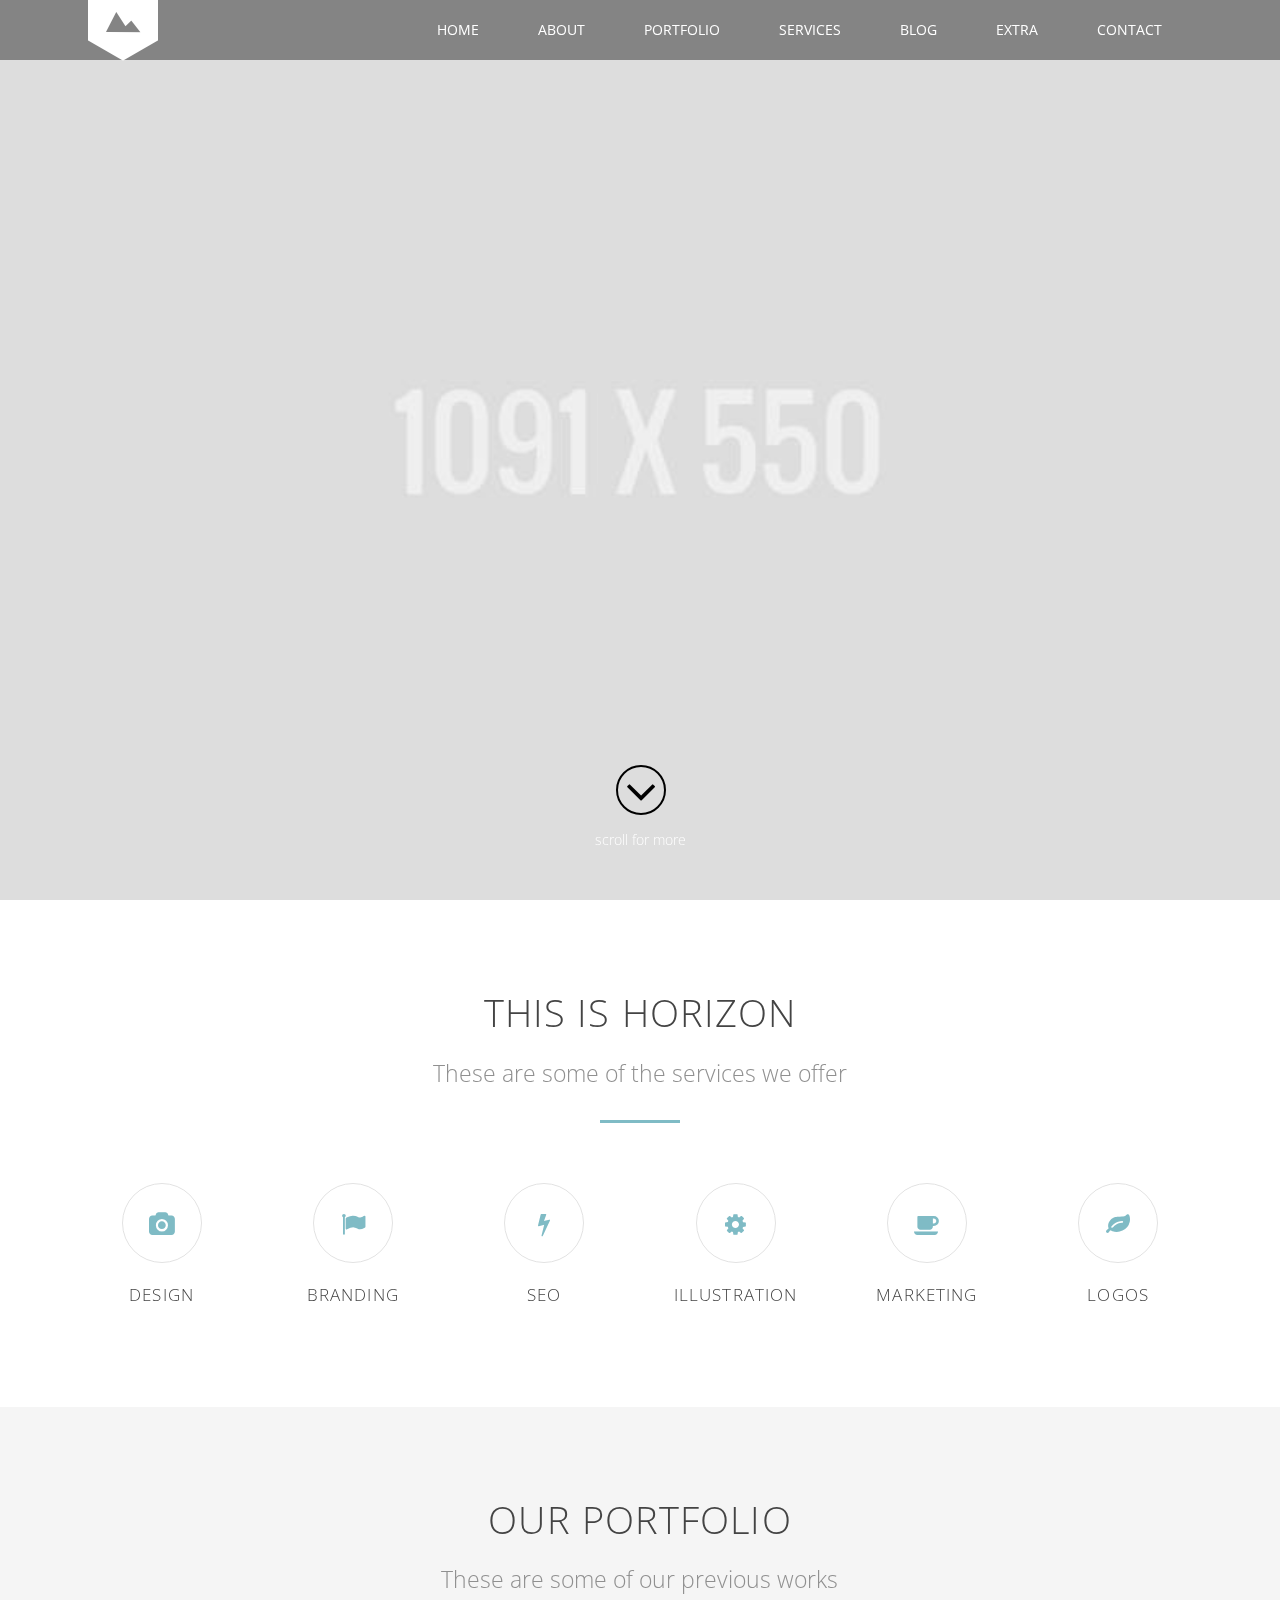
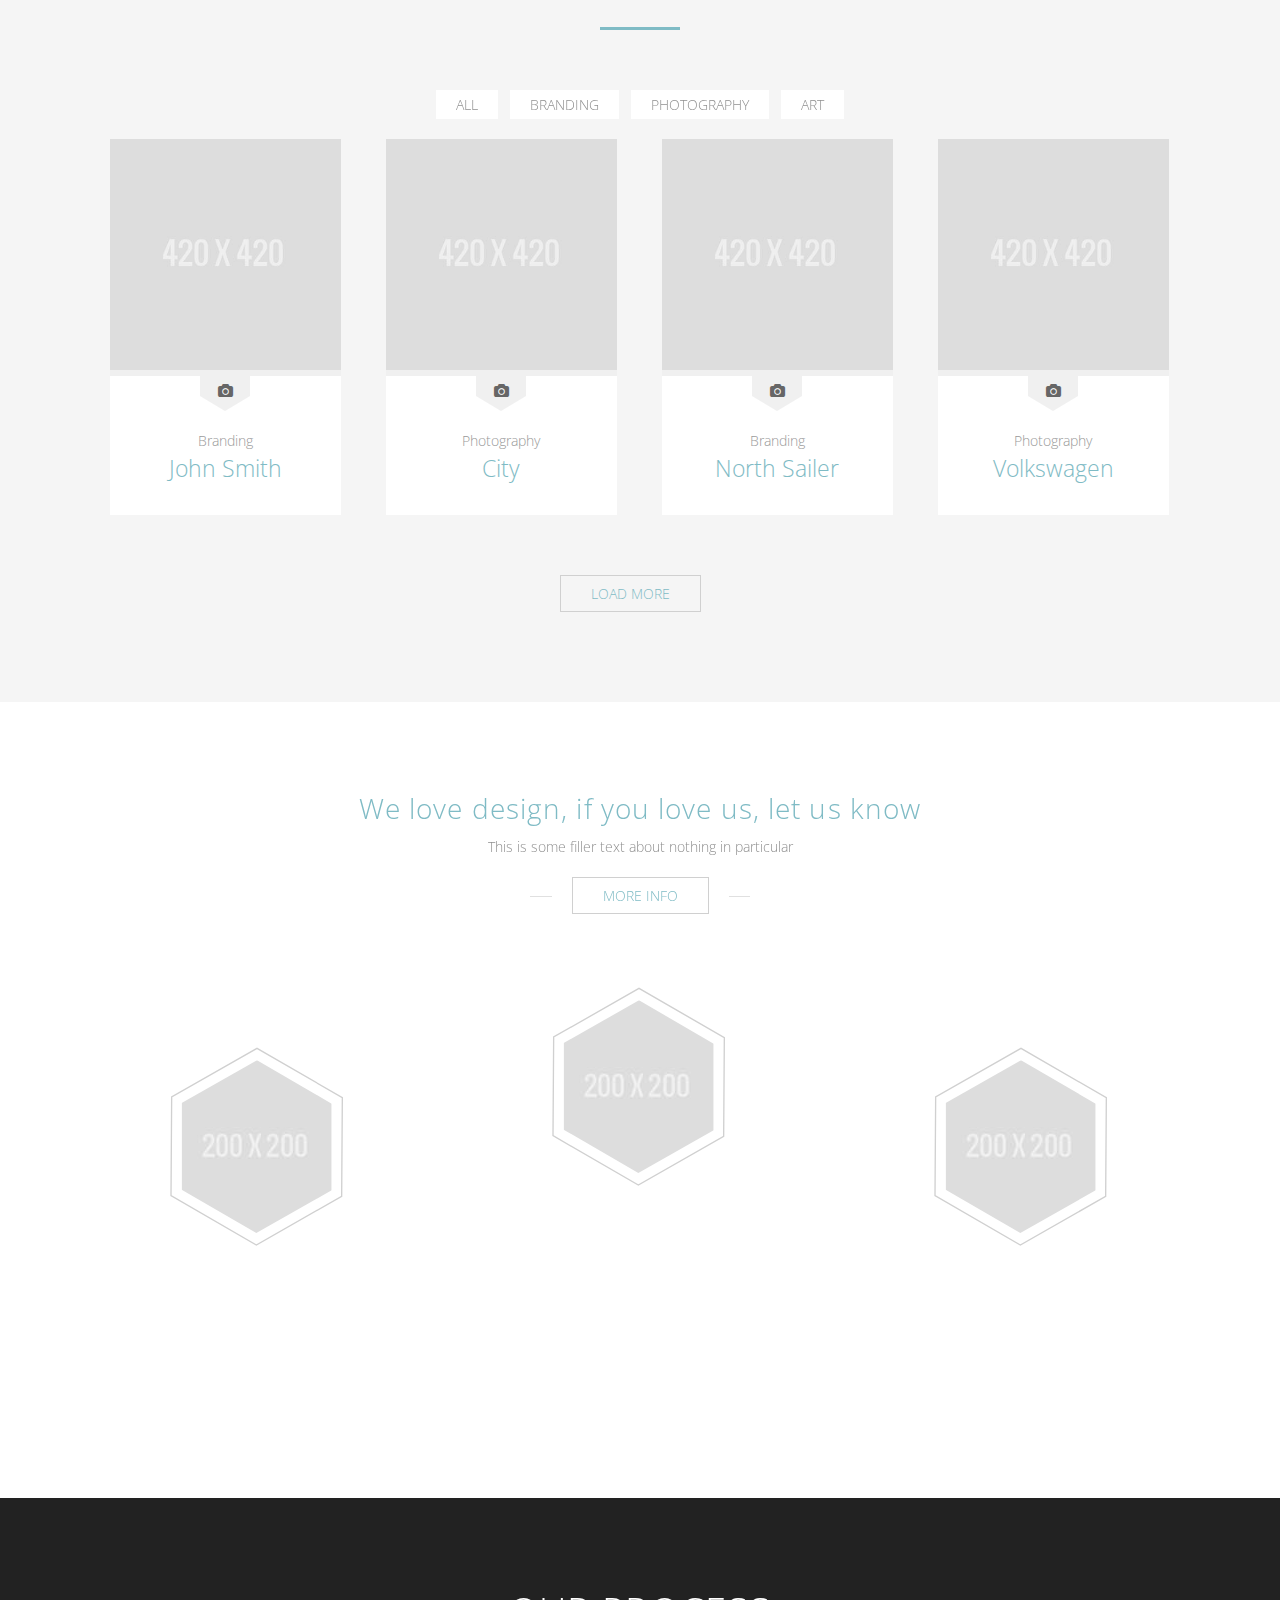
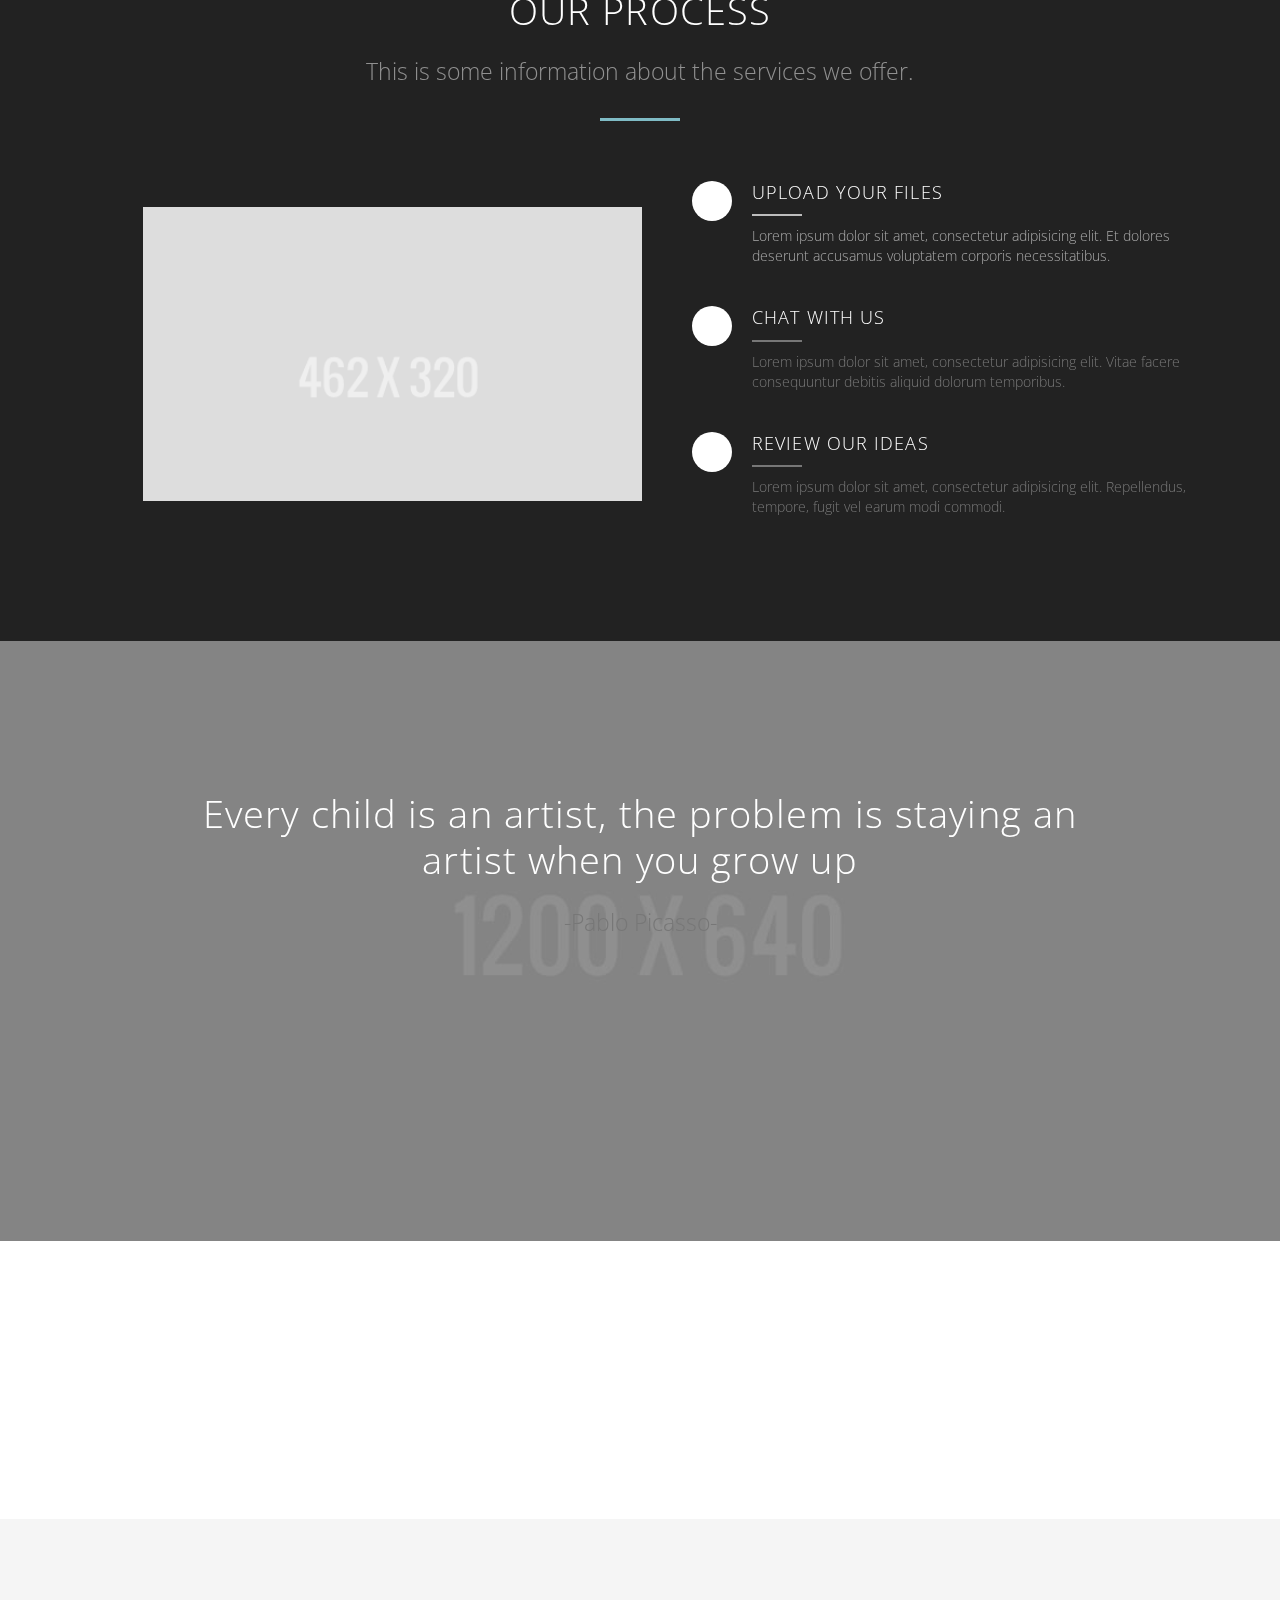
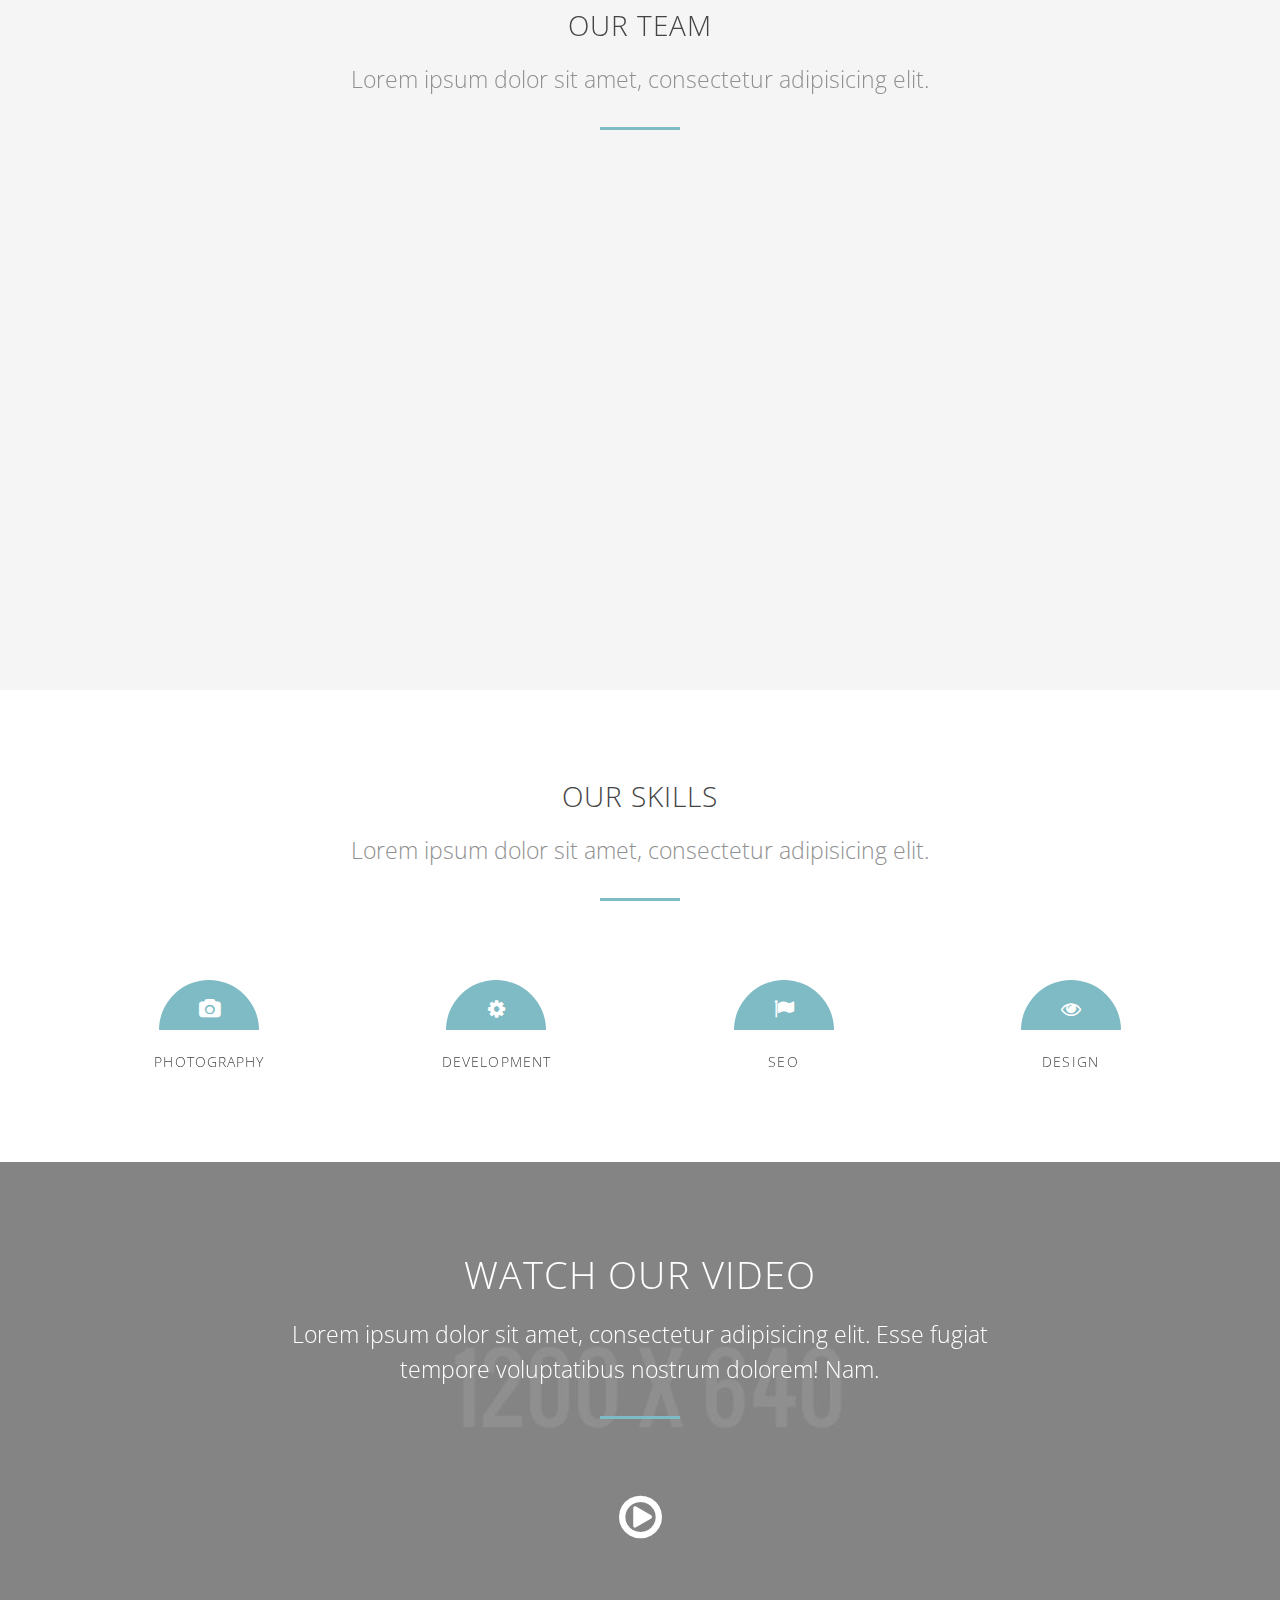
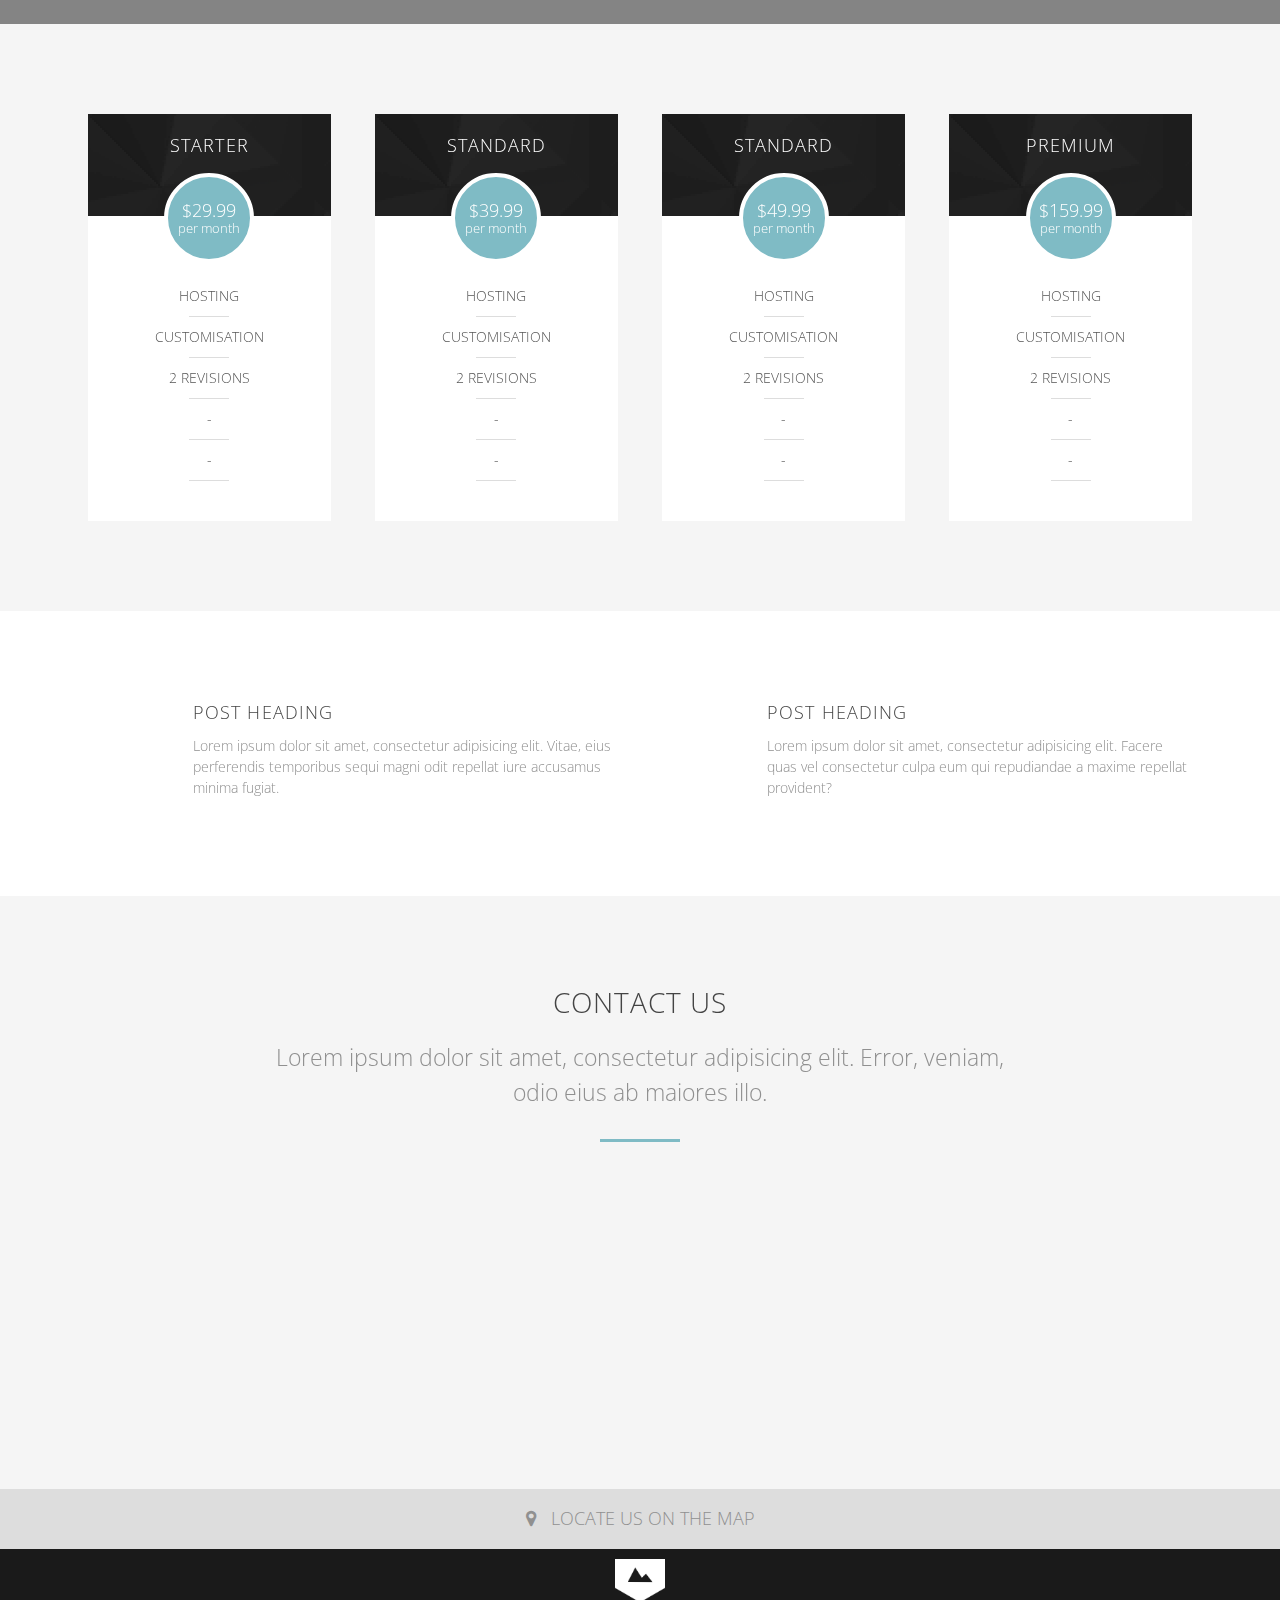
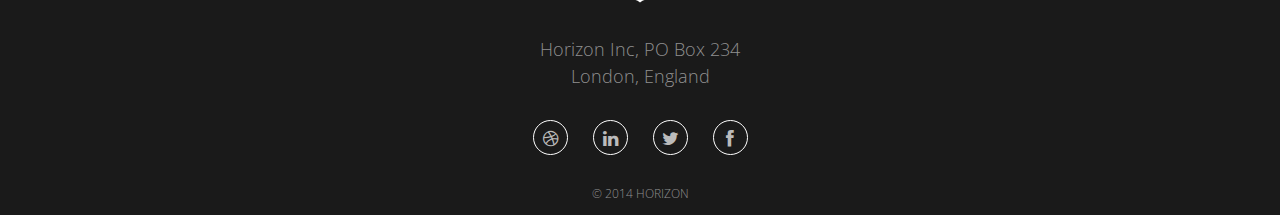
<file: index.html>
<!DOCTYPE html>
<!--[if lt IE 7]>      <html class="no-js lt-ie9 lt-ie8 lt-ie7"> <![endif]-->
<!--[if IE 7]>         <html class="no-js lt-ie9 lt-ie8"> <![endif]-->
<!--[if IE 8]>         <html class="no-js lt-ie9"> <![endif]-->
<!--[if gt IE 8]><!-->
<html class="no-js">
<!--<![endif]-->

<head>
	<meta charset="utf-8">
	<title>Horizon</title>
	<meta name="description" content="">
	<meta name="viewport" content="width=device-width, initial-scale=1.0, maximum-scale=1.0">

	<!-- Place favicon.ico and apple-touch-icon.png in the root directory -->

	<link rel="stylesheet" href="css/scripts.css">
	<link rel="stylesheet" href="font-awesome/css/font-awesome.min.css">
	<link rel="stylesheet" href="css/base.css">
	<link rel="stylesheet" href="css/grid.css">
	<link href="http://fonts.googleapis.com/css?family=Open+Sans:400,300,600,700" rel="stylesheet" type="text/css">

	<!-- Change Color Stylesheet Here -->
	<link rel="stylesheet" href="css/colors/default.css">


	<!-- TEMPLATE STYLESHEETS -->
	<link rel="stylesheet" href="css/style.css">
	<link rel="stylesheet" href="css/layout.css">

	<script src="js/vendor/modernizr-2.6.2.min.js"></script>

</head>

<body>
	<!--[if lt ie 7]>
            <p class="browsehappy">you are using an <strong>outdated</strong> browser. please <a href="http://browsehappy.com/">upgrade your browser</a> to improve your experience.</p>
        <![endif]-->

    <div class="preloader"><i class="fa fa-spinner spin"></i></div>

	<!-- STANDARD SLIDER -->
	<div class="slider-wrapper" style="background-image: url('img/slider/bg-1.jpg');">
		<ul class="main-slider bxslider">
			<li>
				<div class="caption">
					<div class="vertical-align welcome">
						<h1 class="caption-title cap-anim" data-animation="fadeInDown">Horizon <br>one page parallex</h1>
						<p class="caption-subtitle cap-anim" data-animation="fadeInUp">We love to design awesome things</p>
					</div><!-- End .vertical-align -->
				</div><!-- End .caption -->
			</li>
			<li>
				<div class="caption">
					<div class="vertical-align welcome">
						<h1 class="caption-title cap-anim" data-animation="fadeInDown">Responsive</h1>
						<p class="caption-subtitle cap-anim" data-animation="fadeInUp">A smooth and responsive template</p>
					</div><!-- End .vertical-align -->
				</div><!-- End .caption -->
			</li>
			<li>
				<div class="caption">
					<div class="vertical-align welcome">
						<h1 class="caption-title cap-anim" data-animation="fadeInDown">Retina</h1>
						<p class="caption-subtitle cap-anim" data-animation="fadeInUp">Sharp on all screens</p>
					</div><!-- End .vertical-align -->
				</div><!-- End .caption -->
			</li>
		</ul><!-- End .main-slider -->
		<a href="#about" class="down"><i class="fa fa-angle-down"></i><span>scroll for more</span></a>
	</div><!-- End .slider-wrapper -->


    <div class="header">
		<div class="container">

			<!-- LOGO -->
			<a href="index.html" class="logo">
				<img src="img/logo.png" width="70" alt="Horizon">
			</a>

			<ul id="sn" class="main_menu">
				<li><a class="current" href="index.html">Home</a></li>
				<li><a href="#about">About</a></li>
				<li><a href="#portfolio">Portfolio</a></li>
				<li><a href="#services">services</a></li>
				<li><a class="dropdown" href="blog.html">Blog</a>
					<ul>
						<li><a  href="blog.html"> Blog </a></li>
						<li><a  href="blog-single.html"> Single Post </a></li>
					</ul>
				</li>
				<li><a class="dropdown" href="extra.html">extra</a>
					<ul>
						<li><a  href="extra.html"> Elements </a></li>
						<li><a  href="tabs.html"> Toggles, accordians and tabs </a></li>
						<li class="dropdown"><a  href="extra.html"> Third level dropdown </a>
							<ul>
								<li><a  href="extra.html"> Example </a></li>
							</ul>
						</li>
					</ul>
				</li>
				<li><a href="#contact">Contact</a></li>
			</ul><!-- End .main-menu -->
		</div><!-- End .container -->
    </div><!-- End .header -->


	<!-- ABOUT -->
	<section id="about" class="sect-1">
		<div class="container">
			<div class="section-title">
				<h1 class="title">This is Horizon</h1>
				<p class="description">These are some of the services we offer</p>
			</div>

			<ul class="features">
				<li class="one-sixth">
					<i class="fa fa-camera"></i>
					<h5 class="title">Design</h5>
				</li>
				<li class="one-sixth">
					<i class="fa fa-flag"></i>
					<h5 class="title">Branding</h5>
				</li>
				<li class="one-sixth">
					<i class="fa fa-bolt"></i>
					<h5 class="title">SEO</h5>
				</li>
				<li class="one-sixth">
					<i class="fa fa-cog"></i>
					<h5 class="title">Illustration</h5>
				</li>
				<li class="one-sixth">
					<i class="fa fa-coffee"></i>
					<h5 class="title">Marketing</h5>
				</li>
				<li class="one-sixth last">
					<i class="fa fa-leaf"></i>
					<h5 class="title">Logos</h5>
				</li>
			</ul>
		</div><!-- End .container -->
	</section>


	<!-- PORTFOLIO -->
	<section id="portfolio" class="portfolio-wrapper sect-2">
		<div class="container">

			<div class="section-title">
				<h1 class="title">Our Portfolio</h1>
				<p class="description">These are some of our previous works</p>
			</div>
			
			<!-- CATEGORIES -->
			<ul class="filter-menu">
				<li class="selected" data-cat="*">All</li>
				<li data-cat="branding">Branding</li>
				<li data-cat="photography">Photography</li>
				<li data-cat="art">Art</li>
			</ul><!-- End .filter-menu -->
		</div><!-- End .container -->

		<!-- HOOK FOR PROJECT VIEWER -->
		<div class="project-wrapper"></div>

		<div class="container">
			<div class="portfolio clearfix">
				<!-- ITEM 1 -->
				<div class="port-item showme" data-cat="branding">
					<div class="port-overlay">
						<img src="img/portfolio/port-1.jpg" alt="Portfolio Image">
						<a class="project-btn" href="single-project.html"><i class="fa fa-search"></i></a>
					</div>
					<div class="port-info">
						<i class="fa fa-camera"></i>
						<span class="port-cat">Branding</span>
						<span class="port-name">John Smith</span>
					</div>
				</div><!-- End port item -->

				<!-- ITEM 2 -->
				<div class="port-item showme" data-cat="photography">
					<div class="port-overlay">
						<img src="img/portfolio/port-2.jpg" alt="Portfolio Image">
						<a class="project-btn" href="single-project-full.html"><i class="fa fa-search"></i></a>
					</div>
					<div class="port-info">
						<i class="fa fa-camera"></i>
						<span class="port-cat">Photography</span>
						<span class="port-name">City</span>
					</div>
				</div><!-- End port item -->

				<!-- ITEM 3 -->
				<div class="port-item showme" data-cat="branding">
					<div class="port-overlay">
						<img src="img/portfolio/port-3.jpg" alt="Portfolio Image">
						<a class="lightbox-btn" data-pp="prettyPhoto"  href="img/portfolio/port-3.jpg"><i class="fa fa-search"></i></a>
					</div>
					<div class="port-info">
						<i class="fa fa-camera"></i>
						<span class="port-cat">Branding</span>
						<span class="port-name">North Sailer</span>
					</div>
				</div><!-- End port item -->

				<!-- ITEM 4-->
				<div class="port-item showme" data-cat="art">
					<div class="port-overlay">
						<img src="img/portfolio/port-4.jpg" alt="Portfolio Image">
						<a class="project-btn" href="single-project.html"><i class="fa fa-search"></i></a>
					</div>
					<div class="port-info">
						<i class="fa fa-camera"></i>
						<span class="port-cat">Photography</span>
						<span class="port-name">Volkswagen</span>
					</div>
				</div><!-- End port item -->

				<!-- ROW 2 -->

				<!-- ITEM 5 -->
				<div class="port-item" data-cat="branding">
					<div class="port-overlay">
						<img src="img/portfolio/port-5.jpg" alt="Portfolio Image">
						<a class="project-btn" href="single-project.html"><i class="fa fa-search"></i></a>
					</div>
					<div class="port-info">
						<i class="fa fa-camera"></i>
						<span class="port-cat">Branding</span>
						<span class="port-name">John Smith</span>
					</div>
				</div><!-- End port item -->

				<!-- ITEM 6 -->
				<div class="port-item" data-cat="photography">
					<div class="port-overlay">
						<img src="img/portfolio/port-6.jpg" alt="Portfolio Image">
						<a class="project-btn" href="single-project.html"><i class="fa fa-search"></i></a>
					</div>
					<div class="port-info">
						<i class="fa fa-camera"></i>
						<span class="port-cat">Photography</span>
						<span class="port-name">City</span>
					</div>
				</div><!-- End port item -->

				<!-- ITEM 7 -->
				<div class="port-item" data-cat="branding">
					<div class="port-overlay">
						<img src="img/portfolio/port-7.jpg" alt="Portfolio Image">
						<a class="project-btn" href="single-project.html"><i class="fa fa-search"></i></a>
					</div>
					<div class="port-info">
						<i class="fa fa-camera"></i>
						<span class="port-cat">Branding</span>
						<span class="port-name">North Sailer</span>
					</div>
				</div><!-- End port item -->

				<!-- ITEM 8-->
				<div class="port-item" data-cat="art">
					<div class="port-overlay">
						<img src="img/portfolio/port-8.jpg" alt="Portfolio Image">
						<a class="project-btn" href="single-project.html"><i class="fa fa-search"></i></a>
					</div>
					<div class="port-info">
						<i class="fa fa-camera"></i>
						<span class="port-cat">Photography</span>
						<span class="port-name">Volkswagen</span>
					</div>
				</div><!-- End port item -->

				<!-- ROW 3 -->

				<!-- ITEM 9 -->
				<div class="port-item" data-cat="branding">
					<div class="port-overlay">
						<img src="img/portfolio/port-9.jpg" alt="Portfolio Image">
						<a class="project-btn" href="single-project.html"><i class="fa fa-search"></i></a>
					</div>
					<div class="port-info">
						<i class="fa fa-camera"></i>
						<span class="port-cat">Branding</span>
						<span class="port-name">John Smith</span>
					</div>
				</div><!-- End port item -->

				<!-- ITEM 10 -->
				<div class="port-item" data-cat="photography">
					<div class="port-overlay">
						<img src="img/portfolio/port-10.jpg" alt="Portfolio Image">
						<a class="project-btn" href="single-project.html"><i class="fa fa-search"></i></a>
					</div>
					<div class="port-info">
						<i class="fa fa-camera"></i>
						<span class="port-cat">Photography</span>
						<span class="port-name">City</span>
					</div>
				</div><!-- End port item -->

				<!-- ITEM 11 -->
				<div class="port-item" data-cat="branding">
					<div class="port-overlay">
						<img src="img/portfolio/port-11.jpg" alt="Portfolio Image">
						<a class="project-btn" href="single-project.html"><i class="fa fa-search"></i></a>
					</div>
					<div class="port-info">
						<i class="fa fa-camera"></i>
						<span class="port-cat">Branding</span>
						<span class="port-name">North Sailer</span>
					</div>
				</div><!-- End port item -->

				<!-- ITEM 12 -->
				<div class="port-item" data-cat="art">
					<div class="port-overlay">
						<img src="img/portfolio/port-12.jpg" alt="Portfolio Image">
						<a class="project-btn" href="single-project.html"><i class="fa fa-search"></i></a>
					</div>
					<div class="port-info">
						<i class="fa fa-camera"></i>
						<span class="port-cat">Photography</span>
						<span class="port-name">Volkswagen</span>
					</div>
				</div><!-- End port item -->

			</div><!-- End .portfolio -->
		</div><!-- End .container -->

		<a href="#" id="load-more" class="button outline">Load more</a>
	</section>


	<!-- CALLOUT -->
	<section id="services" class="sect-1">
		<div class="container">
			<div class="callout">
				<h3 class="title">We love design, if you love us, let us know</h3>
				<p>This is some filler text about nothing in particular</p>
				<a href="#contact" class="button outline">More Info</a>
			</div><!-- End .callout -->

			<ul class="feature-imgs">
				<li class="one-third animated" data-animate="flipInY">
                    <div class="feature-hex">
                        <img src="img/features/features-1.jpg" alt="feature image 1" />
                    </div>

					<h4 class="title">Research</h4>
					<p>This is the stage most often forgotton, but is vitally important</p>
				</li>
				<li class="one-third animated middle" data-animate="flipInY" data-animate-delay="1500">
					<div class="feature-hex">
                        <img src="img/features/features-2.jpg" alt="feature image 2" />
                    </div>

					<h4 class="title">Planning</h4>
					<p>May seem like a waste of time, but in fact greatly increases productivity</p>
				</li>
				<li class="one-third animated last" data-animate="flipInY" data-animate-delay="2000">
					<div class="feature-hex">
                        <img src="img/features/features-3.jpg" alt="feature image 2" />
                    </div>

					<h4 class="title">Design</h4>
					<p>The bit where all the fun and magic happens</p>
				</li>
			</ul>

		</div><!-- End .container -->
	</section>


	<section id="process" class="sect-4">
		<div class="container">

			<div class="section-title">
				<h1 class="title">Our Process</h1>
				<p class="description">This is some information about the services we offer.</p>
			</div>

			<div class="one-half process-slider-wrap">
				<ul class="process-slider bxslider">
					<li>
						<img src="img/process/process-1.png" alt=""/>
					</li>
					<li>
						<img src="img/process/process-2.png" alt=""/>
					</li>
					<li>
						<img src="img/process/process-3.png" alt=""/>
					</li>
				</ul><!-- End .process-slider -->
			</div><!-- End one-half -->

			<div class="one-half last">
				<ul class="process-list">
					<li class="current">
						<i class="fa fa-camera"></i>
						<h4 class="process-title">Upload Your Files</h4>
						<p>Lorem ipsum dolor sit amet, consectetur adipisicing elit. Et dolores deserunt accusamus voluptatem corporis necessitatibus.</p>
					</li>
					<li>
						<i class="fa fa-camera"></i>
						<h4 class="process-title">Chat With Us</h4>
						<p>Lorem ipsum dolor sit amet, consectetur adipisicing elit. Vitae facere consequuntur debitis aliquid dolorum temporibus.</p>
					</li>
					<li>
						<i class="fa fa-camera"></i>
						<h4 class="process-title">Review Our Ideas</h4>
						<p>Lorem ipsum dolor sit amet, consectetur adipisicing elit. Repellendus, tempore, fugit vel earum modi commodi.</p>
					</li>
				</ul>
			</div><!-- End .one-half -->
		</div><!-- End .container -->
	</section>


	<!-- TESTIMONIALS -->
	<section id="testimonials" class="testimonials">
		<div class="tint">
			<div class="container">

				<ul class="testimonial bxslider">
					<li>
						<h1 class="quote">
							<i class="icon-left-quote"></i>Every child is an artist, the problem is staying an artist when you grow up<i class="icon-right-quote"></i>
						</h1>
						<span class="name">-Pablo Picasso-</span>
					</li>
					<li>
						<h1 class="quote">
							<i class="icon-left-quote"></i>
							Creativity is allowing yourself to make mistakes. Art is knowing which ones to keep.
						</h1>
						<span class="name">-James Russell Lowell-</span>
					</li>
					<li>
						<h1 class="quote">
							<i class="icon-left-quote"></i>
							Creativity requires the courage to let go of certainties.
							<i class="icon-right-quote"></i>
						</h1>
						<span class="name">-Erich Fromm-</span>
					</li>
				</ul><!-- End .testimonial -->

			</div><!-- End .container -->
		</div><!-- End .tint -->
	</section>


	<!-- CLIENTS -->
	<div class="clients">
		<div class="container sect-3">
			<ul>
				<li class="animated" data-animate="fadeInDown">
					<img src="img/clients/logo-1.png" alt="Client logo">
				</li>
				<li class="animated" data-animate="fadeInDown" data-animate-delay="1000">
					<img src="img/clients/logo-2.png" alt="Client logo">
				</li>
				<li class="animated" data-animate="fadeInDown" data-animate-delay="1500">
					<img src="img/clients/logo-3.png" alt="Client logo">
				</li>
				<li class="animated" data-animate="fadeInDown" data-animate-delay="2000">
					<img src="img/clients/logo-4.png" alt="Client logo">
				</li>
				<li class="animated" data-animate="fadeInDown" data-animate-delay="2500">
					<img src="img/clients/logo-5.png" alt="Client logo">
				</li>
			</ul>
		</div><!-- End .container -->
	</div><!-- End .clients -->


	<!-- TEAM -->
	<section class="sect-2">
		<div class="container">

			<div class="section-title">
				<h3 class="title">Our Team</h3>
				<p class="description">Lorem ipsum dolor sit amet, consectetur adipisicing elit.</p>
			</div>

			<ul class="team">
				<li class="one-fourth animated" data-animate="flipInY">
					<div class="img-wrap">
						<img src="img/team/team-1.jpg" alt="Team Member">
						<i class="fa fa-camera"></i>
					</div>
					<span class="team-name">John Green</span>
					<span class="team-job">Tech Guy</span>
					<ul class="social-icons">
						<li><a href="#"><i class="fa fa-twitter"></i></a></li>
						<li><a href="#"><i class="fa fa-facebook"></i></a></li>
						<li><a href="#"><i class="fa fa-rss"></i></a></li>
						<li><a href="#"><i class="fa fa-dribbble"></i></a></li>
					</ul><!-- End .social-icons -->
				</li><!-- End .one-fourth -->
				<li class="one-fourth animated" data-animate="flipInY" data-animate-delay="1000">
					<div class="img-wrap">
						<img src="img/team/team-2.jpg" alt="Team Member">
						<i class="fa fa-tint"></i>
					</div>
					<span class="team-name">Peter Brown</span>
					<span class="team-job">Illustator</span>
					<ul class="social-icons">
						<li><a href="#"><i class="fa fa-twitter"></i></a></li>
						<li><a href="#"><i class="fa fa-facebook"></i></a></li>
						<li><a href="#"><i class="fa fa-rss"></i></a></li>
						<li><a href="#"><i class="fa fa-dribbble"></i></a></li>
					</ul><!-- End .social-icons -->
				</li><!-- End .one-fourth -->
				<li class="one-fourth animated" data-animate="flipInY" data-animate-delay="1500">
					<div class="img-wrap">
						<img src="img/team/team-3.jpg" alt="Team Member">
						<i class="fa fa-coffee"></i>
					</div>
					<span class="team-name">Jane Red</span>
					<span class="team-job">Web Designer</span>
					<ul class="social-icons">
						<li><a href="#"><i class="fa fa-twitter"></i></a></li>
						<li><a href="#"><i class="fa fa-facebook"></i></a></li>
						<li><a href="#"><i class="fa fa-rss"></i></a></li>
						<li><a href="#"><i class="fa fa-dribbble"></i></a></li>
					</ul><!-- End .social-icons -->
				</li><!-- End .one-fourth -->
				<li class="one-fourth last animated" data-animate="flipInY" data-animate-delay="2000">
					<div class="img-wrap">
						<img src="img/team/team-4.jpg" alt="Team Member">
						<i class="fa fa-rocket"></i>
					</div>
					<span class="team-name">Richard Blue</span>
					<span class="team-job">CEO</span>
					<ul class="social-icons">
						<li><a href="#"><i class="fa fa-twitter"></i></a></li>
						<li><a href="#"><i class="fa fa-facebook"></i></a></li>
						<li><a href="#"><i class="fa fa-rss"></i></a></li>
						<li><a href="#"><i class="fa fa-dribbble"></i></a></li>
					</ul><!-- End .social-icons -->
				</li><!-- End .one-fourth -->
			</ul><!-- End .team -->

		</div><!-- End .container -->
	</section>


	<!-- OUR SKILLS -->
	<section id="skills" class="sect-1">

		<div class="section-title">
			<h3 class="title">Our Skills</h3>
			<p class="description">Lorem ipsum dolor sit amet, consectetur adipisicing elit.</p>
		</div>

		<ul class="skills container">
			<li class="one-fourth">
				<div class="skill-bar" data-percent="50"></div>
				<div class="skill-semi"><i class="fa fa-camera"></i></div>
				<h6 class="skill-title">Photography</h6>
			</li>
			<li class="one-fourth">
				<div class="skill-bar" data-percent="70"></div>
				<div class="skill-semi"><i class="fa fa-cog"></i></div>
				<h6 class="skill-title">Development</h6>
			</li>
			<li class="one-fourth">
				<div class="skill-bar" data-percent="40"></div>
				<div class="skill-semi"><i class="fa fa-flag"></i></div>
				<h6 class="skill-title">SEO</h6>
			</li>
			<li class="one-fourth last">
				<div class="skill-bar" data-percent="90"></div>
				<div class="skill-semi"><i class="fa fa-eye"></i></div>
				<h6 class="skill-title">Design</h6>
			</li>
		</ul>

	</section>


	<!-- CAllOUT -->
	<div class="image-callout image-section">
        <div class="tint">
            <div class="container">
                <div class="section-title">
                    <h1 class="title">Watch our video</h1>
                    <p class="description">Lorem ipsum dolor sit amet, consectetur adipisicing elit. Esse fugiat tempore voluptatibus nostrum dolorem! Nam.</p>
                </div><!-- End .section-title -->

                <a class="video-button" href="http://www.youtube.com/watch?v=XSGBVzeBUbk" data-pp="prettyPhoto" title=""><i class="fa fa-play-circle-o"></i></a>
            </div><!-- End .container -->
        </div><!-- End .tint -->
	</div><!-- End .image-callout -->


	<!-- PRICING -->
	<section id="pricing" class="sect-2">
		<div class="container">

			<div class="one-fourth">
				<div class="price-head">
					<h4 class="price-title">Starter</h4>
					<div class="price-label">$29.99 <span>per month</span></div>
				</div>
				<ul class="price-content">
					<li>Hosting</li>
					<li>Customisation</li>
					<li>2 revisions</li>
					<li>-</li>
					<li>-</li>
				</ul>
			</div>

			<div class="one-fourth">
				<div class="price-head">
					<h4 class="price-title">Standard</h4>
					<div class="price-label">$39.99 <span>per month</span></div>
				</div>
				<ul class="price-content">
					<li>Hosting</li>
					<li>Customisation</li>
					<li>2 revisions</li>
					<li>-</li>
					<li>-</li>
				</ul>
			</div>

			<div class="one-fourth">
				<div class="price-head">
					<h4 class="price-title">Standard</h4>
					<div class="price-label">$49.99 <span>per month</span></div>
				</div>
				<ul class="price-content">
					<li>Hosting</li>
					<li>Customisation</li>
					<li>2 revisions</li>
					<li>-</li>
					<li>-</li>
				</ul>
			</div>

			<div class="one-fourth last">
				<div class="price-head">
					<h4 class="price-title">Premium</h4>
					<div class="price-label">$159.99 <span>per month</span></div>
				</div>
				<ul class="price-content">
					<li>Hosting</li>
					<li>Customisation</li>
					<li>2 revisions</li>
					<li>-</li>
					<li>-</li>
				</ul>
			</div>

		</div>
	</section>


	<!-- RECENT POSTS -->
	<section id="posts" class="sect-1">
		<div class="container">

			<div class="one-half">
				<div class="post-date animated">
					<div>Jan</div>
					<div class="day">05</div>
				</div>
				<!-- End post-date -->
				<div class="post-content">
					<h4 class="title"><a href="single-post.html">Post Heading</a></h4>
					<p>Lorem ipsum dolor sit amet, consectetur adipisicing elit. Vitae, eius perferendis temporibus sequi magni odit repellat iure accusamus minima fugiat.</p>
				</div><!-- content -->
			</div><!-- End .one-half -->

			<div class="one-half last">
				<div class="post-date animated" data-animate="fadeInDown" data-animate-delay="1000">
					<div>MAR</div>
					<div class="day">28</div>
				</div><!-- End post-date -->
				<div class="post-content">
					<h4 class="title"><a href="single-post.html">Post Heading</a></h4>
					<p>Lorem ipsum dolor sit amet, consectetur adipisicing elit. Facere quas vel consectetur culpa eum qui repudiandae a maxime repellat provident?</p>
				</div><!-- content -->
			</div><!-- End .one-half -->
		</div><!-- End .container -->
	</section>


	<!-- CONTACT -->
	<section id="contact" class="sect-2">
		<div class="container">

			<div class="section-title">
				<h3 class="title">Contact Us</h3>
				<p class="description">Lorem ipsum dolor sit amet, consectetur adipisicing elit. Error, veniam, odio eius ab maiores illo.</p>
			</div>
			<form method="post" action="php/send_message.php" class="contact-form">
				<div class="one-half animated" data-animate="fadeInDown">
					<span>
						<input type="text" name="name" id="name" placeholder="name">
					</span>
					<span>
						<input type="email" name="email" id="email" placeholder="email">
					</span>
					<span>
						<input type="text" name="subject" id="subject" placeholder="subject">
					</span>
				</div><!-- End .one-third -->

				<div class="one-half last animated" data-animate="fadeInDown" data-animate-delay="1000">
					<span>
						<textarea name="message" id="message" placeholder="message"></textarea>
					</span>
				</div><!-- End .one-half -->
				<button id="submit" type="submit" class="contact-button animated" data-animate="fadeInDown" data-animate-delay="1000">Send Message</button>
			</form>

		</div><!-- End .container -->

	</section>


	<!-- MAP -->
    <div class="map-button">
      <i class="fa fa-map-marker"></i> LOCATE US ON THE MAP
    </div>
    <div class="map-wrapper">
      <div id="google-map"></div>
    </div><!-- End .map-wrapper -->

    <!-- MAP LOCATION WINDOW -->
    <div id="content">
        <div id="siteNotice">
        </div>
        <h2 id="firstHeading" class="firstHeading">HORIZON</h2>
        <div id="bodyContent">
            <p>This is us, drop by sometime.</p>
        </div>
    </div><!--  End #content -->


	<section class="footer">
		<img class="footer-logo" src="img/logo.png" width="50" alt="">
		<div class="address">
			Horizon Inc, PO Box 234
			<br>London, England
		</div><!-- End .address -->

		<ul class="social-icons">
			<li><a href="#"><i class="fa fa-dribbble"></i></a></li>
			<li><a href="#"><i class="fa fa-linkedin"></i></a></li>
			<li><a href="#"><i class="fa fa-twitter"></i></a></li>
			<li><a href="#"><i class="fa fa-facebook"></i></a></li>
		</ul>

		<div class="copy">© 2014 HORIZON</div>
	</section>

	<!-- JQUERY -->
    <script src="js/vendor/jquery.min.js"></script>

	<!-- PLUGINS -->
    <script type="text/javascript" src="http://maps.google.com/maps/api/js?sensor=false"></script>
    <script src="js/scripts.js"></script>
    <script src="js/plugins.js"></script>

	<!-- THEME SCRIPT -->
    <script src="js/main.js"></script>


</body>

</html>
</file>
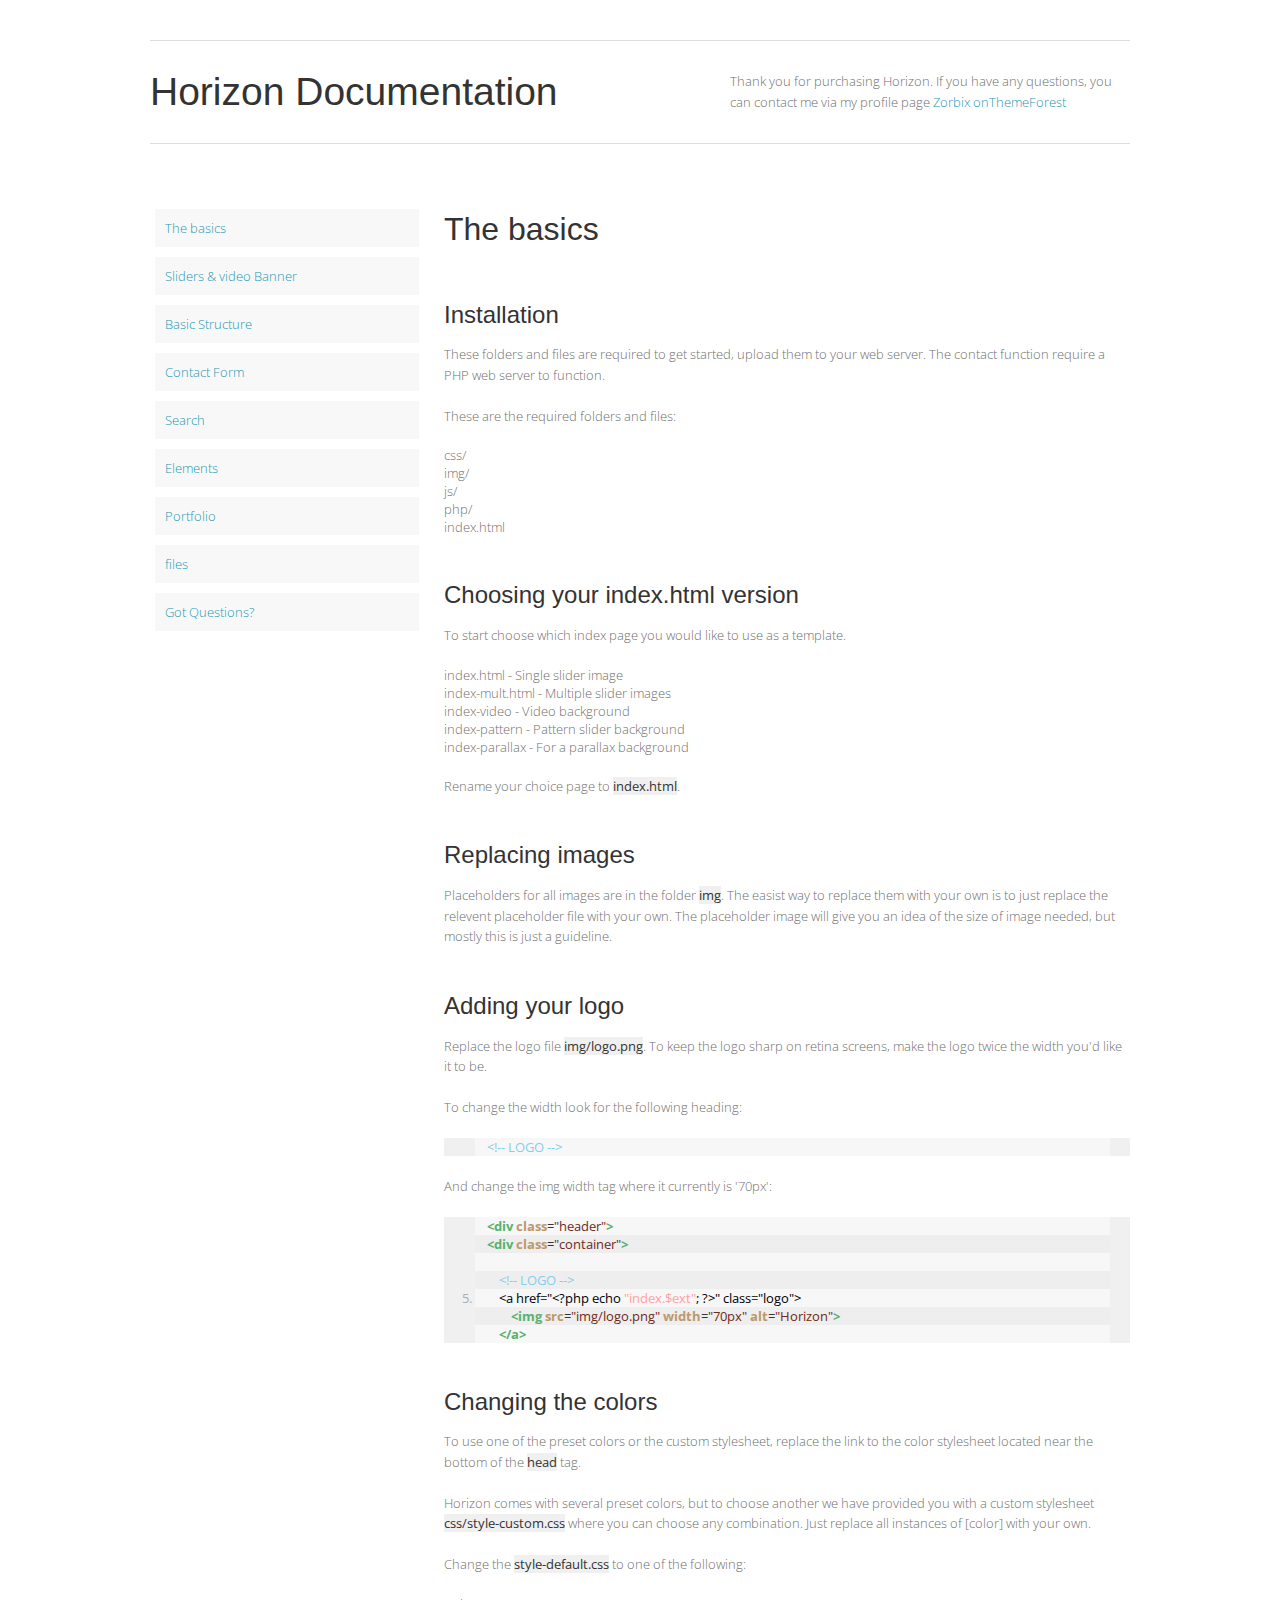
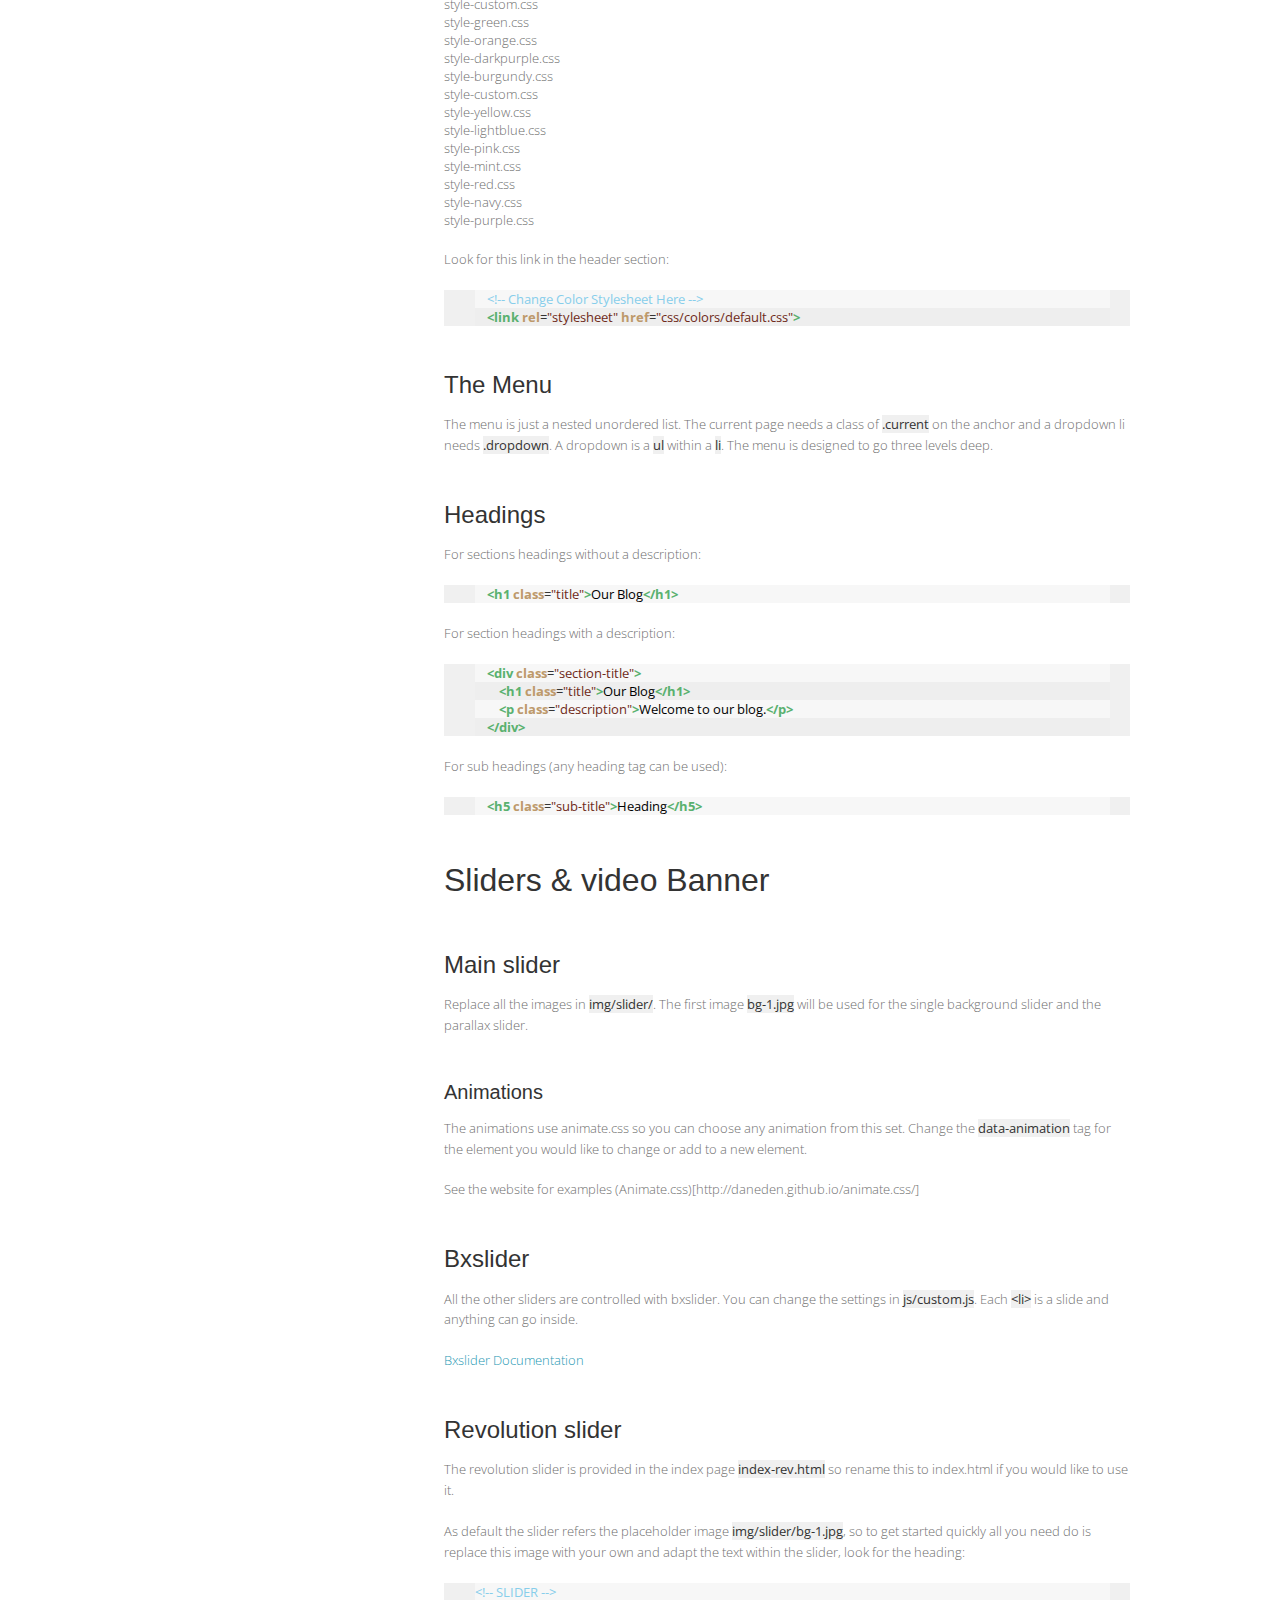
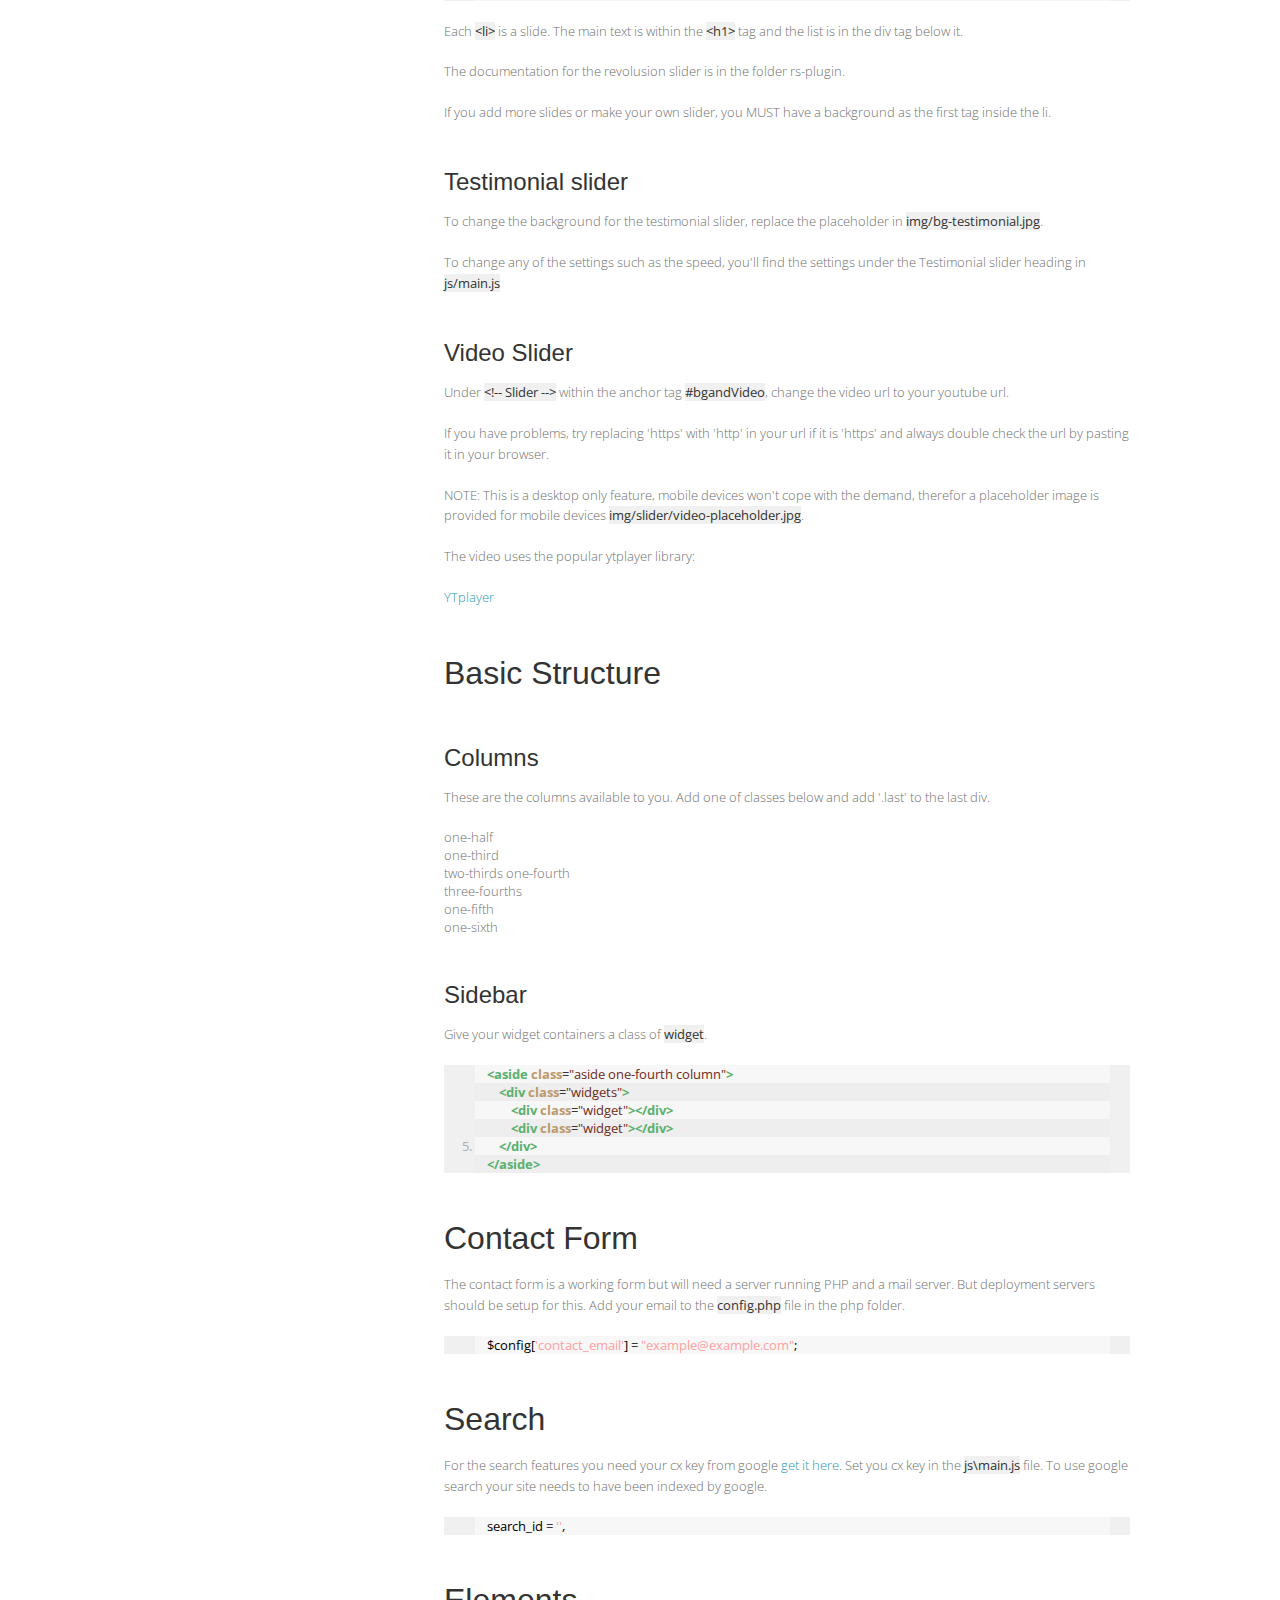
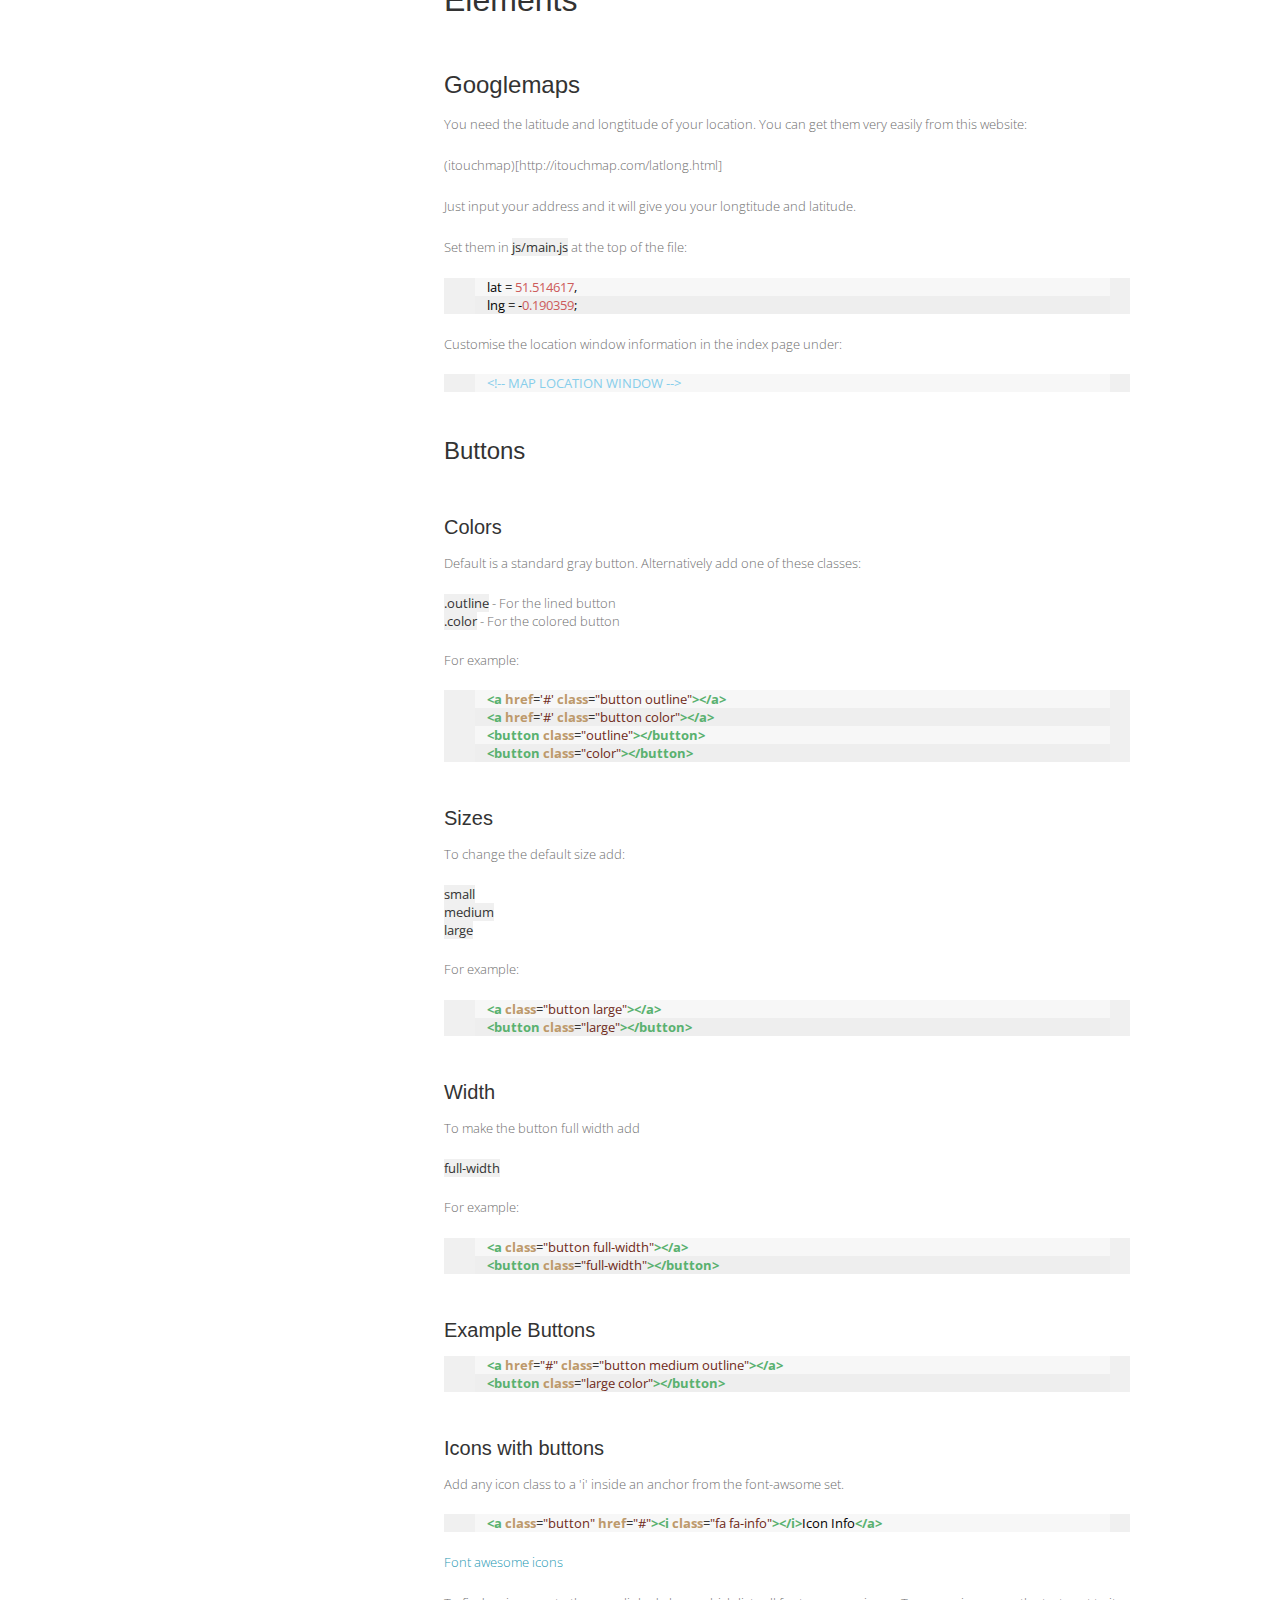
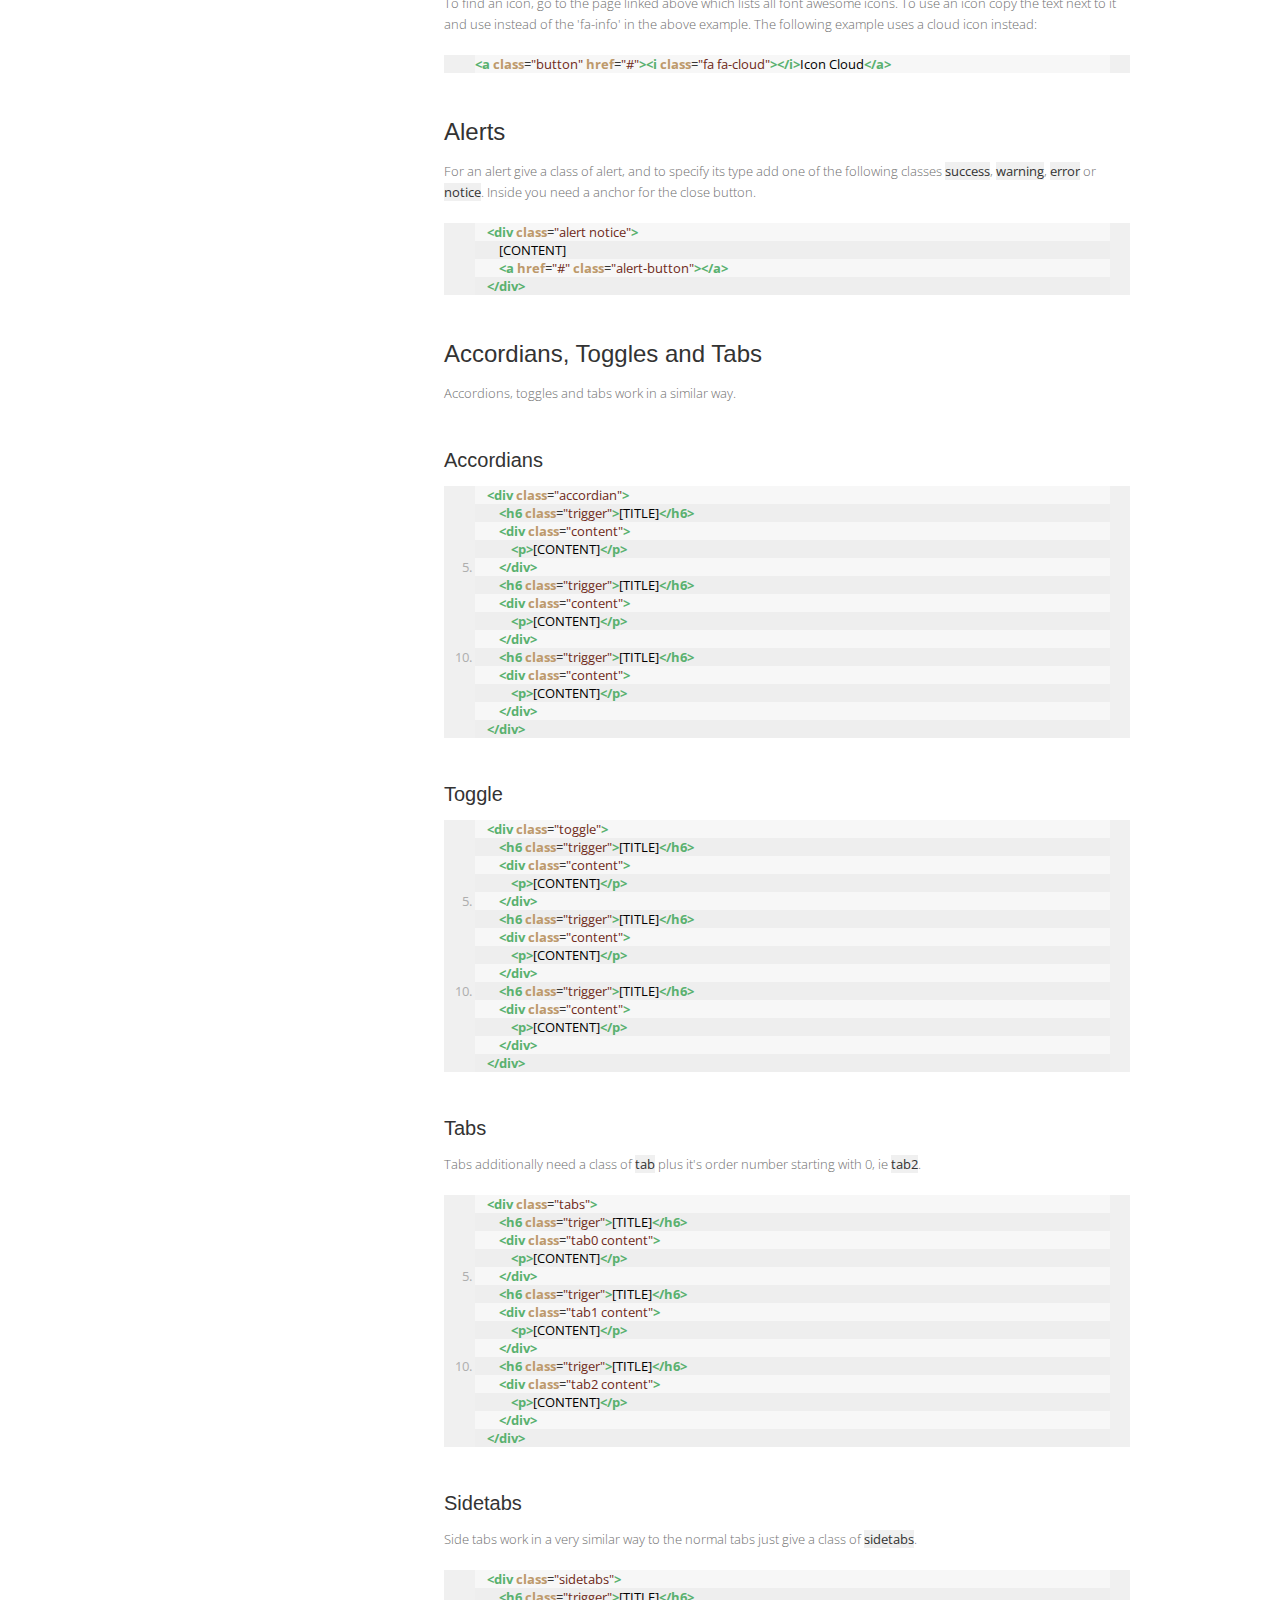
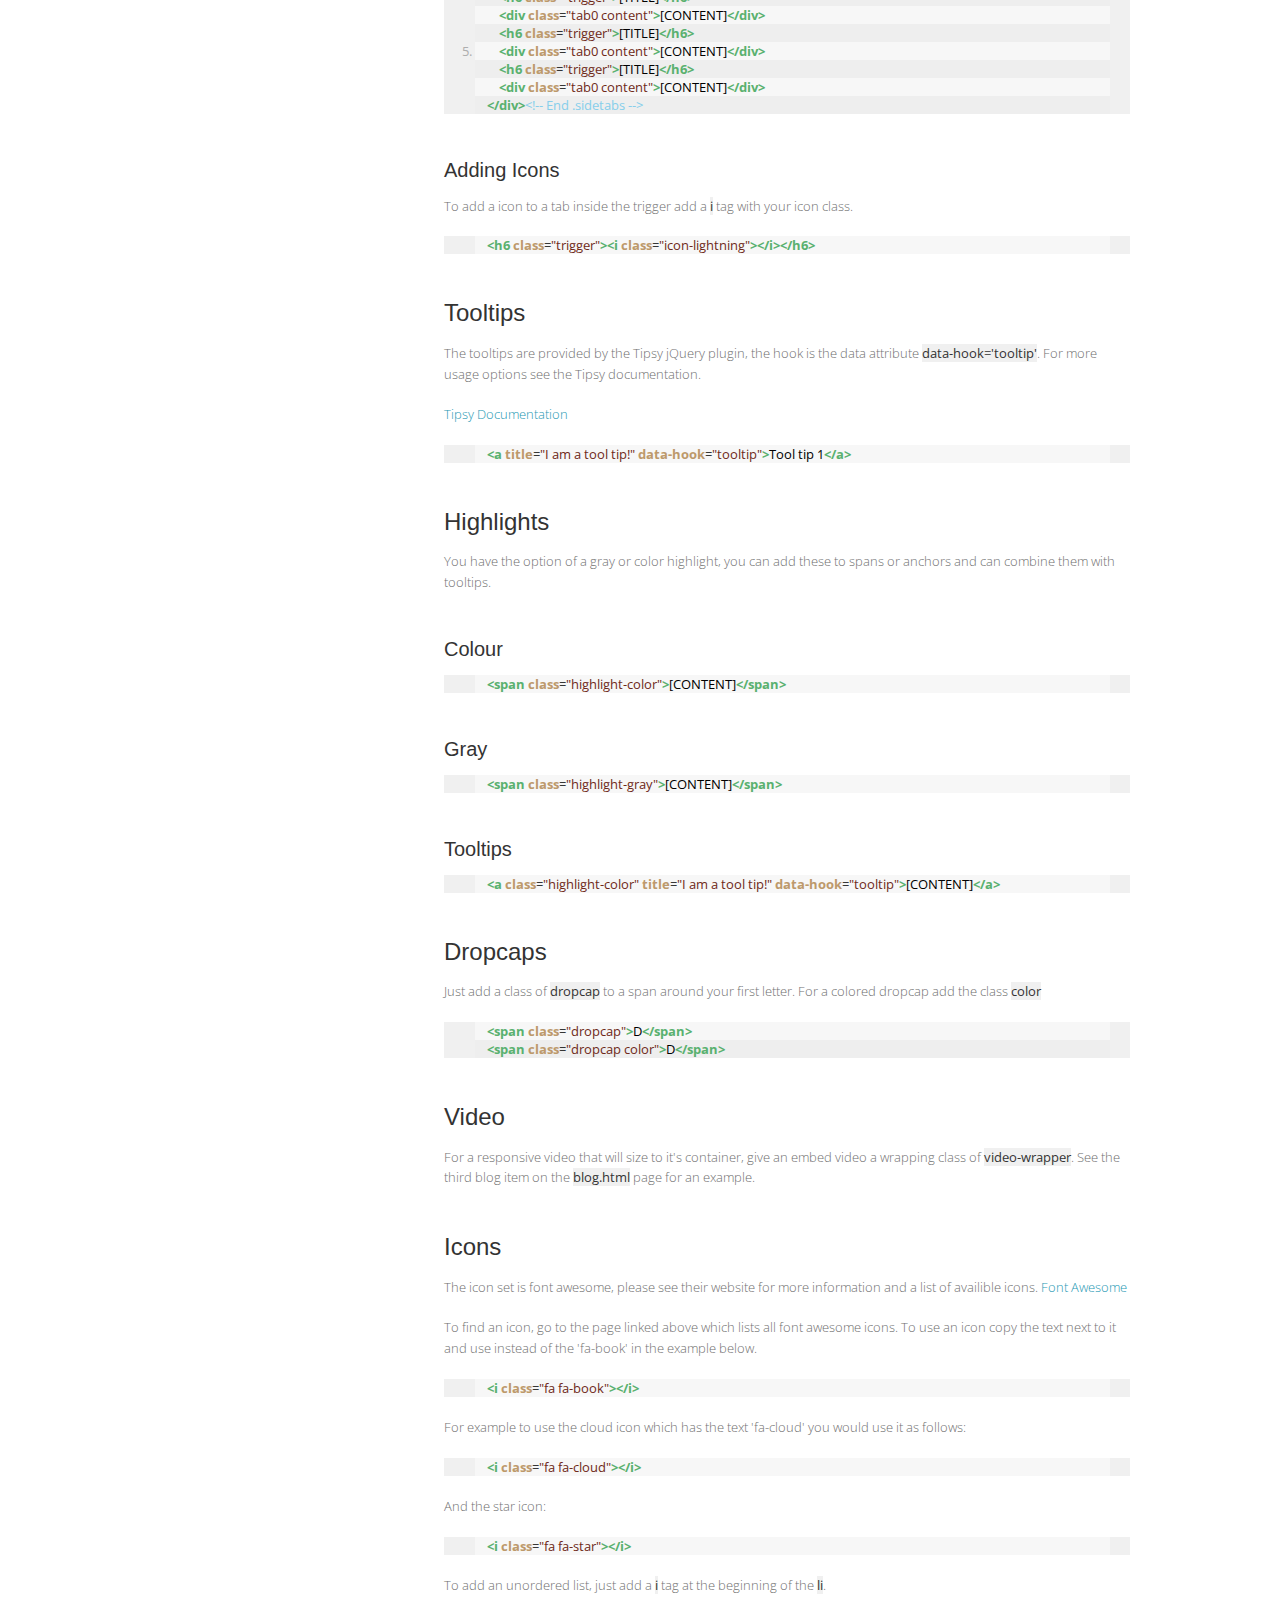
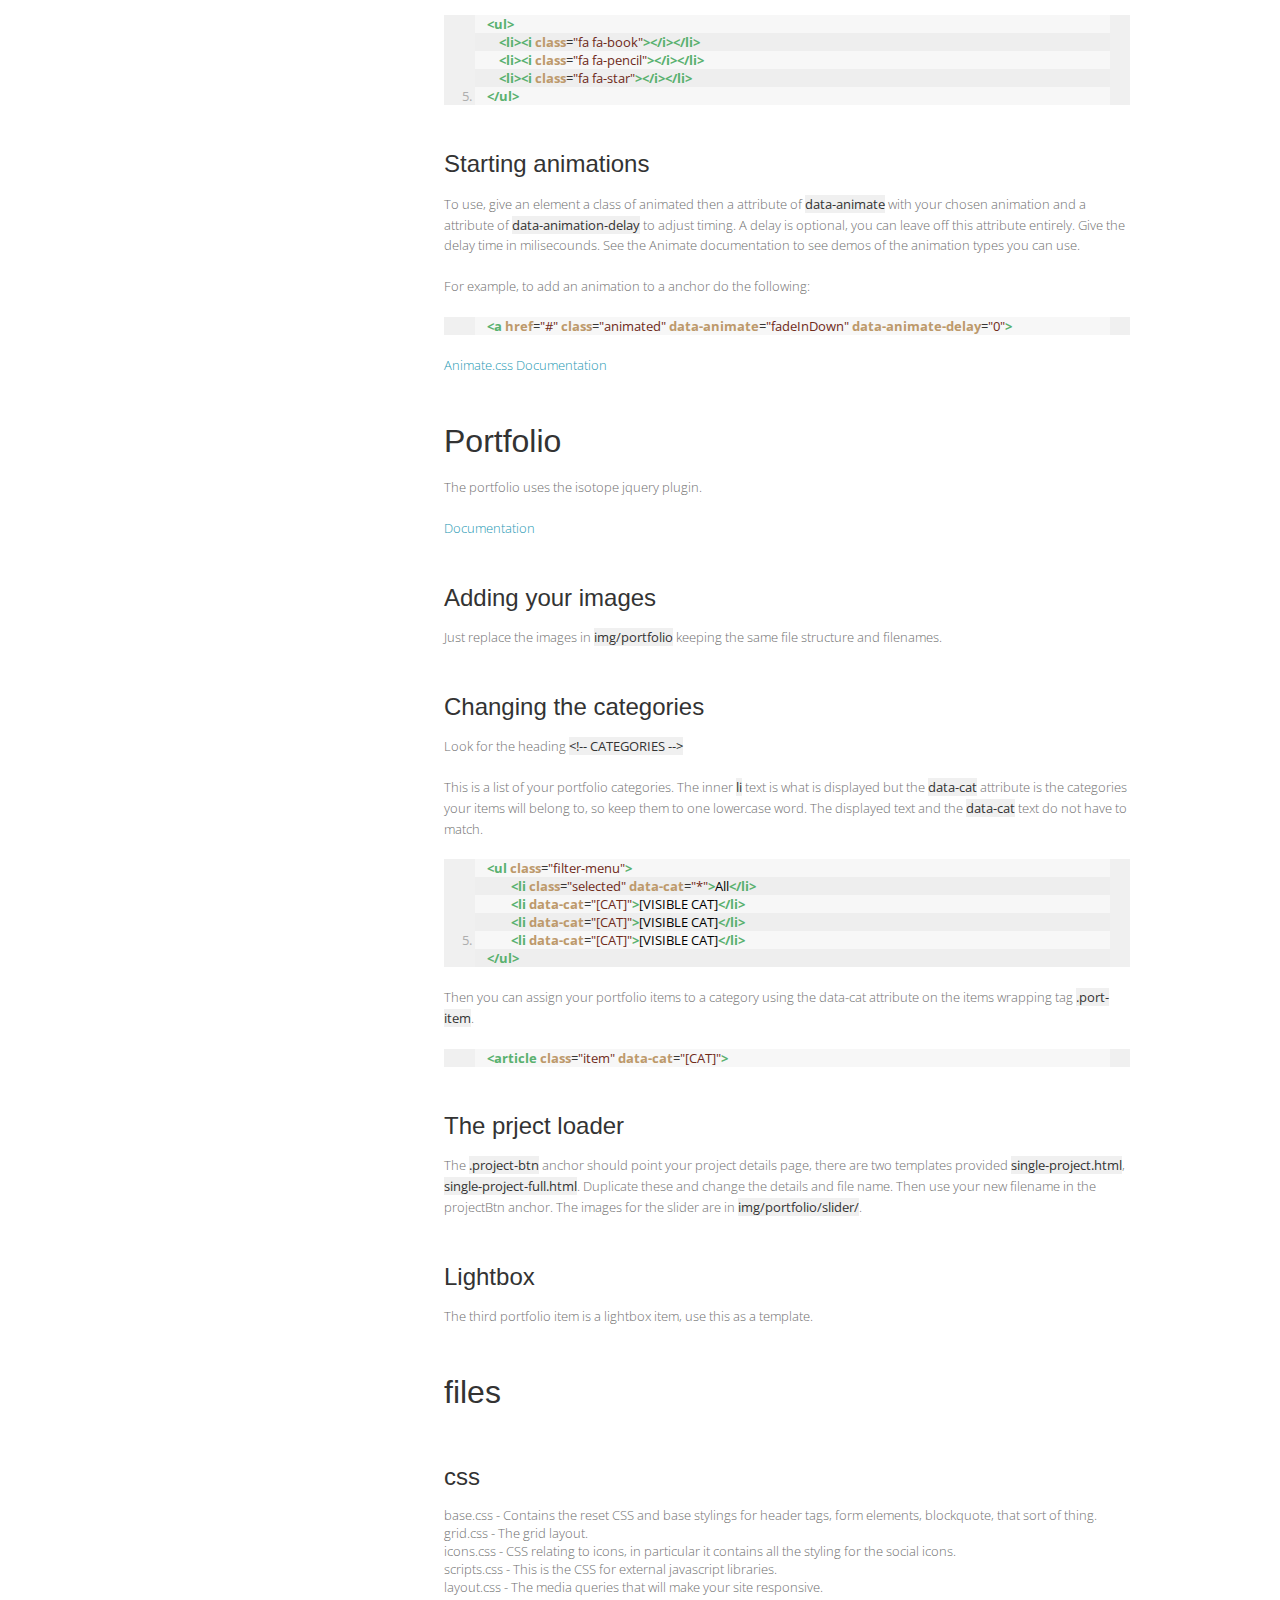
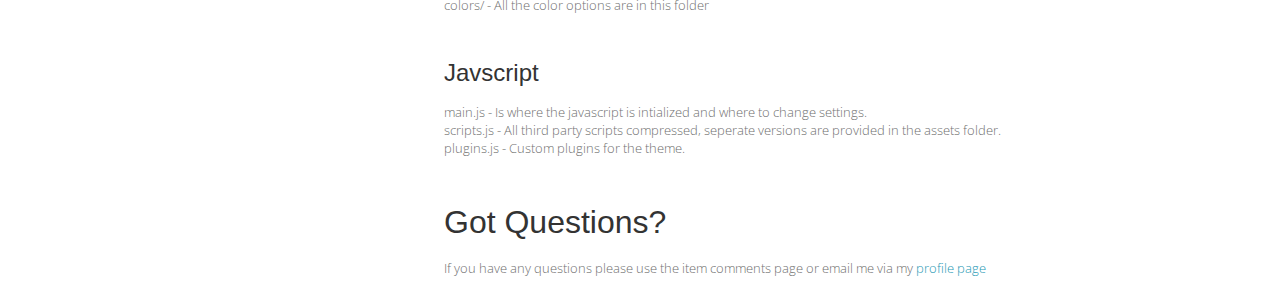
<file: Documentation/index.html>
<!DOCTYPE html>
<!--[if lt IE 7 ]&gt;<html class="ie ie6" lang="en"> <![endif]-->
<!--[if IE 7 ]&gt;<html class="ie ie7" lang="en"> <![endif]-->
<!--[if IE 8 ]&gt;<html class="ie ie8" lang="en"> <![endif]-->
<!--[if (gte IE 9)|!(IE)]&gt;<!-->
<html lang="en">
<!--<![endif]-->
<head>
	<title>
		Horizon
	</title>
	<meta name="description" content="">
    <meta name="author" content="Zack"><!-- Mobile Specific Metas
    ================================================== -->
    <meta name="viewport" content="width=device-width, initial-scale=1, maximum-scale=1"><!-- CSS
    ================================================== -->
    <meta charset="utf-8">
    <!-- Font -->
    <link href='http://fonts.googleapis.com/css?family=Open+Sans:400,300,600,700' rel='stylesheet' type='text/css'>
    <link href='http://fonts.googleapis.com/css?family=Droid+Serif' rel='stylesheet' type='text/css'>
    <!-- Pretty Print -->
    <link rel="stylesheet" href="assets/prettify/prettify.css" />
    <link  rel="stylesheet" href="assets/base.css" type="text/css">
    <link  rel="stylesheet" href="assets/grid.css" type="text/css">
    <link rel="stylesheet" href="assets/style.css">
    <!--[if lt IE 9]&gt;
    <script src="http://html5shim.googlecode.com/svn/trunk/html5.js"></script>
    <![endif]-->
    <!-- Favicons -->
    <link rel="shortcut icon" href="images/favicon.ico">
    <link rel="apple-touch-icon" href="images/apple-touch-icon.png">
    <link rel="apple-touch-icon" sizes="72x72" href="images/apple-touch-icon-72x72.png">
    <link rel="apple-touch-icon" sizes="114x114" href="images/apple-touch-icon-114x114.png">

    <!-- SCRIPTS -->
    <script src="assets/jquery.min.js"></script>
    <script src="assets/prettify/prettify.js"></script>

</head>
<body>
	<script>
		jQuery(document).ready(function($) {

			// CREATE TOC
			var newLine, el, title, link;
			var ToC = '';

			$("h1").not('.header').each(function() {

				el = $(this);
				if( $(this) !== 'undefined' ) {

					// Get id text
					title = el.text();
					link = "#" + el.attr("id");

					var children = '';

					// Nested headers
					el.nextUntil('h1', 'h2').each(function() {
						var title2 = $(this).text();
						var link2 = "#" + $(this).attr("id");
						children +=
						"<li>" +
						"<a href='" + link2 + "'>" +
						title2 +
						"</a>" +
						"</li>";
					});

					// If there are nested headers format it
					if( children.length !== 0 ) {
						// New html
						newLine =
						"<li class='dropdown'>" +
						"<a href='" + link + "'>" +
						title +
						"</a>";
						newLine += '<ul class="sub">' + children + '</ul>';
					} else {
						newLine =
						"<li>" +
						"<a href='" + link + "'>" +
						title +
						"</a>";
					}

					newLine += "</li>";

					ToC += newLine;
				}

			});

			$(".contents-list").prepend(ToC);

			// CREATE TOGGLE
			$('.contents-list .sub').toggle();
			$('.contents-list .dropdown>a').click(function() {
				$(this).parent().children('.sub').slideToggle();
				return false;
			});

		});
	</script>

	<div class="container">
		<hr/>
		<h1 class="header">Horizon Documentation</h1>
		<p class="info">Thank you for purchasing Horizon. If you have any questions, you can contact me via my profile page <a href="http://themeforest.net/user/Zorbix">Zorbix onThemeForest</a>
			<hr/>

			<ul class="contents-list"></ul>

			<div class="content"><h1 id="the-basics">The basics</h1>
<h2 id="installation">Installation</h2>
<p>These folders and files are required to get started, upload them to your web server. The contact function require a PHP web server to function.</p>
<p>These are the required folders and files:</p>
<ul>
<li>css/</li>
<li>img/</li>
<li>js/</li>
<li>php/</li>
<li>index.html</li>
</ul>
<h2 id="choosing-your-index-html-version">Choosing your index.html version</h2>
<p>To start choose which index page you would like to use as a template.</p>
<ul>
<li>index.html - Single slider image</li>
<li>index-mult.html - Multiple slider images</li>
<li>index-video - Video background</li>
<li>index-pattern - Pattern slider background</li>
<li>index-parallax - For a parallax background</li>
</ul>
<p>Rename your choice page to <code>index.html</code>.</p>
<h2 id="replacing-images">Replacing images</h2>
<p>Placeholders for all images are in the folder <code>img</code>. The easist way to
replace them with your own is to just replace the relevent placeholder file with your own. The placeholder image will give you an idea of the size of image needed, but mostly this is just a guideline.</p>
<h2 id="adding-your-logo">Adding your logo</h2>
<p>Replace the logo file <code>img/logo.png</code>. To keep the logo sharp on retina screens, make the logo twice the width you&#39;d like it to be.</p>
<p>To change the width look for the following heading:</p>
<pre><code class="prettyprint linenums">    &lt;!-- LOGO --&gt;</code></pre>
<p>And change the img width tag where it currently is &#39;70px&#39;:</p>
<pre><code class="prettyprint linenums">    &lt;div class=&quot;header&quot;&gt;
    &lt;div class=&quot;container&quot;&gt;

        &lt;!-- LOGO --&gt;
        &lt;a href=&quot;&lt;?php echo &quot;index.$ext&quot;; ?&gt;&quot; class=&quot;logo&quot;&gt;
            &lt;img src=&quot;img/logo.png&quot; width=&quot;70px&quot; alt=&quot;Horizon&quot;&gt;
        &lt;/a&gt;</code></pre>
<h2 id="changing-the-colors">Changing the colors</h2>
<p>To use one of the preset colors or the custom stylesheet, replace the link to the color stylesheet located near the bottom of the <code>head</code> tag.</p>
<p>Horizon comes with several preset colors, but to choose another we have provided you with a custom stylesheet <code>css/style-custom.css</code> where you can choose any combination. Just replace all instances of [color] with your own.</p>
<p>Change the <code>style-default.css</code> to one of the following:</p>
<ul>
<li>style-custom.css</li>
<li>style-green.css</li>
<li>style-orange.css</li>
<li>style-darkpurple.css</li>
<li>style-burgundy.css</li>
<li>style-custom.css</li>
<li>style-yellow.css</li>
<li>style-lightblue.css</li>
<li>style-pink.css</li>
<li>style-mint.css</li>
<li>style-red.css</li>
<li>style-navy.css</li>
<li>style-purple.css</li>
</ul>
<p>Look for this link in the header section:</p>
<pre><code class="prettyprint linenums">    &lt;!-- Change Color Stylesheet Here --&gt;
    &lt;link rel=&quot;stylesheet&quot; href=&quot;css/colors/default.css&quot;&gt;</code></pre>
<h2 id="the-menu">The Menu</h2>
<p>The menu is just a nested unordered list. The current page needs a class of <code>.current</code> on the anchor and a dropdown li needs <code>.dropdown</code>. A dropdown is a <code>ul</code> within a <code>li</code>. The menu is designed to go three levels deep.</p>
<h2 id="headings">Headings</h2>
<p>For sections headings without a description:</p>
<pre><code class="prettyprint linenums">    &lt;h1 class=&quot;title&quot;&gt;Our Blog&lt;/h1&gt;</code></pre>
<p>For section headings with a description:</p>
<pre><code class="prettyprint linenums">    &lt;div class=&quot;section-title&quot;&gt;
        &lt;h1 class=&quot;title&quot;&gt;Our Blog&lt;/h1&gt;
        &lt;p class=&quot;description&quot;&gt;Welcome to our blog.&lt;/p&gt;
    &lt;/div&gt;</code></pre>
<p>For sub headings (any heading tag can be used):</p>
<pre><code class="prettyprint linenums">    &lt;h5 class=&quot;sub-title&quot;&gt;Heading&lt;/h5&gt;</code></pre>
<h1 id="sliders-video-banner">Sliders &amp; video Banner</h1>
<h2 id="main-slider">Main slider</h2>
<p>Replace all the images in <code>img/slider/</code>. The first image <code>bg-1.jpg</code> will be used for the single background slider and the parallax slider.</p>
<h3 id="animations">Animations</h3>
<p>The animations use animate.css so you can choose any animation from this set. Change the <code>data-animation</code> tag for the element you would like to change or add to a new element.</p>
<p>See the website for examples
(Animate.css)[http://daneden.github.io/animate.css/]</p>
<h2 id="bxslider">Bxslider</h2>
<p>All the other sliders are controlled with bxslider. You can change the settings in <code>js/custom.js</code>. Each <code>&lt;li&gt;</code> is a slide and anything can go inside.</p>
<p><a href="http://bxslider.com/">Bxslider Documentation</a></p>
<h2 id="revolution-slider">Revolution slider</h2>
<p>The revolution slider is provided in the index page <code>index-rev.html</code> so rename this to index.html if you would like to use it.</p>
<p>As default the slider refers the placeholder image <code>img/slider/bg-1.jpg</code>,
so to get started quickly all you need do is replace this image with your own and adapt the text within the slider, look for the heading:</p>
<pre><code class="prettyprint linenums">&lt;!-- SLIDER --&gt;</code></pre>
<p>Each <code>&lt;li&gt;</code> is a slide. The main text is within the <code>&lt;h1&gt;</code> tag and the list is in the div tag below it.</p>
<p>The documentation for the revolusion slider is in the folder rs-plugin. </p>
<p>If you add more slides or make your own slider, you MUST have a background as the first tag inside the li.</p>
<h2 id="testimonial-slider">Testimonial slider</h2>
<p>To change the background for the testimonial slider, replace the placeholder in <code>img/bg-testimonial.jpg</code>.</p>
<p>To change any of the settings such as the speed, you&#39;ll find the settings under the Testimonial slider heading in <code>js/main.js</code></p>
<h2 id="video-slider">Video Slider</h2>
<p>Under <code>&lt;!-- Slider --&gt;</code> within the anchor tag <code>#bgandVideo</code>, change the video url to your youtube url.</p>
<p>If you have problems, try replacing &#39;https&#39; with &#39;http&#39; in your url if it is &#39;https&#39; and always double check the url by pasting it in your browser.</p>
<p>NOTE: This is a desktop only feature, mobile devices won&#39;t cope with the demand, therefor a placeholder image is provided for mobile devices <code>img/slider/video-placeholder.jpg</code>.</p>
<p>The video uses the popular ytplayer library:</p>
<p><a href="http://pupunzi.open-lab.com/mb-jquery-components/jquery-mb-ytplayer/">YTplayer</a></p>
<h1 id="basic-structure">Basic Structure</h1>
<h2 id="columns">Columns</h2>
<p>These are the columns available to you. Add one of classes below and add &#39;.last&#39; to the last div.</p>
<ul>
<li>one-half</li>
<li>one-third</li>
<li>two-thirds one-fourth</li>
<li>three-fourths</li>
<li>one-fifth</li>
<li>one-sixth</li>
</ul>
<h2 id="sidebar">Sidebar</h2>
<p>Give your widget containers a class of <code>widget</code>. </p>
<pre><code class="prettyprint linenums">    &lt;aside class=&quot;aside one-fourth column&quot;&gt;
        &lt;div class=&quot;widgets&quot;&gt;
            &lt;div class=&quot;widget&quot;&gt;&lt;/div&gt;
            &lt;div class=&quot;widget&quot;&gt;&lt;/div&gt;
        &lt;/div&gt;
    &lt;/aside&gt;</code></pre>
<h1 id="contact-form">Contact Form</h1>
<p>The contact form is a working form but will need a server running PHP and a mail server. But deployment servers should be setup for this. Add your email to the <code>config.php</code> file in the php folder.</p>
<pre><code class="prettyprint linenums">    $config[&#39;contact_email&#39;] = &quot;example@example.com&quot;;</code></pre>
<h1 id="search">Search</h1>
<p>For the search features you need your cx key from google <a href="http://www.google.co.in/cse/">get it here</a>. Set you cx key in the <code>js\main.js</code> file. To use google search your site needs to have been indexed by google.</p>
<pre><code class="prettyprint linenums">    search_id = &#39;&#39;,</code></pre>
<h1 id="elements">Elements</h1>
<h2 id="googlemaps">Googlemaps</h2>
<p>You need the latitude and longtitude of your location. You can get them very easily from this website:</p>
<p>(itouchmap)[http://itouchmap.com/latlong.html]</p>
<p>Just input your address and it will give you your longtitude and latitude.</p>
<p>Set them in <code>js/main.js</code> at the top of the file:</p>
<pre><code class="prettyprint linenums">    lat = 51.514617,
    lng = -0.190359;</code></pre>
<p>Customise the location window information in the index page under:</p>
<pre><code class="prettyprint linenums">    &lt;!-- MAP LOCATION WINDOW --&gt;</code></pre>
<h2 id="buttons">Buttons</h2>
<h3 id="colors">Colors</h3>
<p>Default is a standard gray button. Alternatively add
one of these classes:</p>
<ul>
<li><code>.outline</code> - For the lined button</li>
<li><code>.color</code> - For the colored button</li>
</ul>
<p>For example:</p>
<pre><code class="prettyprint linenums">    &lt;a href=&#39;#&#39; class=&quot;button outline&quot;&gt;&lt;/a&gt;
    &lt;a href=&#39;#&#39; class=&quot;button color&quot;&gt;&lt;/a&gt;
    &lt;button class=&quot;outline&quot;&gt;&lt;/button&gt;
    &lt;button class=&quot;color&quot;&gt;&lt;/button&gt;</code></pre>
<h3 id="sizes">Sizes</h3>
<p>To change the default size add:</p>
<ul>
<li><code>small</code></li>
<li><code>medium</code></li>
<li><code>large</code></li>
</ul>
<p>For example:</p>
<pre><code class="prettyprint linenums">    &lt;a class=&quot;button large&quot;&gt;&lt;/a&gt;
    &lt;button class=&quot;large&quot;&gt;&lt;/button&gt;</code></pre>
<h3 id="width">Width</h3>
<p>To make the button full width add </p>
<ul>
<li><code>full-width</code></li>
</ul>
<p>For example: </p>
<pre><code class="prettyprint linenums">    &lt;a class=&quot;button full-width&quot;&gt;&lt;/a&gt;
    &lt;button class=&quot;full-width&quot;&gt;&lt;/button&gt;</code></pre>
<h3 id="example-buttons">Example Buttons</h3>
<pre><code class="prettyprint linenums">    &lt;a href=&quot;#&quot; class=&quot;button medium outline&quot;&gt;&lt;/a&gt;
    &lt;button class=&quot;large color&quot;&gt;&lt;/button&gt;</code></pre>
<h3 id="icons-with-buttons">Icons with buttons</h3>
<p>Add any icon class to a &#39;i&#39; inside an anchor from the font-awsome set.</p>
<pre><code class="prettyprint linenums">    &lt;a class=&quot;button&quot; href=&quot;#&quot;&gt;&lt;i class=&quot;fa fa-info&quot;&gt;&lt;/i&gt;Icon Info&lt;/a&gt;</code></pre>
<p><a href="http://fortawesome.github.io/Font-Awesome/icons/">Font awesome icons</a></p>
<p>To find an icon, go to the page linked above which lists all font awesome icons. To use an icon copy the text next to it and use instead of the &#39;fa-info&#39; in the above example. The following example uses a cloud icon instead:</p>
<pre><code class="prettyprint linenums">&lt;a class=&quot;button&quot; href=&quot;#&quot;&gt;&lt;i class=&quot;fa fa-cloud&quot;&gt;&lt;/i&gt;Icon Cloud&lt;/a&gt;</code></pre>
<h2 id="alerts">Alerts</h2>
<p>For an alert give a class of alert, and to specify its type add one of the following classes <code>success</code>, <code>warning</code>, <code>error</code> or <code>notice</code>. Inside you need a anchor for the close button.</p>
<pre><code class="prettyprint linenums">    &lt;div class=&quot;alert notice&quot;&gt;
        [CONTENT]
        &lt;a href=&quot;#&quot; class=&quot;alert-button&quot;&gt;&lt;/a&gt;
    &lt;/div&gt;</code></pre>
<h2 id="accordians-toggles-and-tabs">Accordians, Toggles and Tabs</h2>
<p>Accordions, toggles and tabs work in a similar way. </p>
<h3 id="accordians">Accordians</h3>
<pre><code class="prettyprint linenums">    &lt;div class=&quot;accordian&quot;&gt;
        &lt;h6 class=&quot;trigger&quot;&gt;[TITLE]&lt;/h6&gt; 
        &lt;div class=&quot;content&quot;&gt;
            &lt;p&gt;[CONTENT]&lt;/p&gt;
        &lt;/div&gt;
        &lt;h6 class=&quot;trigger&quot;&gt;[TITLE]&lt;/h6&gt;
        &lt;div class=&quot;content&quot;&gt;
            &lt;p&gt;[CONTENT]&lt;/p&gt;
        &lt;/div&gt;
        &lt;h6 class=&quot;trigger&quot;&gt;[TITLE]&lt;/h6&gt;
        &lt;div class=&quot;content&quot;&gt;
            &lt;p&gt;[CONTENT]&lt;/p&gt;
        &lt;/div&gt;
    &lt;/div&gt;</code></pre>
<h3 id="toggle">Toggle</h3>
<pre><code class="prettyprint linenums">    &lt;div class=&quot;toggle&quot;&gt;
        &lt;h6 class=&quot;trigger&quot;&gt;[TITLE]&lt;/h6&gt;
        &lt;div class=&quot;content&quot;&gt;
            &lt;p&gt;[CONTENT]&lt;/p&gt;
        &lt;/div&gt;
        &lt;h6 class=&quot;trigger&quot;&gt;[TITLE]&lt;/h6&gt;
        &lt;div class=&quot;content&quot;&gt;
            &lt;p&gt;[CONTENT]&lt;/p&gt;
        &lt;/div&gt;
        &lt;h6 class=&quot;trigger&quot;&gt;[TITLE]&lt;/h6&gt;
        &lt;div class=&quot;content&quot;&gt;
            &lt;p&gt;[CONTENT]&lt;/p&gt;
        &lt;/div&gt;
    &lt;/div&gt;</code></pre>
<h3 id="tabs">Tabs</h3>
<p>Tabs additionally need a class of <code>tab</code> plus it&#39;s order number starting with 0, ie <code>tab2</code>. </p>
<pre><code class="prettyprint linenums">    &lt;div class=&quot;tabs&quot;&gt;
        &lt;h6 class=&quot;triger&quot;&gt;[TITLE]&lt;/h6&gt;
        &lt;div class=&quot;tab0 content&quot;&gt;
            &lt;p&gt;[CONTENT]&lt;/p&gt;
        &lt;/div&gt;
        &lt;h6 class=&quot;triger&quot;&gt;[TITLE]&lt;/h6&gt;
        &lt;div class=&quot;tab1 content&quot;&gt;
            &lt;p&gt;[CONTENT]&lt;/p&gt;
        &lt;/div&gt;
        &lt;h6 class=&quot;triger&quot;&gt;[TITLE]&lt;/h6&gt;
        &lt;div class=&quot;tab2 content&quot;&gt;
            &lt;p&gt;[CONTENT]&lt;/p&gt;
        &lt;/div&gt;
    &lt;/div&gt;</code></pre>
<h3 id="sidetabs">Sidetabs</h3>
<p>Side tabs work in a very similar way to the normal tabs just give a 
class of <code>sidetabs</code>.</p>
<pre><code class="prettyprint linenums">    &lt;div class=&quot;sidetabs&quot;&gt;
        &lt;h6 class=&quot;trigger&quot;&gt;[TITLE]&lt;/h6&gt;
        &lt;div class=&quot;tab0 content&quot;&gt;[CONTENT]&lt;/div&gt;
        &lt;h6 class=&quot;trigger&quot;&gt;[TITLE]&lt;/h6&gt;
        &lt;div class=&quot;tab0 content&quot;&gt;[CONTENT]&lt;/div&gt;
        &lt;h6 class=&quot;trigger&quot;&gt;[TITLE]&lt;/h6&gt;
        &lt;div class=&quot;tab0 content&quot;&gt;[CONTENT]&lt;/div&gt;
    &lt;/div&gt;&lt;!-- End .sidetabs --&gt;</code></pre>
<h3 id="adding-icons">Adding Icons</h3>
<p>To add a icon to a tab inside the trigger add a <code>i</code> tag with your
icon class. </p>
<pre><code class="prettyprint linenums">    &lt;h6 class=&quot;trigger&quot;&gt;&lt;i class=&quot;icon-lightning&quot;&gt;&lt;/i&gt;&lt;/h6&gt;</code></pre>
<h2 id="tooltips">Tooltips</h2>
<p>The tooltips are provided by the Tipsy jQuery plugin, the hook is the data attribute <code>data-hook=&#39;tooltip&#39;</code>. For more usage options see the Tipsy documentation.</p>
<p><a href="http://onehackoranother.com/projects/jquery/tipsy/">Tipsy Documentation</a></p>
<pre><code class="prettyprint linenums">    &lt;a title=&quot;I am a tool tip!&quot; data-hook=&quot;tooltip&quot;&gt;Tool tip 1&lt;/a&gt;</code></pre>
<h2 id="highlights">Highlights</h2>
<p>You have the option of a gray or color highlight, you can add these to spans or anchors and can combine them with tooltips.</p>
<h3 id="colour">Colour</h3>
<pre><code class="prettyprint linenums">    &lt;span class=&quot;highlight-color&quot;&gt;[CONTENT]&lt;/span&gt;</code></pre>
<h3 id="gray">Gray</h3>
<pre><code class="prettyprint linenums">    &lt;span class=&quot;highlight-gray&quot;&gt;[CONTENT]&lt;/span&gt;</code></pre>
<h3 id="tooltips">Tooltips</h3>
<pre><code class="prettyprint linenums">    &lt;a class=&quot;highlight-color&quot; title=&quot;I am a tool tip!&quot; data-hook=&quot;tooltip&quot;&gt;[CONTENT]&lt;/a&gt;</code></pre>
<h2 id="dropcaps">Dropcaps</h2>
<p>Just add a class of <code>dropcap</code> to a span around your first letter. For a colored dropcap add the class <code>color</code></p>
<pre><code class="prettyprint linenums">    &lt;span class=&quot;dropcap&quot;&gt;D&lt;/span&gt;
    &lt;span class=&quot;dropcap color&quot;&gt;D&lt;/span&gt;</code></pre>
<h2 id="video">Video</h2>
<p>For a responsive video that will size to it&#39;s container, give an embed video a wrapping class of <code>video-wrapper</code>. See the third blog item on the <code>blog.html</code> page for an example.</p>
<h2 id="icons">Icons</h2>
<p>The icon set is font awesome, please see their website for more information and a list of availible icons.
<a href="http://fontawesome.io/icons">Font Awesome</a></p>
<p>To find an icon, go to the page linked above which lists all font awesome icons. To use an icon copy the text next to it and use instead of the &#39;fa-book&#39; in the example below.</p>
<pre><code class="prettyprint linenums">    &lt;i class=&quot;fa fa-book&quot;&gt;&lt;/i&gt;</code></pre>
<p>For example to use the cloud icon which has the text &#39;fa-cloud&#39; you would
use it as follows:</p>
<pre><code class="prettyprint linenums">    &lt;i class=&quot;fa fa-cloud&quot;&gt;&lt;/i&gt;</code></pre>
<p>And the star icon:</p>
<pre><code class="prettyprint linenums">    &lt;i class=&quot;fa fa-star&quot;&gt;&lt;/i&gt;</code></pre>
<p>To add an unordered list, just add a <code>i</code> tag at the beginning of the <code>li</code>.</p>
<pre><code class="prettyprint linenums">    &lt;ul&gt;
        &lt;li&gt;&lt;i class=&quot;fa fa-book&quot;&gt;&lt;/i&gt;&lt;/li&gt;
        &lt;li&gt;&lt;i class=&quot;fa fa-pencil&quot;&gt;&lt;/i&gt;&lt;/li&gt;
        &lt;li&gt;&lt;i class=&quot;fa fa-star&quot;&gt;&lt;/i&gt;&lt;/li&gt;
    &lt;/ul&gt;</code></pre>
<h2 id="starting-animations">Starting animations</h2>
<p>To use, give an element a class of animated then a attribute of <code>data-animate</code> with your chosen animation and a attribute of 
<code>data-animation-delay</code> to adjust timing. A delay is optional, you can leave off this attribute entirely. Give the delay time in milisecounds. See the Animate documentation to see demos of the animation types you can use.</p>
<p>For example, to add an animation to a anchor do the following:</p>
<pre><code class="prettyprint linenums">    &lt;a href=&quot;#&quot; class=&quot;animated&quot; data-animate=&quot;fadeInDown&quot; data-animate-delay=&quot;0&quot;&gt;</code></pre>
<p><a href="https://daneden.me/animate/">Animate.css Documentation</a></p>
<h1 id="portfolio">Portfolio</h1>
<p>The portfolio uses the isotope jquery plugin. </p>
<p><a href="http://isotope.metafizzy.co/">Documentation</a></p>
<h2 id="adding-your-images">Adding your images</h2>
<p>Just replace the images in <code>img/portfolio</code> keeping the same file structure and filenames.</p>
<h2 id="changing-the-categories">Changing the categories</h2>
<p>Look for the heading <code>&lt;!-- CATEGORIES --&gt;</code></p>
<p>This is a list of your portfolio categories. The inner <code>li</code> text
is what is displayed but the <code>data-cat</code> attribute is the categories your
items will belong to, so keep them to one lowercase word. The displayed text and the <code>data-cat</code> text do not have to match.</p>
<pre><code class="prettyprint linenums">    &lt;ul class=&quot;filter-menu&quot;&gt;
            &lt;li class=&quot;selected&quot; data-cat=&quot;*&quot;&gt;All&lt;/li&gt;
            &lt;li data-cat=&quot;[CAT]&quot;&gt;[VISIBLE CAT]&lt;/li&gt;
            &lt;li data-cat=&quot;[CAT]&quot;&gt;[VISIBLE CAT]&lt;/li&gt;
            &lt;li data-cat=&quot;[CAT]&quot;&gt;[VISIBLE CAT]&lt;/li&gt;
    &lt;/ul&gt;</code></pre>
<p>Then you can assign your portfolio items to a category using 
the data-cat attribute on the items wrapping tag <code>.port-item</code>.</p>
<pre><code class="prettyprint linenums">    &lt;article class=&quot;item&quot; data-cat=&quot;[CAT]&quot;&gt;</code></pre>
<h2 id="the-prject-loader">The prject loader</h2>
<p>The <code>.project-btn</code> anchor should point your project details page, there are two templates provided <code>single-project.html</code>, <code>single-project-full.html</code>. Duplicate these and change the details and file name. Then use your new filename in the projectBtn anchor. The images for the slider are in <code>img/portfolio/slider/</code>.</p>
<h2 id="lightbox">Lightbox</h2>
<p>The third portfolio item is a lightbox item, use this as a template.</p>
<h1 id="files">files</h1>
<h2 id="css">css</h2>
<ul>
<li>base.css - Contains the reset CSS and base stylings for header tags, form elements, blockquote, that sort of thing.</li>
<li>grid.css - The grid layout.</li>
<li>icons.css - CSS relating to icons, in particular it contains all the styling for the social icons.</li>
<li>scripts.css - This is the CSS for external javascript libraries.</li>
<li>layout.css - The media queries that will make your site responsive.</li>
<li>colors/ - All the color options are in this folder</li>
</ul>
<h2 id="javscript">Javscript</h2>
<ul>
<li>main.js - Is where the javascript is intialized and where to change settings.</li>
<li>scripts.js - All third party scripts compressed, seperate versions are provided in the assets folder. </li>
<li>plugins.js - Custom plugins for the theme.</li>
</ul>
<h1 id="got-questions-">Got Questions?</h1>
<p>If you have any questions please use the item comments page or email me via my <a href="http://themeforest.net/user/Zorbix">profile page</a></p>
</div>

		</div><!-- End .container -->
		<script>prettyPrint();</script>
	</body>
	</html>
</file>
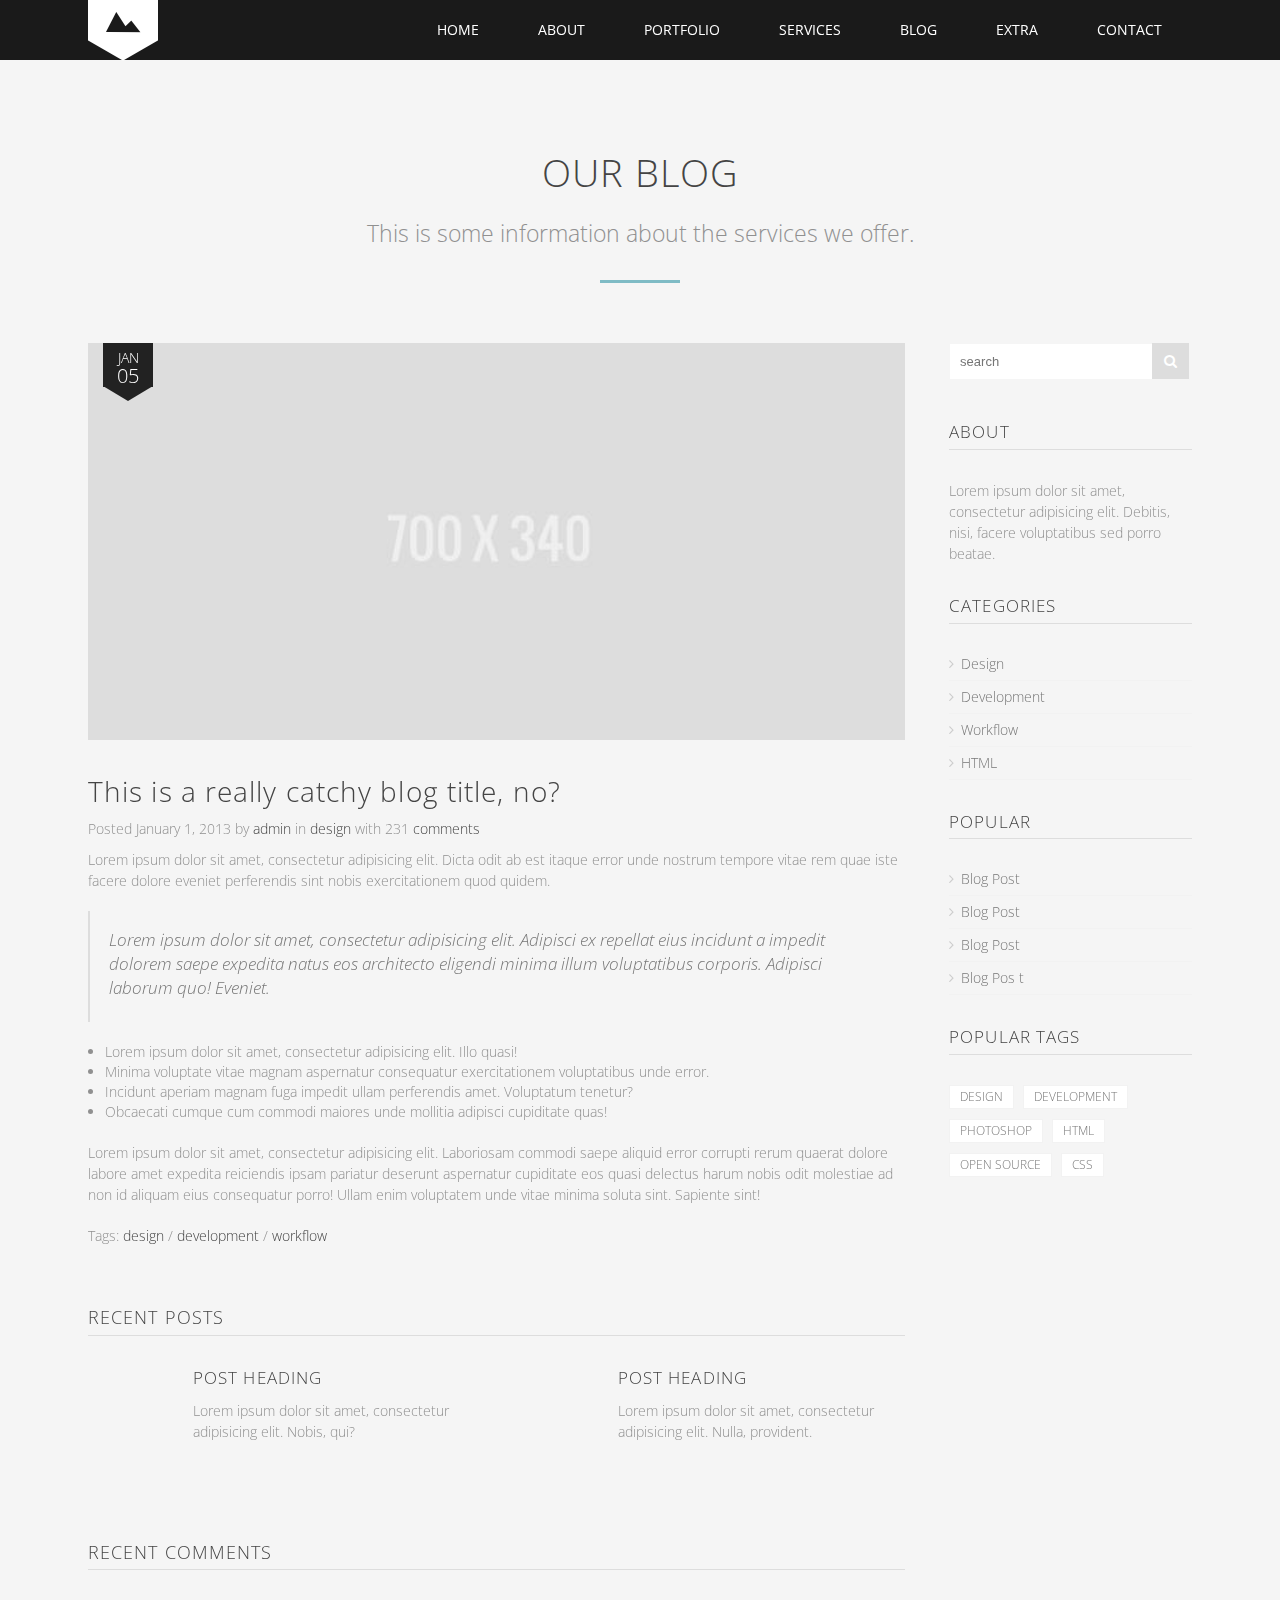
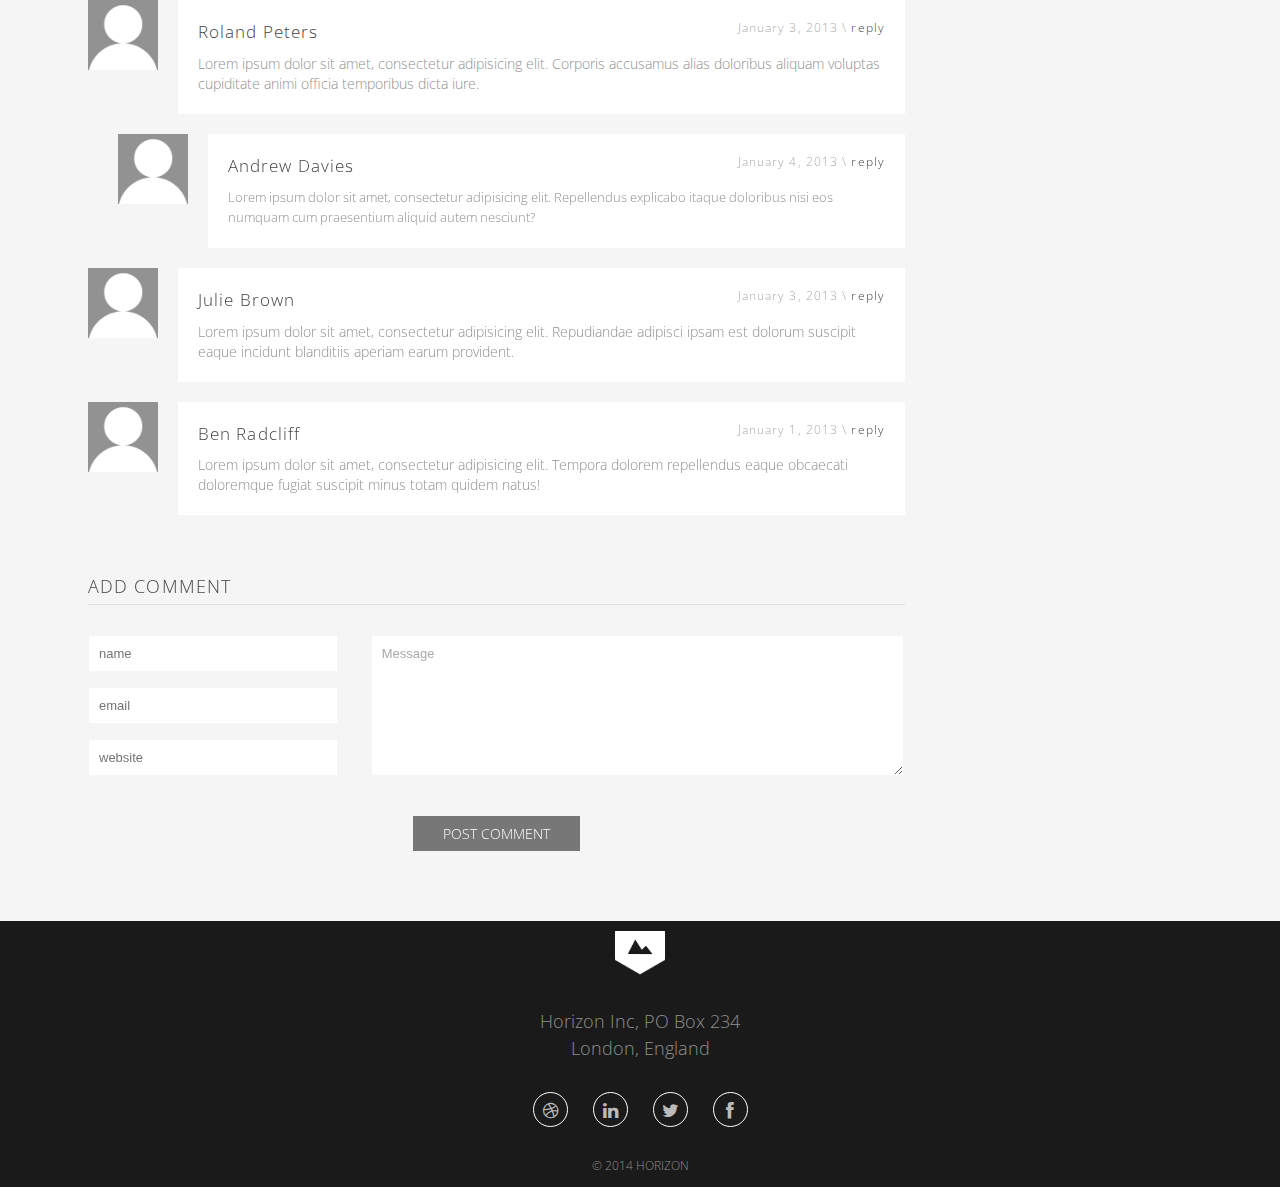
<file: blog-single.html>
<!DOCTYPE html>
<!--[if lt IE 7]>      <html class="no-js lt-ie9 lt-ie8 lt-ie7"> <![endif]-->
<!--[if IE 7]>         <html class="no-js lt-ie9 lt-ie8"> <![endif]-->
<!--[if IE 8]>         <html class="no-js lt-ie9"> <![endif]-->
<!--[if gt IE 8]><!-->
<html class="no-js">
<!--<![endif]-->

<head>
	<meta charset="utf-8">
	<title>Horizon</title>
	<meta name="description" content="">
	<meta name="viewport" content="width=device-width, initial-scale=1.0, maximum-scale=1.0">

	<!-- Place favicon.ico and apple-touch-icon.png in the root directory -->

	<link rel="stylesheet" href="css/scripts.css">
	<link rel="stylesheet" href="font-awesome/css/font-awesome.min.css">
	<link rel="stylesheet" href="css/base.css">
	<link rel="stylesheet" href="css/grid.css">
	<link href="http://fonts.googleapis.com/css?family=Open+Sans:400,300,600,700" rel="stylesheet" type="text/css">

	<!-- Change Color Stylesheet Here -->
	<link rel="stylesheet" href="css/colors/default.css">


	<!-- TEMPLATE STYLESHEETS -->
	<link rel="stylesheet" href="css/style.css">
	<link rel="stylesheet" href="css/layout.css">

	<script src="js/vendor/modernizr-2.6.2.min.js"></script>

</head>

<body>
	<!--[if lt ie 7]>
            <p class="browsehappy">you are using an <strong>outdated</strong> browser. please <a href="http://browsehappy.com/">upgrade your browser</a> to improve your experience.</p>
        <![endif]-->

    <div class="preloader"><i class="fa fa-spinner spin"></i></div>



    <div class="header solid">
		<div class="container">

			<!-- LOGO -->
			<a href="index.html" class="logo">
				<img src="img/logo.png" width="70" alt="Horizon">
			</a>

			<ul id="sn" class="main_menu">
				<li><a href="index.html">Home</a></li>
				<li><a href="index.html#about">About</a></li>
				<li><a href="index.html#portfolio">Portfolio</a></li>
				<li><a href="index.html#services">services</a></li>
				<li><a class="current dropdown" href="blog.html">Blog</a>
					<ul>
						<li><a  href="blog.html"> Blog </a></li>
						<li><a  href="blog-single.html"> Single Post </a></li>
					</ul>
				</li>
				<li><a class="dropdown" href="extra.html">extra</a>
					<ul>
						<li><a  href="extra.html"> Elements </a></li>
						<li><a  href="tabs.html"> Toggles, accordians and tabs </a></li>
						<li class="dropdown"><a  href="extra.html"> Third level dropdown </a>
							<ul>
								<li><a  href="extra.html"> Example </a></li>
							</ul>
						</li>
					</ul>
				</li>
				<li><a href="index.html#contact">Contact</a></li>
			</ul><!-- End .main-menu -->
		</div><!-- End .container -->
    </div><!-- End .header -->

	<div class="blog-single page">

		<div class="section-title">
			<h1 class="title">Our Blog</h1>
			<p class="description">This is some information about the services we offer.</p>
		</div>

		<div class="container">
			<div class="blog-main three-fourths">

				<article class="blog-post single">
					<div class="blog-date">
						<div>Jan</div>
						<div class="day">05</div>
					</div>	

					<img class="main-image" src="img/blog/blog-1.jpg" alt="">
					<h3 class="blog-title">This is a really catchy blog title, no?</h3>

					<div class="blog-meta">
						Posted January 1, 2013
						by <a href="#">admin</a>
						in <a href="#">design</a>
						with 231 <a href="#" class="">comments</a>
					</div>

					<p>
						Lorem ipsum dolor sit amet, consectetur adipisicing elit. Dicta odit ab est itaque error unde nostrum tempore vitae rem quae iste facere dolore eveniet perferendis sint nobis exercitationem quod quidem.
					</p>

					<blockquote>
						<p>
							Lorem ipsum dolor sit amet, consectetur adipisicing elit. Adipisci ex repellat eius incidunt a impedit dolorem saepe expedita natus eos architecto eligendi minima illum voluptatibus corporis. Adipisci laborum quo! Eveniet.
						</p>
					</blockquote>

					<ul class="disc">
						<li>Lorem ipsum dolor sit amet, consectetur adipisicing elit. Illo quasi!</li>
						<li>Minima voluptate vitae magnam aspernatur consequatur exercitationem voluptatibus unde error.</li>
						<li>Incidunt aperiam magnam fuga impedit ullam perferendis amet. Voluptatum tenetur?</li>
						<li>Obcaecati cumque cum commodi maiores unde mollitia adipisci cupiditate quas!</li>
					</ul>

					<p>Lorem ipsum dolor sit amet, consectetur adipisicing elit. Laboriosam commodi saepe aliquid error corrupti rerum quaerat dolore labore amet expedita reiciendis ipsam pariatur deserunt aspernatur cupiditate eos quasi delectus harum nobis odit molestiae ad non id aliquam eius consequatur porro! Ullam enim voluptatem unde vitae minima soluta sint. Sapiente sint!</p>

					<div> Tags:
						<a href="#">design</a> /
						<a href="#">development</a> /
						<a href="#">workflow</a>
					</div>
				</article><!-- End .blog-post -->


				<!-- RECENT POSTS -->
				<div class="recent-posts clearfix">
						
					<h4 class="sub-title">Recent Posts</h4>
					<div class="one-half">
						<div class="post-date animated">
							<div>Jan</div>
							<div class="day">05</div>
						</div>
						<!-- End post-date -->
						<div class="post-content">
							<h5 class="title"><a href="single-post.html">Post Heading</a></h5>
							<p>Lorem ipsum dolor sit amet, consectetur adipisicing elit. Nobis, qui?</p>
						</div><!-- content -->
					</div><!-- End .one-half -->

					<div class="one-half last">
						<div class="post-date animated" data-animate="fadeInDown" data-animate-delay="1000">
							<div>MAR</div>
							<div class="day">28</div>
						</div><!-- End post-date -->
						<div class="post-content">
							<h5 class="title"><a href="single-post.html">Post Heading</a></h5>
							<p>Lorem ipsum dolor sit amet, consectetur adipisicing elit. Nulla, provident.</p>
						</div><!-- content -->
					</div><!-- End .one-half -->
				</div><!-- End .recent-posts -->

				<div class="comments">
				    <h4 class="sub-title">Recent Comments</h4>
				    <ul class="comment-list">
				        <li>
				            <article class="comment">
				                <img src="img/avatar.png" alt="avatar" class="comment-avatar">
				                <div class="comment-content">
				                    <h5 class="comment-author">
				                        Roland Peters
				                        <span class="comment-meta">January 3, 2013 \ <a href="#" class="comment-reply">reply</a></span>
				                    </h5>
				                    Lorem ipsum dolor sit amet, consectetur adipisicing elit. Corporis accusamus alias
				                    doloribus aliquam voluptas cupiditate animi officia temporibus dicta iure.
				                </div>
				            </article><!-- End .comment -->
				            <ul class="child">
				                <li>
				                    <article class="comment">
				                        <img src="img/avatar.png" alt="avatar" class="comment-avatar">
				                        <div class="comment-content">
				                            <h5 class="comment-author">
				                                Andrew Davies
				                                <span class="comment-meta">January 4, 2013 \ <a href="#" class="comment-reply">reply</a></span>
				                            </h5>
				                            Lorem ipsum dolor sit amet, consectetur adipisicing elit. Repellendus explicabo
				                            itaque doloribus nisi eos numquam cum praesentium aliquid autem nesciunt?
				                        </div>
				                    </article><!-- End .comment -->
				                </li>
				            </ul><!-- End .child -->
				        </li>
				        <li>
				            <article class="comment">
				                <img src="img/avatar.png" alt="avatar" class="comment-avatar">
				                <div class="comment-content">
				                    <h5 class="comment-author">
				                        Julie Brown
				                        <span class="comment-meta">January 3, 2013 \ <a href="#" class="comment-reply">reply</a></span>
				                    </h5>
				                    Lorem ipsum dolor sit amet, consectetur adipisicing elit. Repudiandae adipisci ipsam est
				                    dolorum suscipit eaque incidunt blanditiis aperiam earum provident.
				                </div>
				            </article><!-- End .comment -->
				        </li>
				        <li>
				            <article class="comment">
				                <img src="img/avatar.png" alt="avatar" class="comment-avatar">
				                <div class="comment-content">
				                    <h5 class="comment-author">
				                        Ben Radcliff
				                        <span class="comment-meta">January 1, 2013 \ <a href="#" class="comment-reply">reply</a></span>
				                    </h5>
				                    Lorem ipsum dolor sit amet, consectetur adipisicing elit. Tempora dolorem repellendus eaque
				                    obcaecati doloremque fugiat suscipit minus totam quidem natus!
				                </div>
				            </article><!-- End .comment -->
				        </li>
				    </ul><!-- End .comment-list -->
				</div><!-- End .comments -->
				
				<form action="#" class="leave-comment">
				    <h4 class="sub-title">Add Comment</h4>
				
				    <div class="one-third">
				        <span>
				            <input type="text" id="comment-name" name="comment-name" placeholder="name">
				        </span>
				        <span>
				            <input type="email" id="comment-email" name="comment-email" placeholder="email">
				        </span>
				        <span>
				            <input type="url" id="comment-url" name="comment-url" placeholder="website">
				        </span>
				    </div><!-- End .one-half -->
				
				    <div class="two-thirds last" data-animate="fadeInDown" data-animate-delay="1000">
				        <span>
				            <textarea name="comment-message" id="comment-message">Message</textarea>
				        </span>
				    </div><!-- End .one-half -->
				    <input type="submit" class="button" name="submit" value="Post Comment">
				</form><!-- End .leave-comment -->

				</div><!-- End .three-fourths -->

			<!-- Sidebar -->
			<aside class="aside one-fourth last">
				  	
				<div class="widgets">

					<div class="widget">
						<form class="search" action="search.html" method="get">
							<button class="search-btn"><i class="fa fa-search"></i></button>
							<input name="q" type="text" class="search-box" placeholder="search">
						</form><!-- End .search -->
						<h5 class="sub-title">About</h5>
						<p>Lorem ipsum dolor sit amet, consectetur adipisicing elit. Debitis, nisi, facere voluptatibus sed porro beatae.</p>
					</div><!-- End .widget -->
					
					<div class="widget">
						<h5 class="sub-title">Categories</h5>
						<ul class="categories">
							<li><i class="fa fa-angle-right"></i><a href="#">Design</a></li>
							<li><i class="fa fa-angle-right"></i><a href="#">Development</a></li>
							<li><i class="fa fa-angle-right"></i><a href="#">Workflow</a></li>
							<li><i class="fa fa-angle-right"></i><a href="#">HTML</a></li>
						</ul>
					</div><!-- End .widget -->				

					<div class="widget">
						<h5 class="sub-title">Popular</h5>
						<ul class="categories">
							<li><i class="fa fa-angle-right"></i><a href="#">Blog Post</a></li>
							<li><i class="fa fa-angle-right"></i><a href="#">Blog Post</a></li>
							<li><i class="fa fa-angle-right"></i><a href="#">Blog Post</a></li>
							<li><i class="fa fa-angle-right"></i><a href="#">Blog Pos	t</a></li>
						</ul>
					</div><!-- End .widget -->	
					
					<div class="widget tags">
					<h5 class="sub-title">Popular Tags</h5>
						<a href="#">Design</a>
						<a href="#">Development</a>
						<a href="#">Photoshop</a>
						<a href="#">HTML</a>
						<a href="#">Open Source</a>
						<a href="#">CSS</a>
					</div><!-- End .widget -->
				</div>	<!-- End .widgets -->

			</aside><!-- End .one-fourth -->
			<!-- End Sidebar -->

			</div><!-- End .container -->
		</div><!-- End .sect-4 -->

	<section class="footer">
		<img class="footer-logo" src="img/logo.png" width="50" alt="">
		<div class="address">
			Horizon Inc, PO Box 234
			<br>London, England
		</div><!-- End .address -->

		<ul class="social-icons">
			<li><a href="#"><i class="fa fa-dribbble"></i></a></li>
			<li><a href="#"><i class="fa fa-linkedin"></i></a></li>
			<li><a href="#"><i class="fa fa-twitter"></i></a></li>
			<li><a href="#"><i class="fa fa-facebook"></i></a></li>
		</ul>

		<div class="copy">© 2014 HORIZON</div>
	</section>

	<!-- JQUERY -->
    <script src="js/vendor/jquery.min.js"></script>

	<!-- PLUGINS -->
    <script type="text/javascript" src="http://maps.google.com/maps/api/js?sensor=false"></script>
    <script src="js/scripts.js"></script>
    <script src="js/plugins.js"></script>

	<!-- THEME SCRIPT -->
    <script src="js/main.js"></script>


</body>

</html>
</file>
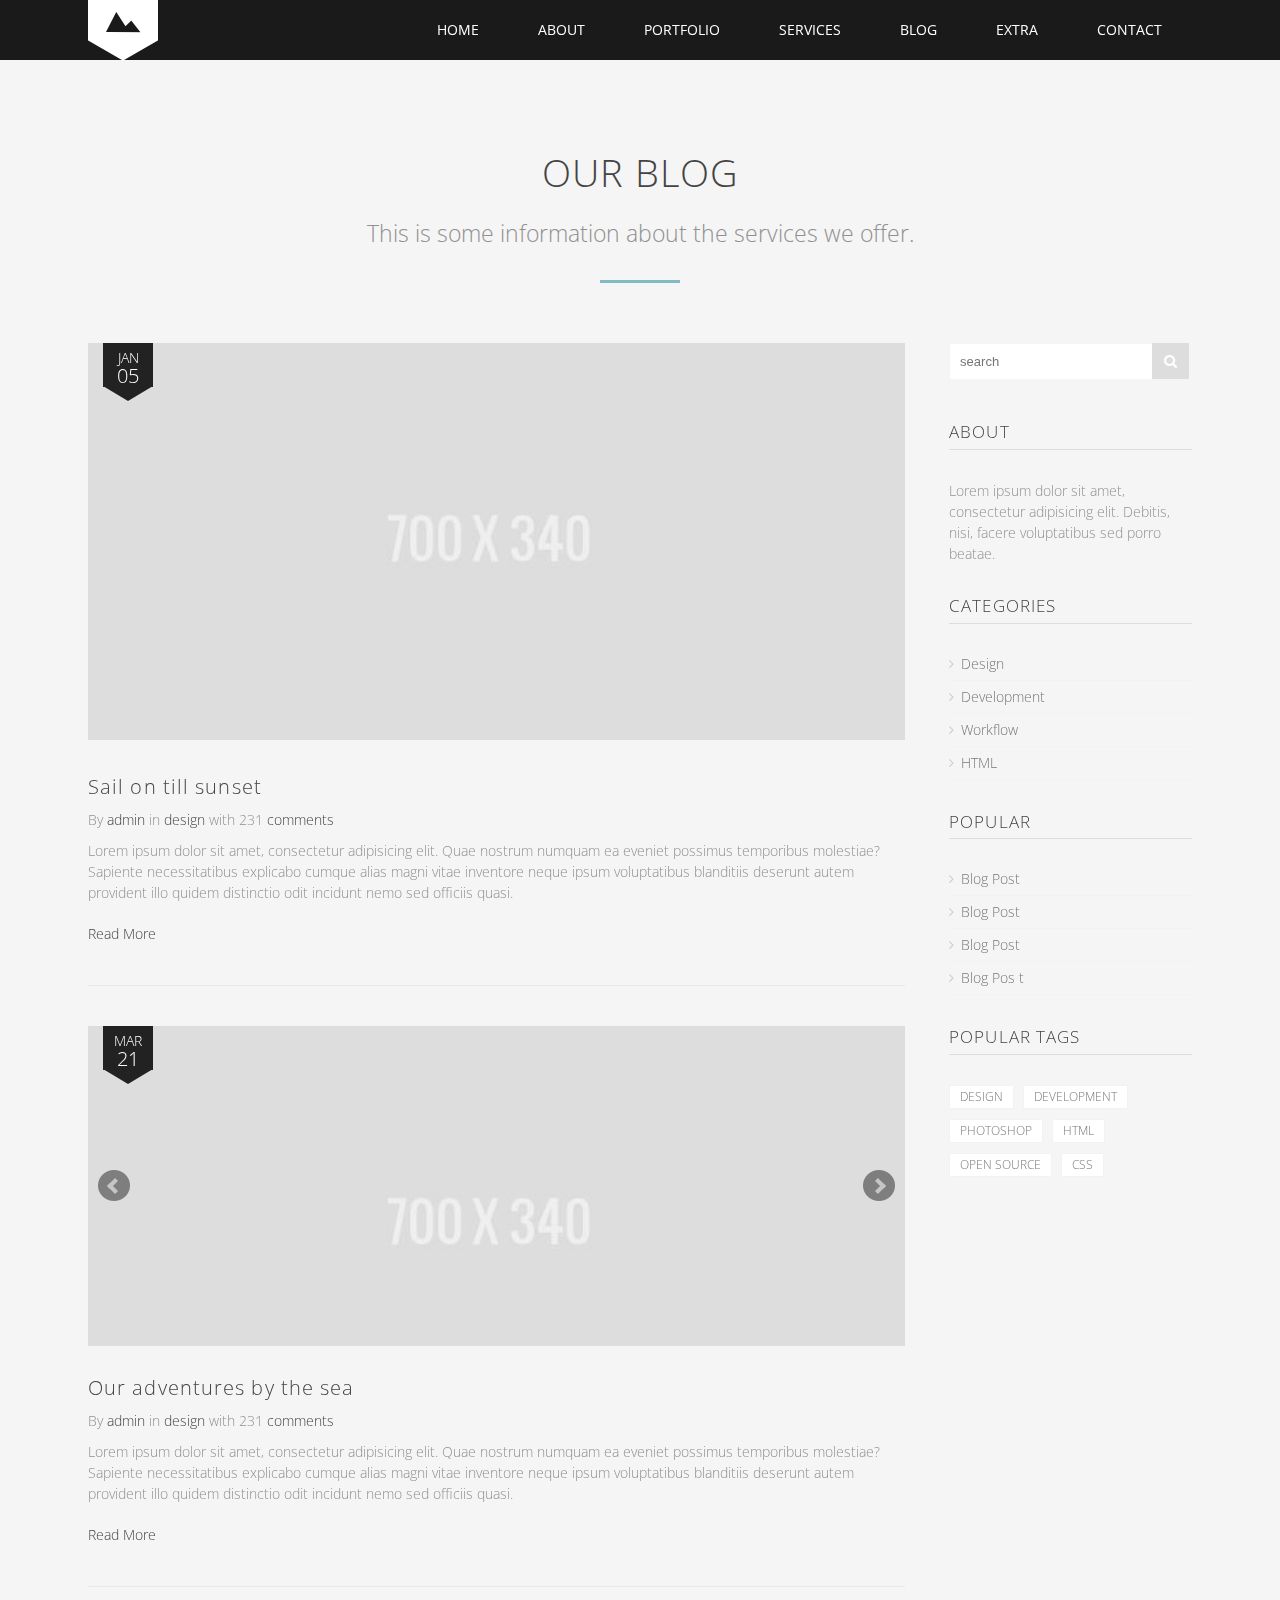
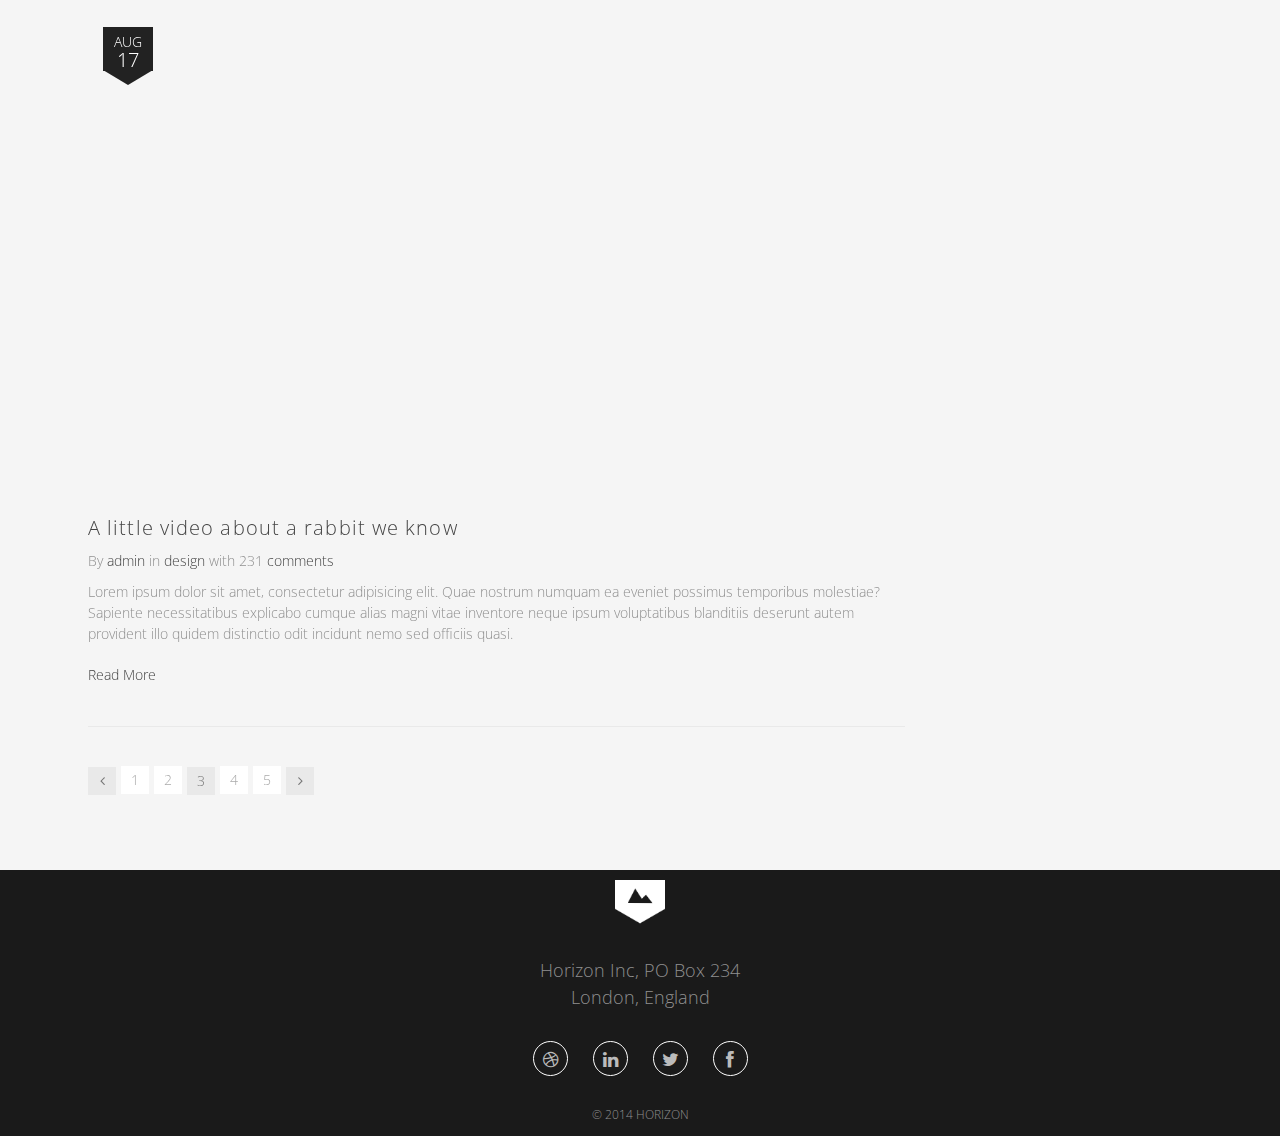
<file: blog.html>
<!DOCTYPE html>
<!--[if lt IE 7]>      <html class="no-js lt-ie9 lt-ie8 lt-ie7"> <![endif]-->
<!--[if IE 7]>         <html class="no-js lt-ie9 lt-ie8"> <![endif]-->
<!--[if IE 8]>         <html class="no-js lt-ie9"> <![endif]-->
<!--[if gt IE 8]><!-->
<html class="no-js">
<!--<![endif]-->

<head>
	<meta charset="utf-8">
	<title>Horizon</title>
	<meta name="description" content="">
	<meta name="viewport" content="width=device-width, initial-scale=1.0, maximum-scale=1.0">

	<!-- Place favicon.ico and apple-touch-icon.png in the root directory -->

	<link rel="stylesheet" href="css/scripts.css">
	<link rel="stylesheet" href="font-awesome/css/font-awesome.min.css">
	<link rel="stylesheet" href="css/base.css">
	<link rel="stylesheet" href="css/grid.css">
	<link href="http://fonts.googleapis.com/css?family=Open+Sans:400,300,600,700" rel="stylesheet" type="text/css">

	<!-- Change Color Stylesheet Here -->
	<link rel="stylesheet" href="css/colors/default.css">


	<!-- TEMPLATE STYLESHEETS -->
	<link rel="stylesheet" href="css/style.css">
	<link rel="stylesheet" href="css/layout.css">

	<script src="js/vendor/modernizr-2.6.2.min.js"></script>

</head>

<body>
	<!--[if lt ie 7]>
            <p class="browsehappy">you are using an <strong>outdated</strong> browser. please <a href="http://browsehappy.com/">upgrade your browser</a> to improve your experience.</p>
        <![endif]-->

    <div class="preloader"><i class="fa fa-spinner spin"></i></div>

    <div class="header solid">
		<div class="container">

			<!-- LOGO -->
			<a href="index.html" class="logo">
				<img src="img/logo.png" width="70" alt="Horizon">
			</a>

			<ul id="sn" class="main_menu">
				<li><a href="index.html">Home</a></li>
				<li><a href="index.html#about">About</a></li>
				<li><a href="index.html#portfolio">Portfolio</a></li>
				<li><a href="index.html#services">services</a></li>
				<li><a class="current dropdown" href="blog.html">Blog</a>
					<ul>
						<li><a  href="blog.html"> Blog </a></li>
						<li><a  href="blog-single.html"> Single Post </a></li>
					</ul>
				</li>
				<li><a class="dropdown" href="extra.html">extra</a>
					<ul>
						<li><a  href="extra.html"> Elements </a></li>
						<li><a  href="tabs.html"> Toggles, accordians and tabs </a></li>
						<li class="dropdown"><a  href="extra.html"> Third level dropdown </a>
							<ul>
								<li><a  href="extra.html"> Example </a></li>
							</ul>
						</li>
					</ul>
				</li>
				<li><a href="index.html#contact">Contact</a></li>
			</ul><!-- End .main-menu -->
		</div><!-- End .container -->
    </div><!-- End .header -->		<div class="blog page">

			<div class="section-title">
				<h1 class="title">Our Blog</h1>
				<p class="description">This is some information about the services we offer.</p>
			</div>

			<div class="container">
				<div class="blog-main three-fourths">

					<!-- Blog post 1 -->
					<article class="blog-post">
						<div class="blog-date">
							<div>Jan</div>
							<div class="day">05</div>
						</div>	

						<a href="blog-single.html"><img class="main-image" src="img/blog/blog-1.jpg" alt="iPad"></a>

						<div class="post-container">
							<h2 class="blog-title"><a href="blog-single.html">Sail on till sunset</a></h2>

							<div class="blog-meta">
								By <a href="#">admin</a>
								in <a href="#">design</a>
								with 231 <a href="#" class="">comments</a>
							</div>

							<div class="post-content">
								<p>Lorem ipsum dolor sit amet, consectetur adipisicing elit. Quae nostrum numquam ea eveniet possimus temporibus molestiae? Sapiente necessitatibus explicabo cumque alias magni vitae inventore neque ipsum voluptatibus blanditiis deserunt autem provident illo quidem distinctio odit incidunt nemo sed officiis quasi.</p>
								<a class="read-more" href="blog-single.html">Read More</a>
							</div>

						</div>

					</article>

					<hr>

					<!-- Blog post 2 -->
					<article class="blog-post">
						<div class="blog-date">
							<div>Mar</div>
							<div class="day">21</div>
						</div>

						<div class="main-image">
							<ul class="post-slider bxslider">
								<li>
									<a href="blog-single.html">
										<img src="img/blog/blog-1.jpg" alt="Slide 1" />
									</a>
								</li>
								<li>
									<a href="blog-single.html">
										<img src="img/blog/blog-2.jpg" alt="Slide 2">
									</a>
								</li>
							</ul>
						</div>

						<div class="post-container">
							<h2 class="blog-title"><a href="blog-single.html">Our adventures by the sea</a></h2>

							<div class="blog-meta">
								By <a href="#">admin</a>
								in <a href="#">design</a>
								with 231 <a href="#" class="">comments</a>
							</div>

							<div class="post-content">
								<p>Lorem ipsum dolor sit amet, consectetur adipisicing elit. Quae nostrum numquam ea eveniet possimus temporibus molestiae? Sapiente necessitatibus explicabo cumque alias magni vitae inventore neque ipsum voluptatibus blanditiis deserunt autem provident illo quidem distinctio odit incidunt nemo sed officiis quasi.</p>
								<a class="read-more" href="blog-single.html">Read More</a>
							</div>
						</div>
					</article>

					<div class="clearfix"></div>
					<hr>

					<!-- Blog Post 3 -->
					<article class="blog-post">

						<div class="video-wrapper main-image">
							<iframe src="//player.vimeo.com/video/87526548" width="500" height="281" frameborder="0" webkitallowfullscreen mozallowfullscreen allowfullscreen></iframe>
						</div>
							
						<div class="blog-date">
							<div>Aug</div>
							<div class="day">17</div>
						</div>

						<div class="post-container">
							<h2 class="blog-title"><a href="blog-single.html">A little video about a rabbit we know</a></h2>

							<div class="blog-meta">
								By <a href="#">admin</a>
								in <a href="#">design</a>
								with 231 <a href="#" class="">comments</a>
							</div>

							<div class="post-content">
								<p>Lorem ipsum dolor sit amet, consectetur adipisicing elit. Quae nostrum numquam ea eveniet possimus temporibus molestiae? Sapiente necessitatibus explicabo cumque alias magni vitae inventore neque ipsum voluptatibus blanditiis deserunt autem provident illo quidem distinctio odit incidunt nemo sed officiis quasi.</p>
								<a class="read-more" href="blog-single.html">Read More</a>
							</div>
						</div>

					</article>

					<div class="clearfix"></div>
					<hr>

					<ul class="pagination">
						<li><a class="prev" href="#"><i class="fa fa-angle-left"></i></a></li>
						<li><a href="#">1</a></li>
						<li><a href="#">2</a></li>
						<li class="current"><a href="#">3</a></li>
						<li><a href="#">4</a></li>
						<li><a href="#">5</a></li>
						<li><a class="next" href="#"><i class="fa fa-angle-right"></i></a></li>
					</ul>

				</div><!-- End .three-fourths -->

			<!-- Sidebar -->
			<aside class="aside one-fourth last">
				  	
				<div class="widgets">

					<div class="widget">
						<form class="search" action="search.html" method="get">
							<button class="search-btn"><i class="fa fa-search"></i></button>
							<input name="q" type="text" class="search-box" placeholder="search">
						</form><!-- End .search -->
						<h5 class="sub-title">About</h5>
						<p>Lorem ipsum dolor sit amet, consectetur adipisicing elit. Debitis, nisi, facere voluptatibus sed porro beatae.</p>
					</div><!-- End .widget -->
					
					<div class="widget">
						<h5 class="sub-title">Categories</h5>
						<ul class="categories">
							<li><i class="fa fa-angle-right"></i><a href="#">Design</a></li>
							<li><i class="fa fa-angle-right"></i><a href="#">Development</a></li>
							<li><i class="fa fa-angle-right"></i><a href="#">Workflow</a></li>
							<li><i class="fa fa-angle-right"></i><a href="#">HTML</a></li>
						</ul>
					</div><!-- End .widget -->				

					<div class="widget">
						<h5 class="sub-title">Popular</h5>
						<ul class="categories">
							<li><i class="fa fa-angle-right"></i><a href="#">Blog Post</a></li>
							<li><i class="fa fa-angle-right"></i><a href="#">Blog Post</a></li>
							<li><i class="fa fa-angle-right"></i><a href="#">Blog Post</a></li>
							<li><i class="fa fa-angle-right"></i><a href="#">Blog Pos	t</a></li>
						</ul>
					</div><!-- End .widget -->	
					
					<div class="widget tags">
					<h5 class="sub-title">Popular Tags</h5>
						<a href="#">Design</a>
						<a href="#">Development</a>
						<a href="#">Photoshop</a>
						<a href="#">HTML</a>
						<a href="#">Open Source</a>
						<a href="#">CSS</a>
					</div><!-- End .widget -->
				</div>	<!-- End .widgets -->

			</aside><!-- End .one-fourth -->
			<!-- End Sidebar -->

			</div><!-- End .container -->
		</div><!-- End .sect-4 -->

	<section class="footer">
		<img class="footer-logo" src="img/logo.png" width="50" alt="">
		<div class="address">
			Horizon Inc, PO Box 234
			<br>London, England
		</div><!-- End .address -->

		<ul class="social-icons">
			<li><a href="#"><i class="fa fa-dribbble"></i></a></li>
			<li><a href="#"><i class="fa fa-linkedin"></i></a></li>
			<li><a href="#"><i class="fa fa-twitter"></i></a></li>
			<li><a href="#"><i class="fa fa-facebook"></i></a></li>
		</ul>

		<div class="copy">© 2014 HORIZON</div>
	</section>

	<!-- JQUERY -->
    <script src="js/vendor/jquery.min.js"></script>

	<!-- PLUGINS -->
    <script type="text/javascript" src="http://maps.google.com/maps/api/js?sensor=false"></script>
    <script src="js/scripts.js"></script>
    <script src="js/plugins.js"></script>

	<!-- THEME SCRIPT -->
    <script src="js/main.js"></script>


</body>

</html>
</file>
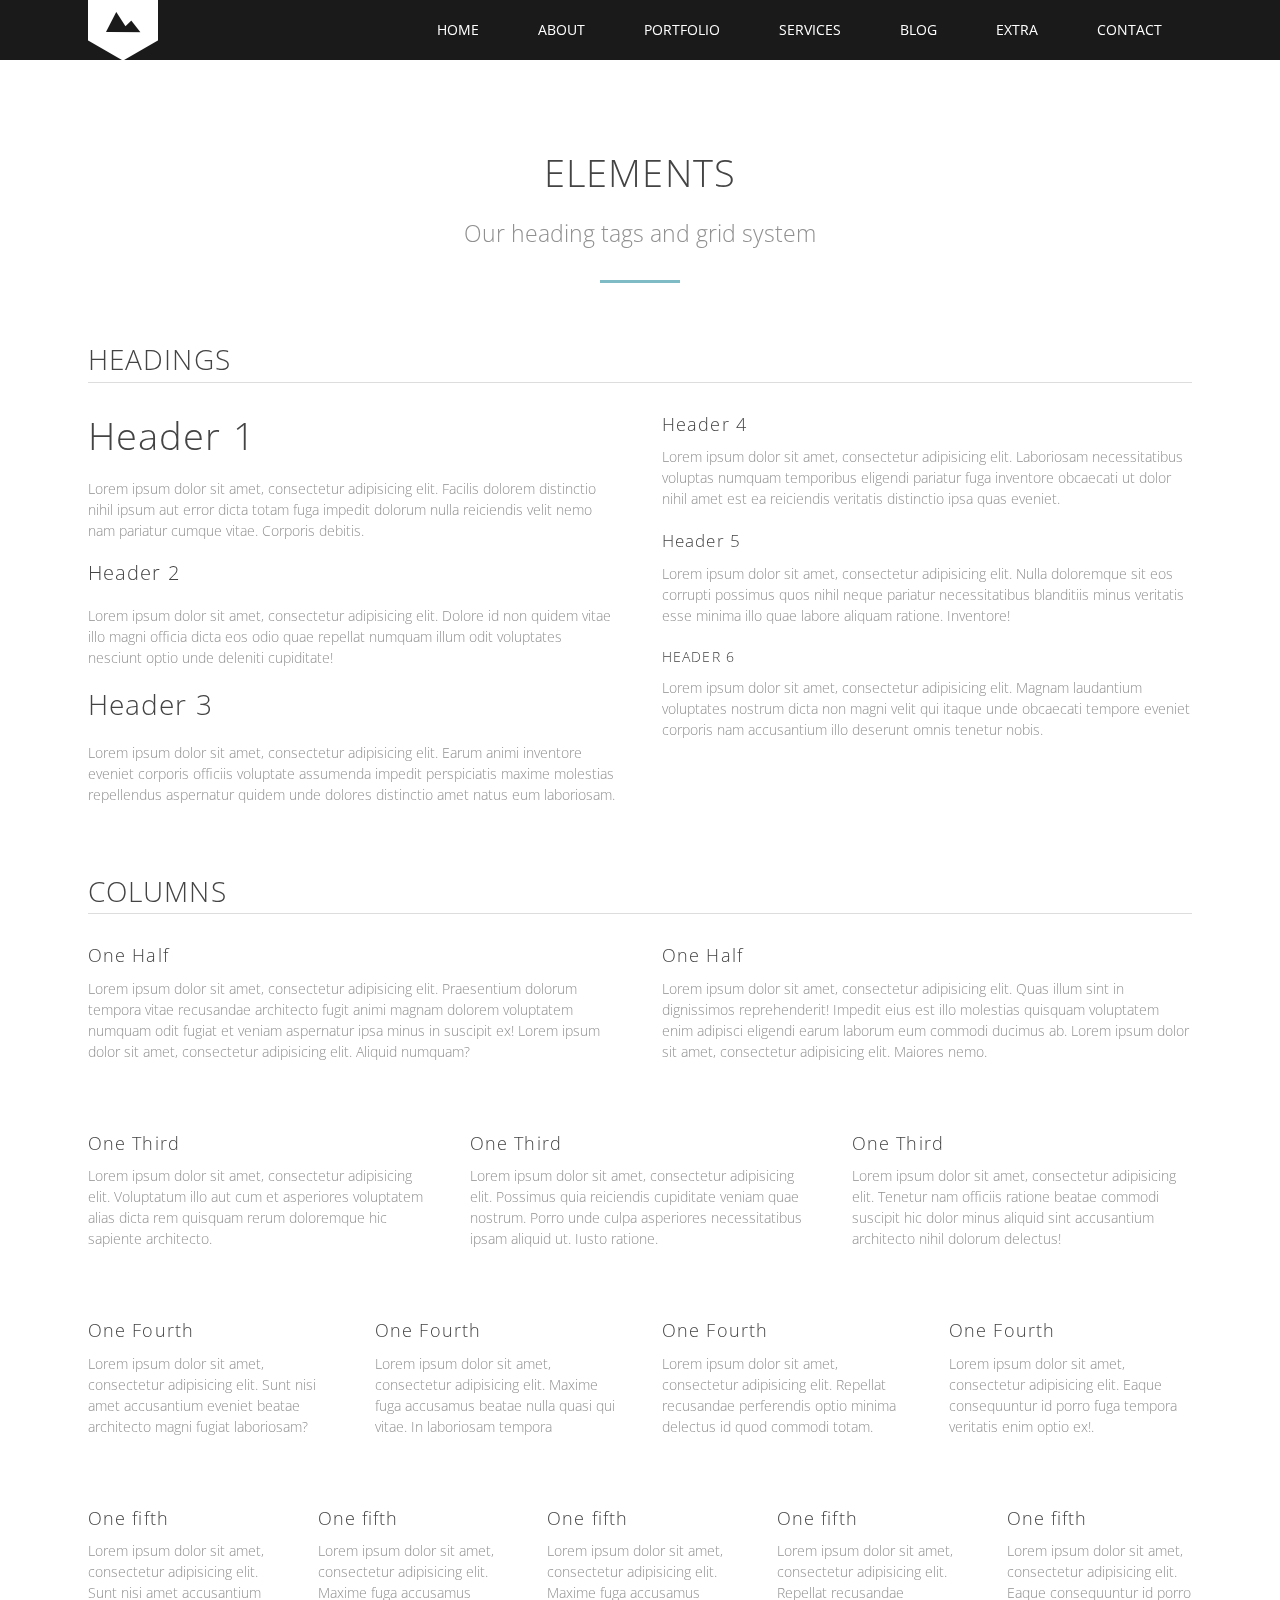
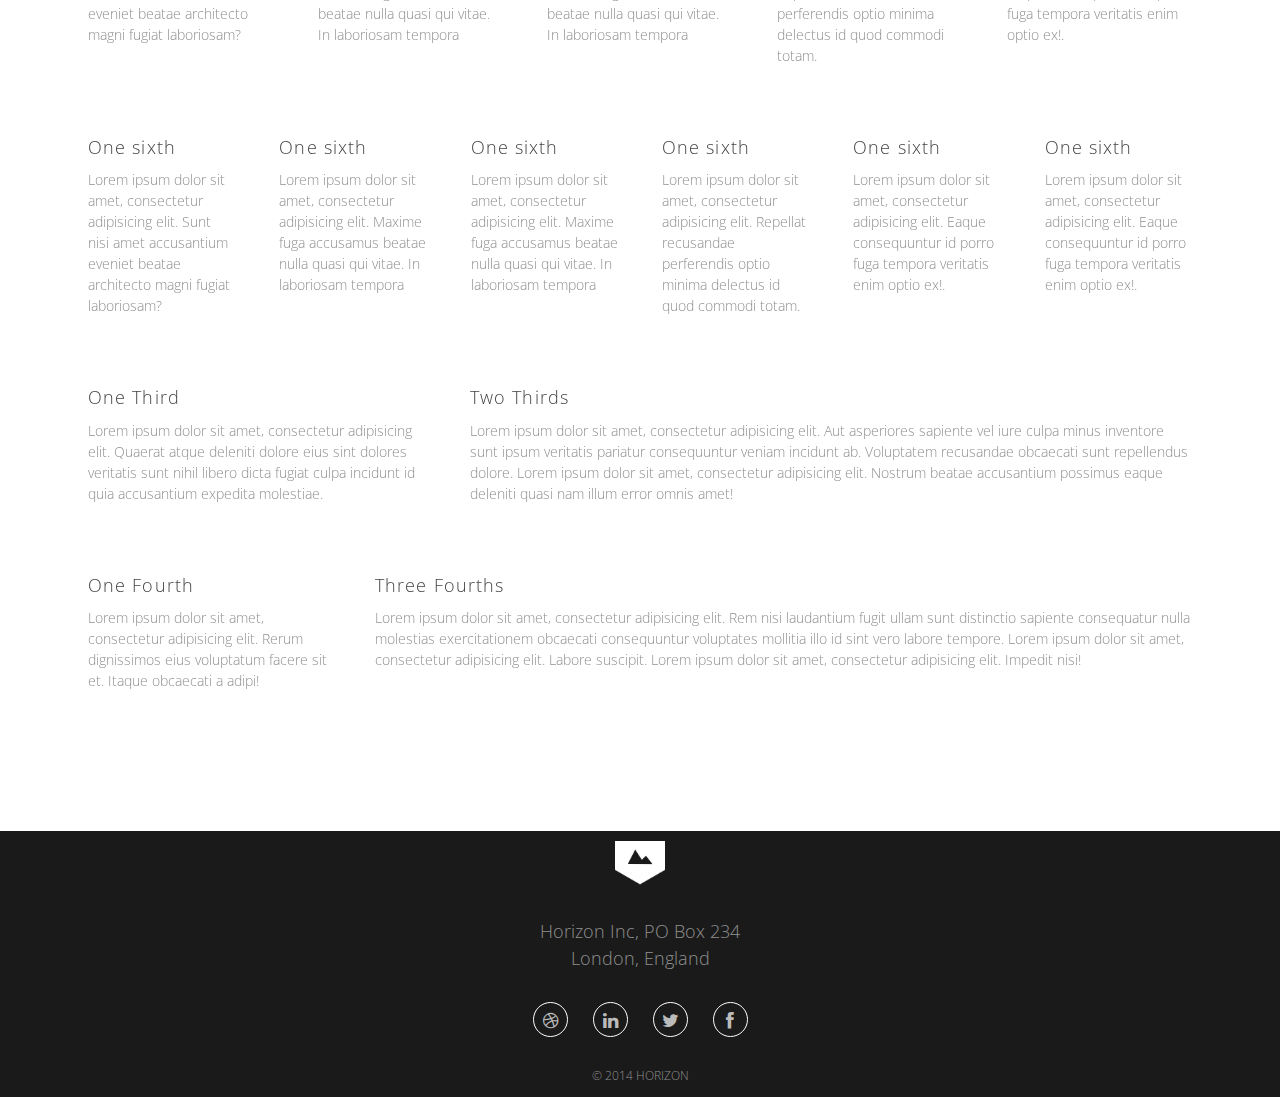
<file: elements.html>
<!DOCTYPE html>
<!--[if lt IE 7]>      <html class="no-js lt-ie9 lt-ie8 lt-ie7"> <![endif]-->
<!--[if IE 7]>         <html class="no-js lt-ie9 lt-ie8"> <![endif]-->
<!--[if IE 8]>         <html class="no-js lt-ie9"> <![endif]-->
<!--[if gt IE 8]><!-->
<html class="no-js">
<!--<![endif]-->

<head>
	<meta charset="utf-8">
	<title>Horizon</title>
	<meta name="description" content="">
	<meta name="viewport" content="width=device-width, initial-scale=1.0, maximum-scale=1.0">

	<!-- Place favicon.ico and apple-touch-icon.png in the root directory -->

	<link rel="stylesheet" href="css/scripts.css">
	<link rel="stylesheet" href="font-awesome/css/font-awesome.min.css">
	<link rel="stylesheet" href="css/base.css">
	<link rel="stylesheet" href="css/grid.css">
	<link href="http://fonts.googleapis.com/css?family=Open+Sans:400,300,600,700" rel="stylesheet" type="text/css">

	<!-- Change Color Stylesheet Here -->
	<link rel="stylesheet" href="css/colors/default.css">


	<!-- TEMPLATE STYLESHEETS -->
	<link rel="stylesheet" href="css/style.css">
	<link rel="stylesheet" href="css/layout.css">

	<script src="js/vendor/modernizr-2.6.2.min.js"></script>

</head>

<body>
	<!--[if lt ie 7]>
            <p class="browsehappy">you are using an <strong>outdated</strong> browser. please <a href="http://browsehappy.com/">upgrade your browser</a> to improve your experience.</p>
        <![endif]-->

    <div class="preloader"><i class="fa fa-spinner spin"></i></div>

    <div class="header solid">
		<div class="container">

			<!-- LOGO -->
			<a href="index.html" class="logo">
				<img src="img/logo.png" width="70" alt="Horizon">
			</a>

			<ul id="sn" class="main_menu">
				<li><a href="index.html">Home</a></li>
				<li><a href="index.html#about">About</a></li>
				<li><a href="index.html#portfolio">Portfolio</a></li>
				<li><a href="index.html#services">services</a></li>
				<li><a class="dropdown" href="blog.html">Blog</a>
					<ul>
						<li><a  href="blog.html"> Blog </a></li>
						<li><a  href="blog-single.html"> Single Post </a></li>
					</ul>
				</li>
				<li><a class="dropdown" href="extra.html">extra</a>
					<ul>
						<li><a  href="extra.html"> Elements </a></li>
						<li><a  href="tabs.html"> Toggles, accordians and tabs </a></li>
						<li class="dropdown"><a  href="extra.html"> Third level dropdown </a>
							<ul>
								<li><a  href="extra.html"> Example </a></li>
							</ul>
						</li>
					</ul>
				</li>
				<li><a href="index.html#contact">Contact</a></li>
			</ul><!-- End .main-menu -->
		</div><!-- End .container -->
    </div><!-- End .header -->		<div class="page">
			<div class="container">

				<div class="section-title">
					<h1 class="title">Elements</h1>
					<p class="description">Our heading tags and grid system</p>
				</div>	

				<!-- HEADINGS -->
				<div class="row">
					<h3 class="sub-title">Headings</h3>

					<div class="one-half">
						<h1>Header 1</h1>
						<p>Lorem ipsum dolor sit amet, consectetur adipisicing elit. Facilis dolorem distinctio nihil ipsum aut error dicta totam fuga impedit dolorum nulla reiciendis velit nemo nam pariatur cumque vitae. Corporis debitis.</p>

						<h2>Header 2</h2>
						<p>Lorem ipsum dolor sit amet, consectetur adipisicing elit. Dolore id non quidem vitae illo magni officia dicta eos odio quae repellat numquam illum odit voluptates nesciunt optio unde deleniti cupiditate!</p>

						<h3>Header 3</h3>
						<p>Lorem ipsum dolor sit amet, consectetur adipisicing elit. Earum animi inventore eveniet corporis officiis voluptate assumenda impedit perspiciatis maxime molestias repellendus aspernatur quidem unde dolores distinctio amet natus eum laboriosam.</p>
					</div><!-- End .one-half -->

					<div class="one-half last">
						<h4>Header 4</h4>
						<p>Lorem ipsum dolor sit amet, consectetur adipisicing elit. Laboriosam necessitatibus voluptas numquam temporibus eligendi pariatur fuga inventore obcaecati ut dolor nihil amet est ea reiciendis veritatis distinctio ipsa quas eveniet.</p>

						<h5>Header 5</h5>
						<p>Lorem ipsum dolor sit amet, consectetur adipisicing elit. Nulla doloremque sit eos corrupti possimus quos nihil neque pariatur necessitatibus blanditiis minus veritatis esse minima illo quae labore aliquam ratione. Inventore!</p>

						<h6>Header 6</h6>
						<p>Lorem ipsum dolor sit amet, consectetur adipisicing elit. Magnam laudantium voluptates nostrum dicta non magni velit qui itaque unde obcaecati tempore eveniet corporis nam accusantium illo deserunt omnis tenetur nobis.</p>
					</div><!-- End .one-half -->
				</div><!-- End .row -->


				<!-- COLUMNS -->
				<div class="row">
					<h3 class="sub-title">Columns</h3>

					<div class="one-half">
						<h4 class="title">One Half</h4>
						<p>Lorem ipsum dolor sit amet, consectetur adipisicing elit. Praesentium dolorum tempora vitae recusandae architecto fugit animi magnam dolorem voluptatem numquam odit fugiat et veniam aspernatur ipsa minus in suscipit ex! Lorem ipsum dolor sit amet, consectetur adipisicing elit. Aliquid numquam?</p>
					</div>

					<div class="one-half last">
						<h4 class="title">One Half</h4>
						<p>Lorem ipsum dolor sit amet, consectetur adipisicing elit. Quas illum sint in dignissimos reprehenderit! Impedit eius est illo molestias quisquam voluptatem enim adipisci eligendi earum laborum eum commodi ducimus ab. Lorem ipsum dolor sit amet, consectetur adipisicing elit. Maiores nemo.</p>
					</div>
				</div><!-- End .row -->

				<div class="row">
					<div class="one-third">
						<h4 class="title">One Third</h4>
						<p>Lorem ipsum dolor sit amet, consectetur adipisicing elit. Voluptatum illo aut cum et asperiores voluptatem alias dicta rem quisquam rerum doloremque hic sapiente architecto.</p>
					</div>
					<div class="one-third">
						<h4 class="title">One Third</h4>
						<p>Lorem ipsum dolor sit amet, consectetur adipisicing elit. Possimus quia reiciendis cupiditate veniam quae nostrum. Porro unde culpa asperiores necessitatibus ipsam aliquid ut. Iusto ratione.</p>
					</div>
					<div class="one-third last">
						<h4 class="title">One Third</h4>
						<p>Lorem ipsum dolor sit amet, consectetur adipisicing elit. Tenetur nam officiis ratione beatae commodi suscipit hic dolor minus aliquid sint accusantium architecto nihil dolorum delectus!</p>
					</div>
				</div><!-- End .row -->

				<div class="row">
					<div class="one-fourth">
						<h4 class="title">One Fourth</h4>
						<p>Lorem ipsum dolor sit amet, consectetur adipisicing elit. Sunt nisi amet accusantium eveniet beatae architecto magni fugiat laboriosam?</p>
					</div>
					<div class="one-fourth">
						<h4 class="title">One Fourth</h4>
						<p>Lorem ipsum dolor sit amet, consectetur adipisicing elit. Maxime fuga accusamus beatae nulla quasi qui vitae. In laboriosam tempora</p>
					</div>
					<div class="one-fourth">
						<h4 class="title">One Fourth</h4>
						<p>Lorem ipsum dolor sit amet, consectetur adipisicing elit. Repellat recusandae perferendis optio minima delectus id quod commodi totam.</p>
					</div>
					<div class="one-fourth last">
						<h4 class="title">One Fourth</h4>
						<p>Lorem ipsum dolor sit amet, consectetur adipisicing elit. Eaque consequuntur id porro fuga tempora veritatis enim optio ex!.</p>
					</div>
				</div><!-- End .row -->

				<div class="row">
					<div class="one-fifth">
						<h4 class="title">One fifth</h4>
						<p>Lorem ipsum dolor sit amet, consectetur adipisicing elit. Sunt nisi amet accusantium eveniet beatae architecto magni fugiat laboriosam?</p>
					</div>
					<div class="one-fifth">
						<h4 class="title">One fifth</h4>
						<p>Lorem ipsum dolor sit amet, consectetur adipisicing elit. Maxime fuga accusamus beatae nulla quasi qui vitae. In laboriosam tempora</p>
					</div>
					<div class="one-fifth">
						<h4 class="title">One fifth</h4>
						<p>Lorem ipsum dolor sit amet, consectetur adipisicing elit. Maxime fuga accusamus beatae nulla quasi qui vitae. In laboriosam tempora</p>
					</div>
					<div class="one-fifth">
						<h4 class="title">One fifth</h4>
						<p>Lorem ipsum dolor sit amet, consectetur adipisicing elit. Repellat recusandae perferendis optio minima delectus id quod commodi totam.</p>
					</div>
					<div class="one-fifth last">
						<h4 class="title">One fifth</h4>
						<p>Lorem ipsum dolor sit amet, consectetur adipisicing elit. Eaque consequuntur id porro fuga tempora veritatis enim optio ex!.</p>
					</div>
				</div><!-- End .row -->

				<div class="row">
					<div class="one-sixth">
						<h4 class="title">One sixth</h4>
						<p>Lorem ipsum dolor sit amet, consectetur adipisicing elit. Sunt nisi amet accusantium eveniet beatae architecto magni fugiat laboriosam?</p>
					</div>
					<div class="one-sixth">
						<h4 class="title">One sixth</h4>
						<p>Lorem ipsum dolor sit amet, consectetur adipisicing elit. Maxime fuga accusamus beatae nulla quasi qui vitae. In laboriosam tempora</p>
					</div>
					<div class="one-sixth">
						<h4 class="title">One sixth</h4>
						<p>Lorem ipsum dolor sit amet, consectetur adipisicing elit. Maxime fuga accusamus beatae nulla quasi qui vitae. In laboriosam tempora</p>
					</div>
					<div class="one-sixth">
						<h4 class="title">One sixth</h4>
						<p>Lorem ipsum dolor sit amet, consectetur adipisicing elit. Repellat recusandae perferendis optio minima delectus id quod commodi totam.</p>
					</div>
					<div class="one-sixth">
						<h4 class="title">One sixth</h4>
						<p>Lorem ipsum dolor sit amet, consectetur adipisicing elit. Eaque consequuntur id porro fuga tempora veritatis enim optio ex!.</p>
					</div>
					<div class="one-sixth last">
						<h4 class="title">One sixth</h4>
						<p>Lorem ipsum dolor sit amet, consectetur adipisicing elit. Eaque consequuntur id porro fuga tempora veritatis enim optio ex!.</p>
					</div>
				</div><!-- End .row -->

				<div class="row">
					<div class="one-third">
						<h4 class="title">One Third</h4>
						<p>Lorem ipsum dolor sit amet, consectetur adipisicing elit. Quaerat atque deleniti dolore eius sint dolores veritatis sunt nihil libero dicta fugiat culpa incidunt id quia accusantium expedita molestiae.</p>
					</div>
					<div class="two-thirds last">
						<h4 class="title">Two Thirds</h4>
						<p>Lorem ipsum dolor sit amet, consectetur adipisicing elit. Aut asperiores sapiente vel iure culpa minus inventore sunt ipsum veritatis pariatur consequuntur veniam incidunt ab. Voluptatem recusandae obcaecati sunt repellendus dolore. Lorem ipsum dolor sit amet, consectetur adipisicing elit. Nostrum beatae accusantium possimus eaque deleniti quasi nam illum error omnis amet!</p>
					</div>
				</div><!-- End .row -->

				<div class="row">
					<div class="one-fourth">
						<h4 class="title">One Fourth</h4>
						<p>Lorem ipsum dolor sit amet, consectetur adipisicing elit. Rerum dignissimos eius voluptatum facere sit et. Itaque obcaecati a adipi!</p>
					</div>
					<div class="three-fourths last">
						<h4 class="title">Three Fourths</h4>
						<p>Lorem ipsum dolor sit amet, consectetur adipisicing elit. Rem nisi laudantium fugit ullam sunt distinctio sapiente consequatur nulla molestias exercitationem obcaecati consequuntur voluptates mollitia illo id sint vero labore tempore. Lorem ipsum dolor sit amet, consectetur adipisicing elit. Labore suscipit. Lorem ipsum dolor sit amet, consectetur adipisicing elit. Impedit nisi!</p>
					</div>
				</div><!-- End .row -->
				
			</div><!-- End .container -->
		</div><!-- End .page -->

	<section class="footer">
		<img class="footer-logo" src="img/logo.png" width="50" alt="">
		<div class="address">
			Horizon Inc, PO Box 234
			<br>London, England
		</div><!-- End .address -->

		<ul class="social-icons">
			<li><a href="#"><i class="fa fa-dribbble"></i></a></li>
			<li><a href="#"><i class="fa fa-linkedin"></i></a></li>
			<li><a href="#"><i class="fa fa-twitter"></i></a></li>
			<li><a href="#"><i class="fa fa-facebook"></i></a></li>
		</ul>

		<div class="copy">© 2014 HORIZON</div>
	</section>

	<!-- JQUERY -->
    <script src="js/vendor/jquery.min.js"></script>

	<!-- PLUGINS -->
    <script type="text/javascript" src="http://maps.google.com/maps/api/js?sensor=false"></script>
    <script src="js/scripts.js"></script>
    <script src="js/plugins.js"></script>

	<!-- THEME SCRIPT -->
    <script src="js/main.js"></script>


</body>

</html>
</file>
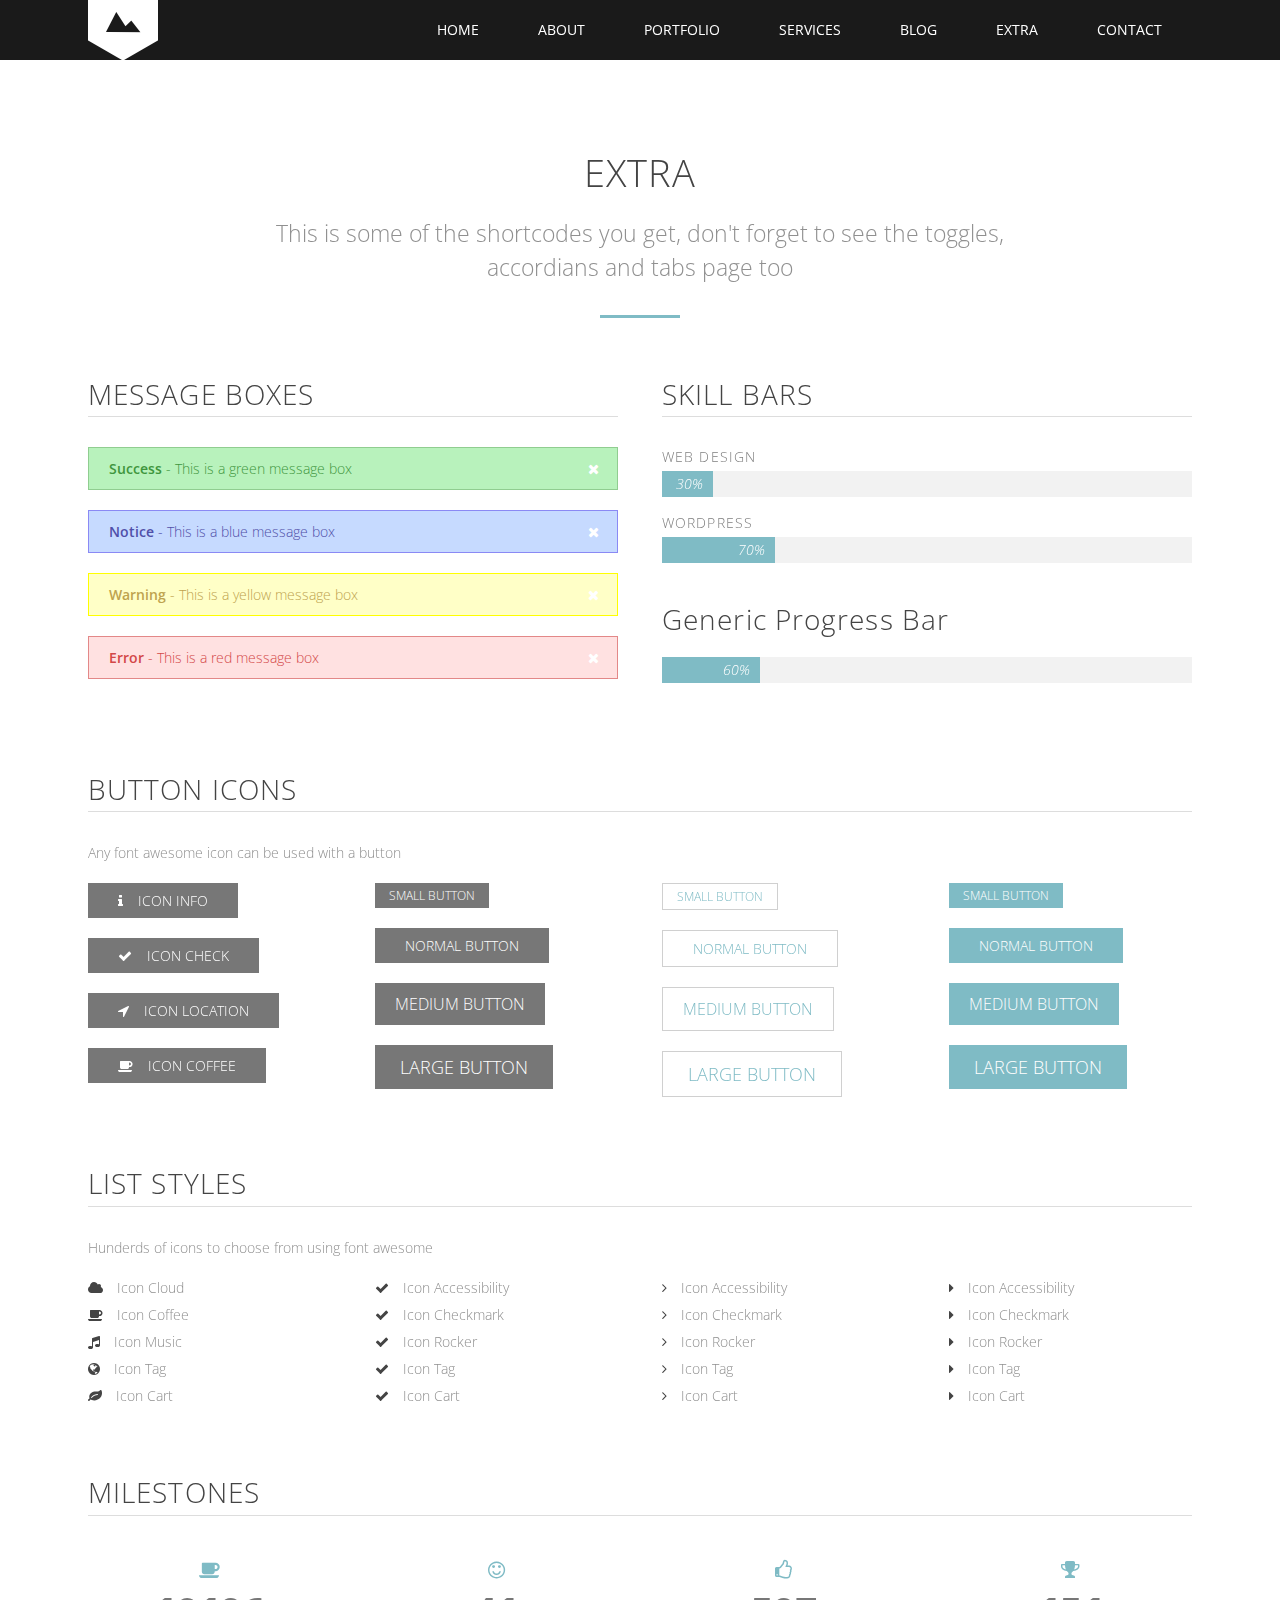
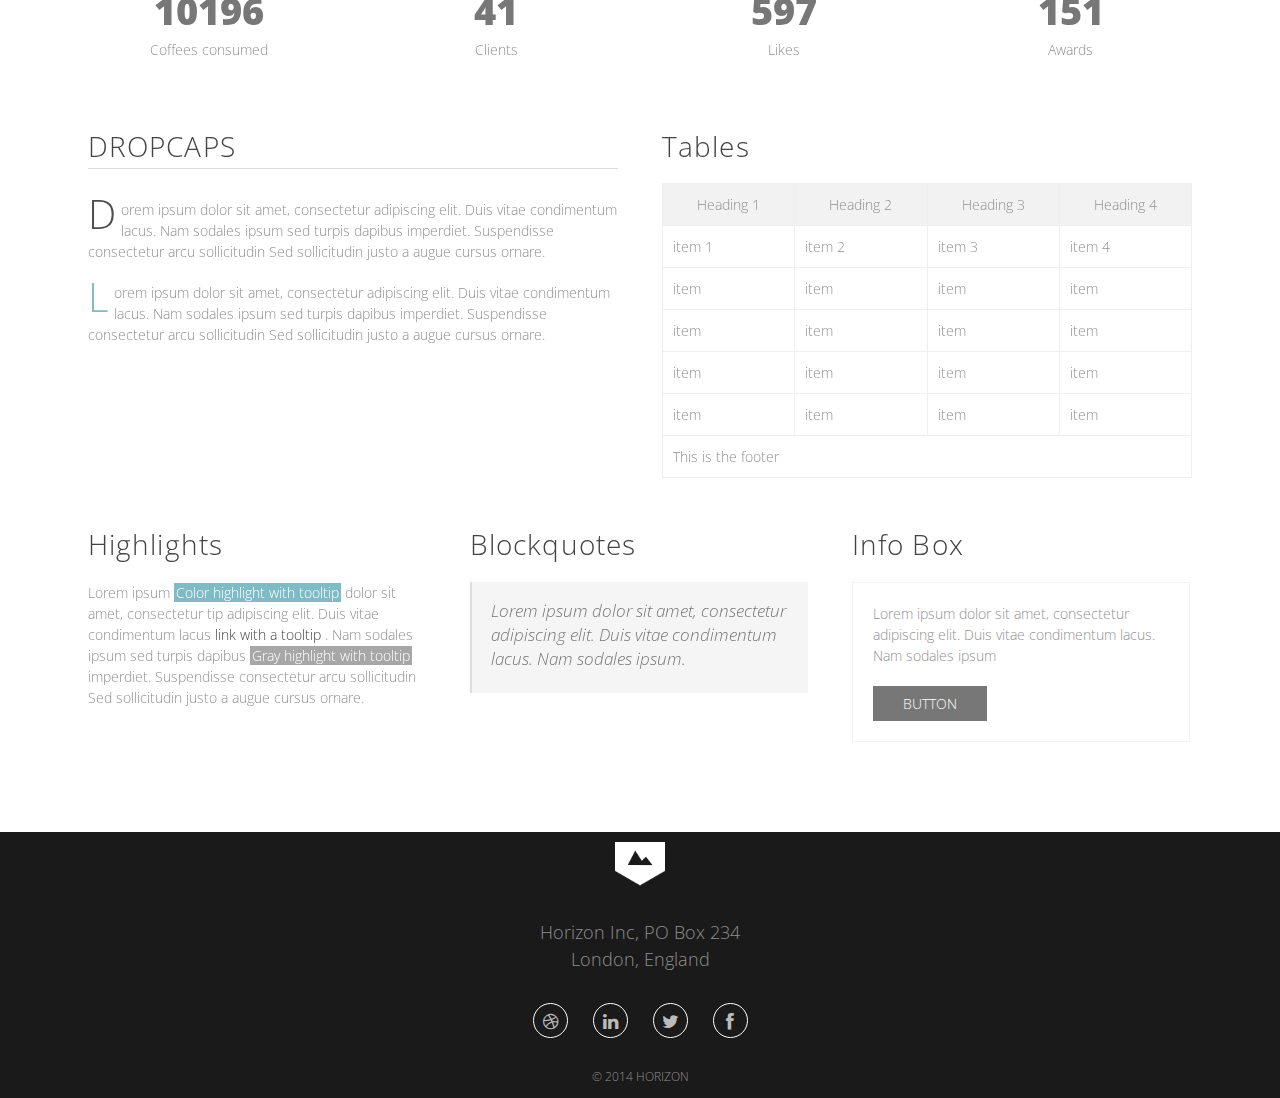
<file: extra.html>
<!DOCTYPE html>
<!--[if lt IE 7]>      <html class="no-js lt-ie9 lt-ie8 lt-ie7"> <![endif]-->
<!--[if IE 7]>         <html class="no-js lt-ie9 lt-ie8"> <![endif]-->
<!--[if IE 8]>         <html class="no-js lt-ie9"> <![endif]-->
<!--[if gt IE 8]><!-->
<html class="no-js">
<!--<![endif]-->

<head>
	<meta charset="utf-8">
	<title>Horizon</title>
	<meta name="description" content="">
	<meta name="viewport" content="width=device-width, initial-scale=1.0, maximum-scale=1.0">

	<!-- Place favicon.ico and apple-touch-icon.png in the root directory -->

	<link rel="stylesheet" href="css/scripts.css">
	<link rel="stylesheet" href="font-awesome/css/font-awesome.min.css">
	<link rel="stylesheet" href="css/base.css">
	<link rel="stylesheet" href="css/grid.css">
	<link href="http://fonts.googleapis.com/css?family=Open+Sans:400,300,600,700" rel="stylesheet" type="text/css">

	<!-- Change Color Stylesheet Here -->
	<link rel="stylesheet" href="css/colors/default.css">


	<!-- TEMPLATE STYLESHEETS -->
	<link rel="stylesheet" href="css/style.css">
	<link rel="stylesheet" href="css/layout.css">

	<script src="js/vendor/modernizr-2.6.2.min.js"></script>

</head>

<body>
	<!--[if lt ie 7]>
            <p class="browsehappy">you are using an <strong>outdated</strong> browser. please <a href="http://browsehappy.com/">upgrade your browser</a> to improve your experience.</p>
        <![endif]-->

    <div class="preloader"><i class="fa fa-spinner spin"></i></div>



    <div class="header solid">
		<div class="container">

			<!-- LOGO -->
			<a href="index.html" class="logo">
				<img src="img/logo.png" width="70" alt="Horizon">
			</a>

			<ul id="sn" class="main_menu">
				<li><a href="index.html">Home</a></li>
				<li><a href="index.html#about">About</a></li>
				<li><a href="index.html#portfolio">Portfolio</a></li>
				<li><a href="index.html#services">services</a></li>
				<li><a class="dropdown" href="blog.html">Blog</a>
					<ul>
						<li><a  href="blog.html"> Blog </a></li>
						<li><a  href="blog-single.html"> Single Post </a></li>
					</ul>
				</li>
				<li><a class="current dropdown" href="extra.html">extra</a>
					<ul>
						<li><a  href="extra.html"> Elements </a></li>
						<li><a  href="tabs.html"> Toggles, accordians and tabs </a></li>
						<li class="dropdown"><a  href="extra.html"> Third level dropdown </a>
							<ul>
								<li><a  href="extra.html"> Example </a></li>
							</ul>
						</li>
					</ul>
				</li>
				<li><a href="index.html#contact">Contact</a></li>
			</ul><!-- End .main-menu -->
		</div><!-- End .container -->
    </div><!-- End .header -->


	<section class="page">
		<div class="container">

			<div class="section-title">
				<h1 class="title">Extra</h1>
				<p class="description">This is some of the shortcodes you get, don't forget to see the toggles, accordians and tabs page too</p>
			</div>

			<div class="row">
				<!-- ALERT BOXES -->
				<div class="one-half">
					<h3 class="sub-title">Message Boxes</h3>
					<div class="alert success">
						<a class="alert-button" href="#"><i class="fa fa-times"></i></a>
						<strong>Success</strong> - This is a green message box
					</div>
					<div class="alert notice">
						<a class="alert-button" href="#"><i class="fa fa-times"></i></a>
						<strong>Notice</strong> - This is a blue message box
					</div>
					<div class="alert warning">
						<a class="alert-button" href="#"><i class="fa fa-times"></i></a>
						<strong>Warning</strong> - This is a yellow message box
					</div>
					<div class="alert error">
						<a class="alert-button" href="#"><i class="fa fa-times"></i></a>
						<strong>Error</strong> - This is a red message box
					</div>
				</div><!-- End .one-half -->

				<!-- SKILL BARS -->
				<div class="one-half last">
					<h3 class="sub-title">Skill Bars</h3>
					<ul class="progress-bars">
						<li class="bar">
							<h6 class="title">Web Design</h6>
							<span class="progress" style="width: 30%;">30%</span>
						</li>
						<li class="bar">
							<h6 class="title">Wordpress</h6>
							<span class="progress" style="width: 70%;">70%</span>
						</li>
					</ul>

					<h3>Generic Progress Bar</h3>
					<div class="bar">
						<span class="progress" style="width: 60%;">60%</span>
					</div>
				</div><!-- End .one-half -->
			</div><!-- End .row -->

			<!-- BUTTONS -->
			<div class="row">
				<h3 class="sub-title">Button Icons</h3>
				<p>Any font awesome icon can be used with a button</p>

				<!-- BUTTONS WITH ICONS -->
				<div class="one-fourth">
					<a class="button" href="#"><i class="fa fa-info"></i>Icon Info</a>
					<a class="button" href="#"><i class="fa fa-check"></i>Icon Check</a>
					<a class="button" href="#"><i class="fa fa-location-arrow"></i>Icon Location</a>
					<a class="button" href="#"><i class="fa fa-coffee"></i>Icon Coffee</a>
				</div><!-- .one-fourth -->

				<div class="one-fourth">
					<a class="button small" href="#">Small Button</a>
					<a class="button" href="#">Normal Button</a>
					<a class="button medium" href="#">Medium Button</a>
					<a class="button large" href="#">Large Button</a>
				</div><!-- End .one-fourth -->

				<div class="one-fourth">
					<a class="button small outline" href="#">Small Button</a>
					<a class="button outline" href="#">Normal Button</a>
					<a class="button medium outline" href="#">Medium Button</a>
					<a class="button large outline" href="#">Large Button</a>
				</div><!-- End .one-fourth -->

				<div class="one-fourth last">
					<a class="button color small" href="#">Small Button</a>
					<a class="button color" href="#">Normal Button</a>
					<a class="button color medium" href="#">Medium Button</a>
					<a class="button color large" href="#">Large Button</a>
				</div><!-- End .one-fourth -->
			</div><!-- End .row -->

			<div class="row">
				<h3 class="sub-title">List Styles </h3>
				<p>Hunderds of icons to choose from using font awesome</p>
				<!-- LIST WITH ICONS -->
				<div class="one-fourth">
					<ul class="list">
						<li><i class="fa fa-cloud"></i>Icon Cloud</li>
						<li><i class="fa fa-coffee"></i>Icon Coffee</li>
						<li><i class="fa fa-music"></i>Icon Music</li>
						<li><i class="fa fa-globe"></i>Icon Tag</li>
						<li><i class="fa fa-leaf"></i>Icon Cart</li>
					</ul>
				</div><!-- End .one-fourth -->

				<!-- LIST CHECK ICONS -->
				<div class="one-fourth">
					<ul class="list">
						<li><i class="fa fa-check"></i>Icon Accessibility</li>
						<li><i class="fa fa-check"></i>Icon Checkmark</li>
						<li><i class="fa fa-check"></i>Icon Rocker</li>
						<li><i class="fa fa-check"></i>Icon Tag</li>
						<li><i class="fa fa-check"></i>Icon Cart</li>
					</ul>
				</div><!-- End .one-fourth -->

				<!-- LIST ARROW ICONS -->
				<div class="one-fourth">
					<ul class="list">
						<li><i class="fa fa-angle-right"></i>Icon Accessibility</li>
						<li><i class="fa fa-angle-right"></i>Icon Checkmark</li>
						<li><i class="fa fa-angle-right"></i>Icon Rocker</li>
						<li><i class="fa fa-angle-right"></i>Icon Tag</li>
						<li><i class="fa fa-angle-right"></i>Icon Cart</li>
					</ul>
				</div><!-- End .one-fourth -->

				<!-- LIST WITH ICONS -->
				<div class="one-fourth last">
					<ul class="list">
						<li><i class="fa fa-caret-right"></i>Icon Accessibility</li>
						<li><i class="fa fa-caret-right"></i>Icon Checkmark</li>
						<li><i class="fa fa-caret-right"></i>Icon Rocker</li>
						<li><i class="fa fa-caret-right"></i>Icon Tag</li>
						<li><i class="fa fa-caret-right"></i>Icon Cart</li>
					</ul>
				</div><!-- End .one-fourth -->
			</div><!-- End .row -->


			<!-- MILESTONES -->
			<div class="row">
				<h3 class="sub-title">Milestones</h3>
				<div class="milestones">
					<div class="one-fourth">
						<i class="fa fa-coffee"></i>
						<div class="count" data-count="10196">10196</div> Coffees consumed
					</div>
					<div class="one-fourth">
						<i class="fa fa-smile-o"></i>
						<div class="count" data-count="41">41</div> Clients
					</div>
					<div class="one-fourth">
						<i class="fa fa-thumbs-o-up"></i>
						<div class="count" data-count="597">597</div> Likes
					</div>
					<div class="one-fourth last">
						<i class="fa fa-trophy"></i>
						<div class="count" data-count="151">151</div> Awards
					</div>
				</div><!-- End .milestones -->
			</div><!-- End .row -->


		<div class="row">

			<!-- DROPCAPS -->
			<div class="one-half">
				<h3 class="sub-title">Dropcaps</h3>
				<p>
					<span class="dropcap">D</span>
					orem ipsum dolor sit amet, consectetur adipiscing elit. Duis vitae condimentum lacus.
					Nam sodales ipsum sed turpis dapibus imperdiet. Suspendisse consectetur arcu sollicitudin
					Sed sollicitudin justo a augue cursus ornare.
				</p>
				<p>
					<span class="dropcap color">L</span>
					orem ipsum dolor sit amet, consectetur adipiscing elit. Duis vitae condimentum lacus.
					Nam sodales ipsum sed turpis dapibus imperdiet. Suspendisse consectetur arcu sollicitudin
					Sed sollicitudin justo a augue cursus ornare.
				</p>
			</div><!-- .one-half -->

			<!-- TABLES -->
			<div class="one-half last">
				<h3 class="title">Tables</h3>
				<table class="table">
					<thead>
						<tr>
							<th>Heading 1</th>
							<th>Heading 2</th>
							<th>Heading 3</th>
							<th>Heading 4</th>
						</tr>
					</thead>
					<tbody>
						<tr>
							<td>item 1</td>
							<td>item 2</td>
							<td>item 3</td>
							<td>item 4</td>
						</tr>
						<tr>
							<td>item</td>
							<td>item</td>
							<td>item</td>
							<td>item</td>
						</tr>
						<tr>
							<td>item</td>
							<td>item</td>
							<td>item</td>
							<td>item</td>
						</tr>
						<tr>
							<td>item</td>
							<td>item</td>
							<td>item</td>
							<td>item</td>
						</tr>
						<tr>
							<td>item</td>
							<td>item</td>
							<td>item</td>
							<td>item</td>
						</tr>
					</tbody>
					<tfoot>
						<tr>
							<td colspan="4">This is the footer</td>
						</tr>
					</tfoot>
				</table>
			</div><!-- End .one-half -->

		</div><!-- End .row -->

			<div class="one-third">

				<h3 class="title">Highlights</h3>
				<p>
					Lorem ipsum <a class="highlight-color" title="I am a tool tip!" data-hook="tooltip">Color highlight with tooltip</a> dolor sit amet,
					consectetur  tip adipiscing elit. Duis vitae condimentum lacus <a href="#" title="I am a link" data-hook="tooltip">link with a tooltip</a> .
					Nam sodales  ipsum sed turpis dapibus <a class="highlight-gray" title="I am another tool tip!" data-hook="tooltip">Gray highlight with tooltip</a> imperdiet. Suspendisse consectetur arcu sollicitudin
					Sed sollicitudin justo a augue cursus ornare.
				</p>

			</div><!-- .one-third -->

			<div class="one-third">

				<h3 class="title">Blockquotes</h3>
				<blockquote>
					<p>
						Lorem ipsum dolor sit amet, consectetur adipiscing elit. Duis vitae condimentum lacus.
						Nam sodales ipsum.
					</p>
				</blockquote>

			</div><!-- .one-third -->

			<div class="one-third last">

				<h3 class="title">Info Box</h3>
				<div class="info-box">
					<p>
						Lorem ipsum dolor sit amet, consectetur adipiscing elit. Duis vitae condimentum lacus.
						Nam sodales ipsum
					</p>
					<a class="button no-mb" href="#">Button</a>
				</div>

			</div><!-- End .one-third -->

		</div><!-- End .container -->
	</section>

	<section class="footer">
		<img class="footer-logo" src="img/logo.png" width="50" alt="">
		<div class="address">
			Horizon Inc, PO Box 234
			<br>London, England
		</div><!-- End .address -->

		<ul class="social-icons">
			<li><a href="#"><i class="fa fa-dribbble"></i></a></li>
			<li><a href="#"><i class="fa fa-linkedin"></i></a></li>
			<li><a href="#"><i class="fa fa-twitter"></i></a></li>
			<li><a href="#"><i class="fa fa-facebook"></i></a></li>
		</ul>

		<div class="copy">© 2014 HORIZON</div>
	</section>

	<!-- JQUERY -->
    <script src="js/vendor/jquery.min.js"></script>

	<!-- PLUGINS -->
    <script type="text/javascript" src="http://maps.google.com/maps/api/js?sensor=false"></script>
    <script src="js/scripts.js"></script>
    <script src="js/plugins.js"></script>

	<!-- THEME SCRIPT -->
    <script src="js/main.js"></script>


</body>

</html>
</file>
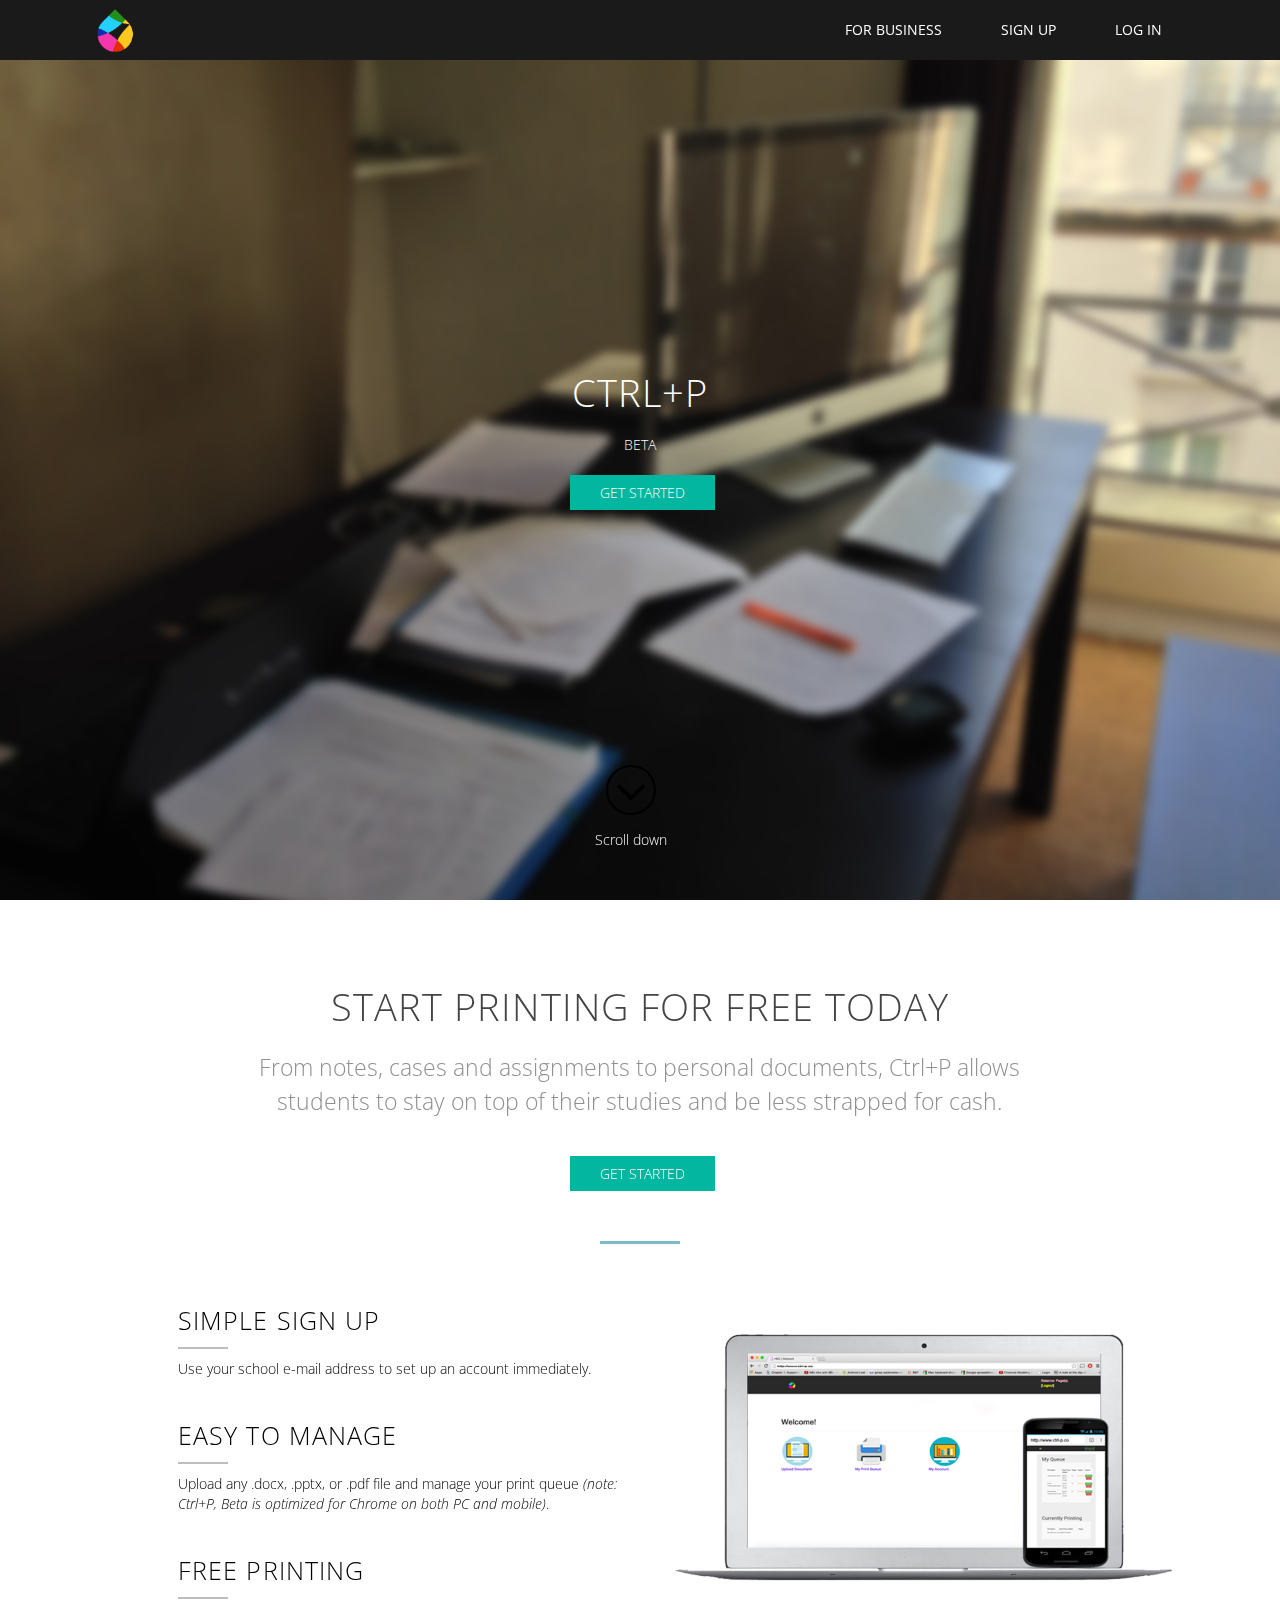
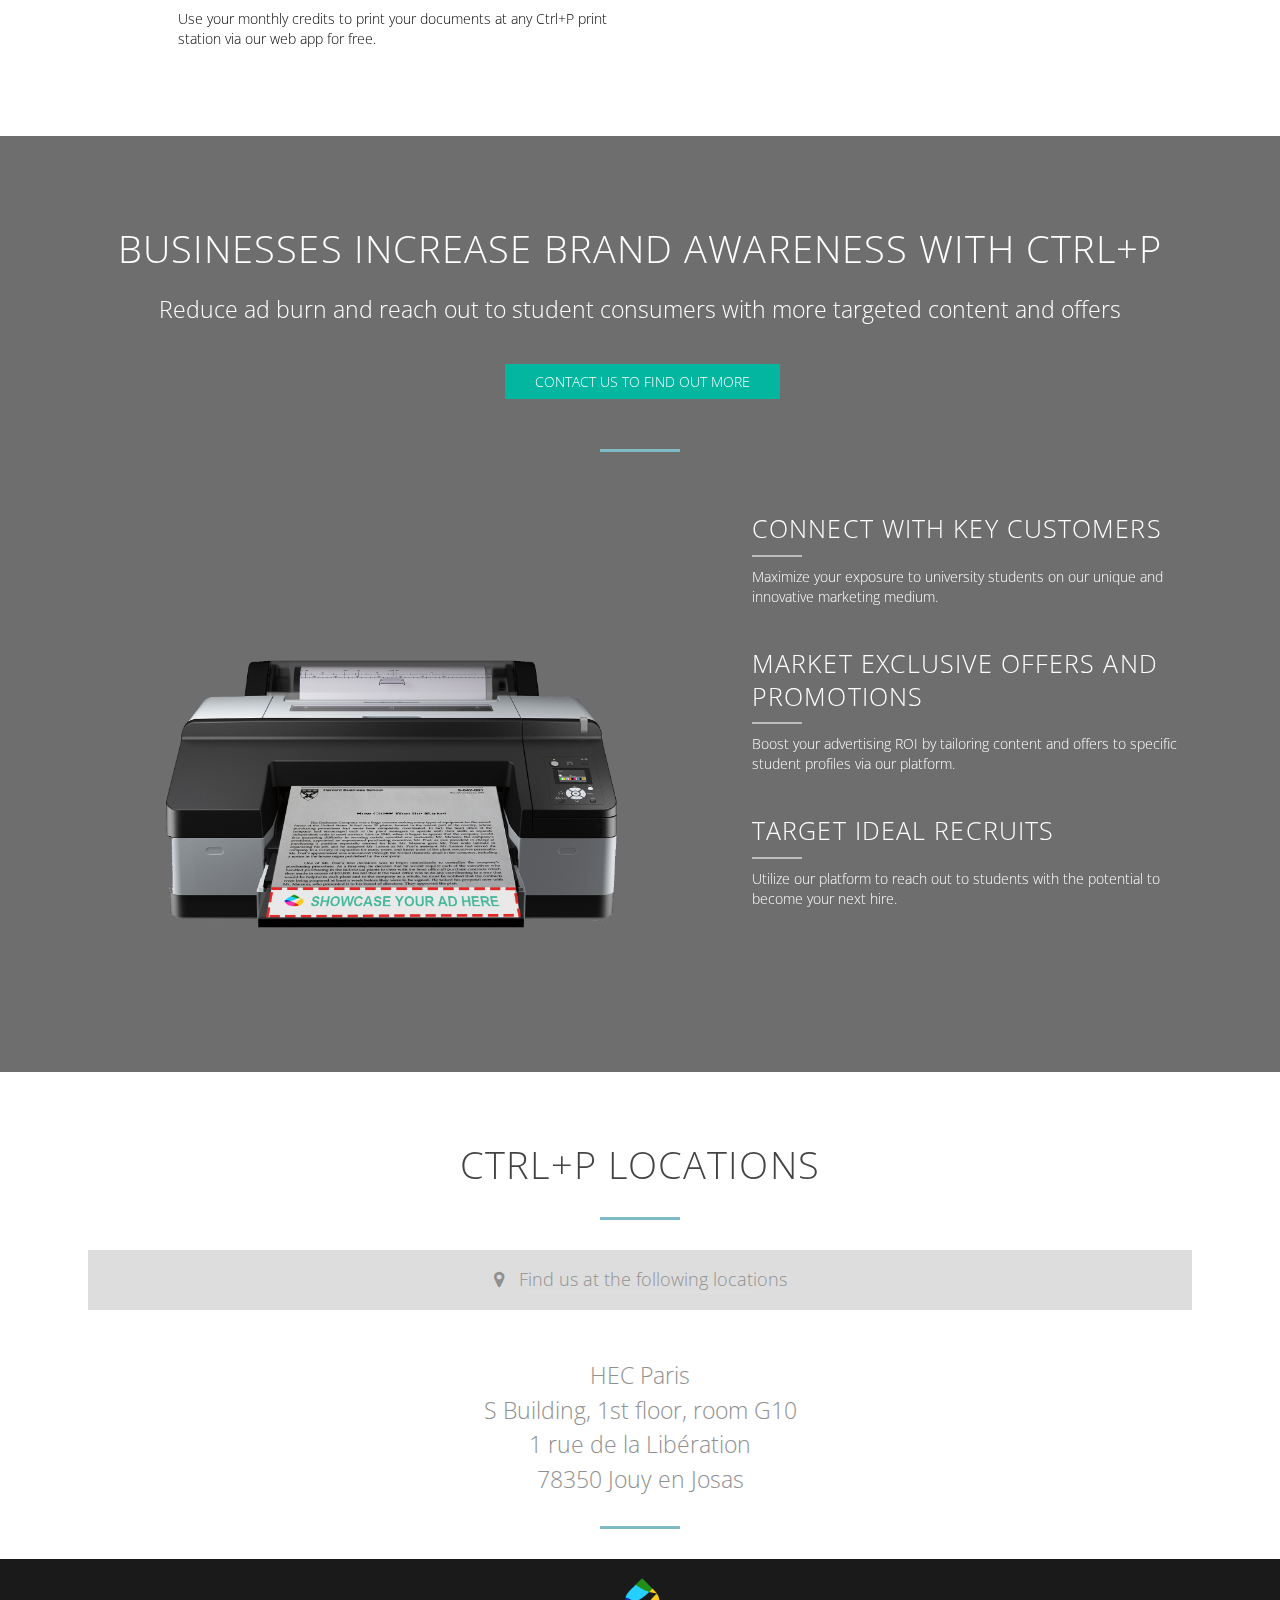
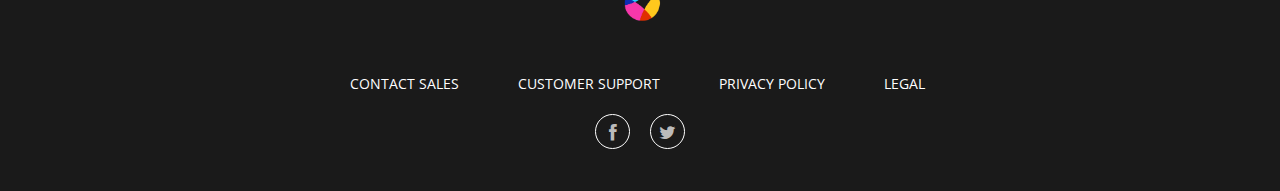
<file: index-hec.html>
<!DOCTYPE html>
<!--[if lt IE 7]>      <html class="no-js lt-ie9 lt-ie8 lt-ie7"> <![endif]-->
<!--[if IE 7]>         <html class="no-js lt-ie9 lt-ie8"> <![endif]-->
<!--[if IE 8]>         <html class="no-js lt-ie9"> <![endif]-->
<!--[if gt IE 8]><!-->
<html class="no-js">
<!--<![endif]-->

<head>
	<meta charset="utf-8">
	<title>Ctrl+P: Print for Free Today!</title>
	<meta name="description" content="">
	<meta name="viewport" content="width=device-width, initial-scale=1.0, maximum-scale=1.0">

	<!-- Place favicon.ico and apple-touch-icon.png in the root directory -->
<link rel="shortcut icon" href="/favicon.ico" type="image/x-icon">
<link rel="icon" href="img/favicon.ico" type="image/x-icon">
	<link rel="stylesheet" href="css/scripts.css">
	<link rel="stylesheet" href="font-awesome/css/font-awesome.min.css">
	<link rel="stylesheet" href="css/base.css">
	<link rel="stylesheet" href="css/grid.css">
	<link href="http://fonts.googleapis.com/css?family=Open+Sans:400,300,600,700" rel="stylesheet" type="text/css">

	<!-- Change Color Stylesheet Here -->
	<link rel="stylesheet" href="css/colors/default.css">


	<!-- TEMPLATE STYLESHEETS -->
	<link rel="stylesheet" href="css/style.css">
	<link rel="stylesheet" href="css/layout.css">

	<script src="js/vendor/modernizr-2.6.2.min.js"></script>

</head>

<body>

    <div class="preloader"><i class="fa fa-spinner spin"></i></div>

	<div class="slider-wrapper" style="background-image: url('img/newbackgroundimage.jpg');">
		<ul class="main-slider bxslider">
			<li>
				<div class="caption">
					<div class="vertical-align welcome">
						<h1 style="color: white;">Ctrl+P</h1>
						<p style="color: white;">Beta</p>
						<a href="http://hec.ncitsolutions.com/register" style="color: white;" target="_blank"><button style="margin-left: 25px;background: #03b6a0;">Get Started</button></a>
					</div><!-- End .vertical-align -->
				</div><!-- End .caption -->
			</li>
	
		</ul><!-- End .main-slider -->
		<a href="#user" class="down"><i class="fa fa-angle-down"></i><span>Scroll down</span></a>
	</div><!-- End .slider-wrapper -->


    <div class="header solid">
		<div class="container">

			<!-- LOGO -->
			<a href="index-hec.html" class="logo">
				<!-- <img src="http://hec.ncitsolutions.com/assets/img/hec_paris.png" width="70" alt="HEC" style="margin-top: 15px;"> -->
				<img src="img/logoicon.png" width="50" alt="HEC" style="/* background: white; */"/>
			</a>

			<ul id="sn" class="main_menu">
				<!-- <li><a href="index-hec.html">Home</a></li> -->
				<li><a href="#business">For Business</a></li>
				<li><a href="http://hec.ncitsolutions.com/register">Sign up</a></li>
				
				<li><a href="http://hec.ncitsolutions.com/login">Log In</a></li>
				<!-- <li><a class="dropdown" href="#">Language</a>
					<ul>
						<li><a  href="#"> English </a></li>
						<li><a  href="#"> French </a></li>
					</ul>
				</li> -->
				<!-- <li><a class="dropdown" href="extra.html">extra</a>
					<ul>
						<li><a  href="extra.html"> Elements </a></li>
						<li><a  href="tabs.html"> Toggles, accordians and tabs </a></li>
						<li class="dropdown"><a  href="extra.html"> Third level dropdown </a>
							<ul>
								<li><a  href="extra.html"> Example </a></li>
							</ul>
						</li>
					</ul>
				</li>
				<li><a href="#contact">Contact</a></li> -->
			</ul><!-- End .main-menu -->
		</div><!-- End .container -->
    </div><!-- End .header -->


	<!-- ABOUT -->
	<!-- <section id="about" class="sect-1">
		<div class="container">
			<div class="section-title">
			<input type="button" value="Print" />
				<h1 class="title">What is Ctrl+P</h1>
				<p class="description">A Brief Explanation of CTRL+P</p>
			</div>

<p class="description" style="width: 80%;">Ctrl+P helps university students keep up with their 
workloads at school, while saving on expenses that can be better put to use elsewhere.
<br />
What Does Ctrl+P do?<br />
With Ctrl+P's mobile printing platform, 
students can print whatever they want, 
whenever they want, free of charge.<br />* Free printing comes courtesy of ads placed on 
the free pages being printed<br />
Ctrl+P is free to register and use for students at any participating universities. 
<br />Interested in getting Ctrl+P on your campus? Contact us at <br />campus@ctrlp
</p>
			<ul class="features">
				<li class="one-sixth">
					<i class="fa fa-camera"></i>
					<h5 class="title">Design</h5>
				</li>
				<li class="one-sixth">
					<i class="fa fa-flag"></i>
					<h5 class="title">Branding</h5>
				</li>
				<li class="one-sixth">
					<i class="fa fa-bolt"></i>
					<h5 class="title">SEO</h5>
				</li>
				<li class="one-sixth">
					<i class="fa fa-cog"></i>
					<h5 class="title">Illustration</h5>
				</li>
				<li class="one-sixth">
					<i class="fa fa-coffee"></i>
					<h5 class="title">Marketing</h5>
				</li>
				<li class="one-sixth last">
					<i class="fa fa-leaf"></i>
					<h5 class="title">Logos</h5>
				</li>
			</ul>
		</div>End .container
	</section> -->


	<!-- PORTFOLIO -->
	<!-- <section id="Howtouse" class="portfolio-wrapper sect-2">
		<div class="container">

			<div class="section-title">
				<h1 class="title">How to Use Ctrl+P BETA</h1>
				<p class="description">Students can utilize their Ctrl+P 
				BETA accounts via terminals set up on their campuses - Personal accounts 
				are created using school e-mail addresses. Once registered, students will 
				have access to Ctrl+P's web application via the campus terminals where they 
				can upload documents and manage their print queues.
</p>
			</div>

			<div class="one-half process-slider-wrap">
				<ul class="process-slider bxslider">
					<li>
						<img src="img/logo1.png" alt=""/>
					</li>
					<li>
						<img src="img/logo1woletter.png" alt=""/>
					</li>
					 <li>
						<img src="img/process/CTRL-P.png" alt=""/>
					</li> 
				</ul>End .process-slider
			</div>End one-half

			<div class="one-half last">
				<ul class="process-list2">
					<li class="current">
						<i class="fa fa-camera"></i>
						<h4 class="process-title">Upload Your Files</h4>
						<p>Currently, students will be provided a balance of XX pages per month. 
						Any pages not used will be rolled into the following month's balance.</p>
					</li>
					<li>
						<i class="fa fa-camera"></i>
						<h4 class="process-title">Chat With Us</h4>
						<p>Lorem ipsum dolor sit amet, consectetur adipisicing elit. Vitae facere consequuntur debitis aliquid dolorum temporibus.</p>
					</li>
					<li>
						<i class="fa fa-camera"></i>
						<h4 class="process-title">Review Our Ideas</h4>
						<p>Simple to use and, best of all, free, Ctrl+P is here to make student lives 
						a little less stressful. Get started here!</p>
					</li>
				</ul>
			</div>End .one-half
		</div>End .container
	</section> -->
<!-- PORTFOLIO -->
<br /><br /><br /><br />
<section id="user" class="sect-4" style="background: #ffffff; padding: 0 0 0;">
<div class="container">

			<div class="section-title">
				<h1 class="title" style="color: #444444">Start printing for free today</h1>
				<p class="description">From notes, cases and assignments to personal documents, Ctrl+P allows students to stay on top of their studies and be less strapped for cash.
				<br /><br />
				<a href="http://hec.ncitsolutions.com/register" style="color: white;" target="_blank"><button style="margin-left: 25px;background: #03b6a0;">Get Started</button></a>
				</p>
			</div>

			<div class="section-title">
				<h1 class="title"></h1>
			</div>

			<div class="one-half last">
				<ul class="process-list">
					<li class="current">
						<i class="fa fa-print"></i>
						<h4 class="process-title" style="color: #000000;font-size: 19pt;">Simple sign up</h4>
						<p style="color: #000000;">Use your school e-mail address to set up an account immediately.</p>
					</li>
					<li class="current">
						<i class="fa fa-print"></i>
						<h4 class="process-title" style="color: #000000;font-size: 19pt;">Easy to manage</h4>
						<p style="color: #000000;">Upload any .docx, .pptx, or .pdf file and manage your print queue <em>(note: Ctrl+P, Beta is optimized for Chrome on both PC and mobile)</em>.</p>
					</li>
					<li class="current">
						<i class="fa fa-print"></i>
						<h4 class="process-title" style="color: #000000;font-size: 19pt;">Free printing</h4>
						<p style="color: #000000;">Use your monthly credits to print your documents at any Ctrl+P print station via our web app for free.</p>
					</li>
				</ul>
			</div><!-- End .one-half -->
			<div class="one-half process-slider-wrap">
				<ul class="process-slider bxslider">
					<li>
						<img src="img/notebookcomputerandmobile3.png" alt=""/>
					</li>
					<li>
						<img src="img/notebookcomputerandmobile3.png" alt=""/>
					</li>
					 <li>
						<img src="img/notebookcomputerandmobile2.png" alt=""/>
					</li> 
				</ul><!-- End .process-slider -->
			</div><!-- End one-half -->
		</div><!-- End .container -->
	</section>
	</div>
	<br /><br />

	<section id="business" class="sect-4" style="background: #6E6E6E;">
		<div class="container">
			<div class="section-title">
				<h1 class="title">Businesses increase brand awareness with Ctrl+P</h1>
<p class="description" style="width: 100%; color: #FFF;">
Reduce ad burn and reach out to student consumers with more targeted content and offers
            <br /><br />
            <a href="mailto:hello@ctrl-p.co"><input type="button" value="Contact us to find out more" style="margin-left: 25px;background: #03b6a0;"></a>
</p>
			</div>
                                                                           
                                                                                            
			<div class="one-half process-slider-wrap" style="margin-top: 100px;">
				<ul class="process-slider bxslider">
					<li>
						<img src="img/finalprinter.png" alt=""/>
					</li>
					<li>
						<img src="img/finalprinter.png" alt=""/>
					</li>
					<li>
						<img src="img/finalprinter.png" alt=""/>
					</li>
				</ul><!-- End .process-slider -->
			</div><!-- End one-half -->

			<div class="one-half last">
				<ul class="process-list">
					<li class="current"> 
						<i class="fa" style="background: #6E6E6E;"></i>
						<h4 class="process-title" style="font-size: 19pt;">Connect with key customers</h4>
						<p style="color: #FFF;">Maximize your exposure to university students on our unique and innovative marketing medium.</p>
					</li>
					<li class="current">
						<i class="fa" style="background: #6E6E6E;"></i>
						<h4 class="process-title" style="font-size: 19pt;">Market exclusive offers and promotions</h4>
						<p style="color: #FFF;">Boost your advertising ROI by tailoring content and offers to specific student profiles via our platform.</p>
					</li>
					<li class="current">
						<i class="fa" style="background: #6E6E6E;"></i>
						<h4 class="process-title" style="font-size: 19pt;">Target Ideal Recruits</h4>
						<p style="color: #FFF;">Utilize our platform to reach out to students with the potential to become your next hire.</p>
					</li>
				</ul>
			</div><!-- End .one-half -->
	</section>


<!-- MAP -->
<!-- CALLOUT -->
<div class="container">
			<div class="section-title" style="margin-top: 70px;">
			<!-- <input type="button" value="Print" /> -->
				<h1 class="title">Ctrl+P locations</h1>
				<p class="description" style="margin: 0 auto 0;"></p>
			</div>


		
		</div>
	 <section id="services" class="sect-1" style="padding: 0 0 70px;">
		<div class="container">
			<div class="callout">
				<!-- <h3 class="title">Ctrl+P locations</h3> -->
				<!-- <p>This is the Google map goes</p> -->
    <div class="map-button">
      <i class="fa fa-map-marker"></i> Find us at the following locations
    </div>
    <div class="map-wrapper">
      <div id="google-map"></div>
    </div><!-- End .map-wrapper -->

    <!-- MAP LOCATION WINDOW -->
    <div id="content">
        <div id="siteNotice">
        </div>
        <h2 id="firstHeading" class="firstHeading">HEC Paris, S building, G10</h2>
        <div id="bodyContent">
        </div>
    </div><!--  End #content -->

			</div><!-- End .callout -->

			<!-- <ul class="feature-imgs">
				<li class="one-third animated" data-animate="flipInY">
                    <div class="feature-hex">
                        <img src="img/features/features-1.jpg" alt="feature image 1" />
                    </div>

					<h4 class="title">Research</h4>
					<p>This is the stage most often forgotton, but is vitally important</p>
				</li>
				<li class="one-third animated middle" data-animate="flipInY" data-animate-delay="1500">
					<div class="feature-hex">
                        <img src="img/features/features-2.jpg" alt="feature image 2" />
                    </div>

					<h4 class="title">Planning</h4>
					<p>May seem like a waste of time, but in fact greatly increases productivity</p>
				</li>
				<li class="one-third animated last" data-animate="flipInY" data-animate-delay="2000">
					<div class="feature-hex">
                        <img src="img/features/features-3.jpg" alt="feature image 2" />
                    </div>

					<h4 class="title">Design</h4>
					<p>The bit where all the fun and magic happens</p>
				</li>
			</ul> -->

		</div><!-- End .container -->
	</section>
	<p class="description" style="margin: -95px auto 0;"> HEC Paris<br />
   S Building, 1st floor, room G10<br />
   1 rue de la Lib&eacute;ration<br />
   78350 Jouy en Josas<br />
	 </p>

	<section class="footer">
		<!-- <img class="footer-logo" src="http://hec.ncitsolutions.com/assets/img/hec_paris.png" width="50" alt=""> -->
		<img  class="footer-logo" src="img/logoicon.png" width="50" alt="HEC" style="/* background: white; */"/>
		<div class="address">
		<ul id="menu" class="main_menu" style="float: inherit;">
		<li><a href="mailto:hello@ctrl-p.co">Contact Sales</a></li>
		<li>	<a href="#support">Customer Support</a></li>
		<!-- <li>	<a href="#">About Us</a></li> -->
		<li>	<a href="privacy-policy.html">Privacy Policy</a></li>
		<li>	<a href="legal.html">Legal</a></li>
		
			</ul>
			<ul class="social-icons">
		<li>	<a href="https://www.facebook.com/controle.p" target="_blank"><i class="fa fa-facebook"></i></a>
		<li><a href="https://twitter.com/Controle_P" target="_blank"><i class="fa fa-twitter"></i></a>
			
	
			</ul>
		</div><!-- End .address -->

		<!-- <ul class="social-icons">
			<li><a href="#"><i class="fa fa-dribbble"></i></a></li>
			<li><a href="#"><i class="fa fa-linkedin"></i></a></li>
			<li><a href="#"><i class="fa fa-twitter"></i></a></li>
			<li><a href="#"><i class="fa fa-facebook"></i></a></li>
		</ul> -->

		<!-- <div class="copy">&copy; 2014 HEC</div> -->
	</section>

	<!-- JQUERY -->
    <script src="js/vendor/jquery.min.js"></script>

	<!-- PLUGINS -->
    <script type="text/javascript" src="http://maps.google.com/maps/api/js?sensor=false"></script>
    <script src="js/scripts.js"></script>
    <script src="js/plugins.js"></script>

	<!-- THEME SCRIPT -->
    <script src="js/main.js"></script>


</body>

</html>
</file>
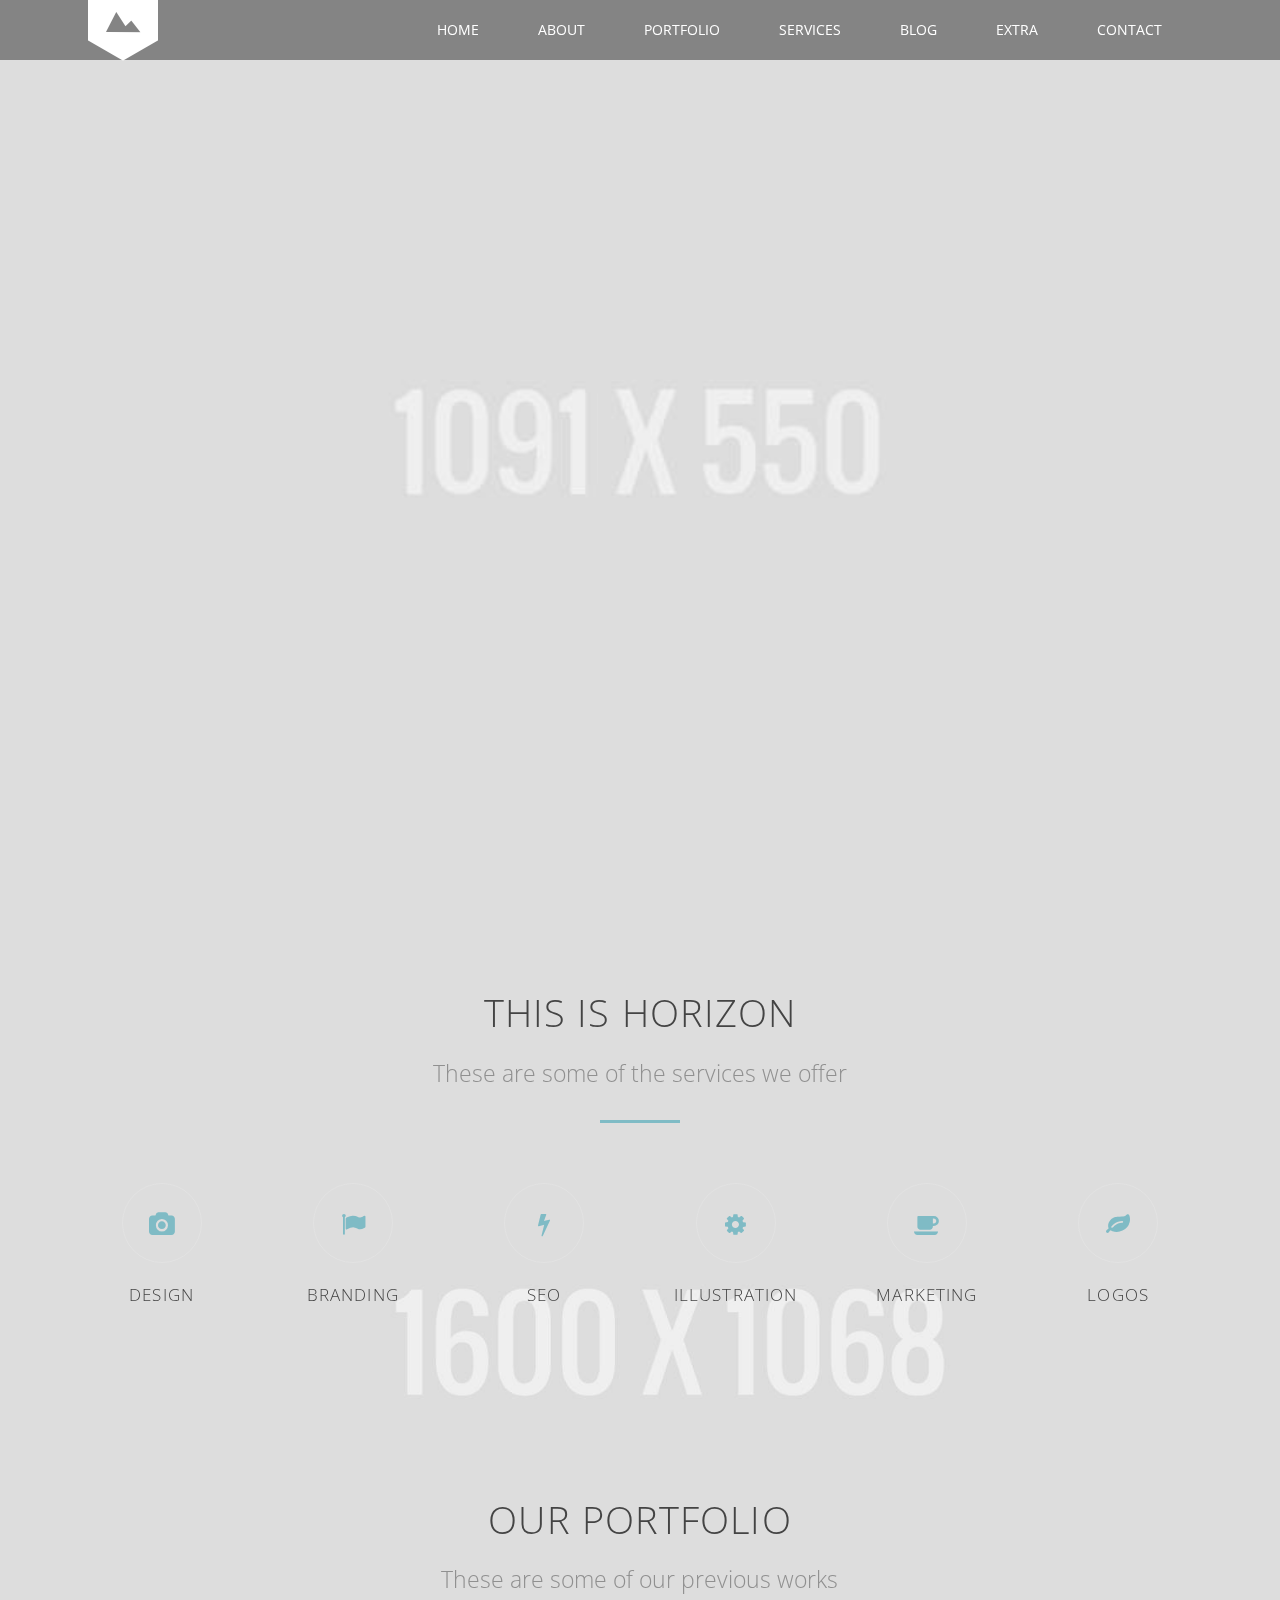
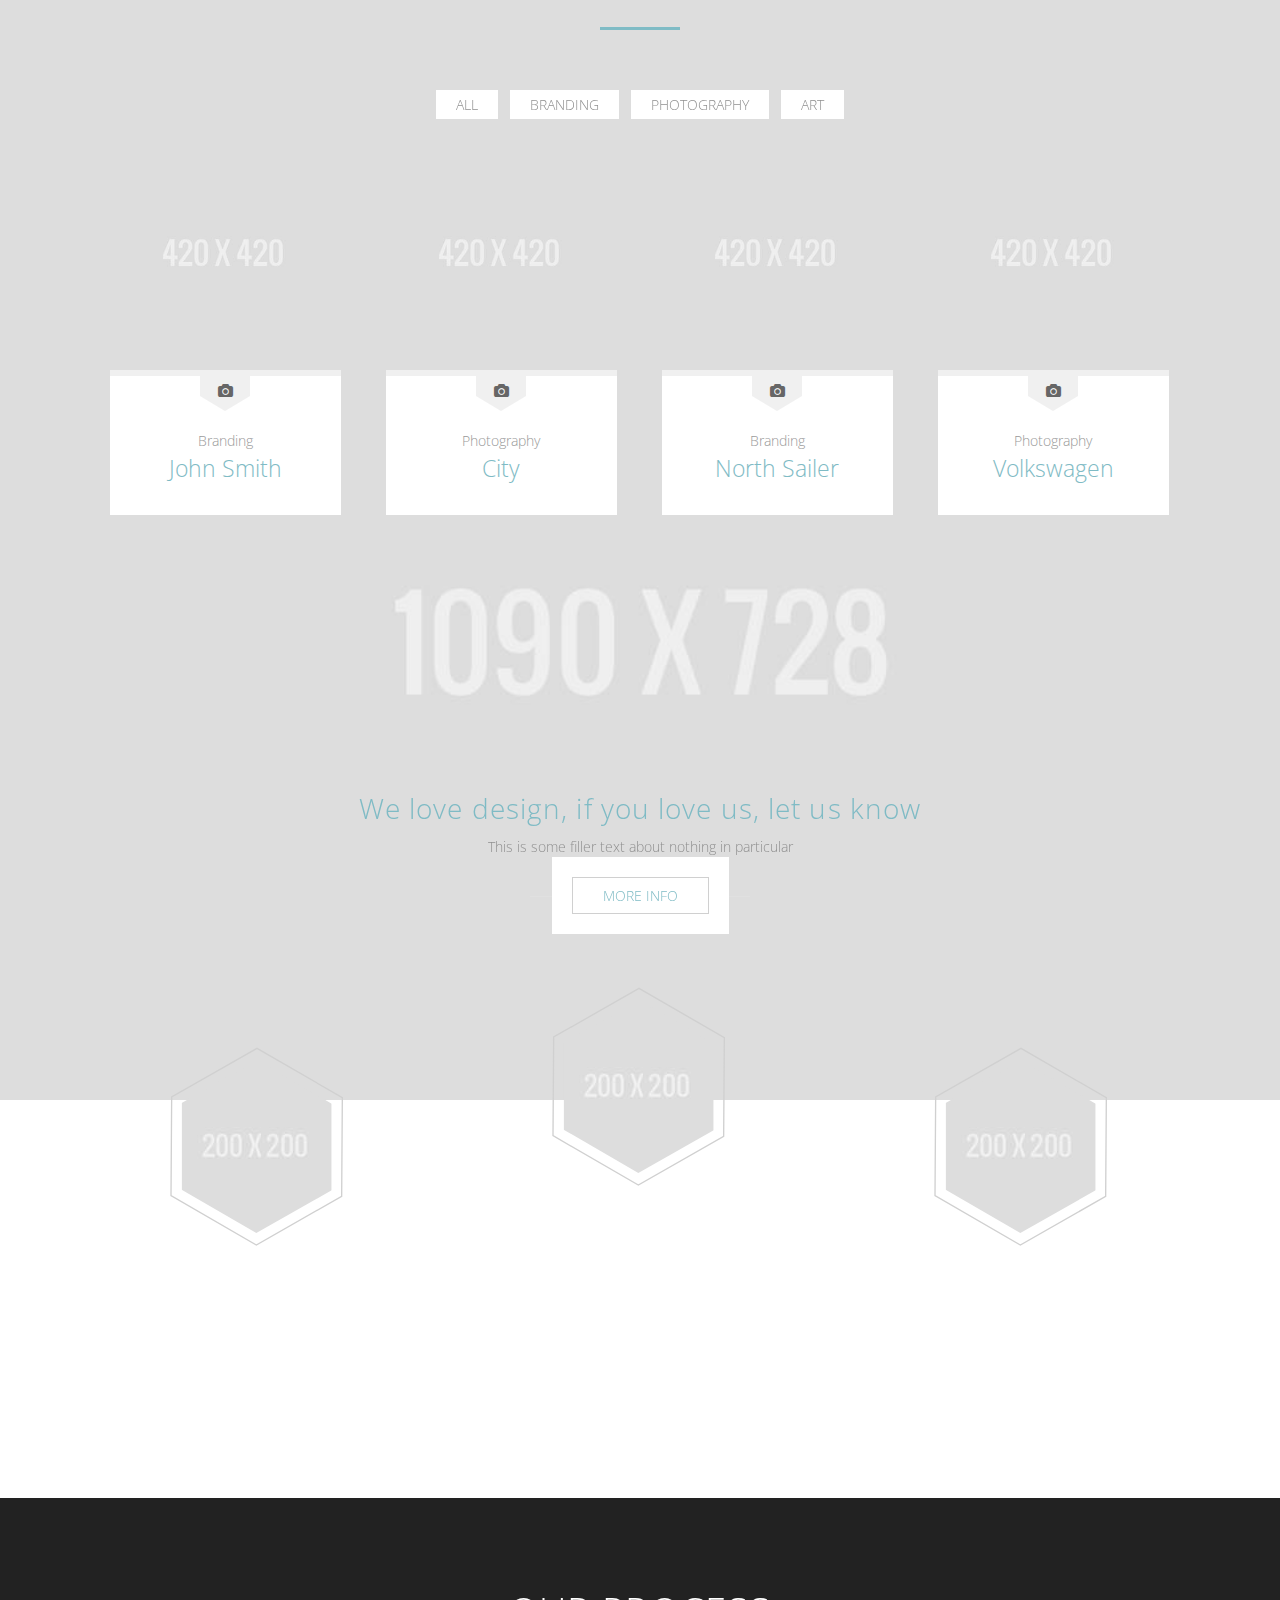
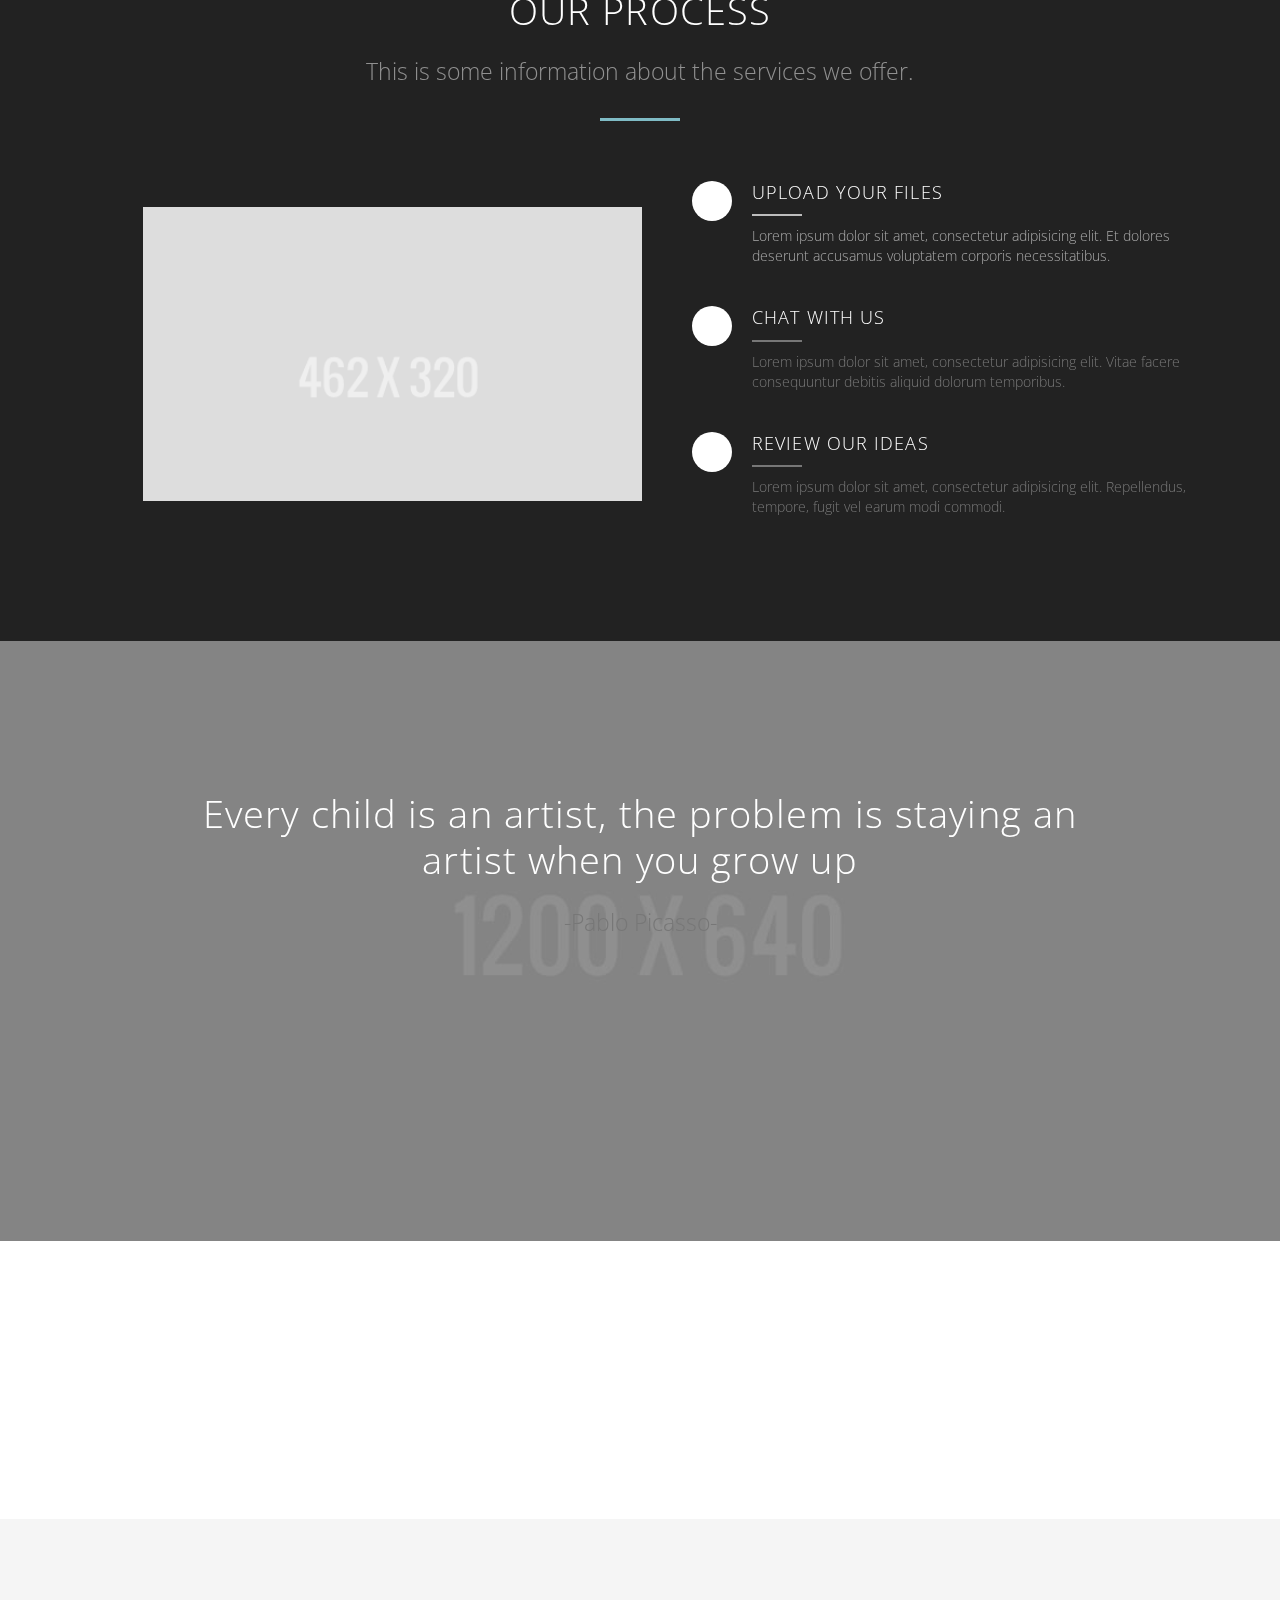
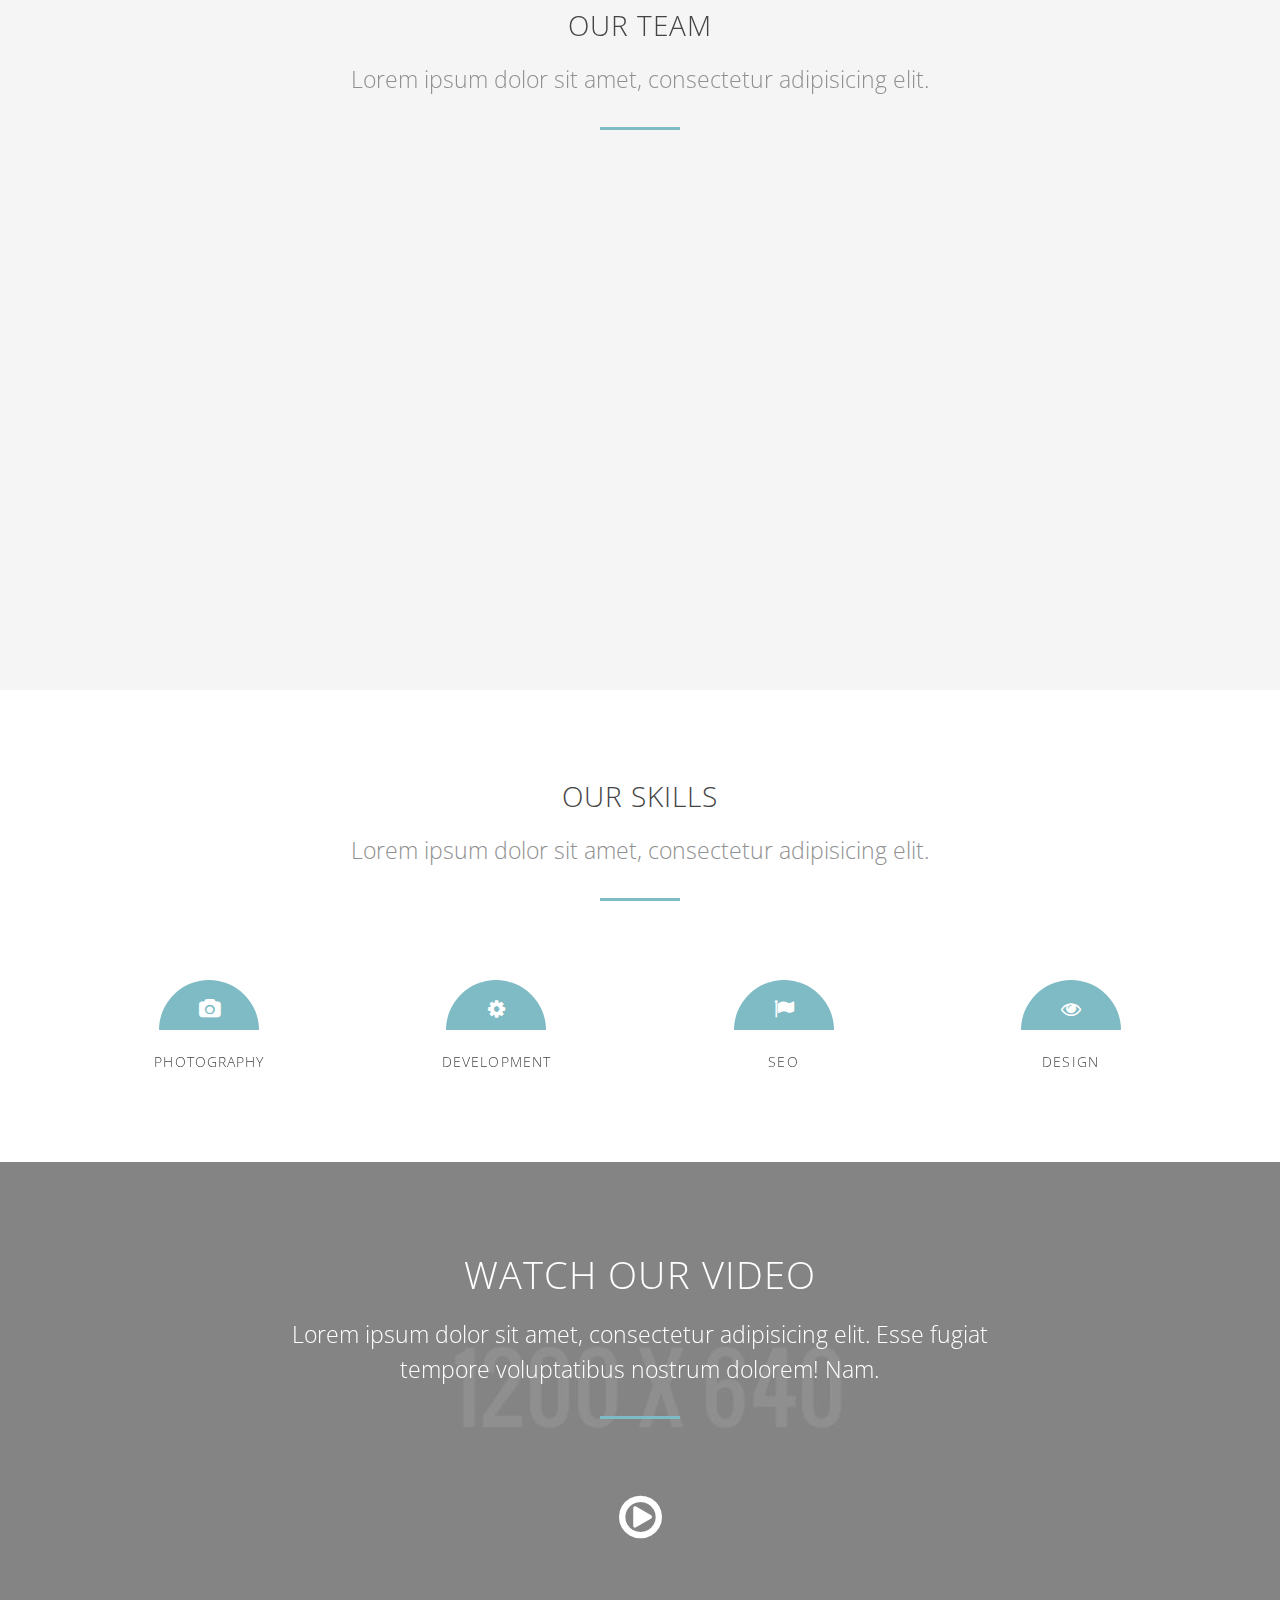
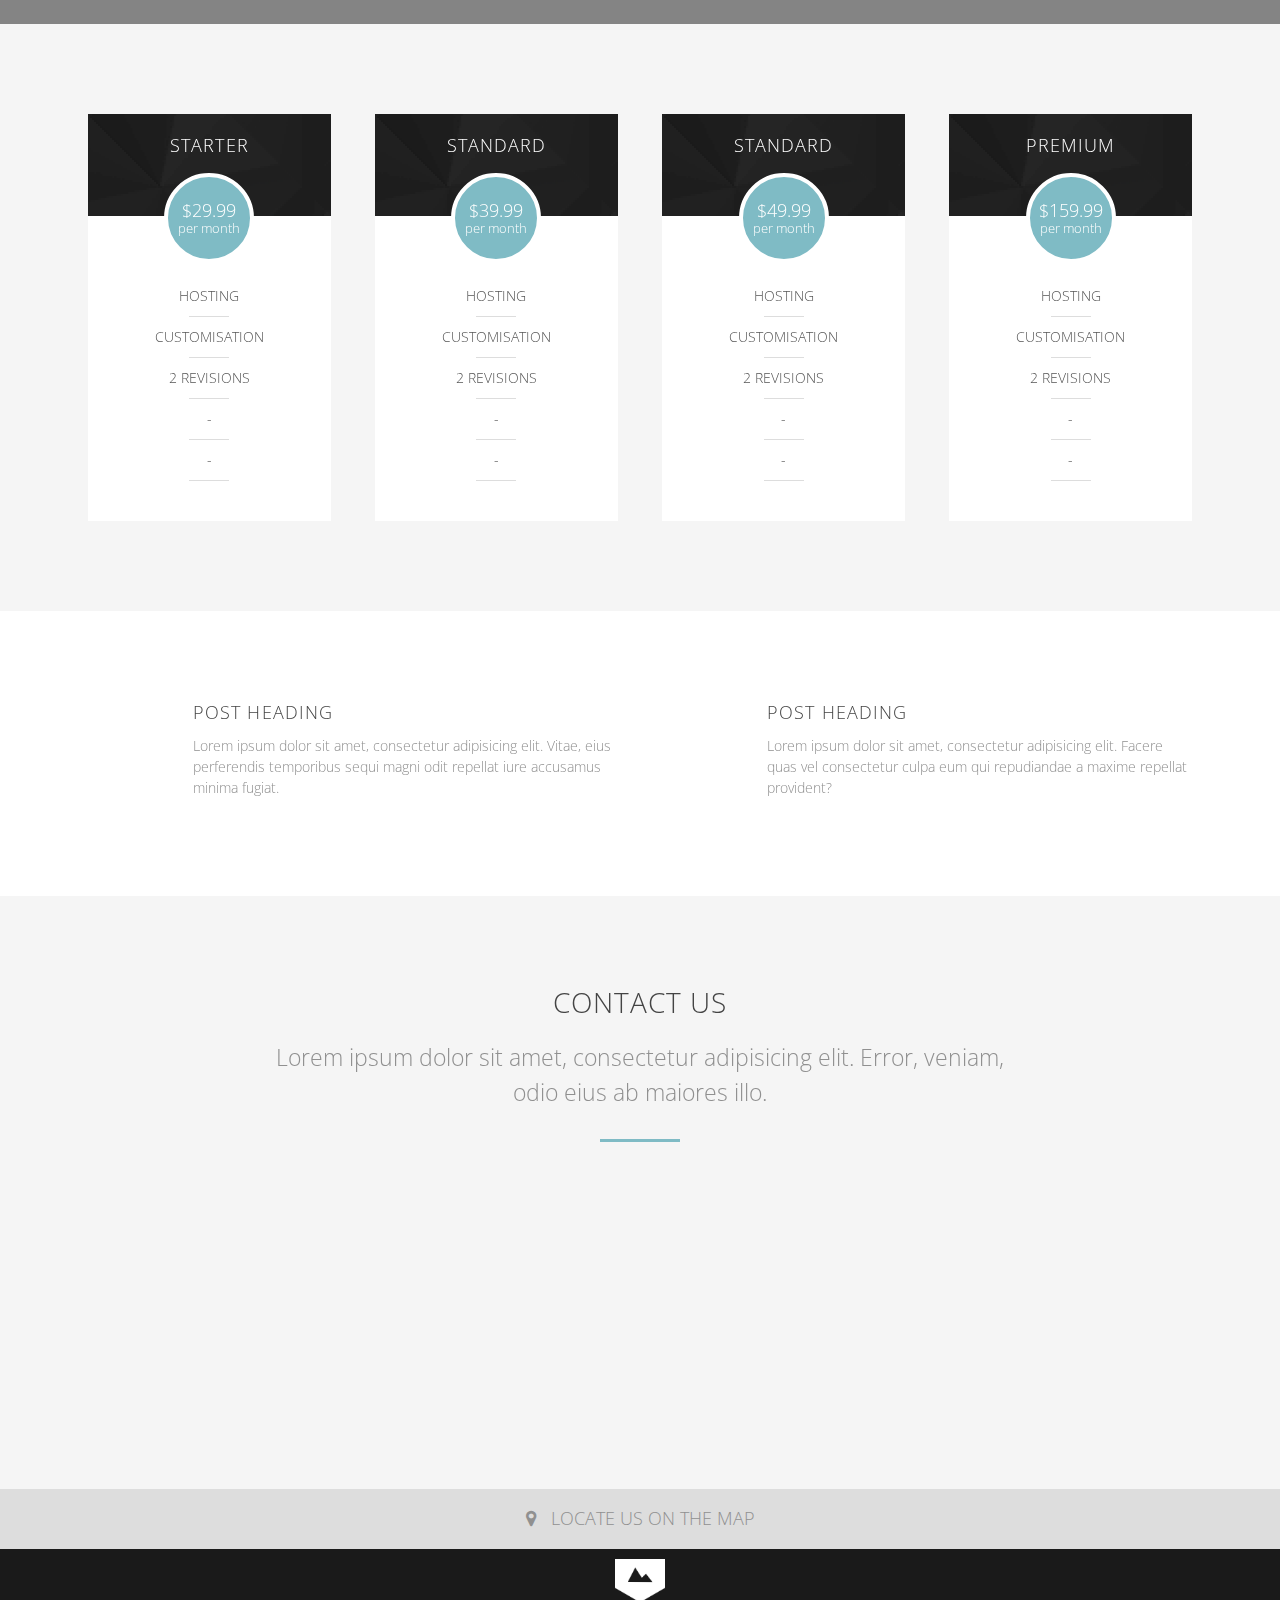
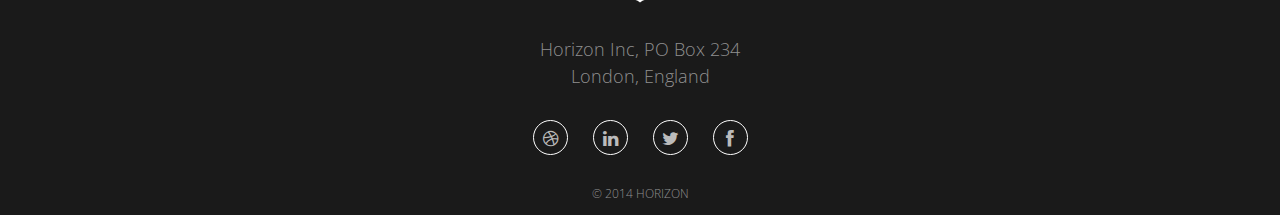
<file: index-mult.html>
<!DOCTYPE html>
<!--[if lt IE 7]>      <html class="no-js lt-ie9 lt-ie8 lt-ie7"> <![endif]-->
<!--[if IE 7]>         <html class="no-js lt-ie9 lt-ie8"> <![endif]-->
<!--[if IE 8]>         <html class="no-js lt-ie9"> <![endif]-->
<!--[if gt IE 8]><!-->
<html class="no-js">
<!--<![endif]-->

<head>
	<meta charset="utf-8">
	<title>Horizon</title>
	<meta name="description" content="">
	<meta name="viewport" content="width=device-width, initial-scale=1.0, maximum-scale=1.0">

	<!-- Place favicon.ico and apple-touch-icon.png in the root directory -->

	<link rel="stylesheet" href="css/scripts.css">
	<link rel="stylesheet" href="font-awesome/css/font-awesome.min.css">
	<link rel="stylesheet" href="css/base.css">
	<link rel="stylesheet" href="css/grid.css">
	<link href="http://fonts.googleapis.com/css?family=Open+Sans:400,300,600,700" rel="stylesheet" type="text/css">

	<!-- Change Color Stylesheet Here -->
	<link rel="stylesheet" href="css/colors/default.css">


	<!-- TEMPLATE STYLESHEETS -->
	<link rel="stylesheet" href="css/style.css">
	<link rel="stylesheet" href="css/layout.css">

	<script src="js/vendor/modernizr-2.6.2.min.js"></script>

</head>

<body>
	<!--[if lt ie 7]>
            <p class="browsehappy">you are using an <strong>outdated</strong> browser. please <a href="http://browsehappy.com/">upgrade your browser</a> to improve your experience.</p>
        <![endif]-->

    <div class="preloader"><i class="fa fa-spinner spin"></i></div>
	
	<!-- MULTI BG SLIDER -->
    <div class="slider-wrapper">
    	<ul class="main-slider bxslider">
    		<li style="background-image: url('img/slider/bg-1.jpg');">
				<div class="caption">
					<div class="vertical-align welcome">
						<h1 class="caption-title cap-anim" data-animation="fadeInDown">Horizon <br>one page parallex</h1>
						<p class="caption-subtitle cap-anim" data-animation="fadeInUp">We love to design awesome things</p>
					</div><!-- End .vertical-align -->
				</div><!-- End .caption -->
    		</li>
			<li style="background-image: url('img/slider/bg-2.jpg');">
				<div class="caption">
					<div class="vertical-align welcome">
						<h1 class="caption-title cap-anim" data-animation="fadeInDown">Responsive</h1>
						<p class="caption-subtitle cap-anim" data-animation="fadeInUp">A smooth and responsive template</p>
					</div><!-- End .vertical-align -->
				</div><!-- End .caption -->
    		</li>
			<li style="background-image: url('img/slider/bg-3.jpg');">
				<div class="caption">
					<div class="vertical-align welcome">
						<h1 class="caption-title cap-anim" data-animation="fadeInDown">Retina</h1>
						<p class="caption-subtitle cap-anim" data-animation="fadeInUp">Sharp on all screens</p>
					</div><!-- End .vertical-align -->
				</div><!-- End .caption -->
    		</li>
    	</ul><!-- End .main-flexslider -->
    </div><!-- End .slider-wrapper -->


    <div class="header">
		<div class="container">

			<!-- LOGO -->
			<a href="index.html" class="logo">
				<img src="img/logo.png" width="70" alt="Horizon">
			</a>

			<ul id="sn" class="main_menu">
				<li><a href="index.html">Home</a></li>
				<li><a href="#about">About</a></li>
				<li><a href="#portfolio">Portfolio</a></li>
				<li><a href="#services">services</a></li>
				<li><a class="dropdown" href="blog.html">Blog</a>
					<ul>
						<li><a  href="blog.html"> Blog </a></li>
						<li><a  href="blog-single.html"> Single Post </a></li>
					</ul>
				</li>
				<li><a class="dropdown" href="extra.html">extra</a>
					<ul>
						<li><a  href="extra.html"> Elements </a></li>
						<li><a  href="tabs.html"> Toggles, accordians and tabs </a></li>
						<li class="dropdown"><a  href="extra.html"> Third level dropdown </a>
							<ul>
								<li><a  href="extra.html"> Example </a></li>
							</ul>
						</li>
					</ul>
				</li>
				<li><a href="#contact">Contact</a></li>
			</ul><!-- End .main-menu -->
		</div><!-- End .container -->
    </div><!-- End .header -->


	<!-- ABOUT -->
	<section id="about" class="sect-1">
		<div class="container">
			<div class="section-title">
				<h1 class="title">This is Horizon</h1>
				<p class="description">These are some of the services we offer</p>
			</div>

			<ul class="features">
				<li class="one-sixth">
					<i class="fa fa-camera"></i>
					<h5 class="title">Design</h5>
				</li>
				<li class="one-sixth">
					<i class="fa fa-flag"></i>
					<h5 class="title">Branding</h5>
				</li>
				<li class="one-sixth">
					<i class="fa fa-bolt"></i>
					<h5 class="title">SEO</h5>
				</li>
				<li class="one-sixth">
					<i class="fa fa-cog"></i>
					<h5 class="title">Illustration</h5>
				</li>
				<li class="one-sixth">
					<i class="fa fa-coffee"></i>
					<h5 class="title">Marketing</h5>
				</li>
				<li class="one-sixth last">
					<i class="fa fa-leaf"></i>
					<h5 class="title">Logos</h5>
				</li>
			</ul>
		</div><!-- End .container -->
	</section>


	<!-- PORTFOLIO -->
	<section id="portfolio" class="portfolio-wrapper sect-2">
		<div class="container">

			<div class="section-title">
				<h1 class="title">Our Portfolio</h1>
				<p class="description">These are some of our previous works</p>
			</div>
			
			<!-- CATEGORIES -->
			<ul class="filter-menu">
				<li class="selected" data-cat="*">All</li>
				<li data-cat="branding">Branding</li>
				<li data-cat="photography">Photography</li>
				<li data-cat="art">Art</li>
			</ul><!-- End .filter-menu -->
		</div><!-- End .container -->

		<!-- HOOK FOR PROJECT VIEWER -->
		<div class="project-wrapper"></div>

		<div class="container">
			<div class="portfolio clearfix">
				<!-- ITEM 1 -->
				<div class="port-item showme" data-cat="branding">
					<div class="port-overlay">
						<img src="img/portfolio/port-1.jpg" alt="Portfolio Image">
						<a class="project-btn" href="single-project.html"><i class="fa fa-search"></i></a>
					</div>
					<div class="port-info">
						<i class="fa fa-camera"></i>
						<span class="port-cat">Branding</span>
						<span class="port-name">John Smith</span>
					</div>
				</div><!-- End port item -->

				<!-- ITEM 2 -->
				<div class="port-item showme" data-cat="photography">
					<div class="port-overlay">
						<img src="img/portfolio/port-2.jpg" alt="Portfolio Image">
						<a class="project-btn" href="single-project-full.html"><i class="fa fa-search"></i></a>
					</div>
					<div class="port-info">
						<i class="fa fa-camera"></i>
						<span class="port-cat">Photography</span>
						<span class="port-name">City</span>
					</div>
				</div><!-- End port item -->

				<!-- ITEM 3 -->
				<div class="port-item showme" data-cat="branding">
					<div class="port-overlay">
						<img src="img/portfolio/port-3.jpg" alt="Portfolio Image">
						<a class="lightbox-btn" data-pp="prettyPhoto"  href="img/portfolio/port-3.jpg"><i class="fa fa-search"></i></a>
					</div>
					<div class="port-info">
						<i class="fa fa-camera"></i>
						<span class="port-cat">Branding</span>
						<span class="port-name">North Sailer</span>
					</div>
				</div><!-- End port item -->

				<!-- ITEM 4-->
				<div class="port-item showme" data-cat="art">
					<div class="port-overlay">
						<img src="img/portfolio/port-4.jpg" alt="Portfolio Image">
						<a class="project-btn" href="single-project.html"><i class="fa fa-search"></i></a>
					</div>
					<div class="port-info">
						<i class="fa fa-camera"></i>
						<span class="port-cat">Photography</span>
						<span class="port-name">Volkswagen</span>
					</div>
				</div><!-- End port item -->

				<!-- ROW 2 -->

				<!-- ITEM 5 -->
				<div class="port-item" data-cat="branding">
					<div class="port-overlay">
						<img src="img/portfolio/port-5.jpg" alt="Portfolio Image">
						<a class="project-btn" href="single-project.html"><i class="fa fa-search"></i></a>
					</div>
					<div class="port-info">
						<i class="fa fa-camera"></i>
						<span class="port-cat">Branding</span>
						<span class="port-name">John Smith</span>
					</div>
				</div><!-- End port item -->

				<!-- ITEM 6 -->
				<div class="port-item" data-cat="photography">
					<div class="port-overlay">
						<img src="img/portfolio/port-6.jpg" alt="Portfolio Image">
						<a class="project-btn" href="single-project.html"><i class="fa fa-search"></i></a>
					</div>
					<div class="port-info">
						<i class="fa fa-camera"></i>
						<span class="port-cat">Photography</span>
						<span class="port-name">City</span>
					</div>
				</div><!-- End port item -->

				<!-- ITEM 7 -->
				<div class="port-item" data-cat="branding">
					<div class="port-overlay">
						<img src="img/portfolio/port-7.jpg" alt="Portfolio Image">
						<a class="project-btn" href="single-project.html"><i class="fa fa-search"></i></a>
					</div>
					<div class="port-info">
						<i class="fa fa-camera"></i>
						<span class="port-cat">Branding</span>
						<span class="port-name">North Sailer</span>
					</div>
				</div><!-- End port item -->

				<!-- ITEM 8-->
				<div class="port-item" data-cat="art">
					<div class="port-overlay">
						<img src="img/portfolio/port-8.jpg" alt="Portfolio Image">
						<a class="project-btn" href="single-project.html"><i class="fa fa-search"></i></a>
					</div>
					<div class="port-info">
						<i class="fa fa-camera"></i>
						<span class="port-cat">Photography</span>
						<span class="port-name">Volkswagen</span>
					</div>
				</div><!-- End port item -->

				<!-- ROW 3 -->

				<!-- ITEM 9 -->
				<div class="port-item" data-cat="branding">
					<div class="port-overlay">
						<img src="img/portfolio/port-9.jpg" alt="Portfolio Image">
						<a class="project-btn" href="single-project.html"><i class="fa fa-search"></i></a>
					</div>
					<div class="port-info">
						<i class="fa fa-camera"></i>
						<span class="port-cat">Branding</span>
						<span class="port-name">John Smith</span>
					</div>
				</div><!-- End port item -->

				<!-- ITEM 10 -->
				<div class="port-item" data-cat="photography">
					<div class="port-overlay">
						<img src="img/portfolio/port-10.jpg" alt="Portfolio Image">
						<a class="project-btn" href="single-project.html"><i class="fa fa-search"></i></a>
					</div>
					<div class="port-info">
						<i class="fa fa-camera"></i>
						<span class="port-cat">Photography</span>
						<span class="port-name">City</span>
					</div>
				</div><!-- End port item -->

				<!-- ITEM 11 -->
				<div class="port-item" data-cat="branding">
					<div class="port-overlay">
						<img src="img/portfolio/port-11.jpg" alt="Portfolio Image">
						<a class="project-btn" href="single-project.html"><i class="fa fa-search"></i></a>
					</div>
					<div class="port-info">
						<i class="fa fa-camera"></i>
						<span class="port-cat">Branding</span>
						<span class="port-name">North Sailer</span>
					</div>
				</div><!-- End port item -->

				<!-- ITEM 12 -->
				<div class="port-item" data-cat="art">
					<div class="port-overlay">
						<img src="img/portfolio/port-12.jpg" alt="Portfolio Image">
						<a class="project-btn" href="single-project.html"><i class="fa fa-search"></i></a>
					</div>
					<div class="port-info">
						<i class="fa fa-camera"></i>
						<span class="port-cat">Photography</span>
						<span class="port-name">Volkswagen</span>
					</div>
				</div><!-- End port item -->

			</div><!-- End .portfolio -->
		</div><!-- End .container -->

		<a href="#" id="load-more" class="button outline">Load more</a>
	</section>


	<!-- CALLOUT -->
	<section id="services" class="sect-1">
		<div class="container">
			<div class="callout">
				<h3 class="title">We love design, if you love us, let us know</h3>
				<p>This is some filler text about nothing in particular</p>
				<a href="#contact" class="button outline">More Info</a>
			</div><!-- End .callout -->

			<ul class="feature-imgs">
				<li class="one-third animated" data-animate="flipInY">
                    <div class="feature-hex">
                        <img src="img/features/features-1.jpg" alt="feature image 1" />
                    </div>

					<h4 class="title">Research</h4>
					<p>This is the stage most often forgotton, but is vitally important</p>
				</li>
				<li class="one-third animated middle" data-animate="flipInY" data-animate-delay="1500">
					<div class="feature-hex">
                        <img src="img/features/features-2.jpg" alt="feature image 2" />
                    </div>

					<h4 class="title">Planning</h4>
					<p>May seem like a waste of time, but in fact greatly increases productivity</p>
				</li>
				<li class="one-third animated last" data-animate="flipInY" data-animate-delay="2000">
					<div class="feature-hex">
                        <img src="img/features/features-3.jpg" alt="feature image 2" />
                    </div>

					<h4 class="title">Design</h4>
					<p>The bit where all the fun and magic happens</p>
				</li>
			</ul>

		</div><!-- End .container -->
	</section>


	<section id="process" class="sect-4">
		<div class="container">

			<div class="section-title">
				<h1 class="title">Our Process</h1>
				<p class="description">This is some information about the services we offer.</p>
			</div>

			<div class="one-half process-slider-wrap">
				<ul class="process-slider bxslider">
					<li>
						<img src="img/process/process-1.png" alt=""/>
					</li>
					<li>
						<img src="img/process/process-2.png" alt=""/>
					</li>
					<li>
						<img src="img/process/process-3.png" alt=""/>
					</li>
				</ul><!-- End .process-slider -->
			</div><!-- End one-half -->

			<div class="one-half last">
				<ul class="process-list">
					<li class="current">
						<i class="fa fa-camera"></i>
						<h4 class="process-title">Upload Your Files</h4>
						<p>Lorem ipsum dolor sit amet, consectetur adipisicing elit. Et dolores deserunt accusamus voluptatem corporis necessitatibus.</p>
					</li>
					<li>
						<i class="fa fa-camera"></i>
						<h4 class="process-title">Chat With Us</h4>
						<p>Lorem ipsum dolor sit amet, consectetur adipisicing elit. Vitae facere consequuntur debitis aliquid dolorum temporibus.</p>
					</li>
					<li>
						<i class="fa fa-camera"></i>
						<h4 class="process-title">Review Our Ideas</h4>
						<p>Lorem ipsum dolor sit amet, consectetur adipisicing elit. Repellendus, tempore, fugit vel earum modi commodi.</p>
					</li>
				</ul>
			</div><!-- End .one-half -->
		</div><!-- End .container -->
	</section>


	<!-- TESTIMONIALS -->
	<section id="testimonials" class="testimonials">
		<div class="tint">
			<div class="container">

				<ul class="testimonial bxslider">
					<li>
						<h1 class="quote">
							<i class="icon-left-quote"></i>Every child is an artist, the problem is staying an artist when you grow up<i class="icon-right-quote"></i>
						</h1>
						<span class="name">-Pablo Picasso-</span>
					</li>
					<li>
						<h1 class="quote">
							<i class="icon-left-quote"></i>
							Creativity is allowing yourself to make mistakes. Art is knowing which ones to keep.
						</h1>
						<span class="name">-James Russell Lowell-</span>
					</li>
					<li>
						<h1 class="quote">
							<i class="icon-left-quote"></i>
							Creativity requires the courage to let go of certainties.
							<i class="icon-right-quote"></i>
						</h1>
						<span class="name">-Erich Fromm-</span>
					</li>
				</ul><!-- End .testimonial -->

			</div><!-- End .container -->
		</div><!-- End .tint -->
	</section>


	<!-- CLIENTS -->
	<div class="clients">
		<div class="container sect-3">
			<ul>
				<li class="animated" data-animate="fadeInDown">
					<img src="img/clients/logo-1.png" alt="Client logo">
				</li>
				<li class="animated" data-animate="fadeInDown" data-animate-delay="1000">
					<img src="img/clients/logo-2.png" alt="Client logo">
				</li>
				<li class="animated" data-animate="fadeInDown" data-animate-delay="1500">
					<img src="img/clients/logo-3.png" alt="Client logo">
				</li>
				<li class="animated" data-animate="fadeInDown" data-animate-delay="2000">
					<img src="img/clients/logo-4.png" alt="Client logo">
				</li>
				<li class="animated" data-animate="fadeInDown" data-animate-delay="2500">
					<img src="img/clients/logo-5.png" alt="Client logo">
				</li>
			</ul>
		</div><!-- End .container -->
	</div><!-- End .clients -->


	<!-- TEAM -->
	<section class="sect-2">
		<div class="container">

			<div class="section-title">
				<h3 class="title">Our Team</h3>
				<p class="description">Lorem ipsum dolor sit amet, consectetur adipisicing elit.</p>
			</div>

			<ul class="team">
				<li class="one-fourth animated" data-animate="flipInY">
					<div class="img-wrap">
						<img src="img/team/team-1.jpg" alt="Team Member">
						<i class="fa fa-camera"></i>
					</div>
					<span class="team-name">John Green</span>
					<span class="team-job">Tech Guy</span>
					<ul class="social-icons">
						<li><a href="#"><i class="fa fa-twitter"></i></a></li>
						<li><a href="#"><i class="fa fa-facebook"></i></a></li>
						<li><a href="#"><i class="fa fa-rss"></i></a></li>
						<li><a href="#"><i class="fa fa-dribbble"></i></a></li>
					</ul><!-- End .social-icons -->
				</li><!-- End .one-fourth -->
				<li class="one-fourth animated" data-animate="flipInY" data-animate-delay="1000">
					<div class="img-wrap">
						<img src="img/team/team-2.jpg" alt="Team Member">
						<i class="fa fa-tint"></i>
					</div>
					<span class="team-name">Peter Brown</span>
					<span class="team-job">Illustator</span>
					<ul class="social-icons">
						<li><a href="#"><i class="fa fa-twitter"></i></a></li>
						<li><a href="#"><i class="fa fa-facebook"></i></a></li>
						<li><a href="#"><i class="fa fa-rss"></i></a></li>
						<li><a href="#"><i class="fa fa-dribbble"></i></a></li>
					</ul><!-- End .social-icons -->
				</li><!-- End .one-fourth -->
				<li class="one-fourth animated" data-animate="flipInY" data-animate-delay="1500">
					<div class="img-wrap">
						<img src="img/team/team-3.jpg" alt="Team Member">
						<i class="fa fa-coffee"></i>
					</div>
					<span class="team-name">Jane Red</span>
					<span class="team-job">Web Designer</span>
					<ul class="social-icons">
						<li><a href="#"><i class="fa fa-twitter"></i></a></li>
						<li><a href="#"><i class="fa fa-facebook"></i></a></li>
						<li><a href="#"><i class="fa fa-rss"></i></a></li>
						<li><a href="#"><i class="fa fa-dribbble"></i></a></li>
					</ul><!-- End .social-icons -->
				</li><!-- End .one-fourth -->
				<li class="one-fourth last animated" data-animate="flipInY" data-animate-delay="2000">
					<div class="img-wrap">
						<img src="img/team/team-4.jpg" alt="Team Member">
						<i class="fa fa-rocket"></i>
					</div>
					<span class="team-name">Richard Blue</span>
					<span class="team-job">CEO</span>
					<ul class="social-icons">
						<li><a href="#"><i class="fa fa-twitter"></i></a></li>
						<li><a href="#"><i class="fa fa-facebook"></i></a></li>
						<li><a href="#"><i class="fa fa-rss"></i></a></li>
						<li><a href="#"><i class="fa fa-dribbble"></i></a></li>
					</ul><!-- End .social-icons -->
				</li><!-- End .one-fourth -->
			</ul><!-- End .team -->

		</div><!-- End .container -->
	</section>


	<!-- OUR SKILLS -->
	<section id="skills" class="sect-1">

		<div class="section-title">
			<h3 class="title">Our Skills</h3>
			<p class="description">Lorem ipsum dolor sit amet, consectetur adipisicing elit.</p>
		</div>

		<ul class="skills container">
			<li class="one-fourth">
				<div class="skill-bar" data-percent="50"></div>
				<div class="skill-semi"><i class="fa fa-camera"></i></div>
				<h6 class="skill-title">Photography</h6>
			</li>
			<li class="one-fourth">
				<div class="skill-bar" data-percent="70"></div>
				<div class="skill-semi"><i class="fa fa-cog"></i></div>
				<h6 class="skill-title">Development</h6>
			</li>
			<li class="one-fourth">
				<div class="skill-bar" data-percent="40"></div>
				<div class="skill-semi"><i class="fa fa-flag"></i></div>
				<h6 class="skill-title">SEO</h6>
			</li>
			<li class="one-fourth last">
				<div class="skill-bar" data-percent="90"></div>
				<div class="skill-semi"><i class="fa fa-eye"></i></div>
				<h6 class="skill-title">Design</h6>
			</li>
		</ul>

	</section>


	<!-- CAllOUT -->
	<div class="image-callout image-section">
        <div class="tint">
            <div class="container">
                <div class="section-title">
                    <h1 class="title">Watch our video</h1>
                    <p class="description">Lorem ipsum dolor sit amet, consectetur adipisicing elit. Esse fugiat tempore voluptatibus nostrum dolorem! Nam.</p>
                </div><!-- End .section-title -->

                <a class="video-button" href="http://www.youtube.com/watch?v=XSGBVzeBUbk" data-pp="prettyPhoto" title=""><i class="fa fa-play-circle-o"></i></a>
            </div><!-- End .container -->
        </div><!-- End .tint -->
	</div><!-- End .image-callout -->


	<!-- PRICING -->
	<section id="pricing" class="sect-2">
		<div class="container">

			<div class="one-fourth">
				<div class="price-head">
					<h4 class="price-title">Starter</h4>
					<div class="price-label">$29.99 <span>per month</span></div>
				</div>
				<ul class="price-content">
					<li>Hosting</li>
					<li>Customisation</li>
					<li>2 revisions</li>
					<li>-</li>
					<li>-</li>
				</ul>
			</div>

			<div class="one-fourth">
				<div class="price-head">
					<h4 class="price-title">Standard</h4>
					<div class="price-label">$39.99 <span>per month</span></div>
				</div>
				<ul class="price-content">
					<li>Hosting</li>
					<li>Customisation</li>
					<li>2 revisions</li>
					<li>-</li>
					<li>-</li>
				</ul>
			</div>

			<div class="one-fourth">
				<div class="price-head">
					<h4 class="price-title">Standard</h4>
					<div class="price-label">$49.99 <span>per month</span></div>
				</div>
				<ul class="price-content">
					<li>Hosting</li>
					<li>Customisation</li>
					<li>2 revisions</li>
					<li>-</li>
					<li>-</li>
				</ul>
			</div>

			<div class="one-fourth last">
				<div class="price-head">
					<h4 class="price-title">Premium</h4>
					<div class="price-label">$159.99 <span>per month</span></div>
				</div>
				<ul class="price-content">
					<li>Hosting</li>
					<li>Customisation</li>
					<li>2 revisions</li>
					<li>-</li>
					<li>-</li>
				</ul>
			</div>

		</div>
	</section>


	<!-- RECENT POSTS -->
	<section id="posts" class="sect-1">
		<div class="container">

			<div class="one-half">
				<div class="post-date animated">
					<div>Jan</div>
					<div class="day">05</div>
				</div>
				<!-- End post-date -->
				<div class="post-content">
					<h4 class="title"><a href="single-post.html">Post Heading</a></h4>
					<p>Lorem ipsum dolor sit amet, consectetur adipisicing elit. Vitae, eius perferendis temporibus sequi magni odit repellat iure accusamus minima fugiat.</p>
				</div><!-- content -->
			</div><!-- End .one-half -->

			<div class="one-half last">
				<div class="post-date animated" data-animate="fadeInDown" data-animate-delay="1000">
					<div>MAR</div>
					<div class="day">28</div>
				</div><!-- End post-date -->
				<div class="post-content">
					<h4 class="title"><a href="single-post.html">Post Heading</a></h4>
					<p>Lorem ipsum dolor sit amet, consectetur adipisicing elit. Facere quas vel consectetur culpa eum qui repudiandae a maxime repellat provident?</p>
				</div><!-- content -->
			</div><!-- End .one-half -->
		</div><!-- End .container -->
	</section>


	<!-- CONTACT -->
	<section id="contact" class="sect-2">
		<div class="container">

			<div class="section-title">
				<h3 class="title">Contact Us</h3>
				<p class="description">Lorem ipsum dolor sit amet, consectetur adipisicing elit. Error, veniam, odio eius ab maiores illo.</p>
			</div>
			<form method="post" action="php/send_message.php" class="contact-form">
				<div class="one-half animated" data-animate="fadeInDown">
					<span>
						<input type="text" name="name" id="name" placeholder="name">
					</span>
					<span>
						<input type="email" name="email" id="email" placeholder="email">
					</span>
					<span>
						<input type="text" name="subject" id="subject" placeholder="subject">
					</span>
				</div><!-- End .one-third -->

				<div class="one-half last animated" data-animate="fadeInDown" data-animate-delay="1000">
					<span>
						<textarea name="message" id="message" placeholder="message"></textarea>
					</span>
				</div><!-- End .one-half -->
				<button id="submit" type="submit" class="contact-button animated" data-animate="fadeInDown" data-animate-delay="1000">Send Message</button>
			</form>

		</div><!-- End .container -->

	</section>


	<!-- MAP -->
    <div class="map-button">
      <i class="fa fa-map-marker"></i> LOCATE US ON THE MAP
    </div>
    <div class="map-wrapper">
      <div id="google-map"></div>
    </div><!-- End .map-wrapper -->

    <!-- MAP LOCATION WINDOW -->
    <div id="content">
        <div id="siteNotice">
        </div>
        <h2 id="firstHeading" class="firstHeading">HORIZON</h2>
        <div id="bodyContent">
            <p>This is us, drop by sometime.</p>
        </div>
    </div><!--  End #content -->


	<section class="footer">
		<img class="footer-logo" src="img/logo.png" width="50" alt="">
		<div class="address">
			Horizon Inc, PO Box 234
			<br>London, England
		</div><!-- End .address -->

		<ul class="social-icons">
			<li><a href="#"><i class="fa fa-dribbble"></i></a></li>
			<li><a href="#"><i class="fa fa-linkedin"></i></a></li>
			<li><a href="#"><i class="fa fa-twitter"></i></a></li>
			<li><a href="#"><i class="fa fa-facebook"></i></a></li>
		</ul>

		<div class="copy">© 2014 HORIZON</div>
	</section>

	<!-- JQUERY -->
    <script src="js/vendor/jquery.min.js"></script>

	<!-- PLUGINS -->
    <script type="text/javascript" src="http://maps.google.com/maps/api/js?sensor=false"></script>
    <script src="js/scripts.js"></script>
    <script src="js/plugins.js"></script>

	<!-- THEME SCRIPT -->
    <script src="js/main.js"></script>


</body>

</html>
</file>
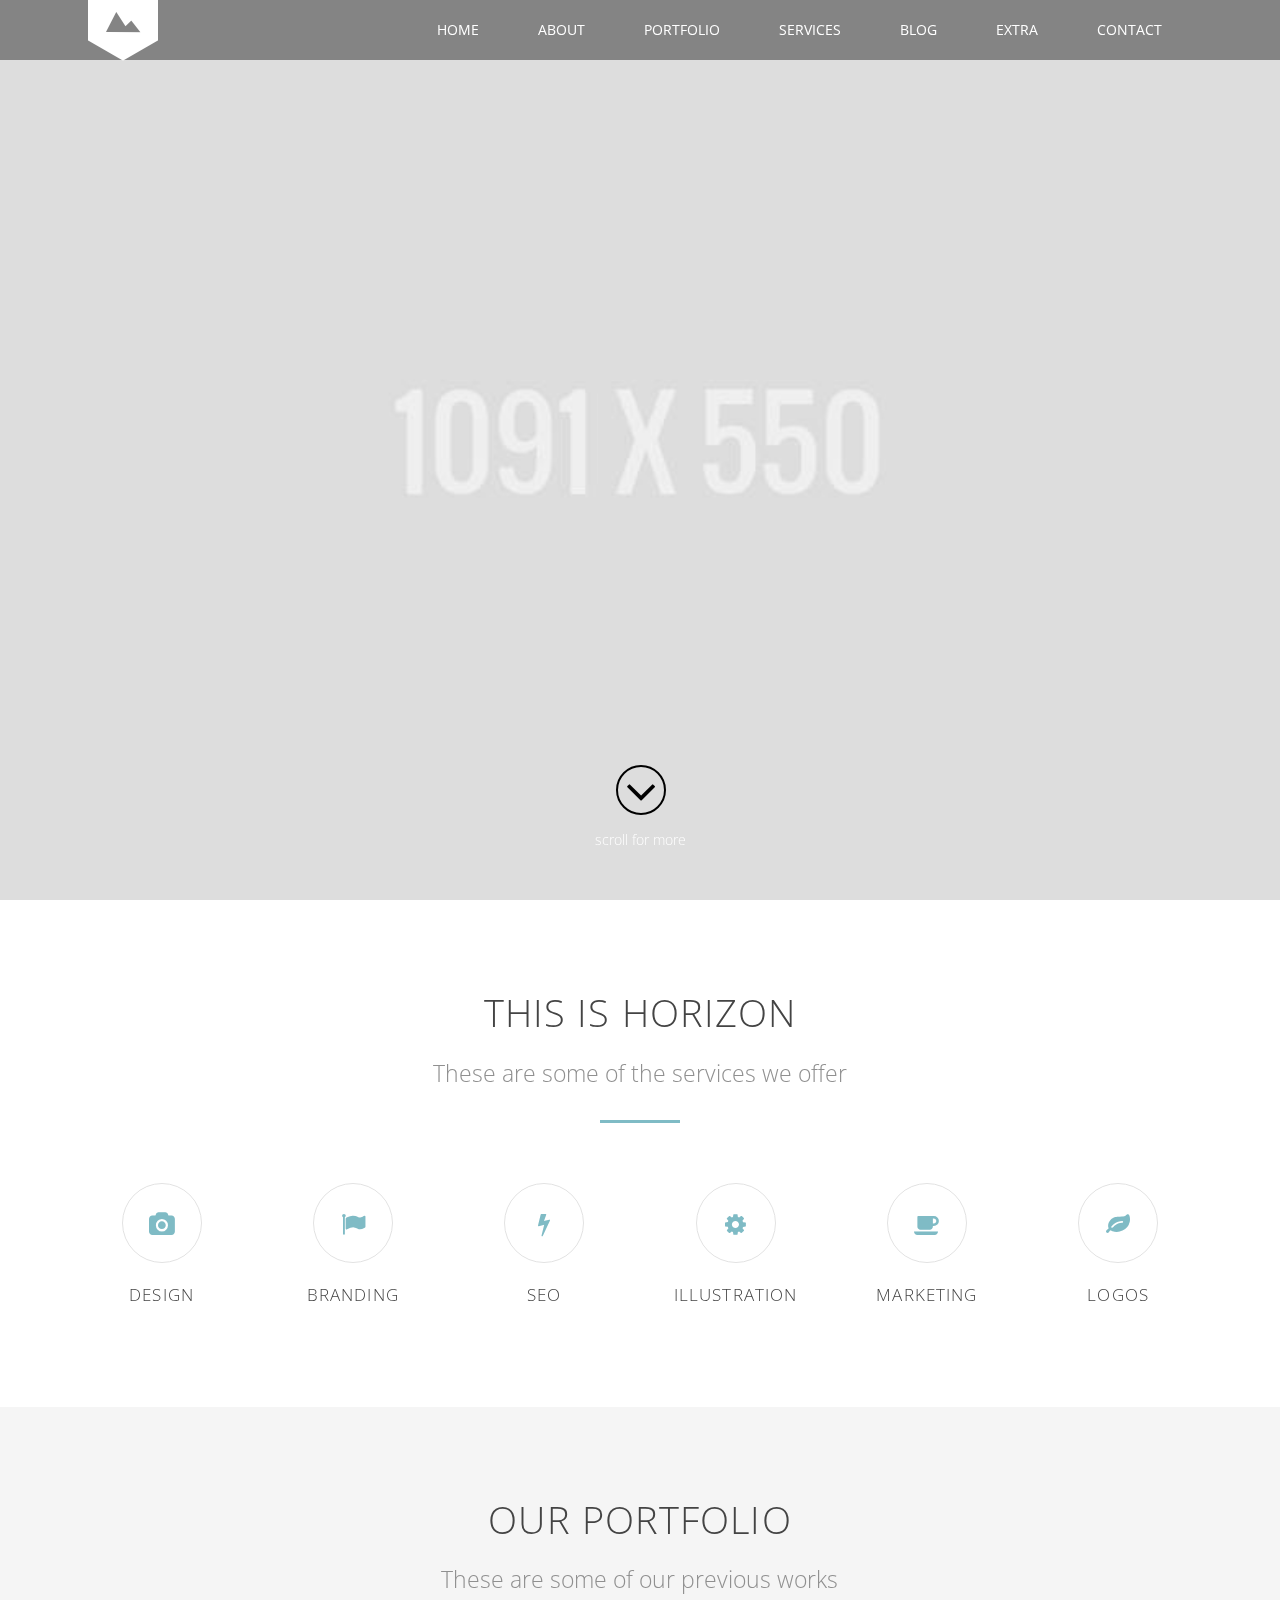
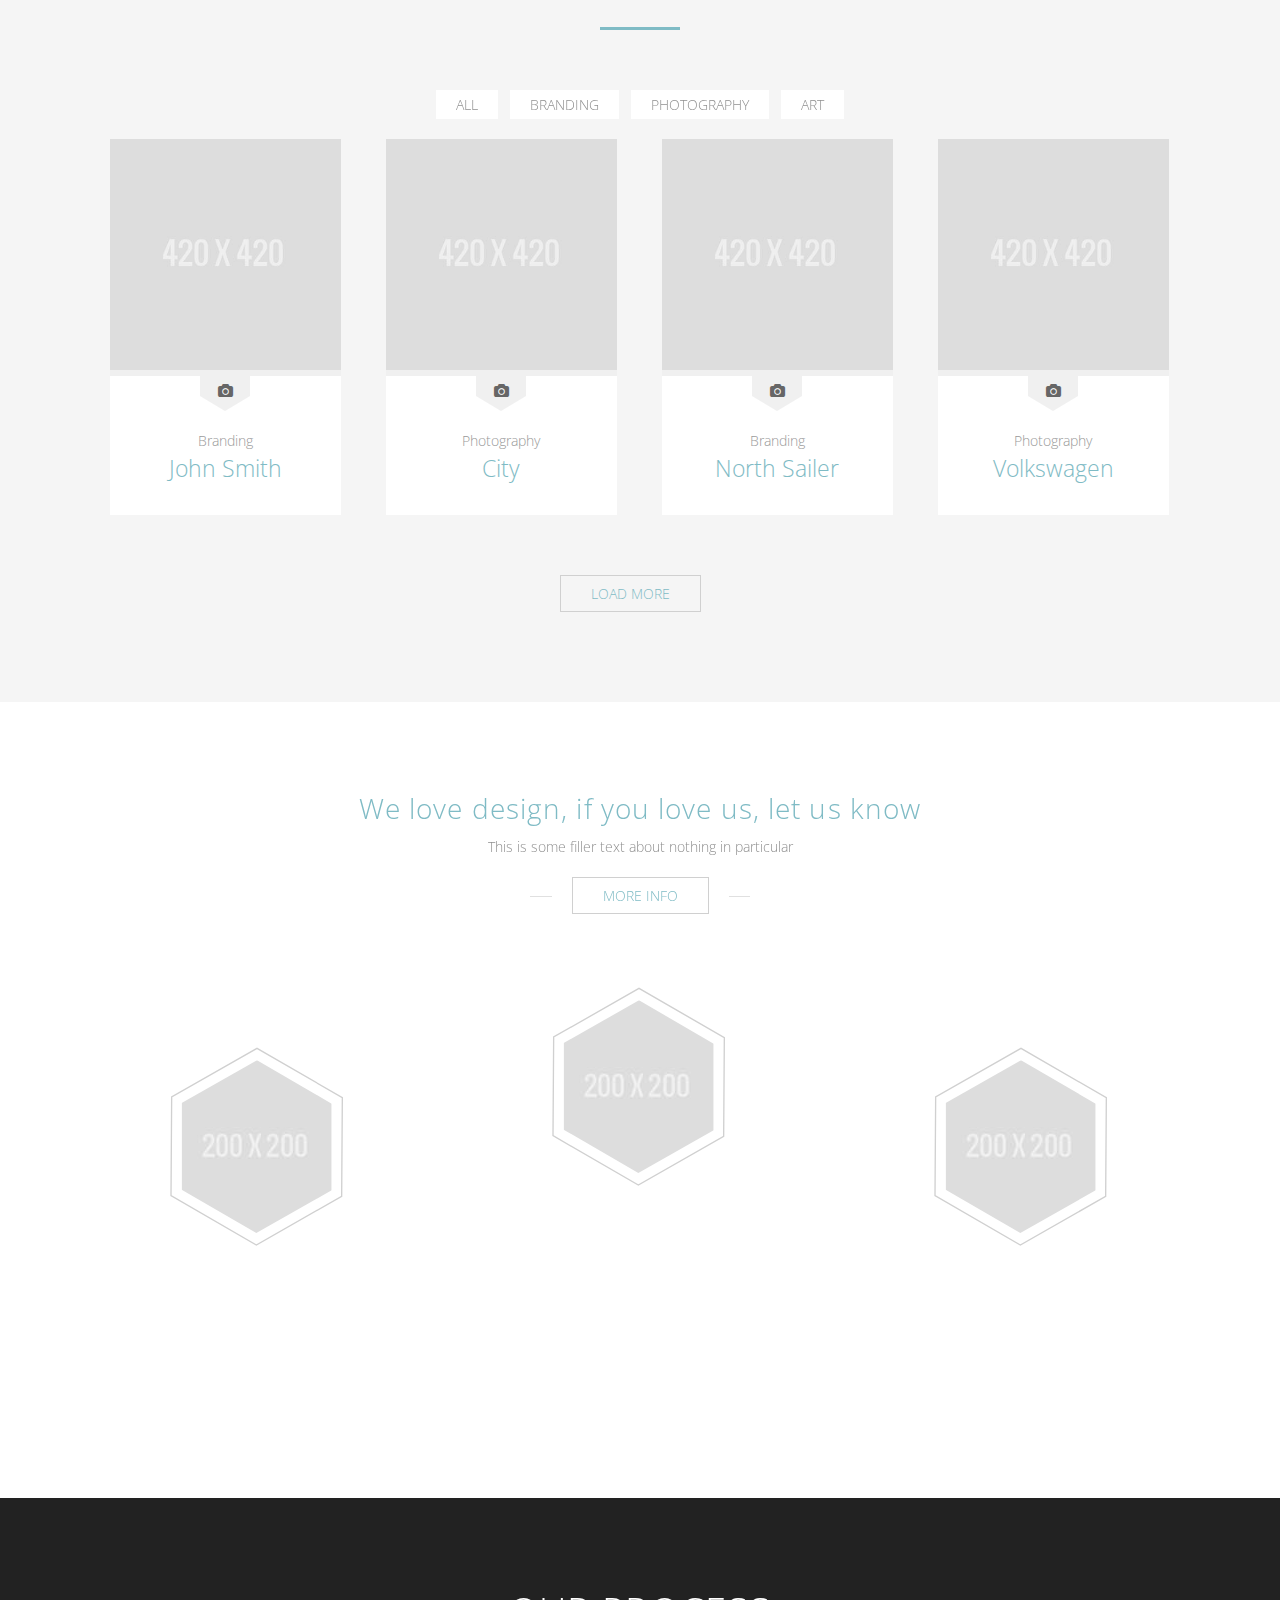
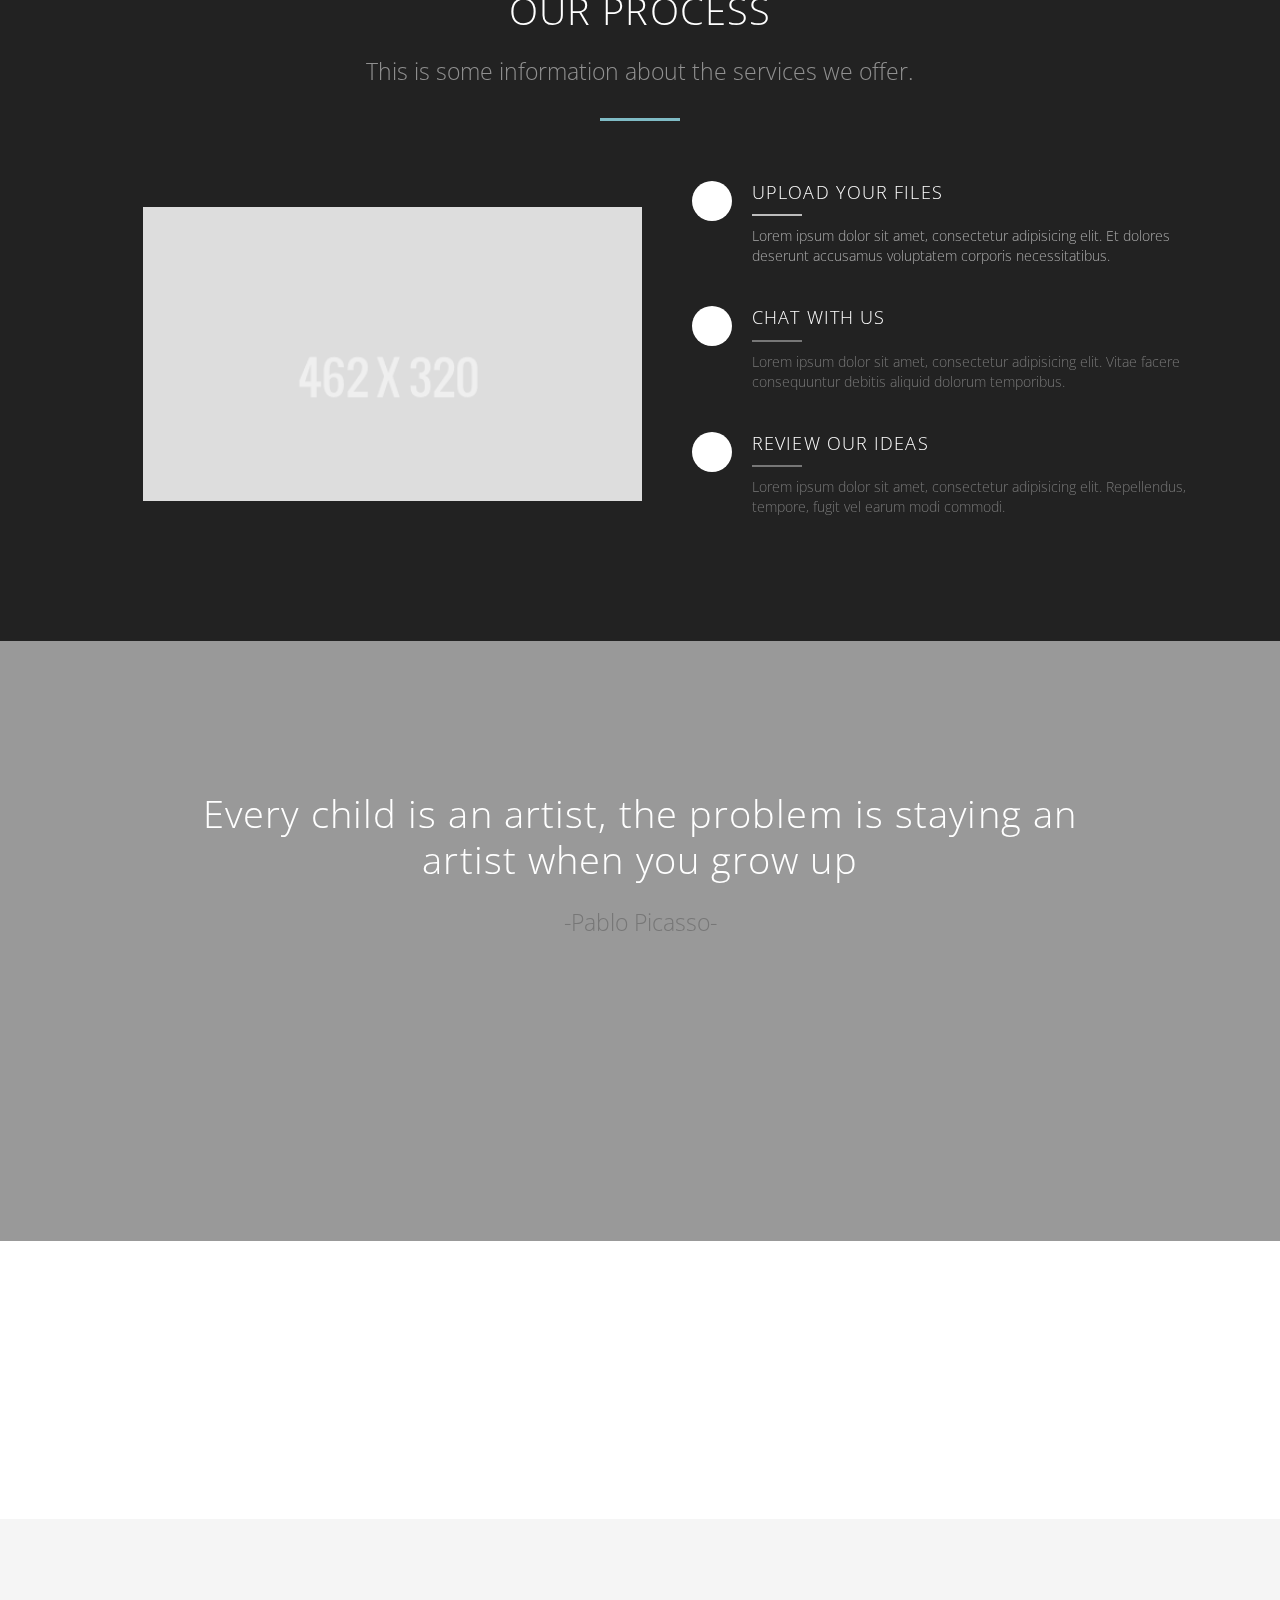
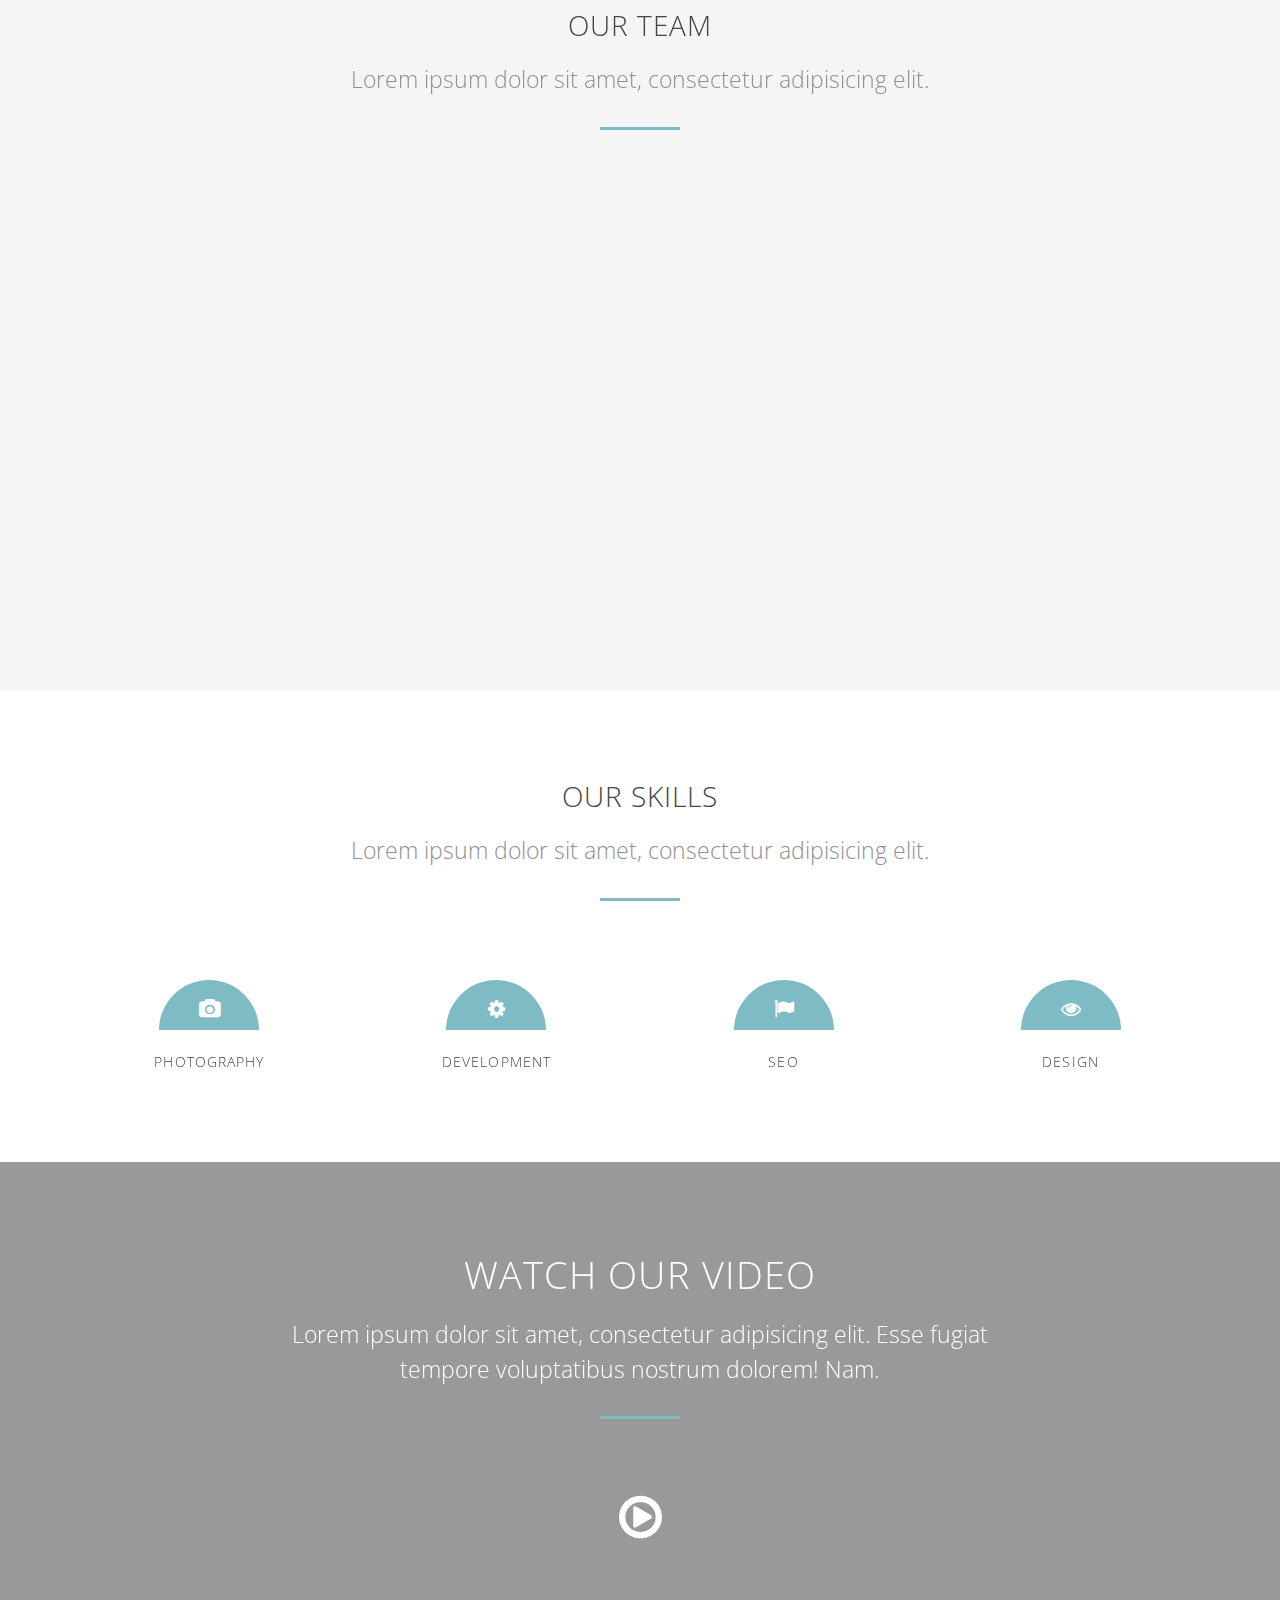
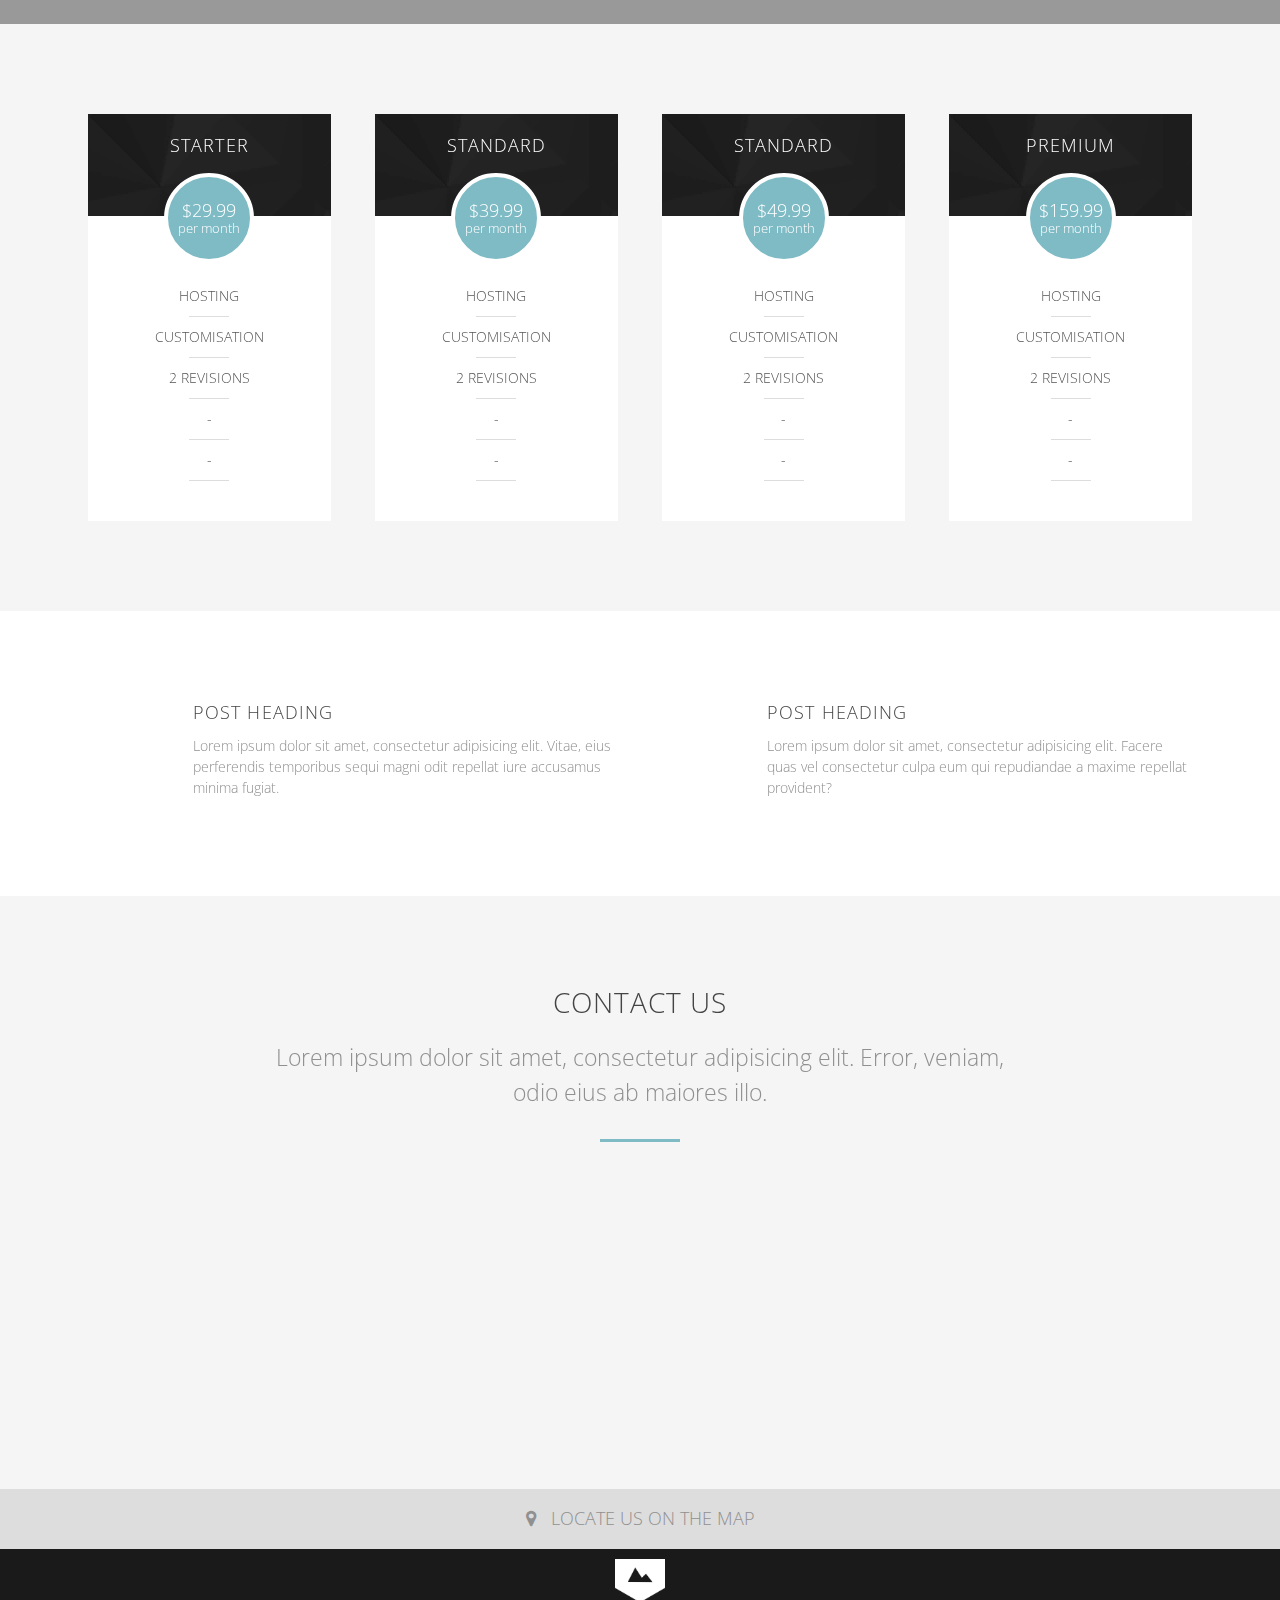
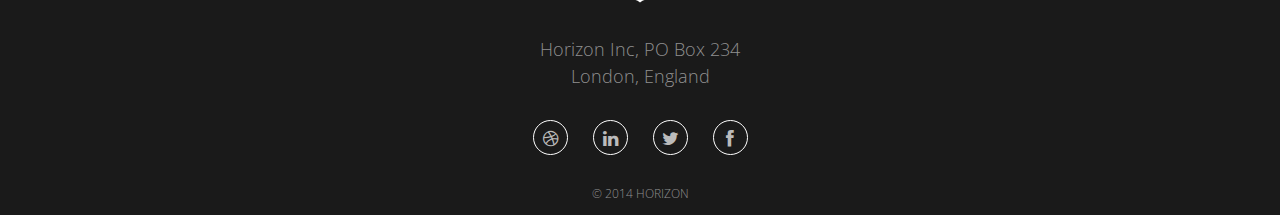
<file: index-parallax.html>
<!DOCTYPE html>
<!--[if lt IE 7]>      <html class="no-js lt-ie9 lt-ie8 lt-ie7"> <![endif]-->
<!--[if IE 7]>         <html class="no-js lt-ie9 lt-ie8"> <![endif]-->
<!--[if IE 8]>         <html class="no-js lt-ie9"> <![endif]-->
<!--[if gt IE 8]><!-->
<html class="no-js">
<!--<![endif]-->

<head>
	<meta charset="utf-8">
	<title>Horizon</title>
	<meta name="description" content="">
	<meta name="viewport" content="width=device-width, initial-scale=1.0, maximum-scale=1.0">

	<!-- Place favicon.ico and apple-touch-icon.png in the root directory -->

	<link rel="stylesheet" href="css/scripts.css">
	<link rel="stylesheet" href="font-awesome/css/font-awesome.min.css">
	<link rel="stylesheet" href="css/base.css">
	<link rel="stylesheet" href="css/grid.css">
	<link href="http://fonts.googleapis.com/css?family=Open+Sans:400,300,600,700" rel="stylesheet" type="text/css">

	<!-- Change Color Stylesheet Here -->
	<link rel="stylesheet" href="css/colors/default.css">


	<!-- TEMPLATE STYLESHEETS -->
	<link rel="stylesheet" href="css/style.css">
	<link rel="stylesheet" href="css/layout.css">

	<script src="js/vendor/modernizr-2.6.2.min.js"></script>

</head>

<body>
	<!--[if lt ie 7]>
            <p class="browsehappy">you are using an <strong>outdated</strong> browser. please <a href="http://browsehappy.com/">upgrade your browser</a> to improve your experience.</p>
        <![endif]-->

    <div class="preloader"><i class="fa fa-spinner spin"></i></div>

	<!-- STANDARD SLIDER -->
	<div class="slider-wrapper parallax" style="background-image: url('img/slider/bg-1.jpg');">
		<ul class="main-slider bxslider">
			<li>
				<div class="caption">
					<div class="vertical-align welcome">
						<h1 class="caption-title cap-anim" data-animation="fadeInDown">Horizon <br>one page parallex</h1>
						<p class="caption-subtitle cap-anim" data-animation="fadeInUp">We love to design awesome things</p>
					</div><!-- End .vertical-align -->
				</div><!-- End .caption -->
			</li>
			<li>
				<div class="caption">
					<div class="vertical-align welcome">
						<h1 class="caption-title cap-anim" data-animation="fadeInDown">Responsive</h1>
						<p class="caption-subtitle cap-anim" data-animation="fadeInUp">A smooth and responsive template</p>
					</div><!-- End .vertical-align -->
				</div><!-- End .caption -->
			</li>
			<li>
				<div class="caption">
					<div class="vertical-align welcome">
						<h1 class="caption-title cap-anim" data-animation="fadeInDown">Retina</h1>
						<p class="caption-subtitle cap-anim" data-animation="fadeInUp">Sharp on all screens</p>
					</div><!-- End .vertical-align -->
				</div><!-- End .caption -->
			</li>
		</ul><!-- End .main-slider -->
		<a href="#about" class="down"><i class="fa fa-angle-down"></i><span>scroll for more</span></a>
	</div><!-- End .slider-wrapper -->


    <div class="header">
		<div class="container">

			<!-- LOGO -->
			<a href="index.html" class="logo">
				<img src="img/logo.png" width="70" alt="Horizon">
			</a>

			<ul id="sn" class="main_menu">
				<li><a href="index.html">Home</a></li>
				<li><a href="#about">About</a></li>
				<li><a href="#portfolio">Portfolio</a></li>
				<li><a href="#services">services</a></li>
				<li><a class="dropdown" href="blog.html">Blog</a>
					<ul>
						<li><a  href="blog.html"> Blog </a></li>
						<li><a  href="blog-single.html"> Single Post </a></li>
					</ul>
				</li>
				<li><a class="dropdown" href="extra.html">extra</a>
					<ul>
						<li><a  href="extra.html"> Elements </a></li>
						<li><a  href="tabs.html"> Toggles, accordians and tabs </a></li>
						<li class="dropdown"><a  href="extra.html"> Third level dropdown </a>
							<ul>
								<li><a  href="extra.html"> Example </a></li>
							</ul>
						</li>
					</ul>
				</li>
				<li><a href="#contact">Contact</a></li>
			</ul><!-- End .main-menu -->
		</div><!-- End .container -->
    </div><!-- End .header -->


	<!-- ABOUT -->
	<section id="about" class="sect-1">
		<div class="container">
			<div class="section-title">
				<h1 class="title">This is Horizon</h1>
				<p class="description">These are some of the services we offer</p>
			</div>

			<ul class="features">
				<li class="one-sixth">
					<i class="fa fa-camera"></i>
					<h5 class="title">Design</h5>
				</li>
				<li class="one-sixth">
					<i class="fa fa-flag"></i>
					<h5 class="title">Branding</h5>
				</li>
				<li class="one-sixth">
					<i class="fa fa-bolt"></i>
					<h5 class="title">SEO</h5>
				</li>
				<li class="one-sixth">
					<i class="fa fa-cog"></i>
					<h5 class="title">Illustration</h5>
				</li>
				<li class="one-sixth">
					<i class="fa fa-coffee"></i>
					<h5 class="title">Marketing</h5>
				</li>
				<li class="one-sixth last">
					<i class="fa fa-leaf"></i>
					<h5 class="title">Logos</h5>
				</li>
			</ul>
		</div><!-- End .container -->
	</section>


	<!-- PORTFOLIO -->
	<section id="portfolio" class="portfolio-wrapper sect-2">
		<div class="container">

			<div class="section-title">
				<h1 class="title">Our Portfolio</h1>
				<p class="description">These are some of our previous works</p>
			</div>
			
			<!-- CATEGORIES -->
			<ul class="filter-menu">
				<li class="selected" data-cat="*">All</li>
				<li data-cat="branding">Branding</li>
				<li data-cat="photography">Photography</li>
				<li data-cat="art">Art</li>
			</ul><!-- End .filter-menu -->
		</div><!-- End .container -->

		<!-- HOOK FOR PROJECT VIEWER -->
		<div class="project-wrapper"></div>

		<div class="container">
			<div class="portfolio clearfix">
				<!-- ITEM 1 -->
				<div class="port-item showme" data-cat="branding">
					<div class="port-overlay">
						<img src="img/portfolio/port-1.jpg" alt="Portfolio Image">
						<a class="project-btn" href="single-project.html"><i class="fa fa-search"></i></a>
					</div>
					<div class="port-info">
						<i class="fa fa-camera"></i>
						<span class="port-cat">Branding</span>
						<span class="port-name">John Smith</span>
					</div>
				</div><!-- End port item -->

				<!-- ITEM 2 -->
				<div class="port-item showme" data-cat="photography">
					<div class="port-overlay">
						<img src="img/portfolio/port-2.jpg" alt="Portfolio Image">
						<a class="project-btn" href="single-project-full.html"><i class="fa fa-search"></i></a>
					</div>
					<div class="port-info">
						<i class="fa fa-camera"></i>
						<span class="port-cat">Photography</span>
						<span class="port-name">City</span>
					</div>
				</div><!-- End port item -->

				<!-- ITEM 3 -->
				<div class="port-item showme" data-cat="branding">
					<div class="port-overlay">
						<img src="img/portfolio/port-3.jpg" alt="Portfolio Image">
						<a class="lightbox-btn" data-pp="prettyPhoto"  href="img/portfolio/port-3.jpg"><i class="fa fa-search"></i></a>
					</div>
					<div class="port-info">
						<i class="fa fa-camera"></i>
						<span class="port-cat">Branding</span>
						<span class="port-name">North Sailer</span>
					</div>
				</div><!-- End port item -->

				<!-- ITEM 4-->
				<div class="port-item showme" data-cat="art">
					<div class="port-overlay">
						<img src="img/portfolio/port-4.jpg" alt="Portfolio Image">
						<a class="project-btn" href="single-project.html"><i class="fa fa-search"></i></a>
					</div>
					<div class="port-info">
						<i class="fa fa-camera"></i>
						<span class="port-cat">Photography</span>
						<span class="port-name">Volkswagen</span>
					</div>
				</div><!-- End port item -->

				<!-- ROW 2 -->

				<!-- ITEM 5 -->
				<div class="port-item" data-cat="branding">
					<div class="port-overlay">
						<img src="img/portfolio/port-5.jpg" alt="Portfolio Image">
						<a class="project-btn" href="single-project.html"><i class="fa fa-search"></i></a>
					</div>
					<div class="port-info">
						<i class="fa fa-camera"></i>
						<span class="port-cat">Branding</span>
						<span class="port-name">John Smith</span>
					</div>
				</div><!-- End port item -->

				<!-- ITEM 6 -->
				<div class="port-item" data-cat="photography">
					<div class="port-overlay">
						<img src="img/portfolio/port-6.jpg" alt="Portfolio Image">
						<a class="project-btn" href="single-project.html"><i class="fa fa-search"></i></a>
					</div>
					<div class="port-info">
						<i class="fa fa-camera"></i>
						<span class="port-cat">Photography</span>
						<span class="port-name">City</span>
					</div>
				</div><!-- End port item -->

				<!-- ITEM 7 -->
				<div class="port-item" data-cat="branding">
					<div class="port-overlay">
						<img src="img/portfolio/port-7.jpg" alt="Portfolio Image">
						<a class="project-btn" href="single-project.html"><i class="fa fa-search"></i></a>
					</div>
					<div class="port-info">
						<i class="fa fa-camera"></i>
						<span class="port-cat">Branding</span>
						<span class="port-name">North Sailer</span>
					</div>
				</div><!-- End port item -->

				<!-- ITEM 8-->
				<div class="port-item" data-cat="art">
					<div class="port-overlay">
						<img src="img/portfolio/port-8.jpg" alt="Portfolio Image">
						<a class="project-btn" href="single-project.html"><i class="fa fa-search"></i></a>
					</div>
					<div class="port-info">
						<i class="fa fa-camera"></i>
						<span class="port-cat">Photography</span>
						<span class="port-name">Volkswagen</span>
					</div>
				</div><!-- End port item -->

				<!-- ROW 3 -->

				<!-- ITEM 9 -->
				<div class="port-item" data-cat="branding">
					<div class="port-overlay">
						<img src="img/portfolio/port-9.jpg" alt="Portfolio Image">
						<a class="project-btn" href="single-project.html"><i class="fa fa-search"></i></a>
					</div>
					<div class="port-info">
						<i class="fa fa-camera"></i>
						<span class="port-cat">Branding</span>
						<span class="port-name">John Smith</span>
					</div>
				</div><!-- End port item -->

				<!-- ITEM 10 -->
				<div class="port-item" data-cat="photography">
					<div class="port-overlay">
						<img src="img/portfolio/port-10.jpg" alt="Portfolio Image">
						<a class="project-btn" href="single-project.html"><i class="fa fa-search"></i></a>
					</div>
					<div class="port-info">
						<i class="fa fa-camera"></i>
						<span class="port-cat">Photography</span>
						<span class="port-name">City</span>
					</div>
				</div><!-- End port item -->

				<!-- ITEM 11 -->
				<div class="port-item" data-cat="branding">
					<div class="port-overlay">
						<img src="img/portfolio/port-11.jpg" alt="Portfolio Image">
						<a class="project-btn" href="single-project.html"><i class="fa fa-search"></i></a>
					</div>
					<div class="port-info">
						<i class="fa fa-camera"></i>
						<span class="port-cat">Branding</span>
						<span class="port-name">North Sailer</span>
					</div>
				</div><!-- End port item -->

				<!-- ITEM 12 -->
				<div class="port-item" data-cat="art">
					<div class="port-overlay">
						<img src="img/portfolio/port-12.jpg" alt="Portfolio Image">
						<a class="project-btn" href="single-project.html"><i class="fa fa-search"></i></a>
					</div>
					<div class="port-info">
						<i class="fa fa-camera"></i>
						<span class="port-cat">Photography</span>
						<span class="port-name">Volkswagen</span>
					</div>
				</div><!-- End port item -->

			</div><!-- End .portfolio -->
		</div><!-- End .container -->

		<a href="#" id="load-more" class="button outline">Load more</a>
	</section>


	<!-- CALLOUT -->
	<section id="services" class="sect-1">
		<div class="container">
			<div class="callout">
				<h3 class="title">We love design, if you love us, let us know</h3>
				<p>This is some filler text about nothing in particular</p>
				<a href="#contact" class="button outline">More Info</a>
			</div><!-- End .callout -->

			<ul class="feature-imgs">
				<li class="one-third animated" data-animate="flipInY">
                    <div class="feature-hex">
                        <img src="img/features/features-1.jpg" alt="feature image 1" />
                    </div>

					<h4 class="title">Research</h4>
					<p>This is the stage most often forgotton, but is vitally important</p>
				</li>
				<li class="one-third animated middle" data-animate="flipInY" data-animate-delay="1500">
					<div class="feature-hex">
                        <img src="img/features/features-2.jpg" alt="feature image 2" />
                    </div>

					<h4 class="title">Planning</h4>
					<p>May seem like a waste of time, but in fact greatly increases productivity</p>
				</li>
				<li class="one-third animated last" data-animate="flipInY" data-animate-delay="2000">
					<div class="feature-hex">
                        <img src="img/features/features-3.jpg" alt="feature image 2" />
                    </div>

					<h4 class="title">Design</h4>
					<p>The bit where all the fun and magic happens</p>
				</li>
			</ul>

		</div><!-- End .container -->
	</section>


	<section id="process" class="sect-4">
		<div class="container">

			<div class="section-title">
				<h1 class="title">Our Process</h1>
				<p class="description">This is some information about the services we offer.</p>
			</div>

			<div class="one-half process-slider-wrap">
				<ul class="process-slider bxslider">
					<li>
						<img src="img/process/process-1.png" alt=""/>
					</li>
					<li>
						<img src="img/process/process-2.png" alt=""/>
					</li>
					<li>
						<img src="img/process/process-3.png" alt=""/>
					</li>
				</ul><!-- End .process-slider -->
			</div><!-- End one-half -->

			<div class="one-half last">
				<ul class="process-list">
					<li class="current">
						<i class="fa fa-camera"></i>
						<h4 class="process-title">Upload Your Files</h4>
						<p>Lorem ipsum dolor sit amet, consectetur adipisicing elit. Et dolores deserunt accusamus voluptatem corporis necessitatibus.</p>
					</li>
					<li>
						<i class="fa fa-camera"></i>
						<h4 class="process-title">Chat With Us</h4>
						<p>Lorem ipsum dolor sit amet, consectetur adipisicing elit. Vitae facere consequuntur debitis aliquid dolorum temporibus.</p>
					</li>
					<li>
						<i class="fa fa-camera"></i>
						<h4 class="process-title">Review Our Ideas</h4>
						<p>Lorem ipsum dolor sit amet, consectetur adipisicing elit. Repellendus, tempore, fugit vel earum modi commodi.</p>
					</li>
				</ul>
			</div><!-- End .one-half -->
		</div><!-- End .container -->
	</section>


	<!-- TESTIMONIALS -->
	<section id="testimonials" class="testimonials parallax">
		<div class="tint">
			<div class="container">

				<ul class="testimonial bxslider">
					<li>
						<h1 class="quote">
							<i class="icon-left-quote"></i>Every child is an artist, the problem is staying an artist when you grow up<i class="icon-right-quote"></i>
						</h1>
						<span class="name">-Pablo Picasso-</span>
					</li>
					<li>
						<h1 class="quote">
							<i class="icon-left-quote"></i>
							Creativity is allowing yourself to make mistakes. Art is knowing which ones to keep.
						</h1>
						<span class="name">-James Russell Lowell-</span>
					</li>
					<li>
						<h1 class="quote">
							<i class="icon-left-quote"></i>
							Creativity requires the courage to let go of certainties.
							<i class="icon-right-quote"></i>
						</h1>
						<span class="name">-Erich Fromm-</span>
					</li>
				</ul><!-- End .testimonial -->

			</div><!-- End .container -->
		</div><!-- End .tint -->
	</section>


	<!-- CLIENTS -->
	<div class="clients">
		<div class="container sect-3">
			<ul>
				<li class="animated" data-animate="fadeInDown">
					<img src="img/clients/logo-1.png" alt="Client logo">
				</li>
				<li class="animated" data-animate="fadeInDown" data-animate-delay="1000">
					<img src="img/clients/logo-2.png" alt="Client logo">
				</li>
				<li class="animated" data-animate="fadeInDown" data-animate-delay="1500">
					<img src="img/clients/logo-3.png" alt="Client logo">
				</li>
				<li class="animated" data-animate="fadeInDown" data-animate-delay="2000">
					<img src="img/clients/logo-4.png" alt="Client logo">
				</li>
				<li class="animated" data-animate="fadeInDown" data-animate-delay="2500">
					<img src="img/clients/logo-5.png" alt="Client logo">
				</li>
			</ul>
		</div><!-- End .container -->
	</div><!-- End .clients -->


	<!-- TEAM -->
	<section class="sect-2">
		<div class="container">

			<div class="section-title">
				<h3 class="title">Our Team</h3>
				<p class="description">Lorem ipsum dolor sit amet, consectetur adipisicing elit.</p>
			</div>

			<ul class="team">
				<li class="one-fourth animated" data-animate="flipInY">
					<div class="img-wrap">
						<img src="img/team/team-1.jpg" alt="Team Member">
						<i class="fa fa-camera"></i>
					</div>
					<span class="team-name">John Green</span>
					<span class="team-job">Tech Guy</span>
					<ul class="social-icons">
						<li><a href="#"><i class="fa fa-twitter"></i></a></li>
						<li><a href="#"><i class="fa fa-facebook"></i></a></li>
						<li><a href="#"><i class="fa fa-rss"></i></a></li>
						<li><a href="#"><i class="fa fa-dribbble"></i></a></li>
					</ul><!-- End .social-icons -->
				</li><!-- End .one-fourth -->
				<li class="one-fourth animated" data-animate="flipInY" data-animate-delay="1000">
					<div class="img-wrap">
						<img src="img/team/team-2.jpg" alt="Team Member">
						<i class="fa fa-tint"></i>
					</div>
					<span class="team-name">Peter Brown</span>
					<span class="team-job">Illustator</span>
					<ul class="social-icons">
						<li><a href="#"><i class="fa fa-twitter"></i></a></li>
						<li><a href="#"><i class="fa fa-facebook"></i></a></li>
						<li><a href="#"><i class="fa fa-rss"></i></a></li>
						<li><a href="#"><i class="fa fa-dribbble"></i></a></li>
					</ul><!-- End .social-icons -->
				</li><!-- End .one-fourth -->
				<li class="one-fourth animated" data-animate="flipInY" data-animate-delay="1500">
					<div class="img-wrap">
						<img src="img/team/team-3.jpg" alt="Team Member">
						<i class="fa fa-coffee"></i>
					</div>
					<span class="team-name">Jane Red</span>
					<span class="team-job">Web Designer</span>
					<ul class="social-icons">
						<li><a href="#"><i class="fa fa-twitter"></i></a></li>
						<li><a href="#"><i class="fa fa-facebook"></i></a></li>
						<li><a href="#"><i class="fa fa-rss"></i></a></li>
						<li><a href="#"><i class="fa fa-dribbble"></i></a></li>
					</ul><!-- End .social-icons -->
				</li><!-- End .one-fourth -->
				<li class="one-fourth last animated" data-animate="flipInY" data-animate-delay="2000">
					<div class="img-wrap">
						<img src="img/team/team-4.jpg" alt="Team Member">
						<i class="fa fa-rocket"></i>
					</div>
					<span class="team-name">Richard Blue</span>
					<span class="team-job">CEO</span>
					<ul class="social-icons">
						<li><a href="#"><i class="fa fa-twitter"></i></a></li>
						<li><a href="#"><i class="fa fa-facebook"></i></a></li>
						<li><a href="#"><i class="fa fa-rss"></i></a></li>
						<li><a href="#"><i class="fa fa-dribbble"></i></a></li>
					</ul><!-- End .social-icons -->
				</li><!-- End .one-fourth -->
			</ul><!-- End .team -->

		</div><!-- End .container -->
	</section>


	<!-- OUR SKILLS -->
	<section id="skills" class="sect-1">

		<div class="section-title">
			<h3 class="title">Our Skills</h3>
			<p class="description">Lorem ipsum dolor sit amet, consectetur adipisicing elit.</p>
		</div>

		<ul class="skills container">
			<li class="one-fourth">
				<div class="skill-bar" data-percent="50"></div>
				<div class="skill-semi"><i class="fa fa-camera"></i></div>
				<h6 class="skill-title">Photography</h6>
			</li>
			<li class="one-fourth">
				<div class="skill-bar" data-percent="70"></div>
				<div class="skill-semi"><i class="fa fa-cog"></i></div>
				<h6 class="skill-title">Development</h6>
			</li>
			<li class="one-fourth">
				<div class="skill-bar" data-percent="40"></div>
				<div class="skill-semi"><i class="fa fa-flag"></i></div>
				<h6 class="skill-title">SEO</h6>
			</li>
			<li class="one-fourth last">
				<div class="skill-bar" data-percent="90"></div>
				<div class="skill-semi"><i class="fa fa-eye"></i></div>
				<h6 class="skill-title">Design</h6>
			</li>
		</ul>

	</section>


	<!-- CAllOUT -->
	<div class="image-callout image-section parallax">
        <div class="tint">
            <div class="container">
                <div class="section-title">
                    <h1 class="title">Watch our video</h1>
                    <p class="description">Lorem ipsum dolor sit amet, consectetur adipisicing elit. Esse fugiat tempore voluptatibus nostrum dolorem! Nam.</p>
                </div><!-- End .section-title -->

                <a class="video-button" href="http://www.youtube.com/watch?v=XSGBVzeBUbk" data-pp="prettyPhoto" title=""><i class="fa fa-play-circle-o"></i></a>
            </div><!-- End .container -->
        </div><!-- End .tint -->
	</div><!-- End .image-callout -->


	<!-- PRICING -->
	<section id="pricing" class="sect-2">
		<div class="container">

			<div class="one-fourth">
				<div class="price-head">
					<h4 class="price-title">Starter</h4>
					<div class="price-label">$29.99 <span>per month</span></div>
				</div>
				<ul class="price-content">
					<li>Hosting</li>
					<li>Customisation</li>
					<li>2 revisions</li>
					<li>-</li>
					<li>-</li>
				</ul>
			</div>

			<div class="one-fourth">
				<div class="price-head">
					<h4 class="price-title">Standard</h4>
					<div class="price-label">$39.99 <span>per month</span></div>
				</div>
				<ul class="price-content">
					<li>Hosting</li>
					<li>Customisation</li>
					<li>2 revisions</li>
					<li>-</li>
					<li>-</li>
				</ul>
			</div>

			<div class="one-fourth">
				<div class="price-head">
					<h4 class="price-title">Standard</h4>
					<div class="price-label">$49.99 <span>per month</span></div>
				</div>
				<ul class="price-content">
					<li>Hosting</li>
					<li>Customisation</li>
					<li>2 revisions</li>
					<li>-</li>
					<li>-</li>
				</ul>
			</div>

			<div class="one-fourth last">
				<div class="price-head">
					<h4 class="price-title">Premium</h4>
					<div class="price-label">$159.99 <span>per month</span></div>
				</div>
				<ul class="price-content">
					<li>Hosting</li>
					<li>Customisation</li>
					<li>2 revisions</li>
					<li>-</li>
					<li>-</li>
				</ul>
			</div>

		</div>
	</section>


	<!-- RECENT POSTS -->
	<section id="posts" class="sect-1">
		<div class="container">

			<div class="one-half">
				<div class="post-date animated">
					<div>Jan</div>
					<div class="day">05</div>
				</div>
				<!-- End post-date -->
				<div class="post-content">
					<h4 class="title"><a href="single-post.html">Post Heading</a></h4>
					<p>Lorem ipsum dolor sit amet, consectetur adipisicing elit. Vitae, eius perferendis temporibus sequi magni odit repellat iure accusamus minima fugiat.</p>
				</div><!-- content -->
			</div><!-- End .one-half -->

			<div class="one-half last">
				<div class="post-date animated" data-animate="fadeInDown" data-animate-delay="1000">
					<div>MAR</div>
					<div class="day">28</div>
				</div><!-- End post-date -->
				<div class="post-content">
					<h4 class="title"><a href="single-post.html">Post Heading</a></h4>
					<p>Lorem ipsum dolor sit amet, consectetur adipisicing elit. Facere quas vel consectetur culpa eum qui repudiandae a maxime repellat provident?</p>
				</div><!-- content -->
			</div><!-- End .one-half -->
		</div><!-- End .container -->
	</section>


	<!-- CONTACT -->
	<section id="contact" class="sect-2">
		<div class="container">

			<div class="section-title">
				<h3 class="title">Contact Us</h3>
				<p class="description">Lorem ipsum dolor sit amet, consectetur adipisicing elit. Error, veniam, odio eius ab maiores illo.</p>
			</div>
			<form method="post" action="php/send_message.php" class="contact-form">
				<div class="one-half animated" data-animate="fadeInDown">
					<span>
						<input type="text" name="name" id="name" placeholder="name">
					</span>
					<span>
						<input type="email" name="email" id="email" placeholder="email">
					</span>
					<span>
						<input type="text" name="subject" id="subject" placeholder="subject">
					</span>
				</div><!-- End .one-third -->

				<div class="one-half last animated" data-animate="fadeInDown" data-animate-delay="1000">
					<span>
						<textarea name="message" id="message" placeholder="message"></textarea>
					</span>
				</div><!-- End .one-half -->
				<button id="submit" type="submit" class="contact-button animated" data-animate="fadeInDown" data-animate-delay="1000">Send Message</button>
			</form>

		</div><!-- End .container -->

	</section>


	<!-- MAP -->
    <div class="map-button">
      <i class="fa fa-map-marker"></i> LOCATE US ON THE MAP
    </div>
    <div class="map-wrapper">
      <div id="google-map"></div>
    </div><!-- End .map-wrapper -->

    <!-- MAP LOCATION WINDOW -->
    <div id="content">
        <div id="siteNotice">
        </div>
        <h2 id="firstHeading" class="firstHeading">HORIZON</h2>
        <div id="bodyContent">
            <p>This is us, drop by sometime.</p>
        </div>
    </div><!--  End #content -->


	<section class="footer">
		<img class="footer-logo" src="img/logo.png" width="50" alt="">
		<div class="address">
			Horizon Inc, PO Box 234
			<br>London, England
		</div><!-- End .address -->

		<ul class="social-icons">
			<li><a href="#"><i class="fa fa-dribbble"></i></a></li>
			<li><a href="#"><i class="fa fa-linkedin"></i></a></li>
			<li><a href="#"><i class="fa fa-twitter"></i></a></li>
			<li><a href="#"><i class="fa fa-facebook"></i></a></li>
		</ul>

		<div class="copy">© 2014 HORIZON</div>
	</section>

	<!-- JQUERY -->
    <script src="js/vendor/jquery.min.js"></script>

	<!-- PLUGINS -->
    <script type="text/javascript" src="http://maps.google.com/maps/api/js?sensor=false"></script>
    <script src="js/scripts.js"></script>
    <script src="js/plugins.js"></script>

	<!-- THEME SCRIPT -->
    <script src="js/main.js"></script>


</body>

</html>
</file>
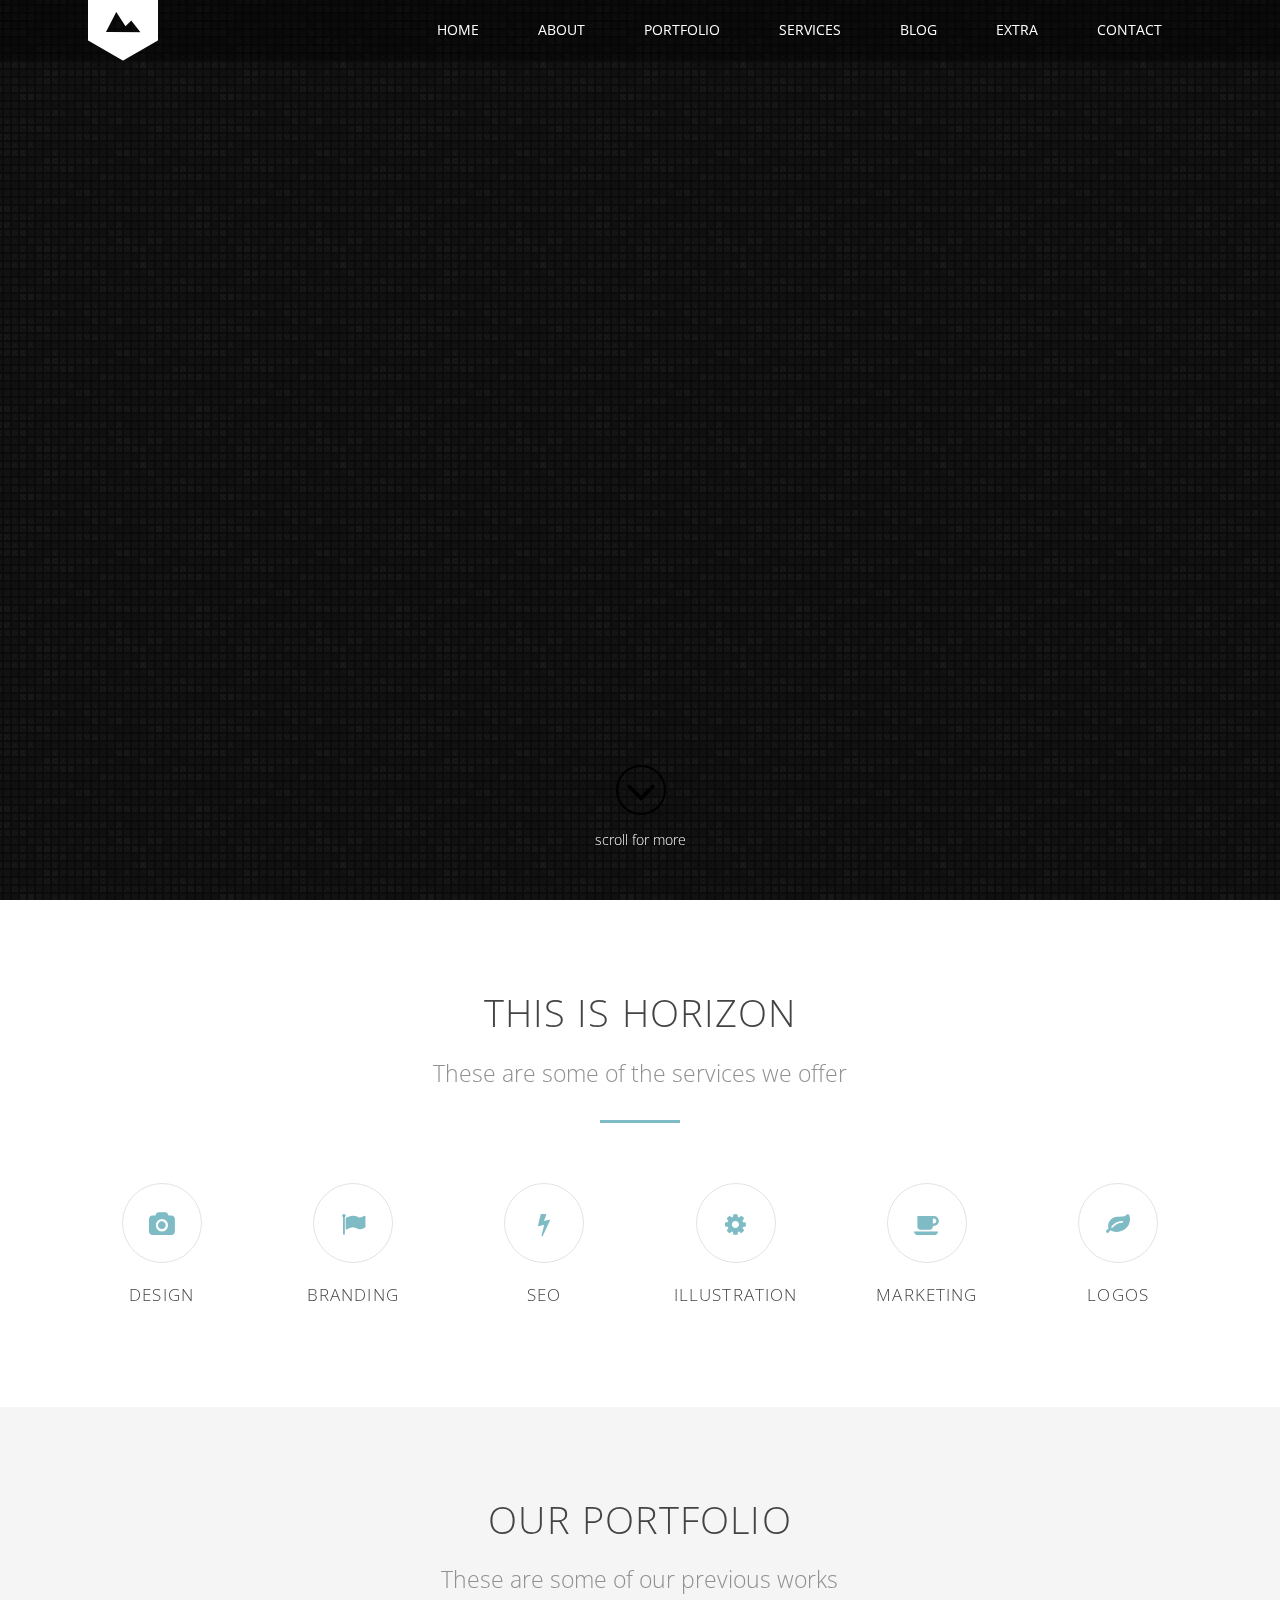
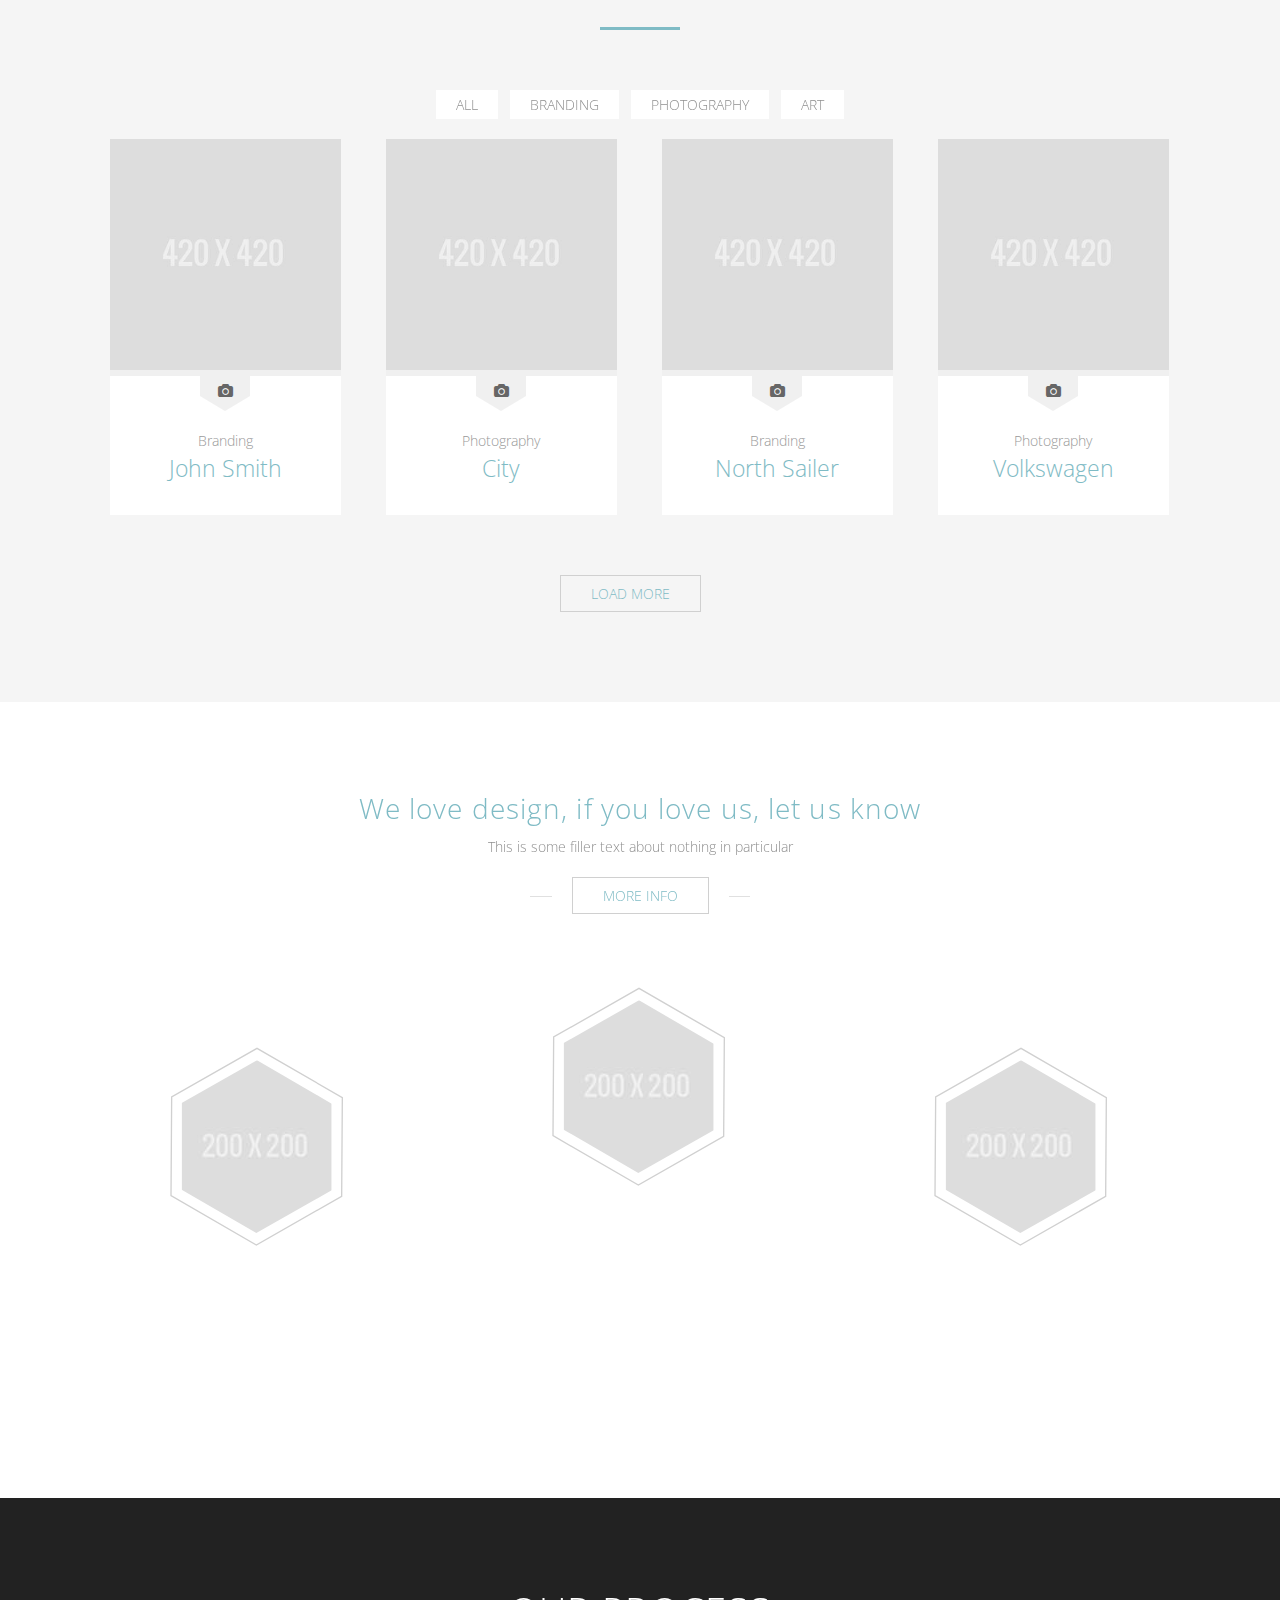
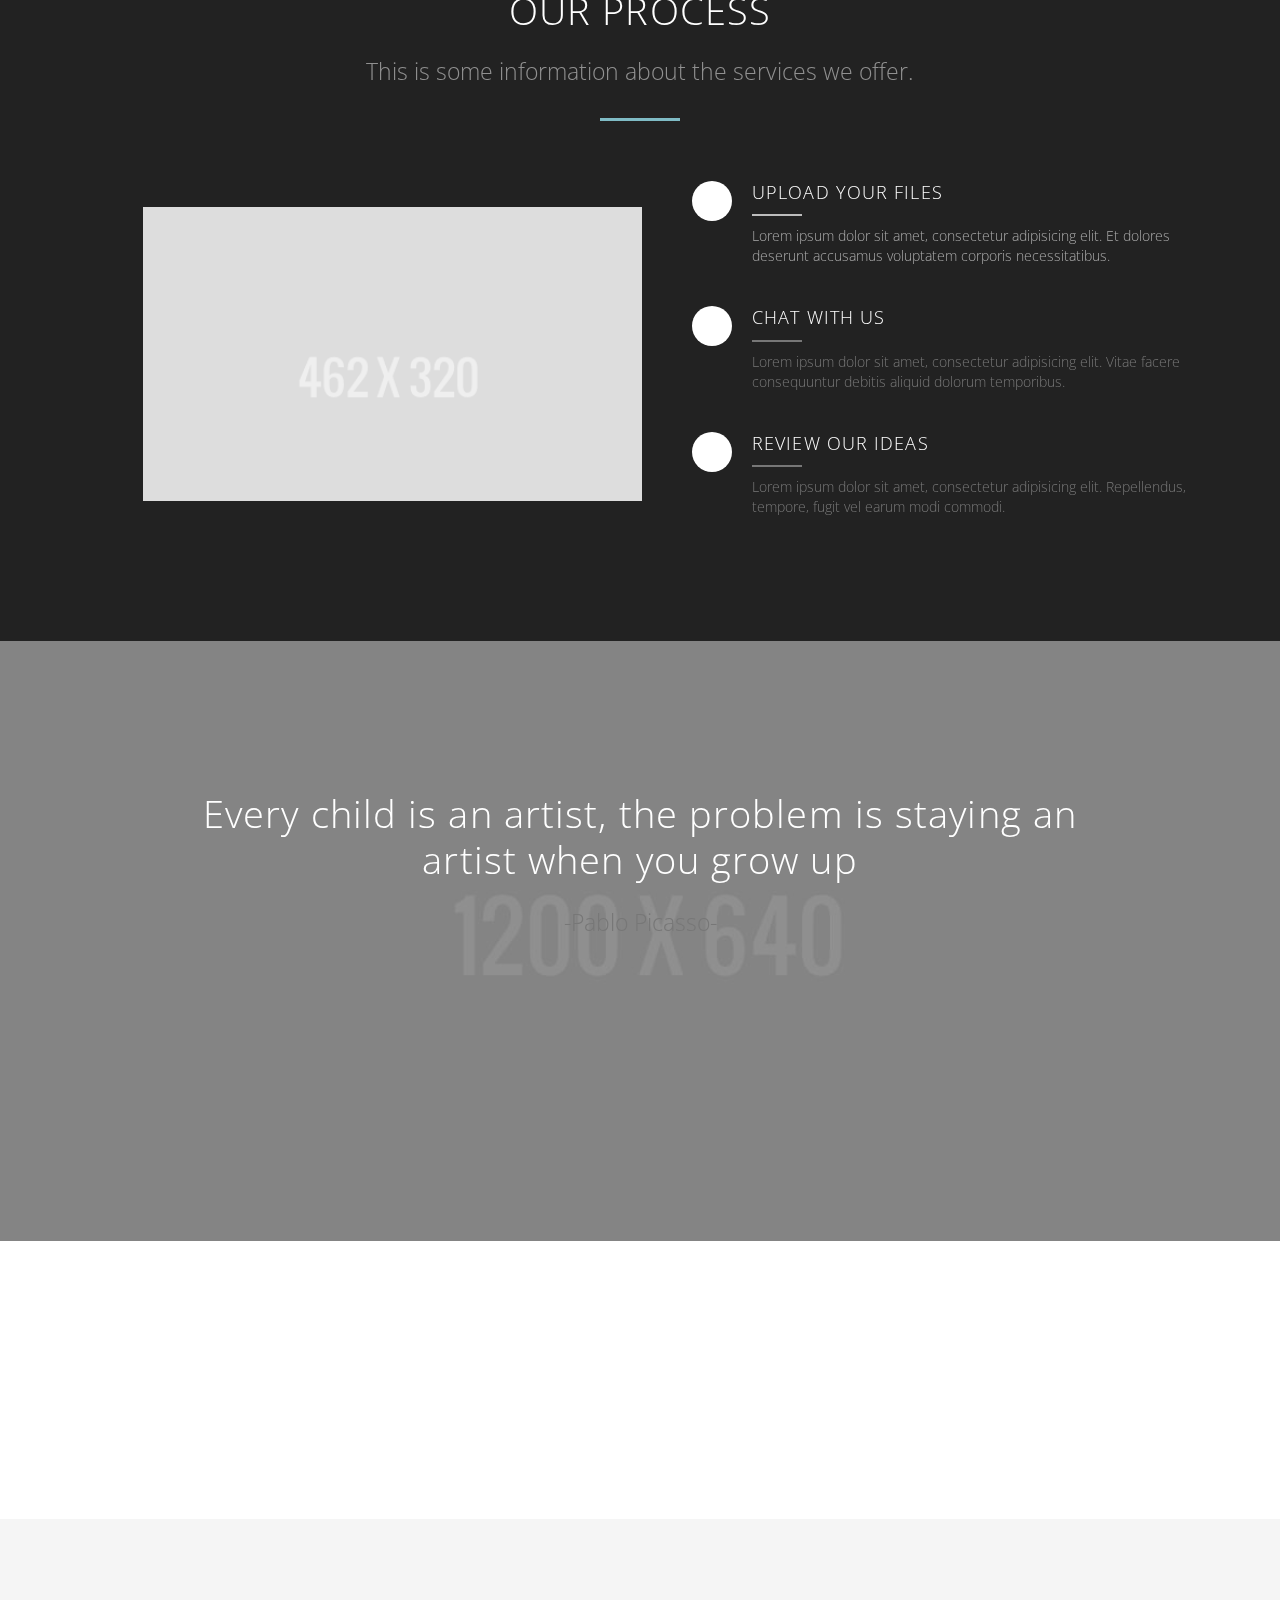
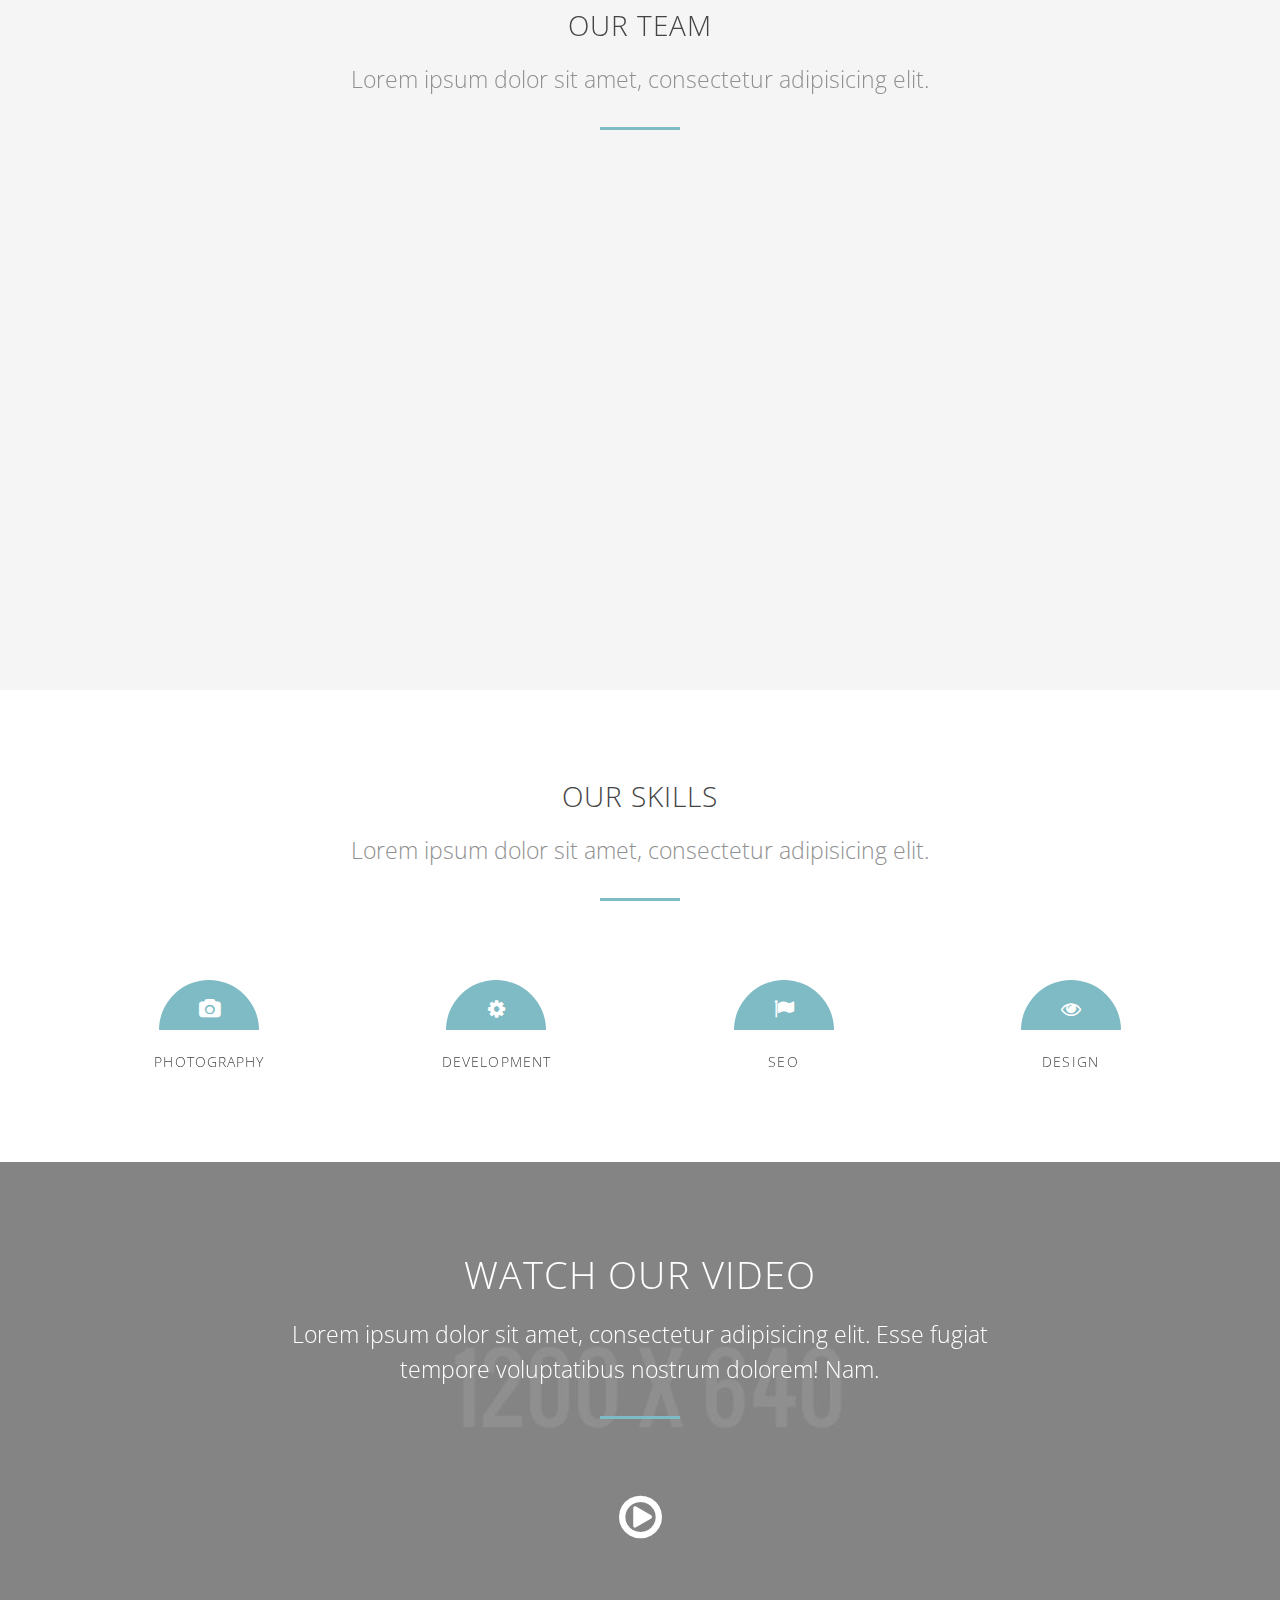
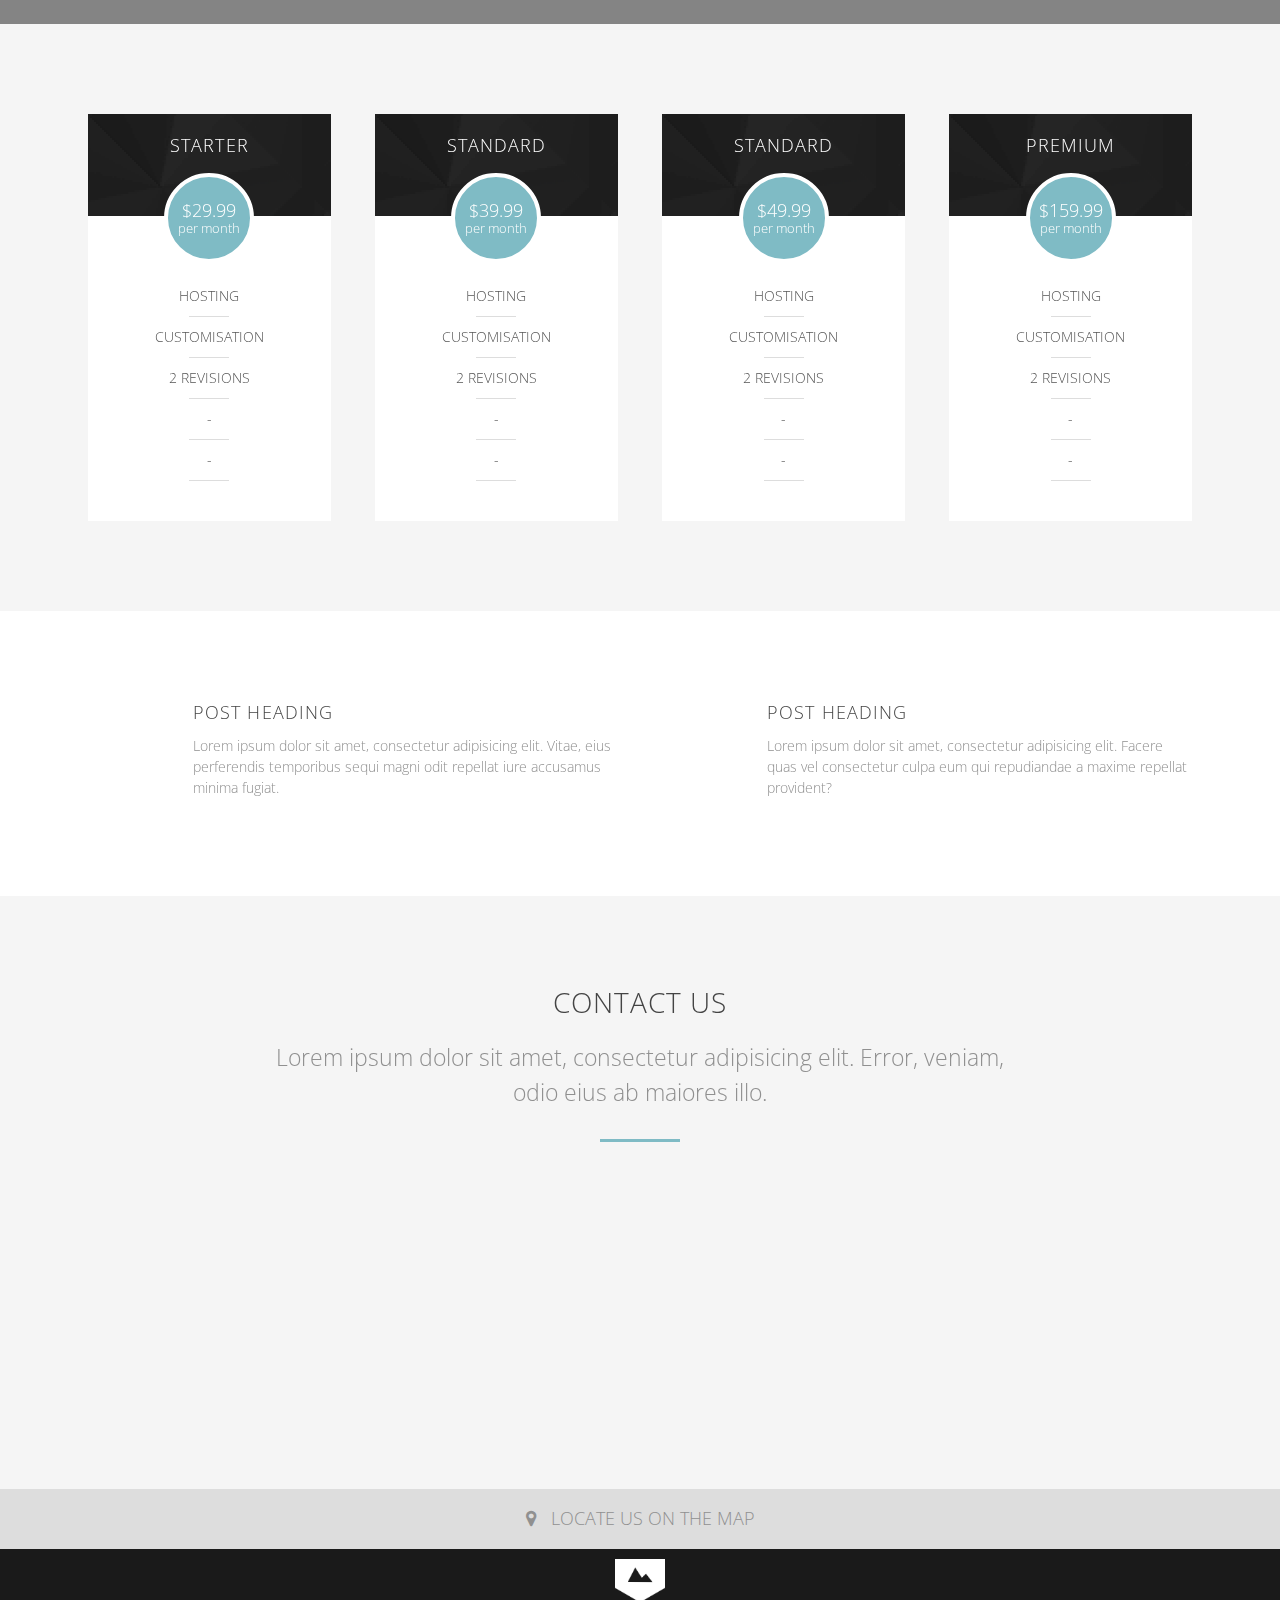
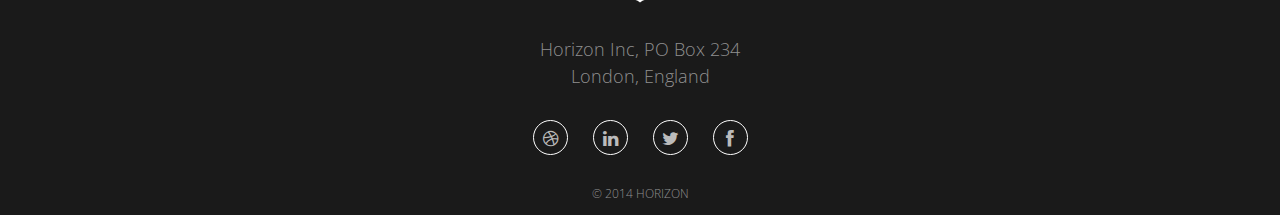
<file: index-pattern.html>
<!DOCTYPE html>
<!--[if lt IE 7]>      <html class="no-js lt-ie9 lt-ie8 lt-ie7"> <![endif]-->
<!--[if IE 7]>         <html class="no-js lt-ie9 lt-ie8"> <![endif]-->
<!--[if IE 8]>         <html class="no-js lt-ie9"> <![endif]-->
<!--[if gt IE 8]><!-->
<html class="no-js">
<!--<![endif]-->

<head>
	<meta charset="utf-8">
	<title>Horizon</title>
	<meta name="description" content="">
	<meta name="viewport" content="width=device-width, initial-scale=1.0, maximum-scale=1.0">

	<!-- Place favicon.ico and apple-touch-icon.png in the root directory -->

	<link rel="stylesheet" href="css/scripts.css">
	<link rel="stylesheet" href="font-awesome/css/font-awesome.min.css">
	<link rel="stylesheet" href="css/base.css">
	<link rel="stylesheet" href="css/grid.css">
	<link href="http://fonts.googleapis.com/css?family=Open+Sans:400,300,600,700" rel="stylesheet" type="text/css">

	<!-- Change Color Stylesheet Here -->
	<link rel="stylesheet" href="css/colors/default.css">


	<!-- TEMPLATE STYLESHEETS -->
	<link rel="stylesheet" href="css/style.css">
	<link rel="stylesheet" href="css/layout.css">

	<script src="js/vendor/modernizr-2.6.2.min.js"></script>

</head>

<body>
	<!--[if lt ie 7]>
            <p class="browsehappy">you are using an <strong>outdated</strong> browser. please <a href="http://browsehappy.com/">upgrade your browser</a> to improve your experience.</p>
        <![endif]-->

    <div class="preloader"><i class="fa fa-spinner spin"></i></div>
	
	<!-- STANDARD SLIDER -->
    <div class="slider-wrapper pattern" style="background-image: url('img/patterns/pat-2.png');">
    	<ul class="main-slider bxslider">
    		<li>
				<div class="caption">
					<div class="vertical-align welcome">
						<h1 class="caption-title cap-anim" data-animation="fadeInDown">Horizon <br>one page parallex</h1>
						<p class="caption-subtitle cap-anim" data-animation="fadeInUp">We love to design awesome things</p>
					</div><!-- End .vertical-align -->
				</div><!-- End .caption -->
    		</li>
			<li>
				<div class="caption">
					<div class="vertical-align welcome">
						<h1 class="caption-title cap-anim" data-animation="fadeInDown">Responsive</h1>
						<p class="caption-subtitle cap-anim" data-animation="fadeInUp">A smooth and responsive template</p>
					</div><!-- End .vertical-align -->
				</div><!-- End .caption -->
    		</li>
			<li>
				<div class="caption">
					<div class="vertical-align welcome">
						<h1 class="caption-title cap-anim" data-animation="fadeInDown">Retina</h1>
						<p class="caption-subtitle cap-anim" data-animation="fadeInUp">Sharp on all screens</p>
					</div><!-- End .vertical-align -->
				</div><!-- End .caption -->
    		</li>
    	</ul><!-- End .main-slider -->
		<a href="#about" class="down"><i class="fa fa-angle-down"></i><span>scroll for more</span></a>
    </div><!-- End .slider-wrapper -->


    <div class="header">
		<div class="container">

			<!-- LOGO -->
			<a href="index.html" class="logo">
				<img src="img/logo.png" width="70" alt="Horizon">
			</a>

			<ul id="sn" class="main_menu">
				<li><a href="index.html">Home</a></li>
				<li><a href="#about">About</a></li>
				<li><a href="#portfolio">Portfolio</a></li>
				<li><a href="#services">services</a></li>
				<li><a class="dropdown" href="blog.html">Blog</a>
					<ul>
						<li><a  href="blog.html"> Blog </a></li>
						<li><a  href="blog-single.html"> Single Post </a></li>
					</ul>
				</li>
				<li><a class="dropdown" href="extra.html">extra</a>
					<ul>
						<li><a  href="extra.html"> Elements </a></li>
						<li><a  href="tabs.html"> Toggles, accordians and tabs </a></li>
						<li class="dropdown"><a  href="extra.html"> Third level dropdown </a>
							<ul>
								<li><a  href="extra.html"> Example </a></li>
							</ul>
						</li>
					</ul>
				</li>
				<li><a href="#contact">Contact</a></li>
			</ul><!-- End .main-menu -->
		</div><!-- End .container -->
    </div><!-- End .header -->


	<!-- ABOUT -->
	<section id="about" class="sect-1">
		<div class="container">
			<div class="section-title">
				<h1 class="title">This is Horizon</h1>
				<p class="description">These are some of the services we offer</p>
			</div>

			<ul class="features">
				<li class="one-sixth">
					<i class="fa fa-camera"></i>
					<h5 class="title">Design</h5>
				</li>
				<li class="one-sixth">
					<i class="fa fa-flag"></i>
					<h5 class="title">Branding</h5>
				</li>
				<li class="one-sixth">
					<i class="fa fa-bolt"></i>
					<h5 class="title">SEO</h5>
				</li>
				<li class="one-sixth">
					<i class="fa fa-cog"></i>
					<h5 class="title">Illustration</h5>
				</li>
				<li class="one-sixth">
					<i class="fa fa-coffee"></i>
					<h5 class="title">Marketing</h5>
				</li>
				<li class="one-sixth last">
					<i class="fa fa-leaf"></i>
					<h5 class="title">Logos</h5>
				</li>
			</ul>
		</div><!-- End .container -->
	</section>


	<!-- PORTFOLIO -->
	<section id="portfolio" class="portfolio-wrapper sect-2">
		<div class="container">

			<div class="section-title">
				<h1 class="title">Our Portfolio</h1>
				<p class="description">These are some of our previous works</p>
			</div>
			
			<!-- CATEGORIES -->
			<ul class="filter-menu">
				<li class="selected" data-cat="*">All</li>
				<li data-cat="branding">Branding</li>
				<li data-cat="photography">Photography</li>
				<li data-cat="art">Art</li>
			</ul><!-- End .filter-menu -->
		</div><!-- End .container -->

		<!-- HOOK FOR PROJECT VIEWER -->
		<div class="project-wrapper"></div>

		<div class="container">
			<div class="portfolio clearfix">
				<!-- ITEM 1 -->
				<div class="port-item showme" data-cat="branding">
					<div class="port-overlay">
						<img src="img/portfolio/port-1.jpg" alt="Portfolio Image">
						<a class="project-btn" href="single-project.html"><i class="fa fa-search"></i></a>
					</div>
					<div class="port-info">
						<i class="fa fa-camera"></i>
						<span class="port-cat">Branding</span>
						<span class="port-name">John Smith</span>
					</div>
				</div><!-- End port item -->

				<!-- ITEM 2 -->
				<div class="port-item showme" data-cat="photography">
					<div class="port-overlay">
						<img src="img/portfolio/port-2.jpg" alt="Portfolio Image">
						<a class="project-btn" href="single-project-full.html"><i class="fa fa-search"></i></a>
					</div>
					<div class="port-info">
						<i class="fa fa-camera"></i>
						<span class="port-cat">Photography</span>
						<span class="port-name">City</span>
					</div>
				</div><!-- End port item -->

				<!-- ITEM 3 -->
				<div class="port-item showme" data-cat="branding">
					<div class="port-overlay">
						<img src="img/portfolio/port-3.jpg" alt="Portfolio Image">
						<a class="lightbox-btn" data-pp="prettyPhoto"  href="img/portfolio/port-3.jpg"><i class="fa fa-search"></i></a>
					</div>
					<div class="port-info">
						<i class="fa fa-camera"></i>
						<span class="port-cat">Branding</span>
						<span class="port-name">North Sailer</span>
					</div>
				</div><!-- End port item -->

				<!-- ITEM 4-->
				<div class="port-item showme" data-cat="art">
					<div class="port-overlay">
						<img src="img/portfolio/port-4.jpg" alt="Portfolio Image">
						<a class="project-btn" href="single-project.html"><i class="fa fa-search"></i></a>
					</div>
					<div class="port-info">
						<i class="fa fa-camera"></i>
						<span class="port-cat">Photography</span>
						<span class="port-name">Volkswagen</span>
					</div>
				</div><!-- End port item -->

				<!-- ROW 2 -->

				<!-- ITEM 5 -->
				<div class="port-item" data-cat="branding">
					<div class="port-overlay">
						<img src="img/portfolio/port-5.jpg" alt="Portfolio Image">
						<a class="project-btn" href="single-project.html"><i class="fa fa-search"></i></a>
					</div>
					<div class="port-info">
						<i class="fa fa-camera"></i>
						<span class="port-cat">Branding</span>
						<span class="port-name">John Smith</span>
					</div>
				</div><!-- End port item -->

				<!-- ITEM 6 -->
				<div class="port-item" data-cat="photography">
					<div class="port-overlay">
						<img src="img/portfolio/port-6.jpg" alt="Portfolio Image">
						<a class="project-btn" href="single-project.html"><i class="fa fa-search"></i></a>
					</div>
					<div class="port-info">
						<i class="fa fa-camera"></i>
						<span class="port-cat">Photography</span>
						<span class="port-name">City</span>
					</div>
				</div><!-- End port item -->

				<!-- ITEM 7 -->
				<div class="port-item" data-cat="branding">
					<div class="port-overlay">
						<img src="img/portfolio/port-7.jpg" alt="Portfolio Image">
						<a class="project-btn" href="single-project.html"><i class="fa fa-search"></i></a>
					</div>
					<div class="port-info">
						<i class="fa fa-camera"></i>
						<span class="port-cat">Branding</span>
						<span class="port-name">North Sailer</span>
					</div>
				</div><!-- End port item -->

				<!-- ITEM 8-->
				<div class="port-item" data-cat="art">
					<div class="port-overlay">
						<img src="img/portfolio/port-8.jpg" alt="Portfolio Image">
						<a class="project-btn" href="single-project.html"><i class="fa fa-search"></i></a>
					</div>
					<div class="port-info">
						<i class="fa fa-camera"></i>
						<span class="port-cat">Photography</span>
						<span class="port-name">Volkswagen</span>
					</div>
				</div><!-- End port item -->

				<!-- ROW 3 -->

				<!-- ITEM 9 -->
				<div class="port-item" data-cat="branding">
					<div class="port-overlay">
						<img src="img/portfolio/port-9.jpg" alt="Portfolio Image">
						<a class="project-btn" href="single-project.html"><i class="fa fa-search"></i></a>
					</div>
					<div class="port-info">
						<i class="fa fa-camera"></i>
						<span class="port-cat">Branding</span>
						<span class="port-name">John Smith</span>
					</div>
				</div><!-- End port item -->

				<!-- ITEM 10 -->
				<div class="port-item" data-cat="photography">
					<div class="port-overlay">
						<img src="img/portfolio/port-10.jpg" alt="Portfolio Image">
						<a class="project-btn" href="single-project.html"><i class="fa fa-search"></i></a>
					</div>
					<div class="port-info">
						<i class="fa fa-camera"></i>
						<span class="port-cat">Photography</span>
						<span class="port-name">City</span>
					</div>
				</div><!-- End port item -->

				<!-- ITEM 11 -->
				<div class="port-item" data-cat="branding">
					<div class="port-overlay">
						<img src="img/portfolio/port-11.jpg" alt="Portfolio Image">
						<a class="project-btn" href="single-project.html"><i class="fa fa-search"></i></a>
					</div>
					<div class="port-info">
						<i class="fa fa-camera"></i>
						<span class="port-cat">Branding</span>
						<span class="port-name">North Sailer</span>
					</div>
				</div><!-- End port item -->

				<!-- ITEM 12 -->
				<div class="port-item" data-cat="art">
					<div class="port-overlay">
						<img src="img/portfolio/port-12.jpg" alt="Portfolio Image">
						<a class="project-btn" href="single-project.html"><i class="fa fa-search"></i></a>
					</div>
					<div class="port-info">
						<i class="fa fa-camera"></i>
						<span class="port-cat">Photography</span>
						<span class="port-name">Volkswagen</span>
					</div>
				</div><!-- End port item -->

			</div><!-- End .portfolio -->
		</div><!-- End .container -->

		<a href="#" id="load-more" class="button outline">Load more</a>
	</section>


	<!-- CALLOUT -->
	<section id="services" class="sect-1">
		<div class="container">
			<div class="callout">
				<h3 class="title">We love design, if you love us, let us know</h3>
				<p>This is some filler text about nothing in particular</p>
				<a href="#contact" class="button outline">More Info</a>
			</div><!-- End .callout -->

			<ul class="feature-imgs">
				<li class="one-third animated" data-animate="flipInY">
                    <div class="feature-hex">
                        <img src="img/features/features-1.jpg" alt="feature image 1" />
                    </div>

					<h4 class="title">Research</h4>
					<p>This is the stage most often forgotton, but is vitally important</p>
				</li>
				<li class="one-third animated middle" data-animate="flipInY" data-animate-delay="1500">
					<div class="feature-hex">
                        <img src="img/features/features-2.jpg" alt="feature image 2" />
                    </div>

					<h4 class="title">Planning</h4>
					<p>May seem like a waste of time, but in fact greatly increases productivity</p>
				</li>
				<li class="one-third animated last" data-animate="flipInY" data-animate-delay="2000">
					<div class="feature-hex">
                        <img src="img/features/features-3.jpg" alt="feature image 2" />
                    </div>

					<h4 class="title">Design</h4>
					<p>The bit where all the fun and magic happens</p>
				</li>
			</ul>

		</div><!-- End .container -->
	</section>


	<section id="process" class="sect-4">
		<div class="container">

			<div class="section-title">
				<h1 class="title">Our Process</h1>
				<p class="description">This is some information about the services we offer.</p>
			</div>

			<div class="one-half process-slider-wrap">
				<ul class="process-slider bxslider">
					<li>
						<img src="img/process/process-1.png" alt=""/>
					</li>
					<li>
						<img src="img/process/process-2.png" alt=""/>
					</li>
					<li>
						<img src="img/process/process-3.png" alt=""/>
					</li>
				</ul><!-- End .process-slider -->
			</div><!-- End one-half -->

			<div class="one-half last">
				<ul class="process-list">
					<li class="current">
						<i class="fa fa-camera"></i>
						<h4 class="process-title">Upload Your Files</h4>
						<p>Lorem ipsum dolor sit amet, consectetur adipisicing elit. Et dolores deserunt accusamus voluptatem corporis necessitatibus.</p>
					</li>
					<li>
						<i class="fa fa-camera"></i>
						<h4 class="process-title">Chat With Us</h4>
						<p>Lorem ipsum dolor sit amet, consectetur adipisicing elit. Vitae facere consequuntur debitis aliquid dolorum temporibus.</p>
					</li>
					<li>
						<i class="fa fa-camera"></i>
						<h4 class="process-title">Review Our Ideas</h4>
						<p>Lorem ipsum dolor sit amet, consectetur adipisicing elit. Repellendus, tempore, fugit vel earum modi commodi.</p>
					</li>
				</ul>
			</div><!-- End .one-half -->
		</div><!-- End .container -->
	</section>


	<!-- TESTIMONIALS -->
	<section id="testimonials" class="testimonials">
		<div class="tint">
			<div class="container">

				<ul class="testimonial bxslider">
					<li>
						<h1 class="quote">
							<i class="icon-left-quote"></i>Every child is an artist, the problem is staying an artist when you grow up<i class="icon-right-quote"></i>
						</h1>
						<span class="name">-Pablo Picasso-</span>
					</li>
					<li>
						<h1 class="quote">
							<i class="icon-left-quote"></i>
							Creativity is allowing yourself to make mistakes. Art is knowing which ones to keep.
						</h1>
						<span class="name">-James Russell Lowell-</span>
					</li>
					<li>
						<h1 class="quote">
							<i class="icon-left-quote"></i>
							Creativity requires the courage to let go of certainties.
							<i class="icon-right-quote"></i>
						</h1>
						<span class="name">-Erich Fromm-</span>
					</li>
				</ul><!-- End .testimonial -->

			</div><!-- End .container -->
		</div><!-- End .tint -->
	</section>


	<!-- CLIENTS -->
	<div class="clients">
		<div class="container sect-3">
			<ul>
				<li class="animated" data-animate="fadeInDown">
					<img src="img/clients/logo-1.png" alt="Client logo">
				</li>
				<li class="animated" data-animate="fadeInDown" data-animate-delay="1000">
					<img src="img/clients/logo-2.png" alt="Client logo">
				</li>
				<li class="animated" data-animate="fadeInDown" data-animate-delay="1500">
					<img src="img/clients/logo-3.png" alt="Client logo">
				</li>
				<li class="animated" data-animate="fadeInDown" data-animate-delay="2000">
					<img src="img/clients/logo-4.png" alt="Client logo">
				</li>
				<li class="animated" data-animate="fadeInDown" data-animate-delay="2500">
					<img src="img/clients/logo-5.png" alt="Client logo">
				</li>
			</ul>
		</div><!-- End .container -->
	</div><!-- End .clients -->


	<!-- TEAM -->
	<section class="sect-2">
		<div class="container">

			<div class="section-title">
				<h3 class="title">Our Team</h3>
				<p class="description">Lorem ipsum dolor sit amet, consectetur adipisicing elit.</p>
			</div>

			<ul class="team">
				<li class="one-fourth animated" data-animate="flipInY">
					<div class="img-wrap">
						<img src="img/team/team-1.jpg" alt="Team Member">
						<i class="fa fa-camera"></i>
					</div>
					<span class="team-name">John Green</span>
					<span class="team-job">Tech Guy</span>
					<ul class="social-icons">
						<li><a href="#"><i class="fa fa-twitter"></i></a></li>
						<li><a href="#"><i class="fa fa-facebook"></i></a></li>
						<li><a href="#"><i class="fa fa-rss"></i></a></li>
						<li><a href="#"><i class="fa fa-dribbble"></i></a></li>
					</ul><!-- End .social-icons -->
				</li><!-- End .one-fourth -->
				<li class="one-fourth animated" data-animate="flipInY" data-animate-delay="1000">
					<div class="img-wrap">
						<img src="img/team/team-2.jpg" alt="Team Member">
						<i class="fa fa-tint"></i>
					</div>
					<span class="team-name">Peter Brown</span>
					<span class="team-job">Illustator</span>
					<ul class="social-icons">
						<li><a href="#"><i class="fa fa-twitter"></i></a></li>
						<li><a href="#"><i class="fa fa-facebook"></i></a></li>
						<li><a href="#"><i class="fa fa-rss"></i></a></li>
						<li><a href="#"><i class="fa fa-dribbble"></i></a></li>
					</ul><!-- End .social-icons -->
				</li><!-- End .one-fourth -->
				<li class="one-fourth animated" data-animate="flipInY" data-animate-delay="1500">
					<div class="img-wrap">
						<img src="img/team/team-3.jpg" alt="Team Member">
						<i class="fa fa-coffee"></i>
					</div>
					<span class="team-name">Jane Red</span>
					<span class="team-job">Web Designer</span>
					<ul class="social-icons">
						<li><a href="#"><i class="fa fa-twitter"></i></a></li>
						<li><a href="#"><i class="fa fa-facebook"></i></a></li>
						<li><a href="#"><i class="fa fa-rss"></i></a></li>
						<li><a href="#"><i class="fa fa-dribbble"></i></a></li>
					</ul><!-- End .social-icons -->
				</li><!-- End .one-fourth -->
				<li class="one-fourth last animated" data-animate="flipInY" data-animate-delay="2000">
					<div class="img-wrap">
						<img src="img/team/team-4.jpg" alt="Team Member">
						<i class="fa fa-rocket"></i>
					</div>
					<span class="team-name">Richard Blue</span>
					<span class="team-job">CEO</span>
					<ul class="social-icons">
						<li><a href="#"><i class="fa fa-twitter"></i></a></li>
						<li><a href="#"><i class="fa fa-facebook"></i></a></li>
						<li><a href="#"><i class="fa fa-rss"></i></a></li>
						<li><a href="#"><i class="fa fa-dribbble"></i></a></li>
					</ul><!-- End .social-icons -->
				</li><!-- End .one-fourth -->
			</ul><!-- End .team -->

		</div><!-- End .container -->
	</section>


	<!-- OUR SKILLS -->
	<section id="skills" class="sect-1">

		<div class="section-title">
			<h3 class="title">Our Skills</h3>
			<p class="description">Lorem ipsum dolor sit amet, consectetur adipisicing elit.</p>
		</div>

		<ul class="skills container">
			<li class="one-fourth">
				<div class="skill-bar" data-percent="50"></div>
				<div class="skill-semi"><i class="fa fa-camera"></i></div>
				<h6 class="skill-title">Photography</h6>
			</li>
			<li class="one-fourth">
				<div class="skill-bar" data-percent="70"></div>
				<div class="skill-semi"><i class="fa fa-cog"></i></div>
				<h6 class="skill-title">Development</h6>
			</li>
			<li class="one-fourth">
				<div class="skill-bar" data-percent="40"></div>
				<div class="skill-semi"><i class="fa fa-flag"></i></div>
				<h6 class="skill-title">SEO</h6>
			</li>
			<li class="one-fourth last">
				<div class="skill-bar" data-percent="90"></div>
				<div class="skill-semi"><i class="fa fa-eye"></i></div>
				<h6 class="skill-title">Design</h6>
			</li>
		</ul>

	</section>


	<!-- CAllOUT -->
	<div class="image-callout image-section">
        <div class="tint">
            <div class="container">
                <div class="section-title">
                    <h1 class="title">Watch our video</h1>
                    <p class="description">Lorem ipsum dolor sit amet, consectetur adipisicing elit. Esse fugiat tempore voluptatibus nostrum dolorem! Nam.</p>
                </div><!-- End .section-title -->

                <a class="video-button" href="http://www.youtube.com/watch?v=XSGBVzeBUbk" data-pp="prettyPhoto" title=""><i class="fa fa-play-circle-o"></i></a>
            </div><!-- End .container -->
        </div><!-- End .tint -->
	</div><!-- End .image-callout -->


	<!-- PRICING -->
	<section id="pricing" class="sect-2">
		<div class="container">

			<div class="one-fourth">
				<div class="price-head">
					<h4 class="price-title">Starter</h4>
					<div class="price-label">$29.99 <span>per month</span></div>
				</div>
				<ul class="price-content">
					<li>Hosting</li>
					<li>Customisation</li>
					<li>2 revisions</li>
					<li>-</li>
					<li>-</li>
				</ul>
			</div>

			<div class="one-fourth">
				<div class="price-head">
					<h4 class="price-title">Standard</h4>
					<div class="price-label">$39.99 <span>per month</span></div>
				</div>
				<ul class="price-content">
					<li>Hosting</li>
					<li>Customisation</li>
					<li>2 revisions</li>
					<li>-</li>
					<li>-</li>
				</ul>
			</div>

			<div class="one-fourth">
				<div class="price-head">
					<h4 class="price-title">Standard</h4>
					<div class="price-label">$49.99 <span>per month</span></div>
				</div>
				<ul class="price-content">
					<li>Hosting</li>
					<li>Customisation</li>
					<li>2 revisions</li>
					<li>-</li>
					<li>-</li>
				</ul>
			</div>

			<div class="one-fourth last">
				<div class="price-head">
					<h4 class="price-title">Premium</h4>
					<div class="price-label">$159.99 <span>per month</span></div>
				</div>
				<ul class="price-content">
					<li>Hosting</li>
					<li>Customisation</li>
					<li>2 revisions</li>
					<li>-</li>
					<li>-</li>
				</ul>
			</div>

		</div>
	</section>


	<!-- RECENT POSTS -->
	<section id="posts" class="sect-1">
		<div class="container">

			<div class="one-half">
				<div class="post-date animated">
					<div>Jan</div>
					<div class="day">05</div>
				</div>
				<!-- End post-date -->
				<div class="post-content">
					<h4 class="title"><a href="single-post.html">Post Heading</a></h4>
					<p>Lorem ipsum dolor sit amet, consectetur adipisicing elit. Vitae, eius perferendis temporibus sequi magni odit repellat iure accusamus minima fugiat.</p>
				</div><!-- content -->
			</div><!-- End .one-half -->

			<div class="one-half last">
				<div class="post-date animated" data-animate="fadeInDown" data-animate-delay="1000">
					<div>MAR</div>
					<div class="day">28</div>
				</div><!-- End post-date -->
				<div class="post-content">
					<h4 class="title"><a href="single-post.html">Post Heading</a></h4>
					<p>Lorem ipsum dolor sit amet, consectetur adipisicing elit. Facere quas vel consectetur culpa eum qui repudiandae a maxime repellat provident?</p>
				</div><!-- content -->
			</div><!-- End .one-half -->
		</div><!-- End .container -->
	</section>


	<!-- CONTACT -->
	<section id="contact" class="sect-2">
		<div class="container">

			<div class="section-title">
				<h3 class="title">Contact Us</h3>
				<p class="description">Lorem ipsum dolor sit amet, consectetur adipisicing elit. Error, veniam, odio eius ab maiores illo.</p>
			</div>
			<form method="post" action="php/send_message.php" class="contact-form">
				<div class="one-half animated" data-animate="fadeInDown">
					<span>
						<input type="text" name="name" id="name" placeholder="name">
					</span>
					<span>
						<input type="email" name="email" id="email" placeholder="email">
					</span>
					<span>
						<input type="text" name="subject" id="subject" placeholder="subject">
					</span>
				</div><!-- End .one-third -->

				<div class="one-half last animated" data-animate="fadeInDown" data-animate-delay="1000">
					<span>
						<textarea name="message" id="message" placeholder="message"></textarea>
					</span>
				</div><!-- End .one-half -->
				<button id="submit" type="submit" class="contact-button animated" data-animate="fadeInDown" data-animate-delay="1000">Send Message</button>
			</form>

		</div><!-- End .container -->

	</section>


	<!-- MAP -->
    <div class="map-button">
      <i class="fa fa-map-marker"></i> LOCATE US ON THE MAP
    </div>
    <div class="map-wrapper">
      <div id="google-map"></div>
    </div><!-- End .map-wrapper -->

    <!-- MAP LOCATION WINDOW -->
    <div id="content">
        <div id="siteNotice">
        </div>
        <h2 id="firstHeading" class="firstHeading">HORIZON</h2>
        <div id="bodyContent">
            <p>This is us, drop by sometime.</p>
        </div>
    </div><!--  End #content -->


	<section class="footer">
		<img class="footer-logo" src="img/logo.png" width="50" alt="">
		<div class="address">
			Horizon Inc, PO Box 234
			<br>London, England
		</div><!-- End .address -->

		<ul class="social-icons">
			<li><a href="#"><i class="fa fa-dribbble"></i></a></li>
			<li><a href="#"><i class="fa fa-linkedin"></i></a></li>
			<li><a href="#"><i class="fa fa-twitter"></i></a></li>
			<li><a href="#"><i class="fa fa-facebook"></i></a></li>
		</ul>

		<div class="copy">© 2014 HORIZON</div>
	</section>

	<!-- JQUERY -->
    <script src="js/vendor/jquery.min.js"></script>

	<!-- PLUGINS -->
    <script type="text/javascript" src="http://maps.google.com/maps/api/js?sensor=false"></script>
    <script src="js/scripts.js"></script>
    <script src="js/plugins.js"></script>

	<!-- THEME SCRIPT -->
    <script src="js/main.js"></script>


</body>

</html>
</file>
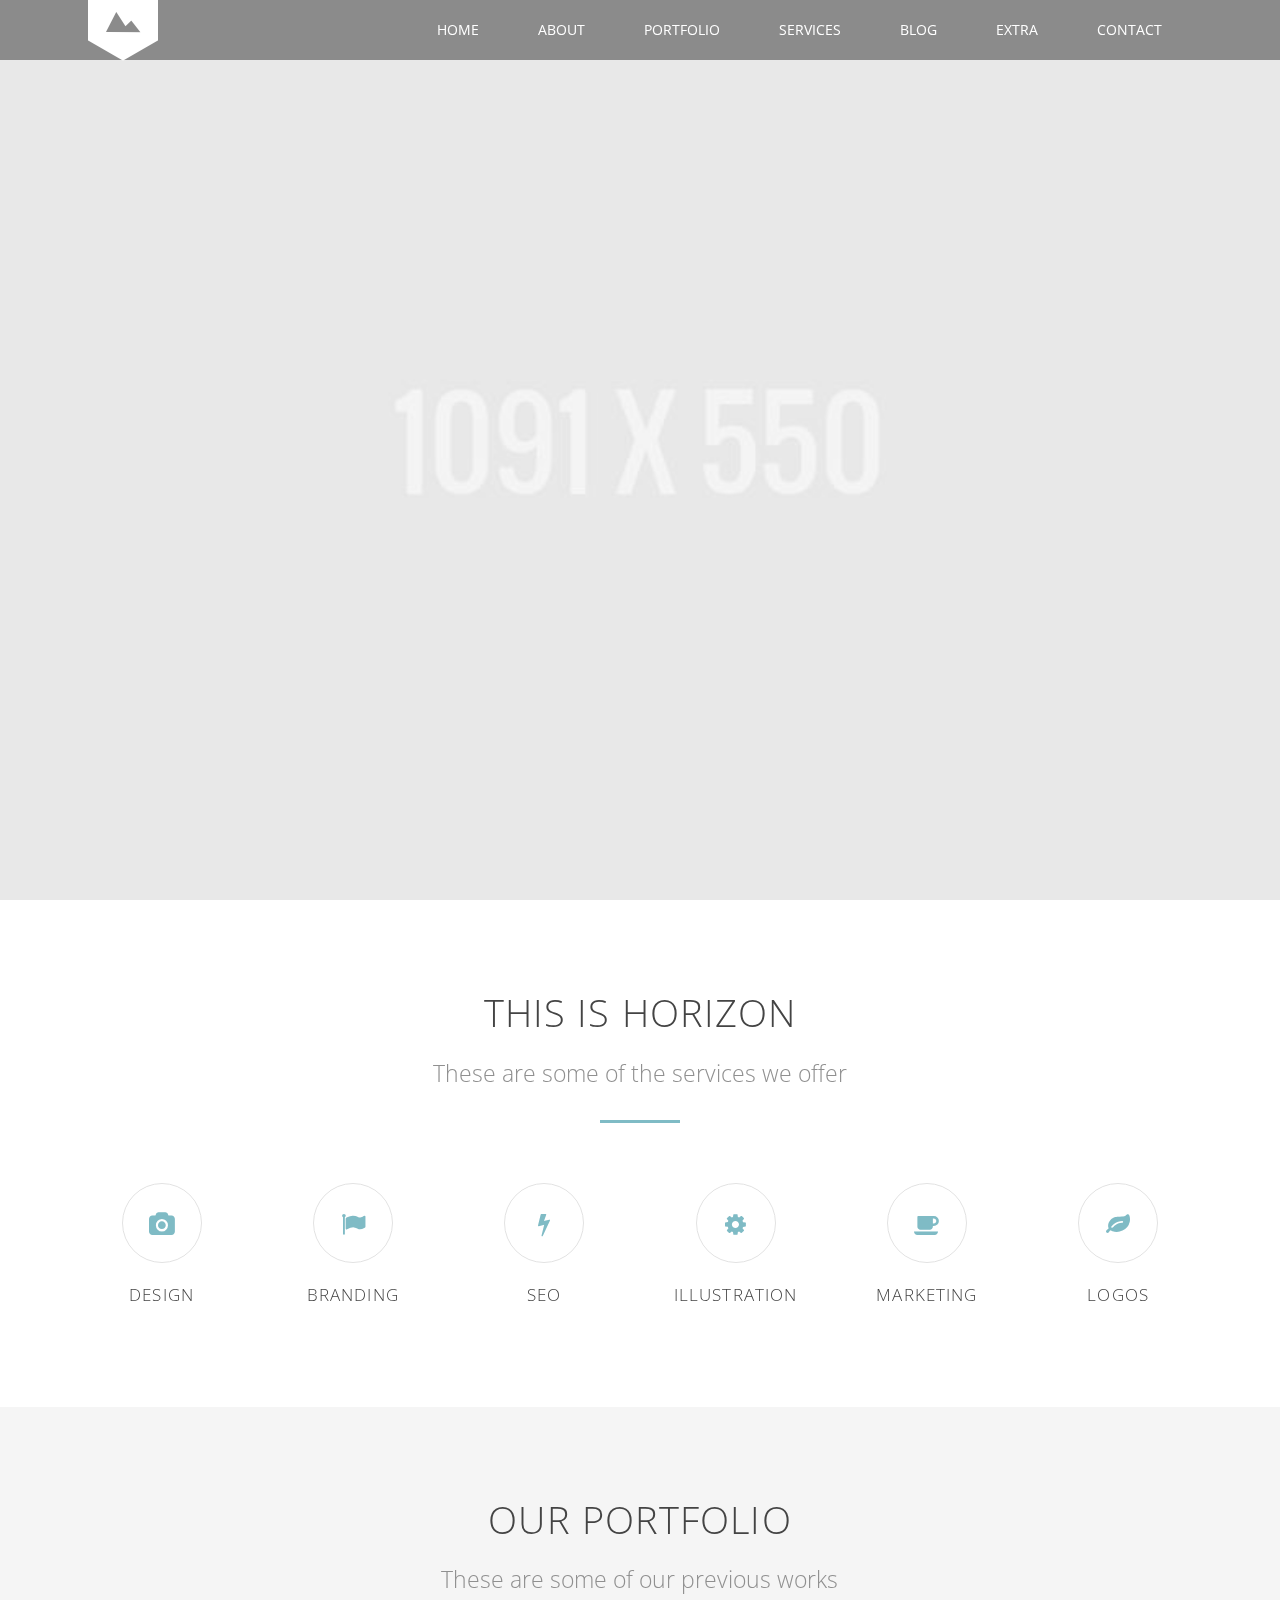
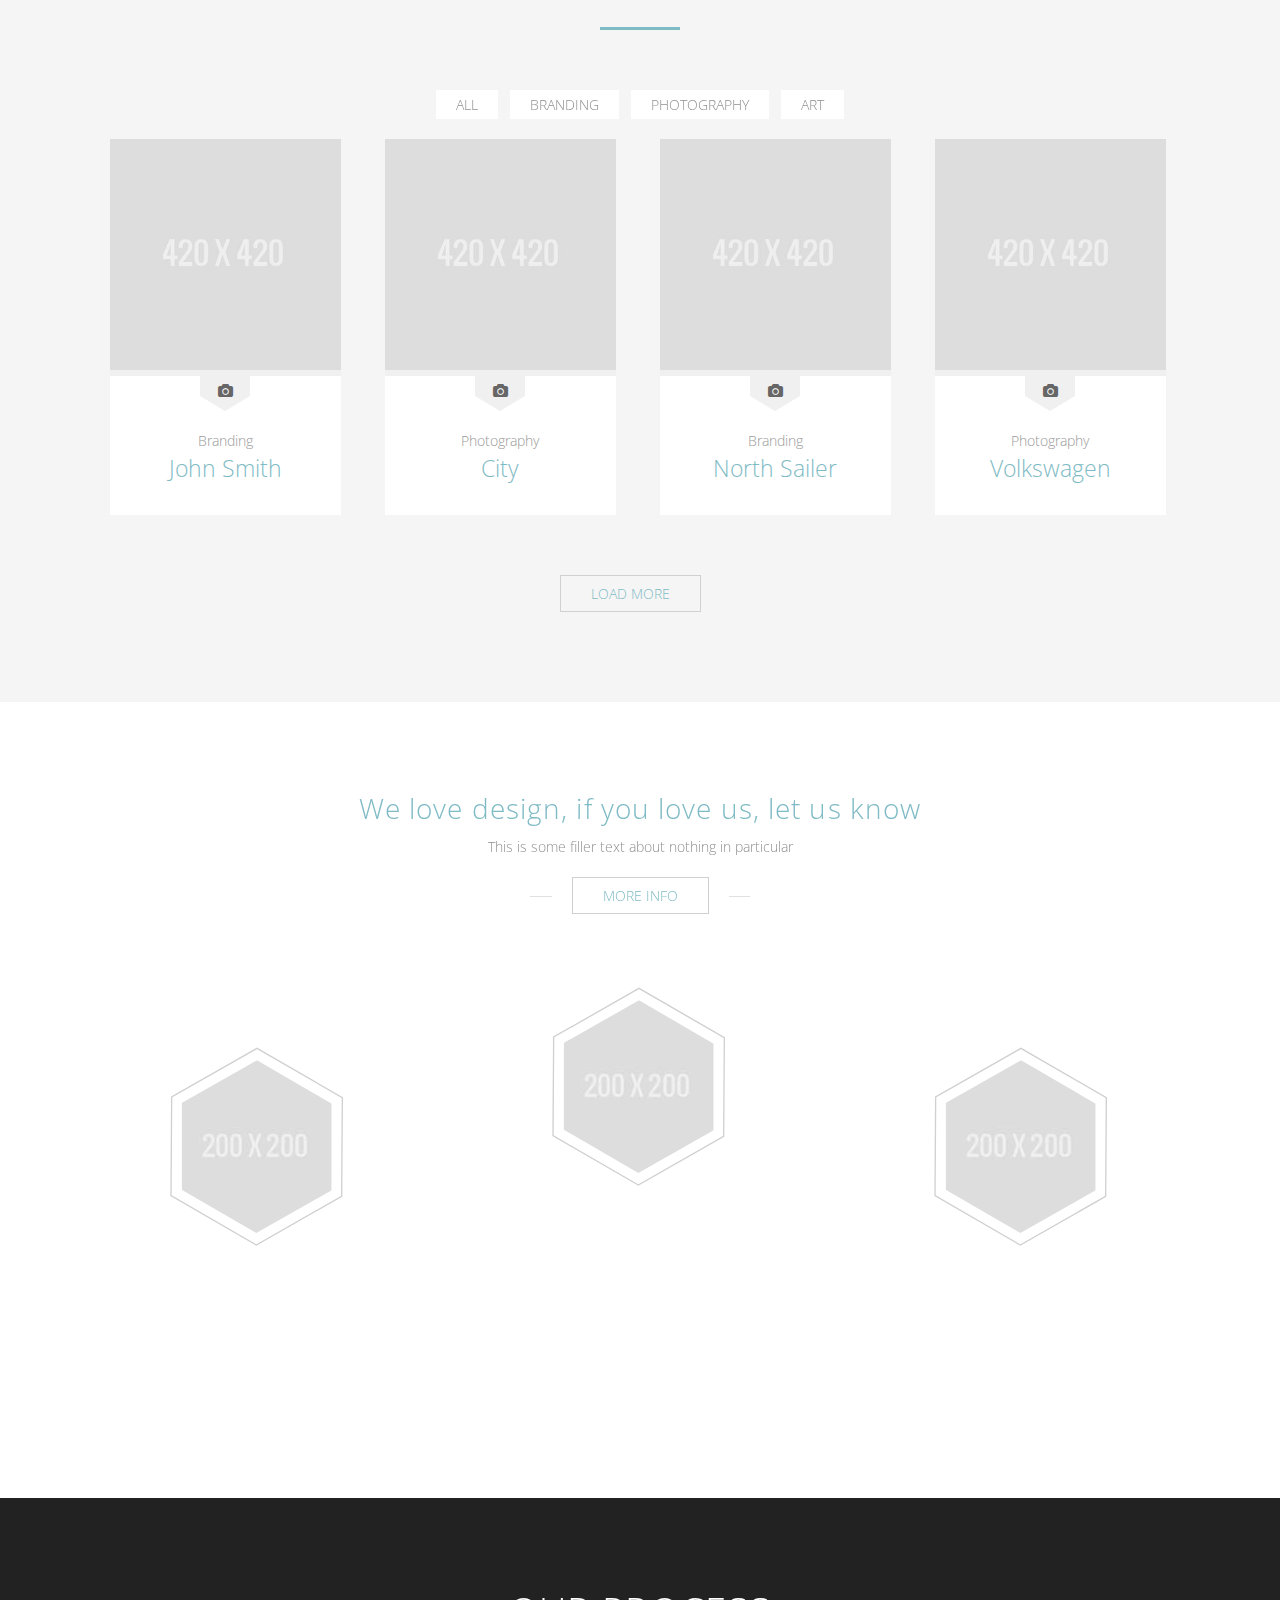
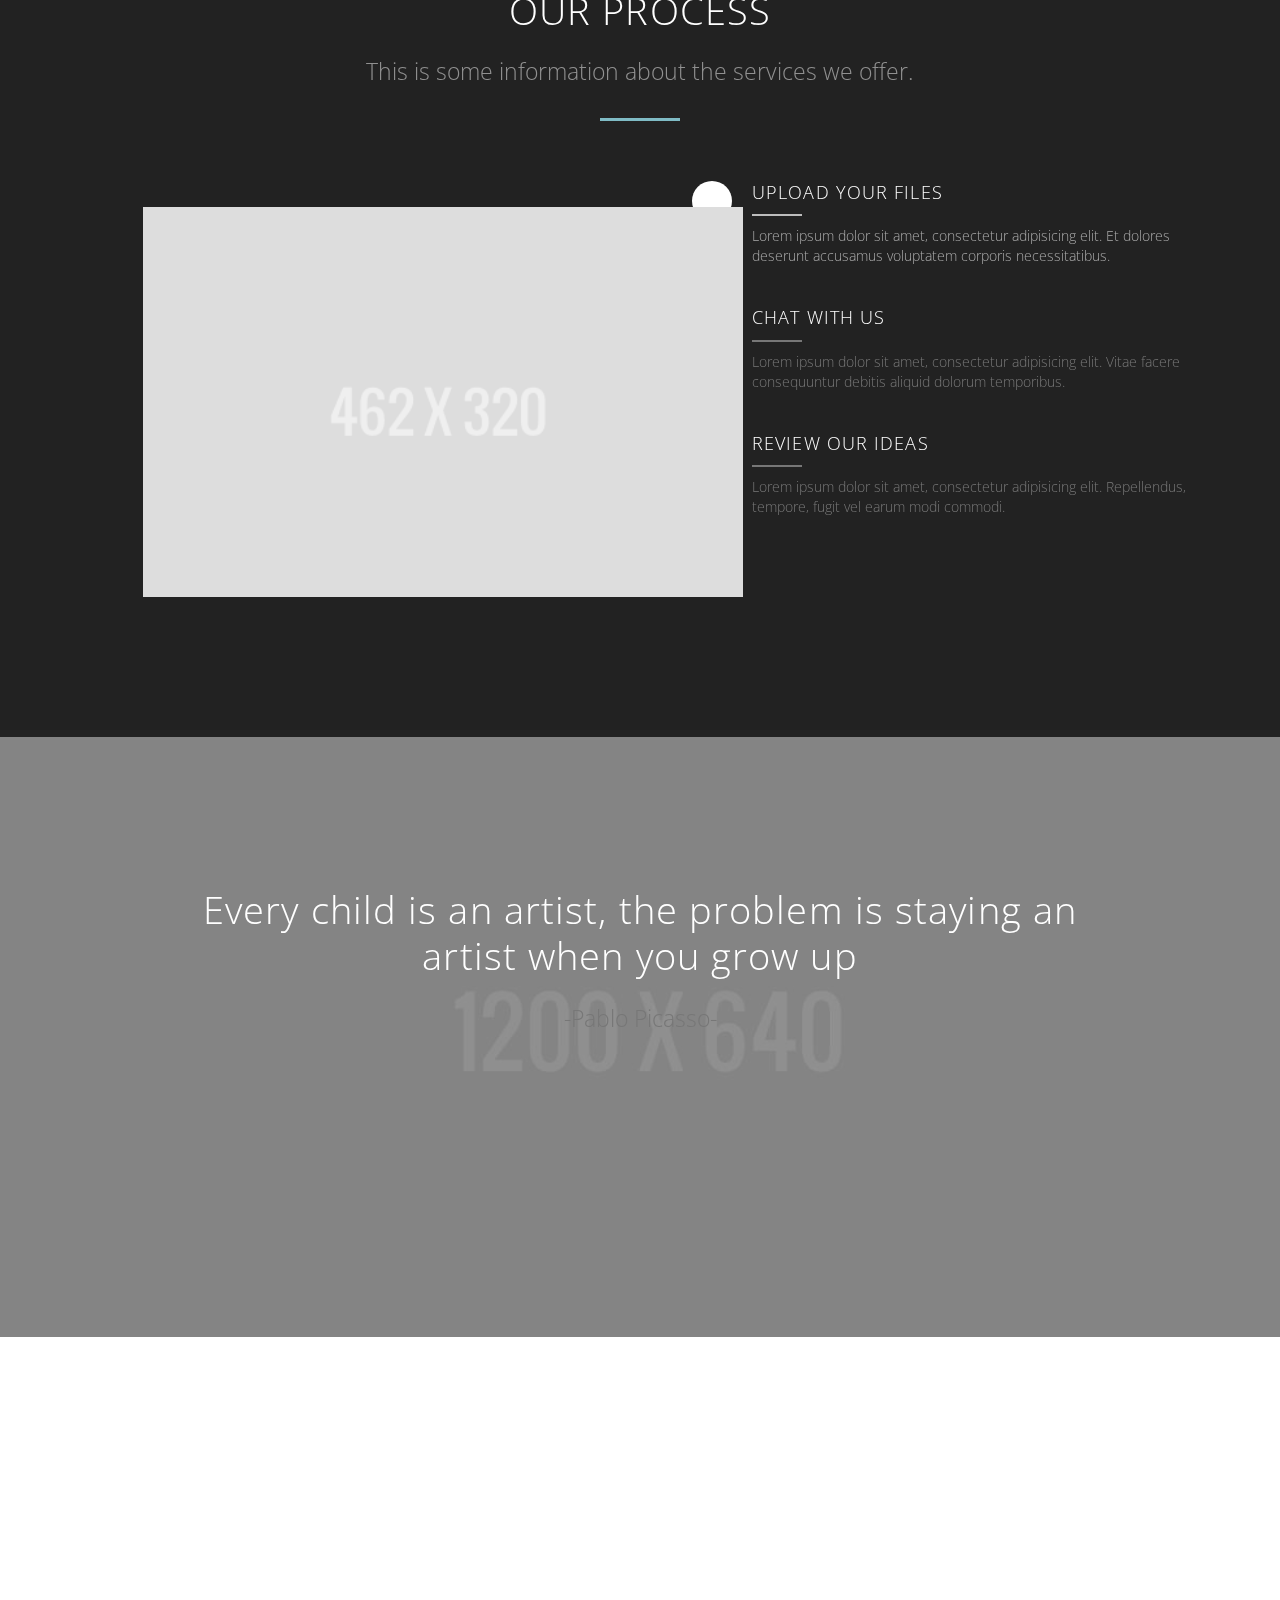
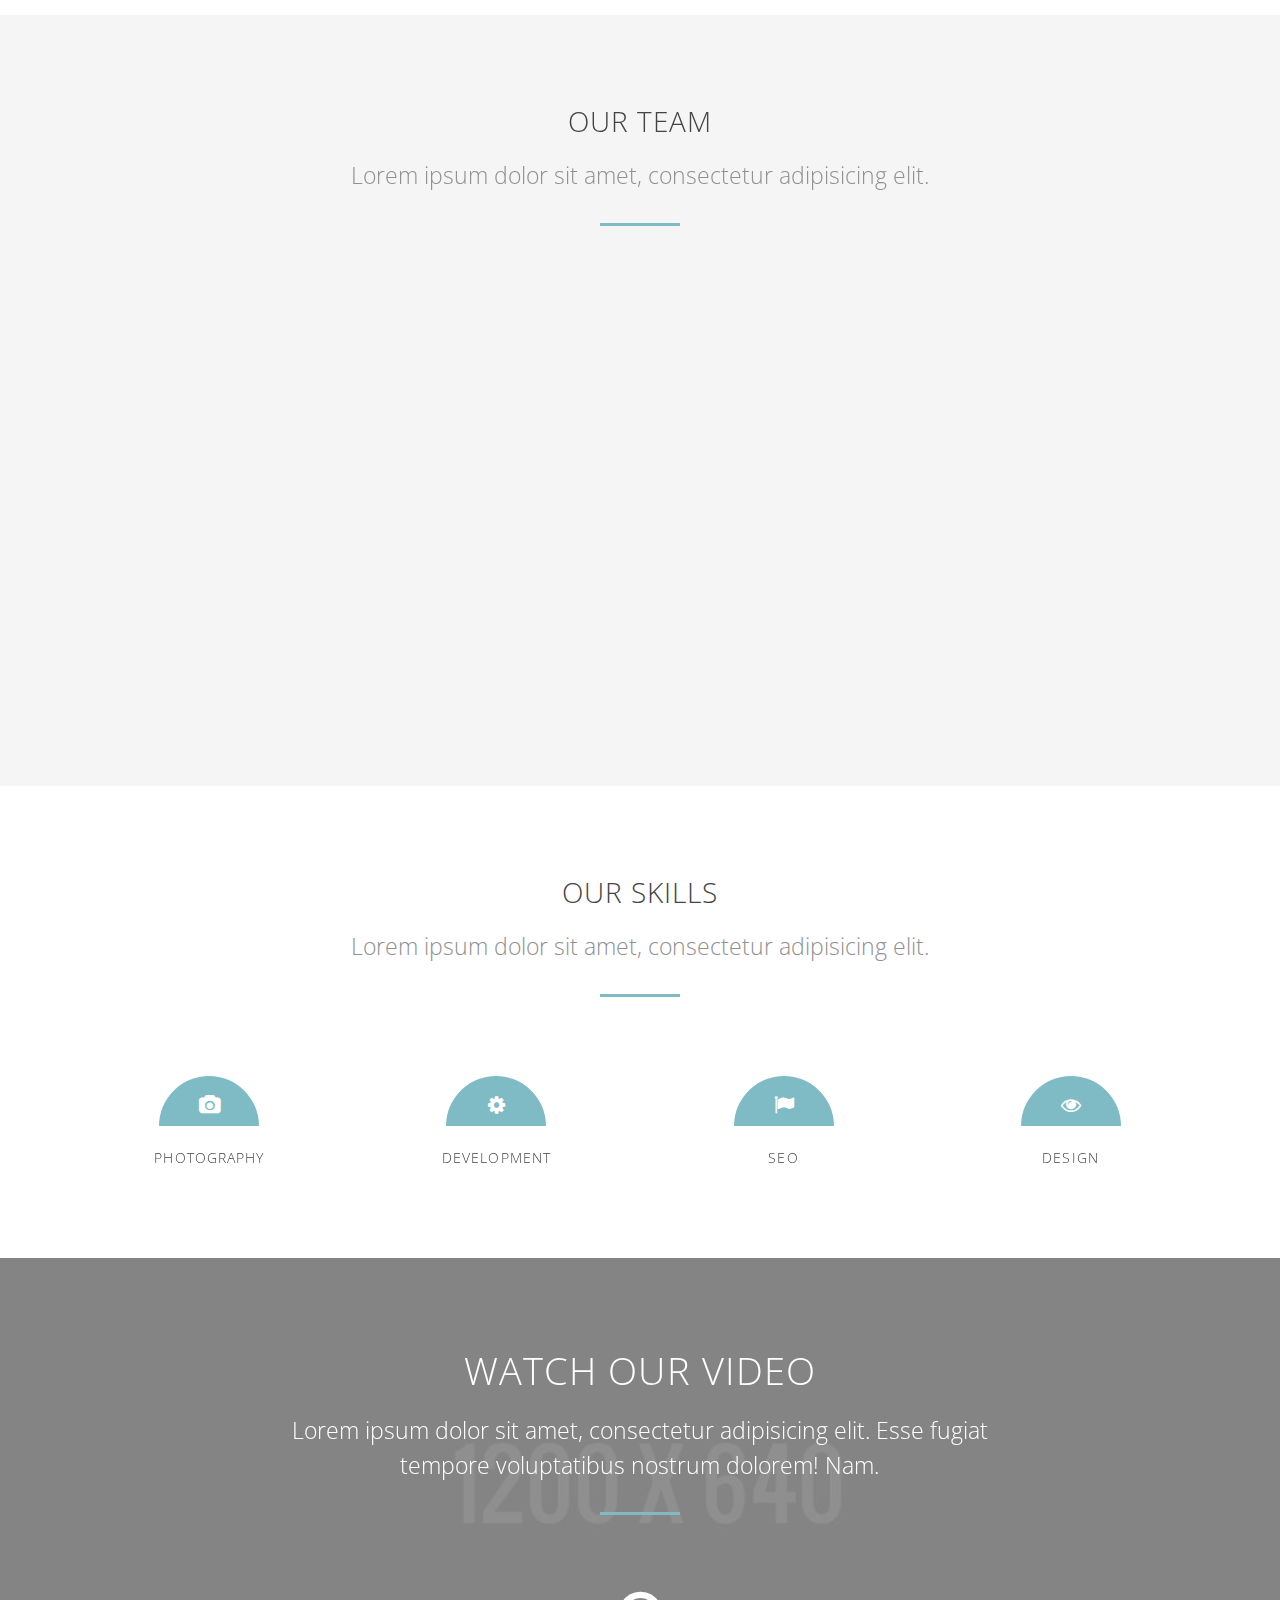
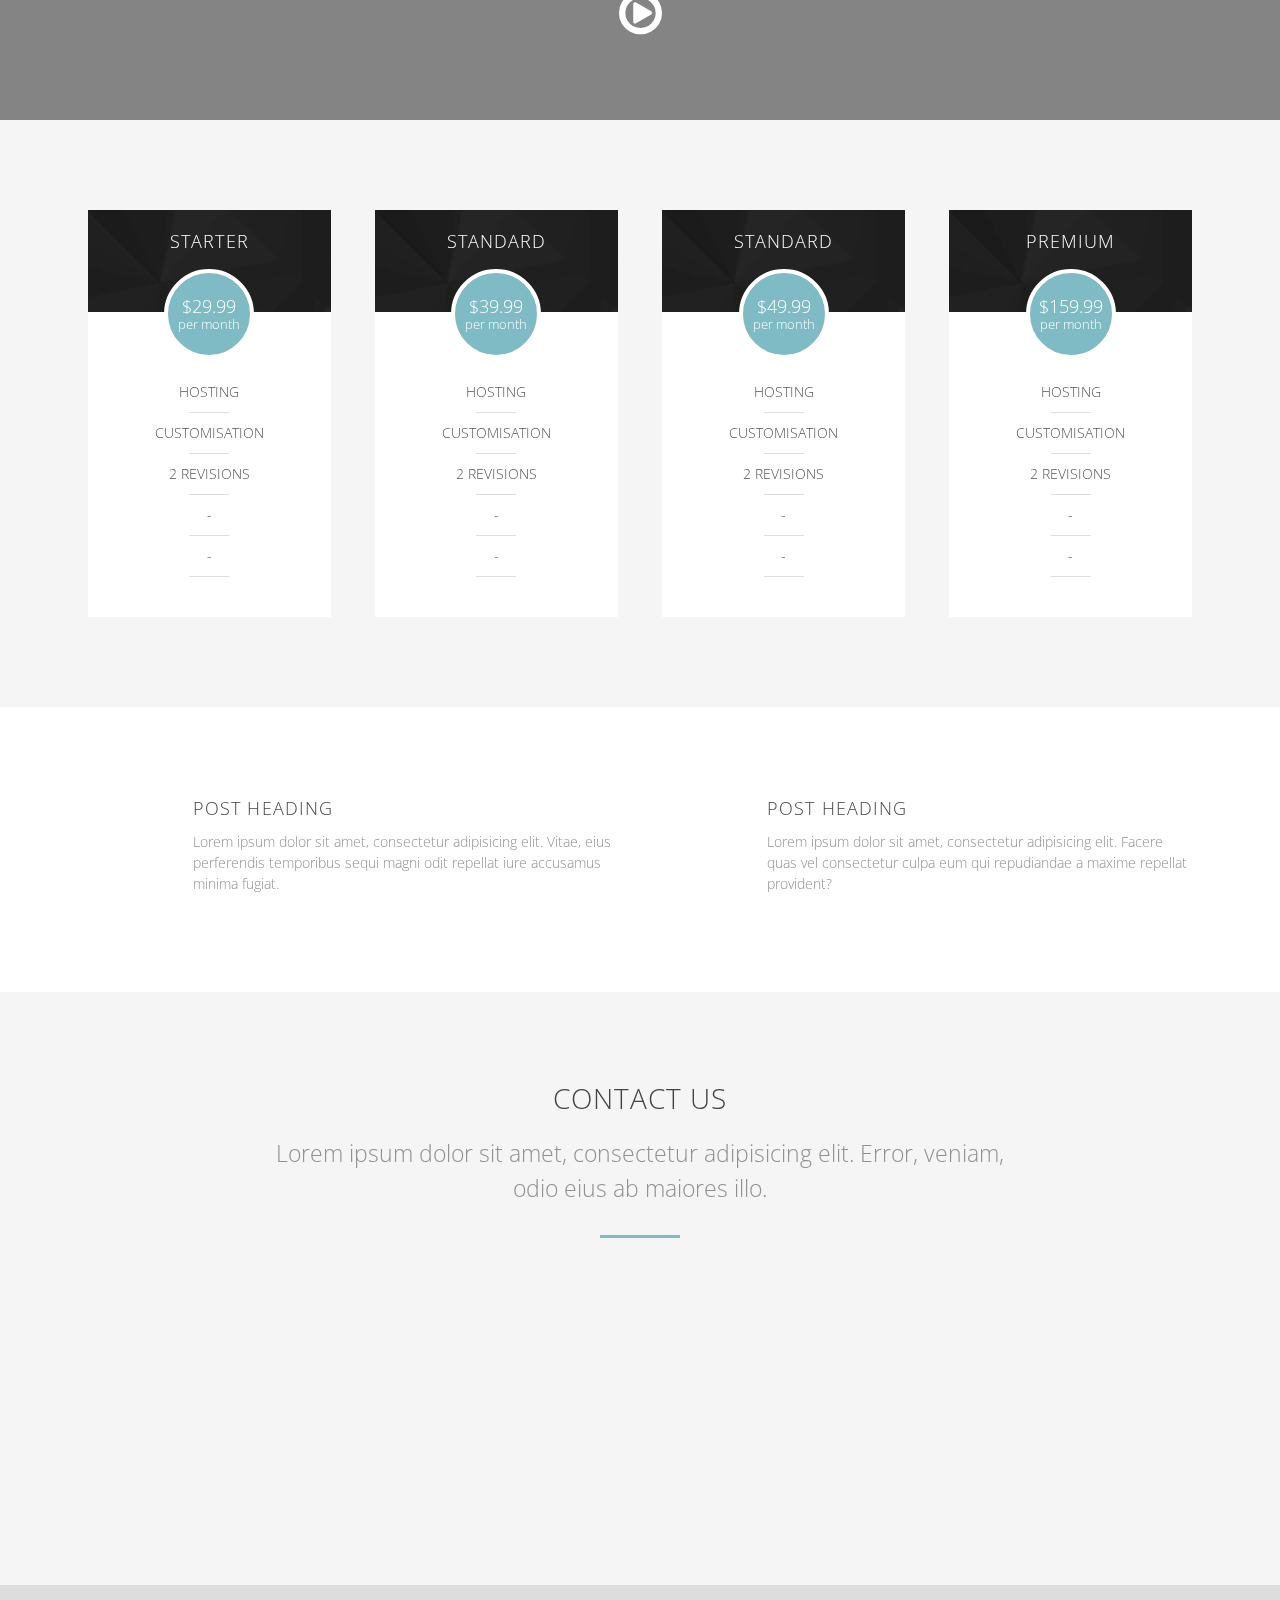
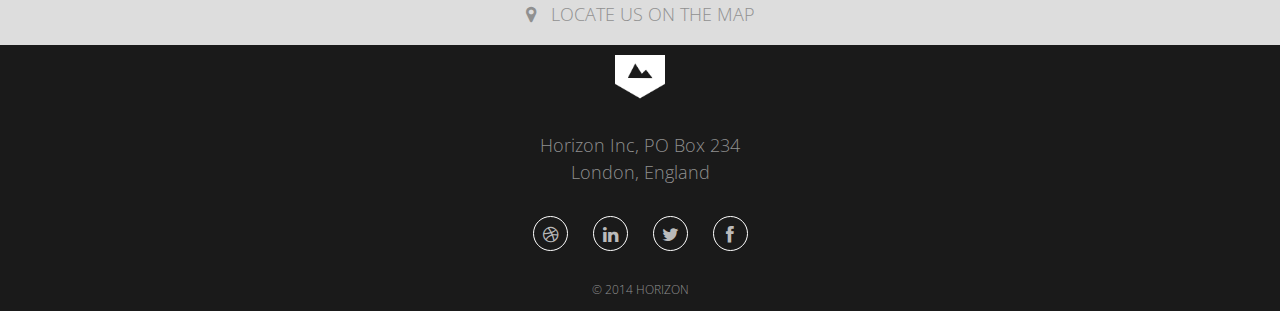
<file: index-rev.html>
<!DOCTYPE html>
<!--[if lt IE 7]>      <html class="no-js lt-ie9 lt-ie8 lt-ie7"> <![endif]-->
<!--[if IE 7]>         <html class="no-js lt-ie9 lt-ie8"> <![endif]-->
<!--[if IE 8]>         <html class="no-js lt-ie9"> <![endif]-->
<!--[if gt IE 8]><!-->
<html class="no-js">
<!--<![endif]-->

<head>
	<meta charset="utf-8">
	<title>Horizon</title>
	<meta name="description" content="">
	<meta name="viewport" content="width=device-width, initial-scale=1.0, maximum-scale=1.0">

	<!-- Place favicon.ico and apple-touch-icon.png in the root directory -->

	<link rel="stylesheet" href="css/scripts.css">
	<link rel="stylesheet" href="font-awesome/css/font-awesome.min.css">
	<link rel="stylesheet" href="css/base.css">
	<link rel="stylesheet" href="css/grid.css">
	<link href="http://fonts.googleapis.com/css?family=Open+Sans:400,300,600,700" rel="stylesheet" type="text/css">

	<!-- Change Color Stylesheet Here -->
	<link rel="stylesheet" href="css/colors/default.css">

	<!-- REVOLUTION BANNER CSS SETTINGS -->
	<link rel="stylesheet" type="text/css" href="rs-plugin/css/settings.css" media="screen" />

	<!-- TEMPLATE STYLESHEETS -->
	<link rel="stylesheet" href="css/style.css">
	<link rel="stylesheet" href="css/layout.css">

	<script src="js/vendor/modernizr-2.6.2.min.js"></script>

</head>

<body>
	<!--[if lt ie 7]>
            <p class="browsehappy">you are using an <strong>outdated</strong> browser. please <a href="http://browsehappy.com/">upgrade your browser</a> to improve your experience.</p>
        <![endif]-->

    <div class="preloader"><i class="fa fa-spinner spin"></i></div>


	<!-- SLIDER -->
	<div class="slider-wrapper">
		<div class="rev-slider">
			<ul>
				<!-- SLIDE #1  -->
				<li data-transition="fade" data-masterspeed="1000" data-delay="6000" >
					<!-- BACKGROUND -->
					<img src="img/slider/bg-1.jpg" alt="">

					<!-- BIG TEXT -->
					<h1 class="tp-caption caption-title2 sft"
						data-x="center"
						data-y="center"
						data-speed="1000">
						Horizon <span>one page</span>
					</h1>

					<!-- LIST -->
					<div class="tp-caption slider-list sfb"
						data-y="center"
						data-x="center"
						data-voffset="50"
						data-speed="500"
						data-splitin="chars"
						data-splitout="chars"
						data-start="1500"
						data-elementdelay="0.04">
						Web Design * 
						Photography * 
						Development * 
						Branding
					</div><!-- End .tp-caption -->
				</li>

				<li data-transition="fade" data-masterspeed="1000" data-delay="6000" >
					<!-- BACKGROUND -->
					<img src="img/slider/bg-1.jpg" alt="">

					<!-- BIG TEXT -->
					<h1 class="tp-caption caption-title2 sft"
						data-x="center"
						data-y="center"
						data-speed="1000">
						Horizon <span>is Responsive</span>
					</h1>

					<!-- LIST -->
					<div class="tp-caption slider-list sfb"
						data-y="center"
						data-x="center"
						data-voffset="50"
						data-speed="500"
						data-splitin="chars"
						data-splitout="chars"
						data-start="1500"
						data-elementdelay="0.04">
						Web Design * 
						Photography * 
						Development * 
						Branding
					</div><!-- End .tp-caption -->
				</li>

				<!-- SLIDE #2  -->
				<li data-transition="fade" data-masterspeed="1000" data-delay="6000" >
					<!-- BACKGROUND -->
					<img src="img/slider/bg-1.jpg" alt="">

					<!-- BIG TEXT -->
					<h1 class="tp-caption caption-title2 sft"
						data-x="center"
						data-y="center"
						data-speed="1000">
						Horizon <span>Retina ready</span>
					</h1>

					<!-- LIST -->
					<div class="tp-caption slider-list sfb"
						data-y="center"
						data-x="center"
						data-voffset="50"
						data-speed="500"
						data-splitin="chars"
						data-splitout="chars"
						data-start="1500"
						data-elementdelay="0.04">
						Web Design * 
						Photography * 
						Development * 
						Branding
					</div><!-- End .tp-caption -->
				</li>

				<!-- SLIDE #3 -->
				<li data-transition="fade" data-masterspeed="1000" data-delay="6000" >
					<!-- BACKGROUND -->
					<img src="img/slider/bg-1.jpg" alt="">

					<!-- BIG TEXT -->
					<h1 class="tp-caption caption-title2 sft"
						data-x="center"
						data-y="center"
						data-speed="1000">
						Horizon <span>Responsive</span>
					</h1>

					<!-- LIST -->
					<div class="tp-caption slider-list sfb"
						data-y="center"
						data-x="center"
						data-voffset="50"
						data-speed="500"
						data-splitin="chars"
						data-splitout="chars"
						data-start="1500"
						data-elementdelay="0.04">
						Web Design * 
						Photography * 
						Development * 
						Branding
					</div><!-- End .tp-caption -->
				</li>

			</ul>
		</div><!-- End .rev-slider -->
	</div><!-- End .slider-wrapper -->



    <div class="header">
		<div class="container">

			<!-- LOGO -->
			<a href="index.html" class="logo">
				<img src="img/logo.png" width="70" alt="Horizon">
			</a>

			<ul id="sn" class="main_menu">
				<li><a href="index.html">Home</a></li>
				<li><a href="#about">About</a></li>
				<li><a href="#portfolio">Portfolio</a></li>
				<li><a href="#services">services</a></li>
				<li><a class="dropdown" href="blog.html">Blog</a>
					<ul>
						<li><a  href="blog.html"> Blog </a></li>
						<li><a  href="blog-single.html"> Single Post </a></li>
					</ul>
				</li>
				<li><a class="dropdown" href="extra.html">extra</a>
					<ul>
						<li><a  href="extra.html"> Elements </a></li>
						<li><a  href="tabs.html"> Toggles, accordians and tabs </a></li>
						<li class="dropdown"><a  href="extra.html"> Third level dropdown </a>
							<ul>
								<li><a  href="extra.html"> Example </a></li>
							</ul>
						</li>
					</ul>
				</li>
				<li><a href="#contact">Contact</a></li>
			</ul><!-- End .main-menu -->
		</div><!-- End .container -->
    </div><!-- End .header -->


	<!-- ABOUT -->
	<section id="about" class="sect-1">
		<div class="container">
			<div class="section-title">
				<h1 class="title">This is Horizon</h1>
				<p class="description">These are some of the services we offer</p>
			</div>

			<ul class="features">
				<li class="one-sixth">
					<i class="fa fa-camera"></i>
					<h5 class="title">Design</h5>
				</li>
				<li class="one-sixth">
					<i class="fa fa-flag"></i>
					<h5 class="title">Branding</h5>
				</li>
				<li class="one-sixth">
					<i class="fa fa-bolt"></i>
					<h5 class="title">SEO</h5>
				</li>
				<li class="one-sixth">
					<i class="fa fa-cog"></i>
					<h5 class="title">Illustration</h5>
				</li>
				<li class="one-sixth">
					<i class="fa fa-coffee"></i>
					<h5 class="title">Marketing</h5>
				</li>
				<li class="one-sixth last">
					<i class="fa fa-leaf"></i>
					<h5 class="title">Logos</h5>
				</li>
			</ul>
		</div><!-- End .container -->
	</section>


	<!-- PORTFOLIO -->
	<section id="portfolio" class="portfolio-wrapper sect-2">
		<div class="container">

			<div class="section-title">
				<h1 class="title">Our Portfolio</h1>
				<p class="description">These are some of our previous works</p>
			</div>
			
			<!-- CATEGORIES -->
			<ul class="filter-menu">
				<li class="selected" data-cat="*">All</li>
				<li data-cat="branding">Branding</li>
				<li data-cat="photography">Photography</li>
				<li data-cat="art">Art</li>
			</ul><!-- End .filter-menu -->
		</div><!-- End .container -->

		<!-- HOOK FOR PROJECT VIEWER -->
		<div class="project-wrapper"></div>

		<div class="container">
			<div class="portfolio clearfix">
				<!-- ITEM 1 -->
				<div class="port-item showme" data-cat="branding">
					<div class="port-overlay">
						<img src="img/portfolio/port-1.jpg" alt="Portfolio Image">
						<a class="project-btn" href="single-project.html"><i class="fa fa-search"></i></a>
					</div>
					<div class="port-info">
						<i class="fa fa-camera"></i>
						<span class="port-cat">Branding</span>
						<span class="port-name">John Smith</span>
					</div>
				</div><!-- End port item -->

				<!-- ITEM 2 -->
				<div class="port-item showme" data-cat="photography">
					<div class="port-overlay">
						<img src="img/portfolio/port-2.jpg" alt="Portfolio Image">
						<a class="project-btn" href="single-project-full.html"><i class="fa fa-search"></i></a>
					</div>
					<div class="port-info">
						<i class="fa fa-camera"></i>
						<span class="port-cat">Photography</span>
						<span class="port-name">City</span>
					</div>
				</div><!-- End port item -->

				<!-- ITEM 3 -->
				<div class="port-item showme" data-cat="branding">
					<div class="port-overlay">
						<img src="img/portfolio/port-3.jpg" alt="Portfolio Image">
						<a class="lightbox-btn" data-pp="prettyPhoto"  href="img/portfolio/port-3.jpg"><i class="fa fa-search"></i></a>
					</div>
					<div class="port-info">
						<i class="fa fa-camera"></i>
						<span class="port-cat">Branding</span>
						<span class="port-name">North Sailer</span>
					</div>
				</div><!-- End port item -->

				<!-- ITEM 4-->
				<div class="port-item showme" data-cat="art">
					<div class="port-overlay">
						<img src="img/portfolio/port-4.jpg" alt="Portfolio Image">
						<a class="project-btn" href="single-project.html"><i class="fa fa-search"></i></a>
					</div>
					<div class="port-info">
						<i class="fa fa-camera"></i>
						<span class="port-cat">Photography</span>
						<span class="port-name">Volkswagen</span>
					</div>
				</div><!-- End port item -->

				<!-- ROW 2 -->

				<!-- ITEM 5 -->
				<div class="port-item" data-cat="branding">
					<div class="port-overlay">
						<img src="img/portfolio/port-5.jpg" alt="Portfolio Image">
						<a class="project-btn" href="single-project.html"><i class="fa fa-search"></i></a>
					</div>
					<div class="port-info">
						<i class="fa fa-camera"></i>
						<span class="port-cat">Branding</span>
						<span class="port-name">John Smith</span>
					</div>
				</div><!-- End port item -->

				<!-- ITEM 6 -->
				<div class="port-item" data-cat="photography">
					<div class="port-overlay">
						<img src="img/portfolio/port-6.jpg" alt="Portfolio Image">
						<a class="project-btn" href="single-project.html"><i class="fa fa-search"></i></a>
					</div>
					<div class="port-info">
						<i class="fa fa-camera"></i>
						<span class="port-cat">Photography</span>
						<span class="port-name">City</span>
					</div>
				</div><!-- End port item -->

				<!-- ITEM 7 -->
				<div class="port-item" data-cat="branding">
					<div class="port-overlay">
						<img src="img/portfolio/port-7.jpg" alt="Portfolio Image">
						<a class="project-btn" href="single-project.html"><i class="fa fa-search"></i></a>
					</div>
					<div class="port-info">
						<i class="fa fa-camera"></i>
						<span class="port-cat">Branding</span>
						<span class="port-name">North Sailer</span>
					</div>
				</div><!-- End port item -->

				<!-- ITEM 8-->
				<div class="port-item" data-cat="art">
					<div class="port-overlay">
						<img src="img/portfolio/port-8.jpg" alt="Portfolio Image">
						<a class="project-btn" href="single-project.html"><i class="fa fa-search"></i></a>
					</div>
					<div class="port-info">
						<i class="fa fa-camera"></i>
						<span class="port-cat">Photography</span>
						<span class="port-name">Volkswagen</span>
					</div>
				</div><!-- End port item -->

				<!-- ROW 3 -->

				<!-- ITEM 9 -->
				<div class="port-item" data-cat="branding">
					<div class="port-overlay">
						<img src="img/portfolio/port-9.jpg" alt="Portfolio Image">
						<a class="project-btn" href="single-project.html"><i class="fa fa-search"></i></a>
					</div>
					<div class="port-info">
						<i class="fa fa-camera"></i>
						<span class="port-cat">Branding</span>
						<span class="port-name">John Smith</span>
					</div>
				</div><!-- End port item -->

				<!-- ITEM 10 -->
				<div class="port-item" data-cat="photography">
					<div class="port-overlay">
						<img src="img/portfolio/port-10.jpg" alt="Portfolio Image">
						<a class="project-btn" href="single-project.html"><i class="fa fa-search"></i></a>
					</div>
					<div class="port-info">
						<i class="fa fa-camera"></i>
						<span class="port-cat">Photography</span>
						<span class="port-name">City</span>
					</div>
				</div><!-- End port item -->

				<!-- ITEM 11 -->
				<div class="port-item" data-cat="branding">
					<div class="port-overlay">
						<img src="img/portfolio/port-11.jpg" alt="Portfolio Image">
						<a class="project-btn" href="single-project.html"><i class="fa fa-search"></i></a>
					</div>
					<div class="port-info">
						<i class="fa fa-camera"></i>
						<span class="port-cat">Branding</span>
						<span class="port-name">North Sailer</span>
					</div>
				</div><!-- End port item -->

				<!-- ITEM 12 -->
				<div class="port-item" data-cat="art">
					<div class="port-overlay">
						<img src="img/portfolio/port-12.jpg" alt="Portfolio Image">
						<a class="project-btn" href="single-project.html"><i class="fa fa-search"></i></a>
					</div>
					<div class="port-info">
						<i class="fa fa-camera"></i>
						<span class="port-cat">Photography</span>
						<span class="port-name">Volkswagen</span>
					</div>
				</div><!-- End port item -->

			</div><!-- End .portfolio -->
		</div><!-- End .container -->

		<a href="#" id="load-more" class="button outline">Load more</a>
	</section>


	<!-- CALLOUT -->
	<section id="services" class="sect-1">
		<div class="container">
			<div class="callout">
				<h3 class="title">We love design, if you love us, let us know</h3>
				<p>This is some filler text about nothing in particular</p>
				<a href="#contact" class="button outline">More Info</a>
			</div><!-- End .callout -->

			<ul class="feature-imgs">
				<li class="one-third animated" data-animate="flipInY">
                    <div class="feature-hex">
                        <img src="img/features/features-1.jpg" alt="feature image 1" />
                    </div>

					<h4 class="title">Research</h4>
					<p>This is the stage most often forgotton, but is vitally important</p>
				</li>
				<li class="one-third animated middle" data-animate="flipInY" data-animate-delay="1500">
					<div class="feature-hex">
                        <img src="img/features/features-2.jpg" alt="feature image 2" />
                    </div>

					<h4 class="title">Planning</h4>
					<p>May seem like a waste of time, but in fact greatly increases productivity</p>
				</li>
				<li class="one-third animated last" data-animate="flipInY" data-animate-delay="2000">
					<div class="feature-hex">
                        <img src="img/features/features-3.jpg" alt="feature image 2" />
                    </div>

					<h4 class="title">Design</h4>
					<p>The bit where all the fun and magic happens</p>
				</li>
			</ul>

		</div><!-- End .container -->
	</section>


	<section id="process" class="sect-4">
		<div class="container">

			<div class="section-title">
				<h1 class="title">Our Process</h1>
				<p class="description">This is some information about the services we offer.</p>
			</div>

			<div class="one-half process-slider-wrap">
				<ul class="process-slider bxslider">
					<li>
						<img src="img/process/process-1.png" alt=""/>
					</li>
					<li>
						<img src="img/process/process-2.png" alt=""/>
					</li>
					<li>
						<img src="img/process/process-3.png" alt=""/>
					</li>
				</ul><!-- End .process-slider -->
			</div><!-- End one-half -->

			<div class="one-half last">
				<ul class="process-list">
					<li class="current">
						<i class="fa fa-camera"></i>
						<h4 class="process-title">Upload Your Files</h4>
						<p>Lorem ipsum dolor sit amet, consectetur adipisicing elit. Et dolores deserunt accusamus voluptatem corporis necessitatibus.</p>
					</li>
					<li>
						<i class="fa fa-camera"></i>
						<h4 class="process-title">Chat With Us</h4>
						<p>Lorem ipsum dolor sit amet, consectetur adipisicing elit. Vitae facere consequuntur debitis aliquid dolorum temporibus.</p>
					</li>
					<li>
						<i class="fa fa-camera"></i>
						<h4 class="process-title">Review Our Ideas</h4>
						<p>Lorem ipsum dolor sit amet, consectetur adipisicing elit. Repellendus, tempore, fugit vel earum modi commodi.</p>
					</li>
				</ul>
			</div><!-- End .one-half -->
		</div><!-- End .container -->
	</section>


	<!-- TESTIMONIALS -->
	<section id="testimonials" class="testimonials">
		<div class="tint">
			<div class="container">

				<ul class="testimonial bxslider">
					<li>
						<h1 class="quote">
							<i class="icon-left-quote"></i>Every child is an artist, the problem is staying an artist when you grow up<i class="icon-right-quote"></i>
						</h1>
						<span class="name">-Pablo Picasso-</span>
					</li>
					<li>
						<h1 class="quote">
							<i class="icon-left-quote"></i>
							Creativity is allowing yourself to make mistakes. Art is knowing which ones to keep.
						</h1>
						<span class="name">-James Russell Lowell-</span>
					</li>
					<li>
						<h1 class="quote">
							<i class="icon-left-quote"></i>
							Creativity requires the courage to let go of certainties.
							<i class="icon-right-quote"></i>
						</h1>
						<span class="name">-Erich Fromm-</span>
					</li>
				</ul><!-- End .testimonial -->

			</div><!-- End .container -->
		</div><!-- End .tint -->
	</section>


	<!-- CLIENTS -->
	<div class="clients">
		<div class="container sect-3">
			<ul>
				<li class="animated" data-animate="fadeInDown">
					<img src="img/clients/logo-1.png" alt="Client logo">
				</li>
				<li class="animated" data-animate="fadeInDown" data-animate-delay="1000">
					<img src="img/clients/logo-2.png" alt="Client logo">
				</li>
				<li class="animated" data-animate="fadeInDown" data-animate-delay="1500">
					<img src="img/clients/logo-3.png" alt="Client logo">
				</li>
				<li class="animated" data-animate="fadeInDown" data-animate-delay="2000">
					<img src="img/clients/logo-4.png" alt="Client logo">
				</li>
				<li class="animated" data-animate="fadeInDown" data-animate-delay="2500">
					<img src="img/clients/logo-5.png" alt="Client logo">
				</li>
			</ul>
		</div><!-- End .container -->
	</div><!-- End .clients -->


	<!-- TEAM -->
	<section class="sect-2">
		<div class="container">

			<div class="section-title">
				<h3 class="title">Our Team</h3>
				<p class="description">Lorem ipsum dolor sit amet, consectetur adipisicing elit.</p>
			</div>

			<ul class="team">
				<li class="one-fourth animated" data-animate="flipInY">
					<div class="img-wrap">
						<img src="img/team/team-1.jpg" alt="Team Member">
						<i class="fa fa-camera"></i>
					</div>
					<span class="team-name">John Green</span>
					<span class="team-job">Tech Guy</span>
					<ul class="social-icons">
						<li><a href="#"><i class="fa fa-twitter"></i></a></li>
						<li><a href="#"><i class="fa fa-facebook"></i></a></li>
						<li><a href="#"><i class="fa fa-rss"></i></a></li>
						<li><a href="#"><i class="fa fa-dribbble"></i></a></li>
					</ul><!-- End .social-icons -->
				</li><!-- End .one-fourth -->
				<li class="one-fourth animated" data-animate="flipInY" data-animate-delay="1000">
					<div class="img-wrap">
						<img src="img/team/team-2.jpg" alt="Team Member">
						<i class="fa fa-tint"></i>
					</div>
					<span class="team-name">Peter Brown</span>
					<span class="team-job">Illustator</span>
					<ul class="social-icons">
						<li><a href="#"><i class="fa fa-twitter"></i></a></li>
						<li><a href="#"><i class="fa fa-facebook"></i></a></li>
						<li><a href="#"><i class="fa fa-rss"></i></a></li>
						<li><a href="#"><i class="fa fa-dribbble"></i></a></li>
					</ul><!-- End .social-icons -->
				</li><!-- End .one-fourth -->
				<li class="one-fourth animated" data-animate="flipInY" data-animate-delay="1500">
					<div class="img-wrap">
						<img src="img/team/team-3.jpg" alt="Team Member">
						<i class="fa fa-coffee"></i>
					</div>
					<span class="team-name">Jane Red</span>
					<span class="team-job">Web Designer</span>
					<ul class="social-icons">
						<li><a href="#"><i class="fa fa-twitter"></i></a></li>
						<li><a href="#"><i class="fa fa-facebook"></i></a></li>
						<li><a href="#"><i class="fa fa-rss"></i></a></li>
						<li><a href="#"><i class="fa fa-dribbble"></i></a></li>
					</ul><!-- End .social-icons -->
				</li><!-- End .one-fourth -->
				<li class="one-fourth last animated" data-animate="flipInY" data-animate-delay="2000">
					<div class="img-wrap">
						<img src="img/team/team-4.jpg" alt="Team Member">
						<i class="fa fa-rocket"></i>
					</div>
					<span class="team-name">Richard Blue</span>
					<span class="team-job">CEO</span>
					<ul class="social-icons">
						<li><a href="#"><i class="fa fa-twitter"></i></a></li>
						<li><a href="#"><i class="fa fa-facebook"></i></a></li>
						<li><a href="#"><i class="fa fa-rss"></i></a></li>
						<li><a href="#"><i class="fa fa-dribbble"></i></a></li>
					</ul><!-- End .social-icons -->
				</li><!-- End .one-fourth -->
			</ul><!-- End .team -->

		</div><!-- End .container -->
	</section>


	<!-- OUR SKILLS -->
	<section id="skills" class="sect-1">

		<div class="section-title">
			<h3 class="title">Our Skills</h3>
			<p class="description">Lorem ipsum dolor sit amet, consectetur adipisicing elit.</p>
		</div>

		<ul class="skills container">
			<li class="one-fourth">
				<div class="skill-bar" data-percent="50"></div>
				<div class="skill-semi"><i class="fa fa-camera"></i></div>
				<h6 class="skill-title">Photography</h6>
			</li>
			<li class="one-fourth">
				<div class="skill-bar" data-percent="70"></div>
				<div class="skill-semi"><i class="fa fa-cog"></i></div>
				<h6 class="skill-title">Development</h6>
			</li>
			<li class="one-fourth">
				<div class="skill-bar" data-percent="40"></div>
				<div class="skill-semi"><i class="fa fa-flag"></i></div>
				<h6 class="skill-title">SEO</h6>
			</li>
			<li class="one-fourth last">
				<div class="skill-bar" data-percent="90"></div>
				<div class="skill-semi"><i class="fa fa-eye"></i></div>
				<h6 class="skill-title">Design</h6>
			</li>
		</ul>

	</section>


	<!-- CAllOUT -->
	<div class="image-callout image-section">
        <div class="tint">
            <div class="container">
                <div class="section-title">
                    <h1 class="title">Watch our video</h1>
                    <p class="description">Lorem ipsum dolor sit amet, consectetur adipisicing elit. Esse fugiat tempore voluptatibus nostrum dolorem! Nam.</p>
                </div><!-- End .section-title -->

                <a class="video-button" href="http://www.youtube.com/watch?v=XSGBVzeBUbk" data-pp="prettyPhoto" title=""><i class="fa fa-play-circle-o"></i></a>
            </div><!-- End .container -->
        </div><!-- End .tint -->
	</div><!-- End .image-callout -->


	<!-- PRICING -->
	<section id="pricing" class="sect-2">
		<div class="container">

			<div class="one-fourth">
				<div class="price-head">
					<h4 class="price-title">Starter</h4>
					<div class="price-label">$29.99 <span>per month</span></div>
				</div>
				<ul class="price-content">
					<li>Hosting</li>
					<li>Customisation</li>
					<li>2 revisions</li>
					<li>-</li>
					<li>-</li>
				</ul>
			</div>

			<div class="one-fourth">
				<div class="price-head">
					<h4 class="price-title">Standard</h4>
					<div class="price-label">$39.99 <span>per month</span></div>
				</div>
				<ul class="price-content">
					<li>Hosting</li>
					<li>Customisation</li>
					<li>2 revisions</li>
					<li>-</li>
					<li>-</li>
				</ul>
			</div>

			<div class="one-fourth">
				<div class="price-head">
					<h4 class="price-title">Standard</h4>
					<div class="price-label">$49.99 <span>per month</span></div>
				</div>
				<ul class="price-content">
					<li>Hosting</li>
					<li>Customisation</li>
					<li>2 revisions</li>
					<li>-</li>
					<li>-</li>
				</ul>
			</div>

			<div class="one-fourth last">
				<div class="price-head">
					<h4 class="price-title">Premium</h4>
					<div class="price-label">$159.99 <span>per month</span></div>
				</div>
				<ul class="price-content">
					<li>Hosting</li>
					<li>Customisation</li>
					<li>2 revisions</li>
					<li>-</li>
					<li>-</li>
				</ul>
			</div>

		</div>
	</section>


	<!-- RECENT POSTS -->
	<section id="posts" class="sect-1">
		<div class="container">

			<div class="one-half">
				<div class="post-date animated">
					<div>Jan</div>
					<div class="day">05</div>
				</div>
				<!-- End post-date -->
				<div class="post-content">
					<h4 class="title"><a href="single-post.html">Post Heading</a></h4>
					<p>Lorem ipsum dolor sit amet, consectetur adipisicing elit. Vitae, eius perferendis temporibus sequi magni odit repellat iure accusamus minima fugiat.</p>
				</div><!-- content -->
			</div><!-- End .one-half -->

			<div class="one-half last">
				<div class="post-date animated" data-animate="fadeInDown" data-animate-delay="1000">
					<div>MAR</div>
					<div class="day">28</div>
				</div><!-- End post-date -->
				<div class="post-content">
					<h4 class="title"><a href="single-post.html">Post Heading</a></h4>
					<p>Lorem ipsum dolor sit amet, consectetur adipisicing elit. Facere quas vel consectetur culpa eum qui repudiandae a maxime repellat provident?</p>
				</div><!-- content -->
			</div><!-- End .one-half -->
		</div><!-- End .container -->
	</section>


	<!-- CONTACT -->
	<section id="contact" class="sect-2">
		<div class="container">

			<div class="section-title">
				<h3 class="title">Contact Us</h3>
				<p class="description">Lorem ipsum dolor sit amet, consectetur adipisicing elit. Error, veniam, odio eius ab maiores illo.</p>
			</div>
			<form method="post" action="php/send_message.php" class="contact-form">
				<div class="one-half animated" data-animate="fadeInDown">
					<span>
						<input type="text" name="name" id="name" placeholder="name">
					</span>
					<span>
						<input type="email" name="email" id="email" placeholder="email">
					</span>
					<span>
						<input type="text" name="subject" id="subject" placeholder="subject">
					</span>
				</div><!-- End .one-third -->

				<div class="one-half last animated" data-animate="fadeInDown" data-animate-delay="1000">
					<span>
						<textarea name="message" id="message" placeholder="message"></textarea>
					</span>
				</div><!-- End .one-half -->
				<button id="submit" type="submit" class="contact-button animated" data-animate="fadeInDown" data-animate-delay="1000">Send Message</button>
			</form>

		</div><!-- End .container -->

	</section>


	<!-- MAP -->
    <div class="map-button">
      <i class="fa fa-map-marker"></i> LOCATE US ON THE MAP
    </div>
    <div class="map-wrapper">
      <div id="google-map"></div>
    </div><!-- End .map-wrapper -->

    <!-- MAP LOCATION WINDOW -->
    <div id="content">
        <div id="siteNotice">
        </div>
        <h2 id="firstHeading" class="firstHeading">HORIZON</h2>
        <div id="bodyContent">
            <p>This is us, drop by sometime.</p>
        </div>
    </div><!--  End #content -->


	<section class="footer">
		<img class="footer-logo" src="img/logo.png" width="50" alt="">
		<div class="address">
			Horizon Inc, PO Box 234
			<br>London, England
		</div><!-- End .address -->

		<ul class="social-icons">
			<li><a href="#"><i class="fa fa-dribbble"></i></a></li>
			<li><a href="#"><i class="fa fa-linkedin"></i></a></li>
			<li><a href="#"><i class="fa fa-twitter"></i></a></li>
			<li><a href="#"><i class="fa fa-facebook"></i></a></li>
		</ul>

		<div class="copy">© 2014 HORIZON</div>
	</section>

	<!-- JQUERY -->
    <script src="js/vendor/jquery.min.js"></script>

	<!-- PLUGINS -->
    <script type="text/javascript" src="http://maps.google.com/maps/api/js?sensor=false"></script>
    <script src="js/scripts.js"></script>
    <script src="js/plugins.js"></script>

	<!-- THEME SCRIPT -->
    <script src="js/main.js"></script>

	<!-- jQuery REVOLUTION Slider -->
	<script type="text/javascript" src="rs-plugin/js/jquery.themepunch.plugins.min.js"></script>
	<script type="text/javascript" src="rs-plugin/js/jquery.themepunch.revolution.min.js"></script>

</body>

</html>
</file>
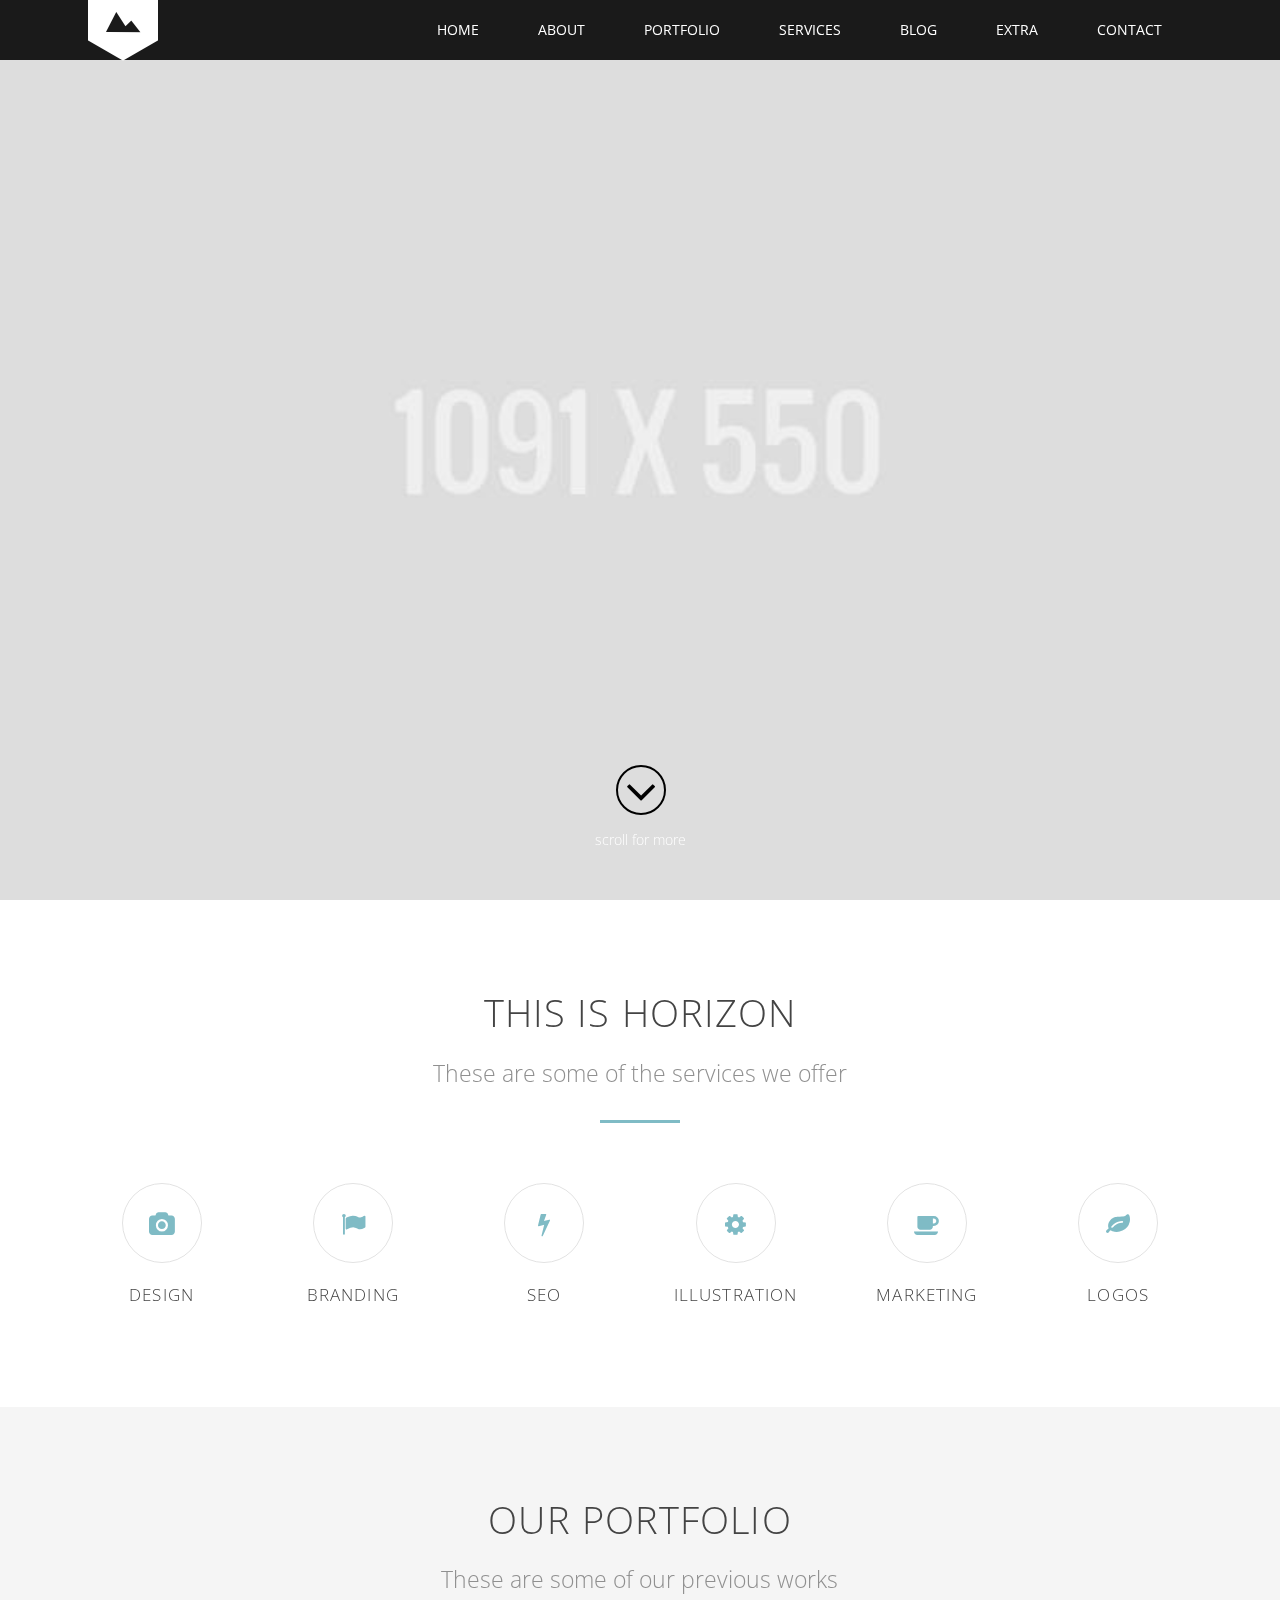
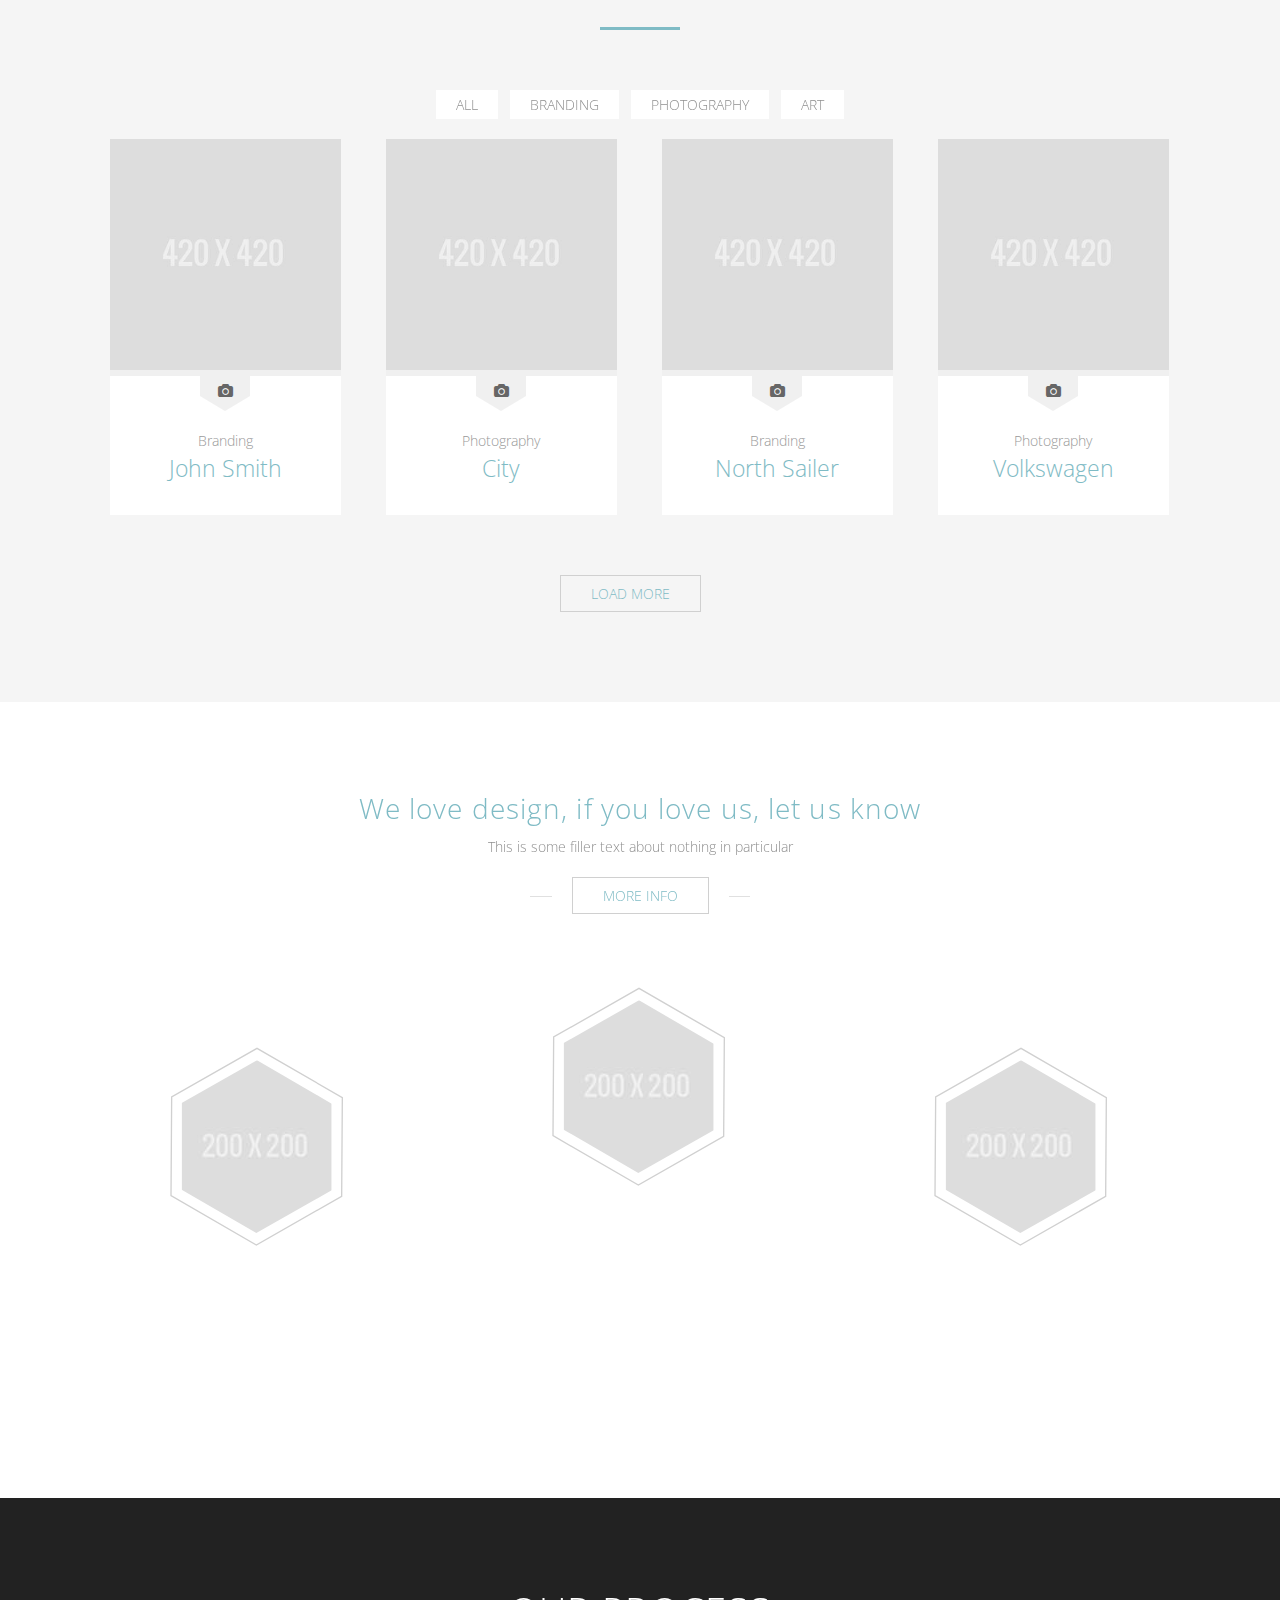
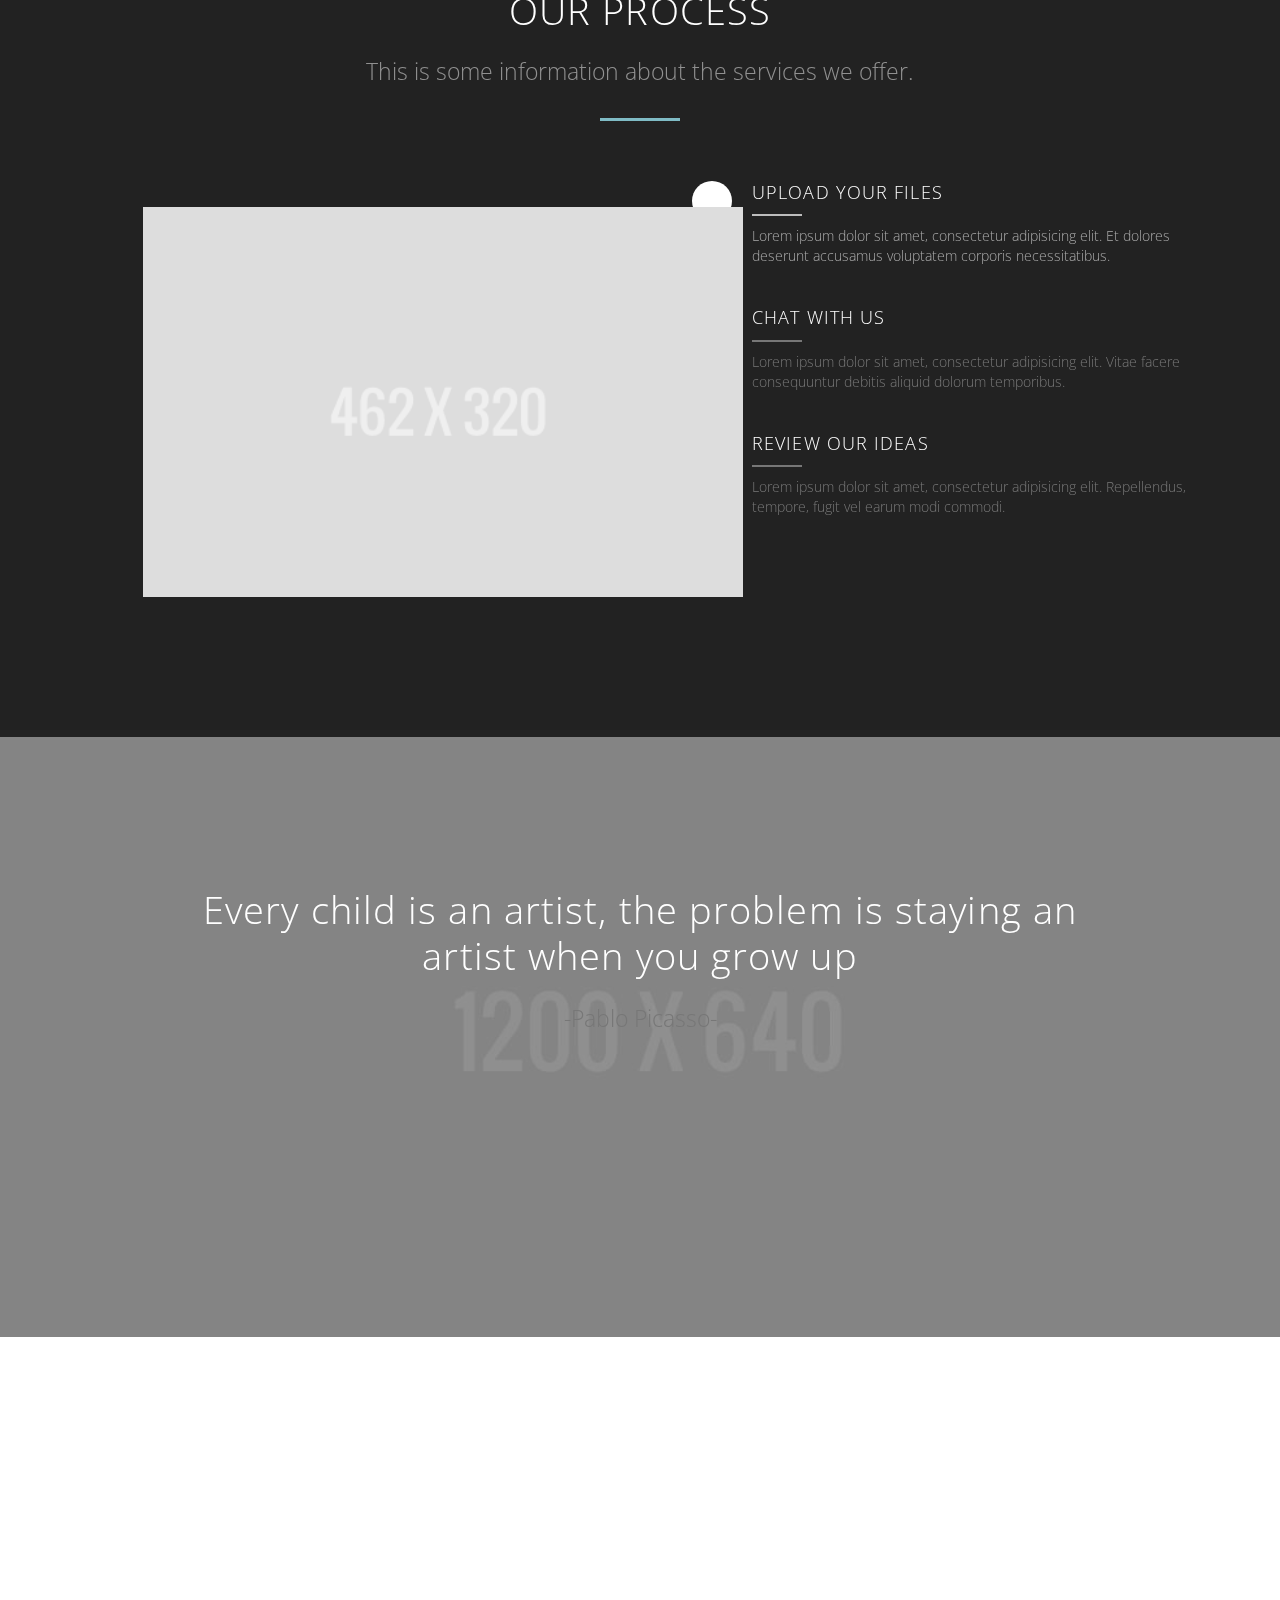
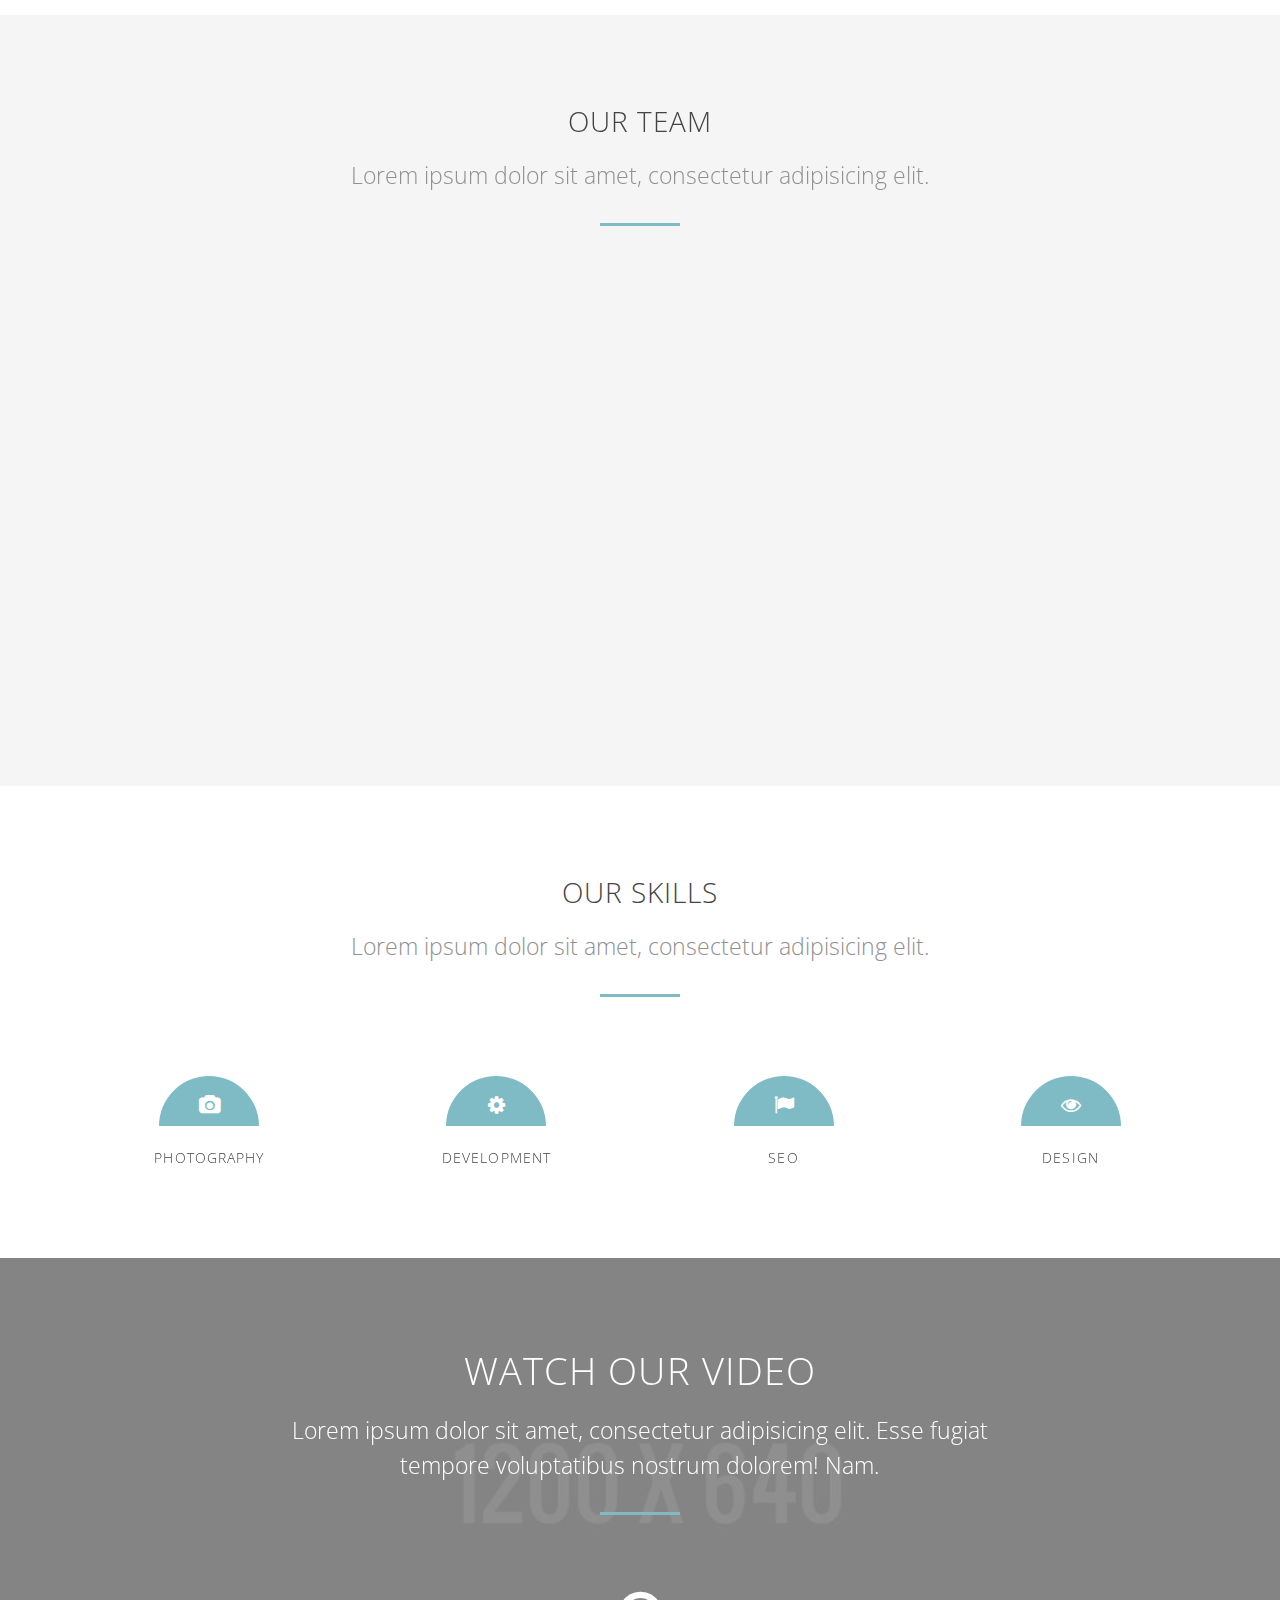
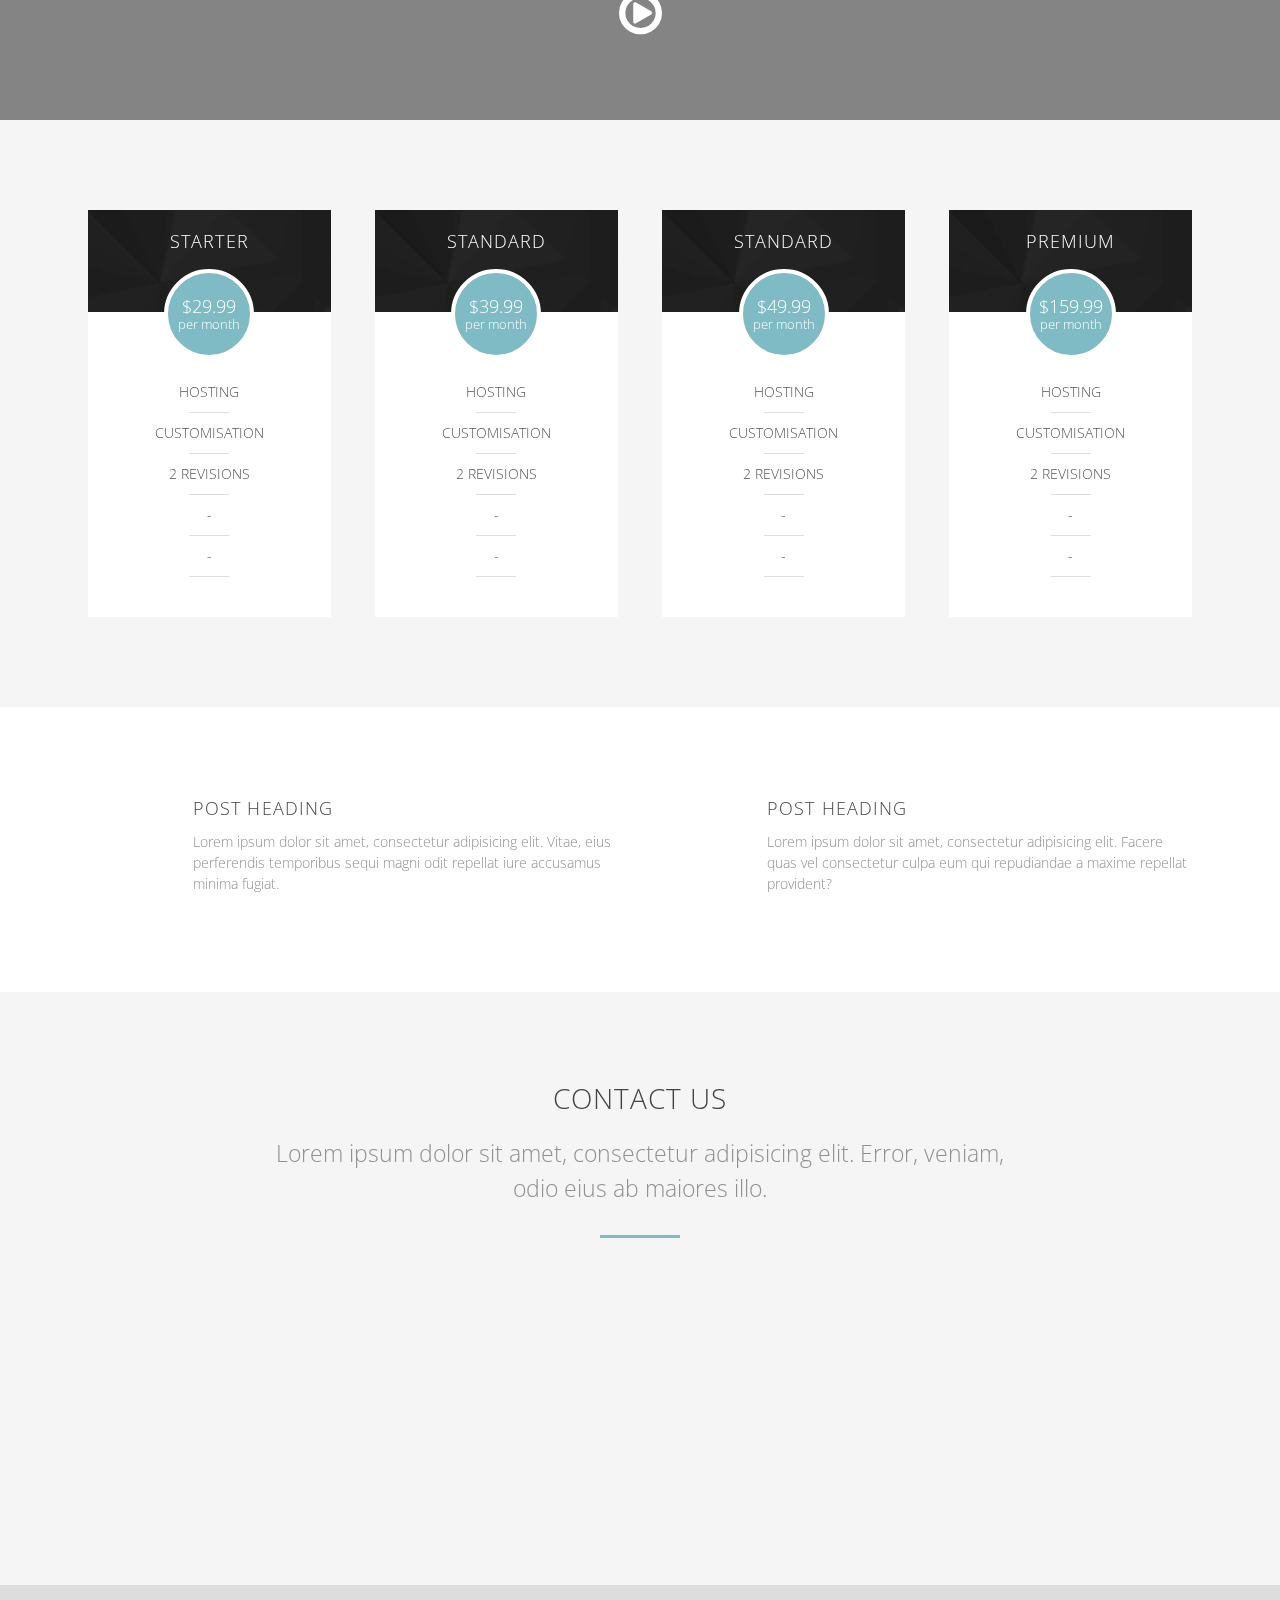
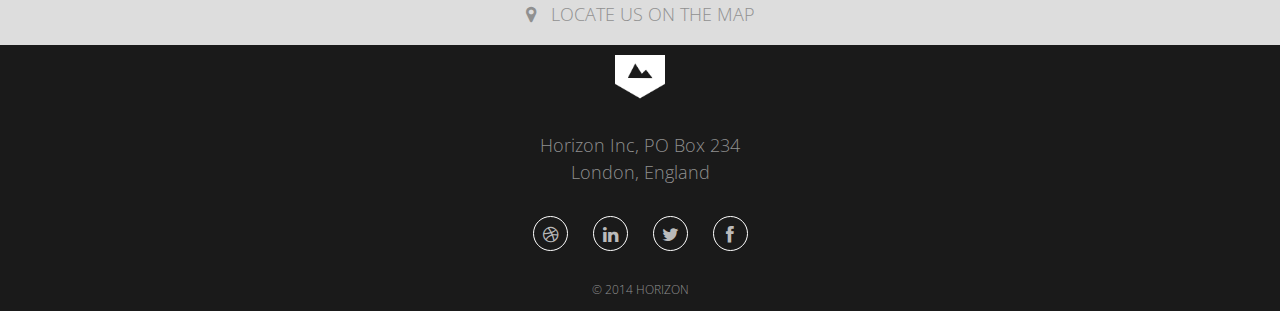
<file: index-solid.html>
<!DOCTYPE html>
<!--[if lt IE 7]>      <html class="no-js lt-ie9 lt-ie8 lt-ie7"> <![endif]-->
<!--[if IE 7]>         <html class="no-js lt-ie9 lt-ie8"> <![endif]-->
<!--[if IE 8]>         <html class="no-js lt-ie9"> <![endif]-->
<!--[if gt IE 8]><!-->
<html class="no-js">
<!--<![endif]-->

<head>
	<meta charset="utf-8">
	<title>Horizon</title>
	<meta name="description" content="">
	<meta name="viewport" content="width=device-width, initial-scale=1.0, maximum-scale=1.0">

	<!-- Place favicon.ico and apple-touch-icon.png in the root directory -->

	<link rel="stylesheet" href="css/scripts.css">
	<link rel="stylesheet" href="font-awesome/css/font-awesome.min.css">
	<link rel="stylesheet" href="css/base.css">
	<link rel="stylesheet" href="css/grid.css">
	<link href="http://fonts.googleapis.com/css?family=Open+Sans:400,300,600,700" rel="stylesheet" type="text/css">

	<!-- Change Color Stylesheet Here -->
	<link rel="stylesheet" href="css/colors/default.css">


	<!-- TEMPLATE STYLESHEETS -->
	<link rel="stylesheet" href="css/style.css">
	<link rel="stylesheet" href="css/layout.css">

	<script src="js/vendor/modernizr-2.6.2.min.js"></script>

</head>

<body>
	<!--[if lt ie 7]>
            <p class="browsehappy">you are using an <strong>outdated</strong> browser. please <a href="http://browsehappy.com/">upgrade your browser</a> to improve your experience.</p>
        <![endif]-->

    <div class="preloader"><i class="fa fa-spinner spin"></i></div>

	<!-- STANDARD SLIDER -->
	<div class="slider-wrapper" style="background-image: url('img/slider/bg-1.jpg');">
		<ul class="main-slider bxslider">
			<li>
				<div class="caption">
					<div class="vertical-align welcome">
						<h1 class="caption-title cap-anim" data-animation="fadeInDown">Horizon <br>one page parallex</h1>
						<p class="caption-subtitle cap-anim" data-animation="fadeInUp">We love to design awesome things</p>
					</div><!-- End .vertical-align -->
				</div><!-- End .caption -->
			</li>
			<li>
				<div class="caption">
					<div class="vertical-align welcome">
						<h1 class="caption-title cap-anim" data-animation="fadeInDown">Responsive</h1>
						<p class="caption-subtitle cap-anim" data-animation="fadeInUp">A smooth and responsive template</p>
					</div><!-- End .vertical-align -->
				</div><!-- End .caption -->
			</li>
			<li>
				<div class="caption">
					<div class="vertical-align welcome">
						<h1 class="caption-title cap-anim" data-animation="fadeInDown">Retina</h1>
						<p class="caption-subtitle cap-anim" data-animation="fadeInUp">Sharp on all screens</p>
					</div><!-- End .vertical-align -->
				</div><!-- End .caption -->
			</li>
		</ul><!-- End .main-slider -->
		<a href="#about" class="down"><i class="fa fa-angle-down"></i><span>scroll for more</span></a>
	</div><!-- End .slider-wrapper -->


    <div class="header solid">
		<div class="container">

			<!-- LOGO -->
			<a href="index.html" class="logo">
				<img src="img/logo.png" width="70" alt="Horizon">
			</a>

			<ul id="sn" class="main_menu">
				<li><a href="index.html">Home</a></li>
				<li><a href="#about">About</a></li>
				<li><a href="#portfolio">Portfolio</a></li>
				<li><a href="#services">services</a></li>
				<li><a class="dropdown" href="blog.html">Blog</a>
					<ul>
						<li><a  href="blog.html"> Blog </a></li>
						<li><a  href="blog-single.html"> Single Post </a></li>
					</ul>
				</li>
				<li><a class="dropdown" href="extra.html">extra</a>
					<ul>
						<li><a  href="extra.html"> Elements </a></li>
						<li><a  href="tabs.html"> Toggles, accordians and tabs </a></li>
						<li class="dropdown"><a  href="extra.html"> Third level dropdown </a>
							<ul>
								<li><a  href="extra.html"> Example </a></li>
							</ul>
						</li>
					</ul>
				</li>
				<li><a href="#contact">Contact</a></li>
			</ul><!-- End .main-menu -->
		</div><!-- End .container -->
    </div><!-- End .header -->


	<!-- ABOUT -->
	<section id="about" class="sect-1">
		<div class="container">
			<div class="section-title">
				<h1 class="title">This is Horizon</h1>
				<p class="description">These are some of the services we offer</p>
			</div>

			<ul class="features">
				<li class="one-sixth">
					<i class="fa fa-camera"></i>
					<h5 class="title">Design</h5>
				</li>
				<li class="one-sixth">
					<i class="fa fa-flag"></i>
					<h5 class="title">Branding</h5>
				</li>
				<li class="one-sixth">
					<i class="fa fa-bolt"></i>
					<h5 class="title">SEO</h5>
				</li>
				<li class="one-sixth">
					<i class="fa fa-cog"></i>
					<h5 class="title">Illustration</h5>
				</li>
				<li class="one-sixth">
					<i class="fa fa-coffee"></i>
					<h5 class="title">Marketing</h5>
				</li>
				<li class="one-sixth last">
					<i class="fa fa-leaf"></i>
					<h5 class="title">Logos</h5>
				</li>
			</ul>
		</div><!-- End .container -->
	</section>


	<!-- PORTFOLIO -->
	<section id="portfolio" class="portfolio-wrapper sect-2">
		<div class="container">

			<div class="section-title">
				<h1 class="title">Our Portfolio</h1>
				<p class="description">These are some of our previous works</p>
			</div>
			
			<!-- CATEGORIES -->
			<ul class="filter-menu">
				<li class="selected" data-cat="*">All</li>
				<li data-cat="branding">Branding</li>
				<li data-cat="photography">Photography</li>
				<li data-cat="art">Art</li>
			</ul><!-- End .filter-menu -->
		</div><!-- End .container -->

		<!-- HOOK FOR PROJECT VIEWER -->
		<div class="project-wrapper"></div>

		<div class="container">
			<div class="portfolio clearfix">
				<!-- ITEM 1 -->
				<div class="port-item showme" data-cat="branding">
					<div class="port-overlay">
						<img src="img/portfolio/port-1.jpg" alt="Portfolio Image">
						<a class="project-btn" href="single-project.html"><i class="fa fa-search"></i></a>
					</div>
					<div class="port-info">
						<i class="fa fa-camera"></i>
						<span class="port-cat">Branding</span>
						<span class="port-name">John Smith</span>
					</div>
				</div><!-- End port item -->

				<!-- ITEM 2 -->
				<div class="port-item showme" data-cat="photography">
					<div class="port-overlay">
						<img src="img/portfolio/port-2.jpg" alt="Portfolio Image">
						<a class="project-btn" href="single-project-full.html"><i class="fa fa-search"></i></a>
					</div>
					<div class="port-info">
						<i class="fa fa-camera"></i>
						<span class="port-cat">Photography</span>
						<span class="port-name">City</span>
					</div>
				</div><!-- End port item -->

				<!-- ITEM 3 -->
				<div class="port-item showme" data-cat="branding">
					<div class="port-overlay">
						<img src="img/portfolio/port-3.jpg" alt="Portfolio Image">
						<a class="lightbox-btn" data-pp="prettyPhoto"  href="img/portfolio/port-3.jpg"><i class="fa fa-search"></i></a>
					</div>
					<div class="port-info">
						<i class="fa fa-camera"></i>
						<span class="port-cat">Branding</span>
						<span class="port-name">North Sailer</span>
					</div>
				</div><!-- End port item -->

				<!-- ITEM 4-->
				<div class="port-item showme" data-cat="art">
					<div class="port-overlay">
						<img src="img/portfolio/port-4.jpg" alt="Portfolio Image">
						<a class="project-btn" href="single-project.html"><i class="fa fa-search"></i></a>
					</div>
					<div class="port-info">
						<i class="fa fa-camera"></i>
						<span class="port-cat">Photography</span>
						<span class="port-name">Volkswagen</span>
					</div>
				</div><!-- End port item -->

				<!-- ROW 2 -->

				<!-- ITEM 5 -->
				<div class="port-item" data-cat="branding">
					<div class="port-overlay">
						<img src="img/portfolio/port-5.jpg" alt="Portfolio Image">
						<a class="project-btn" href="single-project.html"><i class="fa fa-search"></i></a>
					</div>
					<div class="port-info">
						<i class="fa fa-camera"></i>
						<span class="port-cat">Branding</span>
						<span class="port-name">John Smith</span>
					</div>
				</div><!-- End port item -->

				<!-- ITEM 6 -->
				<div class="port-item" data-cat="photography">
					<div class="port-overlay">
						<img src="img/portfolio/port-6.jpg" alt="Portfolio Image">
						<a class="project-btn" href="single-project.html"><i class="fa fa-search"></i></a>
					</div>
					<div class="port-info">
						<i class="fa fa-camera"></i>
						<span class="port-cat">Photography</span>
						<span class="port-name">City</span>
					</div>
				</div><!-- End port item -->

				<!-- ITEM 7 -->
				<div class="port-item" data-cat="branding">
					<div class="port-overlay">
						<img src="img/portfolio/port-7.jpg" alt="Portfolio Image">
						<a class="project-btn" href="single-project.html"><i class="fa fa-search"></i></a>
					</div>
					<div class="port-info">
						<i class="fa fa-camera"></i>
						<span class="port-cat">Branding</span>
						<span class="port-name">North Sailer</span>
					</div>
				</div><!-- End port item -->

				<!-- ITEM 8-->
				<div class="port-item" data-cat="art">
					<div class="port-overlay">
						<img src="img/portfolio/port-8.jpg" alt="Portfolio Image">
						<a class="project-btn" href="single-project.html"><i class="fa fa-search"></i></a>
					</div>
					<div class="port-info">
						<i class="fa fa-camera"></i>
						<span class="port-cat">Photography</span>
						<span class="port-name">Volkswagen</span>
					</div>
				</div><!-- End port item -->

				<!-- ROW 3 -->

				<!-- ITEM 9 -->
				<div class="port-item" data-cat="branding">
					<div class="port-overlay">
						<img src="img/portfolio/port-9.jpg" alt="Portfolio Image">
						<a class="project-btn" href="single-project.html"><i class="fa fa-search"></i></a>
					</div>
					<div class="port-info">
						<i class="fa fa-camera"></i>
						<span class="port-cat">Branding</span>
						<span class="port-name">John Smith</span>
					</div>
				</div><!-- End port item -->

				<!-- ITEM 10 -->
				<div class="port-item" data-cat="photography">
					<div class="port-overlay">
						<img src="img/portfolio/port-10.jpg" alt="Portfolio Image">
						<a class="project-btn" href="single-project.html"><i class="fa fa-search"></i></a>
					</div>
					<div class="port-info">
						<i class="fa fa-camera"></i>
						<span class="port-cat">Photography</span>
						<span class="port-name">City</span>
					</div>
				</div><!-- End port item -->

				<!-- ITEM 11 -->
				<div class="port-item" data-cat="branding">
					<div class="port-overlay">
						<img src="img/portfolio/port-11.jpg" alt="Portfolio Image">
						<a class="project-btn" href="single-project.html"><i class="fa fa-search"></i></a>
					</div>
					<div class="port-info">
						<i class="fa fa-camera"></i>
						<span class="port-cat">Branding</span>
						<span class="port-name">North Sailer</span>
					</div>
				</div><!-- End port item -->

				<!-- ITEM 12 -->
				<div class="port-item" data-cat="art">
					<div class="port-overlay">
						<img src="img/portfolio/port-12.jpg" alt="Portfolio Image">
						<a class="project-btn" href="single-project.html"><i class="fa fa-search"></i></a>
					</div>
					<div class="port-info">
						<i class="fa fa-camera"></i>
						<span class="port-cat">Photography</span>
						<span class="port-name">Volkswagen</span>
					</div>
				</div><!-- End port item -->

			</div><!-- End .portfolio -->
		</div><!-- End .container -->

		<a href="#" id="load-more" class="button outline">Load more</a>
	</section>


	<!-- CALLOUT -->
	<section id="services" class="sect-1">
		<div class="container">
			<div class="callout">
				<h3 class="title">We love design, if you love us, let us know</h3>
				<p>This is some filler text about nothing in particular</p>
				<a href="#contact" class="button outline">More Info</a>
			</div><!-- End .callout -->

			<ul class="feature-imgs">
				<li class="one-third animated" data-animate="flipInY">
                    <div class="feature-hex">
                        <img src="img/features/features-1.jpg" alt="feature image 1" />
                    </div>

					<h4 class="title">Research</h4>
					<p>This is the stage most often forgotton, but is vitally important</p>
				</li>
				<li class="one-third animated middle" data-animate="flipInY" data-animate-delay="1500">
					<div class="feature-hex">
                        <img src="img/features/features-2.jpg" alt="feature image 2" />
                    </div>

					<h4 class="title">Planning</h4>
					<p>May seem like a waste of time, but in fact greatly increases productivity</p>
				</li>
				<li class="one-third animated last" data-animate="flipInY" data-animate-delay="2000">
					<div class="feature-hex">
                        <img src="img/features/features-3.jpg" alt="feature image 2" />
                    </div>

					<h4 class="title">Design</h4>
					<p>The bit where all the fun and magic happens</p>
				</li>
			</ul>

		</div><!-- End .container -->
	</section>


	<section id="process" class="sect-4">
		<div class="container">

			<div class="section-title">
				<h1 class="title">Our Process</h1>
				<p class="description">This is some information about the services we offer.</p>
			</div>

			<div class="one-half process-slider-wrap">
				<ul class="process-slider bxslider">
					<li>
						<img src="img/process/process-1.png" alt=""/>
					</li>
					<li>
						<img src="img/process/process-2.png" alt=""/>
					</li>
					<li>
						<img src="img/process/process-3.png" alt=""/>
					</li>
				</ul><!-- End .process-slider -->
			</div><!-- End one-half -->

			<div class="one-half last">
				<ul class="process-list">
					<li class="current">
						<i class="fa fa-camera"></i>
						<h4 class="process-title">Upload Your Files</h4>
						<p>Lorem ipsum dolor sit amet, consectetur adipisicing elit. Et dolores deserunt accusamus voluptatem corporis necessitatibus.</p>
					</li>
					<li>
						<i class="fa fa-camera"></i>
						<h4 class="process-title">Chat With Us</h4>
						<p>Lorem ipsum dolor sit amet, consectetur adipisicing elit. Vitae facere consequuntur debitis aliquid dolorum temporibus.</p>
					</li>
					<li>
						<i class="fa fa-camera"></i>
						<h4 class="process-title">Review Our Ideas</h4>
						<p>Lorem ipsum dolor sit amet, consectetur adipisicing elit. Repellendus, tempore, fugit vel earum modi commodi.</p>
					</li>
				</ul>
			</div><!-- End .one-half -->
		</div><!-- End .container -->
	</section>


	<!-- TESTIMONIALS -->
	<section id="testimonials" class="testimonials">
		<div class="tint">
			<div class="container">

				<ul class="testimonial bxslider">
					<li>
						<h1 class="quote">
							<i class="icon-left-quote"></i>Every child is an artist, the problem is staying an artist when you grow up<i class="icon-right-quote"></i>
						</h1>
						<span class="name">-Pablo Picasso-</span>
					</li>
					<li>
						<h1 class="quote">
							<i class="icon-left-quote"></i>
							Creativity is allowing yourself to make mistakes. Art is knowing which ones to keep.
						</h1>
						<span class="name">-James Russell Lowell-</span>
					</li>
					<li>
						<h1 class="quote">
							<i class="icon-left-quote"></i>
							Creativity requires the courage to let go of certainties.
							<i class="icon-right-quote"></i>
						</h1>
						<span class="name">-Erich Fromm-</span>
					</li>
				</ul><!-- End .testimonial -->

			</div><!-- End .container -->
		</div><!-- End .tint -->
	</section>


	<!-- CLIENTS -->
	<div class="clients">
		<div class="container sect-3">
			<ul>
				<li class="animated" data-animate="fadeInDown">
					<img src="img/clients/logo-1.png" alt="Client logo">
				</li>
				<li class="animated" data-animate="fadeInDown" data-animate-delay="1000">
					<img src="img/clients/logo-2.png" alt="Client logo">
				</li>
				<li class="animated" data-animate="fadeInDown" data-animate-delay="1500">
					<img src="img/clients/logo-3.png" alt="Client logo">
				</li>
				<li class="animated" data-animate="fadeInDown" data-animate-delay="2000">
					<img src="img/clients/logo-4.png" alt="Client logo">
				</li>
				<li class="animated" data-animate="fadeInDown" data-animate-delay="2500">
					<img src="img/clients/logo-5.png" alt="Client logo">
				</li>
			</ul>
		</div><!-- End .container -->
	</div><!-- End .clients -->


	<!-- TEAM -->
	<section class="sect-2">
		<div class="container">

			<div class="section-title">
				<h3 class="title">Our Team</h3>
				<p class="description">Lorem ipsum dolor sit amet, consectetur adipisicing elit.</p>
			</div>

			<ul class="team">
				<li class="one-fourth animated" data-animate="flipInY">
					<div class="img-wrap">
						<img src="img/team/team-1.jpg" alt="Team Member">
						<i class="fa fa-camera"></i>
					</div>
					<span class="team-name">John Green</span>
					<span class="team-job">Tech Guy</span>
					<ul class="social-icons">
						<li><a href="#"><i class="fa fa-twitter"></i></a></li>
						<li><a href="#"><i class="fa fa-facebook"></i></a></li>
						<li><a href="#"><i class="fa fa-rss"></i></a></li>
						<li><a href="#"><i class="fa fa-dribbble"></i></a></li>
					</ul><!-- End .social-icons -->
				</li><!-- End .one-fourth -->
				<li class="one-fourth animated" data-animate="flipInY" data-animate-delay="1000">
					<div class="img-wrap">
						<img src="img/team/team-2.jpg" alt="Team Member">
						<i class="fa fa-tint"></i>
					</div>
					<span class="team-name">Peter Brown</span>
					<span class="team-job">Illustator</span>
					<ul class="social-icons">
						<li><a href="#"><i class="fa fa-twitter"></i></a></li>
						<li><a href="#"><i class="fa fa-facebook"></i></a></li>
						<li><a href="#"><i class="fa fa-rss"></i></a></li>
						<li><a href="#"><i class="fa fa-dribbble"></i></a></li>
					</ul><!-- End .social-icons -->
				</li><!-- End .one-fourth -->
				<li class="one-fourth animated" data-animate="flipInY" data-animate-delay="1500">
					<div class="img-wrap">
						<img src="img/team/team-3.jpg" alt="Team Member">
						<i class="fa fa-coffee"></i>
					</div>
					<span class="team-name">Jane Red</span>
					<span class="team-job">Web Designer</span>
					<ul class="social-icons">
						<li><a href="#"><i class="fa fa-twitter"></i></a></li>
						<li><a href="#"><i class="fa fa-facebook"></i></a></li>
						<li><a href="#"><i class="fa fa-rss"></i></a></li>
						<li><a href="#"><i class="fa fa-dribbble"></i></a></li>
					</ul><!-- End .social-icons -->
				</li><!-- End .one-fourth -->
				<li class="one-fourth last animated" data-animate="flipInY" data-animate-delay="2000">
					<div class="img-wrap">
						<img src="img/team/team-4.jpg" alt="Team Member">
						<i class="fa fa-rocket"></i>
					</div>
					<span class="team-name">Richard Blue</span>
					<span class="team-job">CEO</span>
					<ul class="social-icons">
						<li><a href="#"><i class="fa fa-twitter"></i></a></li>
						<li><a href="#"><i class="fa fa-facebook"></i></a></li>
						<li><a href="#"><i class="fa fa-rss"></i></a></li>
						<li><a href="#"><i class="fa fa-dribbble"></i></a></li>
					</ul><!-- End .social-icons -->
				</li><!-- End .one-fourth -->
			</ul><!-- End .team -->

		</div><!-- End .container -->
	</section>


	<!-- OUR SKILLS -->
	<section id="skills" class="sect-1">

		<div class="section-title">
			<h3 class="title">Our Skills</h3>
			<p class="description">Lorem ipsum dolor sit amet, consectetur adipisicing elit.</p>
		</div>

		<ul class="skills container">
			<li class="one-fourth">
				<div class="skill-bar" data-percent="50"></div>
				<div class="skill-semi"><i class="fa fa-camera"></i></div>
				<h6 class="skill-title">Photography</h6>
			</li>
			<li class="one-fourth">
				<div class="skill-bar" data-percent="70"></div>
				<div class="skill-semi"><i class="fa fa-cog"></i></div>
				<h6 class="skill-title">Development</h6>
			</li>
			<li class="one-fourth">
				<div class="skill-bar" data-percent="40"></div>
				<div class="skill-semi"><i class="fa fa-flag"></i></div>
				<h6 class="skill-title">SEO</h6>
			</li>
			<li class="one-fourth last">
				<div class="skill-bar" data-percent="90"></div>
				<div class="skill-semi"><i class="fa fa-eye"></i></div>
				<h6 class="skill-title">Design</h6>
			</li>
		</ul>

	</section>


	<!-- CAllOUT -->
	<div class="image-callout image-section">
        <div class="tint">
            <div class="container">
                <div class="section-title">
                    <h1 class="title">Watch our video</h1>
                    <p class="description">Lorem ipsum dolor sit amet, consectetur adipisicing elit. Esse fugiat tempore voluptatibus nostrum dolorem! Nam.</p>
                </div><!-- End .section-title -->

                <a class="video-button" href="http://www.youtube.com/watch?v=XSGBVzeBUbk" data-pp="prettyPhoto" title=""><i class="fa fa-play-circle-o"></i></a>
            </div><!-- End .container -->
        </div><!-- End .tint -->
	</div><!-- End .image-callout -->


	<!-- PRICING -->
	<section id="pricing" class="sect-2">
		<div class="container">

			<div class="one-fourth">
				<div class="price-head">
					<h4 class="price-title">Starter</h4>
					<div class="price-label">$29.99 <span>per month</span></div>
				</div>
				<ul class="price-content">
					<li>Hosting</li>
					<li>Customisation</li>
					<li>2 revisions</li>
					<li>-</li>
					<li>-</li>
				</ul>
			</div>

			<div class="one-fourth">
				<div class="price-head">
					<h4 class="price-title">Standard</h4>
					<div class="price-label">$39.99 <span>per month</span></div>
				</div>
				<ul class="price-content">
					<li>Hosting</li>
					<li>Customisation</li>
					<li>2 revisions</li>
					<li>-</li>
					<li>-</li>
				</ul>
			</div>

			<div class="one-fourth">
				<div class="price-head">
					<h4 class="price-title">Standard</h4>
					<div class="price-label">$49.99 <span>per month</span></div>
				</div>
				<ul class="price-content">
					<li>Hosting</li>
					<li>Customisation</li>
					<li>2 revisions</li>
					<li>-</li>
					<li>-</li>
				</ul>
			</div>

			<div class="one-fourth last">
				<div class="price-head">
					<h4 class="price-title">Premium</h4>
					<div class="price-label">$159.99 <span>per month</span></div>
				</div>
				<ul class="price-content">
					<li>Hosting</li>
					<li>Customisation</li>
					<li>2 revisions</li>
					<li>-</li>
					<li>-</li>
				</ul>
			</div>

		</div>
	</section>


	<!-- RECENT POSTS -->
	<section id="posts" class="sect-1">
		<div class="container">

			<div class="one-half">
				<div class="post-date animated">
					<div>Jan</div>
					<div class="day">05</div>
				</div>
				<!-- End post-date -->
				<div class="post-content">
					<h4 class="title"><a href="single-post.html">Post Heading</a></h4>
					<p>Lorem ipsum dolor sit amet, consectetur adipisicing elit. Vitae, eius perferendis temporibus sequi magni odit repellat iure accusamus minima fugiat.</p>
				</div><!-- content -->
			</div><!-- End .one-half -->

			<div class="one-half last">
				<div class="post-date animated" data-animate="fadeInDown" data-animate-delay="1000">
					<div>MAR</div>
					<div class="day">28</div>
				</div><!-- End post-date -->
				<div class="post-content">
					<h4 class="title"><a href="single-post.html">Post Heading</a></h4>
					<p>Lorem ipsum dolor sit amet, consectetur adipisicing elit. Facere quas vel consectetur culpa eum qui repudiandae a maxime repellat provident?</p>
				</div><!-- content -->
			</div><!-- End .one-half -->
		</div><!-- End .container -->
	</section>


	<!-- CONTACT -->
	<section id="contact" class="sect-2">
		<div class="container">

			<div class="section-title">
				<h3 class="title">Contact Us</h3>
				<p class="description">Lorem ipsum dolor sit amet, consectetur adipisicing elit. Error, veniam, odio eius ab maiores illo.</p>
			</div>
			<form method="post" action="php/send_message.php" class="contact-form">
				<div class="one-half animated" data-animate="fadeInDown">
					<span>
						<input type="text" name="name" id="name" placeholder="name">
					</span>
					<span>
						<input type="email" name="email" id="email" placeholder="email">
					</span>
					<span>
						<input type="text" name="subject" id="subject" placeholder="subject">
					</span>
				</div><!-- End .one-third -->

				<div class="one-half last animated" data-animate="fadeInDown" data-animate-delay="1000">
					<span>
						<textarea name="message" id="message" placeholder="message"></textarea>
					</span>
				</div><!-- End .one-half -->
				<button id="submit" type="submit" class="contact-button animated" data-animate="fadeInDown" data-animate-delay="1000">Send Message</button>
			</form>

		</div><!-- End .container -->

	</section>


	<!-- MAP -->
    <div class="map-button">
      <i class="fa fa-map-marker"></i> LOCATE US ON THE MAP
    </div>
    <div class="map-wrapper">
      <div id="google-map"></div>
    </div><!-- End .map-wrapper -->

    <!-- MAP LOCATION WINDOW -->
    <div id="content">
        <div id="siteNotice">
        </div>
        <h2 id="firstHeading" class="firstHeading">HORIZON</h2>
        <div id="bodyContent">
            <p>This is us, drop by sometime.</p>
        </div>
    </div><!--  End #content -->


	<section class="footer">
		<img class="footer-logo" src="img/logo.png" width="50" alt="">
		<div class="address">
			Horizon Inc, PO Box 234
			<br>London, England
		</div><!-- End .address -->

		<ul class="social-icons">
			<li><a href="#"><i class="fa fa-dribbble"></i></a></li>
			<li><a href="#"><i class="fa fa-linkedin"></i></a></li>
			<li><a href="#"><i class="fa fa-twitter"></i></a></li>
			<li><a href="#"><i class="fa fa-facebook"></i></a></li>
		</ul>

		<div class="copy">© 2014 HORIZON</div>
	</section>

	<!-- JQUERY -->
    <script src="js/vendor/jquery.min.js"></script>

	<!-- PLUGINS -->
    <script type="text/javascript" src="http://maps.google.com/maps/api/js?sensor=false"></script>
    <script src="js/scripts.js"></script>
    <script src="js/plugins.js"></script>

	<!-- THEME SCRIPT -->
    <script src="js/main.js"></script>


</body>

</html>
</file>
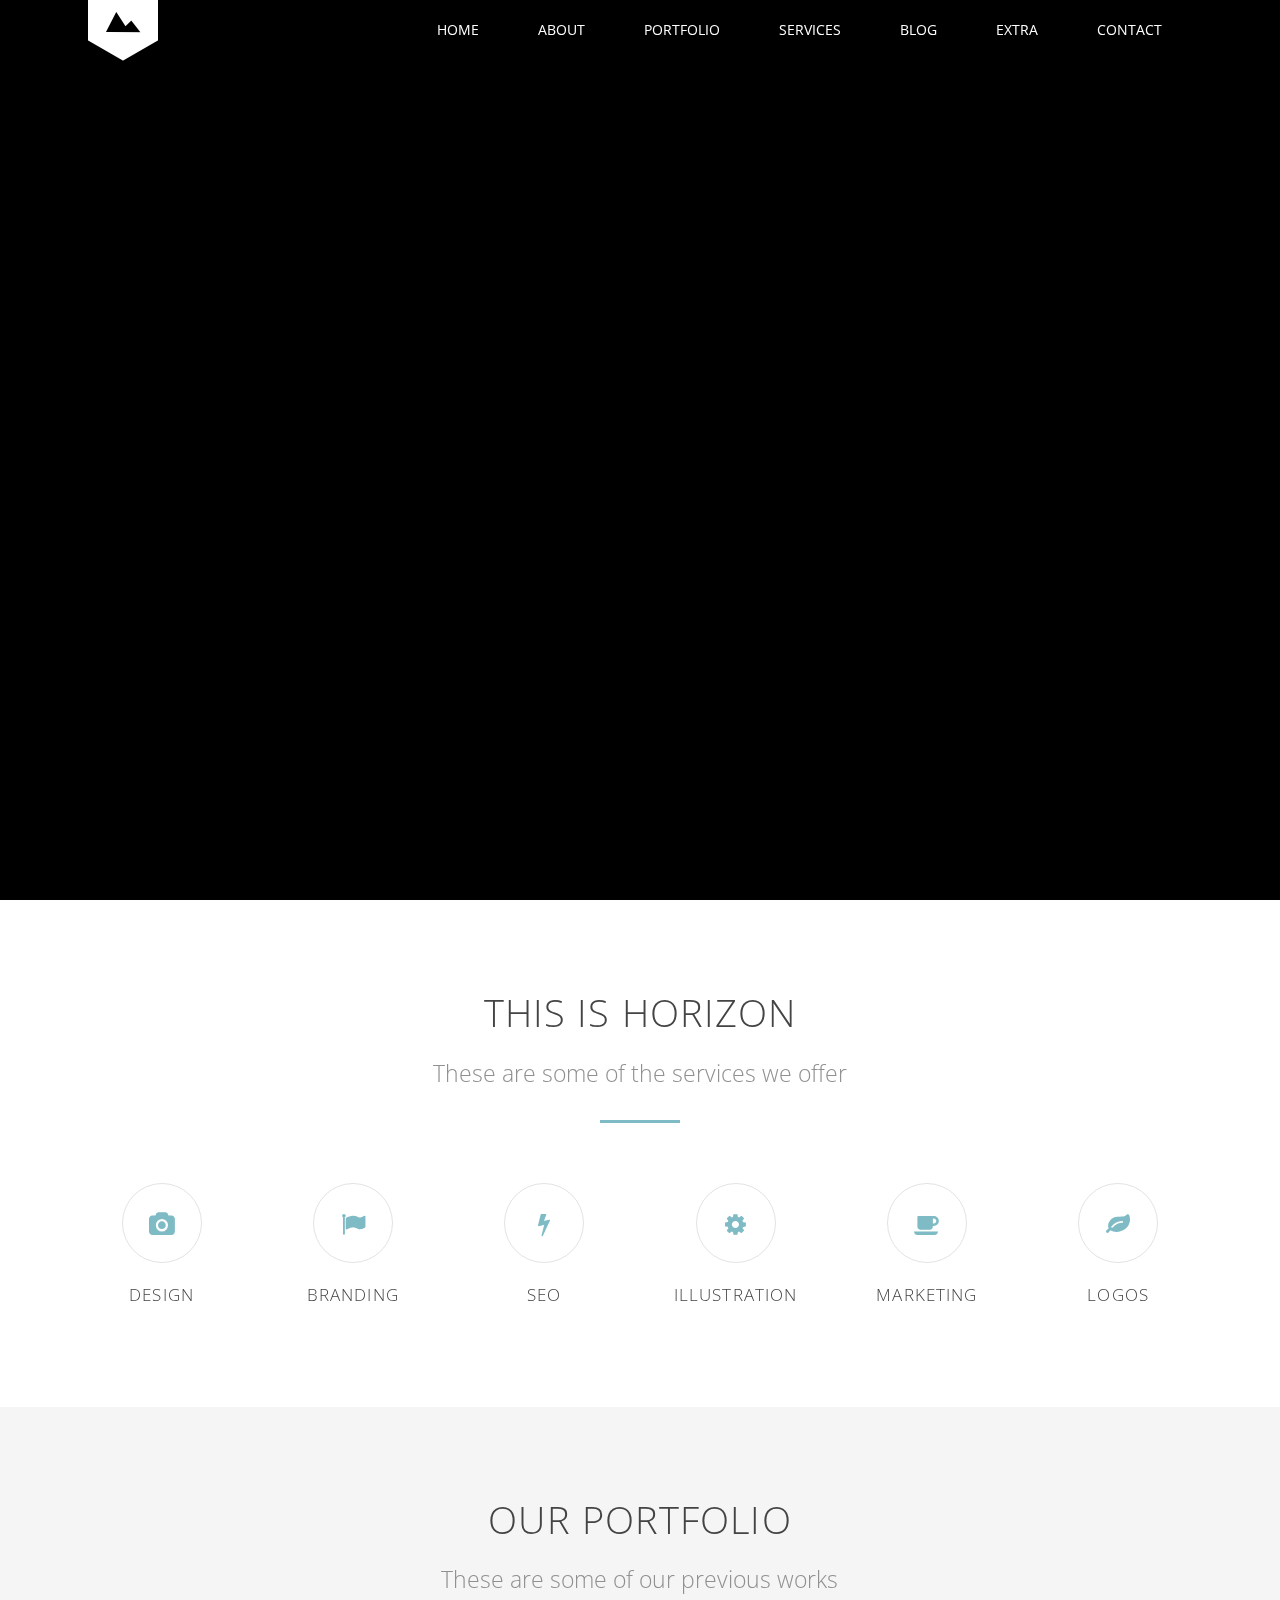
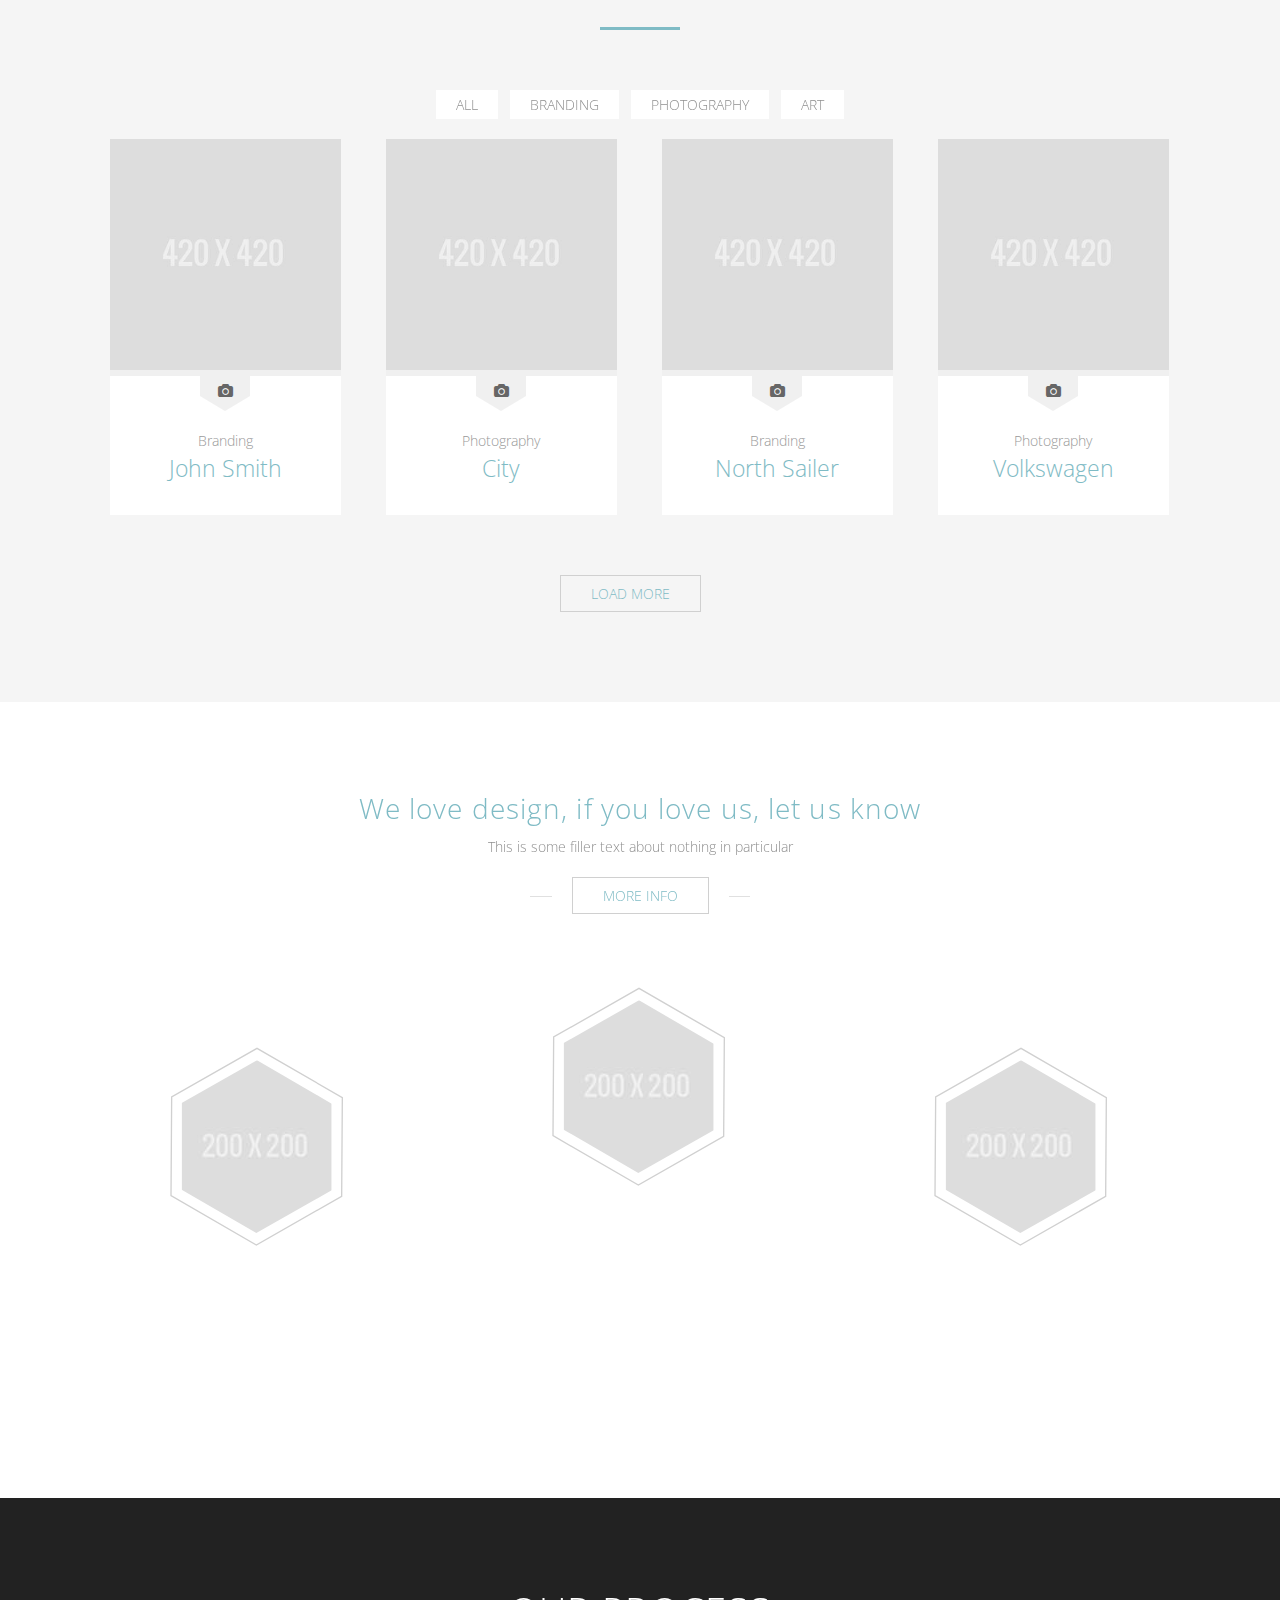
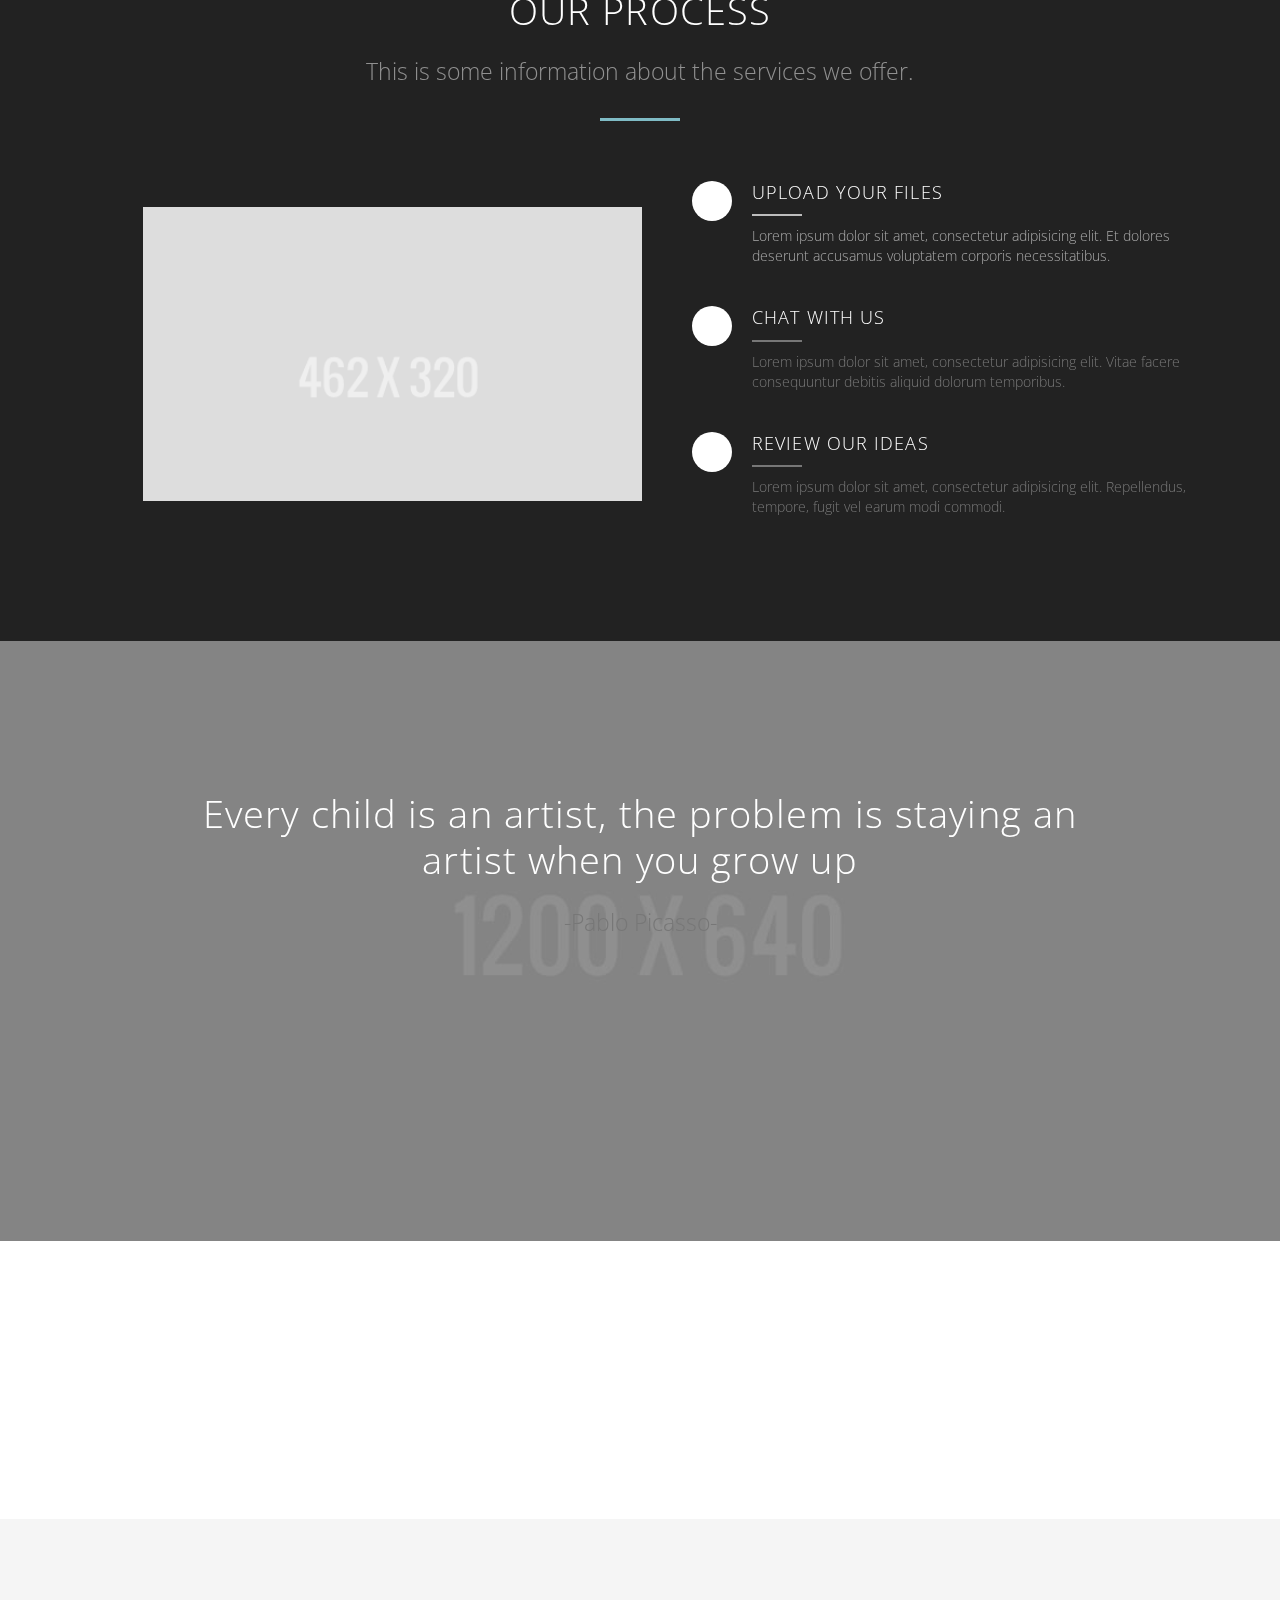
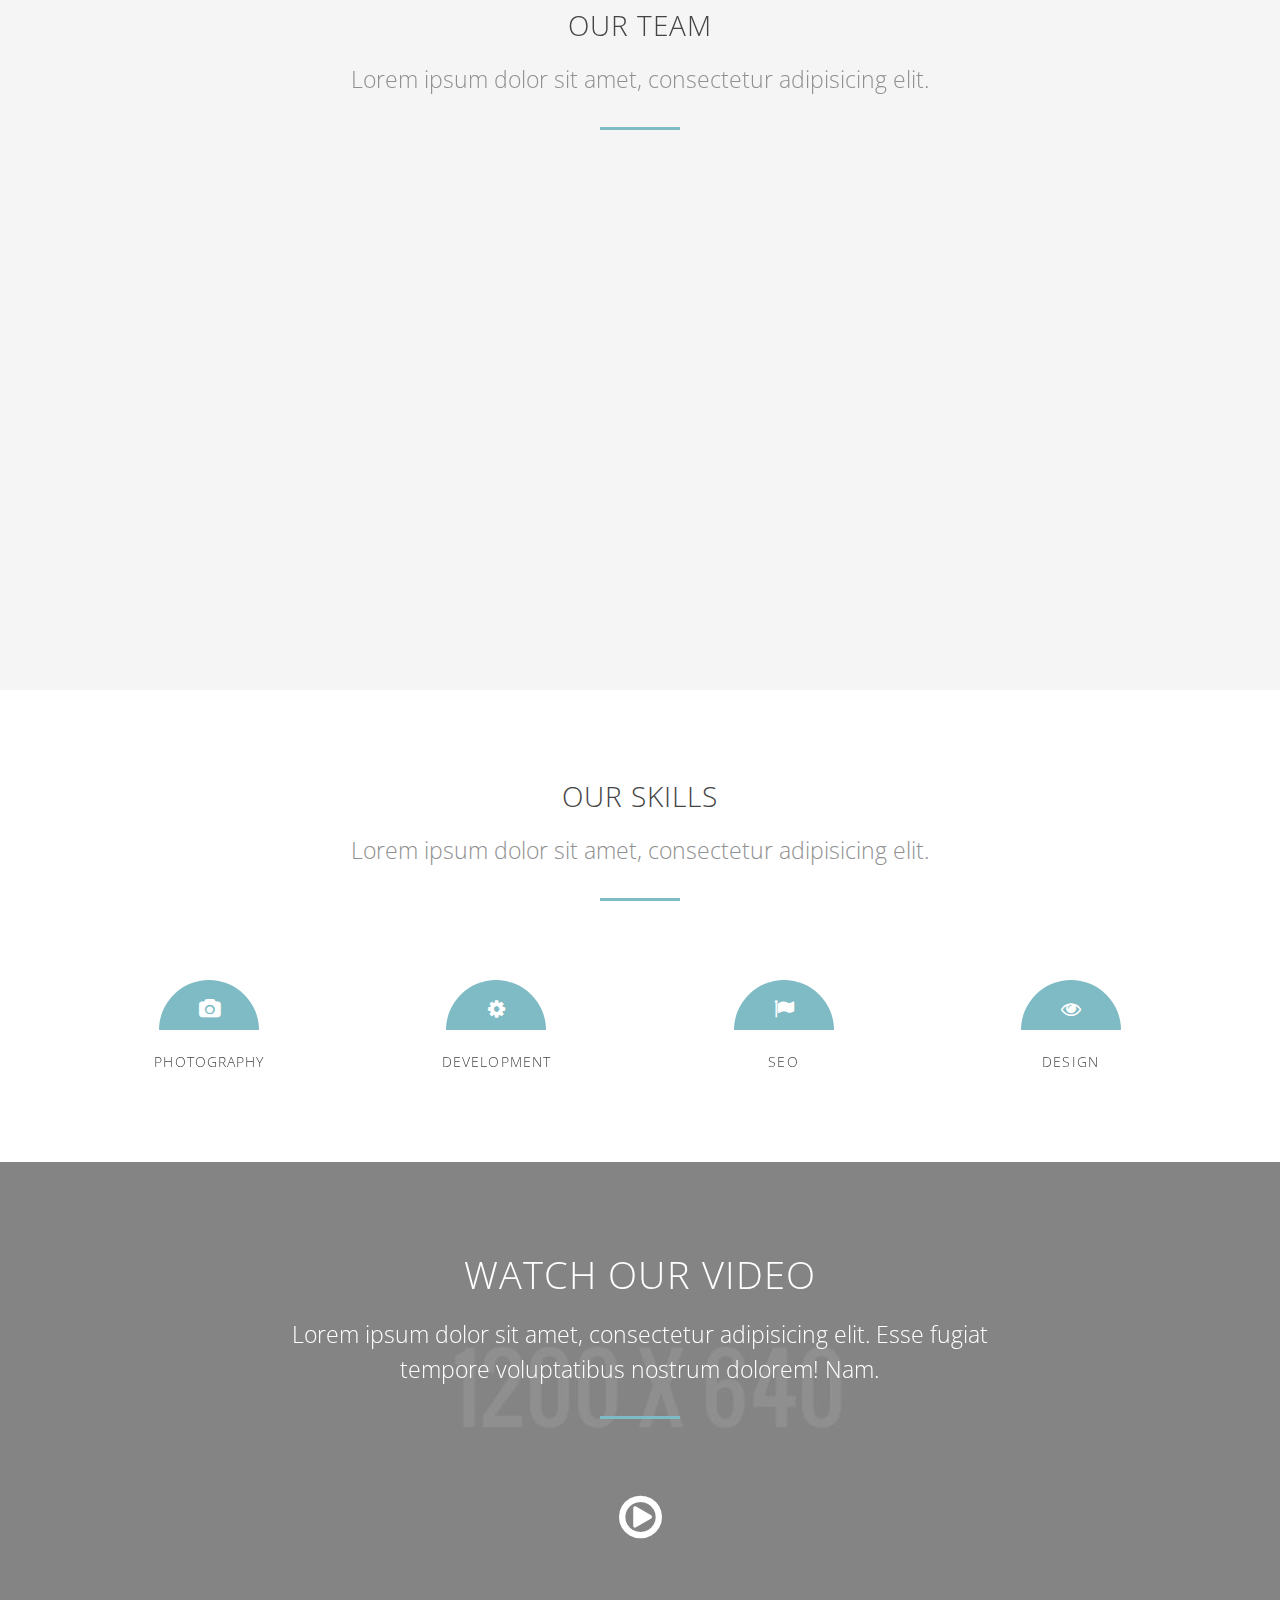
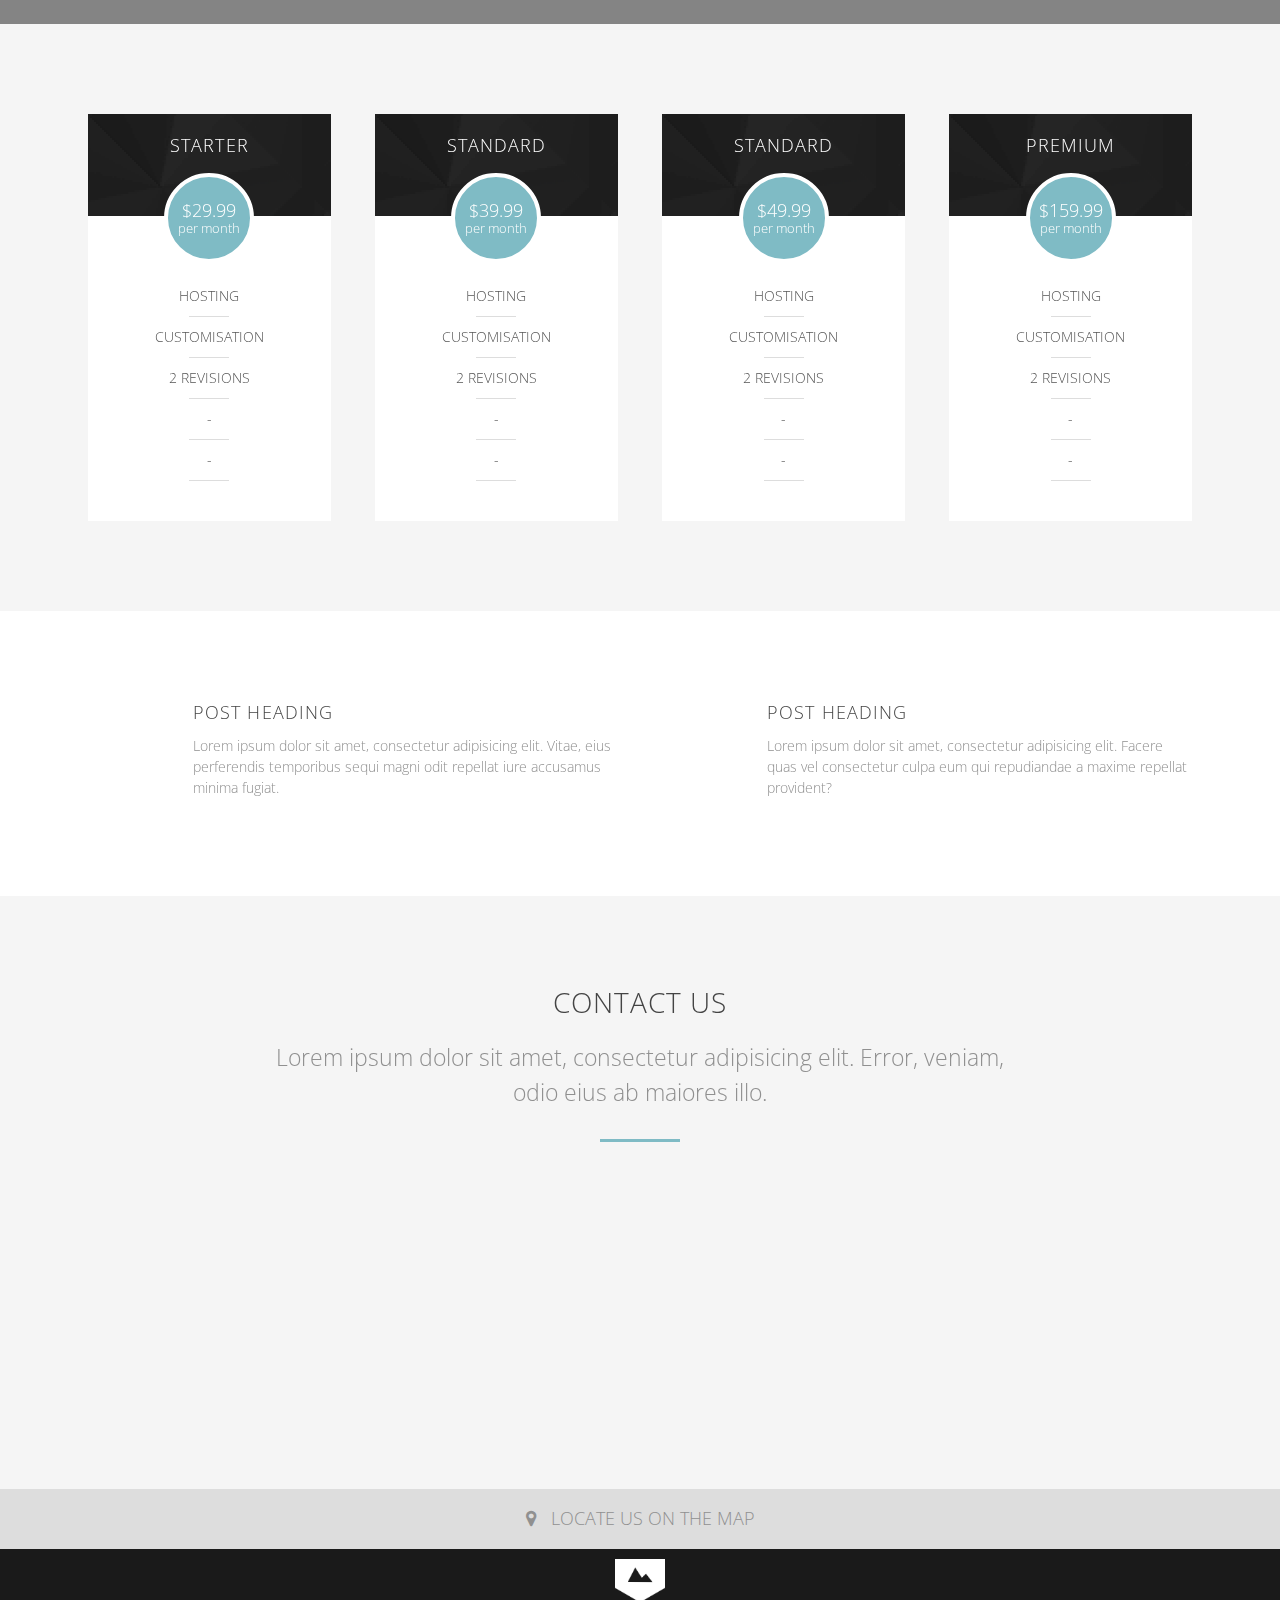
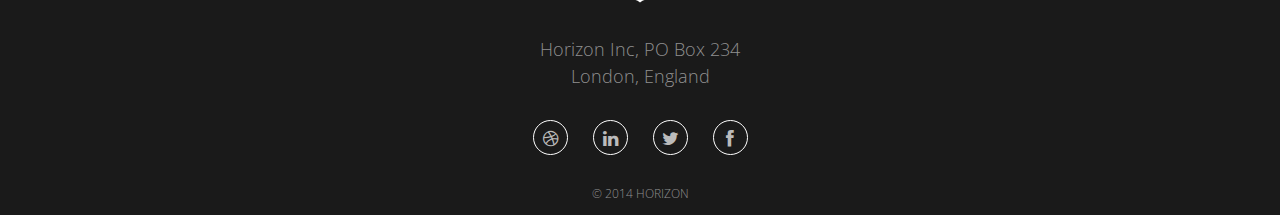
<file: index-video.html>
<!DOCTYPE html>
<!--[if lt IE 7]>      <html class="no-js lt-ie9 lt-ie8 lt-ie7"> <![endif]-->
<!--[if IE 7]>         <html class="no-js lt-ie9 lt-ie8"> <![endif]-->
<!--[if IE 8]>         <html class="no-js lt-ie9"> <![endif]-->
<!--[if gt IE 8]><!-->
<html class="no-js">
<!--<![endif]-->

<head>
	<meta charset="utf-8">
	<title>Horizon</title>
	<meta name="description" content="">
	<meta name="viewport" content="width=device-width, initial-scale=1.0, maximum-scale=1.0">

	<!-- Place favicon.ico and apple-touch-icon.png in the root directory -->

	<link rel="stylesheet" href="css/scripts.css">
	<link rel="stylesheet" href="font-awesome/css/font-awesome.min.css">
	<link rel="stylesheet" href="css/base.css">
	<link rel="stylesheet" href="css/grid.css">
	<link href="http://fonts.googleapis.com/css?family=Open+Sans:400,300,600,700" rel="stylesheet" type="text/css">

	<!-- Change Color Stylesheet Here -->
	<link rel="stylesheet" href="css/colors/default.css">


	<!-- TEMPLATE STYLESHEETS -->
	<link rel="stylesheet" href="css/style.css">
	<link rel="stylesheet" href="css/layout.css">

	<script src="js/vendor/modernizr-2.6.2.min.js"></script>

</head>

<body>
	<!--[if lt ie 7]>
            <p class="browsehappy">you are using an <strong>outdated</strong> browser. please <a href="http://browsehappy.com/">upgrade your browser</a> to improve your experience.</p>
        <![endif]-->

    <div class="preloader"><i class="fa fa-spinner spin"></i></div>
        
        <!-- VIDEO SLIDER -->
        <div class="slider-wrapper video-slider">
            <a id="bgndVideo" class="player" data-property="{videoURL:'http://www.youtube.com/watch?v=XAoJIICql2A',containment:'.slider-wrapper',autoPlay:true, mute:true, startAt:0, opacity:1}"> </a>
            <ul class="main-slider bxslider">
                <li>
                    <div class="caption">
                        <div class="vertical-align welcome">
                            <h1 class="caption-title cap-anim" data-animation="fadeInDown">Horizon <br>one page parallex</h1>
                            <p class="caption-subtitle cap-anim" data-animation="fadeInUp">We love to design awesome things</p>
                        </div><!-- End .vertical-align -->
                    </div><!-- End .caption -->
                </li>
                <li>
                    <div class="caption">
                        <div class="vertical-align welcome">
                            <h1 class="caption-title cap-anim" data-animation="fadeInDown">Responsive</h1>
                            <p class="caption-subtitle cap-anim" data-animation="fadeInUp">A smooth and responsive template</p>
                        </div><!-- End .vertical-align -->
                    </div><!-- End .caption -->
                </li>
                <li>
                    <div class="caption">
                        <div class="vertical-align welcome">
                            <h1 class="caption-title cap-anim" data-animation="fadeInDown">Retina</h1>
                            <p class="caption-subtitle cap-anim" data-animation="fadeInUp">Sharp on all screens</p>
                        </div><!-- End .vertical-align -->
                    </div><!-- End .caption -->
                </li>
            </ul><!-- End .main-flexslider -->
        </div><!-- End .slider-wrapper -->


    <div class="header">
		<div class="container">

			<!-- LOGO -->
			<a href="index.html" class="logo">
				<img src="img/logo.png" width="70" alt="Horizon">
			</a>

			<ul id="sn" class="main_menu">
				<li><a href="index.html">Home</a></li>
				<li><a href="#about">About</a></li>
				<li><a href="#portfolio">Portfolio</a></li>
				<li><a href="#services">services</a></li>
				<li><a class="dropdown" href="blog.html">Blog</a>
					<ul>
						<li><a  href="blog.html"> Blog </a></li>
						<li><a  href="blog-single.html"> Single Post </a></li>
					</ul>
				</li>
				<li><a class="dropdown" href="extra.html">extra</a>
					<ul>
						<li><a  href="extra.html"> Elements </a></li>
						<li><a  href="tabs.html"> Toggles, accordians and tabs </a></li>
						<li class="dropdown"><a  href="extra.html"> Third level dropdown </a>
							<ul>
								<li><a  href="extra.html"> Example </a></li>
							</ul>
						</li>
					</ul>
				</li>
				<li><a href="#contact">Contact</a></li>
			</ul><!-- End .main-menu -->
		</div><!-- End .container -->
    </div><!-- End .header -->


	<!-- ABOUT -->
	<section id="about" class="sect-1">
		<div class="container">
			<div class="section-title">
				<h1 class="title">This is Horizon</h1>
				<p class="description">These are some of the services we offer</p>
			</div>

			<ul class="features">
				<li class="one-sixth">
					<i class="fa fa-camera"></i>
					<h5 class="title">Design</h5>
				</li>
				<li class="one-sixth">
					<i class="fa fa-flag"></i>
					<h5 class="title">Branding</h5>
				</li>
				<li class="one-sixth">
					<i class="fa fa-bolt"></i>
					<h5 class="title">SEO</h5>
				</li>
				<li class="one-sixth">
					<i class="fa fa-cog"></i>
					<h5 class="title">Illustration</h5>
				</li>
				<li class="one-sixth">
					<i class="fa fa-coffee"></i>
					<h5 class="title">Marketing</h5>
				</li>
				<li class="one-sixth last">
					<i class="fa fa-leaf"></i>
					<h5 class="title">Logos</h5>
				</li>
			</ul>
		</div><!-- End .container -->
	</section>


	<!-- PORTFOLIO -->
	<section id="portfolio" class="portfolio-wrapper sect-2">
		<div class="container">

			<div class="section-title">
				<h1 class="title">Our Portfolio</h1>
				<p class="description">These are some of our previous works</p>
			</div>
			
			<!-- CATEGORIES -->
			<ul class="filter-menu">
				<li class="selected" data-cat="*">All</li>
				<li data-cat="branding">Branding</li>
				<li data-cat="photography">Photography</li>
				<li data-cat="art">Art</li>
			</ul><!-- End .filter-menu -->
		</div><!-- End .container -->

		<!-- HOOK FOR PROJECT VIEWER -->
		<div class="project-wrapper"></div>

		<div class="container">
			<div class="portfolio clearfix">
				<!-- ITEM 1 -->
				<div class="port-item showme" data-cat="branding">
					<div class="port-overlay">
						<img src="img/portfolio/port-1.jpg" alt="Portfolio Image">
						<a class="project-btn" href="single-project.html"><i class="fa fa-search"></i></a>
					</div>
					<div class="port-info">
						<i class="fa fa-camera"></i>
						<span class="port-cat">Branding</span>
						<span class="port-name">John Smith</span>
					</div>
				</div><!-- End port item -->

				<!-- ITEM 2 -->
				<div class="port-item showme" data-cat="photography">
					<div class="port-overlay">
						<img src="img/portfolio/port-2.jpg" alt="Portfolio Image">
						<a class="project-btn" href="single-project-full.html"><i class="fa fa-search"></i></a>
					</div>
					<div class="port-info">
						<i class="fa fa-camera"></i>
						<span class="port-cat">Photography</span>
						<span class="port-name">City</span>
					</div>
				</div><!-- End port item -->

				<!-- ITEM 3 -->
				<div class="port-item showme" data-cat="branding">
					<div class="port-overlay">
						<img src="img/portfolio/port-3.jpg" alt="Portfolio Image">
						<a class="lightbox-btn" data-pp="prettyPhoto"  href="img/portfolio/port-3.jpg"><i class="fa fa-search"></i></a>
					</div>
					<div class="port-info">
						<i class="fa fa-camera"></i>
						<span class="port-cat">Branding</span>
						<span class="port-name">North Sailer</span>
					</div>
				</div><!-- End port item -->

				<!-- ITEM 4-->
				<div class="port-item showme" data-cat="art">
					<div class="port-overlay">
						<img src="img/portfolio/port-4.jpg" alt="Portfolio Image">
						<a class="project-btn" href="single-project.html"><i class="fa fa-search"></i></a>
					</div>
					<div class="port-info">
						<i class="fa fa-camera"></i>
						<span class="port-cat">Photography</span>
						<span class="port-name">Volkswagen</span>
					</div>
				</div><!-- End port item -->

				<!-- ROW 2 -->

				<!-- ITEM 5 -->
				<div class="port-item" data-cat="branding">
					<div class="port-overlay">
						<img src="img/portfolio/port-5.jpg" alt="Portfolio Image">
						<a class="project-btn" href="single-project.html"><i class="fa fa-search"></i></a>
					</div>
					<div class="port-info">
						<i class="fa fa-camera"></i>
						<span class="port-cat">Branding</span>
						<span class="port-name">John Smith</span>
					</div>
				</div><!-- End port item -->

				<!-- ITEM 6 -->
				<div class="port-item" data-cat="photography">
					<div class="port-overlay">
						<img src="img/portfolio/port-6.jpg" alt="Portfolio Image">
						<a class="project-btn" href="single-project.html"><i class="fa fa-search"></i></a>
					</div>
					<div class="port-info">
						<i class="fa fa-camera"></i>
						<span class="port-cat">Photography</span>
						<span class="port-name">City</span>
					</div>
				</div><!-- End port item -->

				<!-- ITEM 7 -->
				<div class="port-item" data-cat="branding">
					<div class="port-overlay">
						<img src="img/portfolio/port-7.jpg" alt="Portfolio Image">
						<a class="project-btn" href="single-project.html"><i class="fa fa-search"></i></a>
					</div>
					<div class="port-info">
						<i class="fa fa-camera"></i>
						<span class="port-cat">Branding</span>
						<span class="port-name">North Sailer</span>
					</div>
				</div><!-- End port item -->

				<!-- ITEM 8-->
				<div class="port-item" data-cat="art">
					<div class="port-overlay">
						<img src="img/portfolio/port-8.jpg" alt="Portfolio Image">
						<a class="project-btn" href="single-project.html"><i class="fa fa-search"></i></a>
					</div>
					<div class="port-info">
						<i class="fa fa-camera"></i>
						<span class="port-cat">Photography</span>
						<span class="port-name">Volkswagen</span>
					</div>
				</div><!-- End port item -->

				<!-- ROW 3 -->

				<!-- ITEM 9 -->
				<div class="port-item" data-cat="branding">
					<div class="port-overlay">
						<img src="img/portfolio/port-9.jpg" alt="Portfolio Image">
						<a class="project-btn" href="single-project.html"><i class="fa fa-search"></i></a>
					</div>
					<div class="port-info">
						<i class="fa fa-camera"></i>
						<span class="port-cat">Branding</span>
						<span class="port-name">John Smith</span>
					</div>
				</div><!-- End port item -->

				<!-- ITEM 10 -->
				<div class="port-item" data-cat="photography">
					<div class="port-overlay">
						<img src="img/portfolio/port-10.jpg" alt="Portfolio Image">
						<a class="project-btn" href="single-project.html"><i class="fa fa-search"></i></a>
					</div>
					<div class="port-info">
						<i class="fa fa-camera"></i>
						<span class="port-cat">Photography</span>
						<span class="port-name">City</span>
					</div>
				</div><!-- End port item -->

				<!-- ITEM 11 -->
				<div class="port-item" data-cat="branding">
					<div class="port-overlay">
						<img src="img/portfolio/port-11.jpg" alt="Portfolio Image">
						<a class="project-btn" href="single-project.html"><i class="fa fa-search"></i></a>
					</div>
					<div class="port-info">
						<i class="fa fa-camera"></i>
						<span class="port-cat">Branding</span>
						<span class="port-name">North Sailer</span>
					</div>
				</div><!-- End port item -->

				<!-- ITEM 12 -->
				<div class="port-item" data-cat="art">
					<div class="port-overlay">
						<img src="img/portfolio/port-12.jpg" alt="Portfolio Image">
						<a class="project-btn" href="single-project.html"><i class="fa fa-search"></i></a>
					</div>
					<div class="port-info">
						<i class="fa fa-camera"></i>
						<span class="port-cat">Photography</span>
						<span class="port-name">Volkswagen</span>
					</div>
				</div><!-- End port item -->

			</div><!-- End .portfolio -->
		</div><!-- End .container -->

		<a href="#" id="load-more" class="button outline">Load more</a>
	</section>


	<!-- CALLOUT -->
	<section id="services" class="sect-1">
		<div class="container">
			<div class="callout">
				<h3 class="title">We love design, if you love us, let us know</h3>
				<p>This is some filler text about nothing in particular</p>
				<a href="#contact" class="button outline">More Info</a>
			</div><!-- End .callout -->

			<ul class="feature-imgs">
				<li class="one-third animated" data-animate="flipInY">
                    <div class="feature-hex">
                        <img src="img/features/features-1.jpg" alt="feature image 1" />
                    </div>

					<h4 class="title">Research</h4>
					<p>This is the stage most often forgotton, but is vitally important</p>
				</li>
				<li class="one-third animated middle" data-animate="flipInY" data-animate-delay="1500">
					<div class="feature-hex">
                        <img src="img/features/features-2.jpg" alt="feature image 2" />
                    </div>

					<h4 class="title">Planning</h4>
					<p>May seem like a waste of time, but in fact greatly increases productivity</p>
				</li>
				<li class="one-third animated last" data-animate="flipInY" data-animate-delay="2000">
					<div class="feature-hex">
                        <img src="img/features/features-3.jpg" alt="feature image 2" />
                    </div>

					<h4 class="title">Design</h4>
					<p>The bit where all the fun and magic happens</p>
				</li>
			</ul>

		</div><!-- End .container -->
	</section>


	<section id="process" class="sect-4">
		<div class="container">

			<div class="section-title">
				<h1 class="title">Our Process</h1>
				<p class="description">This is some information about the services we offer.</p>
			</div>

			<div class="one-half process-slider-wrap">
				<ul class="process-slider bxslider">
					<li>
						<img src="img/process/process-1.png" alt=""/>
					</li>
					<li>
						<img src="img/process/process-2.png" alt=""/>
					</li>
					<li>
						<img src="img/process/process-3.png" alt=""/>
					</li>
				</ul><!-- End .process-slider -->
			</div><!-- End one-half -->

			<div class="one-half last">
				<ul class="process-list">
					<li class="current">
						<i class="fa fa-camera"></i>
						<h4 class="process-title">Upload Your Files</h4>
						<p>Lorem ipsum dolor sit amet, consectetur adipisicing elit. Et dolores deserunt accusamus voluptatem corporis necessitatibus.</p>
					</li>
					<li>
						<i class="fa fa-camera"></i>
						<h4 class="process-title">Chat With Us</h4>
						<p>Lorem ipsum dolor sit amet, consectetur adipisicing elit. Vitae facere consequuntur debitis aliquid dolorum temporibus.</p>
					</li>
					<li>
						<i class="fa fa-camera"></i>
						<h4 class="process-title">Review Our Ideas</h4>
						<p>Lorem ipsum dolor sit amet, consectetur adipisicing elit. Repellendus, tempore, fugit vel earum modi commodi.</p>
					</li>
				</ul>
			</div><!-- End .one-half -->
		</div><!-- End .container -->
	</section>


	<!-- TESTIMONIALS -->
	<section id="testimonials" class="testimonials">
		<div class="tint">
			<div class="container">

				<ul class="testimonial bxslider">
					<li>
						<h1 class="quote">
							<i class="icon-left-quote"></i>Every child is an artist, the problem is staying an artist when you grow up<i class="icon-right-quote"></i>
						</h1>
						<span class="name">-Pablo Picasso-</span>
					</li>
					<li>
						<h1 class="quote">
							<i class="icon-left-quote"></i>
							Creativity is allowing yourself to make mistakes. Art is knowing which ones to keep.
						</h1>
						<span class="name">-James Russell Lowell-</span>
					</li>
					<li>
						<h1 class="quote">
							<i class="icon-left-quote"></i>
							Creativity requires the courage to let go of certainties.
							<i class="icon-right-quote"></i>
						</h1>
						<span class="name">-Erich Fromm-</span>
					</li>
				</ul><!-- End .testimonial -->

			</div><!-- End .container -->
		</div><!-- End .tint -->
	</section>


	<!-- CLIENTS -->
	<div class="clients">
		<div class="container sect-3">
			<ul>
				<li class="animated" data-animate="fadeInDown">
					<img src="img/clients/logo-1.png" alt="Client logo">
				</li>
				<li class="animated" data-animate="fadeInDown" data-animate-delay="1000">
					<img src="img/clients/logo-2.png" alt="Client logo">
				</li>
				<li class="animated" data-animate="fadeInDown" data-animate-delay="1500">
					<img src="img/clients/logo-3.png" alt="Client logo">
				</li>
				<li class="animated" data-animate="fadeInDown" data-animate-delay="2000">
					<img src="img/clients/logo-4.png" alt="Client logo">
				</li>
				<li class="animated" data-animate="fadeInDown" data-animate-delay="2500">
					<img src="img/clients/logo-5.png" alt="Client logo">
				</li>
			</ul>
		</div><!-- End .container -->
	</div><!-- End .clients -->


	<!-- TEAM -->
	<section class="sect-2">
		<div class="container">

			<div class="section-title">
				<h3 class="title">Our Team</h3>
				<p class="description">Lorem ipsum dolor sit amet, consectetur adipisicing elit.</p>
			</div>

			<ul class="team">
				<li class="one-fourth animated" data-animate="flipInY">
					<div class="img-wrap">
						<img src="img/team/team-1.jpg" alt="Team Member">
						<i class="fa fa-camera"></i>
					</div>
					<span class="team-name">John Green</span>
					<span class="team-job">Tech Guy</span>
					<ul class="social-icons">
						<li><a href="#"><i class="fa fa-twitter"></i></a></li>
						<li><a href="#"><i class="fa fa-facebook"></i></a></li>
						<li><a href="#"><i class="fa fa-rss"></i></a></li>
						<li><a href="#"><i class="fa fa-dribbble"></i></a></li>
					</ul><!-- End .social-icons -->
				</li><!-- End .one-fourth -->
				<li class="one-fourth animated" data-animate="flipInY" data-animate-delay="1000">
					<div class="img-wrap">
						<img src="img/team/team-2.jpg" alt="Team Member">
						<i class="fa fa-tint"></i>
					</div>
					<span class="team-name">Peter Brown</span>
					<span class="team-job">Illustator</span>
					<ul class="social-icons">
						<li><a href="#"><i class="fa fa-twitter"></i></a></li>
						<li><a href="#"><i class="fa fa-facebook"></i></a></li>
						<li><a href="#"><i class="fa fa-rss"></i></a></li>
						<li><a href="#"><i class="fa fa-dribbble"></i></a></li>
					</ul><!-- End .social-icons -->
				</li><!-- End .one-fourth -->
				<li class="one-fourth animated" data-animate="flipInY" data-animate-delay="1500">
					<div class="img-wrap">
						<img src="img/team/team-3.jpg" alt="Team Member">
						<i class="fa fa-coffee"></i>
					</div>
					<span class="team-name">Jane Red</span>
					<span class="team-job">Web Designer</span>
					<ul class="social-icons">
						<li><a href="#"><i class="fa fa-twitter"></i></a></li>
						<li><a href="#"><i class="fa fa-facebook"></i></a></li>
						<li><a href="#"><i class="fa fa-rss"></i></a></li>
						<li><a href="#"><i class="fa fa-dribbble"></i></a></li>
					</ul><!-- End .social-icons -->
				</li><!-- End .one-fourth -->
				<li class="one-fourth last animated" data-animate="flipInY" data-animate-delay="2000">
					<div class="img-wrap">
						<img src="img/team/team-4.jpg" alt="Team Member">
						<i class="fa fa-rocket"></i>
					</div>
					<span class="team-name">Richard Blue</span>
					<span class="team-job">CEO</span>
					<ul class="social-icons">
						<li><a href="#"><i class="fa fa-twitter"></i></a></li>
						<li><a href="#"><i class="fa fa-facebook"></i></a></li>
						<li><a href="#"><i class="fa fa-rss"></i></a></li>
						<li><a href="#"><i class="fa fa-dribbble"></i></a></li>
					</ul><!-- End .social-icons -->
				</li><!-- End .one-fourth -->
			</ul><!-- End .team -->

		</div><!-- End .container -->
	</section>


	<!-- OUR SKILLS -->
	<section id="skills" class="sect-1">

		<div class="section-title">
			<h3 class="title">Our Skills</h3>
			<p class="description">Lorem ipsum dolor sit amet, consectetur adipisicing elit.</p>
		</div>

		<ul class="skills container">
			<li class="one-fourth">
				<div class="skill-bar" data-percent="50"></div>
				<div class="skill-semi"><i class="fa fa-camera"></i></div>
				<h6 class="skill-title">Photography</h6>
			</li>
			<li class="one-fourth">
				<div class="skill-bar" data-percent="70"></div>
				<div class="skill-semi"><i class="fa fa-cog"></i></div>
				<h6 class="skill-title">Development</h6>
			</li>
			<li class="one-fourth">
				<div class="skill-bar" data-percent="40"></div>
				<div class="skill-semi"><i class="fa fa-flag"></i></div>
				<h6 class="skill-title">SEO</h6>
			</li>
			<li class="one-fourth last">
				<div class="skill-bar" data-percent="90"></div>
				<div class="skill-semi"><i class="fa fa-eye"></i></div>
				<h6 class="skill-title">Design</h6>
			</li>
		</ul>

	</section>


	<!-- CAllOUT -->
	<div class="image-callout image-section">
        <div class="tint">
            <div class="container">
                <div class="section-title">
                    <h1 class="title">Watch our video</h1>
                    <p class="description">Lorem ipsum dolor sit amet, consectetur adipisicing elit. Esse fugiat tempore voluptatibus nostrum dolorem! Nam.</p>
                </div><!-- End .section-title -->

                <a class="video-button" href="http://www.youtube.com/watch?v=XSGBVzeBUbk" data-pp="prettyPhoto" title=""><i class="fa fa-play-circle-o"></i></a>
            </div><!-- End .container -->
        </div><!-- End .tint -->
	</div><!-- End .image-callout -->


	<!-- PRICING -->
	<section id="pricing" class="sect-2">
		<div class="container">

			<div class="one-fourth">
				<div class="price-head">
					<h4 class="price-title">Starter</h4>
					<div class="price-label">$29.99 <span>per month</span></div>
				</div>
				<ul class="price-content">
					<li>Hosting</li>
					<li>Customisation</li>
					<li>2 revisions</li>
					<li>-</li>
					<li>-</li>
				</ul>
			</div>

			<div class="one-fourth">
				<div class="price-head">
					<h4 class="price-title">Standard</h4>
					<div class="price-label">$39.99 <span>per month</span></div>
				</div>
				<ul class="price-content">
					<li>Hosting</li>
					<li>Customisation</li>
					<li>2 revisions</li>
					<li>-</li>
					<li>-</li>
				</ul>
			</div>

			<div class="one-fourth">
				<div class="price-head">
					<h4 class="price-title">Standard</h4>
					<div class="price-label">$49.99 <span>per month</span></div>
				</div>
				<ul class="price-content">
					<li>Hosting</li>
					<li>Customisation</li>
					<li>2 revisions</li>
					<li>-</li>
					<li>-</li>
				</ul>
			</div>

			<div class="one-fourth last">
				<div class="price-head">
					<h4 class="price-title">Premium</h4>
					<div class="price-label">$159.99 <span>per month</span></div>
				</div>
				<ul class="price-content">
					<li>Hosting</li>
					<li>Customisation</li>
					<li>2 revisions</li>
					<li>-</li>
					<li>-</li>
				</ul>
			</div>

		</div>
	</section>


	<!-- RECENT POSTS -->
	<section id="posts" class="sect-1">
		<div class="container">

			<div class="one-half">
				<div class="post-date animated">
					<div>Jan</div>
					<div class="day">05</div>
				</div>
				<!-- End post-date -->
				<div class="post-content">
					<h4 class="title"><a href="single-post.html">Post Heading</a></h4>
					<p>Lorem ipsum dolor sit amet, consectetur adipisicing elit. Vitae, eius perferendis temporibus sequi magni odit repellat iure accusamus minima fugiat.</p>
				</div><!-- content -->
			</div><!-- End .one-half -->

			<div class="one-half last">
				<div class="post-date animated" data-animate="fadeInDown" data-animate-delay="1000">
					<div>MAR</div>
					<div class="day">28</div>
				</div><!-- End post-date -->
				<div class="post-content">
					<h4 class="title"><a href="single-post.html">Post Heading</a></h4>
					<p>Lorem ipsum dolor sit amet, consectetur adipisicing elit. Facere quas vel consectetur culpa eum qui repudiandae a maxime repellat provident?</p>
				</div><!-- content -->
			</div><!-- End .one-half -->
		</div><!-- End .container -->
	</section>


	<!-- CONTACT -->
	<section id="contact" class="sect-2">
		<div class="container">

			<div class="section-title">
				<h3 class="title">Contact Us</h3>
				<p class="description">Lorem ipsum dolor sit amet, consectetur adipisicing elit. Error, veniam, odio eius ab maiores illo.</p>
			</div>
			<form method="post" action="php/send_message.php" class="contact-form">
				<div class="one-half animated" data-animate="fadeInDown">
					<span>
						<input type="text" name="name" id="name" placeholder="name">
					</span>
					<span>
						<input type="email" name="email" id="email" placeholder="email">
					</span>
					<span>
						<input type="text" name="subject" id="subject" placeholder="subject">
					</span>
				</div><!-- End .one-third -->

				<div class="one-half last animated" data-animate="fadeInDown" data-animate-delay="1000">
					<span>
						<textarea name="message" id="message" placeholder="message"></textarea>
					</span>
				</div><!-- End .one-half -->
				<button id="submit" type="submit" class="contact-button animated" data-animate="fadeInDown" data-animate-delay="1000">Send Message</button>
			</form>

		</div><!-- End .container -->

	</section>


	<!-- MAP -->
    <div class="map-button">
      <i class="fa fa-map-marker"></i> LOCATE US ON THE MAP
    </div>
    <div class="map-wrapper">
      <div id="google-map"></div>
    </div><!-- End .map-wrapper -->

    <!-- MAP LOCATION WINDOW -->
    <div id="content">
        <div id="siteNotice">
        </div>
        <h2 id="firstHeading" class="firstHeading">HORIZON</h2>
        <div id="bodyContent">
            <p>This is us, drop by sometime.</p>
        </div>
    </div><!--  End #content -->


	<section class="footer">
		<img class="footer-logo" src="img/logo.png" width="50" alt="">
		<div class="address">
			Horizon Inc, PO Box 234
			<br>London, England
		</div><!-- End .address -->

		<ul class="social-icons">
			<li><a href="#"><i class="fa fa-dribbble"></i></a></li>
			<li><a href="#"><i class="fa fa-linkedin"></i></a></li>
			<li><a href="#"><i class="fa fa-twitter"></i></a></li>
			<li><a href="#"><i class="fa fa-facebook"></i></a></li>
		</ul>

		<div class="copy">© 2014 HORIZON</div>
	</section>

	<!-- JQUERY -->
    <script src="js/vendor/jquery.min.js"></script>

	<!-- PLUGINS -->
    <script type="text/javascript" src="http://maps.google.com/maps/api/js?sensor=false"></script>
    <script src="js/scripts.js"></script>
    <script src="js/plugins.js"></script>

	<!-- THEME SCRIPT -->
    <script src="js/main.js"></script>


</body>

</html>
</file>
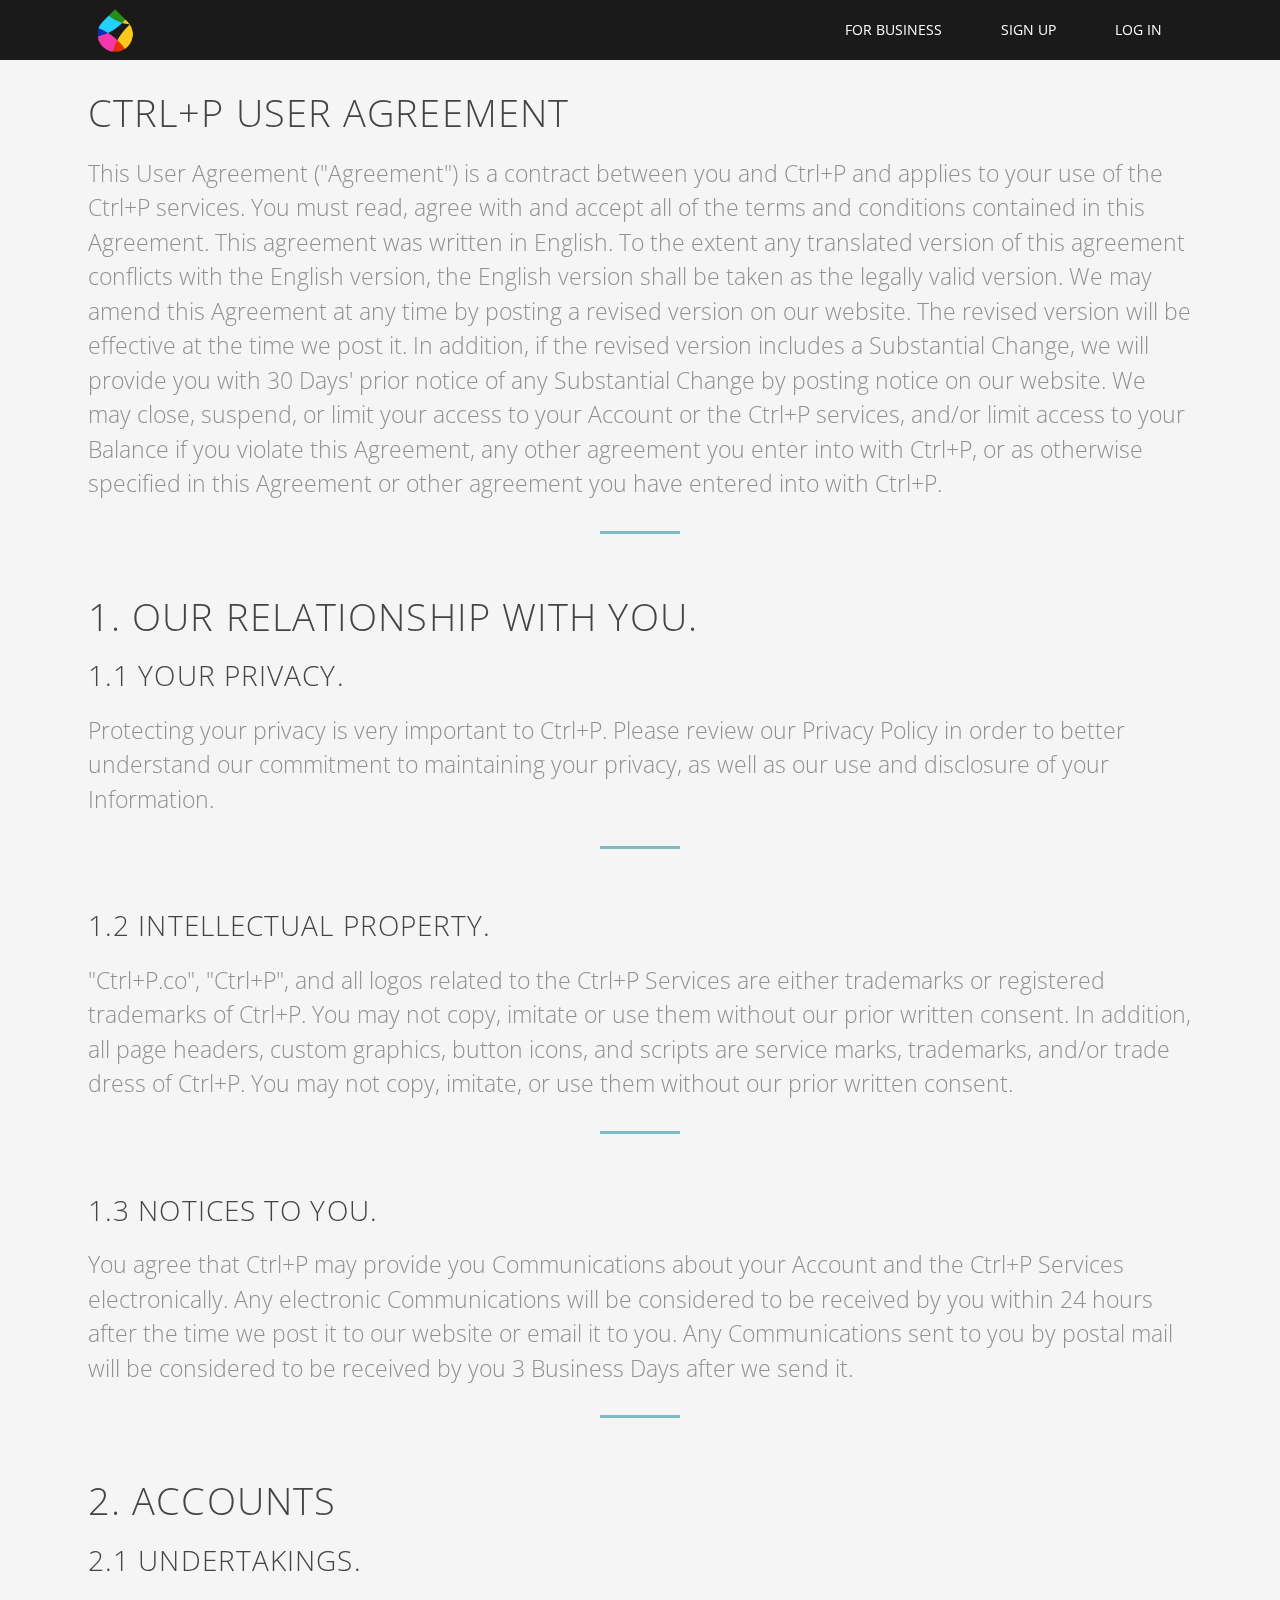
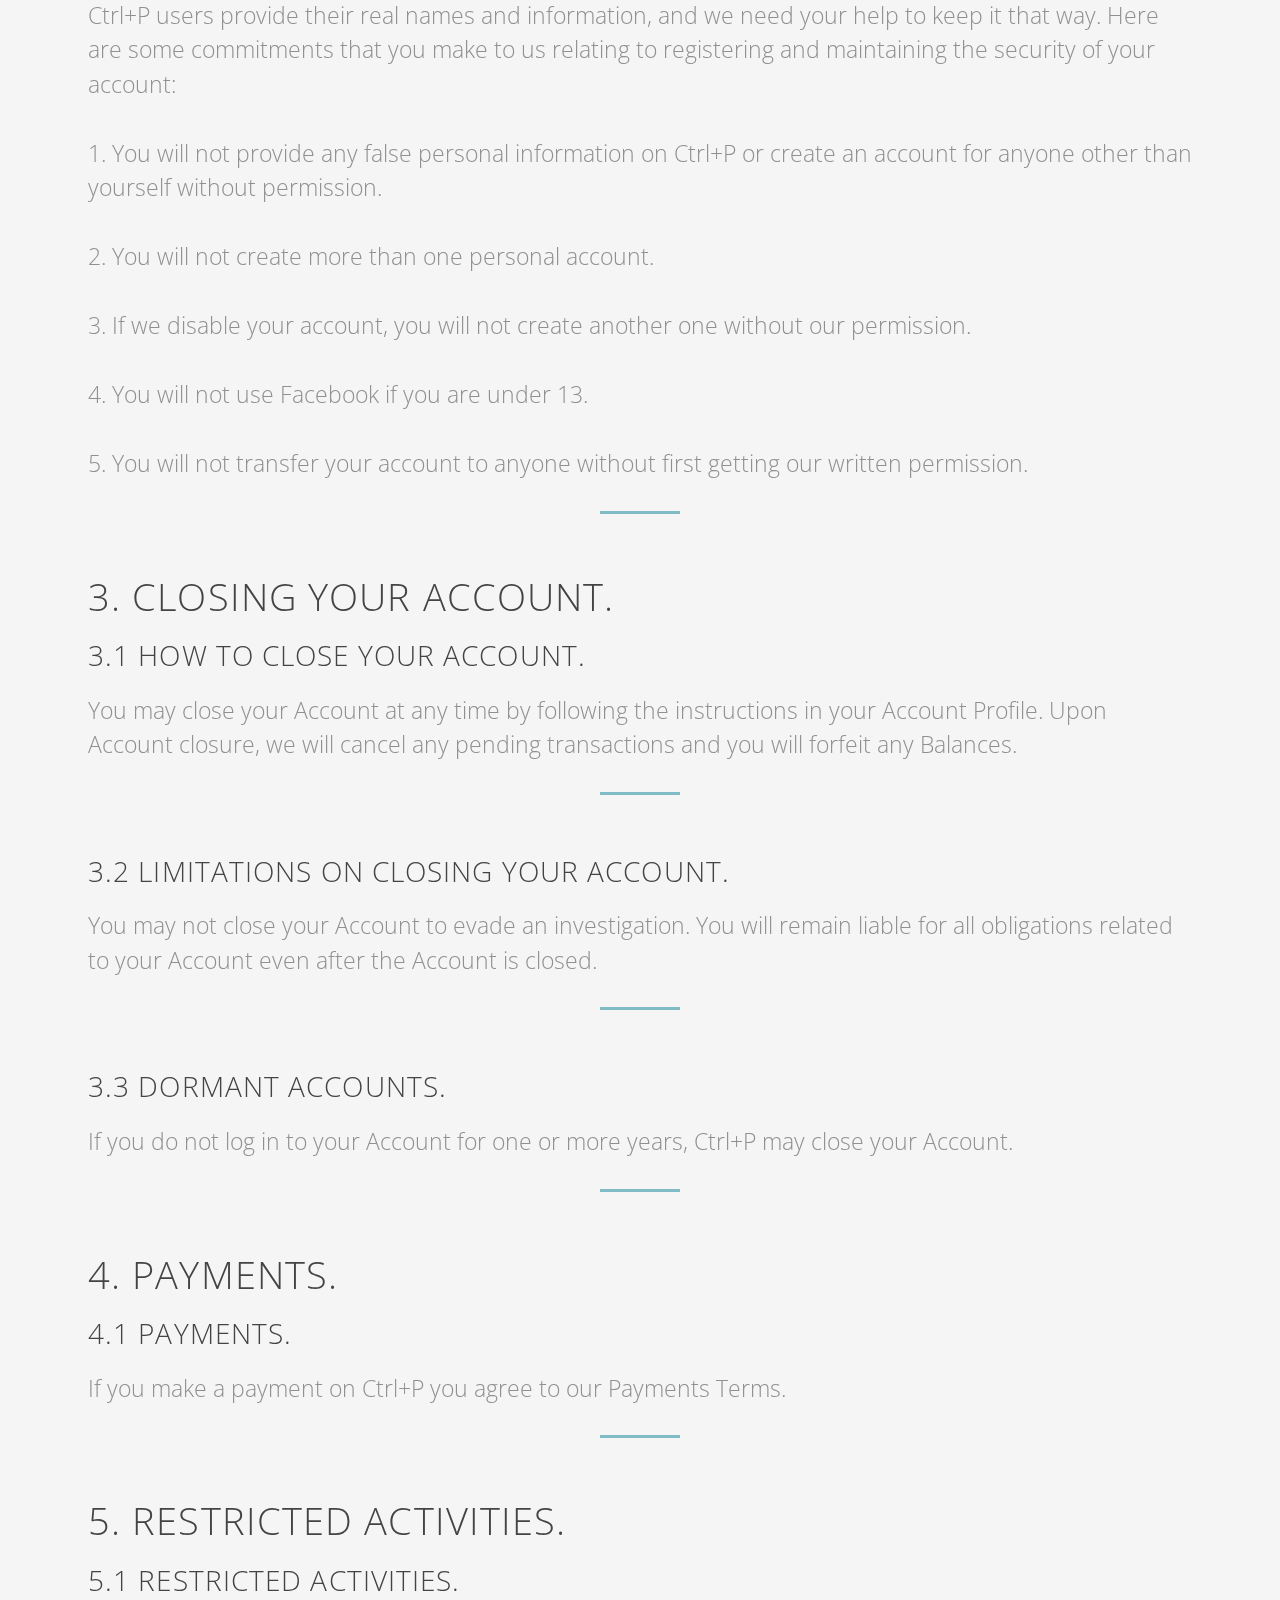
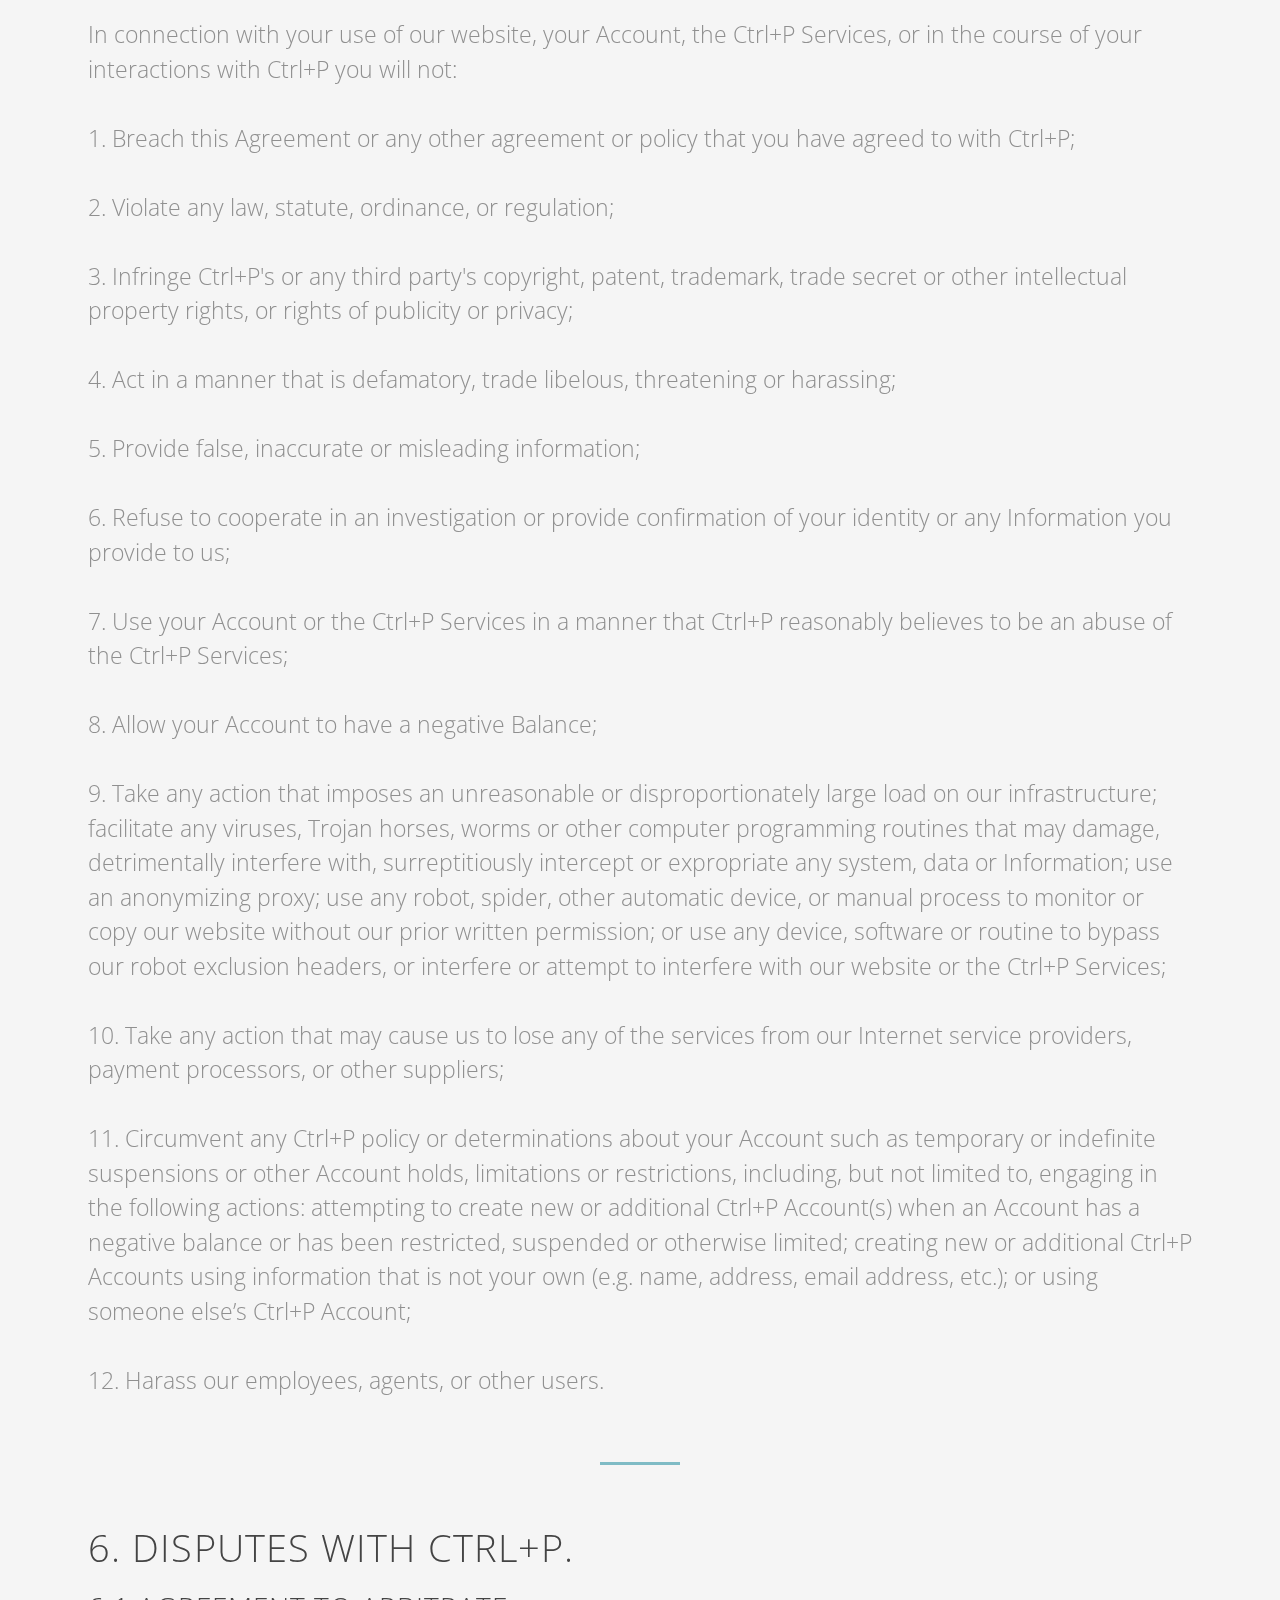
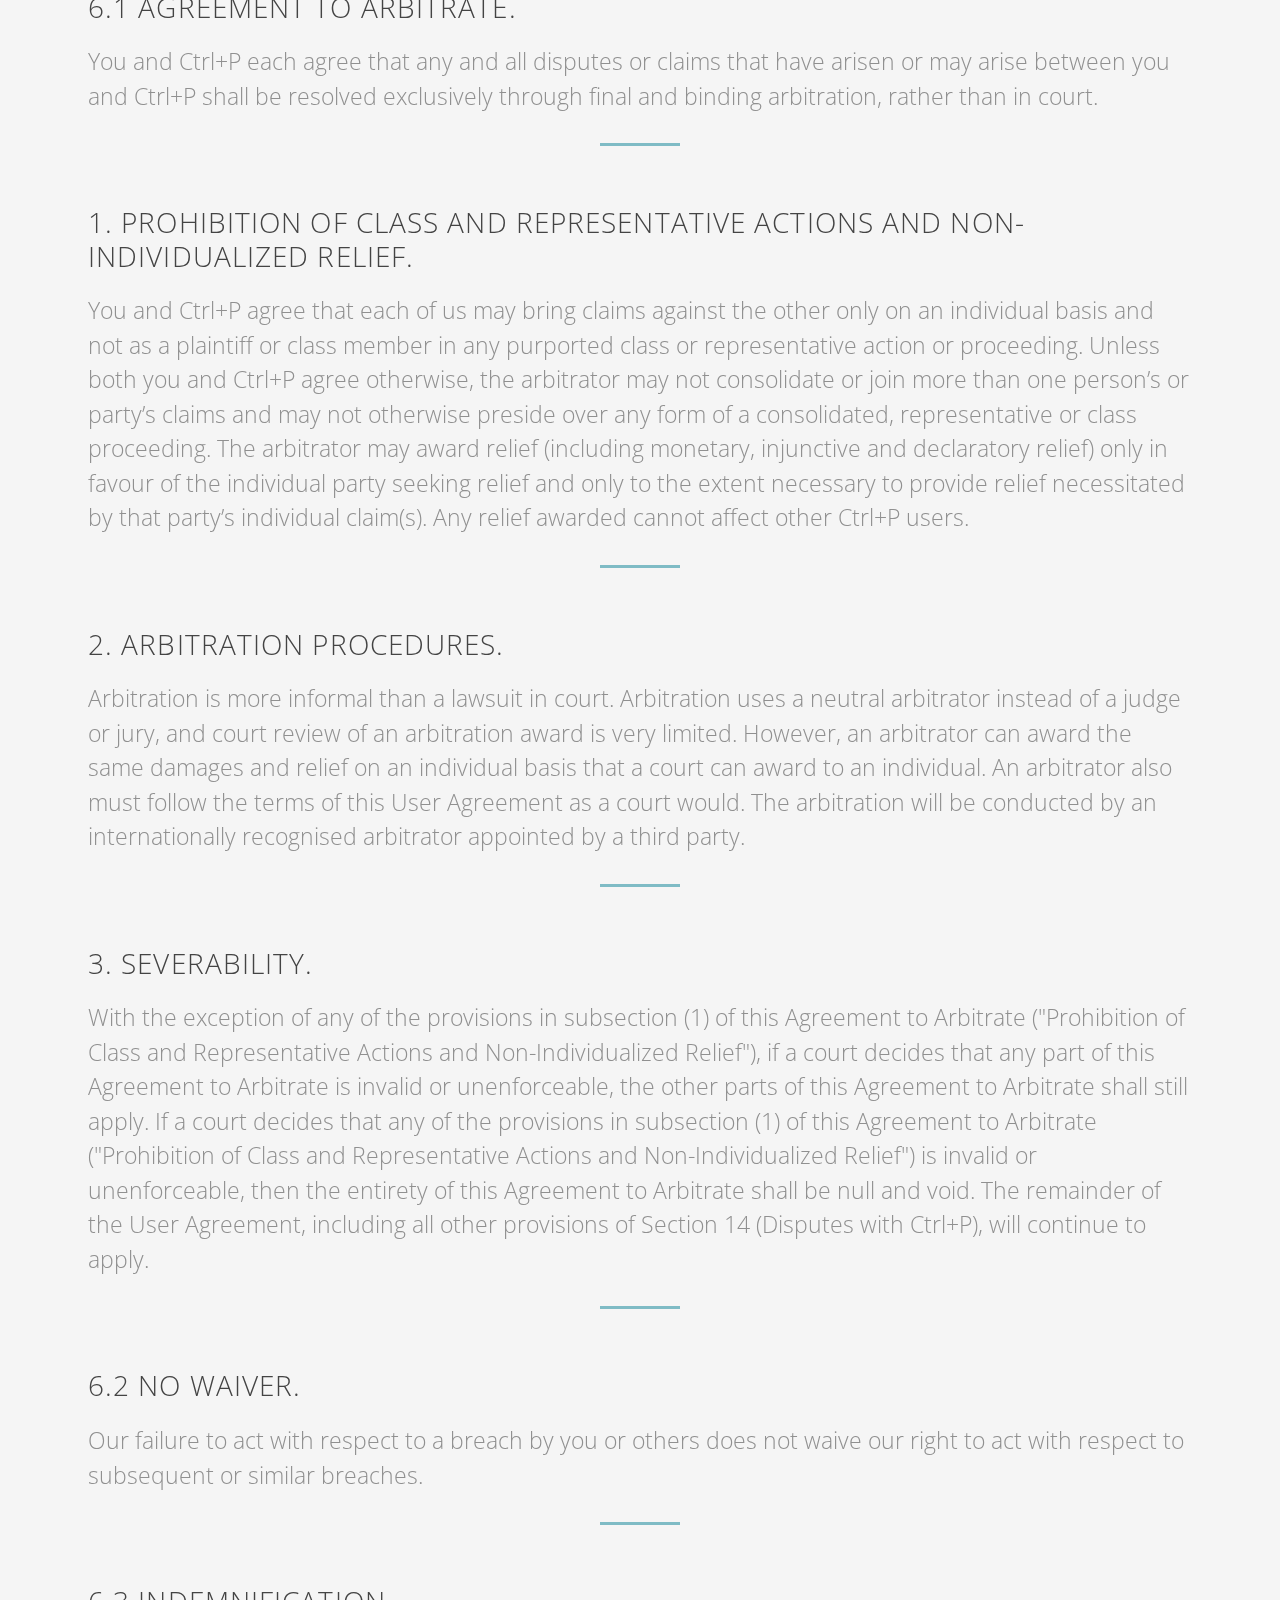
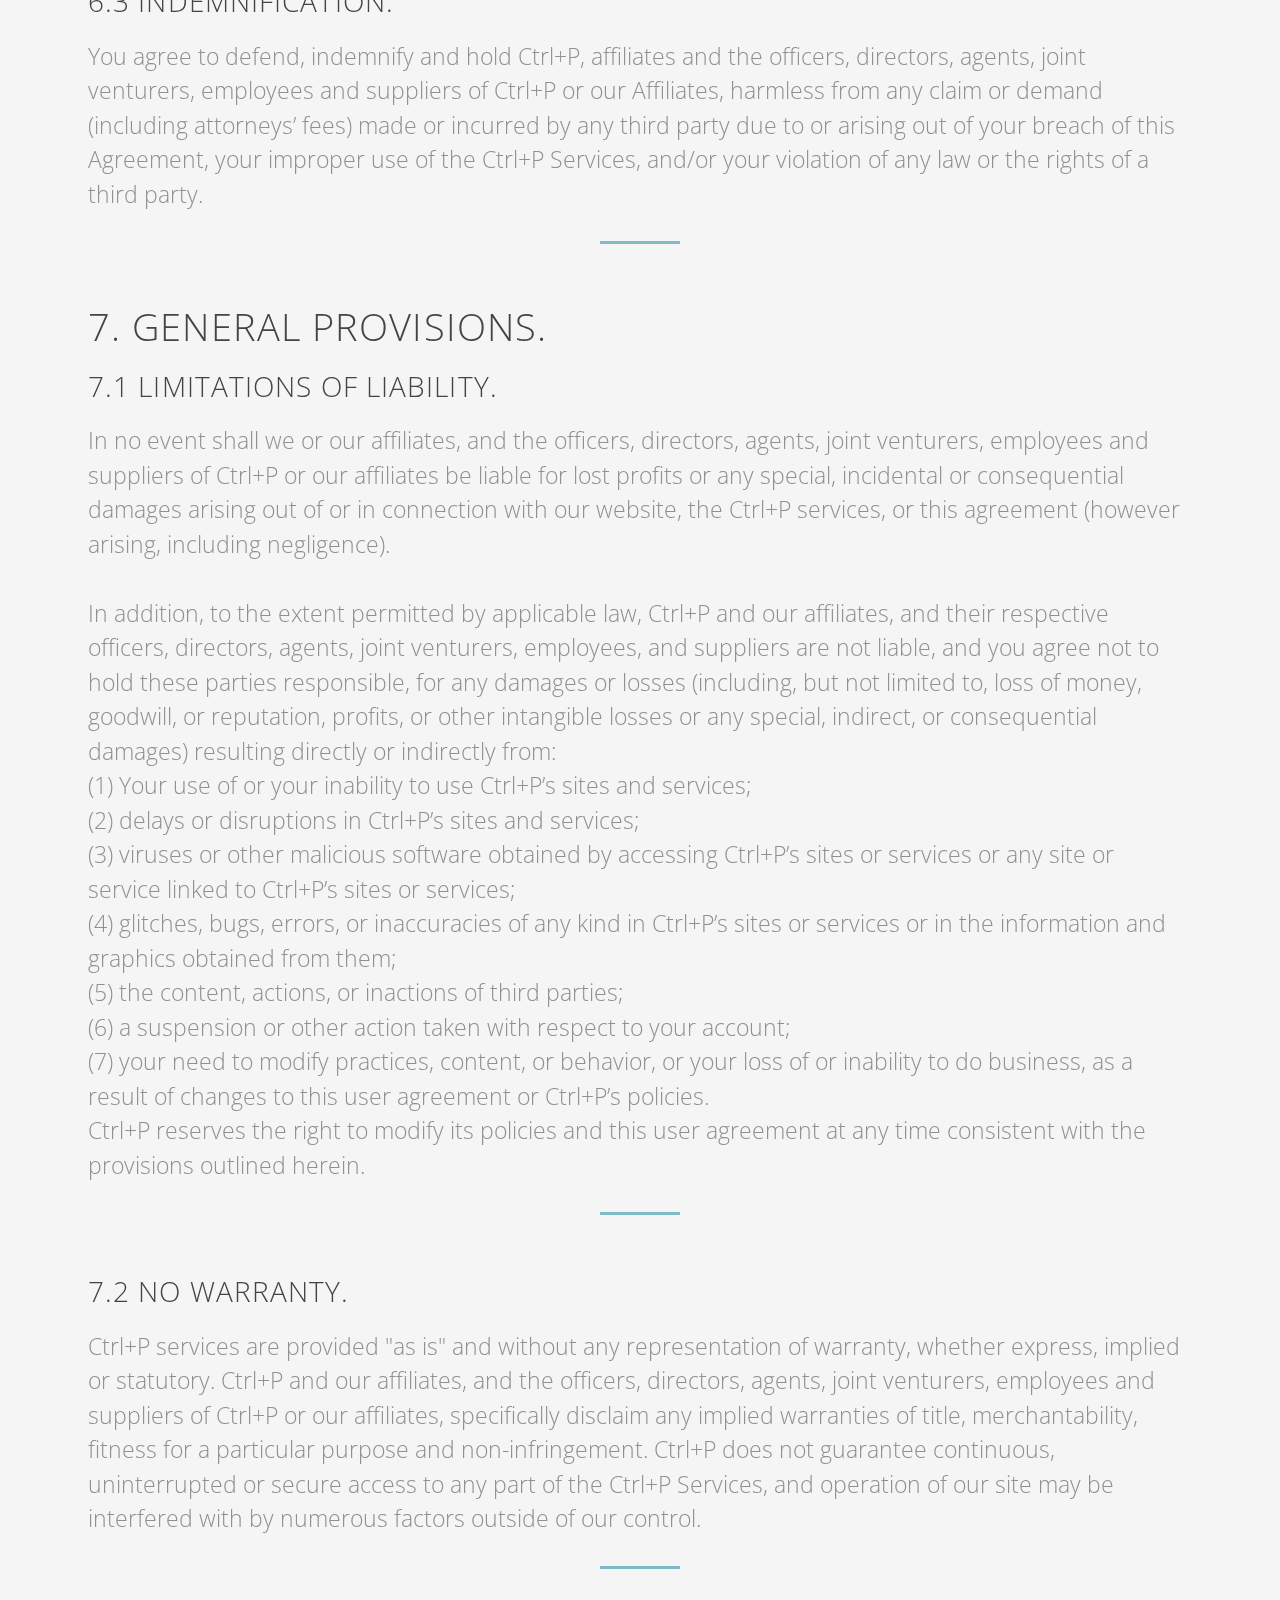
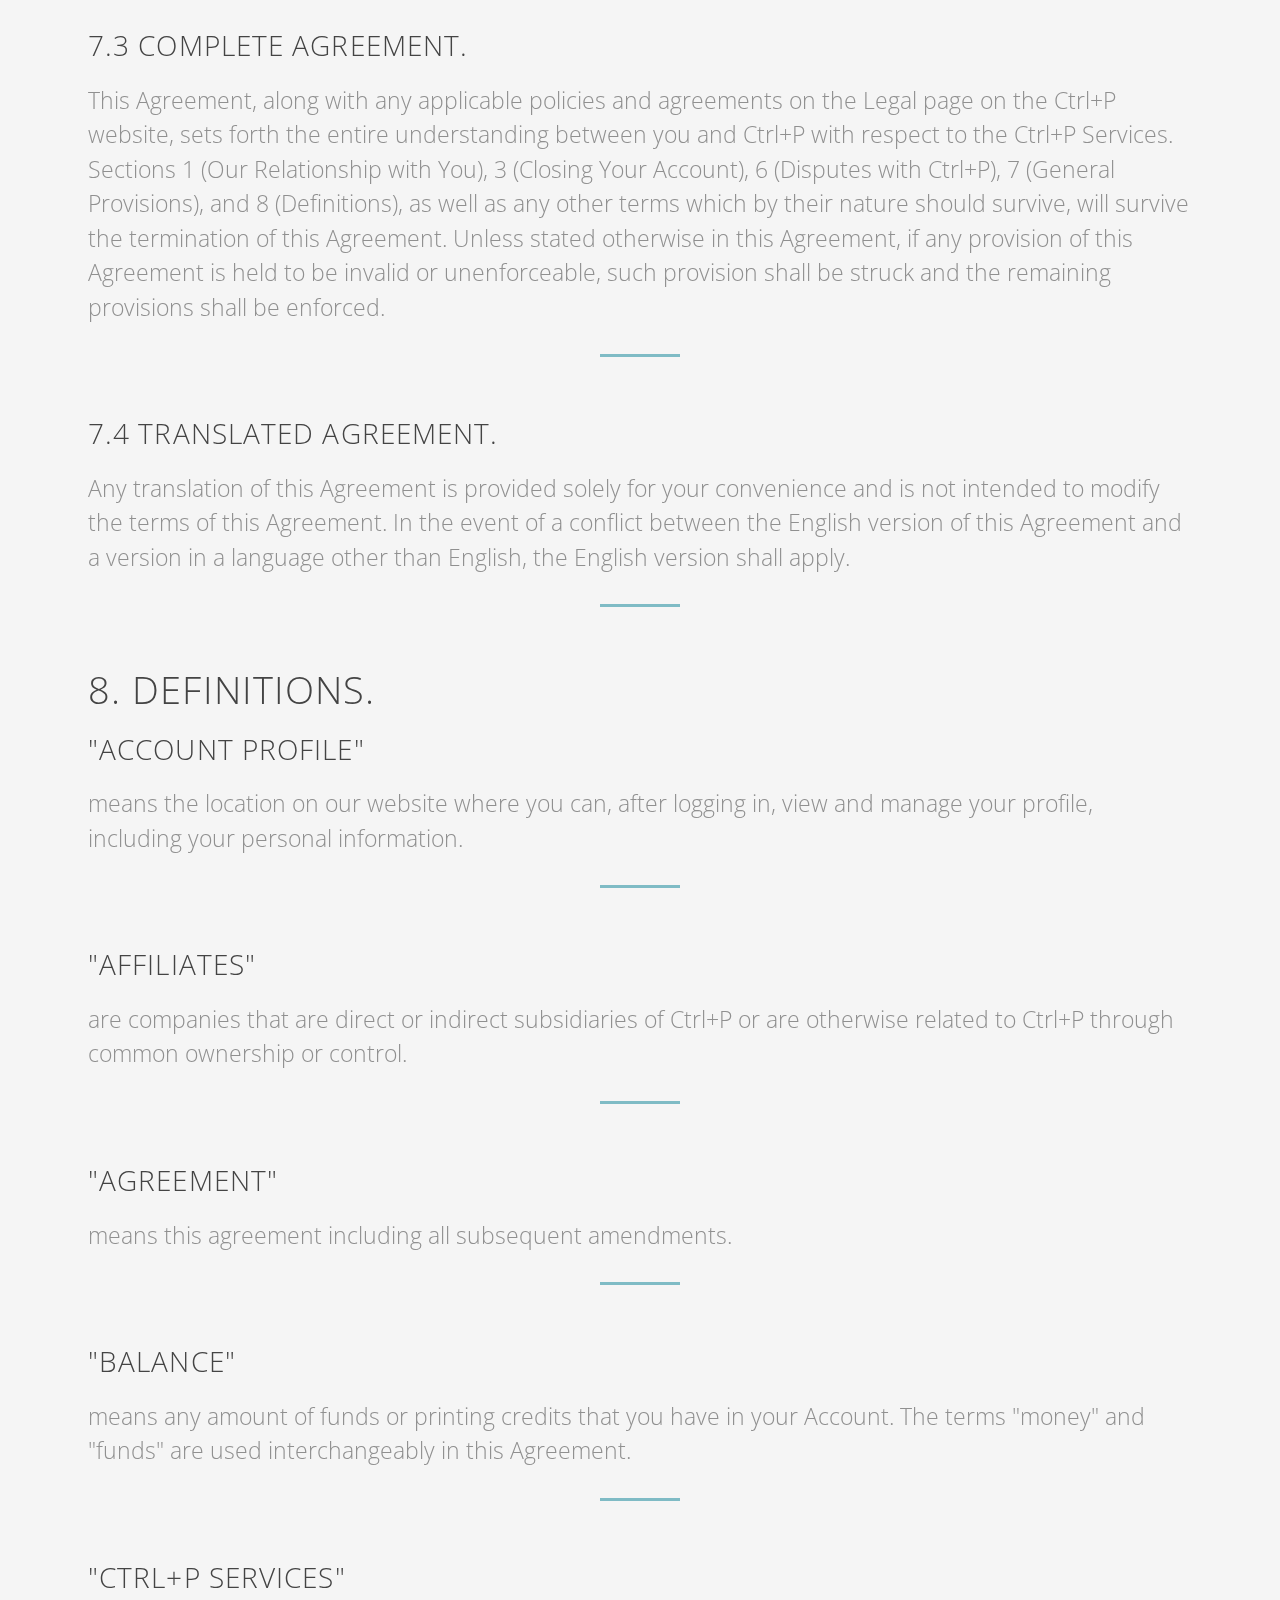
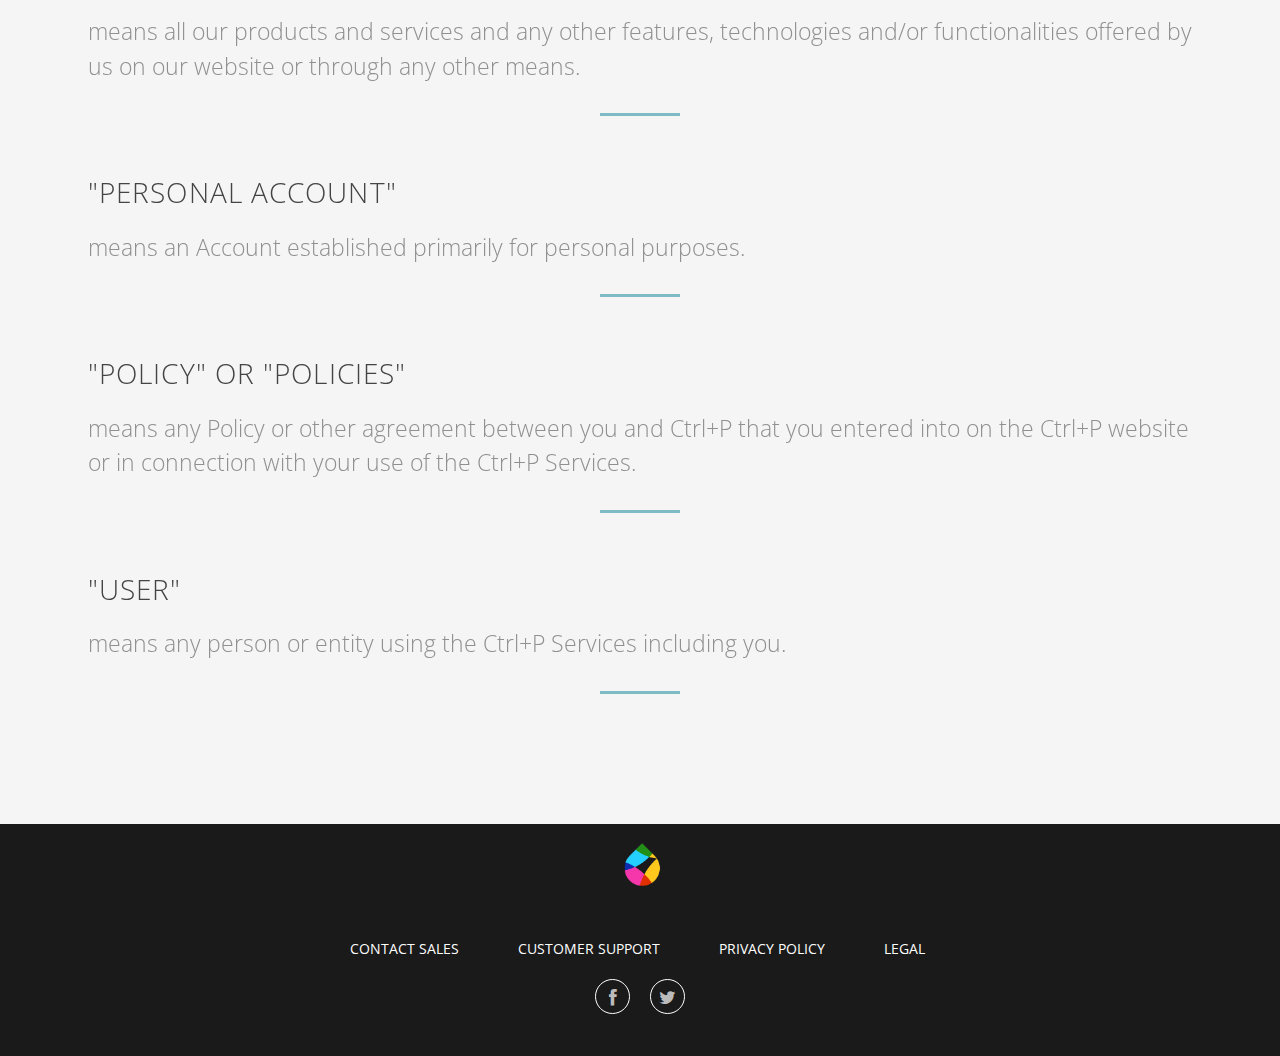
<file: legal.html>
<!DOCTYPE html>
<!--[if lt IE 7]>      <html class="no-js lt-ie9 lt-ie8 lt-ie7"> <![endif]-->
<!--[if IE 7]>         <html class="no-js lt-ie9 lt-ie8"> <![endif]-->
<!--[if IE 8]>         <html class="no-js lt-ie9"> <![endif]-->
<!--[if gt IE 8]><!-->
<html class="no-js">
<!--<![endif]-->

<head>
	<meta charset="utf-8">
	<title>HEC -- LEGAL</title>
	<meta name="description" content="">
	<meta name="viewport" content="width=device-width, initial-scale=1.0, maximum-scale=1.0">

	<!-- Place favicon.ico and apple-touch-icon.png in the root directory -->
<link rel="shortcut icon" href="/favicon.ico" type="image/x-icon">
<link rel="icon" href="img/favicon.ico" type="image/x-icon">
	<link rel="stylesheet" href="css/scripts.css">
	<link rel="stylesheet" href="font-awesome/css/font-awesome.min.css">
	<link rel="stylesheet" href="css/base.css">
	<link rel="stylesheet" href="css/grid.css">
	<link href="http://fonts.googleapis.com/css?family=Open+Sans:400,300,600,700" rel="stylesheet" type="text/css">

	<!-- Change Color Stylesheet Here -->
	<link rel="stylesheet" href="css/colors/default.css">


	<!-- TEMPLATE STYLESHEETS -->
	<link rel="stylesheet" href="css/style.css">
	<link rel="stylesheet" href="css/layout.css">

	<script src="js/vendor/modernizr-2.6.2.min.js"></script>

</head>

<body>
	<!--[if lt ie 7]>
            <p class="browsehappy">you are using an <strong>outdated</strong> browser. please <a href="http://browsehappy.com/">upgrade your browser</a> to improve your experience.</p>
        <![endif]-->

    <div class="preloader"><i class="fa fa-spinner spin"></i></div>

	<!-- STANDARD SLIDER -->
	<!--<div class="slider-wrapper" style="background-image: url('img/newbackgroundimage.jpg');">
		<ul class="main-slider bxslider">
			<li>
				<div class="caption">
					<div class="vertical-align welcome">
						<h1 style="color: white;">Ctrl+P</h1>
						<p style="color: white;">Beta</p>
						<a href="http://hec.ncitsolutions.com/register" style="color: white;" target="_blank"><button style="margin-left: 25px;background: #03b6a0;">Get Started</button></a>
					</div><!-- End .vertical-align -->
				</div><!-- End .caption -->
			</li>
		
			<!-- <li>
				<div class="caption">
					<div class="vertical-align welcome">
						<h1 class="caption-title cap-anim" data-animation="fadeInDown">Ctrl+P</h1>
						<p class="caption-subtitle cap-anim" data-animation="fadeInUp">A TEST FOR THE THEME IMPLEMENTATION</p>
					</div>End .vertical-align
				</div>End .caption
			</li> -->
			<!-- <li>
				<div class="caption">
					<div class="vertical-align welcome">
						<h1 class="caption-title cap-anim" data-animation="fadeInDown">Ctrl+P</h1>
						<p class="caption-subtitle cap-anim" data-animation="fadeInUp">Upload / Print your files</p>
					</div>End .vertical-align
				</div>End .caption
			</li> -->
		</ul><!-- End .main-slider 
		<a href="#portfolio" class="down"><i class="fa fa-angle-down"></i><span>Scroll for More</span></a>
	</div> End .slider-wrapper -->


    <div class="header solid">
		<div class="container">

			<!-- LOGO -->
			<a href="index-hec.html" class="logo">
				<!-- <img src="http://hec.ncitsolutions.com/assets/img/hec_paris.png" width="70" alt="HEC" style="margin-top: 15px;"> -->
				<img src="img/logoicon.png" width="50" alt="HEC" style="/* background: white; */"/>
			</a>

			<ul id="sn" class="main_menu">
				<!-- <li><a href="index-hec.html">Home</a></li> -->
				<li><a href="#process">For Business</a></li>
				<li><a href="http://hec.ncitsolutions.com/register">Sign up</a></li>
				
				<li><a href="http://hec.ncitsolutions.com/login">Log In</a></li>
				<!-- <li><a class="dropdown" href="#">Language</a>
					<ul>
						<li><a  href="#"> English </a></li>
						<li><a  href="#"> French </a></li>
					</ul>
				</li> -->
				<!-- <li><a class="dropdown" href="extra.html">extra</a>
					<ul>
						<li><a  href="extra.html"> Elements </a></li>
						<li><a  href="tabs.html"> Toggles, accordians and tabs </a></li>
						<li class="dropdown"><a  href="extra.html"> Third level dropdown </a>
							<ul>
								<li><a  href="extra.html"> Example </a></li>
							</ul>
						</li>
					</ul>
				</li>
				<li><a href="#contact">Contact</a></li> -->
			</ul><!-- End .main-menu -->
		</div><!-- End .container -->
    </div><!-- End .header -->


	<!-- ABOUT -->
	<!-- <section id="about" class="sect-1">
		<div class="container">
			<div class="section-title">
			<input type="button" value="Print" />
				<h1 class="title">What is Ctrl+P</h1>
				<p class="description">A Brief Explanation of CTRL+P</p>
			</div>

<p class="description" style="width: 80%;">Ctrl+P helps university students keep up with their 
workloads at school, while saving on expenses that can be better put to use elsewhere.
<br />
What Does Ctrl+P do?<br />
With Ctrl+P's mobile printing platform, 
students can print whatever they want, 
whenever they want, free of charge.<br />* Free printing comes courtesy of ads placed on 
the free pages being printed<br />
Ctrl+P is free to register and use for students at any participating universities. 
<br />Interested in getting Ctrl+P on your campus? Contact us at <br />campus@ctrlp
</p>
			<ul class="features">
				<li class="one-sixth">
					<i class="fa fa-camera"></i>
					<h5 class="title">Design</h5>
				</li>
				<li class="one-sixth">
					<i class="fa fa-flag"></i>
					<h5 class="title">Branding</h5>
				</li>
				<li class="one-sixth">
					<i class="fa fa-bolt"></i>
					<h5 class="title">SEO</h5>
				</li>
				<li class="one-sixth">
					<i class="fa fa-cog"></i>
					<h5 class="title">Illustration</h5>
				</li>
				<li class="one-sixth">
					<i class="fa fa-coffee"></i>
					<h5 class="title">Marketing</h5>
				</li>
				<li class="one-sixth last">
					<i class="fa fa-leaf"></i>
					<h5 class="title">Logos</h5>
				</li>
			</ul>
		</div>End .container
	</section> -->


	<!-- PORTFOLIO -->
	<!-- <section id="Howtouse" class="portfolio-wrapper sect-2">
		<div class="container">

			<div class="section-title">
				<h1 class="title">How to Use Ctrl+P BETA</h1>
				<p class="description">Students can utilize their Ctrl+P 
				BETA accounts via terminals set up on their campuses - Personal accounts 
				are created using school e-mail addresses. Once registered, students will 
				have access to Ctrl+P's web application via the campus terminals where they 
				can upload documents and manage their print queues.
</p>
			</div>

			<div class="one-half process-slider-wrap">
				<ul class="process-slider bxslider">
					<li>
						<img src="img/logo1.png" alt=""/>
					</li>
					<li>
						<img src="img/logo1woletter.png" alt=""/>
					</li>
					 <li>
						<img src="img/process/CTRL-P.png" alt=""/>
					</li> 
				</ul>End .process-slider
			</div>End one-half

			<div class="one-half last">
				<ul class="process-list2">
					<li class="current">
						<i class="fa fa-camera"></i>
						<h4 class="process-title">Upload Your Files</h4>
						<p>Currently, students will be provided a balance of XX pages per month. 
						Any pages not used will be rolled into the following month's balance.</p>
					</li>
					<li>
						<i class="fa fa-camera"></i>
						<h4 class="process-title">Chat With Us</h4>
						<p>Lorem ipsum dolor sit amet, consectetur adipisicing elit. Vitae facere consequuntur debitis aliquid dolorum temporibus.</p>
					</li>
					<li>
						<i class="fa fa-camera"></i>
						<h4 class="process-title">Review Our Ideas</h4>
						<p>Simple to use and, best of all, free, Ctrl+P is here to make student lives 
						a little less stressful. Get started here!</p>
					</li>
				</ul>
			</div>End .one-half
		</div>End .container
	</section> -->
<!-- PORTFOLIO -->
	<section id="portfolio" class="portfolio-wrapper sect-2" style="text-align: left;">
		<div class="container" style="text-align: left;">

			<div class="section-title" style="text-align: left;">
				<h1 class="title" style="text-align: left;">Ctrl+P User Agreement</h1>
				<p class="description" style="text-align: left; width: 100%;">This User Agreement ("Agreement") is a contract between you and Ctrl+P and applies to your use of the Ctrl+P services. You must read, agree with and accept all of the terms and conditions contained in this Agreement. This agreement was written in English. To the extent any translated version of this agreement conflicts with the English version, the  English version shall be taken as the legally valid version.

We may amend this Agreement at any time by posting a revised version on our website. The revised version will be effective at the time we post it. In addition, if the revised version includes a Substantial Change, we will provide you with 30 Days' prior notice of any Substantial Change by posting notice on our website.

We may close, suspend, or limit your access to your Account or the Ctrl+P services, and/or limit access to your Balance if you violate this Agreement, any other agreement you enter into with Ctrl+P, or as otherwise specified in this Agreement or other agreement you have entered into with Ctrl+P.			</p> 
			
			
			
			<h1 class="title" style="text-align: left;">1. Our Relationship with You.</h1>
				<h3 class="title" style="text-align: left;">1.1 Your Privacy.</h3> <p class="description" style="text-align: left; width: 100%;">Protecting your privacy is very important to Ctrl+P. Please review our Privacy Policy in order to better understand our commitment to maintaining your privacy, as well as our use and disclosure of your Information.</p>

								<h3 class="title" style="text-align: left;">1.2 Intellectual Property.</h3><p class="description" style="text-align: left; width: 100%;"> "Ctrl+P.co", "Ctrl+P", and all logos related to the Ctrl+P Services are either trademarks or registered trademarks of Ctrl+P. You may not copy, imitate or use them without our prior written consent. In addition, all page headers, custom graphics, button icons, and scripts are service marks, trademarks, and/or trade dress of Ctrl+P. You may not copy, imitate, or use them without our prior written consent.</p> 

								<h3 class="title" style="text-align: left;">1.3 Notices to You.</h3><p class="description" style="text-align: left; width: 100%;"> You agree that Ctrl+P may provide you Communications about your Account and the Ctrl+P Services electronically. Any electronic Communications will be considered to be received by you within 24 hours after the time we post it to our website or email it to you. Any Communications sent to you by postal mail will be considered to be received by you 3 Business Days after we send it.
				</p> 
		
		<h1 class="title" style="text-align: left;">2. Accounts</h1>
<h3 class="title" style="text-align: left;">2.1 Undertakings.</h3> <p class="description" style="text-align: left; width: 100%;">Ctrl+P users provide their real names and information, and we need your help to keep it that way. Here are some commitments that you make to us relating to registering and maintaining the security of your account:
<br /><br />
1. You will not provide any false personal information on Ctrl+P or create an account for anyone other than yourself without permission.<br /><br />
2. You will not create more than one personal account.<br /><br />
3. If we disable your account, you will not create another one without our permission.<br /><br />
4. You will not use Facebook if you are under 13.<br /><br />
5. You will not transfer your account to anyone without first getting our written permission.
</p>

								
		
		
		
			<h1 class="title" style="text-align: left;">3. Closing Your Account.</h1>
			<h3 class="title" style="text-align: left;">3.1 How to Close Your Account.</h3>
				<p class="description" style="text-align: left; width: 100%;">
				You may close your Account at any time by following 
				the instructions in your Account Profile. 
				Upon Account closure, we will cancel any 
				pending transactions and you will forfeit any Balances.
			</p> 
			<h3 class="title" style="text-align: left;">3.2 Limitations on Closing Your Account.</h3>
				<p class="description" style="text-align: left; width: 100%;">
				You may not close your Account to evade an investigation. You will 
				remain liable for all obligations related to your Account 
				even after the Account is closed.
			</p> 
			
			<h3 class="title" style="text-align: left;">3.3 Dormant Accounts.</h3>
				<p class="description" style="text-align: left; width: 100%;">
				If you do not log in to your Account for one or more years, 
				Ctrl+P may close your Account.

			</p>

		<h1 class="title" style="text-align: left;">4. Payments.</h1>
			<h3 class="title" style="text-align: left;">4.1 Payments.</h3>
				<p class="description" style="text-align: left; width: 100%;">
				 If you make a payment on Ctrl+P you agree to our Payments Terms.
				</p>
				
				
				
				<h1 class="title" style="text-align: left;">5. Restricted Activities.</h1>
			<h3 class="title" style="text-align: left;">5.1 Restricted Activities.</h3>
				<p class="description" style="text-align: left; width: 100%;">
				 In connection with your use of our website, your Account, 
				 the Ctrl+P Services, or in the course of your interactions with Ctrl+P you will not:<br /><br />
				 1. Breach this Agreement or any other agreement or policy that you have agreed to with Ctrl+P;<br /><br />
				 2. Violate any law, statute, ordinance, or regulation;<br /><br />
				 3. Infringe Ctrl+P's or any third party's copyright, patent, trademark, trade secret or other intellectual property rights, or rights of publicity or privacy;<br /><br />
				 4. Act in a manner that is defamatory, trade libelous, threatening or harassing;<br /><br />
				 5. Provide false, inaccurate or misleading information;<br /><br />
				 6. Refuse to cooperate in an investigation or provide confirmation of your identity or any Information you provide to us;<br /><br />
				 7. Use your Account or the Ctrl+P Services in a manner that Ctrl+P reasonably believes to be an abuse of the Ctrl+P Services;<br /><br />
				 8. Allow your Account to have a negative Balance;<br /><br />
				 9. Take any action that imposes an unreasonable or disproportionately large load on our infrastructure; facilitate any viruses, Trojan horses, worms or other computer programming routines that may damage, detrimentally interfere with, surreptitiously intercept or expropriate any system, data or Information; use an anonymizing proxy; use any robot, spider, other automatic device, or manual process to monitor or copy our website without our prior written permission; or use any device, software or routine to bypass our robot exclusion headers, or interfere or attempt to interfere with our website or the Ctrl+P Services;<br /><br />
				 10. Take any action that may cause us to lose any of the services from our Internet service providers, payment processors, or other suppliers;<br /><br />
				 11. Circumvent any Ctrl+P policy or determinations about your Account such as temporary or indefinite suspensions or other Account holds, limitations or restrictions, including, but not limited to, engaging in the following actions: attempting to create new or additional Ctrl+P Account(s) when an Account has a negative balance or has been restricted, suspended or otherwise limited; creating new or additional Ctrl+P Accounts using information that is not your own (e.g. name, address, email address, etc.); or using someone else’s Ctrl+P Account;<br /><br />
				 12. Harass our employees, agents, or other users.<br /><br />

				</p>
				
				
				
				<h1 class="title" style="text-align: left;">6. Disputes with Ctrl+P.</h1>
				<h3 class="title" style="text-align: left;">6.1 Agreement to Arbitrate.</h3>
				<p class="description" style="text-align: left; width: 100%;">
				You and Ctrl+P each agree that any and all disputes or claims that have arisen or may arise between you and Ctrl+P shall be resolved exclusively through final and binding arbitration, rather than in court.
				</p>
				
				<h3 class="title" style="text-align: left;">1. Prohibition of Class and Representative Actions and Non-Individualized Relief.</h3>
				<p class="description" style="text-align: left; width: 100%;">
				You and Ctrl+P agree that each of us may bring claims against the other only on an 
				individual basis and not as a plaintiff or class member in any purported class or 
				representative action or proceeding. Unless both you and Ctrl+P agree otherwise, 
				the arbitrator may not consolidate or join more than one person’s or party’s claims
				 and may not otherwise preside over any form of a consolidated, representative or 
				 class proceeding. The arbitrator may award relief (including monetary, injunctive 
				 and declaratory relief) only in favour of the individual party seeking relief and 
				 only to the extent necessary to provide relief necessitated by that party’s 
				 individual claim(s). Any relief awarded cannot affect other Ctrl+P users.
				</p>
				
				
				
				<h3 class="title" style="text-align: left;">2. Arbitration Procedures.</h3>
				<p class="description" style="text-align: left; width: 100%;">
				Arbitration is more informal than a lawsuit in court. 
				Arbitration uses a neutral arbitrator instead of a judge or jury, 
				and court review of an arbitration award is very limited. However, 
				an arbitrator can award the same damages and relief on an individual 
				basis that a court can award to an individual. An arbitrator also must 
				follow the terms of this User Agreement as a court would.
				The arbitration will be conducted by an internationally recognised arbitrator  
				appointed by a third party.
				</p>
				
				
				<h3 class="title" style="text-align: left;">3. Severability.</h3>
				<p class="description" style="text-align: left; width: 100%;">
				With the exception of any of the provisions in subsection (1) of this 
				Agreement to Arbitrate ("Prohibition of Class and Representative Actions 
				and Non-Individualized Relief"), if a court decides that any part of this 
				Agreement to Arbitrate is invalid or unenforceable, the other parts of this 
				Agreement to Arbitrate shall still apply. If a court decides that any of the 
				provisions in subsection (1) of this Agreement to Arbitrate 
				("Prohibition of Class and Representative Actions and Non-Individualized Relief") 
				is invalid or unenforceable, then the entirety of this Agreement to Arbitrate shall 
				be null and void. The remainder of the User Agreement, including all other provisions 
				of Section 14 (Disputes with Ctrl+P), will continue to apply.
				</p>
				
				
				
				
				<h3 class="title" style="text-align: left;">6.2 No Waiver.</h3>
				<p class="description" style="text-align: left; width: 100%;">
				Our failure to act with respect to a breach by you or others does not waive 
				our right to act with respect to subsequent or similar breaches.
				</p>
				
				<h3 class="title" style="text-align: left;">6.3 Indemnification.</h3>
				<p class="description" style="text-align: left; width: 100%;">
				You agree to defend, indemnify and hold Ctrl+P, affiliates and the officers, 
				directors, agents, joint venturers, employees and suppliers of Ctrl+P or our 
				Affiliates, harmless from any claim or demand (including attorneys’ fees) made 
				or incurred by any third party due to or arising out of your breach of this 
				Agreement, your improper use of the Ctrl+P Services, and/or your violation of 
				any law or the rights of a third party.
				</p>
				
				
				
				<h1 class="title" style="text-align: left;">7. General Provisions.</h1>
				<h3 class="title" style="text-align: left;">7.1 Limitations of Liability.</h3>
				<p class="description" style="text-align: left; width: 100%;">
				In no event shall we or our affiliates, and the officers, directors, 
				agents, joint venturers, employees and suppliers of Ctrl+P or our 
				affiliates be liable for lost profits or any special, incidental or 
				consequential damages arising out of or in connection with our website, 
				the Ctrl+P services, or this agreement (however arising, including negligence).<br /><br />
				In addition, to the extent permitted by applicable law, Ctrl+P and our affiliates, 
				and their respective officers, directors, agents, joint venturers, employees, 
				and suppliers are not liable, and you agree not to hold these parties responsible, 
				for any damages or losses (including, but not limited to, loss of money, goodwill, 
				or reputation, profits, or other intangible losses or any special, indirect, or 
				consequential damages) resulting directly or indirectly from: <br />
				(1) Your use of or your inability to use Ctrl+P’s sites and services;  <br />
				(2) delays or disruptions in Ctrl+P’s sites and services;  <br />
				(3) viruses or other malicious software obtained by accessing Ctrl+P’s 
				sites or services or any site or service linked to Ctrl+P’s sites or services;  <br />
				(4) glitches, bugs, errors, or inaccuracies of any kind in Ctrl+P’s sites or services or in the information and graphics obtained from them; <br /> 
				(5) the content, actions, or inactions of third parties;  <br />
				(6) a suspension or other action taken with respect to your account;  <br />
				(7) your need to modify practices, content, or behavior, or your loss of or inability to do business, as a result 
				of changes to this user agreement or Ctrl+P’s policies. <br /> 
				Ctrl+P reserves the right to modify its policies and this user agreement 
				at any time consistent with the provisions outlined herein.
				</p>
				
				<h3 class="title" style="text-align: left;">7.2 No Warranty.</h3>
				<p class="description" style="text-align: left; width: 100%;">
				Ctrl+P services are provided "as is" and without any representation of warranty, 
				whether express, implied or statutory. Ctrl+P and our affiliates, and the officers, 
				directors, agents, joint venturers, employees and suppliers of Ctrl+P or our affiliates, 
				specifically disclaim any implied warranties of title, merchantability, fitness for a 
				particular purpose and non-infringement. Ctrl+P does not guarantee continuous, 
				uninterrupted or secure access to any part of the Ctrl+P Services, and operation of our 
				site may be interfered with by numerous factors outside of our control. 
				</p>
				
				<h3 class="title" style="text-align: left;">7.3 Complete Agreement.</h3>
				<p class="description" style="text-align: left; width: 100%;">
				This Agreement, along with any applicable policies and agreements on 
				the Legal page on the Ctrl+P website, sets forth the entire understanding 
				between you and Ctrl+P with respect to the Ctrl+P Services. Sections 1 
				(Our Relationship with You), 3 (Closing Your Account), 6 (Disputes with Ctrl+P), 
				7 (General Provisions), and 8 (Definitions), as well as any other terms which 
				by their nature should survive, will survive the termination of this Agreement. 
				Unless stated otherwise in this Agreement, if any provision of this Agreement 
				is held to be invalid or unenforceable, such provision shall be struck and the 
				remaining provisions shall be enforced.
				</p>
				
				<h3 class="title" style="text-align: left;">7.4 Translated Agreement.</h3>
				<p class="description" style="text-align: left; width: 100%;">
				Any translation of this Agreement is provided solely for your convenience and 
				is not intended to modify the terms of this Agreement. In the event of a conflict 
				between the English version of this Agreement and a version in a language other than 
				English, the English version shall apply.
				</p>
				
				
				<h1 class="title" style="text-align: left;">8. Definitions.</h1>
				<h3 class="title" style="text-align: left;">"Account Profile"</h3>
				<p class="description" style="text-align: left; width: 100%;">
				means the location on our website where you can, after logging in, view and 
				manage your profile, including your personal information.
				</p>
				
				
				<h3 class="title" style="text-align: left;">"Affiliates"</h3>
				<p class="description" style="text-align: left; width: 100%;">
				are companies that are direct or indirect subsidiaries of Ctrl+P or 
				are otherwise related to Ctrl+P through common ownership or control.
				</p>
				
				<h3 class="title" style="text-align: left;">"Agreement"</h3>
				<p class="description" style="text-align: left; width: 100%;">
				means this agreement including all subsequent amendments.
				</p>
				
				
				<h3 class="title" style="text-align: left;">"Balance"</h3>
				<p class="description" style="text-align: left; width: 100%;">
				means any amount of funds or printing credits that you have in your Account. 
				The terms "money" and "funds" are used interchangeably in this Agreement.
				</p>
				
				
				<h3 class="title" style="text-align: left;">"Ctrl+P Services"</h3>
				<p class="description" style="text-align: left; width: 100%;">
				means all our products and services and any other features, technologies 
				and/or functionalities offered by us on our website or through any other means.
				</p>
				
				
				<h3 class="title" style="text-align: left;">"Personal Account"</h3>
				<p class="description" style="text-align: left; width: 100%;">
				means an Account established primarily for personal purposes.
				</p>
				
				
				<h3 class="title" style="text-align: left;">"Policy" or "Policies"</h3>
				<p class="description" style="text-align: left; width: 100%;">
				means any Policy or other agreement between you and Ctrl+P that you entered into 
				on the Ctrl+P website or in connection with your use of the Ctrl+P Services.
				</p>
				
				
				<h3 class="title" style="text-align: left;">"User"</h3>
				<p class="description" style="text-align: left; width: 100%;">
				means any person or entity using the Ctrl+P Services including you.
				</p>
				
				
				
			</div>
			
			<!-- CATEGORIES -->
			<!-- <ul class="filter-menu">
				<li class="selected" data-cat="*">All</li>
				<li data-cat="branding">Branding</li>
				<li data-cat="photography">Photography</li>
				<li data-cat="art">Art</li>
			</ul>End .filter-menu -->
		</div><!-- End .container -->

		<!-- HOOK FOR PROJECT VIEWER -->
		<div class="project-wrapper"></div>

	</section>



	<section class="footer">
		<!-- <img class="footer-logo" src="http://hec.ncitsolutions.com/assets/img/hec_paris.png" width="50" alt=""> -->
		<img  class="footer-logo" src="img/logoicon.png" width="50" alt="HEC" style="/* background: white; */"/>
		<div class="address">
		<ul id="menu" class="main_menu" style="float: inherit;">
		<li><a href="mailto:business@ctrl-p.co">Contact Sales</a></li>
		<li>	<a href="#support">Customer Support</a></li>
		<!-- <li>	<a href="#">About Us</a></li> -->
		<li>	<a href="privacy-policy.html">Privacy Policy</a></li>
		<li>	<a href="legal.html">Legal</a></li>
		
			</ul>
			<ul class="social-icons">
		<li>	<a href="https://www.facebook.com/controle.p" target="_blank"><i class="fa fa-facebook"></i></a>
		<li><a href="https://twitter.com/Controle_P" target="_blank"><i class="fa fa-twitter"></i></a>
			
	
			</ul>
		</div><!-- End .address -->

		<!-- <ul class="social-icons">
			<li><a href="#"><i class="fa fa-dribbble"></i></a></li>
			<li><a href="#"><i class="fa fa-linkedin"></i></a></li>
			<li><a href="#"><i class="fa fa-twitter"></i></a></li>
			<li><a href="#"><i class="fa fa-facebook"></i></a></li>
		</ul> -->

		<!-- <div class="copy">&copy; 2014 HEC</div> -->
	</section>

	<!-- JQUERY -->
    <script src="js/vendor/jquery.min.js"></script>

	<!-- PLUGINS -->
    <script type="text/javascript" src="http://maps.google.com/maps/api/js?sensor=false"></script>
    <script src="js/scripts.js"></script>
    <script src="js/plugins.js"></script>

	<!-- THEME SCRIPT -->
    <script src="js/main.js"></script>


</body>

</html>
</file>
<file: css/base.css>
/*
* Skeleton V1.2
* Copyright 2011, Dave Gamache
* www.getskeleton.com
* Free to use under the MIT license.
* http://www.opensource.org/licenses/mit-license.php
* 6/20/2012
*/


/* Table of Content
==================================================
    #Reset & Basics
    #Basic Styles
    #Site Styles
    #Typography
    #Links
    #Lists
    #Images
    #Buttons
    #Forms
    #Forms
    #Helpers
    #Grid */

/* #Reset & Basics (Inspired by E. Meyers)
================================================== */

html,
body,
div,
span,
applet,
object,
iframe,
h1,
h2,
h3,
h4,
h5,
h6,
p,
blockquote,
pre,
a,
abbr,
acronym,
address,
big,
cite,
code,
del,
dfn,
em,
img,
ins,
kbd,
q,
s,
samp,
small,
strike,
strong,
sub,
sup,
tt,
var,
b,
u,
i,
center,
dl,
dt,
dd,
ol,
ul,
li,
fieldset,
form,
label,
legend,
table,
caption,
tbody,
tfoot,
thead,
tr,
th,
td,
article,
aside,
canvas,
details,
embed,
figure,
figcaption,
footer,
header,
hgroup,
menu,
nav,
output,
ruby,
section,
summary,
time,
mark,
audio,
video {
    margin: 0;
    padding: 0;
    border: 0;
    font: inherit;
    font-size: 100%;
    vertical-align: baseline;
}

article,
aside,
details,
figcaption,
figure,
footer,
header,
hgroup,
menu,
nav,
section {
    display: block;
}

ol,
ul {
    list-style: none;
}

blockquote, q {
        quotes: none;
}

blockquote:before, blockquote:after,
q:before, q:after {
        content: '';
        content: none;
}

table {
    border-collapse: collapse;
    border-spacing: 0;
}

*,
*:before,
*:after {
    -moz-box-sizing: border-box;
    -webkit-box-sizing: border-box;
    box-sizing: border-box;
}


/* #Basic Styles
================================================== */

html, body {
    height: 100%;
}

body {
    font: 14px/1.5 'Open Sans', sans-serif;
    color: #909090;
    font-weight: 300;
    -webkit-font-smoothing: antialiased;
    -webkit-text-size-adjust: 100%;
    -webkit-tab-highlight-color: green;
    overflow: auto;
    
}

/* #Typography
================================================== */

h1, h2, h3, h4, h5, h6 {
    color: #444;
    font-weight: 300;
    -webkit-font-smoothing: antialiased;
    margin-bottom: 10px;
    letter-spacing: 1.1px;
}

h1 a, h2 a, h3 a, h4 a, h5 a, h6 a { font-weight: inherit; }
h1 { font-size: 38px; line-height: 1.2; }
h2 { font-size: 20px; line-height: 1.2; }
h3 { font-size: 28px; line-height: 1.2; }
h4 { font-size: 18px; line-height: 1.3; }
h5 { font-size: 17px; line-height: 1.4; }
h6 { font-size: 14px; line-height: 1.5; text-transform: uppercase;}

h1, h2, h3 {
    margin-bottom: 20px;
}

.subheader {
    color: #aaa;
}

p {
    margin: 0 0 20px;
}

p img {
    margin: 0;
}

p.lead {
    font-size: 21px;
    line-height: 27px;
    color: #aaa;
}

em {
    font-style: italic;
}

strong {
    font-weight: 400;
}

small { 
    font-size: 80%;
}

/*  Blockquotes  */
blockquote, blockquote p { font-size: 17px; line-height: 24px; color: #777; font-style: italic; }
blockquote {
    background-color: #f5f5f5;
    margin: 0 0 20px;
    padding: 17px 20px 2px 19px;
    border-left: 2px solid #ddd;
}
blockquote cite { display: block; font-size: 12px; color: #555; }
blockquote cite:before { content: "\2014 \0020"; }
blockquote cite a, blockquote cite a:visited, blockquote cite a:visited { color: #555; }

hr {
    border: none;
    border-bottom: 1px solid #E9E9E9;
    clear: both;
    height: 0;
    left: 50%;
    margin: 0 0 40px 0;
    padding-top: 20px;
}

hr.section {
    padding-top: 60px;
    margin: 0 0 60px 0;
}

hr.small {
    padding-top: 10px;
    margin: 0 0 30px 0;
}


/* #Links
================================================== */

a {
    -o-transition:.5s;
    -ms-transition:.5s;
    -moz-transition:.5s;
    -webkit-transition:.5s;
    transition:.5s;

    /* Remove gray flash on mobile */
    /*-webkit-tab-highlight-color: rgb(255,0,0,0.5);*/
    -webkit-tab-highlight-color: blue;
}

a {
    text-decoration: none;
    color: #444;
}

a:hover,
a:focus {
    color: #888;
    outline: 0;
}

p a,
p a:visited {
    line-height: inherit;
}

/* #Lists
================================================== */

ul {
    list-style: none outside;
}

ol {
    list-style: decimal;
}

ol,
ul.square,
ul.circle,
ul.disc {
    margin-left: 17px;
    margin-bottom: 20px;
}

.list {
    margin-bottom: 20px;
}

.list li {
    margin-bottom: 7px;
}

.list i {
    color: #444;
    padding-right: 14px;
}

ul.square {
    list-style: square outside;
}

ul.circle {
    list-style: circle outside;
}

ul.disc {
    list-style: disc outside;
}

ul ul,
ul ol,
ol ol,
ol ul {
    margin: 4px 0 5px 30px;
    font-size: 90%;
}

ul ul li,
ul ol li,
ol ol li,
ol ul li {
    margin-bottom: 6px;
}

li {
    margin: 0;
    line-height: 20px;
}

ul.large li {
    line-height: 25px;
}

/* #Images
================================================== */

img.scale-with-grid {
    height: auto;
    max-width: 100%;
}

/* #Buttons
================================================== */

/* DEFAULT BUTTON */
.button,
button,
input[type="submit"],
input[type="reset"],
input[type="button"] {
    border: none;
    background: #777;
    display: inline-block;
    padding: 8px 30px;
    text-decoration: none;
    font-size: 14px;
    font-weight: 300;
    font-family: inherit;
    line-height: normal;
    margin: 0 20px 20px 0;
    color: white;
    cursor: pointer;
    outline: none;
    -webkit-transition:.5s;
    -moz-transition:.5s;
    -o-transition:.5s;
    -ms-transition:.5s;
    transition:.5s;
    -webkit-appearance: none;
    text-transform: uppercase;
    text-align: left;
}

/* DEFAULT BUTTON HOVER */
.button:hover,
 button:hover,
 input[type="submit"]:hover,
 input[type="reset"]:hover,
 input[type="button"]:hover {
    background: #424242;
    color: white;
}

/* BUTTONS WITH ICONS*/
.button i {
    padding: 0 15px 0 0;
}

/* LAST BUTTON */
.button.last,
button.last,
input[type="submit"].last,
input[type="reset"].last,
input[type="button"].last {
    margin-right: 0;
}

/* OUTLINE BUTTONS */
.button.outline,
button.outline,
input[type="submit"].outline,
input[type="reset"].outline,
input[type="button"].outline {
    background: none;
    border: 1px solid #d0d0d0;
    box-shadow: none;
    color: #7fbbc4;
}

.button.outline:hover,
button.outline:hover,
input[type="submit"].outline:hover,
input[type="reset"].outline:hover,
input[type="button"].outline:hover {
    border-color: #a0a0a0;
}

/* COLOR BUTTONS */
.button.color, 
button.color,
input[type="submit"].color,
input[type="reset"].color,
input[type="button"].color {
    background: #7fbbc5;
    color: #ff;
}

.button.color:hover, 
button.color:hover,
input[type="submit"].color:hover,
input[type="reset"].color:hover,
input[type="button"].color:hover {
    background: #888;
}

.button:active,
button:active,
input[type="submit"]:active,
input[type="reset"]:active,
input[type="button"]:active {
    background: #333;
}

.button.full-width,
button.full-width,
input[type="submit"].full-width,
input[type="reset"].full-width,
input[type="button"].full-width {

    width: 100%;
    padding-right: 0!important;
    padding-left: 0!important;
    text-align: center;
}

/* Fix for odd Mozilla border & padding issues */
button::-moz-focus-inner,
input::-moz-focus-inner {
    padding: 0;
    border: 0;
}

focus {
    outline:none;
}

::-moz-focus-inner {border:0;}

/* BUTTON SIZES */
.button.small,
button.small,
input[type="submit"].small,
input[type="reset"].small,
input[type="button"].small {
    font-size: 12px;
    padding: 4px 14px;
}

.button.medium,
button.medium,
input[type="submit"].medium,
input[type="reset"].medium,
input[type="button"].medium {
    font-size: 16px;
    padding: 10px 20px;
}

.button.large,
button.large,
input[type="submit"].large,
input[type="reset"].large,
input[type="button"].large {
    font-size: 18px;
    padding: 10px 25px;
    font-weight: 300;
}


/* ===================================================== */
/* Forms
/* ===================================================== */

fieldset {
    margin-bottom: 20px;
}

input[type="text"],
input[type="password"],
input[type="email"],
input[type="url"],
textarea,
select {
    background: #fff;
    border: none;
    color: #aaa;
    display: block;
    font: 13px HelveticaNeue,"Helvetica Neue",Helvetica,Arial,sans-serif;
    margin-bottom: 10px;
    margin: 0;
    max-width: 100%;
    outline: none;
    padding: 10px 10px 10px;
    width: 210px;
}

input:invalid {
    box-shadow: none;
}  

/* Removes top shadow on ios*/
input,
input[type="text"],
input[type="password"],
input[type="email"],
input[type="url"],
textarea {
    border: 1px solid #f5f5f5;
    border-radius: 0;
    -webkit-appearance: none;
    -moz-appearance: none;
}

select {
    padding: 0;
}

input[type="text"]:focus,
input[type="password"]:focus,
input[type="email"]:focus,
input[type="url"]:focus,
textarea:focus {
    border: 1px solid #aaa;
    color: #444;
    -webkit-box-shadow: 0 0 3px rgba(0,0,0,.2);
    -moz-box-shadow: 0 0 3px rgba(0,0,0,.2);
    box-shadow: 0 0 3px rgba(0,0,0,.2);
}

textarea {
    min-height: 60px;
}

label,
legend {
    display: block;
    font-size: 13px;
    font-weight: 400;
    margin-bottom: 5px;
}

select {
    width: 220px;
}

input[type="checkbox"] {
    display: inline;
}

label span,
legend span {
    font-size: 13px;
    font-weight: 400;
    color: #444;
}

/* ===================================================== */
/* Tables
/* ===================================================== */

.table {
    background: #fff;
    border: 1px solid #EEEEEE;
    width: 100%;
}

.table th, .table td {
    border: 1px solid #EEEEEE;
    padding: 10px;
}

.table th {
    background: #f2f2f2;
}


/* ===================================================== */
/* Helpers
/* ===================================================== */

.no-mb {
    margin-bottom: 0!important;
}

.no-rm {
    margin-right: 0 !important;
}

.no-pb {
    padding-bottom: 0 !important;
}

.mb {
    margin-bottom: 20px;
}

.left {
    float: left !important;
}

.right {
    float: right !important;
}

.center {
    margin: 0 auto;
}

.centered {
    text-align: center !important;
}

.no-bg {
    background: none !important;
}

.vertical-align {
    display: table-cell;
    vertical-align: middle;
}

.row {
    margin-bottom: 50px;
}
</file>
<file: css/grid.css>
/* ===================================================== */
/* Grid                                                 */
/* ===================================================== */

.container {
  position: relative;
  max-width: 1104px;
  margin: 0 auto;
  padding: 0 2%;
  -webkit-backface-visibility: hidden;
  -moz-box-sizing: content-box;
  -webkit-box-sizing: content-box;
  box-sizing: content-box;
}

.container.narrow {
    width: 940px;
}

.one-half {
    width: 48%;
}
.one-third {
    width: 30.6%;
}
.one-fourth {
    width: 22%;
}
.one-fifth {
    width: 16.8%;
}
.one-sixth {
    width: 13.33%;
}
.two-fifths {
    width: 37.6%;
}
.two-fourths {
    width: 48%;
}
.two-thirds {
    width: 65.33%;
}
.three-fifths {
    width: 58.4%;
}
.three-fourths {
    width: 74%;
}
.four-fifths {
    width: 79.2%;
}
.five-sixths {
    width: 82.67%;
}

.one-half,
.one-third,
.two-thirds,
.three-fourths,
.one-fourth,
.two-fourths,
.one-fifth,
.two-fifths,
.three-fifths,
.four-fifths,
.one-sixth,
.five_sixths {
    float: left;
    margin-right: 4%;
    position: relative;
}

.one-half.last,
.one-third.last,
.two-thirds.last,
.three-fourths.last,
.one-fourth.last,
.two-fourths.last,
.one-fifth.last,
.two-fifths.last,
.three-fifths.last,
.four-fifths.last,
.one-sixth.last,
.one-half.last,
.one-third.last,
.two-thirds.last,
.three-fourths.last,
.one-fourth.last,
.two-fourths.last,
.one-fifth.last,
.two-fifths.last,
.three-fifths.last,
.four-fifths.last,
.one-sixth.last,
.five_sixth.last { margin-right: 0; }

.the-grid div {
    background: #f9f9f9;
    color: #999;
    padding: 10px;
    margin-bottom: 20px;
    text-transform: uppercase;
    text-align: center;
}

@media only screen and (max-width: 1020px) and (min-width: 959px) {
  .container { width: 942px }
}

@media only screen and (min-width: 768px) and (max-width: 959px) {
  .container.narrow,
  .container { width: 750px; }
}

/* 100% tablet portrait and below*/
@media only screen and (max-width: 959px) {
  .one-half,
  .one-third,
  .two-thirds,
  .three-fourths,
  .one-fourth,
  .two-fourths,
  .one-fifth,
  .two-fifths,
  .three-fifths,
  .four-fifths,
  .one-sixth,
  .five_sixths {
    margin: 0 2%;
    width: 46%;
  }
}

@media only screen and (max-width: 767px) {
  .container { width: 300px; }
    .one-half,
  .one-third,
  .two-thirds,
  .three-fourths,
  .one-fourth,
  .two-fourths,
  .one-fifth,
  .two-fifths,
  .three-fifths,
  .four-fifths,
  .one-sixth,
  .five_sixths {
    margin: 0;
    width: 100%;
  }
}

@media only screen and (min-width: 480px) and (max-width: 767px) {
  .container { width: 420px; }

}


/* #Clearing
================================================== */

 /* Self Clearing Goodness */
    .filter-menu:after,
    .port-item:after,
    .one-half:after,
    .one-third:after,
    .two-thirds:after,
    .three-fourths:after,
    .one-fourth:after,
    .two-fourths:after,
    .one-fifth:after,
    .two-fifths:after,
    .three-fifths:after,
    .four-fifths:after,
    .one-sixth:after,
    .five-sixths:after,
    .container:after { content: "\0020"; display: block; height: 0; clear: both; visibility: hidden; }

    /* Use clearfix class on parent to clear nested columns,
or wrap each row of columns in a <div class="row"> */
    .clearfix:before,
    .clearfix:after,
    .row:before,
    .row:after {
      content: '\0020';
      display: block;
      overflow: hidden;
      visibility: hidden;
      width: 0;
      height: 0; }
    .row:after,
    .clearfix:after {
      clear: both; }
    .row,
    .clearfix {
      zoom: 1; }

    /* You can also use a <br class="clear" /> to clear columns */
    .clear {
      clear: both;
      display: block;
      overflow: hidden;
      visibility: hidden;
      width: 0;
      height: 0;
    }
</file>
<file: css/style.css>
/* ===================================================== */
/* Preloader
/* ===================================================== */

.spin {
    display: inline-block;
    -webkit-animation: spin 1s infinite linear;
    -moz-animation: spin 1s infinite linear;
    -o-animation: spin 1s infinite linear;
    animation: spin 1s infinite linear;
}

@-moz-keyframes spin {
    from { -moz-transform: rotate(0deg); }
    to { -moz-transform: rotate(360deg); }
}
@-webkit-keyframes spin {
    from { -webkit-transform: rotate(0deg); }
    to { -webkit-transform: rotate(360deg); }
}
@keyframes spin {
    from {transform:rotate(0deg);}
    to {transform:rotate(360deg);}
}

.preloader {
    background: white;
    content: '';
    height: 100%; width: 100%;
    position: fixed;
    z-index: 1000;
}

.preloader i {
    color: #222;
    font-size: 20px;
    left: 50%;
    line-height: 3;
    margin-top: -20px;
    position: absolute;
    top: 50%;
}

/* Hides all animated elements */
.animated {
    visibility: hidden;
}

/* SVG hexes cannot be hidden */
.feature-hex {
    visibility: visible;
}

/* turns it off for ie8 */
.ie8 .animated {
    visibility: visible;
}

.img {
    max-width: 100%;
}


/* ===================================================== */
/* Sections                                              */
/* ===================================================== */

.section-title {
    text-transform: uppercase;
    text-align: center;
    padding-bottom: 0px;
}

.sub-title {
    border-bottom: 1px solid #ddd;
    margin-bottom: 30px;
    padding-bottom: 5px;
    text-transform: uppercase;
}

h1.section-title:after,
.description:after {
    border-bottom: 3px solid #7fbbc5;
    content: "";
    display: block;
    margin: 30px auto;
    width: 80px;
}

.sect-1,
.sect-2,
.sect-4 {
    padding: 90px 0 70px;
}

.sect-2 {
    background: #f5f5f5;
}

.sect-3 {
    padding: 60px 0;
}

.sect-4 {
    background: #222;
}

.section-title .description {
    text-transform: none;
}

.sect-4 .title {
    color: #fff;
}

.description {
    text-align: center;
    font-size: 23px;
    width: 70%;
    margin: 0 auto 60px;
}

.image-section {
    background-size: cover;
    background-position: center;
    color: white;
    text-align: center;
}

.image-section h1,
.image-section h2,
.image-section h3,
.image-section h4,
.image-section h5,
.image-section h6 {
    color: #fff;
}

.image-section .tint {
    background-color: rgba(0,0,0,.4);
    padding: 90px 0 70px;
}

/* Padding For pages other than home */
.page {
    padding-top: 150px;
    padding-bottom: 70px;
}


/* ===================================================== */
/* Callout                                               */
/* ===================================================== */

.callout {
    text-align: center;
}

.callout .title {
    color: #7fbbc5;
    margin-bottom: 10px;
}

.callout .button {
    background-color: white;
    margin: 0;
    z-index: 9999;
    box-shadow: 0 0 0 20px white;
}

.callout:after {
    border-bottom: 1px solid #e0e0e0;
    content: "";
    display: block;
    margin: -18px auto 90px;
    width: 220px;
}

.image-callout {
     background-image: url('../img/bg-callout.jpg');
}

.video-button {
    color: #fff;
    font-size: 50px;
}

/* ===================================================== */
/* Features                                              */
/* ===================================================== */

.features {
    text-align: center;
}

.features li {
    margin-bottom: 20px;
}

.features .title {
    text-transform: uppercase;
}

.features i {
    border-radius: 50%;
    border: 1px solid #e2e2e2;
    color: #7fbbc5;
    font-size: 24px;
    margin-bottom: 20px;
    padding-top: 29px;
    width: 80px; height: 80px;
    text-align: center;
}


/* ===================================================== */
/* Testimonials                                          */
/* ===================================================== */

.testimonials {
    background: url('../img/bg-testimonial.jpg');
    background-size: cover;
    background-position: center center;
    color: #fff;
    text-align: center;
}

.testimonials h1 {
    color: #fff;
}

.quote {
    width: 80%;
    margin: 0 auto 30px;
}

.testimonials .name {
    color: #777;
    font-size: 23px;
}

.testimonials .tint {
    background-color: rgba(0,0,0,.4);
    padding: 150px 0 130px;
}


/* ===================================================== */
/* Clients:     ;                                        */
/* ===================================================== */

.clients li {
    float: left;
    list-style: none;
    margin-left: 1.6%; /* Less spacing than standard grid */
    width: 18.72%;

    opacity: .7; /* LOWERS OPACITY OF THE IMAGES */
}

.clients img {
    max-width: 100%;
}

.clients li:first-child {
    margin-left: 0;
}


/* ===================================================== */
/* Feature Images                                        */
/* ===================================================== */

.feature-imgs {
    text-align: center;
    padding-top: 60px;
}

.feature-imgs li {
    margin-bottom: 20px;
}

.feature-imgs .middle {
    margin-top: -60px;
}

.feature-imgs .img {
    display: inline-block;
    height: 140px; width: 140px;
    position: relative;
    overflow: hidden;
}

.feature-imgs img {
    display: block;
    height: 100%;
    margin: 0 auto;
}

.feature-imgs .title {
    text-transform: uppercase;
}

.feature-imgs .title:before {
    background: #d0d0d0;
    content: "";
    display: block;
    margin: -7px auto 20px;
    height: 50px; width: 2px;
}

.feature-img p {
    padding: 0 60px;
}

.feature-hex .svg-graphic {
    margin-left: 1px;
}


/* ===================================================== */
/* Portfolio                                             */
/* ===================================================== */

.portfolio-wrapper>.container {
    padding: 0;
}

.portfolio {
    margin-bottom: 40px;
}

.port-item {
    margin: 0;
    margin-bottom: 20px;
    padding: 0 2%;
    position: relative;
    width: 24.9%;
}



.port-item img {
    display: block;
    width: 100%;
    -o-transition:.5s;
    -ms-transition:.5s;
    -moz-transition:.5s;
    -webkit-transition:.5s;
    transition:.5s;
}

.port-info {
    background: #fff;
    border-top: 6px solid #f0f0f0;
    color: #555;
    text-align: center;
    margin-bottom: 0;
    /* text-transform: uppercase; */
    padding: 54px 0 10px;
    position: relative;
}

.port-name {
    display: block;
    color: #7fbbc5;
    font-size: 23px;
    line-height: 1.5;
    margin-bottom: 20px;
   /*  text-transform:capitalize;  
   font-weight: bold;*/
}



.port-cat {
    color: #999;
    display: block;
}

.port-info i {
    background: #f0f0f0;
    color: #666;
    display: inline-block;
    width: 50px;
    height: 20px;
    left: 50%;
    margin-left: -25px;
    padding-top: 8px;
    position: absolute;
    top: 0;
}

.port-info i:before {
    z-index: 1;
    position: relative;
}

.port-info i:after {
    content: "";
    position: absolute;
    bottom: -15px;
    left: 0;
    width: 0;
    height: 0;
    border-left: 25px solid transparent;
    border-right: 25px solid transparent;
    border-top: 15px solid #f0f0f0;
}

.portfolio-wrapper {
    text-align: center;
}


/* PORTFOLIO ITEM BUTTON OVERLAY */

.port-overlay {
    overflow: hidden;
    position: relative;

}
.lightbox-btn,
.project-btn {
    background: rgba(0,0,0,.5);
    position: absolute;
    height: 100%;
    line-height: 16;
    opacity: 0;
    top: 0;
    left: 0;
    z-index: 9999;
    width: 100%;
}

.lightbox-btn i,
.project-btn i {
    color: #fff;
    height: 30px;
    width: 30px;
    font-size: 30px;
}

.port-overlay:hover .lightbox-btn,
.port-overlay:hover .project-btn {
    opacity: 1;
}

.port-overlay:hover img {
    transform: scale(1.05);
    -ms-transform: scale(1.05);
    -webkit-transform: scale(1.05);
    -o-transform: scale(1.05);
    -moz-transform: scale(1.05);
}


/* ===================================================== */
/* PORTFOLIO SLIDER
/* ===================================================== */

.portfolio-slider-wrapper {
    margin-bottom: 80px;
    position: relative;
}

.portfolio-slider img {
    width: 100%;
}


/* ===================================================== */
/* Filter Menu
/* ===================================================== */

.filter-menu {
    clear: both;
    display: block;
    float: none;
    height: auto;
    margin: 0 auto 20px;
    padding: 0;
    position: relative;
    text-align: center;
    text-transform: uppercase;
}

.filter-menu li {
    background: #fff;
    display: inline-block;
    margin: 0 4px;

    -o-transition:.5s;
    -ms-transition:.5s;
    -moz-transition:.5s;
    -webkit-transition:.5s;
    transition:.5s;
    padding:5px 20px 4px;
}

.filter-menu li:hover,
.filter-menu li:focus {
    background: #f0f0f0;
}


/* ===================================================== */
/* Banner                                                */
/* ===================================================== */

.rev-slider,
.main-slider  li,
.slider-wrapper  .bx-viewport,
.slider-wrapper .bx-wrapper,
.slider-wrapper,
.main-slider {
    background-size: cover;
    background-position: center center;
    height: 100% !important;
}

/* Override styling of revolusion spinner */
.tp-loader.spinner0 {
    display: none;
}

.slider-wrapper.pattern {
    background-size: auto;
}

.video-slider {
    background: #000;
}

.video-placeholder {
    background-image: url('../img/slider/video-placeholder.jpg');
    background-size: cover;
    background-position: center center;
}

.slider-wrapper {
    position: relative;
}

.down {
    bottom: 50px;
    color: #fff;
    left: 50%;
    margin-left: -45px;
    text-align: center;
    position: absolute;
    z-index: 51;
    -webkit-backface-visibility: hidden;
}

.down i {
    border-radius: 50%;
    border: 2px solid #000;
    color: #000;
    font-size: 50px;
    margin: 0 0 14px;
    height: 50px;
    width: 50px;
    -o-transition:.5s;
    -ms-transition:.5s;
    -moz-transition:.5s;
    -webkit-transition:.5s;
    transition:.5s;
}

.down:hover {
    color: #000;
}

.down:hover i {
	color: #000;
    background: #7fbbc5;
    border-color: #7fbbc5;
}

.down span {
    display: block;
}


.main-slider {
    color: #000;
    text-align: center;
    text-transform: uppercase;
}

.welcome .caption-title {
    color: inherit;
    font-size: 80px;
    font-weight: 300;
}

.welcome .caption-subtitle {
    font-size: 30px;
    margin-bottom: 0;
}

.welcome .caption-subtitle:after,
.welcome .line-upper {
    border-bottom: 2px solid #000;
    content: "";
    display: block;
    margin: 50px auto;
    width: 80px;
    opacity: 1;
}

.welcome .line-lower {
    margin-top: 120px; /* Position from center */
}

.vertical-align {
    display: table-cell;
    vertical-align: middle;
    width: 100% !important;
}

.caption {
    display: table;
    margin: auto;
    width: 90% !important; height: 100%;
}

.welcome .caption-logo {
    display: inline-block;
    margin-bottom: 30px;
}


/* ===================================================== */
/* Slider style 2
/* ===================================================== */

.caption-title2 {
    color: #fff;
    font-size: 80px;
    font-weight: 600;
    text-transform: uppercase;
    padding: 0 120px;
}

.caption-title2 span {
    color: #ccc;
}

.slider-list {
    color: #fff;
    display: inline-block;
    font-size: 24px;
}


/* ===================================================== */
/* Main Header
/* ===================================================== */

.header {
    height: 60px;
    overflow: visible;
    text-align: center;
    position: fixed;
    top: 0;
    z-index: 9999;
    width: 100%;
    background: rgba(0,0,0,.4);
}

.header.solid {
   background: #1A1A1A;
}

.logo {
    display: inline-block;
    color: #fff;
    font: 28px/1.4 'Oswald', sans-serif;
    font-weight: 300;
    float: left;
    padding: 0;
    text-align: center;
    text-transform: uppercase;
}

.logo img {
    display: inline-block;
}

.logo:hover {
    color: #000;
}


/*================================================= */
/* Navigation
/*================================================== */

.main_menu {
    display: inline-block;
    font-size: 14px;
    float: right;
    margin-top: 0;
    position: relative;
}

.main_menu li {
    cursor: pointer;
    display: block;
    position: relative;
}

/* All links */
.main_menu a {
    display: block;
    position: relative;
}

/* Menu Buttons */
.main_menu>li {
    display :inline-block;
    font-size: 14px;
    line-height: 1;
    padding: 23px 30px 21px 25px;
}

.main_menu li:first-child:after {
    content: '';
}

/* Main buttons link */
.main_menu>li>a {
    border-bottom: 2px solid transparent;
    color: #fff;
    display: block;
    text-transform: uppercase;
    font-weight: 400;
}

/* Main buttons Hover and current */
/* .main_menu>li>.touch,
.no-touch .main_menu>li:hover>a,
.main_menu>li>.current {
    border-bottom: 2px solid #fff;
}
 */
/* All Dropdowns */
.main_menu ul {
    background: #333;
    display: none;
    position: absolute;
    margin: 20px 0 0 0;
    left: 0;
    text-align: left;
    z-index: 9999;
}

.main_menu ul li {
    margin-bottom: 0;
}

.main_menu ul li:first-child {
    border-top: none;
}

/* All Dropdown links */
.main_menu ul li a {
    color: #aaa;
    display: block;
    font-family: Tahoma, Arial, sans-serif;
    font-size: 12px;
    padding: 10px 20px;
    width: 170px;
}

/* Menu Hovers */

/* Drop Down hover */
.main_menu ul li>a:hover,
.main_menu ul li .current {
    background-color: #444;
}

/* 3rd DropDown */
.main_menu ul ul {
    left: 100%;
    margin-top: 0;
    top: 0;
}

.selectnav {
    background: #aaa;
    color: #444;
    display: none;
    height: 30px;
    margin: 0 auto;
    width: 180px;
}


/* ===================================================== */
/* Recent Posts                                          */
/* ===================================================== */

.post-content .title {
    text-transform: uppercase;
}

.post-date {
    border: 1px solid #d0d0d0;
    color: #7fbbc5;
    float: left;
    line-height:1.2;
    font-size: 20px;
    margin-right: 25px;
    position: relative;
    width: 80px; height: 80px;
    text-align: center;
    text-transform: uppercase;
    padding-top: 12px;
}

.post-date:before {
    background: #d0d0d0;
    content: "";
    display: block;
    margin: 11px auto 20px;
    position: absolute;
    left: 50%;
    top: 68px;
    height: 30px; width: 1px;
}

.post-date:after {
    border: 1px solid #d0d0d0;
    border-radius: 50%;
    content: "";
    display: block;
    margin-left: -5px;
    position: absolute;
    left: 50%;
    top: 109px;
    height: 11px; width: 11px;
}

.post-date .day {
    font-weight: 600;
    font-size: 28px;
}

.post-content {
    overflow: hidden;
    min-height: 125px;
}


/* ===================================================== */
/* Team
/* ===================================================== */

.team {
    position: relative;
}


.team>li {
    background: #fff;
    text-align: center;
    margin-bottom: 20px;
    position: relative;
}

.team img {
    display: block;
    width: 100%;
}

.team-job {
    display: block;
    color: #7fbbc5;
    font-size: 24px;
    margin-bottom: 20px;
    text-transform: uppercase;
}

.team-name {
    display: block;
    margin-bottom: 6px;
}

.team .img-wrap {
    border-bottom: 6px solid #f0f0f0;
    margin-bottom: 50px;
    position: relative;
    text-align: center;
}

.team .img-wrap i {
    background: #f0f0f0;
    color: #666;
    display: inline-block;
    width: 50px;
    height: 20px;
    left: 50%;
    margin-left: -25px;
    padding-top: 10px;
    position: absolute;
    bottom: -20px;
}

.team .img-wrap i:before {
    position: relative;
    z-index: 1;
}

.team .img-wrap i:after {
    content: "";
    position: absolute;
    bottom: -15px;
    left: 0;
    width: 0;
    height: 0;
    border-left: 25px solid transparent;
    border-right: 25px solid transparent;
    border-top: 15px solid #f0f0f0;
}


/* ===================================================== */
/* Social Icons
/* ===================================================== */

.social-icons {
    margin: 0;
    padding: 0;
}

.social-icons li {
    display: inline-block;
    margin: 0 0 10px 0;
}

.social-icons i {
    color: #bbb;
    display: block;
    font-size: 18px;
    height: 35px; width: 35px;
    line-height: 34px;
    text-align: center;

    -o-transition:.5s;
    -ms-transition:.5s;
    -moz-transition:.5s;
    -webkit-transition:.5s;
    transition:.5s;
}

.social-icons a:hover i {
    color: #888;
}


/* ===================================================== */
/* Footer                                                */
/* ===================================================== */

.footer {
    background: #1A1A1A;
    text-align: center;
    padding: 10px 0 2px;
    position: relative;
    font-size: 18px;
}

.footer-logo {
    margin-bottom: 20px;
}

.footer .address {
    margin-bottom: 30px;
}

.footer .social-icons {
    margin-bottom: 20px;
}

.footer .social-icons i {
    border: 1px solid white;
    border-radius: 50%;
    padding-top: 1px;
    margin: 0 10px;
}

.footer .copy {
    font-size: 12px;
    padding-bottom: 10px;
}

.footer a {
    color: #ccc;
}


/* ===================================================== */
/* Contact                                               */
/* ===================================================== */

/* styling */

.contact-form {
    margin: auto;
    width: 80%;
}

.contact-form textarea,
.contact-form input {
    width: 100%;
}

.contact-form textarea {
    height: 142px;
    margin-bottom: 40px;
}

.contact-form input {
    margin-bottom: 15px;
}

.contact-form .contact-button {
    display: block;
    clear: both;
    float: none;
    margin: 0 auto 0;
}

/* Form errors */
form .error  {
    background: rgb(253, 228, 228) !important;
    border: 1px solid rgb(224, 107, 107) !important;
    color: red !important;
}

form .error,
form .error:focus {
    color: #555
}

.required {
    color: red;
}

.inline-error {
    color: red;
    display: block;
    margin-bottom: 10px;
}


/* ===================================================== */
/* Skills                                                */
/* ===================================================== */

.skills {
    text-align: center;
}

.skills li {
    position: relative;
    margin-bottom: 10px;
}

.skill-title {
    text-transform: uppercase;
}

.skill-bar {
    display: inline-block;
    margin: 0 0 0 0;
    height: 85px;
    overflow: hidden;
}

.skill-semi {
    background: #7fbbc5;
    border-radius: 100px 100px 0 0;
    color: white;
    height: 50px;
    font-size: 20px;
    padding: 19px 0 0 0;
    position: absolute;
    top: 19px; left: 50%;
    margin-left: -50px;
    text-align: center;
    width: 100px;
}


/* ===================================================== */
/* Pricing Tables                                        */
/* ===================================================== */

.price-head {
    background: url('../img/patterns/pat-4.png');
    color: #fff;
    height: 102px;
    padding: 20px 0 0;
    text-align: center;
}

.price-title {
    color: #fff;
    text-transform: uppercase;
    margin-bottom: 15px;
}

.price-label {
    background: #7fbbc5;
    border-radius: 50%;
    border: 4px solid white;
    font-size: 18px;
    display: inline-block;
    height: 90px; width: 90px;
    line-height: 1.1;
    padding-top: 24px;
}

.price-label span {
    display: block;
    font-size: 13px;
}

.price-content {
    background: #fff;
    color: #555;
    margin-bottom: 20px;
    padding: 70px 0 30px;
    text-align: center;
    text-transform: uppercase;
}

.price-content li {
    display: block;
    margin-bottom: 10px;
}

.price-content li:after {
    content: '';
    background: #ddd;
    display: block;
    height: 1px; width: 40px;
    margin: 10px auto;
}


/* ===================================================== */
/* Our Process                                           */
/* ===================================================== */

.process-slider img {
    width: 100%;
}

.process-slider-wrap {
    margin-bottom: 70px;
    padding-right: 30px;
    position: relative;
}

.process-list {
    padding-left: 30px;
}

.process-list i {
    background: #ffffff;
    border-radius: 50%;
    color: #ffffff;
    float: left;
    height: 40px; width: 40px;
    margin-right: 20px;
    padding: 13px 0 0 0;
    text-align: center;
}

.process-list li {
    margin-bottom: 40px;
}

.process-list li.current i {
    /* background: #7fbbc5; */
   /*  background: #03b6a0; */
    color: #fff;
}

.process-list li.current .process-title {
    color: #fff;
}

.process-list li.current p {
    color: #aaa;
}

.process-list li.current .process-title:after {
    /* background: #fff; */
    background: #BDBDBD;
}

.process-list p {
    color: #777;
    margin-left: 60px;
}




.process-list2 {
    padding-left: 30px;
}

.process-list2 i {
    background: #333;
    border-radius: 50%;
    color: #555;
    float: left;
    height: 40px; width: 40px;
    margin-right: 20px;
    padding: 13px 0 0 0;
    text-align: center;
}

.process-list2 li {
    margin-bottom: 40px;
}

.process-list2 li.current i {
    background: #7fbbc5;
    color: #000;
}

.process-list2 li.current .process-title {
    color: #000;
}

.process-list2 li.current p {
    color: #aaa;
}

.process-list2 li.current .process-title:after {
    background: #fff;
}

.process-list2 p {
    color: #777;
    margin-left: 60px;
}

















.process-title {
    color: #FFF;
    text-transform: uppercase;
    /* cursor: pointer; */
}

.process-title:after {
    background: #777;
    content: '';
    display: block;
    height: 2px; width: 50px;
    margin: 10px 60px;
}


/* ===================================================== */
/* Map                                                   */
/* ===================================================== */

.map-button {
  background: #ddd;
  height: 60px;
  font-size: 18px;
  padding-top: 16px;
  text-align: center;
  cursor: pointer;
}

.map-button i {
  margin-right: 10px;
}

.map-wrapper {
    height: 0;
  overflow: hidden;

  -webkit-transition: height .5s ease;
  -moz-transition: height .5s ease;
  transition: height .5s ease;
}

#google-map {
  height: 400px;
  width: 100%;
}

/* Hides the map window */
#content {
    display: none;
    height: 0;
}


/* ===================================================== */
/* OVERIDE BXSLIDER STYLING
/* ===================================================== */

.bx-wrapper .bx-viewport {
  background: none;
  border: none;
  -moz-box-shadow: none;
  -webkit-box-shadow: none;
  box-shadow: none;
  left: 0;
  overflow: hidden;
}

.bx-wrapper .bx-loading {
  background-image: url(../img/bxslider/bx_loader.gif);
}

.bx-wrapper .bx-controls .bx-next,
.bx-wrapper .bx-controls .bx-prev {
  background-image: url(../img/bxslider/controls.png);
  -webkit-transition: none;
  -moz-transition: none;
  transition: none;
}

.bx-wrapper .bx-controls-direction a {
  z-index: 51;
}

.bx-wrapper img {
    width: 100%;
}


/* ===================================================== */
/* BLOG
/* ===================================================== */

.blog,
.blog-single {
    background: #f5f5f5;
}

.blog-post.single {
    margin-bottom: 60px;
}

.main-image {
    margin-bottom: 30px;
    width: 100%;
}

.recent-posts {
    margin-bottom: 50px;
}

.blog-post {
    position: relative;
}

.blog-date {
    background: #222;
    color: #fff;
    display: inline-block;
    width: 50px;
    height: 44px;
    left: 40px;
    line-height: 1.1;
    margin-left: -25px;
    text-align: center;
    text-transform: uppercase;
    padding-top: 7px;
    position: absolute;
    top: 0;
    z-index: 52;
}

.blog-date .day {
    font-size: 20px;
}

.blog-date:before {
    position: relative;
    z-index: 1;
}

.blog-date:after {
    content: "";
    position: absolute;
    bottom: -14px;
    left: 0;
    width: 0;
    height: 0;
    border-left: 25px solid transparent;
    border-right: 25px solid transparent;
    border-top: 15px solid #222;
}

.blog-title {
    margin-bottom: 10px;
}

.blog-meta {
    margin-bottom: 10px;
}


/* ===================================================== */
/* Comments
/* ===================================================== */

.comment-list {
    margin-bottom: 60px;
}

.comment-avatar {
    margin: 0 20px 0 0;
    float: left;
    height: 70px; width: 70px;
}

.comment-content {
   background: #fff;
    margin-bottom: 20px;
    overflow: hidden;
    padding: 20px;
}

.comment-author {
    margin-bottom: 10px;
}

.comment-meta {
    float: right;
    font-size: 12px;
    color: #aaa;
}

.leave-comment .textarea-wrap {
    margin-bottom: 20px;
}

.leave-comment textarea {
    height: 141px;
    margin-bottom: 40px;
    width: 100%;
}

.leave-comment span input {
    margin-bottom: 15px;
    width: 100%;
}

.leave-comment .button {
    display: block;
    clear: both;
    float: none;
    margin: 0 auto 0;
}


/* ===================================================== */
/* Widgets
/* ===================================================== */

.aside .title {
    margin-bottom: 20px;
}

.widget {
    margin-bottom: 30px;
}


/* CATEGORIES */

.categories {
    margin-bottom: 20px;
}

.categories a {
    color: #777;
}

.categories li {
    border-bottom: 1px solid #f2f2f2;
    padding: 6px 0;
}

.categories li:first-child {
    padding-top: 0;
}

.categories i {
    color: #ccc;
    padding-right: 7px;
}


/* ===================================================== */
/* Tags
/* ===================================================== */

.tags a {
    background: #fff;
    border: 1px solid #f2f2f2;
    color: #777;
    display: inline-block;
    font-size: 12px;
    margin: 0 5px 10px 0;
    padding: 2px 10px;
    text-transform: uppercase;
}

.tags a:hover {
    background: #eee;
}


/* ===================================================== */
/* Search form
/* ===================================================== */

.search {
    position: relative;
    margin-bottom: 40px;
    max-width: 240px;
}

input.search-box {
    margin-bottom: 20px;
}

.search-btn {
    background: #ddd;
    border: none;
    box-shadow: none;
    margin: 0;
    position: absolute;
    padding: 0;
    padding: 8px 12px 9px;
    right: 0;
    border-radius: 0;
}


/* ===================================================== */
/* Pagination
/* ===================================================== */

.pagination {
    margin-bottom: 10px;
}

.pagination li {
    float: left;
    margin: 0 5px 5px 0;
}

.pagination .current a {
    background: #E9E9E9;
    border: none;
    color: #777;
    margin-top: 0;
}

.pagination a {
    background: #fff;
    color: #aaa;
    display: block;
    height: 28px; width: 28px;
    line-height: 2;
    margin-top: -1px;
    text-align: center;

    -moz-box-sizing: content-box;
    -webkit-box-sizing: content-box;
    box-sizing: content-box;
}

.pagination a:hover {
    background: #ccc;
    color: white;
}

.pagination .prev,
.pagination .next {
    background: #E9E9E9;
    border: none;
    color: #777;
    display: block;
    float: left;
    font-weight: bold;
    height: 28px; width: 28px;
    overflow: hidden;
    position: relative;
    margin-top: 0;
}

/* Hovers */
.pagination li.current a:hover,
.pagination a.next:hover,
.pagination a.prev:hover {
    background: #ccc;
    border: 1px solid #ccc;
}


/* ===================================================== */
/* Triggers: toggle, accordion, tabs
/* ===================================================== */

.accordian, .toggle {
    margin-bottom: 10px;
}

.toggle .trigger,
.accordian .trigger {
    padding-bottom: 10px;
}

.trigger {
    margin: 0;
    display: block;
}

.trigger a {
    display: block;
    font-family: 'Open Sans', sans-serif;
    font-weight: 100;
    line-height: 22px;
    margin: 0;
    padding: 7px 16px 5px;
    position: relative;
    text-align: left;
    text-decoration: none;
    text-transform: uppercase;
    -webkit-tap-highlight-color: rgba(0,0,0,0);
    -webkit-use-select:none;
}

.trigger i {
    display: inline;
    margin-right: 10px;
}

/* Default */
.trigger a {
    background: white;
    border: 1px solid #ddd;
    display: block;
    color: #999;
    position: relative;
}

/* HOVER AND CURRENT */
.trigger a:focus,
.trigger a:hover,
.trigger .current {
    color: #444;
}

.trigger a:hover span {
    color: inherit;
}

.trigger span {
    color: #7fbbc5;
    line-height: 20px;
    position: absolute;
    right: 16px;
    top: 8px;
}


/* ===================================================== */
/* Tabs
/* ===================================================== */

.tabs {
    margin-bottom: 20px;
}

.tabs .content {
    background: #fff;
    border-top: 1px solid #ccc;
    clear: both;
    padding: 20px 20px 1px;
}

.tabs .trigger {
    float: left;
    margin: 0 -1px 0 0; /* remove double border */
}

.tabs .trigger a {
    padding-top: 8px;
    border-bottom: none;
}

.tabs .trigger i {
    font-size: 16px;
    margin-top: 3px;
}


/* ===================================================== */
/* Sidetabs
/* ===================================================== */

.tabs-wrap {
    float: left;
    margin-top: 2px;
    margin-bottom: 20px;
    padding: 0 20px 0 0;
}

.sidetabs .trigger {
    margin: 10px 0 0 0;
}

.sidetabs .trigger:first-child {
    margin-top: 0;
}

.sidetabs .contents-wrap {
    padding-top: 5px;
    overflow: hidden;
}


/* ===================================================== */
/* Alert Boxs
/* ===================================================== */

.alert {
    background: #f2f2f2;
    border: none;
    border: 1px solid gray;
    margin: 0 0 20px 0;
    padding: 10px 35px 10px 20px;
    position: relative;
}

.alert strong {
    font-weight: 600;
}

.alert.success {
    background: #B8F2BC;
    border-color: #90CD90;
    color: #3F963E;
}

.alert.warning {
    background: #FFFFC7;
    border-color: #FFFF00;
    color: #BEA34E;
}

.alert.error {
    background: #FFE1E1;
    border-color: #E38888;
    color: #D34848;
}

.alert.notice {
    background: #C6DAFF;
    border-color: #8A89F4;
    color: #504FA9;
}

/* Close button */
.alert .alert-button {
    color: white;
    font-size: 14px;
    right: 0;
    top: 0;
    padding: 10px 18px; /* Extra click space */
    position: absolute;
}


/* ===================================================== */
/* Progress Bar
/* ===================================================== */

.progress-bars {
    display: block;
    margin: 54px 0 0 0;
}

.progress-bars .title {
    color: gray;
    display: block;
    font-family: 'Open Sans', sans-serif;
    position: absolute;
    top: -25px;
    text-transform: uppercase;
    text-align: center;
}

.bar {
    background: #f2f2f2;
    height: 26px;
    margin-bottom:40px;
    position: relative;
}

.progress {
    background: #7fbbc5;
    color: white;
    display: block;
    height: 100%;
    font-style: italic;
    line-height: 25px;
    padding: 0 10px 0 0;
    text-align: right;
}


/* ===================================================== */
/* DropCaps
/* ===================================================== */

.dropcap {
    color: rgb(77, 77, 77);
    float: left;
    font-size: 40px;
    line-height: 1;
    line-height: 30px;
    margin: 0 5px 0 0;
}

.dropcap.color {
    color: #7fbbc5;
}


/* ===================================================== */
/* Tables
/* ===================================================== */

.table-standard {
    background: #fff;
    border: 1px solid #EEEEEE;
    width: 100%;
}

.table-standard th, .table-standard td {
    border: 1px solid #EEEEEE;
    padding: 10px;
}

.table-standard th {
    background: #f2f2f2;
}


/* ===================================================== */
/* Highlights
/* ===================================================== */

.highlight-color {
    background: #7fbbc5;
    color: white;
    padding: 0 2px;
}

.highlight-gray {
    background: #a7a7a7;
    color: white;
    padding: 0 2px;
}


/* ===================================================== */
/*  Milestones
/* ===================================================== */

.milestones .one-fourth {
    padding: 14px 0 20px;
    text-align: center;
}

.milestones i {
    color: #7fbbc5;
    font-size: 20px
}

.milestones .count {
    font-size: 38px;
    font-weight: 800;
    color: #777;
}


/* ===================================================== */
/* Infobox
/* ===================================================== */

.info-box {
    background: #fff;
    border: 1px solid #f2f2f2;
    display: block;
    margin-bottom: 20px;
    padding: 20px 20px 20px 20px;
    position: relative;
}

.info-box[class^="icon-"] {
    padding-left: 80px;
}

.info-box:before {
    background: #ccc;
    color: white;
    font-size: 20px;
    height: auto;
    top: 0;
    left: 0;
    bottom: 0;
    padding: 20px;
    position: absolute;
}


/*================================================= */
/* Project Viewer
/*================================================= */

.project-wrapper {
    height: 0;
    overflow: hidden;
    color: #777;
    text-align: left;
}

.project {
    background: #fff;
    padding-bottom: 40px;
    margin-bottom: 50px;
}

.project .container {
    height: 100%;
}

.project-wrapper .button {
    margin-bottom: 0;
}

.project-wrapper .close {
    display: block;
    height: 50px; width: 50px;
    font-size: 30px;
    color: #ddd;
    padding: 50px 0 80px 0;
    text-align: center;
    width: 100%;
}

.project-wrapper .loader {
    color: #444;
    height: 50px;
    padding-top: 16px;
    text-align: center;
}

.project-details {
    margin-bottom: 40px;
}

.project-details li {
    margin-bottom: 15px;
}

.project-details li i {
    background: rgba(255, 255, 255, 0.07);
    border: none;
    border-radius: 50%;
    color: #aaa;
    display: inline-block;
    font-size: 12px;
    padding: 0 10px 0 0;
    text-align: center;
    left: 0; top: -5px;
}


/*================================================= */
/* prettyPhoto
/*================================================= */

div.light_square .pp_close:before {
    content: "\f05c";
}

div.light_square .pp_close {
    background: none;
    color: #ccc;
  font-size: 24px;
      display: inline;
  font-family: FontAwesome;
  font-style: normal;
  font-weight: normal;
  line-height: 1;
  text-indent: 0;
  width: 20px;
  overflow: hidden;
  -webkit-font-smoothing: antialiased;
  -moz-osx-font-smoothing: grayscale;

  z-index: 9999;
}
</file>
<file: css/layout.css>
/*
* Skeleton V1.2
* Copyright 2011, Dave Gamache
* www.getskeleton.com
* Free to use under the MIT license.
* http://www.opensource.org/licenses/mit-license.php
* 6/20/2012
*/

/* #Media Queries
================================================== */

	/* 1 Anything below starting width */
	@media only screen and (max-width: 1200px)  {}

	/* 2 Smaller than standard 960 (devices and browsers) */
	@media only screen and (max-width: 959px) {

		/* Features 3 columns */
		.features li {
			margin: 0 2% 20px;
			width: 29.33%;
		}

		/* Portfolio items 2 columns*/
		.port-item {
			width: 47.9%;
		}

		/* Portfolio menu 2 columns */
		.filter-menu {
			margin-bottom: 40px;
		}

		.filter-menu li {
			display: block;
			margin: 0 auto 10px;
			width: 48%;
		}

		/* When 1 col is better than 2 */
		.blog-main,
		.aside,
		.project>.container>.one-third,
		.project>.container>.two-thirds {
			margin: 0;
			width: 100%;
		}
		
		.blog-main {
			margin-bottom: 70px;
		}

		/* Feature hex images 1 column */
		.feature-imgs {
			text-align: center;
			display: block;
			position: relative;
		}
		.feature-imgs li {
			display: inline-block;
			margin-bottom: 20px;
			padding-bottom: 20px;
			float: none;
			width: 50%;
		}
		.feature-imgs .middle {
			margin-top: 0;
		}

		/* Clients 3 columns */
		.clients li {
			margin: 0 1% 20px;
			width: 30%;
			overflow: hidden;
		}

		/* Slider smaller */
		.welcome .caption-title {
			font-size: 60px;
		}

		.welcome .caption-subtitle {
			font-size: 26px;
		}

		/* SHORTEN SLIDER */
		.slider-wrapper .bx-viewport,
		.slider-wrapper .bx-wrapper,
		.slider-wrapper,
		.main-slider {
			height: 500px !important;
		}

	}

	/* 3 Tablet Portrait size to standard 960 (devices and browsers) */
	@media only screen and (min-width: 768px) and (max-width: 959px) {}

	/* 4 All Mobile Sizes (devices and browser) */
	@media only screen and (max-width: 767px) {


		/* Features 2 columns */
		.features li {
			margin: 0 1% 20px;
			width: 48%;
		}

		/* Portfolio items full width*/
		.port-item {
			padding: 0;
			width: 100%;
		}

		/* Clients 3 columns */
		.clients li {
			margin: 0 1% 20px;
			width: 48%;
		}

		/* Slider smaller */
		.welcome .caption-title {
			font-size: 40px;
		}

		.welcome .caption-subtitle {
			font-size: 20px;
		}

		.tweet_text {
			width: 100%;
		}

		/* Hide Revolution arrows on small screen */
		.tp-leftarrow,
		.tp-rightarrow {
			display: none;
		}

	}

	/* 5 Mobile Landscape Size to Tablet Portrait (devices and browsers) */
	@media only screen and (min-width: 480px) and (max-width: 767px) {}

	/* 6 Mobile Portrait Size to Mobile Landscape Size (devices and browsers) */
	@media only screen and (max-width: 479px) {

		.feature-imgs li {
			width: 100%;
		}

		/* Portfolio menu 100% */
		.filter-menu li {
			width: 100%;
		}

	}

	@media only screen and (max-width: 240px) {
		/* Hides logo on exceptionally narrow devices */
		.header .logo {
			display: none;
		}
	}

	/* 7 Narrow screens */
	@media only screen and (max-width: 959px) {

		.main_menu {
			display: none;
		}

		.header .container {
			width: 100%;
		}

		.selectnav {
			display: block;
			float: right;
		}

		.header {
			background: #555;
			padding: 20px;
			height: 70px;
		}

		/* Extra space for bigger header */
		.page {
			padding-top: 120px; /* To match .header height */
		}
		.slider-wrapper {
			margin-top: 70px; /* To match .header height */
		}


		.logo { width: 40px; margin-bottom: 10px;}
		.logo  img { width: 100%; }

	}
</file>
<file: Documentation/assets/prettify/prettify.css>
.pln{color:#000}@media screen{.str{color:#080}.kwd{color:#008}.com{color:#800}.typ{color:#606}.lit{color:#066}.pun,.opn,.clo{color:#660}.tag{color:#008}.atn{color:#606}.atv{color:#080}.dec,.var{color:#606}.fun{color:red}}@media print,projection{.str{color:#060}.kwd{color:#006;font-weight:bold}.com{color:#600;font-style:italic}.typ{color:#404;font-weight:bold}.lit{color:#044}.pun,.opn,.clo{color:#440}.tag{color:#006;font-weight:bold}.atn{color:#404}.atv{color:#060}}pre.prettyprint{padding:2px;border:1px solid #888}ol.linenums{margin-top:0;margin-bottom:0}li.L0,li.L1,li.L2,li.L3,li.L5,li.L6,li.L7,li.L8{list-style-type:none}li.L1,li.L3,li.L5,li.L7,li.L9{background:#eee}
</file>
<file: Documentation/assets/base.css>
/*
* Skeleton V1.2
* Copyright 2011, Dave Gamache
* www.getskeleton.com
* Free to use under the MIT license.
* http://www.opensource.org/licenses/mit-license.php
* 6/20/2012
*/


/* Table of Content
==================================================
	#Reset & Basics
	#Basic Styles
	#Site Styles
	#Typography
	#Links
	#Lists
	#Images
	#Buttons
	#Forms
	#Forms
	#Misc */

/* #Reset & Basics (Inspired by E. Meyers)
================================================== */

html,
body,
div,
span,
applet,
object,
iframe,
h1,
h2,
h3,
h4,
h5,
h6,
p,
blockquote,
pre,
a,
abbr,
acronym,
address,
big,
cite,
code,
del,
dfn,
em,
img,
ins,
kbd,
q,
s,
samp,
small,
strike,
strong,
sub,
sup,
tt,
var,
b,
u,
i,
center,
dl,
dt,
dd,
ol,
ul,
li,
fieldset,
form,
label,
legend,
table,
caption,
tbody,
tfoot,
thead,
tr,
th,
td,
article,
aside,
canvas,
details,
embed,
figure,
figcaption,
footer,
header,
hgroup,
menu,
nav,
output,
ruby,
section,
summary,
time,
mark,
audio,
video {
    margin: 0;
    padding: 0;
    border: 0;
    font: inherit;
    font-size: 100%;
    vertical-align: baseline;
}

article,
aside,
details,
figcaption,
figure,
footer,
header,
hgroup,
menu,
nav,
section {
    display: block;
}

ol,
ul {
    list-style: none;
}

blockquote,
q {
    background: #f8f8f8;
    quotes: none;
    clear: both;
}

blockquote:before {
    font-family: 'icomoon';
    -webkit-font-smoothing: antialiased;
    content: "e080";
    font-size: 30px;
    position: absolute;
    left: 19px;
    top: 12px;
}

blockquote:after,
q:before,
q:after {
    content: '';
    content: none;
}

table {
    border-collapse: collapse;
    border-spacing: 0;
}


.toggle .content, .accordian .content, .tabs .content {
}

/* #Basic Styles
================================================== */

body {
    font: 13px/1.5 'Open Sans', sans-serif;
    color: #707070;
    line-height: 1.6;
    /*background: black;*/
    font-weight: 300;
    -webkit-font-smoothing: antialiased;
    -webkit-text-size-adjust: 100%;
    -webkit-tab-highlight-color: rgba(0,0,0,0);
}

/* #Typography
================================================== */

h1,
h2,
h3,
h4,
h5,
h6 {
    margin-bottom: 10px;
    font-weight: 300;
    line-height: 1.6;
    font-family: 'Oswald', sans-serif;
    /*font-family: 'Droid Serif', serif;*/
    -webkit-font-smoothing: antialiased;
    color: #333;
    margin-top: 40px;
}

h1 a,
h2 a,
h3 a,
h4 a,
h5 a,
h6 a {
    font-weight: inherit;
}

h1 {
    font-size: 32px;
}

h2 {
	/*color: #555;*/
	font-size: 24px;
}

h3 {
    font-size: 20px;
}

h4 {
    font-size: 18px;
}

h5 {
    font-size: 15px;
}

h6 {
    font-size: 12px;
    font-weight: 400;
}

.subheader {
    color: #777;
}

p {
    margin: 0 0 20px;
}

p img {
    margin: 0;
}

p.lead {
    font-size: 21px;
    line-height: 27px;
    color: #777;
}

em {
    font-style: italic;
}

strong {
    font-weight: 700;
}

small {
    font-size: 80%;
}

/*	Blockquotes  */

blockquote,
blockquote p {
    font-size: 12px;
    font-style: italic;
    line-height: 24px;
    color: #777;
    position: relative;
}

blockquote {
    margin: 0 0 20px;
    padding: 20px 21px 0 65px;
    border: 1px solid rgb(241, 241, 241);
    box-shadow: inset 0 0 0 1px white;
}

blockquote:before {
    /*color: black;*/
    content: "\e080";
    font-size: 30px;
    position: absolute;
    left: 19px;
    top: 17px;
}

blockquote cite {
    display: block;
    font-size: 12px;
    color: #555;
}

blockquote cite:before {
    content: "\2014 \0020";
}

blockquote cite a,
blockquote cite a:visited,
blockquote cite a:visited {
    color: #555;
}

hr {
    display: block;
    clear: both;
    height: 0;
    margin: 40px 0 20px 0;
    border: solid #ddd;
    border-width: 1px 0 0;
}

/* #Links
================================================== */

a {
	-o-transition:.5s;
	-ms-transition:.5s;
	-moz-transition:.5s;
	-webkit-transition:.5s;
    transition:.5s;

    /* Remove gray flash on mobile */
    -webkit-tab-highlight-color: rgb(255,0,0,0.5);
}

a {
    text-decoration: none;
    color: #1F99B4;
}

a:hover,
a:focus {
    color: #333;
    outline: 0;
}

p a,
p a:visited {
    line-height: inherit;
}

/* #Lists
================================================== */

ul {
    list-style: none outside;
}

ol {
    list-style: decimal;
}

ol,
ul.square,
ul.circle,
ul.disc {
    margin-left: 17px;
    margin-bottom: 20px;
}

.list {
    margin-bottom: 20px;
}

ul.square {
    list-style: square outside;
}

ul.circle {
    list-style: circle outside;
}

ul.disc {
    list-style: disc outside;
}

ul ul,
ul ol,
ol ol,
ol ul {
    margin: 4px 0 5px 30px;
    font-size: 90%;
}

ul ul li,
ul ol li,
ol ol li,
ol ul li {
    margin-bottom: 6px;
}

li {
    margin: 0;
    line-height: 18px;
}

ul.large li {
    line-height: 21px;
}

li p {
    line-height: 21px;
}

/* #Images
================================================== */

img.scale-with-grid {
    height: auto;
    max-width: 100%;
}

/* #Buttons
================================================== */

.button,
button,
input[type="submit"],
input[type="reset"],
input[type="button"] {
    display: inline-block;
    border: 0;
    padding: 8px 10px;
    text-decoration: none;
    font-family: "HelveticaNeue","Helvetica Neue",Helvetica,Arial,sans-serif;
    font-size: 16px;
    font-weight: 300;
    line-height: normal;
    margin: 0 20px 20px 0;
    color: white;
    background: #1F99B4;
    cursor: pointer;
    outline: none;
    transition:.5s;

    /* Reset ios style */
    -webkit-appearance: none;
    border-radius: 0;
    box-shadow: inset 0 0 -1px rgba(255, 256, 255, 0.42);
    border: 1px solid rgba(0, 0, 0, 0.13);
}

.button:hover,
 button:hover,
 input[type="submit"]:hover,
 input[type="reset"]:hover,
 input[type="button"]:hover, 
.button:focus,
button:focus,
input[type="submit"]:focus,
input[type="reset"]:focus,
input[type="button"]:focus {
    background: #333;
    color: #fff;
}

.button:active,
button:active,
input[type="submit"]:active,
input[type="reset"]:active,
input[type="button"]:active {
    background: #333;
}

.button.full-width,
button.full-width,
input[type="submit"].full-width,
input[type="reset"].full-width,
input[type="button"].full-width {
    width: 100%;
    padding-right: 0!important;
    padding-left: 0!important;
    text-align: center;
}

    /* Fix for odd Mozilla border & padding issues */

button::-moz-focus-inner,
input::-moz-focus-inner {
    padding: 0;
    border: 0;
}

focus {
    outline:none;
}

::-moz-focus-inner {border:0;}

.button:visited,
button:visited {
    color: #fff;
}

.button.medium,
button.medium {
    font-size: 16px;
}

.button.large,
button.large {
    font-size: 20px;
}

.button.gray,
button.gray {
    background: #a7a7a7;
}

.button.gray:hover,
button.gray:hover {
    background: #2bafcc;
}


 /* ===================================================== */
 /* Forms
 /* ===================================================== */
  

form {
    margin-bottom: 20px;
}

fieldset {
    margin-bottom: 20px;
}

input[type="text"],
input[type="password"],
input[type="email"],
input[type="url"],
textarea,
select {
    display: block;
    width: 210px;
    margin: 0;
    margin-bottom: 5px;
    padding: 6px 4px;
    max-width: 100%;
    border: 1px solid #eee;
    -webkit-border-radius: 2px;
    -moz-border-radius: 2px;
    border-radius: 2px;
    font: 13px HelveticaNeue,"Helvetica Neue",Helvetica,Arial,sans-serif;
    outline: none;
    color: #777;
    background: #fff;
}

/* Removes top shadow on ios*/
input[type="text"],
input[type="password"],
input[type="email"],
input[type="url"],
textarea {
    -webkit-appearance: none;
    -moz-appearance: none;
}

select {
    padding: 0;
}

input[type="text"]:focus,
input[type="password"]:focus,
input[type="email"]:focus,
textarea:focus {
    border: 1px solid #aaa;
    color: #444;
    -webkit-box-shadow: 0 0 3px rgba(0,0,0,.2);
    -moz-box-shadow: 0 0 3px rgba(0,0,0,.2);
    box-shadow: 0 0 3px rgba(0,0,0,.2);
}

textarea {
    min-height: 60px;
}

label,
legend {
    display: block;
    font-size: 13px;
    font-weight: 400;
    margin-bottom: 5px;
}

select {
    width: 220px;
}

input[type="checkbox"] {
    display: inline;
}

label span,
legend span {
    font-size: 13px;
    font-weight: 400;
    color: #444;
}

/* #Misc
================================================== */

.no-mb {
    margin-bottom: 0!important;
}

.half-bottom {
    margin-bottom: 10px!important;
}

.mb {
    margin-bottom: 20px!important;
}
</file>
<file: Documentation/assets/grid.css>
/* 
========================
  GRIDINATOR CSS v0.4.1
  http://gridinator.com/
  
  GRIDINATOR CSS is a very basic framework to create
  grid-based layouts. The content of this file is 
  provided as-is, without support.
  
  If you would like to contact GRIDINATOR to suggest
  improvements, to ask for help or to file a bug report, 
  please feel free to email: gridinator@steff.me
  
  Your grid settings:
    column: 12
    column width: 50px
    column margin: 40px
    container margin: 10px
    
========================
*/

.container {
  position: relative;
  width: 980px;
  margin: 0 auto;
  padding: 0;
}

.column, .columns {
  float: left;
  margin-right: 4%;

  -webkit-box-sizing: border-box;
  -moz-box-sizing: border-box;
  box-sizing: border-box;
}

.column.last {
  margin-right: 0;
}

.children-halfs .column,
.one-half.column {
  width: 48%;
}

.children-fourths .column,
.one-fourth.column {
  width: 22%;
}

.three-fourths.column {
  width: 74%;
}

.children-thirds .column,
.one-third.column {
  width: 30.66%;
}

.two-thirds.column {
  width: 65.33%;
}

.children-fifths .column,
.one-fifth.column {
  width: 16.8%;
}

.children-sixths .column,
.one-sixth.column {
  width: 13.33%;
}

.one-col {
  width: 4.66666666667%;
  height: 30px;
}

@media only screen and (max-width: 1020px) and (min-width: 959px) {
  .container { width: 940px }
}

@media only screen and (min-width: 768px) and (max-width: 959px) {
  .container { width: 748px; }
}

@media only screen and (max-width: 767px) {
  .container { width: 300px; }
  
  .one-half.column,
  .one-fourth.column,
  .three-fourths.column,
  .one-third.column,
  .two-thirds.column,
  .one-fifth.column,
  .one-sixth.column,
  .children-halfs .column,
  .children-thirds .column,
  .children-fourths .column,
  .children-fifths .column,
  .children-sixths .column,
  .column.last {
    margin-bottom: 20px;
    padding-right: 0;
    width: 100%;
  }

}
  
@media only screen and (min-width: 480px) and (max-width: 767px) {
  .container { width: 420px; }
}


/* #Clearing
================================================== */

/* Self Clearing Goodness */
.container:after,
.content:after {
  content: "\0020";
  display: block;
  height: 0;
  clear: both;
  visibility: hidden;
}

/* Use clearfix class on parent to clear nested columns,
or wrap each row of columns in a <div class="row"> */

.sidetabs:before,
.sidetabs:after,
.pagination:before,
.pagination:after,
.content:before,
.content:after,
.columns:before,
.columns:after,
.column:before,
.column:after,
.clearfix:before,
.clearfix:after,
.row-big:before,
.row-big:after,
.row:before,
.row:after {
  content: '\0020';
  display: block;
  overflow: hidden;
  visibility: hidden;
  width: 0;
  height: 0; 
}

.sidetabs:after,
.pagination:after,
.content:after,
.columns:after,
.column:after,
.row:after,
.row-big:after,
.clearfix:after {
  clear: both;
}

.sidetabs,
.pagination,
.content,
.content,
.columns,
.columns,
.column,
.column,
.row,
.row-big,
.clearfix {
  zoom: 1;
}

/* You can also use a <br class="clear" /> to clear columns */
.clear {
  clear: both;
  display: block;
  overflow: hidden;
  visibility: hidden;
  width: 0;
  height: 0;
}
</file>
<file: Documentation/assets/style.css>
pre code{margin-bottom:20px;display:block}code{background:#f0f0f0;color:#333;font-weight:400}ul{margin-bottom:20px}.content,.contents-list{margin-top:40px}.content{float:left;width:70%}.contents-list{float:left;margin-right:2%;width:28%}.contents-list>li{padding:5px}.contents-list>li>a{background:#F8F8F8;display:block;padding:10px}.contents-list .sub{margin-top:20px}.header{font-size:39px;margin-bottom:20px;float:left;width:500px;margin-top:0}.info{width:400px;float:right;margin-top:10px}h1:first-child{margin-top:0}pre.prettyprint{display:block;margin-bottom:20px}pre .nocode{background-color:none;color:#000}pre .str{color:#ffa0a0}pre .kwd{color:khaki;font-weight:700}pre .com{color:#87ceeb}pre .typ{color:#98fb98}pre .lit{color:#cd5c5c}pre .pln,pre .pun{color:#000}pre .tag{color:#5ab16f;font-weight:700}pre .atn{color:#bd996b;font-weight:700}pre .atv{color:#6f2a19}pre .dec{color:#98fb98}ol.linenums{margin-top:0;margin-bottom:0;color:#AEAEAE;padding-left:14px;margin-right:10px;padding-right:10px}pre.prettyprint li{padding:5px 0}li.L0,li.L1,li.L2,li.L3,li.L4,li.L5,li.L6,li.L7,li.L8{background:#f7f7f7}li.L1,li.L3,li.L5,li.L7,li.L9{background:#eee}@media print{pre.prettyprint{background-color:none}code .str,pre .str{color:#060}code .kwd,pre .kwd{color:#006;font-weight:700}code .com,pre .com{color:#600;font-style:italic}code .typ,pre .typ{color:#404;font-weight:700}code .lit,pre .lit{color:#044}code .pun,pre .pun{color:#440}code .pln,pre .pln{color:#000}code .tag,pre .tag{color:#006;font-weight:700}code .atn,pre .atn{color:#404}code .atv,pre .atv{color:#060}}
</file>
<file: rs-plugin/css/settings.css>
/*-----------------------------------------------------------------------------

	-	Revolution Slider 4.1 Captions -

		Screen Stylesheet

version:   	1.4.5
date:      	27/11/13
author:		themepunch
email:     	info@themepunch.com
website:   	http://www.themepunch.com
-----------------------------------------------------------------------------*/



/*************************
	-	CAPTIONS	-
**************************/

.tp-hide-revslider,.tp-caption.tp-hidden-caption	{	visibility:hidden !important; display:none !important;}


.tp-caption { z-index:1; white-space:nowrap}

.tp-caption-demo .tp-caption	{	position:relative !important; display:inline-block; margin-bottom:10px; margin-right:20px !important;}


.tp-caption.whitedivider3px {

	color: #000000;
	text-shadow: none;
	background-color: rgb(255, 255, 255);
	background-color: rgba(255, 255, 255, 1);
	text-decoration: none;
	min-width: 408px;
	min-height: 3px;
	background-position: initial initial;
	background-repeat: initial initial;
	border-width: 0px;
	border-color: #000000;
	border-style: none;
}


.tp-caption.finewide_large_white {
color:#ffffff;
text-shadow:none;
font-size:60px;
line-height:60px;
font-weight:300;
font-family:"Open Sans", sans-serif;
background-color:transparent;
text-decoration:none;
text-transform:uppercase;
letter-spacing:8px;
border-width:0px;
border-color:rgb(0, 0, 0);
border-style:none;
}

.tp-caption.whitedivider3px {
color:#000000;
text-shadow:none;
background-color:rgb(255, 255, 255);
background-color:rgba(255, 255, 255, 1);
text-decoration:none;
font-size:0px;
line-height:0;
min-width:468px;
min-height:3px;
border-width:0px;
border-color:rgb(0, 0, 0);
border-style:none;
}

.tp-caption.finewide_medium_white {
color:#ffffff;
text-shadow:none;
font-size:37px;
line-height:37px;
font-weight:300;
font-family:"Open Sans", sans-serif;
background-color:transparent;
text-decoration:none;
text-transform:uppercase;
letter-spacing:5px;
border-width:0px;
border-color:rgb(0, 0, 0);
border-style:none;
}

.tp-caption.boldwide_small_white {
font-size:25px;
line-height:25px;
font-weight:800;
font-family:"Open Sans", sans-serif;
color:rgb(255, 255, 255);
text-decoration:none;
background-color:transparent;
text-shadow:none;
text-transform:uppercase;
letter-spacing:5px;
border-width:0px;
border-color:rgb(0, 0, 0);
border-style:none;
}

.tp-caption.whitedivider3px_vertical {
color:#000000;
text-shadow:none;
background-color:rgb(255, 255, 255);
background-color:rgba(255, 255, 255, 1);
text-decoration:none;
font-size:0px;
line-height:0;
min-width:3px;
min-height:130px;
border-width:0px;
border-color:rgb(0, 0, 0);
border-style:none;
}

.tp-caption.finewide_small_white {
color:#ffffff;
text-shadow:none;
font-size:25px;
line-height:25px;
font-weight:300;
font-family:"Open Sans", sans-serif;
background-color:transparent;
text-decoration:none;
text-transform:uppercase;
letter-spacing:5px;
border-width:0px;
border-color:rgb(0, 0, 0);
border-style:none;
}

.tp-caption.finewide_verysmall_white_mw {
font-size:13px;
line-height:25px;
font-weight:400;
font-family:"Open Sans", sans-serif;
color:#ffffff;
text-decoration:none;
background-color:transparent;
text-shadow:none;
text-transform:uppercase;
letter-spacing:5px;
max-width:470px;
white-space:normal !important;
border-width:0px;
border-color:rgb(0, 0, 0);
border-style:none;
}

.tp-caption.lightgrey_divider {
text-decoration:none;
background-color:rgb(235, 235, 235);
background-color:rgba(235, 235, 235, 1);
width:370px;
height:3px;
background-position:initial initial;
background-repeat:initial initial;
border-width:0px;
border-color:rgb(34, 34, 34);
border-style:none;
}

.tp-caption.finewide_large_white {
color: #FFF;
text-shadow: none;
font-size: 60px;
line-height: 60px;
font-weight: 300;
font-family: "Open Sans", sans-serif;
background-color: rgba(0, 0, 0, 0);
text-decoration: none;
text-transform: uppercase;
letter-spacing: 8px;
border-width: 0px;
border-color: #000;
border-style: none;
}

.tp-caption.finewide_medium_white {
color: #FFF;
text-shadow: none;
font-size: 34px;
line-height: 34px;
font-weight: 300;
font-family: "Open Sans", sans-serif;
background-color: rgba(0, 0, 0, 0);
text-decoration: none;
text-transform: uppercase;
letter-spacing: 5px;
border-width: 0px;
border-color: #000;
border-style: none;
}

.tp-caption.huge_red {
position:absolute;
color:rgb(223,75,107);
font-weight:400;
font-size:150px;
line-height:130px;
font-family: 'Oswald', sans-serif;
margin:0px;
border-width:0px;
border-style:none;
white-space:nowrap;
background-color:rgb(45,49,54);
padding:0px;
}

.tp-caption.middle_yellow {
position:absolute;
color:rgb(251,213,114);
font-weight:600;
font-size:50px;
line-height:50px;
font-family: 'Open Sans', sans-serif;
margin:0px;
border-width:0px;
border-style:none;
white-space:nowrap;
}

.tp-caption.huge_thin_yellow {
	position:absolute;
color:rgb(251,213,114);
font-weight:300;
font-size:90px;
line-height:90px;
font-family: 'Open Sans', sans-serif;
margin:0px;
letter-spacing: 20px;
border-width:0px;
border-style:none;
white-space:nowrap;
}

.tp-caption.big_dark {
position:absolute;
color:#333;
font-weight:700;
font-size:70px;
line-height:70px;
font-family:"Open Sans";
margin:0px;
border-width:0px;
border-style:none;
white-space:nowrap;
}

.tp-caption.medium_dark {
position:absolute;
color:#333;
font-weight:300;
font-size:40px;
line-height:40px;
font-family:"Open Sans";
margin:0px;
letter-spacing: 5px;
border-width:0px;
border-style:none;
white-space:nowrap;
}


.tp-caption.medium_grey {
position:absolute;
color:#fff;
text-shadow:0px 2px 5px rgba(0, 0, 0, 0.5);
font-weight:700;
font-size:20px;
line-height:20px;
font-family:Arial;
padding:2px 4px;
margin:0px;
border-width:0px;
border-style:none;
background-color:#888;
white-space:nowrap;
}

.tp-caption.small_text {
position:absolute;
color:#fff;
text-shadow:0px 2px 5px rgba(0, 0, 0, 0.5);
font-weight:700;
font-size:14px;
line-height:20px;
font-family:Arial;
margin:0px;
border-width:0px;
border-style:none;
white-space:nowrap;
}

.tp-caption.medium_text {
position:absolute;
color:#fff;
text-shadow:0px 2px 5px rgba(0, 0, 0, 0.5);
font-weight:700;
font-size:20px;
line-height:20px;
font-family:Arial;
margin:0px;
border-width:0px;
border-style:none;
white-space:nowrap;
}


.tp-caption.large_bold_white_25 {
font-size:55px;
line-height:65px;
font-weight:700;
font-family:"Open Sans";
color:#fff;
text-decoration:none;
background-color:transparent;
text-align:center;
text-shadow:#000 0px 5px 10px;
border-width:0px;
border-color:rgb(255, 255, 255);
border-style:none;
}

.tp-caption.medium_text_shadow {
font-size:25px;
line-height:25px;
font-weight:600;
font-family:"Open Sans";
color:#fff;
text-decoration:none;
background-color:transparent;
text-align:center;
text-shadow:#000 0px 5px 10px;
border-width:0px;
border-color:rgb(255, 255, 255);
border-style:none;
}

.tp-caption.large_text {
position:absolute;
color:#fff;
text-shadow:0px 2px 5px rgba(0, 0, 0, 0.5);
font-weight:700;
font-size:40px;
line-height:40px;
font-family:Arial;
margin:0px;
border-width:0px;
border-style:none;
white-space:nowrap;
}

.tp-caption.medium_bold_grey {
font-size:30px;
line-height:30px;
font-weight:800;
font-family:"Open Sans";
color:rgb(102, 102, 102);
text-decoration:none;
background-color:transparent;
text-shadow:none;
margin:0px;
padding:1px 4px 0px;
border-width:0px;
border-color:rgb(255, 214, 88);
border-style:none;
}

.tp-caption.very_large_text {
position:absolute;
color:#fff;
text-shadow:0px 2px 5px rgba(0, 0, 0, 0.5);
font-weight:700;
font-size:60px;
line-height:60px;
font-family:Arial;
margin:0px;
border-width:0px;
border-style:none;
white-space:nowrap;
letter-spacing:-2px;
}

.tp-caption.very_big_white {
position:absolute;
color:#fff;
text-shadow:none;
font-weight:800;
font-size:60px;
line-height:60px;
font-family:Arial;
margin:0px;
border-width:0px;
border-style:none;
white-space:nowrap;
padding:0px 4px;
padding-top:1px;
background-color:#000;
}

.tp-caption.very_big_black {
position:absolute;
color:#000;
text-shadow:none;
font-weight:700;
font-size:60px;
line-height:60px;
font-family:Arial;
margin:0px;
border-width:0px;
border-style:none;
white-space:nowrap;
padding:0px 4px;
padding-top:1px;
background-color:#fff;
}

.tp-caption.modern_medium_fat {
position:absolute;
color:#000;
text-shadow:none;
font-weight:800;
font-size:24px;
line-height:20px;
font-family:"Open Sans", sans-serif;
margin:0px;
border-width:0px;
border-style:none;
white-space:nowrap;
}

.tp-caption.modern_medium_fat_white {
position:absolute;
color:#fff;
text-shadow:none;
font-weight:800;
font-size:24px;
line-height:20px;
font-family:"Open Sans", sans-serif;
margin:0px;
border-width:0px;
border-style:none;
white-space:nowrap;
}

.tp-caption.modern_medium_light {
position:absolute;
color:#000;
text-shadow:none;
font-weight:300;
font-size:24px;
line-height:20px;
font-family:"Open Sans", sans-serif;
margin:0px;
border-width:0px;
border-style:none;
white-space:nowrap;
}

.tp-caption.modern_big_bluebg {
position:absolute;
color:#fff;
text-shadow:none;
font-weight:800;
font-size:30px;
line-height:36px;
font-family:"Open Sans", sans-serif;
padding:3px 10px;
margin:0px;
border-width:0px;
border-style:none;
background-color:#4e5b6c;
letter-spacing:0;
}

.tp-caption.modern_big_redbg {
position:absolute;
color:#fff;
text-shadow:none;
font-weight:300;
font-size:30px;
line-height:36px;
font-family:"Open Sans", sans-serif;
padding:3px 10px;
padding-top:1px;
margin:0px;
border-width:0px;
border-style:none;
background-color:#de543e;
letter-spacing:0;
}

.tp-caption.modern_small_text_dark {
position:absolute;
color:#555;
text-shadow:none;
font-size:14px;
line-height:22px;
font-family:Arial;
margin:0px;
border-width:0px;
border-style:none;
white-space:nowrap;
}

.tp-caption.boxshadow {
-moz-box-shadow:0px 0px 20px rgba(0, 0, 0, 0.5);
-webkit-box-shadow:0px 0px 20px rgba(0, 0, 0, 0.5);
box-shadow:0px 0px 20px rgba(0, 0, 0, 0.5);
}

.tp-caption.black {
color:#000;
text-shadow:none;
}

.tp-caption.noshadow {
text-shadow:none;
}

.tp-caption a {
color:#ff7302;
text-shadow:none;
-webkit-transition:all 0.2s ease-out;
-moz-transition:all 0.2s ease-out;
-o-transition:all 0.2s ease-out;
-ms-transition:all 0.2s ease-out;
}

.tp-caption a:hover {
color:#ffa902;
}

.tp-caption.thinheadline_dark {
position:absolute;
color:rgba(0,0,0,0.85);
text-shadow:none;
font-weight:300;
font-size:30px;
line-height:30px;
font-family:"Open Sans";
background-color:transparent;
}

.tp-caption.thintext_dark {
position:absolute;
color:rgba(0,0,0,0.85);
text-shadow:none;
font-weight:300;
font-size:16px;
line-height:26px;
font-family:"Open Sans";
background-color:transparent;
}

.tp-caption.medium_bg_red a {
	color: #fff;
    text-decoration: none;
}

.tp-caption.medium_bg_red a:hover {
	color: #fff;
    text-decoration: underline;
}

.tp-caption.smoothcircle {
font-size:30px;
line-height:75px;
font-weight:800;
font-family:"Open Sans";
color:rgb(255, 255, 255);
text-decoration:none;
background-color:rgb(0, 0, 0);
background-color:rgba(0, 0, 0, 0.498039);
padding:50px 25px;
text-align:center;
border-radius:500px 500px 500px 500px;
border-width:0px;
border-color:rgb(0, 0, 0);
border-style:none;
}

.tp-caption.largeblackbg {
font-size:50px;
line-height:70px;
font-weight:300;
font-family:"Open Sans";
color:rgb(255, 255, 255);
text-decoration:none;
background-color:rgb(0, 0, 0);
padding:0px 20px 5px;
text-shadow:none;
border-width:0px;
border-color:rgb(255, 255, 255);
border-style:none;
}

.tp-caption.largepinkbg {
position:absolute;
color:#fff;
text-shadow:none;
font-weight:300;
font-size:50px;
line-height:70px;
font-family:"Open Sans";
background-color:#db4360;
padding:0px 20px;
-webkit-border-radius:0px;
-moz-border-radius:0px;
border-radius:0px;
}

.tp-caption.largewhitebg {
position:absolute;
color:#000;
text-shadow:none;
font-weight:300;
font-size:50px;
line-height:70px;
font-family:"Open Sans";
background-color:#fff;
padding:0px 20px;
-webkit-border-radius:0px;
-moz-border-radius:0px;
border-radius:0px;
}

.tp-caption.largegreenbg {
position:absolute;
color:#fff;
text-shadow:none;
font-weight:300;
font-size:50px;
line-height:70px;
font-family:"Open Sans";
background-color:#67ae73;
padding:0px 20px;
-webkit-border-radius:0px;
-moz-border-radius:0px;
border-radius:0px;
}

.tp-caption.excerpt {
font-size:36px;
line-height:36px;
font-weight:700;
font-family:Arial;
color:#ffffff;
text-decoration:none;
background-color:rgba(0, 0, 0, 1);
text-shadow:none;
margin:0px;
letter-spacing:-1.5px;
padding:1px 4px 0px 4px;
width:150px;
white-space:normal !important;
height:auto;
border-width:0px;
border-color:rgb(255, 255, 255);
border-style:none;
}

.tp-caption.large_bold_grey {
font-size:60px;
line-height:60px;
font-weight:800;
font-family:"Open Sans";
color:rgb(102, 102, 102);
text-decoration:none;
background-color:transparent;
text-shadow:none;
margin:0px;
padding:1px 4px 0px;
border-width:0px;
border-color:rgb(255, 214, 88);
border-style:none;
}

.tp-caption.medium_thin_grey {
font-size:34px;
line-height:30px;
font-weight:300;
font-family:"Open Sans";
color:rgb(102, 102, 102);
text-decoration:none;
background-color:transparent;
padding:1px 4px 0px;
text-shadow:none;
margin:0px;
border-width:0px;
border-color:rgb(255, 214, 88);
border-style:none;
}

.tp-caption.small_thin_grey {
font-size:18px;
line-height:26px;
font-weight:300;
font-family:"Open Sans";
color:rgb(117, 117, 117);
text-decoration:none;
background-color:transparent;
padding:1px 4px 0px;
text-shadow:none;
margin:0px;
border-width:0px;
border-color:rgb(255, 214, 88);
border-style:none;
}

.tp-caption.lightgrey_divider {
text-decoration:none;
background-color:rgba(235, 235, 235, 1);
width:370px;
height:3px;
background-position:initial initial;
background-repeat:initial initial;
border-width:0px;
border-color:rgb(34, 34, 34);
border-style:none;
}

.tp-caption.large_bold_darkblue {
font-size:58px;
line-height:60px;
font-weight:800;
font-family:"Open Sans";
color:rgb(52, 73, 94);
text-decoration:none;
background-color:transparent;
border-width:0px;
border-color:rgb(255, 214, 88);
border-style:none;
}

.tp-caption.medium_bg_darkblue {
font-size:20px;
line-height:20px;
font-weight:800;
font-family:"Open Sans";
color:rgb(255, 255, 255);
text-decoration:none;
background-color:rgb(52, 73, 94);
padding:10px;
border-width:0px;
border-color:rgb(255, 214, 88);
border-style:none;
}

.tp-caption.medium_bold_red {
font-size:24px;
line-height:30px;
font-weight:800;
font-family:"Open Sans";
color:rgb(227, 58, 12);
text-decoration:none;
background-color:transparent;
padding:0px;
border-width:0px;
border-color:rgb(255, 214, 88);
border-style:none;
}

.tp-caption.medium_light_red {
font-size:21px;
line-height:26px;
font-weight:300;
font-family:"Open Sans";
color:rgb(227, 58, 12);
text-decoration:none;
background-color:transparent;
padding:0px;
border-width:0px;
border-color:rgb(255, 214, 88);
border-style:none;
}

.tp-caption.medium_bg_red {
font-size:20px;
line-height:20px;
font-weight:800;
font-family:"Open Sans";
color:rgb(255, 255, 255);
text-decoration:none;
background-color:rgb(227, 58, 12);
padding:10px;
border-width:0px;
border-color:rgb(255, 214, 88);
border-style:none;
}

.tp-caption.medium_bold_orange {
font-size:24px;
line-height:30px;
font-weight:800;
font-family:"Open Sans";
color:rgb(243, 156, 18);
text-decoration:none;
background-color:transparent;
border-width:0px;
border-color:rgb(255, 214, 88);
border-style:none;
}

.tp-caption.medium_bg_orange {
font-size:20px;
line-height:20px;
font-weight:800;
font-family:"Open Sans";
color:rgb(255, 255, 255);
text-decoration:none;
background-color:rgb(243, 156, 18);
padding:10px;
border-width:0px;
border-color:rgb(255, 214, 88);
border-style:none;
}

.tp-caption.grassfloor {
text-decoration:none;
background-color:rgba(160, 179, 151, 1);
width:4000px;
height:150px;
border-width:0px;
border-color:rgb(34, 34, 34);
border-style:none;
}

.tp-caption.large_bold_white {
font-size:58px;
line-height:60px;
font-weight:800;
font-family:"Open Sans";
color:rgb(255, 255, 255);
text-decoration:none;
background-color:transparent;
border-width:0px;
border-color:rgb(255, 214, 88);
border-style:none;
}

.tp-caption.medium_light_white {
font-size:30px;
line-height:36px;
font-weight:300;
font-family:"Open Sans";
color:rgb(255, 255, 255);
text-decoration:none;
background-color:transparent;
padding:0px;
border-width:0px;
border-color:rgb(255, 214, 88);
border-style:none;
}

.tp-caption.mediumlarge_light_white {
font-size:34px;
line-height:40px;
font-weight:300;
font-family:"Open Sans";
color:rgb(255, 255, 255);
text-decoration:none;
background-color:transparent;
padding:0px;
border-width:0px;
border-color:rgb(255, 214, 88);
border-style:none;
}

.tp-caption.mediumlarge_light_white_center {
font-size:34px;
line-height:40px;
font-weight:300;
font-family:"Open Sans";
color:#ffffff;
text-decoration:none;
background-color:transparent;
padding:0px 0px 0px 0px;
text-align:center;
border-width:0px;
border-color:rgb(255, 214, 88);
border-style:none;
}

.tp-caption.medium_bg_asbestos {
font-size:20px;
line-height:20px;
font-weight:800;
font-family:"Open Sans";
color:rgb(255, 255, 255);
text-decoration:none;
background-color:rgb(127, 140, 141);
padding:10px;
border-width:0px;
border-color:rgb(255, 214, 88);
border-style:none;
}

.tp-caption.medium_light_black {
font-size:30px;
line-height:36px;
font-weight:300;
font-family:"Open Sans";
color:rgb(0, 0, 0);
text-decoration:none;
background-color:transparent;
padding:0px;
border-width:0px;
border-color:rgb(255, 214, 88);
border-style:none;
}

.tp-caption.large_bold_black {
font-size:58px;
line-height:60px;
font-weight:800;
font-family:"Open Sans";
color:rgb(0, 0, 0);
text-decoration:none;
background-color:transparent;
border-width:0px;
border-color:rgb(255, 214, 88);
border-style:none;
}

.tp-caption.mediumlarge_light_darkblue {
font-size:34px;
line-height:40px;
font-weight:300;
font-family:"Open Sans";
color:rgb(52, 73, 94);
text-decoration:none;
background-color:transparent;
padding:0px;
border-width:0px;
border-color:rgb(255, 214, 88);
border-style:none;
}

.tp-caption.small_light_white {
font-size:17px;
line-height:28px;
font-weight:300;
font-family:"Open Sans";
color:rgb(255, 255, 255);
text-decoration:none;
background-color:transparent;
padding:0px;
border-width:0px;
border-color:rgb(255, 214, 88);
border-style:none;
}

.tp-caption.roundedimage {
border-width:0px;
border-color:rgb(34, 34, 34);
border-style:none;
}

.tp-caption.large_bg_black {
font-size:40px;
line-height:40px;
font-weight:800;
font-family:"Open Sans";
color:rgb(255, 255, 255);
text-decoration:none;
background-color:rgb(0, 0, 0);
padding:10px 20px 15px;
border-width:0px;
border-color:rgb(255, 214, 88);
border-style:none;
}

.tp-caption.mediumwhitebg {
font-size:30px;
line-height:30px;
font-weight:300;
font-family:"Open Sans";
color:rgb(0, 0, 0);
text-decoration:none;
background-color:rgb(255, 255, 255);
padding:5px 15px 10px;
text-shadow:none;
border-width:0px;
border-color:rgb(0, 0, 0);
border-style:none;
}

.tp-caption.medium_bg_orange_new1 {
font-size:20px;
line-height:20px;
font-weight:800;
font-family:"Open Sans";
color:rgb(255, 255, 255);
text-decoration:none;
background-color:rgb(243, 156, 18);
padding:10px;
border-width:0px;
border-color:rgb(255, 214, 88);
border-style:none;
}



.tp-caption.boxshadow{
		-moz-box-shadow: 0px 0px 20px rgba(0, 0, 0, 0.5);
		-webkit-box-shadow: 0px 0px 20px rgba(0, 0, 0, 0.5);
		box-shadow: 0px 0px 20px rgba(0, 0, 0, 0.5);
	}

.tp-caption.black{
		color: #000;
		text-shadow: none;
		font-weight: 300;
		font-size: 19px;
		line-height: 19px;
		font-family: 'Open Sans', sans;
	}

.tp-caption.noshadow {
		text-shadow: none;
	}


.tp_inner_padding	{	box-sizing:border-box;
						-webkit-box-sizing:border-box;
						-moz-box-sizing:border-box;
						max-height:none !important;	}


/*.tp-caption			{	transform:none !important}*/


/*********************************
	-	SPECIAL TP CAPTIONS -
**********************************/
.tp-caption .frontcorner		{
										width: 0;
										height: 0;
										border-left: 40px solid transparent;
										border-right: 0px solid transparent;
										border-top: 40px solid #00A8FF;
										position: absolute;left:-40px;top:0px;
									}

.tp-caption .backcorner		{
										width: 0;
										height: 0;
										border-left: 0px solid transparent;
										border-right: 40px solid transparent;
										border-bottom: 40px solid #00A8FF;
										position: absolute;right:0px;top:0px;
									}

.tp-caption .frontcornertop		{
										width: 0;
										height: 0;
										border-left: 40px solid transparent;
										border-right: 0px solid transparent;
										border-bottom: 40px solid #00A8FF;
										position: absolute;left:-40px;top:0px;
									}

.tp-caption .backcornertop		{
										width: 0;
										height: 0;
										border-left: 0px solid transparent;
										border-right: 40px solid transparent;
										border-top: 40px solid #00A8FF;
										position: absolute;right:0px;top:0px;
									}

/******************************
	-	BUTTONS	-
*******************************/

.tp-simpleresponsive .button				{	padding:6px 13px 5px; border-radius: 3px; -moz-border-radius: 3px; -webkit-border-radius: 3px; height:30px;
												cursor:pointer;
												color:#fff !important; text-shadow:0px 1px 1px rgba(0, 0, 0, 0.6) !important; font-size:15px; line-height:45px !important;
												background:url(../images/gradient/g30.png) repeat-x top; font-family: arial, sans-serif; font-weight: bold; letter-spacing: -1px;
											}

.tp-simpleresponsive  .button.big			{	color:#fff; text-shadow:0px 1px 1px rgba(0, 0, 0, 0.6); font-weight:bold; padding:9px 20px; font-size:19px;  line-height:57px !important; background:url(../images/gradient/g40.png) repeat-x top;}


.tp-simpleresponsive  .purchase:hover,
.tp-simpleresponsive  .button:hover,
.tp-simpleresponsive  .button.big:hover		{	background-position:bottom, 15px 11px;}



	@media only screen and (min-width: 768px) and (max-width: 959px) {

	 }



	@media only screen and (min-width: 480px) and (max-width: 767px) {
		.tp-simpleresponsive  .button	{	padding:4px 8px 3px; line-height:25px !important; font-size:11px !important;font-weight:normal;	}
		.tp-simpleresponsive  a.button { -webkit-transition: none; -moz-transition: none; -o-transition: none; -ms-transition: none;	 }


	}

    @media only screen and (min-width: 0px) and (max-width: 479px) {
		.tp-simpleresponsive  .button	{	padding:2px 5px 2px; line-height:20px !important; font-size:10px !important;}
		.tp-simpleresponsive  a.button { -webkit-transition: none; -moz-transition: none; -o-transition: none; -ms-transition: none;	 }
	}





/*	BUTTON COLORS	*/



.tp-simpleresponsive  .button.green, .tp-simpleresponsive  .button:hover.green,
.tp-simpleresponsive  .purchase.green, .tp-simpleresponsive  .purchase:hover.green			{ background-color:#21a117; -webkit-box-shadow:  0px 3px 0px 0px #104d0b;        -moz-box-shadow:   0px 3px 0px 0px #104d0b;        box-shadow:   0px 3px 0px 0px #104d0b;  }


.tp-simpleresponsive  .button.blue, .tp-simpleresponsive  .button:hover.blue,
.tp-simpleresponsive  .purchase.blue, .tp-simpleresponsive  .purchase:hover.blue			{ background-color:#1d78cb; -webkit-box-shadow:  0px 3px 0px 0px #0f3e68;        -moz-box-shadow:   0px 3px 0px 0px #0f3e68;        box-shadow:   0px 3px 0px 0px #0f3e68;}


.tp-simpleresponsive  .button.red, .tp-simpleresponsive  .button:hover.red,
.tp-simpleresponsive  .purchase.red, .tp-simpleresponsive  .purchase:hover.red				{ background-color:#cb1d1d; -webkit-box-shadow:  0px 3px 0px 0px #7c1212;        -moz-box-shadow:   0px 3px 0px 0px #7c1212;        box-shadow:   0px 3px 0px 0px #7c1212;}

.tp-simpleresponsive  .button.orange, .tp-simpleresponsive  .button:hover.orange,
.tp-simpleresponsive  .purchase.orange, .tp-simpleresponsive  .purchase:hover.orange		{ background-color:#ff7700; -webkit-box-shadow:  0px 3px 0px 0px #a34c00;        -moz-box-shadow:   0px 3px 0px 0px #a34c00;        box-shadow:   0px 3px 0px 0px #a34c00;}

.tp-simpleresponsive  .button.darkgrey, .tp-simpleresponsive  .button.grey,
.tp-simpleresponsive  .button:hover.darkgrey, .tp-simpleresponsive  .button:hover.grey,
.tp-simpleresponsive  .purchase.darkgrey, .tp-simpleresponsive  .purchase:hover.darkgrey	{ background-color:#555; -webkit-box-shadow:  0px 3px 0px 0px #222;        -moz-box-shadow:   0px 3px 0px 0px #222;        box-shadow:   0px 3px 0px 0px #222;}

.tp-simpleresponsive  .button.lightgrey, .tp-simpleresponsive  .button:hover.lightgrey,
.tp-simpleresponsive  .purchase.lightgrey, .tp-simpleresponsive  .purchase:hover.lightgrey	{ background-color:#888; -webkit-box-shadow:  0px 3px 0px 0px #555;        -moz-box-shadow:   0px 3px 0px 0px #555;        box-shadow:   0px 3px 0px 0px #555;}



/****************************************************************

	-	SET THE ANIMATION EVEN MORE SMOOTHER ON ANDROID   -

******************************************************************/

/*.tp-simpleresponsive				{	-webkit-perspective: 1500px;
										-moz-perspective: 1500px;
										-o-perspective: 1500px;
										-ms-perspective: 1500px;
										perspective: 1500px;
									}*/




/**********************************************
	-	FULLSCREEN AND FULLWIDHT CONTAINERS	-
**********************************************/

.fullscreen-container {
		width:100%;
		position:relative;
		padding:0;
}



.fullwidthbanner-container{
	width:100%;
	position:relative;
	padding:0;
	overflow:hidden;
}

.fullwidthbanner-container .fullwidthbanner{
	width:100%;
	position:relative;
}



/************************************************
	  - SOME CAPTION MODIFICATION AT START  -
*************************************************/
.tp-simpleresponsive .caption,
.tp-simpleresponsive .tp-caption {
	/*-ms-filter: "progid:DXImageTransform.Microsoft.Alpha(Opacity=0)";		-moz-opacity: 0;	-khtml-opacity: 0;	opacity: 0; */
	position:absolute;visibility: hidden;
	-webkit-font-smoothing: antialiased !important;
}


.tp-simpleresponsive img	{	max-width:none;}



/******************************
	-	IE8 HACKS	-
*******************************/
.noFilterClass {
	filter:none !important;
}


/******************************
	-	SHADOWS		-
******************************/
.tp-bannershadow  {
		position:absolute;

		margin-left:auto;
		margin-right:auto;
		-moz-user-select: none;
        -khtml-user-select: none;
        -webkit-user-select: none;
        -o-user-select: none;
	}

.tp-bannershadow.tp-shadow1 {	background:url(../assets/shadow1.png) no-repeat; background-size:100% 100%; width:890px; height:60px; bottom:-60px;}
.tp-bannershadow.tp-shadow2 {	background:url(../assets/shadow2.png) no-repeat; background-size:100% 100%; width:890px; height:60px;bottom:-60px;}
.tp-bannershadow.tp-shadow3 {	background:url(../assets/shadow3.png) no-repeat; background-size:100% 100%; width:890px; height:60px;bottom:-60px;}


/********************************
	-	FULLSCREEN VIDEO	-
*********************************/
.caption.fullscreenvideo {	left:0px; top:0px; position:absolute;width:100%;height:100%;}
.caption.fullscreenvideo iframe,
.caption.fullscreenvideo video	{ width:100% !important; height:100% !important; display: none}

.tp-caption.fullscreenvideo	{	left:0px; top:0px; position:absolute;width:100%;height:100%;}


.tp-caption.fullscreenvideo iframe,
.tp-caption.fullscreenvideo iframe video	{ width:100% !important; height:100% !important; display: none;}


.fullcoveredvideo video,
.fullscreenvideo video					{	background: #000;}

.fullcoveredvideo .tp-poster		{	background-position: center center;background-size: cover;width:100%;height:100%;top:0px;left:0px;}

.html5vid.videoisplaying .tp-poster	{	display: none}

.tp-video-play-button		{	background:#000;
								background:rgba(0,0,0,0.3);
								padding:5px;
								border-radius:5px;-moz-border-radius:5px;-webkit-border-radius:5px;
								position: absolute;
								top: 50%;
								left: 50%;
								font-size: 40px;
								color: #FFF;
								z-index: 3;
								margin-top: -27px;
								margin-left: -28px;
								text-align: center;
								cursor: pointer;
							}

.html5vid .tp-revstop		{	width:6px;height:20px; border-left:5px solid #fff; border-right:5px solid #fff; position: relative;margin:10px 20px;}						
.html5vid .tp-revstop	{	display:none;}
.html5vid.videoisplaying .revicon-right-dir	{	display:none}
.html5vid.videoisplaying .tp-revstop	{	display:block}

.html5vid.videoisplaying .tp-video-play-button	{	display:none}
.html5vid:hover .tp-video-play-button { display:block}		

.fullcoveredvideo .tp-video-play-button	{	display:none !important}			


/********************************
	-	FULLSCREEN VIDEO ENDS	-
*********************************/


/********************************
	-	DOTTED OVERLAYS	-
*********************************/
.tp-dottedoverlay						{	background-repeat:repeat;width:100%;height:100%;position:absolute;top:0px;left:0px;z-index:1;}
.tp-dottedoverlay.twoxtwo				{	background:url(../assets/gridtile.png)}
.tp-dottedoverlay.twoxtwowhite			{	background:url(../assets/gridtile_white.png)}
.tp-dottedoverlay.threexthree			{	background:url(../assets/gridtile_3x3.png)}
.tp-dottedoverlay.threexthreewhite		{	background:url(../assets/gridtile_3x3_white.png)}
/********************************
	-	DOTTED OVERLAYS ENDS	-
*********************************/


/************************
	-	NAVIGATION	-
*************************/

/** BULLETS **/

.tpclear		{	clear:both;}


.tp-bullets									{	z-index:1000; position:absolute;
												-ms-filter: "progid:DXImageTransform.Microsoft.Alpha(Opacity=100)";
												-moz-opacity: 1;
												-khtml-opacity: 1;
												opacity: 1;
												-webkit-transition: opacity 0.2s ease-out; -moz-transition: opacity 0.2s ease-out; -o-transition: opacity 0.2s ease-out; -ms-transition: opacity 0.2s ease-out;-webkit-transform: translateZ(5px);
											}
.tp-bullets.hidebullets					{
												-ms-filter: "progid:DXImageTransform.Microsoft.Alpha(Opacity=0)";
												-moz-opacity: 0;
												-khtml-opacity: 0;
												opacity: 0;
											}


.tp-bullets.simplebullets.navbar						{ 	border:1px solid #666; border-bottom:1px solid #444; background:url(../assets/boxed_bgtile.png); height:40px; padding:0px 10px; -webkit-border-radius: 5px; -moz-border-radius: 5px; border-radius: 5px ;}

.tp-bullets.simplebullets.navbar-old					{ 	 background:url(../assets/navigdots_bgtile.png); height:35px; padding:0px 10px; -webkit-border-radius: 5px; -moz-border-radius: 5px; border-radius: 5px ;}


.tp-bullets.simplebullets.round .bullet					{	cursor:pointer; position:relative;	background:url(../assets/bullet.png) no-Repeat top left;	width:20px;	height:20px;  margin-right:0px; float:left; margin-top:0px; margin-left:3px;}
.tp-bullets.simplebullets.round .bullet.last			{	margin-right:3px;}

.tp-bullets.simplebullets.round-old .bullet				{	cursor:pointer; position:relative;	background:url(../assets/bullets.png) no-Repeat bottom left;	width:23px;	height:23px;  margin-right:0px; float:left; margin-top:0px;}
.tp-bullets.simplebullets.round-old .bullet.last		{	margin-right:0px;}


/**	SQUARE BULLETS **/
.tp-bullets.simplebullets.square .bullet				{	cursor:pointer; position:relative;	background:url(../assets/bullets2.png) no-Repeat bottom left;	width:19px;	height:19px;  margin-right:0px; float:left; margin-top:0px;}
.tp-bullets.simplebullets.square .bullet.last			{	margin-right:0px;}


/**	SQUARE BULLETS **/
.tp-bullets.simplebullets.square-old .bullet			{	cursor:pointer; position:relative;	background:url(../assets/bullets2.png) no-Repeat bottom left;	width:19px;	height:19px;  margin-right:0px; float:left; margin-top:0px;}
.tp-bullets.simplebullets.square-old .bullet.last		{	margin-right:0px;}


/** navbar NAVIGATION VERSION **/
.tp-bullets.simplebullets.navbar .bullet			{	cursor:pointer; position:relative;	background:url(../assets/bullet_boxed.png) no-Repeat top left;	width:18px;	height:19px;   margin-right:5px; float:left; margin-top:0px;}

.tp-bullets.simplebullets.navbar .bullet.first		{	margin-left:0px !important;}
.tp-bullets.simplebullets.navbar .bullet.last		{	margin-right:0px !important;}



/** navbar NAVIGATION VERSION **/
.tp-bullets.simplebullets.navbar-old .bullet			{	cursor:pointer; position:relative;	background:url(../assets/navigdots.png) no-Repeat bottom left;	width:15px;	height:15px;  margin-left:5px !important; margin-right:5px !important;float:left; margin-top:10px;}
.tp-bullets.simplebullets.navbar-old .bullet.first		{	margin-left:0px !important;}
.tp-bullets.simplebullets.navbar-old .bullet.last		{	margin-right:0px !important;}


.tp-bullets.simplebullets .bullet:hover,
.tp-bullets.simplebullets .bullet.selected				{	background-position:top left; }

.tp-bullets.simplebullets.round .bullet:hover,
.tp-bullets.simplebullets.round .bullet.selected,
.tp-bullets.simplebullets.navbar .bullet:hover,
.tp-bullets.simplebullets.navbar .bullet.selected		{	background-position:bottom left; }



/*************************************
	-	TP ARROWS 	-
**************************************/
.tparrows												{	-ms-filter: "progid:DXImageTransform.Microsoft.Alpha(Opacity=100)";
															-moz-opacity: 1;
															-khtml-opacity: 1;
															opacity: 1;
															-webkit-transition: opacity 0.2s ease-out; -moz-transition: opacity 0.2s ease-out; -o-transition: opacity 0.2s ease-out; -ms-transition: opacity 0.2s ease-out;			
															-webkit-transform: translateZ(5000px);
															-webkit-transform-style: flat;
															-webkit-backface-visibility: hidden;
															z-index:600;
															position: relative;

														}
.tparrows.hidearrows									{
															-ms-filter: "progid:DXImageTransform.Microsoft.Alpha(Opacity=0)";
															-moz-opacity: 0;
															-khtml-opacity: 0;
															opacity: 0;
														}
.tp-leftarrow											{	z-index:100;cursor:pointer; position:relative;	background:url(../assets/large_left.png) no-Repeat top left;	width:40px;	height:40px;   }
.tp-rightarrow											{	z-index:100;cursor:pointer; position:relative;	background:url(../assets/large_right.png) no-Repeat top left;	width:40px;	height:40px;   }


.tp-leftarrow.round										{	z-index:100;cursor:pointer; position:relative;	background:url(../assets/small_left.png) no-Repeat top left;	width:19px;	height:14px;  margin-right:0px; float:left; margin-top:0px;	}
.tp-rightarrow.round									{	z-index:100;cursor:pointer; position:relative;	background:url(../assets/small_right.png) no-Repeat top left;	width:19px;	height:14px;  margin-right:0px; float:left;	margin-top:0px;}


.tp-leftarrow.round-old									{	z-index:100;cursor:pointer; position:relative;	background:url(../assets/arrow_left.png) no-Repeat top left;	width:26px;	height:26px;  margin-right:0px; float:left; margin-top:0px;	}
.tp-rightarrow.round-old								{	z-index:100;cursor:pointer; position:relative;	background:url(../assets/arrow_right.png) no-Repeat top left;	width:26px;	height:26px;  margin-right:0px; float:left;	margin-top:0px;}


.tp-leftarrow.navbar									{	z-index:100;cursor:pointer; position:relative;	background:url(../assets/small_left_boxed.png) no-Repeat top left;	width:20px;	height:15px;   float:left;	margin-right:6px; margin-top:12px;}
.tp-rightarrow.navbar									{	z-index:100;cursor:pointer; position:relative;	background:url(../assets/small_right_boxed.png) no-Repeat top left;	width:20px;	height:15px;   float:left;	margin-left:6px; margin-top:12px;}


.tp-leftarrow.navbar-old								{	z-index:100;cursor:pointer; position:relative;	background:url(../assets/arrowleft.png) no-Repeat top left;		width:9px;	height:16px;   float:left;	margin-right:6px; margin-top:10px;}
.tp-rightarrow.navbar-old								{	z-index:100;cursor:pointer; position:relative;	background:url(../assets/arrowright.png) no-Repeat top left;	width:9px;	height:16px;   float:left;	margin-left:6px; margin-top:10px;}

.tp-leftarrow.navbar-old.thumbswitharrow				{	margin-right:10px; }
.tp-rightarrow.navbar-old.thumbswitharrow				{	margin-left:0px; }

.tp-leftarrow.square									{	z-index:100;cursor:pointer; position:relative;	background:url(../assets/arrow_left2.png) no-Repeat top left;	width:12px;	height:17px;   float:left;	margin-right:0px; margin-top:0px;}
.tp-rightarrow.square									{	z-index:100;cursor:pointer; position:relative;	background:url(../assets/arrow_right2.png) no-Repeat top left;	width:12px;	height:17px;   float:left;	margin-left:0px; margin-top:0px;}


.tp-leftarrow.square-old								{	z-index:100;cursor:pointer; position:relative;	background:url(../assets/arrow_left2.png) no-Repeat top left;	width:12px;	height:17px;   float:left;	margin-right:0px; margin-top:0px;}
.tp-rightarrow.square-old								{	z-index:100;cursor:pointer; position:relative;	background:url(../assets/arrow_right2.png) no-Repeat top left;	width:12px;	height:17px;   float:left;	margin-left:0px; margin-top:0px;}


.tp-leftarrow.default									{	z-index:100;cursor:pointer; position:relative;	background:url(../assets/large_left.png) no-Repeat 0 0;	width:40px;	height:40px;

														}
.tp-rightarrow.default									{	z-index:100;cursor:pointer; position:relative;	background:url(../assets/large_right.png) no-Repeat 0 0;	width:40px;	height:40px;

														}




.tp-leftarrow:hover,
.tp-rightarrow:hover 									{	background-position:bottom left; }






/****************************************************************************************************
	-	TP THUMBS 	-
*****************************************************************************************************

 - tp-thumbs & tp-mask Width is the width of the basic Thumb Container (500px basic settings)

 - .bullet width & height is the dimension of a simple Thumbnail (basic 100px x 50px)

 *****************************************************************************************************/


.tp-bullets.tp-thumbs						{	z-index:1000; position:absolute; padding:3px;background-color:#fff;
												width:500px;height:50px; 			/* THE DIMENSIONS OF THE THUMB CONTAINER */
												margin-top:-50px;
											}


.fullwidthbanner-container .tp-thumbs		{  padding:3px;}

.tp-bullets.tp-thumbs .tp-mask				{	width:500px; height:50px;  			/* THE DIMENSIONS OF THE THUMB CONTAINER */
												overflow:hidden; position:relative;}


.tp-bullets.tp-thumbs .tp-mask .tp-thumbcontainer	{	width:5000px; position:absolute;}

.tp-bullets.tp-thumbs .bullet				{   width:100px; height:50px; 			/* THE DIMENSION OF A SINGLE THUMB */
												cursor:pointer; overflow:hidden;background:none;margin:0;float:left;
												-ms-filter: "progid:DXImageTransform.Microsoft.Alpha(Opacity=50)";
												/*filter: alpha(opacity=50);	*/
												-moz-opacity: 0.5;
												-khtml-opacity: 0.5;
												opacity: 0.5;

												-webkit-transition: all 0.2s ease-out; -moz-transition: all 0.2s ease-out; -o-transition: all 0.2s ease-out; -ms-transition: all 0.2s ease-out;
											}


.tp-bullets.tp-thumbs .bullet:hover,
.tp-bullets.tp-thumbs .bullet.selected		{ 	-ms-filter: "progid:DXImageTransform.Microsoft.Alpha(Opacity=100)";

												-moz-opacity: 1;
												-khtml-opacity: 1;
												opacity: 1;
											}
.tp-thumbs img								{	width:100%; }


/************************************
		-	TP BANNER TIMER		-
*************************************/
.tp-bannertimer								{	width:100%; height:10px; background:url(../assets/timer.png);position:absolute; z-index:200;top:0px;}
.tp-bannertimer.tp-bottom					{	bottom:0px;height:5px; top:auto;}




/***************************************
	-	RESPONSIVE SETTINGS 	-
****************************************/




    @media only screen and (min-width: 0px) and (max-width: 479px) {
				.responsive .tp-bullets	{	display:none}
				.responsive .tparrows	{	display:none;}
	}





/*********************************************

	-	BASIC SETTINGS FOR THE BANNER	-

***********************************************/

 .tp-simpleresponsive img {
		-moz-user-select: none;
        -khtml-user-select: none;
        -webkit-user-select: none;
        -o-user-select: none;
}



.tp-simpleresponsive a{	text-decoration:none;}

.tp-simpleresponsive ul {
	list-style:none;
	padding:0;
	margin:0;
}

.tp-simpleresponsive >ul >li{
	list-stye:none;
	position:absolute;
	visibility:hidden;
}
/*  CAPTION SLIDELINK   **/
.caption.slidelink a div,
.tp-caption.slidelink a div {	width:3000px; height:1500px;  background:url(../assets/coloredbg.png) repeat;}

/******************************
	-	LOADER FORMS	-
********************************/

.tp-loader 	{	  
				top:50%; left:50%; 
				z-index:10000; 
				position:absolute;
				

			}
			
.tp-loader.spinner0 {
  width: 40px;
  height: 40px;
  background:url(../assets/loader.gif) no-repeat center center;
  background-color: #fff;
  box-shadow: 0px 0px 20px 0px rgba(0,0,0,0.15);
  -webkit-box-shadow: 0px 0px 20px 0px rgba(0,0,0,0.15);  
  margin-top:-20px;
  margin-left:-20px;
  -webkit-animation: tp-rotateplane 1.2s infinite ease-in-out;
  animation: tp-rotateplane 1.2s infinite ease-in-out;
  border-radius: 3px;
	-moz-border-radius: 3px;
	-webkit-border-radius: 3px;
}


.tp-loader.spinner1 {
  width: 40px;
  height: 40px;
  background-color: #fff;
  box-shadow: 0px 0px 20px 0px rgba(0,0,0,0.15);
  -webkit-box-shadow: 0px 0px 20px 0px rgba(0,0,0,0.15);  
  margin-top:-20px;
  margin-left:-20px;
  -webkit-animation: tp-rotateplane 1.2s infinite ease-in-out;
  animation: tp-rotateplane 1.2s infinite ease-in-out;
  border-radius: 3px;
	-moz-border-radius: 3px;
	-webkit-border-radius: 3px;
}



.tp-loader.spinner5 	{	background:url(../assets/loader.gif) no-repeat 10px 10px; 
							background-color:#fff;  
							margin:-22px -22px; 							
							width:44px;height:44px;
							border-radius: 3px;
							-moz-border-radius: 3px;
							-webkit-border-radius: 3px;
						}


@-webkit-keyframes tp-rotateplane {
  0% { -webkit-transform: perspective(120px) }
  50% { -webkit-transform: perspective(120px) rotateY(180deg) }
  100% { -webkit-transform: perspective(120px) rotateY(180deg)  rotateX(180deg) }
}

@keyframes tp-rotateplane {
  0% { 
    transform: perspective(120px) rotateX(0deg) rotateY(0deg);
    -webkit-transform: perspective(120px) rotateX(0deg) rotateY(0deg) 
  } 50% { 
    transform: perspective(120px) rotateX(-180.1deg) rotateY(0deg);
    -webkit-transform: perspective(120px) rotateX(-180.1deg) rotateY(0deg) 
  } 100% { 
    transform: perspective(120px) rotateX(-180deg) rotateY(-179.9deg);
    -webkit-transform: perspective(120px) rotateX(-180deg) rotateY(-179.9deg);
  }
}


.tp-loader.spinner2 {
  width: 40px;
  height: 40px;
  margin-top:-20px;margin-left:-20px;
  background-color: #ff0000;
   box-shadow: 0px 0px 20px 0px rgba(0,0,0,0.15);
  -webkit-box-shadow: 0px 0px 20px 0px rgba(0,0,0,0.15);  
  border-radius: 100%;  
  -webkit-animation: tp-scaleout 1.0s infinite ease-in-out;
  animation: tp-scaleout 1.0s infinite ease-in-out;
}

@-webkit-keyframes tp-scaleout {
  0% { -webkit-transform: scale(0.0) }
  100% {
    -webkit-transform: scale(1.0);
    opacity: 0;
  }
}

@keyframes tp-scaleout {
  0% { 
    transform: scale(0.0);
    -webkit-transform: scale(0.0);
  } 100% {
    transform: scale(1.0);
    -webkit-transform: scale(1.0);
    opacity: 0;
  }
}




.tp-loader.spinner3 {
  margin: -9px 0px 0px -35px;
  width: 70px;
  text-align: center;

}

.tp-loader.spinner3 .bounce1,
.tp-loader.spinner3 .bounce2,
.tp-loader.spinner3 .bounce3 {
  width: 18px;
  height: 18px;
  background-color: #fff;
  box-shadow: 0px 0px 20px 0px rgba(0,0,0,0.15);
  -webkit-box-shadow: 0px 0px 20px 0px rgba(0,0,0,0.15);  
  border-radius: 100%;
  display: inline-block;
  -webkit-animation: tp-bouncedelay 1.4s infinite ease-in-out;
  animation: tp-bouncedelay 1.4s infinite ease-in-out;
  /* Prevent first frame from flickering when animation starts */
  -webkit-animation-fill-mode: both;
  animation-fill-mode: both;
}

.tp-loader.spinner3 .bounce1 {
  -webkit-animation-delay: -0.32s;
  animation-delay: -0.32s;
}

.tp-loader.spinner3 .bounce2 {
  -webkit-animation-delay: -0.16s;
  animation-delay: -0.16s;
}

@-webkit-keyframes tp-bouncedelay {
  0%, 80%, 100% { -webkit-transform: scale(0.0) }
  40% { -webkit-transform: scale(1.0) }
}

@keyframes tp-bouncedelay {
  0%, 80%, 100% { 
    transform: scale(0.0);
    -webkit-transform: scale(0.0);
  } 40% { 
    transform: scale(1.0);
    -webkit-transform: scale(1.0);
  }
}




.tp-loader.spinner4 {
  margin: -20px 0px 0px -20px;
  width: 40px;
  height: 40px;
  text-align: center; 
  -webkit-animation: tp-rotate 2.0s infinite linear;
  animation: tp-rotate 2.0s infinite linear;
}

.tp-loader.spinner4 .dot1, 
.tp-loader.spinner4 .dot2 {
  width: 60%;
  height: 60%;
  display: inline-block;
  position: absolute;
  top: 0;
  background-color: #fff;
  border-radius: 100%;  
  -webkit-animation: tp-bounce 2.0s infinite ease-in-out;
  animation: tp-bounce 2.0s infinite ease-in-out;
  box-shadow: 0px 0px 20px 0px rgba(0,0,0,0.15);
  -webkit-box-shadow: 0px 0px 20px 0px rgba(0,0,0,0.15);  
}

.tp-loader.spinner4 .dot2 {
  top: auto;
  bottom: 0px;
  -webkit-animation-delay: -1.0s;
  animation-delay: -1.0s;
}

@-webkit-keyframes tp-rotate { 100% { -webkit-transform: rotate(360deg) }}
@keyframes tp-rotate { 100% { transform: rotate(360deg); -webkit-transform: rotate(360deg) }}

@-webkit-keyframes tp-bounce {
  0%, 100% { -webkit-transform: scale(0.0) }
  50% { -webkit-transform: scale(1.0) }
}

@keyframes tp-bounce {
  0%, 100% { 
    transform: scale(0.0);
    -webkit-transform: scale(0.0);
  } 50% { 
    transform: scale(1.0);
    -webkit-transform: scale(1.0);
  }
}



.tp-transparentimg {	content:"url(../assets/transparent.png)"}
.tp-3d				{	-webkit-transform-style: preserve-3d;
						 -webkit-transform-origin: 50% 50%;
					}



.tp-caption img {
background: transparent;
-ms-filter: "progid:DXImageTransform.Microsoft.gradient(startColorstr=#00FFFFFF,endColorstr=#00FFFFFF)";
filter: progid:DXImageTransform.Microsoft.gradient(startColorstr=#00FFFFFF,endColorstr=#00FFFFFF);
zoom: 1;
}


@font-face {
  font-family: 'revicons';
  src: url('../font/revicons.eot?5510888');
  src: url('../font/revicons.eot?5510888#iefix') format('embedded-opentype'),
       url('../font/revicons.woff?5510888') format('woff'),
       url('../font/revicons.ttf?5510888') format('truetype'),
       url('../font/revicons.svg?5510888#revicons') format('svg');
  font-weight: normal;
  font-style: normal;
}
/* Chrome hack: SVG is rendered more smooth in Windozze. 100% magic, uncomment if you need it. */
/* Note, that will break hinting! In other OS-es font will be not as sharp as it could be */
/*
@media screen and (-webkit-min-device-pixel-ratio:0) {
  @font-face {
    font-family: 'revicons';
    src: url('../font/revicons.svg?5510888#revicons') format('svg');
  }
}
*/

 [class^="revicon-"]:before, [class*=" revicon-"]:before {
  font-family: "revicons";
  font-style: normal;
  font-weight: normal;
  speak: none;

  display: inline-block;
  text-decoration: inherit;
  width: 1em;
  margin-right: .2em;
  text-align: center;
  /* opacity: .8; */

  /* For safety - reset parent styles, that can break glyph codes*/
  font-variant: normal;
  text-transform: none;

  /* fix buttons height, for twitter bootstrap */
  line-height: 1em;

  /* Animation center compensation - margins should be symmetric */
  /* remove if not needed */
  margin-left: .2em;

  /* you can be more comfortable with increased icons size */
  /* font-size: 120%; */

  /* Uncomment for 3D effect */
  /* text-shadow: 1px 1px 1px rgba(127, 127, 127, 0.3); */
}

.revicon-search-1:before { content: '\e802'; } /* '' */
.revicon-pencil-1:before { content: '\e831'; } /* '' */
.revicon-picture-1:before { content: '\e803'; } /* '' */
.revicon-cancel:before { content: '\e80a'; } /* '' */
.revicon-info-circled:before { content: '\e80f'; } /* '' */
.revicon-trash:before { content: '\e801'; } /* '' */
.revicon-left-dir:before { content: '\e817'; } /* '' */
.revicon-right-dir:before { content: '\e818'; } /* '' */
.revicon-down-open:before { content: '\e83b'; } /* '' */
.revicon-left-open:before { content: '\e819'; } /* '' */
.revicon-right-open:before { content: '\e81a'; } /* '' */
.revicon-angle-left:before { content: '\e820'; } /* '' */
.revicon-angle-right:before { content: '\e81d'; } /* '' */
.revicon-left-big:before { content: '\e81f'; } /* '' */
.revicon-right-big:before { content: '\e81e'; } /* '' */
.revicon-magic:before { content: '\e807'; } /* '' */
.revicon-picture:before { content: '\e800'; } /* '' */
.revicon-export:before { content: '\e80b'; } /* '' */
.revicon-cog:before { content: '\e832'; } /* '' */
.revicon-login:before { content: '\e833'; } /* '' */
.revicon-logout:before { content: '\e834'; } /* '' */
.revicon-video:before { content: '\e805'; } /* '' */
.revicon-arrow-combo:before { content: '\e827'; } /* '' */
.revicon-left-open-1:before { content: '\e82a'; } /* '' */
.revicon-right-open-1:before { content: '\e82b'; } /* '' */
.revicon-left-open-mini:before { content: '\e822'; } /* '' */
.revicon-right-open-mini:before { content: '\e823'; } /* '' */
.revicon-left-open-big:before { content: '\e824'; } /* '' */
.revicon-right-open-big:before { content: '\e825'; } /* '' */
.revicon-left:before { content: '\e836'; } /* '' */
.revicon-right:before { content: '\e826'; } /* '' */
.revicon-ccw:before { content: '\e808'; } /* '' */
.revicon-arrows-ccw:before { content: '\e806'; } /* '' */
.revicon-palette:before { content: '\e829'; } /* '' */
.revicon-list-add:before { content: '\e80c'; } /* '' */
.revicon-doc:before { content: '\e809'; } /* '' */
.revicon-left-open-outline:before { content: '\e82e'; } /* '' */
.revicon-left-open-2:before { content: '\e82c'; } /* '' */
.revicon-right-open-outline:before { content: '\e82f'; } /* '' */
.revicon-right-open-2:before { content: '\e82d'; } /* '' */
.revicon-equalizer:before { content: '\e83a'; } /* '' */
.revicon-layers-alt:before { content: '\e804'; } /* '' */
.revicon-popup:before { content: '\e828'; } /* '' */
</file>
<file: css/scripts.css>
@charset "UTF-8";.animated{-webkit-animation-duration:1s;animation-duration:1s;-webkit-animation-fill-mode:both;animation-fill-mode:both}.animated.hinge{-webkit-animation-duration:2s;animation-duration:2s}@-webkit-keyframes bounce{0%,20%,50%,80%,100%{-webkit-transform:translateY(0);transform:translateY(0)}40%{-webkit-transform:translateY(-30px);transform:translateY(-30px)}60%{-webkit-transform:translateY(-15px);transform:translateY(-15px)}}@keyframes bounce{0%,20%,50%,80%,100%{-webkit-transform:translateY(0);-ms-transform:translateY(0);transform:translateY(0)}40%{-webkit-transform:translateY(-30px);-ms-transform:translateY(-30px);transform:translateY(-30px)}60%{-webkit-transform:translateY(-15px);-ms-transform:translateY(-15px);transform:translateY(-15px)}}.bounce{-webkit-animation-name:bounce;animation-name:bounce}@-webkit-keyframes flash{0%,50%,100%{opacity:1}25%,75%{opacity:0}}@keyframes flash{0%,50%,100%{opacity:1}25%,75%{opacity:0}}.flash{-webkit-animation-name:flash;animation-name:flash}@-webkit-keyframes pulse{0%{-webkit-transform:scale(1);transform:scale(1)}50%{-webkit-transform:scale(1.1);transform:scale(1.1)}100%{-webkit-transform:scale(1);transform:scale(1)}}@keyframes pulse{0%{-webkit-transform:scale(1);-ms-transform:scale(1);transform:scale(1)}50%{-webkit-transform:scale(1.1);-ms-transform:scale(1.1);transform:scale(1.1)}100%{-webkit-transform:scale(1);-ms-transform:scale(1);transform:scale(1)}}.pulse{-webkit-animation-name:pulse;animation-name:pulse}@-webkit-keyframes shake{0%,100%{-webkit-transform:translateX(0);transform:translateX(0)}10%,30%,50%,70%,90%{-webkit-transform:translateX(-10px);transform:translateX(-10px)}20%,40%,60%,80%{-webkit-transform:translateX(10px);transform:translateX(10px)}}@keyframes shake{0%,100%{-webkit-transform:translateX(0);-ms-transform:translateX(0);transform:translateX(0)}10%,30%,50%,70%,90%{-webkit-transform:translateX(-10px);-ms-transform:translateX(-10px);transform:translateX(-10px)}20%,40%,60%,80%{-webkit-transform:translateX(10px);-ms-transform:translateX(10px);transform:translateX(10px)}}.shake{-webkit-animation-name:shake;animation-name:shake}@-webkit-keyframes swing{20%{-webkit-transform:rotate(15deg);transform:rotate(15deg)}40%{-webkit-transform:rotate(-10deg);transform:rotate(-10deg)}60%{-webkit-transform:rotate(5deg);transform:rotate(5deg)}80%{-webkit-transform:rotate(-5deg);transform:rotate(-5deg)}100%{-webkit-transform:rotate(0);transform:rotate(0)}}@keyframes swing{20%{-webkit-transform:rotate(15deg);-ms-transform:rotate(15deg);transform:rotate(15deg)}40%{-webkit-transform:rotate(-10deg);-ms-transform:rotate(-10deg);transform:rotate(-10deg)}60%{-webkit-transform:rotate(5deg);-ms-transform:rotate(5deg);transform:rotate(5deg)}80%{-webkit-transform:rotate(-5deg);-ms-transform:rotate(-5deg);transform:rotate(-5deg)}100%{-webkit-transform:rotate(0);-ms-transform:rotate(0);transform:rotate(0)}}.swing{-webkit-transform-origin:top center;-ms-transform-origin:top center;transform-origin:top center;-webkit-animation-name:swing;animation-name:swing}@-webkit-keyframes tada{0%{-webkit-transform:scale(1);transform:scale(1)}10%,20%{-webkit-transform:scale(.9)rotate(-3deg);transform:scale(.9)rotate(-3deg)}30%,50%,70%,90%{-webkit-transform:scale(1.1)rotate(3deg);transform:scale(1.1)rotate(3deg)}40%,60%,80%{-webkit-transform:scale(1.1)rotate(-3deg);transform:scale(1.1)rotate(-3deg)}100%{-webkit-transform:scale(1)rotate(0);transform:scale(1)rotate(0)}}@keyframes tada{0%{-webkit-transform:scale(1);-ms-transform:scale(1);transform:scale(1)}10%,20%{-webkit-transform:scale(.9)rotate(-3deg);-ms-transform:scale(.9)rotate(-3deg);transform:scale(.9)rotate(-3deg)}30%,50%,70%,90%{-webkit-transform:scale(1.1)rotate(3deg);-ms-transform:scale(1.1)rotate(3deg);transform:scale(1.1)rotate(3deg)}40%,60%,80%{-webkit-transform:scale(1.1)rotate(-3deg);-ms-transform:scale(1.1)rotate(-3deg);transform:scale(1.1)rotate(-3deg)}100%{-webkit-transform:scale(1)rotate(0);-ms-transform:scale(1)rotate(0);transform:scale(1)rotate(0)}}.tada{-webkit-animation-name:tada;animation-name:tada}@-webkit-keyframes wobble{0%{-webkit-transform:translateX(0%);transform:translateX(0%)}15%{-webkit-transform:translateX(-25%)rotate(-5deg);transform:translateX(-25%)rotate(-5deg)}30%{-webkit-transform:translateX(20%)rotate(3deg);transform:translateX(20%)rotate(3deg)}45%{-webkit-transform:translateX(-15%)rotate(-3deg);transform:translateX(-15%)rotate(-3deg)}60%{-webkit-transform:translateX(10%)rotate(2deg);transform:translateX(10%)rotate(2deg)}75%{-webkit-transform:translateX(-5%)rotate(-1deg);transform:translateX(-5%)rotate(-1deg)}100%{-webkit-transform:translateX(0%);transform:translateX(0%)}}@keyframes wobble{0%{-webkit-transform:translateX(0%);-ms-transform:translateX(0%);transform:translateX(0%)}15%{-webkit-transform:translateX(-25%)rotate(-5deg);-ms-transform:translateX(-25%)rotate(-5deg);transform:translateX(-25%)rotate(-5deg)}30%{-webkit-transform:translateX(20%)rotate(3deg);-ms-transform:translateX(20%)rotate(3deg);transform:translateX(20%)rotate(3deg)}45%{-webkit-transform:translateX(-15%)rotate(-3deg);-ms-transform:translateX(-15%)rotate(-3deg);transform:translateX(-15%)rotate(-3deg)}60%{-webkit-transform:translateX(10%)rotate(2deg);-ms-transform:translateX(10%)rotate(2deg);transform:translateX(10%)rotate(2deg)}75%{-webkit-transform:translateX(-5%)rotate(-1deg);-ms-transform:translateX(-5%)rotate(-1deg);transform:translateX(-5%)rotate(-1deg)}100%{-webkit-transform:translateX(0%);-ms-transform:translateX(0%);transform:translateX(0%)}}.wobble{-webkit-animation-name:wobble;animation-name:wobble}@-webkit-keyframes bounceIn{0%{opacity:0;-webkit-transform:scale(.3);transform:scale(.3)}50%{opacity:1;-webkit-transform:scale(1.05);transform:scale(1.05)}70%{-webkit-transform:scale(.9);transform:scale(.9)}100%{-webkit-transform:scale(1);transform:scale(1)}}@keyframes bounceIn{0%{opacity:0;-webkit-transform:scale(.3);-ms-transform:scale(.3);transform:scale(.3)}50%{opacity:1;-webkit-transform:scale(1.05);-ms-transform:scale(1.05);transform:scale(1.05)}70%{-webkit-transform:scale(.9);-ms-transform:scale(.9);transform:scale(.9)}100%{-webkit-transform:scale(1);-ms-transform:scale(1);transform:scale(1)}}.bounceIn{-webkit-animation-name:bounceIn;animation-name:bounceIn}@-webkit-keyframes bounceInDown{0%{opacity:0;-webkit-transform:translateY(-2000px);transform:translateY(-2000px)}60%{opacity:1;-webkit-transform:translateY(30px);transform:translateY(30px)}80%{-webkit-transform:translateY(-10px);transform:translateY(-10px)}100%{-webkit-transform:translateY(0);transform:translateY(0)}}@keyframes bounceInDown{0%{opacity:0;-webkit-transform:translateY(-2000px);-ms-transform:translateY(-2000px);transform:translateY(-2000px)}60%{opacity:1;-webkit-transform:translateY(30px);-ms-transform:translateY(30px);transform:translateY(30px)}80%{-webkit-transform:translateY(-10px);-ms-transform:translateY(-10px);transform:translateY(-10px)}100%{-webkit-transform:translateY(0);-ms-transform:translateY(0);transform:translateY(0)}}.bounceInDown{-webkit-animation-name:bounceInDown;animation-name:bounceInDown}@-webkit-keyframes bounceInLeft{0%{opacity:0;-webkit-transform:translateX(-2000px);transform:translateX(-2000px)}60%{opacity:1;-webkit-transform:translateX(30px);transform:translateX(30px)}80%{-webkit-transform:translateX(-10px);transform:translateX(-10px)}100%{-webkit-transform:translateX(0);transform:translateX(0)}}@keyframes bounceInLeft{0%{opacity:0;-webkit-transform:translateX(-2000px);-ms-transform:translateX(-2000px);transform:translateX(-2000px)}60%{opacity:1;-webkit-transform:translateX(30px);-ms-transform:translateX(30px);transform:translateX(30px)}80%{-webkit-transform:translateX(-10px);-ms-transform:translateX(-10px);transform:translateX(-10px)}100%{-webkit-transform:translateX(0);-ms-transform:translateX(0);transform:translateX(0)}}.bounceInLeft{-webkit-animation-name:bounceInLeft;animation-name:bounceInLeft}@-webkit-keyframes bounceInRight{0%{opacity:0;-webkit-transform:translateX(2000px);transform:translateX(2000px)}60%{opacity:1;-webkit-transform:translateX(-30px);transform:translateX(-30px)}80%{-webkit-transform:translateX(10px);transform:translateX(10px)}100%{-webkit-transform:translateX(0);transform:translateX(0)}}@keyframes bounceInRight{0%{opacity:0;-webkit-transform:translateX(2000px);-ms-transform:translateX(2000px);transform:translateX(2000px)}60%{opacity:1;-webkit-transform:translateX(-30px);-ms-transform:translateX(-30px);transform:translateX(-30px)}80%{-webkit-transform:translateX(10px);-ms-transform:translateX(10px);transform:translateX(10px)}100%{-webkit-transform:translateX(0);-ms-transform:translateX(0);transform:translateX(0)}}.bounceInRight{-webkit-animation-name:bounceInRight;animation-name:bounceInRight}@-webkit-keyframes bounceInUp{0%{opacity:0;-webkit-transform:translateY(2000px);transform:translateY(2000px)}60%{opacity:1;-webkit-transform:translateY(-30px);transform:translateY(-30px)}80%{-webkit-transform:translateY(10px);transform:translateY(10px)}100%{-webkit-transform:translateY(0);transform:translateY(0)}}@keyframes bounceInUp{0%{opacity:0;-webkit-transform:translateY(2000px);-ms-transform:translateY(2000px);transform:translateY(2000px)}60%{opacity:1;-webkit-transform:translateY(-30px);-ms-transform:translateY(-30px);transform:translateY(-30px)}80%{-webkit-transform:translateY(10px);-ms-transform:translateY(10px);transform:translateY(10px)}100%{-webkit-transform:translateY(0);-ms-transform:translateY(0);transform:translateY(0)}}.bounceInUp{-webkit-animation-name:bounceInUp;animation-name:bounceInUp}@-webkit-keyframes bounceOut{0%{-webkit-transform:scale(1);transform:scale(1)}25%{-webkit-transform:scale(.95);transform:scale(.95)}50%{opacity:1;-webkit-transform:scale(1.1);transform:scale(1.1)}100%{opacity:0;-webkit-transform:scale(.3);transform:scale(.3)}}@keyframes bounceOut{0%{-webkit-transform:scale(1);-ms-transform:scale(1);transform:scale(1)}25%{-webkit-transform:scale(.95);-ms-transform:scale(.95);transform:scale(.95)}50%{opacity:1;-webkit-transform:scale(1.1);-ms-transform:scale(1.1);transform:scale(1.1)}100%{opacity:0;-webkit-transform:scale(.3);-ms-transform:scale(.3);transform:scale(.3)}}.bounceOut{-webkit-animation-name:bounceOut;animation-name:bounceOut}@-webkit-keyframes bounceOutDown{0%{-webkit-transform:translateY(0);transform:translateY(0)}20%{opacity:1;-webkit-transform:translateY(-20px);transform:translateY(-20px)}100%{opacity:0;-webkit-transform:translateY(2000px);transform:translateY(2000px)}}@keyframes bounceOutDown{0%{-webkit-transform:translateY(0);-ms-transform:translateY(0);transform:translateY(0)}20%{opacity:1;-webkit-transform:translateY(-20px);-ms-transform:translateY(-20px);transform:translateY(-20px)}100%{opacity:0;-webkit-transform:translateY(2000px);-ms-transform:translateY(2000px);transform:translateY(2000px)}}.bounceOutDown{-webkit-animation-name:bounceOutDown;animation-name:bounceOutDown}@-webkit-keyframes bounceOutLeft{0%{-webkit-transform:translateX(0);transform:translateX(0)}20%{opacity:1;-webkit-transform:translateX(20px);transform:translateX(20px)}100%{opacity:0;-webkit-transform:translateX(-2000px);transform:translateX(-2000px)}}@keyframes bounceOutLeft{0%{-webkit-transform:translateX(0);-ms-transform:translateX(0);transform:translateX(0)}20%{opacity:1;-webkit-transform:translateX(20px);-ms-transform:translateX(20px);transform:translateX(20px)}100%{opacity:0;-webkit-transform:translateX(-2000px);-ms-transform:translateX(-2000px);transform:translateX(-2000px)}}.bounceOutLeft{-webkit-animation-name:bounceOutLeft;animation-name:bounceOutLeft}@-webkit-keyframes bounceOutRight{0%{-webkit-transform:translateX(0);transform:translateX(0)}20%{opacity:1;-webkit-transform:translateX(-20px);transform:translateX(-20px)}100%{opacity:0;-webkit-transform:translateX(2000px);transform:translateX(2000px)}}@keyframes bounceOutRight{0%{-webkit-transform:translateX(0);-ms-transform:translateX(0);transform:translateX(0)}20%{opacity:1;-webkit-transform:translateX(-20px);-ms-transform:translateX(-20px);transform:translateX(-20px)}100%{opacity:0;-webkit-transform:translateX(2000px);-ms-transform:translateX(2000px);transform:translateX(2000px)}}.bounceOutRight{-webkit-animation-name:bounceOutRight;animation-name:bounceOutRight}@-webkit-keyframes bounceOutUp{0%{-webkit-transform:translateY(0);transform:translateY(0)}20%{opacity:1;-webkit-transform:translateY(20px);transform:translateY(20px)}100%{opacity:0;-webkit-transform:translateY(-2000px);transform:translateY(-2000px)}}@keyframes bounceOutUp{0%{-webkit-transform:translateY(0);-ms-transform:translateY(0);transform:translateY(0)}20%{opacity:1;-webkit-transform:translateY(20px);-ms-transform:translateY(20px);transform:translateY(20px)}100%{opacity:0;-webkit-transform:translateY(-2000px);-ms-transform:translateY(-2000px);transform:translateY(-2000px)}}.bounceOutUp{-webkit-animation-name:bounceOutUp;animation-name:bounceOutUp}@-webkit-keyframes fadeIn{0%{opacity:0}100%{opacity:1}}@keyframes fadeIn{0%{opacity:0}100%{opacity:1}}.fadeIn{-webkit-animation-name:fadeIn;animation-name:fadeIn}@-webkit-keyframes fadeInDown{0%{opacity:0;-webkit-transform:translateY(-20px);transform:translateY(-20px)}100%{opacity:1;-webkit-transform:translateY(0);transform:translateY(0)}}@keyframes fadeInDown{0%{opacity:0;-webkit-transform:translateY(-20px);-ms-transform:translateY(-20px);transform:translateY(-20px)}100%{opacity:1;-webkit-transform:translateY(0);-ms-transform:translateY(0);transform:translateY(0)}}.fadeInDown{-webkit-animation-name:fadeInDown;animation-name:fadeInDown}@-webkit-keyframes fadeInDownBig{0%{opacity:0;-webkit-transform:translateY(-2000px);transform:translateY(-2000px)}100%{opacity:1;-webkit-transform:translateY(0);transform:translateY(0)}}@keyframes fadeInDownBig{0%{opacity:0;-webkit-transform:translateY(-2000px);-ms-transform:translateY(-2000px);transform:translateY(-2000px)}100%{opacity:1;-webkit-transform:translateY(0);-ms-transform:translateY(0);transform:translateY(0)}}.fadeInDownBig{-webkit-animation-name:fadeInDownBig;animation-name:fadeInDownBig}@-webkit-keyframes fadeInLeft{0%{opacity:0;-webkit-transform:translateX(-20px);transform:translateX(-20px)}100%{opacity:1;-webkit-transform:translateX(0);transform:translateX(0)}}@keyframes fadeInLeft{0%{opacity:0;-webkit-transform:translateX(-20px);-ms-transform:translateX(-20px);transform:translateX(-20px)}100%{opacity:1;-webkit-transform:translateX(0);-ms-transform:translateX(0);transform:translateX(0)}}.fadeInLeft{-webkit-animation-name:fadeInLeft;animation-name:fadeInLeft}@-webkit-keyframes fadeInLeftBig{0%{opacity:0;-webkit-transform:translateX(-2000px);transform:translateX(-2000px)}100%{opacity:1;-webkit-transform:translateX(0);transform:translateX(0)}}@keyframes fadeInLeftBig{0%{opacity:0;-webkit-transform:translateX(-2000px);-ms-transform:translateX(-2000px);transform:translateX(-2000px)}100%{opacity:1;-webkit-transform:translateX(0);-ms-transform:translateX(0);transform:translateX(0)}}.fadeInLeftBig{-webkit-animation-name:fadeInLeftBig;animation-name:fadeInLeftBig}@-webkit-keyframes fadeInRight{0%{opacity:0;-webkit-transform:translateX(20px);transform:translateX(20px)}100%{opacity:1;-webkit-transform:translateX(0);transform:translateX(0)}}@keyframes fadeInRight{0%{opacity:0;-webkit-transform:translateX(20px);-ms-transform:translateX(20px);transform:translateX(20px)}100%{opacity:1;-webkit-transform:translateX(0);-ms-transform:translateX(0);transform:translateX(0)}}.fadeInRight{-webkit-animation-name:fadeInRight;animation-name:fadeInRight}@-webkit-keyframes fadeInRightBig{0%{opacity:0;-webkit-transform:translateX(2000px);transform:translateX(2000px)}100%{opacity:1;-webkit-transform:translateX(0);transform:translateX(0)}}@keyframes fadeInRightBig{0%{opacity:0;-webkit-transform:translateX(2000px);-ms-transform:translateX(2000px);transform:translateX(2000px)}100%{opacity:1;-webkit-transform:translateX(0);-ms-transform:translateX(0);transform:translateX(0)}}.fadeInRightBig{-webkit-animation-name:fadeInRightBig;animation-name:fadeInRightBig}@-webkit-keyframes fadeInUp{0%{opacity:0;-webkit-transform:translateY(20px);transform:translateY(20px)}100%{opacity:1;-webkit-transform:translateY(0);transform:translateY(0)}}@keyframes fadeInUp{0%{opacity:0;-webkit-transform:translateY(20px);-ms-transform:translateY(20px);transform:translateY(20px)}100%{opacity:1;-webkit-transform:translateY(0);-ms-transform:translateY(0);transform:translateY(0)}}.fadeInUp{-webkit-animation-name:fadeInUp;animation-name:fadeInUp}@-webkit-keyframes fadeInUpBig{0%{opacity:0;-webkit-transform:translateY(2000px);transform:translateY(2000px)}100%{opacity:1;-webkit-transform:translateY(0);transform:translateY(0)}}@keyframes fadeInUpBig{0%{opacity:0;-webkit-transform:translateY(2000px);-ms-transform:translateY(2000px);transform:translateY(2000px)}100%{opacity:1;-webkit-transform:translateY(0);-ms-transform:translateY(0);transform:translateY(0)}}.fadeInUpBig{-webkit-animation-name:fadeInUpBig;animation-name:fadeInUpBig}@-webkit-keyframes fadeOut{0%{opacity:1}100%{opacity:0}}@keyframes fadeOut{0%{opacity:1}100%{opacity:0}}.fadeOut{-webkit-animation-name:fadeOut;animation-name:fadeOut}@-webkit-keyframes fadeOutDown{0%{opacity:1;-webkit-transform:translateY(0);transform:translateY(0)}100%{opacity:0;-webkit-transform:translateY(20px);transform:translateY(20px)}}@keyframes fadeOutDown{0%{opacity:1;-webkit-transform:translateY(0);-ms-transform:translateY(0);transform:translateY(0)}100%{opacity:0;-webkit-transform:translateY(20px);-ms-transform:translateY(20px);transform:translateY(20px)}}.fadeOutDown{-webkit-animation-name:fadeOutDown;animation-name:fadeOutDown}@-webkit-keyframes fadeOutDownBig{0%{opacity:1;-webkit-transform:translateY(0);transform:translateY(0)}100%{opacity:0;-webkit-transform:translateY(2000px);transform:translateY(2000px)}}@keyframes fadeOutDownBig{0%{opacity:1;-webkit-transform:translateY(0);-ms-transform:translateY(0);transform:translateY(0)}100%{opacity:0;-webkit-transform:translateY(2000px);-ms-transform:translateY(2000px);transform:translateY(2000px)}}.fadeOutDownBig{-webkit-animation-name:fadeOutDownBig;animation-name:fadeOutDownBig}@-webkit-keyframes fadeOutLeft{0%{opacity:1;-webkit-transform:translateX(0);transform:translateX(0)}100%{opacity:0;-webkit-transform:translateX(-20px);transform:translateX(-20px)}}@keyframes fadeOutLeft{0%{opacity:1;-webkit-transform:translateX(0);-ms-transform:translateX(0);transform:translateX(0)}100%{opacity:0;-webkit-transform:translateX(-20px);-ms-transform:translateX(-20px);transform:translateX(-20px)}}.fadeOutLeft{-webkit-animation-name:fadeOutLeft;animation-name:fadeOutLeft}@-webkit-keyframes fadeOutLeftBig{0%{opacity:1;-webkit-transform:translateX(0);transform:translateX(0)}100%{opacity:0;-webkit-transform:translateX(-2000px);transform:translateX(-2000px)}}@keyframes fadeOutLeftBig{0%{opacity:1;-webkit-transform:translateX(0);-ms-transform:translateX(0);transform:translateX(0)}100%{opacity:0;-webkit-transform:translateX(-2000px);-ms-transform:translateX(-2000px);transform:translateX(-2000px)}}.fadeOutLeftBig{-webkit-animation-name:fadeOutLeftBig;animation-name:fadeOutLeftBig}@-webkit-keyframes fadeOutRight{0%{opacity:1;-webkit-transform:translateX(0);transform:translateX(0)}100%{opacity:0;-webkit-transform:translateX(20px);transform:translateX(20px)}}@keyframes fadeOutRight{0%{opacity:1;-webkit-transform:translateX(0);-ms-transform:translateX(0);transform:translateX(0)}100%{opacity:0;-webkit-transform:translateX(20px);-ms-transform:translateX(20px);transform:translateX(20px)}}.fadeOutRight{-webkit-animation-name:fadeOutRight;animation-name:fadeOutRight}@-webkit-keyframes fadeOutRightBig{0%{opacity:1;-webkit-transform:translateX(0);transform:translateX(0)}100%{opacity:0;-webkit-transform:translateX(2000px);transform:translateX(2000px)}}@keyframes fadeOutRightBig{0%{opacity:1;-webkit-transform:translateX(0);-ms-transform:translateX(0);transform:translateX(0)}100%{opacity:0;-webkit-transform:translateX(2000px);-ms-transform:translateX(2000px);transform:translateX(2000px)}}.fadeOutRightBig{-webkit-animation-name:fadeOutRightBig;animation-name:fadeOutRightBig}@-webkit-keyframes fadeOutUp{0%{opacity:1;-webkit-transform:translateY(0);transform:translateY(0)}100%{opacity:0;-webkit-transform:translateY(-20px);transform:translateY(-20px)}}@keyframes fadeOutUp{0%{opacity:1;-webkit-transform:translateY(0);-ms-transform:translateY(0);transform:translateY(0)}100%{opacity:0;-webkit-transform:translateY(-20px);-ms-transform:translateY(-20px);transform:translateY(-20px)}}.fadeOutUp{-webkit-animation-name:fadeOutUp;animation-name:fadeOutUp}@-webkit-keyframes fadeOutUpBig{0%{opacity:1;-webkit-transform:translateY(0);transform:translateY(0)}100%{opacity:0;-webkit-transform:translateY(-2000px);transform:translateY(-2000px)}}@keyframes fadeOutUpBig{0%{opacity:1;-webkit-transform:translateY(0);-ms-transform:translateY(0);transform:translateY(0)}100%{opacity:0;-webkit-transform:translateY(-2000px);-ms-transform:translateY(-2000px);transform:translateY(-2000px)}}.fadeOutUpBig{-webkit-animation-name:fadeOutUpBig;animation-name:fadeOutUpBig}@-webkit-keyframes flip{0%{-webkit-transform:perspective(400px)translateZ(0)rotateY(0)scale(1);transform:perspective(400px)translateZ(0)rotateY(0)scale(1)}0%,40%{-webkit-animation-timing-function:ease-out;animation-timing-function:ease-out}40%{-webkit-transform:perspective(400px)translateZ(150px)rotateY(170deg)scale(1);transform:perspective(400px)translateZ(150px)rotateY(170deg)scale(1)}50%{-webkit-transform:perspective(400px)translateZ(150px)rotateY(190deg)scale(1);transform:perspective(400px)translateZ(150px)rotateY(190deg)scale(1);-webkit-animation-timing-function:ease-in;animation-timing-function:ease-in}80%{-webkit-transform:perspective(400px)translateZ(0)rotateY(360deg)scale(.95);transform:perspective(400px)translateZ(0)rotateY(360deg)scale(.95)}80%,100%{-webkit-animation-timing-function:ease-in;animation-timing-function:ease-in}100%{-webkit-transform:perspective(400px)translateZ(0)rotateY(360deg)scale(1);transform:perspective(400px)translateZ(0)rotateY(360deg)scale(1)}}@keyframes flip{0%{-webkit-transform:perspective(400px)translateZ(0)rotateY(0)scale(1);-ms-transform:perspective(400px)translateZ(0)rotateY(0)scale(1);transform:perspective(400px)translateZ(0)rotateY(0)scale(1)}0%,40%{-webkit-animation-timing-function:ease-out;animation-timing-function:ease-out}40%{-webkit-transform:perspective(400px)translateZ(150px)rotateY(170deg)scale(1);-ms-transform:perspective(400px)translateZ(150px)rotateY(170deg)scale(1);transform:perspective(400px)translateZ(150px)rotateY(170deg)scale(1)}50%{-webkit-transform:perspective(400px)translateZ(150px)rotateY(190deg)scale(1);-ms-transform:perspective(400px)translateZ(150px)rotateY(190deg)scale(1);transform:perspective(400px)translateZ(150px)rotateY(190deg)scale(1);-webkit-animation-timing-function:ease-in;animation-timing-function:ease-in}80%{-webkit-transform:perspective(400px)translateZ(0)rotateY(360deg)scale(.95);-ms-transform:perspective(400px)translateZ(0)rotateY(360deg)scale(.95);transform:perspective(400px)translateZ(0)rotateY(360deg)scale(.95)}80%,100%{-webkit-animation-timing-function:ease-in;animation-timing-function:ease-in}100%{-webkit-transform:perspective(400px)translateZ(0)rotateY(360deg)scale(1);-ms-transform:perspective(400px)translateZ(0)rotateY(360deg)scale(1);transform:perspective(400px)translateZ(0)rotateY(360deg)scale(1)}}.animated.flip{-webkit-backface-visibility:visible;-ms-backface-visibility:visible;backface-visibility:visible;-webkit-animation-name:flip;animation-name:flip}@-webkit-keyframes flipInX{0%{-webkit-transform:perspective(400px)rotateX(90deg);transform:perspective(400px)rotateX(90deg);opacity:0}40%{-webkit-transform:perspective(400px)rotateX(-10deg);transform:perspective(400px)rotateX(-10deg)}70%{-webkit-transform:perspective(400px)rotateX(10deg);transform:perspective(400px)rotateX(10deg)}100%{-webkit-transform:perspective(400px)rotateX(0);transform:perspective(400px)rotateX(0);opacity:1}}@keyframes flipInX{0%{-webkit-transform:perspective(400px)rotateX(90deg);-ms-transform:perspective(400px)rotateX(90deg);transform:perspective(400px)rotateX(90deg);opacity:0}40%{-webkit-transform:perspective(400px)rotateX(-10deg);-ms-transform:perspective(400px)rotateX(-10deg);transform:perspective(400px)rotateX(-10deg)}70%{-webkit-transform:perspective(400px)rotateX(10deg);-ms-transform:perspective(400px)rotateX(10deg);transform:perspective(400px)rotateX(10deg)}100%{-webkit-transform:perspective(400px)rotateX(0);-ms-transform:perspective(400px)rotateX(0);transform:perspective(400px)rotateX(0);opacity:1}}.flipInX{-webkit-backface-visibility:visible!important;-ms-backface-visibility:visible!important;backface-visibility:visible!important;-webkit-animation-name:flipInX;animation-name:flipInX}@-webkit-keyframes flipInY{0%{-webkit-transform:perspective(400px)rotateY(90deg);transform:perspective(400px)rotateY(90deg);opacity:0}40%{-webkit-transform:perspective(400px)rotateY(-10deg);transform:perspective(400px)rotateY(-10deg)}70%{-webkit-transform:perspective(400px)rotateY(10deg);transform:perspective(400px)rotateY(10deg)}100%{-webkit-transform:perspective(400px)rotateY(0);transform:perspective(400px)rotateY(0);opacity:1}}@keyframes flipInY{0%{-webkit-transform:perspective(400px)rotateY(90deg);-ms-transform:perspective(400px)rotateY(90deg);transform:perspective(400px)rotateY(90deg);opacity:0}40%{-webkit-transform:perspective(400px)rotateY(-10deg);-ms-transform:perspective(400px)rotateY(-10deg);transform:perspective(400px)rotateY(-10deg)}70%{-webkit-transform:perspective(400px)rotateY(10deg);-ms-transform:perspective(400px)rotateY(10deg);transform:perspective(400px)rotateY(10deg)}100%{-webkit-transform:perspective(400px)rotateY(0);-ms-transform:perspective(400px)rotateY(0);transform:perspective(400px)rotateY(0);opacity:1}}.flipInY{-webkit-backface-visibility:visible!important;-ms-backface-visibility:visible!important;backface-visibility:visible!important;-webkit-animation-name:flipInY;animation-name:flipInY}@-webkit-keyframes flipOutX{0%{-webkit-transform:perspective(400px)rotateX(0);transform:perspective(400px)rotateX(0);opacity:1}100%{-webkit-transform:perspective(400px)rotateX(90deg);transform:perspective(400px)rotateX(90deg);opacity:0}}@keyframes flipOutX{0%{-webkit-transform:perspective(400px)rotateX(0);-ms-transform:perspective(400px)rotateX(0);transform:perspective(400px)rotateX(0);opacity:1}100%{-webkit-transform:perspective(400px)rotateX(90deg);-ms-transform:perspective(400px)rotateX(90deg);transform:perspective(400px)rotateX(90deg);opacity:0}}.flipOutX{-webkit-animation-name:flipOutX;animation-name:flipOutX;-webkit-backface-visibility:visible!important;-ms-backface-visibility:visible!important;backface-visibility:visible!important}@-webkit-keyframes flipOutY{0%{-webkit-transform:perspective(400px)rotateY(0);transform:perspective(400px)rotateY(0);opacity:1}100%{-webkit-transform:perspective(400px)rotateY(90deg);transform:perspective(400px)rotateY(90deg);opacity:0}}@keyframes flipOutY{0%{-webkit-transform:perspective(400px)rotateY(0);-ms-transform:perspective(400px)rotateY(0);transform:perspective(400px)rotateY(0);opacity:1}100%{-webkit-transform:perspective(400px)rotateY(90deg);-ms-transform:perspective(400px)rotateY(90deg);transform:perspective(400px)rotateY(90deg);opacity:0}}.flipOutY{-webkit-backface-visibility:visible!important;-ms-backface-visibility:visible!important;backface-visibility:visible!important;-webkit-animation-name:flipOutY;animation-name:flipOutY}@-webkit-keyframes lightSpeedIn{0%{-webkit-transform:translateX(100%)skewX(-30deg);transform:translateX(100%)skewX(-30deg);opacity:0}60%{-webkit-transform:translateX(-20%)skewX(30deg);transform:translateX(-20%)skewX(30deg);opacity:1}80%{-webkit-transform:translateX(0%)skewX(-15deg);transform:translateX(0%)skewX(-15deg);opacity:1}100%{-webkit-transform:translateX(0%)skewX(0);transform:translateX(0%)skewX(0);opacity:1}}@keyframes lightSpeedIn{0%{-webkit-transform:translateX(100%)skewX(-30deg);-ms-transform:translateX(100%)skewX(-30deg);transform:translateX(100%)skewX(-30deg);opacity:0}60%{-webkit-transform:translateX(-20%)skewX(30deg);-ms-transform:translateX(-20%)skewX(30deg);transform:translateX(-20%)skewX(30deg);opacity:1}80%{-webkit-transform:translateX(0%)skewX(-15deg);-ms-transform:translateX(0%)skewX(-15deg);transform:translateX(0%)skewX(-15deg);opacity:1}100%{-webkit-transform:translateX(0%)skewX(0);-ms-transform:translateX(0%)skewX(0);transform:translateX(0%)skewX(0);opacity:1}}.lightSpeedIn{-webkit-animation-name:lightSpeedIn;animation-name:lightSpeedIn;-webkit-animation-timing-function:ease-out;animation-timing-function:ease-out}@-webkit-keyframes lightSpeedOut{0%{-webkit-transform:translateX(0%)skewX(0);transform:translateX(0%)skewX(0);opacity:1}100%{-webkit-transform:translateX(100%)skewX(-30deg);transform:translateX(100%)skewX(-30deg);opacity:0}}@keyframes lightSpeedOut{0%{-webkit-transform:translateX(0%)skewX(0);-ms-transform:translateX(0%)skewX(0);transform:translateX(0%)skewX(0);opacity:1}100%{-webkit-transform:translateX(100%)skewX(-30deg);-ms-transform:translateX(100%)skewX(-30deg);transform:translateX(100%)skewX(-30deg);opacity:0}}.lightSpeedOut{-webkit-animation-name:lightSpeedOut;animation-name:lightSpeedOut;-webkit-animation-timing-function:ease-in;animation-timing-function:ease-in}@-webkit-keyframes rotateIn{0%{-webkit-transform:rotate(-200deg);transform:rotate(-200deg);opacity:0}0%,100%{-webkit-transform-origin:center center;transform-origin:center center}100%{-webkit-transform:rotate(0);transform:rotate(0);opacity:1}}@keyframes rotateIn{0%{-webkit-transform:rotate(-200deg);-ms-transform:rotate(-200deg);transform:rotate(-200deg);opacity:0}0%,100%{-webkit-transform-origin:center center;-ms-transform-origin:center center;transform-origin:center center}100%{-webkit-transform:rotate(0);-ms-transform:rotate(0);transform:rotate(0);opacity:1}}.rotateIn{-webkit-animation-name:rotateIn;animation-name:rotateIn}@-webkit-keyframes rotateInDownLeft{0%{-webkit-transform:rotate(-90deg);transform:rotate(-90deg);opacity:0}0%,100%{-webkit-transform-origin:left bottom;transform-origin:left bottom}100%{-webkit-transform:rotate(0);transform:rotate(0);opacity:1}}@keyframes rotateInDownLeft{0%{-webkit-transform:rotate(-90deg);-ms-transform:rotate(-90deg);transform:rotate(-90deg);opacity:0}0%,100%{-webkit-transform-origin:left bottom;-ms-transform-origin:left bottom;transform-origin:left bottom}100%{-webkit-transform:rotate(0);-ms-transform:rotate(0);transform:rotate(0);opacity:1}}.rotateInDownLeft{-webkit-animation-name:rotateInDownLeft;animation-name:rotateInDownLeft}@-webkit-keyframes rotateInDownRight{0%{-webkit-transform:rotate(90deg);transform:rotate(90deg);opacity:0}0%,100%{-webkit-transform-origin:right bottom;transform-origin:right bottom}100%{-webkit-transform:rotate(0);transform:rotate(0);opacity:1}}@keyframes rotateInDownRight{0%{-webkit-transform:rotate(90deg);-ms-transform:rotate(90deg);transform:rotate(90deg);opacity:0}0%,100%{-webkit-transform-origin:right bottom;-ms-transform-origin:right bottom;transform-origin:right bottom}100%{-webkit-transform:rotate(0);-ms-transform:rotate(0);transform:rotate(0);opacity:1}}.rotateInDownRight{-webkit-animation-name:rotateInDownRight;animation-name:rotateInDownRight}@-webkit-keyframes rotateInUpLeft{0%{-webkit-transform:rotate(90deg);transform:rotate(90deg);opacity:0}0%,100%{-webkit-transform-origin:left bottom;transform-origin:left bottom}100%{-webkit-transform:rotate(0);transform:rotate(0);opacity:1}}@keyframes rotateInUpLeft{0%{-webkit-transform:rotate(90deg);-ms-transform:rotate(90deg);transform:rotate(90deg);opacity:0}0%,100%{-webkit-transform-origin:left bottom;-ms-transform-origin:left bottom;transform-origin:left bottom}100%{-webkit-transform:rotate(0);-ms-transform:rotate(0);transform:rotate(0);opacity:1}}.rotateInUpLeft{-webkit-animation-name:rotateInUpLeft;animation-name:rotateInUpLeft}@-webkit-keyframes rotateInUpRight{0%{-webkit-transform:rotate(-90deg);transform:rotate(-90deg);opacity:0}0%,100%{-webkit-transform-origin:right bottom;transform-origin:right bottom}100%{-webkit-transform:rotate(0);transform:rotate(0);opacity:1}}@keyframes rotateInUpRight{0%{-webkit-transform:rotate(-90deg);-ms-transform:rotate(-90deg);transform:rotate(-90deg);opacity:0}0%,100%{-webkit-transform-origin:right bottom;-ms-transform-origin:right bottom;transform-origin:right bottom}100%{-webkit-transform:rotate(0);-ms-transform:rotate(0);transform:rotate(0);opacity:1}}.rotateInUpRight{-webkit-animation-name:rotateInUpRight;animation-name:rotateInUpRight}@-webkit-keyframes rotateOut{0%{-webkit-transform:rotate(0);transform:rotate(0);opacity:1}0%,100%{-webkit-transform-origin:center center;transform-origin:center center}100%{-webkit-transform:rotate(200deg);transform:rotate(200deg);opacity:0}}@keyframes rotateOut{0%{-webkit-transform:rotate(0);-ms-transform:rotate(0);transform:rotate(0);opacity:1}0%,100%{-webkit-transform-origin:center center;-ms-transform-origin:center center;transform-origin:center center}100%{-webkit-transform:rotate(200deg);-ms-transform:rotate(200deg);transform:rotate(200deg);opacity:0}}.rotateOut{-webkit-animation-name:rotateOut;animation-name:rotateOut}@-webkit-keyframes rotateOutDownLeft{0%{-webkit-transform:rotate(0);transform:rotate(0);opacity:1}0%,100%{-webkit-transform-origin:left bottom;transform-origin:left bottom}100%{-webkit-transform:rotate(90deg);transform:rotate(90deg);opacity:0}}@keyframes rotateOutDownLeft{0%{-webkit-transform:rotate(0);-ms-transform:rotate(0);transform:rotate(0);opacity:1}0%,100%{-webkit-transform-origin:left bottom;-ms-transform-origin:left bottom;transform-origin:left bottom}100%{-webkit-transform:rotate(90deg);-ms-transform:rotate(90deg);transform:rotate(90deg);opacity:0}}.rotateOutDownLeft{-webkit-animation-name:rotateOutDownLeft;animation-name:rotateOutDownLeft}@-webkit-keyframes rotateOutDownRight{0%{-webkit-transform:rotate(0);transform:rotate(0);opacity:1}0%,100%{-webkit-transform-origin:right bottom;transform-origin:right bottom}100%{-webkit-transform:rotate(-90deg);transform:rotate(-90deg);opacity:0}}@keyframes rotateOutDownRight{0%{-webkit-transform:rotate(0);-ms-transform:rotate(0);transform:rotate(0);opacity:1}0%,100%{-webkit-transform-origin:right bottom;-ms-transform-origin:right bottom;transform-origin:right bottom}100%{-webkit-transform:rotate(-90deg);-ms-transform:rotate(-90deg);transform:rotate(-90deg);opacity:0}}.rotateOutDownRight{-webkit-animation-name:rotateOutDownRight;animation-name:rotateOutDownRight}@-webkit-keyframes rotateOutUpLeft{0%{-webkit-transform-origin:left bottom;transform-origin:left bottom;-webkit-transform:rotate(0);transform:rotate(0);opacity:1}100%{-transform-origin:left bottom;-transform:rotate(-90deg);opacity:0}}@keyframes rotateOutUpLeft{0%{-webkit-transform-origin:left bottom;-ms-transform-origin:left bottom;transform-origin:left bottom;-webkit-transform:rotate(0);-ms-transform:rotate(0);transform:rotate(0);opacity:1}100%{-transform-origin:left bottom;-transform:rotate(-90deg);opacity:0}}.rotateOutUpLeft{-webkit-animation-name:rotateOutUpLeft;animation-name:rotateOutUpLeft}@-webkit-keyframes rotateOutUpRight{0%{-webkit-transform:rotate(0);transform:rotate(0);opacity:1}0%,100%{-webkit-transform-origin:right bottom;transform-origin:right bottom}100%{-webkit-transform:rotate(90deg);transform:rotate(90deg);opacity:0}}@keyframes rotateOutUpRight{0%{-webkit-transform:rotate(0);-ms-transform:rotate(0);transform:rotate(0);opacity:1}0%,100%{-webkit-transform-origin:right bottom;-ms-transform-origin:right bottom;transform-origin:right bottom}100%{-webkit-transform:rotate(90deg);-ms-transform:rotate(90deg);transform:rotate(90deg);opacity:0}}.rotateOutUpRight{-webkit-animation-name:rotateOutUpRight;animation-name:rotateOutUpRight}@-webkit-keyframes slideInDown{0%{opacity:0;-webkit-transform:translateY(-2000px);transform:translateY(-2000px)}100%{-webkit-transform:translateY(0);transform:translateY(0)}}@keyframes slideInDown{0%{opacity:0;-webkit-transform:translateY(-2000px);-ms-transform:translateY(-2000px);transform:translateY(-2000px)}100%{-webkit-transform:translateY(0);-ms-transform:translateY(0);transform:translateY(0)}}.slideInDown{-webkit-animation-name:slideInDown;animation-name:slideInDown}@-webkit-keyframes slideInLeft{0%{opacity:0;-webkit-transform:translateX(-2000px);transform:translateX(-2000px)}100%{-webkit-transform:translateX(0);transform:translateX(0)}}@keyframes slideInLeft{0%{opacity:0;-webkit-transform:translateX(-2000px);-ms-transform:translateX(-2000px);transform:translateX(-2000px)}100%{-webkit-transform:translateX(0);-ms-transform:translateX(0);transform:translateX(0)}}.slideInLeft{-webkit-animation-name:slideInLeft;animation-name:slideInLeft}@-webkit-keyframes slideInRight{0%{opacity:0;-webkit-transform:translateX(2000px);transform:translateX(2000px)}100%{-webkit-transform:translateX(0);transform:translateX(0)}}@keyframes slideInRight{0%{opacity:0;-webkit-transform:translateX(2000px);-ms-transform:translateX(2000px);transform:translateX(2000px)}100%{-webkit-transform:translateX(0);-ms-transform:translateX(0);transform:translateX(0)}}.slideInRight{-webkit-animation-name:slideInRight;animation-name:slideInRight}@-webkit-keyframes slideOutLeft{0%{-webkit-transform:translateX(0);transform:translateX(0)}100%{opacity:0;-webkit-transform:translateX(-2000px);transform:translateX(-2000px)}}@keyframes slideOutLeft{0%{-webkit-transform:translateX(0);-ms-transform:translateX(0);transform:translateX(0)}100%{opacity:0;-webkit-transform:translateX(-2000px);-ms-transform:translateX(-2000px);transform:translateX(-2000px)}}.slideOutLeft{-webkit-animation-name:slideOutLeft;animation-name:slideOutLeft}@-webkit-keyframes slideOutRight{0%{-webkit-transform:translateX(0);transform:translateX(0)}100%{opacity:0;-webkit-transform:translateX(2000px);transform:translateX(2000px)}}@keyframes slideOutRight{0%{-webkit-transform:translateX(0);-ms-transform:translateX(0);transform:translateX(0)}100%{opacity:0;-webkit-transform:translateX(2000px);-ms-transform:translateX(2000px);transform:translateX(2000px)}}.slideOutRight{-webkit-animation-name:slideOutRight;animation-name:slideOutRight}@-webkit-keyframes slideOutUp{0%{-webkit-transform:translateY(0);transform:translateY(0)}100%{opacity:0;-webkit-transform:translateY(-2000px);transform:translateY(-2000px)}}@keyframes slideOutUp{0%{-webkit-transform:translateY(0);-ms-transform:translateY(0);transform:translateY(0)}100%{opacity:0;-webkit-transform:translateY(-2000px);-ms-transform:translateY(-2000px);transform:translateY(-2000px)}}.slideOutUp{-webkit-animation-name:slideOutUp;animation-name:slideOutUp}@-webkit-keyframes hinge{0%{-webkit-transform:rotate(0);transform:rotate(0)}0%,20%,60%{-webkit-transform-origin:top left;transform-origin:top left;-webkit-animation-timing-function:ease-in-out;animation-timing-function:ease-in-out}20%,60%{-webkit-transform:rotate(80deg);transform:rotate(80deg)}40%{-webkit-transform:rotate(60deg);transform:rotate(60deg)}40%,80%{-webkit-transform-origin:top left;transform-origin:top left;-webkit-animation-timing-function:ease-in-out;animation-timing-function:ease-in-out}80%{-webkit-transform:rotate(60deg)translateY(0);transform:rotate(60deg)translateY(0);opacity:1}100%{-webkit-transform:translateY(700px);transform:translateY(700px);opacity:0}}@keyframes hinge{0%{-webkit-transform:rotate(0);-ms-transform:rotate(0);transform:rotate(0)}0%,20%,60%{-webkit-transform-origin:top left;-ms-transform-origin:top left;transform-origin:top left;-webkit-animation-timing-function:ease-in-out;animation-timing-function:ease-in-out}20%,60%{-webkit-transform:rotate(80deg);-ms-transform:rotate(80deg);transform:rotate(80deg)}40%{-webkit-transform:rotate(60deg);-ms-transform:rotate(60deg);transform:rotate(60deg)}40%,80%{-webkit-transform-origin:top left;-ms-transform-origin:top left;transform-origin:top left;-webkit-animation-timing-function:ease-in-out;animation-timing-function:ease-in-out}80%{-webkit-transform:rotate(60deg)translateY(0);-ms-transform:rotate(60deg)translateY(0);transform:rotate(60deg)translateY(0);opacity:1}100%{-webkit-transform:translateY(700px);-ms-transform:translateY(700px);transform:translateY(700px);opacity:0}}.hinge{-webkit-animation-name:hinge;animation-name:hinge}@-webkit-keyframes rollIn{0%{opacity:0;-webkit-transform:translateX(-100%)rotate(-120deg);transform:translateX(-100%)rotate(-120deg)}100%{opacity:1;-webkit-transform:translateX(0)rotate(0);transform:translateX(0)rotate(0)}}@keyframes rollIn{0%{opacity:0;-webkit-transform:translateX(-100%)rotate(-120deg);-ms-transform:translateX(-100%)rotate(-120deg);transform:translateX(-100%)rotate(-120deg)}100%{opacity:1;-webkit-transform:translateX(0)rotate(0);-ms-transform:translateX(0)rotate(0);transform:translateX(0)rotate(0)}}.rollIn{-webkit-animation-name:rollIn;animation-name:rollIn}@-webkit-keyframes rollOut{0%{opacity:1;-webkit-transform:translateX(0)rotate(0);transform:translateX(0)rotate(0)}100%{opacity:0;-webkit-transform:translateX(100%)rotate(120deg);transform:translateX(100%)rotate(120deg)}}@keyframes rollOut{0%{opacity:1;-webkit-transform:translateX(0)rotate(0);-ms-transform:translateX(0)rotate(0);transform:translateX(0)rotate(0)}100%{opacity:0;-webkit-transform:translateX(100%)rotate(120deg);-ms-transform:translateX(100%)rotate(120deg);transform:translateX(100%)rotate(120deg)}}.rollOut{-webkit-animation-name:rollOut;animation-name:rollOut}

/**
 * BxSlider v4.0 - Fully loaded, responsive content slider
 * http://bxslider.com
 *
 * Written by: Steven Wanderski, 2012
 * http://stevenwanderski.com
 * (while drinking Belgian ales and listening to jazz)
 *
 * CEO and founder of bxCreative, LTD
 * http://bxcreative.com
 */


/** RESET AND LAYOUT
===================================*/

.bx-wrapper {
	position: relative;
	margin: 0 auto 60px;
	padding: 0;
	*zoom: 1;
}

.bx-wrapper img {
	max-width: 100%;
	display: block;
}

/** THEME
===================================*/

.bx-wrapper .bx-viewport {
	-moz-box-shadow: 0 0 5px #ccc;
	-webkit-box-shadow: 0 0 5px #ccc;
	box-shadow: 0 0 5px #ccc;
	border: solid #fff 5px;
	left: -5px;
	background: #fff;
}

.bx-wrapper .bx-pager,
.bx-wrapper .bx-controls-auto {
	position: absolute;
	bottom: -30px;
	width: 100%;
}

/* LOADER */

.bx-wrapper .bx-loading {
	min-height: 50px;
	background: url(images/bx_loader.gif) center center no-repeat #fff;
	height: 100%;
	width: 100%;
	position: absolute;
	top: 0;
	left: 0;
	z-index: 2000;
}

/* PAGER */

.bx-wrapper .bx-pager {
	text-align: center;
	font-size: .85em;
	font-family: Arial;
	font-weight: bold;
	color: #666;
	padding-top: 20px;
}

.bx-wrapper .bx-pager .bx-pager-item,
.bx-wrapper .bx-controls-auto .bx-controls-auto-item {
	display: inline-block;
	*zoom: 1;
	*display: inline;
}

.bx-wrapper .bx-pager.bx-default-pager a {
	background: #666;
	text-indent: -9999px;
	display: block;
	width: 10px;
	height: 10px;
	margin: 0 5px;
	outline: 0;
	-moz-border-radius: 5px;
	-webkit-border-radius: 5px;
	border-radius: 5px;
}

.bx-wrapper .bx-pager.bx-default-pager a:hover,
.bx-wrapper .bx-pager.bx-default-pager a.active {
	background: #000;
}

/* DIRECTION CONTROLS (NEXT / PREV) */

.bx-wrapper .bx-prev {
	left: 10px;
	background: url(images/controls.png) no-repeat 0 -32px;
}

.bx-wrapper .bx-next {
	right: 10px;
	background: url(images/controls.png) no-repeat -43px -32px;
}

.bx-wrapper .bx-prev:hover {
	background-position: 0 0;
}

.bx-wrapper .bx-next:hover {
	background-position: -43px 0;
}

.bx-wrapper .bx-controls-direction a {
	position: absolute;
	top: 50%;
	margin-top: -16px;
	outline: 0;
	width: 32px;
	height: 32px;
	text-indent: -9999px;
	z-index: 9999;
}

.bx-wrapper .bx-controls-direction a.disabled {
	display: none;
}

/* AUTO CONTROLS (START / STOP) */

.bx-wrapper .bx-controls-auto {
	text-align: center;
}

.bx-wrapper .bx-controls-auto .bx-start {
	display: block;
	text-indent: -9999px;
	width: 10px;
	height: 11px;
	outline: 0;
	background: url(images/controls.png) -86px -11px no-repeat;
	margin: 0 3px;
}

.bx-wrapper .bx-controls-auto .bx-start:hover,
.bx-wrapper .bx-controls-auto .bx-start.active {
	background-position: -86px 0;
}

.bx-wrapper .bx-controls-auto .bx-stop {
	display: block;
	text-indent: -9999px;
	width: 9px;
	height: 11px;
	outline: 0;
	background: url(images/controls.png) -86px -44px no-repeat;
	margin: 0 3px;
}

.bx-wrapper .bx-controls-auto .bx-stop:hover,
.bx-wrapper .bx-controls-auto .bx-stop.active {
	background-position: -86px -33px;
}

/* PAGER WITH AUTO-CONTROLS HYBRID LAYOUT */

.bx-wrapper .bx-controls.bx-has-controls-auto.bx-has-pager .bx-pager {
	text-align: left;
	width: 80%;
}

.bx-wrapper .bx-controls.bx-has-controls-auto.bx-has-pager .bx-controls-auto {
	right: 0;
	width: 35px;
}

/* IMAGE CAPTIONS */

.bx-wrapper .bx-caption {
	position: absolute;
	bottom: 0;
	left: 0;
	background: #666\9;
	background: rgba(80, 80, 80, 0.75);
	width: 100%;
}

.bx-wrapper .bx-caption span {
	color: #fff;
	font-family: Arial;
	display: block;
	font-size: .85em;
	padding: 10px;
}

/* Start: Recommended Isotope styles */

/**** Isotope Filtering ****/

.isotope-item {
  z-index: 2;
}

.isotope-hidden.isotope-item {
  pointer-events: none;
  z-index: 1;
}

/**** Isotope CSS3 transitions ****/

.isotope,
.isotope .isotope-item {
  -webkit-transition-duration: 0.8s;
     -moz-transition-duration: 0.8s;
      -ms-transition-duration: 0.8s;
       -o-transition-duration: 0.8s;
          transition-duration: 0.8s;
}

.isotope {
  -webkit-transition-property: height, width;
     -moz-transition-property: height, width;
      -ms-transition-property: height, width;
       -o-transition-property: height, width;
          transition-property: height, width;
}

.isotope .isotope-item {
  -webkit-transition-property: -webkit-transform, opacity;
     -moz-transition-property:    -moz-transform, opacity;
      -ms-transition-property:     -ms-transform, opacity;
       -o-transition-property:      -o-transform, opacity;
          transition-property:         transform, opacity;
}

/**** disabling Isotope CSS3 transitions ****/

.isotope.no-transition,
.isotope.no-transition .isotope-item,
.isotope .isotope-item.no-transition {
  -webkit-transition-duration: 0s;
     -moz-transition-duration: 0s;
      -ms-transition-duration: 0s;
       -o-transition-duration: 0s;
          transition-duration: 0s;
}

/* End: Recommended Isotope styles */



/* disable CSS transitions for containers with infinite scrolling*/
.isotope.infinite-scrolling {
  -webkit-transition: none;
     -moz-transition: none;
      -ms-transition: none;
       -o-transition: none;
          transition: none;
}


div.pp_default .pp_top,div.pp_default .pp_top .pp_middle,div.pp_default .pp_top .pp_left,div.pp_default .pp_top .pp_right,div.pp_default .pp_bottom,div.pp_default .pp_bottom .pp_left,div.pp_default .pp_bottom .pp_middle,div.pp_default .pp_bottom .pp_right{height:13px}
div.pp_default .pp_top .pp_left{background:url(../img/prettyphoto/default/sprite.png) -78px -93px no-repeat}
div.pp_default .pp_top .pp_middle{background:url(../img/prettyphoto/default/sprite_x.png) top left repeat-x}
div.pp_default .pp_top .pp_right{background:url(../img/prettyphoto/default/sprite.png) -112px -93px no-repeat}
div.pp_default .pp_content .ppt{color:#f8f8f8}
div.pp_default .pp_content_container .pp_left{background:url(../img/prettyphoto/default/sprite_y.png) -7px 0 repeat-y;padding-left:13px}
div.pp_default .pp_content_container .pp_right{background:url(../img/prettyphoto/default/sprite_y.png) top right repeat-y;padding-right:13px}
div.pp_default .pp_next:hover{background:url(../img/prettyphoto/default/sprite_next.png) center right no-repeat;cursor:pointer}
div.pp_default .pp_previous:hover{background:url(../img/prettyphoto/default/sprite_prev.png) center left no-repeat;cursor:pointer}
div.pp_default .pp_expand{background:url(../img/prettyphoto/default/sprite.png) 0 -29px no-repeat;cursor:pointer;width:28px;height:28px}
div.pp_default .pp_expand:hover{background:url(../img/prettyphoto/default/sprite.png) 0 -56px no-repeat;cursor:pointer}
div.pp_default .pp_contract{background:url(../img/prettyphoto/default/sprite.png) 0 -84px no-repeat;cursor:pointer;width:28px;height:28px}
div.pp_default .pp_contract:hover{background:url(../img/prettyphoto/default/sprite.png) 0 -113px no-repeat;cursor:pointer}
div.pp_default .pp_close{width:30px;height:30px;background:url(../img/prettyphoto/default/sprite.png) 2px 1px no-repeat;cursor:pointer}
div.pp_default .pp_gallery ul li a{background:url(../img/prettyphoto/default/default_thumb.png) center center #f8f8f8;border:1px solid #aaa}
div.pp_default .pp_social{margin-top:7px}
div.pp_default .pp_gallery a.pp_arrow_previous,div.pp_default .pp_gallery a.pp_arrow_next{position:static;left:auto}
div.pp_default .pp_nav .pp_play,div.pp_default .pp_nav .pp_pause{background:url(../img/prettyphoto/default/sprite.png) -51px 1px no-repeat;height:30px;width:30px}
div.pp_default .pp_nav .pp_pause{background-position:-51px -29px}
div.pp_default a.pp_arrow_previous,div.pp_default a.pp_arrow_next{background:url(../img/prettyphoto/default/sprite.png) -31px -3px no-repeat;height:20px;width:20px;margin:4px 0 0}
div.pp_default a.pp_arrow_next{left:52px;background-position:-82px -3px}
div.pp_default .pp_content_container .pp_details{margin-top:5px}
div.pp_default .pp_nav{clear:none;height:30px;width:110px;position:relative}
div.pp_default .pp_nav .currentTextHolder{font-family:Georgia;font-style:italic;color:#999;font-size:11px;left:75px;line-height:25px;position:absolute;top:2px;margin:0;padding:0 0 0 10px}
div.pp_default .pp_close:hover,div.pp_default .pp_nav .pp_play:hover,div.pp_default .pp_nav .pp_pause:hover,div.pp_default .pp_arrow_next:hover,div.pp_default .pp_arrow_previous:hover{opacity:0.7}
div.pp_default .pp_description{font-size:11px;font-weight:700;line-height:14px;margin:5px 50px 5px 0}
div.pp_default .pp_bottom .pp_left{background:url(../img/prettyphoto/default/sprite.png) -78px -127px no-repeat}
div.pp_default .pp_bottom .pp_middle{background:url(../img/prettyphoto/default/sprite_x.png) bottom left repeat-x}
div.pp_default .pp_bottom .pp_right{background:url(../img/prettyphoto/default/sprite.png) -112px -127px no-repeat}
div.pp_default .pp_loaderIcon{background:url(../img/prettyphoto/default/loader.gif) center center no-repeat}
div.light_rounded .pp_top .pp_left{background:url(../img/prettyphoto/light_rounded/sprite.png) -88px -53px no-repeat}
div.light_rounded .pp_top .pp_right{background:url(../img/prettyphoto/light_rounded/sprite.png) -110px -53px no-repeat}
div.light_rounded .pp_next:hover{background:url(../img/prettyphoto/light_rounded/btnNext.png) center right no-repeat;cursor:pointer}
div.light_rounded .pp_previous:hover{background:url(../img/prettyphoto/light_rounded/btnPrevious.png) center left no-repeat;cursor:pointer}
div.light_rounded .pp_expand{background:url(../img/prettyphoto/light_rounded/sprite.png) -31px -26px no-repeat;cursor:pointer}
div.light_rounded .pp_expand:hover{background:url(../img/prettyphoto/light_rounded/sprite.png) -31px -47px no-repeat;cursor:pointer}
div.light_rounded .pp_contract{background:url(../img/prettyphoto/light_rounded/sprite.png) 0 -26px no-repeat;cursor:pointer}
div.light_rounded .pp_contract:hover{background:url(../img/prettyphoto/light_rounded/sprite.png) 0 -47px no-repeat;cursor:pointer}
div.light_rounded .pp_close{width:75px;height:22px;background:url(../img/prettyphoto/light_rounded/sprite.png) -1px -1px no-repeat;cursor:pointer}
div.light_rounded .pp_nav .pp_play{background:url(../img/prettyphoto/light_rounded/sprite.png) -1px -100px no-repeat;height:15px;width:14px}
div.light_rounded .pp_nav .pp_pause{background:url(../img/prettyphoto/light_rounded/sprite.png) -24px -100px no-repeat;height:15px;width:14px}
div.light_rounded .pp_arrow_previous{background:url(../img/prettyphoto/light_rounded/sprite.png) 0 -71px no-repeat}
div.light_rounded .pp_arrow_next{background:url(../img/prettyphoto/light_rounded/sprite.png) -22px -71px no-repeat}
div.light_rounded .pp_bottom .pp_left{background:url(../img/prettyphoto/light_rounded/sprite.png) -88px -80px no-repeat}
div.light_rounded .pp_bottom .pp_right{background:url(../img/prettyphoto/light_rounded/sprite.png) -110px -80px no-repeat}
div.dark_rounded .pp_top .pp_left{background:url(../img/prettyphoto/dark_rounded/sprite.png) -88px -53px no-repeat}
div.dark_rounded .pp_top .pp_right{background:url(../img/prettyphoto/dark_rounded/sprite.png) -110px -53px no-repeat}
div.dark_rounded .pp_content_container .pp_left{background:url(../img/prettyphoto/dark_rounded/contentPattern.png) top left repeat-y}
div.dark_rounded .pp_content_container .pp_right{background:url(../img/prettyphoto/dark_rounded/contentPattern.png) top right repeat-y}
div.dark_rounded .pp_next:hover{background:url(../img/prettyphoto/dark_rounded/btnNext.png) center right no-repeat;cursor:pointer}
div.dark_rounded .pp_previous:hover{background:url(../img/prettyphoto/dark_rounded/btnPrevious.png) center left no-repeat;cursor:pointer}
div.dark_rounded .pp_expand{background:url(../img/prettyphoto/dark_rounded/sprite.png) -31px -26px no-repeat;cursor:pointer}
div.dark_rounded .pp_expand:hover{background:url(../img/prettyphoto/dark_rounded/sprite.png) -31px -47px no-repeat;cursor:pointer}
div.dark_rounded .pp_contract{background:url(../img/prettyphoto/dark_rounded/sprite.png) 0 -26px no-repeat;cursor:pointer}
div.dark_rounded .pp_contract:hover{background:url(../img/prettyphoto/dark_rounded/sprite.png) 0 -47px no-repeat;cursor:pointer}
div.dark_rounded .pp_close{width:75px;height:22px;background:url(../img/prettyphoto/dark_rounded/sprite.png) -1px -1px no-repeat;cursor:pointer}
div.dark_rounded .pp_description{margin-right:85px;color:#fff}
div.dark_rounded .pp_nav .pp_play{background:url(../img/prettyphoto/dark_rounded/sprite.png) -1px -100px no-repeat;height:15px;width:14px}
div.dark_rounded .pp_nav .pp_pause{background:url(../img/prettyphoto/dark_rounded/sprite.png) -24px -100px no-repeat;height:15px;width:14px}
div.dark_rounded .pp_arrow_previous{background:url(../img/prettyphoto/dark_rounded/sprite.png) 0 -71px no-repeat}
div.dark_rounded .pp_arrow_next{background:url(../img/prettyphoto/dark_rounded/sprite.png) -22px -71px no-repeat}
div.dark_rounded .pp_bottom .pp_left{background:url(../img/prettyphoto/dark_rounded/sprite.png) -88px -80px no-repeat}
div.dark_rounded .pp_bottom .pp_right{background:url(../img/prettyphoto/dark_rounded/sprite.png) -110px -80px no-repeat}
div.dark_rounded .pp_loaderIcon{background:url(../img/prettyphoto/dark_rounded/loader.gif) center center no-repeat}
div.dark_square .pp_left,div.dark_square .pp_middle,div.dark_square .pp_right,div.dark_square .pp_content{background:#000}
div.dark_square .pp_description{color:#fff;margin:0 85px 0 0}
div.dark_square .pp_loaderIcon{background:url(../img/prettyphoto/dark_square/loader.gif) center center no-repeat}
div.dark_square .pp_expand{background:url(../img/prettyphoto/dark_square/sprite.png) -31px -26px no-repeat;cursor:pointer}
div.dark_square .pp_expand:hover{background:url(../img/prettyphoto/dark_square/sprite.png) -31px -47px no-repeat;cursor:pointer}
div.dark_square .pp_contract{background:url(../img/prettyphoto/dark_square/sprite.png) 0 -26px no-repeat;cursor:pointer}
div.dark_square .pp_contract:hover{background:url(../img/prettyphoto/dark_square/sprite.png) 0 -47px no-repeat;cursor:pointer}
div.dark_square .pp_close{width:75px;height:22px;background:url(../img/prettyphoto/dark_square/sprite.png) -1px -1px no-repeat;cursor:pointer}
div.dark_square .pp_nav{clear:none}
div.dark_square .pp_nav .pp_play{background:url(../img/prettyphoto/dark_square/sprite.png) -1px -100px no-repeat;height:15px;width:14px}
div.dark_square .pp_nav .pp_pause{background:url(../img/prettyphoto/dark_square/sprite.png) -24px -100px no-repeat;height:15px;width:14px}
div.dark_square .pp_arrow_previous{background:url(../img/prettyphoto/dark_square/sprite.png) 0 -71px no-repeat}
div.dark_square .pp_arrow_next{background:url(../img/prettyphoto/dark_square/sprite.png) -22px -71px no-repeat}
div.dark_square .pp_next:hover{background:url(../img/prettyphoto/dark_square/btnNext.png) center right no-repeat;cursor:pointer}
div.dark_square .pp_previous:hover{background:url(../img/prettyphoto/dark_square/btnPrevious.png) center left no-repeat;cursor:pointer}
div.light_square .pp_expand{background:url(../img/prettyphoto/light_square/sprite.png) -31px -26px no-repeat;cursor:pointer}
div.light_square .pp_expand:hover{background:url(../img/prettyphoto/light_square/sprite.png) -31px -47px no-repeat;cursor:pointer}
div.light_square .pp_contract{background:url(../img/prettyphoto/light_square/sprite.png) 0 -26px no-repeat;cursor:pointer}
div.light_square .pp_contract:hover{background:url(../img/prettyphoto/light_square/sprite.png) 0 -47px no-repeat;cursor:pointer}
div.light_square .pp_close{width:75px;height:22px;background:url(../img/prettyphoto/light_square/sprite.png) -1px -1px no-repeat;cursor:pointer}
div.light_square .pp_nav .pp_play{background:url(../img/prettyphoto/light_square/sprite.png) -1px -100px no-repeat;height:15px;width:14px}
div.light_square .pp_nav .pp_pause{background:url(../img/prettyphoto/light_square/sprite.png) -24px -100px no-repeat;height:15px;width:14px}
div.light_square .pp_arrow_previous{background:url(../img/prettyphoto/light_square/sprite.png) 0 -71px no-repeat}
div.light_square .pp_arrow_next{background:url(../img/prettyphoto/light_square/sprite.png) -22px -71px no-repeat}
div.light_square .pp_next:hover{background:url(../img/prettyphoto/light_square/btnNext.png) center right no-repeat;cursor:pointer}
div.light_square .pp_previous:hover{background:url(../img/prettyphoto/light_square/btnPrevious.png) center left no-repeat;cursor:pointer}
div.facebook .pp_top .pp_left{background:url(../img/prettyphoto/facebook/sprite.png) -88px -53px no-repeat}
div.facebook .pp_top .pp_middle{background:url(../img/prettyphoto/facebook/contentPatternTop.png) top left repeat-x}
div.facebook .pp_top .pp_right{background:url(../img/prettyphoto/facebook/sprite.png) -110px -53px no-repeat}
div.facebook .pp_content_container .pp_left{background:url(../img/prettyphoto/facebook/contentPatternLeft.png) top left repeat-y}
div.facebook .pp_content_container .pp_right{background:url(../img/prettyphoto/facebook/contentPatternRight.png) top right repeat-y}
div.facebook .pp_expand{background:url(../img/prettyphoto/facebook/sprite.png) -31px -26px no-repeat;cursor:pointer}
div.facebook .pp_expand:hover{background:url(../img/prettyphoto/facebook/sprite.png) -31px -47px no-repeat;cursor:pointer}
div.facebook .pp_contract{background:url(../img/prettyphoto/facebook/sprite.png) 0 -26px no-repeat;cursor:pointer}
div.facebook .pp_contract:hover{background:url(../img/prettyphoto/facebook/sprite.png) 0 -47px no-repeat;cursor:pointer}
div.facebook .pp_close{width:22px;height:22px;background:url(../img/prettyphoto/facebook/sprite.png) -1px -1px no-repeat;cursor:pointer}
div.facebook .pp_description{margin:0 37px 0 0}
div.facebook .pp_loaderIcon{background:url(../img/prettyphoto/facebook/loader.gif) center center no-repeat}
div.facebook .pp_arrow_previous{background:url(../img/prettyphoto/facebook/sprite.png) 0 -71px no-repeat;height:22px;margin-top:0;width:22px}
div.facebook .pp_arrow_previous.disabled{background-position:0 -96px;cursor:default}
div.facebook .pp_arrow_next{background:url(../img/prettyphoto/facebook/sprite.png) -32px -71px no-repeat;height:22px;margin-top:0;width:22px}
div.facebook .pp_arrow_next.disabled{background-position:-32px -96px;cursor:default}
div.facebook .pp_nav{margin-top:0}
div.facebook .pp_nav p{font-size:15px;padding:0 3px 0 4px}
div.facebook .pp_nav .pp_play{background:url(../img/prettyphoto/facebook/sprite.png) -1px -123px no-repeat;height:22px;width:22px}
div.facebook .pp_nav .pp_pause{background:url(../img/prettyphoto/facebook/sprite.png) -32px -123px no-repeat;height:22px;width:22px}
div.facebook .pp_next:hover{background:url(../img/prettyphoto/facebook/btnNext.png) center right no-repeat;cursor:pointer}
div.facebook .pp_previous:hover{background:url(../img/prettyphoto/facebook/btnPrevious.png) center left no-repeat;cursor:pointer}
div.facebook .pp_bottom .pp_left{background:url(../img/prettyphoto/facebook/sprite.png) -88px -80px no-repeat}
div.facebook .pp_bottom .pp_middle{background:url(../img/prettyphoto/facebook/contentPatternBottom.png) top left repeat-x}
div.facebook .pp_bottom .pp_right{background:url(../img/prettyphoto/facebook/sprite.png) -110px -80px no-repeat}
div.pp_pic_holder a:focus{outline:none}
div.pp_overlay{background:#000;display:none;left:0;position:absolute;top:0;width:100%;z-index:9500}
div.pp_pic_holder{display:none;position:absolute;width:100px;z-index:10000}
.pp_content{height:40px;min-width:40px}
* html .pp_content{width:40px}
.pp_content_container{position:relative;text-align:left;width:100%}
.pp_content_container .pp_left{padding-left:20px}
.pp_content_container .pp_right{padding-right:20px}
.pp_content_container .pp_details{float:left;margin:10px 0 2px}
.pp_description{display:none;margin:0}
.pp_social{float:left;margin:0}
.pp_social .facebook{float:left;margin-left:5px;width:55px;overflow:hidden}
.pp_social .twitter{float:left}
.pp_nav{clear:right;float:left;margin:3px 10px 0 0}
.pp_nav p{float:left;white-space:nowrap;margin:2px 4px}
.pp_nav .pp_play,.pp_nav .pp_pause{float:left;margin-right:4px;text-indent:-10000px}
a.pp_arrow_previous,a.pp_arrow_next{display:block;float:left;height:15px;margin-top:3px;overflow:hidden;text-indent:-10000px;width:14px}
.pp_hoverContainer{position:absolute;top:0;width:100%;z-index:2000}
.pp_gallery{display:none;left:50%;margin-top:-50px;position:absolute;z-index:10000}
.pp_gallery div{float:left;overflow:hidden;position:relative}
.pp_gallery ul{float:left;height:35px;position:relative;white-space:nowrap;margin:0 0 0 5px;padding:0}
.pp_gallery ul a{border:1px rgba(0,0,0,0.5) solid;display:block;float:left;height:33px;overflow:hidden}
.pp_gallery ul a img{border:0}
.pp_gallery li{display:block;float:left;margin:0 5px 0 0;padding:0}
.pp_gallery li.default a{background:url(../img/prettyphoto/facebook/default_thumbnail.gif) 0 0 no-repeat;display:block;height:33px;width:50px}
.pp_gallery .pp_arrow_previous,.pp_gallery .pp_arrow_next{margin-top:7px!important}
a.pp_next{background:url(../img/prettyphoto/light_rounded/btnNext.png) 10000px 10000px no-repeat;display:block;float:right;height:100%;text-indent:-10000px;width:49%}
a.pp_previous{background:url(../img/prettyphoto/light_rounded/btnNext.png) 10000px 10000px no-repeat;display:block;float:left;height:100%;text-indent:-10000px;width:49%}
a.pp_expand,a.pp_contract{cursor:pointer;display:none;height:20px;position:absolute;right:30px;text-indent:-10000px;top:10px;width:20px;z-index:20000}
a.pp_close{position:absolute;right:0;top:0;display:block;line-height:22px;text-indent:-10000px}
.pp_loaderIcon{display:block;height:24px;left:50%;position:absolute;top:50%;width:24px;margin:-12px 0 0 -12px}
#pp_full_res{line-height:1!important}
#pp_full_res .pp_inline{text-align:left}
#pp_full_res .pp_inline p{margin:0 0 15px}
div.ppt{color:#fff;display:none;font-size:17px;z-index:9999;margin:0 0 5px 15px}
div.pp_default .pp_content,div.light_rounded .pp_content{background-color:#fff}
div.pp_default #pp_full_res .pp_inline,div.light_rounded .pp_content .ppt,div.light_rounded #pp_full_res .pp_inline,div.light_square .pp_content .ppt,div.light_square #pp_full_res .pp_inline,div.facebook .pp_content .ppt,div.facebook #pp_full_res .pp_inline{color:#000}
div.pp_default .pp_gallery ul li a:hover,div.pp_default .pp_gallery ul li.selected a,.pp_gallery ul a:hover,.pp_gallery li.selected a{border-color:#fff}
div.pp_default .pp_details,div.light_rounded .pp_details,div.dark_rounded .pp_details,div.dark_square .pp_details,div.light_square .pp_details,div.facebook .pp_details{position:relative}
div.light_rounded .pp_top .pp_middle,div.light_rounded .pp_content_container .pp_left,div.light_rounded .pp_content_container .pp_right,div.light_rounded .pp_bottom .pp_middle,div.light_square .pp_left,div.light_square .pp_middle,div.light_square .pp_right,div.light_square .pp_content,div.facebook .pp_content{background:#fff}
div.light_rounded .pp_description,div.light_square .pp_description{margin-right:85px}
div.light_rounded .pp_gallery a.pp_arrow_previous,div.light_rounded .pp_gallery a.pp_arrow_next,div.dark_rounded .pp_gallery a.pp_arrow_previous,div.dark_rounded .pp_gallery a.pp_arrow_next,div.dark_square .pp_gallery a.pp_arrow_previous,div.dark_square .pp_gallery a.pp_arrow_next,div.light_square .pp_gallery a.pp_arrow_previous,div.light_square .pp_gallery a.pp_arrow_next{margin-top:12px!important}
div.light_rounded .pp_arrow_previous.disabled,div.dark_rounded .pp_arrow_previous.disabled,div.dark_square .pp_arrow_previous.disabled,div.light_square .pp_arrow_previous.disabled{background-position:0 -87px;cursor:default}
div.light_rounded .pp_arrow_next.disabled,div.dark_rounded .pp_arrow_next.disabled,div.dark_square .pp_arrow_next.disabled,div.light_square .pp_arrow_next.disabled{background-position:-22px -87px;cursor:default}
div.light_rounded .pp_loaderIcon,div.light_square .pp_loaderIcon{background:url(../img/prettyphoto/light_rounded/loader.gif) center center no-repeat}
div.dark_rounded .pp_top .pp_middle,div.dark_rounded .pp_content,div.dark_rounded .pp_bottom .pp_middle{background:url(../img/prettyphoto/dark_rounded/contentPattern.png) top left repeat}
div.dark_rounded .currentTextHolder,div.dark_square .currentTextHolder{color:#c4c4c4}
div.dark_rounded #pp_full_res .pp_inline,div.dark_square #pp_full_res .pp_inline{color:#fff}
.pp_top,.pp_bottom{height:20px;position:relative}
* html .pp_top,* html .pp_bottom{padding:0 20px}
.pp_top .pp_left,.pp_bottom .pp_left{height:20px;left:0;position:absolute;width:20px}
.pp_top .pp_middle,.pp_bottom .pp_middle{height:20px;left:20px;position:absolute;right:20px}
* html .pp_top .pp_middle,* html .pp_bottom .pp_middle{left:0;position:static}
.pp_top .pp_right,.pp_bottom .pp_right{height:20px;left:auto;position:absolute;right:0;top:0;width:20px}
.pp_fade,.pp_gallery li.default a img{display:none}

.tipsy { font-size: 10px; position: absolute; padding: 5px; z-index: 100000; }
  .tipsy-inner { background-color: #000; color: #FFF; max-width: 200px; padding: 5px 8px 4px 8px; text-align: center; }

  /* Rounded corners */
  .tipsy-inner { border-radius: 3px; -moz-border-radius: 3px; -webkit-border-radius: 3px; }
  
  /* Uncomment for shadow */
  /*.tipsy-inner { box-shadow: 0 0 5px #000000; -webkit-box-shadow: 0 0 5px #000000; -moz-box-shadow: 0 0 5px #000000; }*/
  
  .tipsy-arrow { position: absolute; width: 0; height: 0; line-height: 0; border: 5px dashed #000; }
  
  /* Rules to colour arrows */
  .tipsy-arrow-n { border-bottom-color: #000; }
  .tipsy-arrow-s { border-top-color: #000; }
  .tipsy-arrow-e { border-left-color: #000; }
  .tipsy-arrow-w { border-right-color: #000; }
  
	.tipsy-n .tipsy-arrow { top: 0px; left: 50%; margin-left: -5px; border-bottom-style: solid; border-top: none; border-left-color: transparent; border-right-color: transparent; }
    .tipsy-nw .tipsy-arrow { top: 0; left: 10px; border-bottom-style: solid; border-top: none; border-left-color: transparent; border-right-color: transparent;}
    .tipsy-ne .tipsy-arrow { top: 0; right: 10px; border-bottom-style: solid; border-top: none;  border-left-color: transparent; border-right-color: transparent;}
  .tipsy-s .tipsy-arrow { bottom: 0; left: 50%; margin-left: -5px; border-top-style: solid; border-bottom: none;  border-left-color: transparent; border-right-color: transparent; }
    .tipsy-sw .tipsy-arrow { bottom: 0; left: 10px; border-top-style: solid; border-bottom: none;  border-left-color: transparent; border-right-color: transparent; }
    .tipsy-se .tipsy-arrow { bottom: 0; right: 10px; border-top-style: solid; border-bottom: none; border-left-color: transparent; border-right-color: transparent; }
  .tipsy-e .tipsy-arrow { right: 0; top: 50%; margin-top: -5px; border-left-style: solid; border-right: none; border-top-color: transparent; border-bottom-color: transparent; }
  .tipsy-w .tipsy-arrow { left: 0; top: 50%; margin-top: -5px; border-right-style: solid; border-left: none; border-top-color: transparent; border-bottom-color: transparent; }


/*
 * ******************************************************************************
 *  jquery.mb.components
 *  file: YTPlayer.css
 *
 *  Copyright (c) 2001-2014. Matteo Bicocchi (Pupunzi);
 *  Open lab srl, Firenze - Italy
 *  email: matteo@open-lab.com
 *  site: 	http://pupunzi.com
 *  blog:	http://pupunzi.open-lab.com
 * 	http://open-lab.com
 *
 *  Licences: MIT, GPL
 *  http://www.opensource.org/licenses/mit-license.php
 *  http://www.gnu.org/licenses/gpl.html
 *
 *  last modified: 07/01/14 22.50
 *  *****************************************************************************
 */

/*
* jQuery.mb.components: mb.YTVPlayer
* © 2001 - 2012 Matteo Bicocchi (pupunzi), Open Lab
*
*/

@charset"UTF-8";

/* Generated by Font Squirrel (http://www.fontsquirrel.com) on May 30, 2013 */




@font-face {
  font-family: 'ytpregular';
  src: url('ytp-regular.eot');
}

@font-face {
  font-family: 'ytpregular';
  src: url([data-uri]) format('woff'),
  url('ytp-regular.ttf') format('truetype');
  font-weight: normal;
  font-style: normal;

}
.mb_YTVPlayer :focus {
  outline: 0;
}


.mb_YTVPlayer{
  display:block;
  transform:translateZ(0);
  transform-style: preserve-3d;
  perspective: 1000;
  backface-visibility: hidden;
  transform:translate3d(0,0,0);
  animation-timing-function: linear;

}

.mb_YTVPlayer.fullscreen{
  display:block!important;
  position: fixed!important;
  width: 100%!important;
  height: 100%!important;
  top: 0!important;
  left: 0!important;
  margin: 0!important;
  border: none !important;
}

.mb_YTVPlayer.fullscreen .mbYTP_wrapper{
  opacity:1 !important;
}


.mbYTP_wrapper iframe{
  max-width: 4000px !important;
}

.inline_YTPlayer{
  margin-bottom: 20px;
  vertical-align:top;
  position:relative;
  left:0;
  overflow: hidden;
  border-radius: 4px;
  -moz-box-shadow: 0 0 5px rgba(0,0,0,.7);
  -webkit-box-shadow: 0 0 5px rgba(0,0,0,.7);
  box-shadow: 0 0 5px rgba(0,0,0,.7);
  background: rgba(0,0,0,.5);
}

.inline_YTPlayer img{
  border: none!important;
  -moz-transform: none!important;
  -webkit-transform: none!important;
  -o-transform: none!important;
  transform: none!important;
  margin:0!important;
  padding:0!important
}

/*CONTROL BAR*/

.mb_YTVPBar .ytpicon{
  font-size: 20px;
  font-family: 'ytpregular';
}

.mb_YTVPBar .mb_YTVPUrl.ytpicon{
  font-size: 30px;
}


.mb_YTVPBar{

  transition: opacity 1s;
  -moz-transition: opacity 1s;
  -webkit-transition: opacity 1s;
  -o-transition: opacity 1s;

  display:block;
  width:100%;
  height:10px;
  padding:5px;
  background:#333;
  position:fixed;
  bottom:0;
  left:0;
  -moz-box-sizing:padding-box;
  -webkit-box-sizing:border-box;
  text-align:left;
  z-index: 1000;
  font: 14px/16px sans-serif;
  color:white;
  opacity:.1;
}

.mb_YTVPBar.visible, .mb_YTVPBar:hover{
  opacity:1;
}


.mb_YTVPBar .buttonBar{

  transition: all 1s;
  -moz-transition: all 1s;
  -webkit-transition: all 1s;
  -o-transition: all 1s;

  background:transparent;
  font:12px/14px Calibri;
  position:absolute;
  top:-30px;
  left:0;
  padding: 5px;
  width:100%;
  -moz-box-sizing: border-box;
  -webkit-box-sizing: border-box;
  -o-box-sizing: border-box;
  box-sizing: border-box;
}
.mb_YTVPBar:hover .buttonBar{
  background: rgba(0,0,0,0.4);
}

.mb_YTVPBar span{
  display:inline-block;
  font:16px/20px Calibri, sans-serif;
  position:relative;
  width: 30px;
  height: 25px;
  vertical-align: middle;
}
.mb_YTVPBar span.mb_YTVPTime{
  width: 130px;
}

.mb_YTVPBar span.mb_YTVPUrl,.mb_YTVPBar span.mb_OnlyYT {
  position: absolute;
  width: auto;
  display:block;
  top:6px;
  right:10px;
  cursor: pointer;
}
.mb_YTVPBar span.mb_YTVPUrl img{
  width: 60px;
}

.mb_YTVPBar span.mb_OnlyYT {
  left:185px;
  right: auto;
}
.mb_YTVPBar span.mb_OnlyYT img{
  width: 25px;
}

.mb_YTVPBar span.mb_YTVPUrl a{
  color:white;
}

.mb_YTVPPlaypause,.mb_YTVPlayer .mb_YTVPPlaypause img{
  cursor:pointer;
}

.mb_YTVPMuteUnmute{
  cursor:pointer;
}

/*PROGRESS BAR*/
.mb_YTVPProgress{
  height:10px;
  width:100%;
  background:#222;
  bottom:0;
  left:0;
}

.mb_YTVPLoaded{
  height:10px;
  width:0;
  background:#444;
  left:0;
}

.mb_YTVTime{
  height:5px;
  width:0;
  background:#fff;
  bottom:0;
  left:0;
  -moz-box-shadow:#666666 1px 1px 3px;
  -webkit-box-shadow:#666666 1px 1px 3px;
}

.YTPOverlay.raster{
  background: url("../images/raster.png");
}

.YTPOverlay.raster.retina{
  background: url("../images/raster@2x.png");
}
</file>
<file: css/colors/default.css>
/* BACKGROUND AND BORDER COLOR */
.down:hover i {
    background: #7fbbc5;
    border-color: #7fbbc5;
}

/* COLOR */
.button.outline,
button.outline,
input[type="submit"].outline,
input[type="reset"].outline,
input[type="button"].outline,
.port-name,
.features i,
.callout .title,
.milestones i,
.trigger span,
.team-job,
.post-date {
	color: #7fbbc5;
}

/* BACKGROUND */
.button.color,
button.color,
input[type="submit"].color,
input[type="reset"].color,
input[type="button"].color,
.highlight-color,
.progress,
.process-list li.current i,
.price-label,
.skill-semi {
	/* background: #7fbbc5; */
}

/* BORDER COLOR */
.description:after {
	border-color: #7fbbc5;
}
</file>
